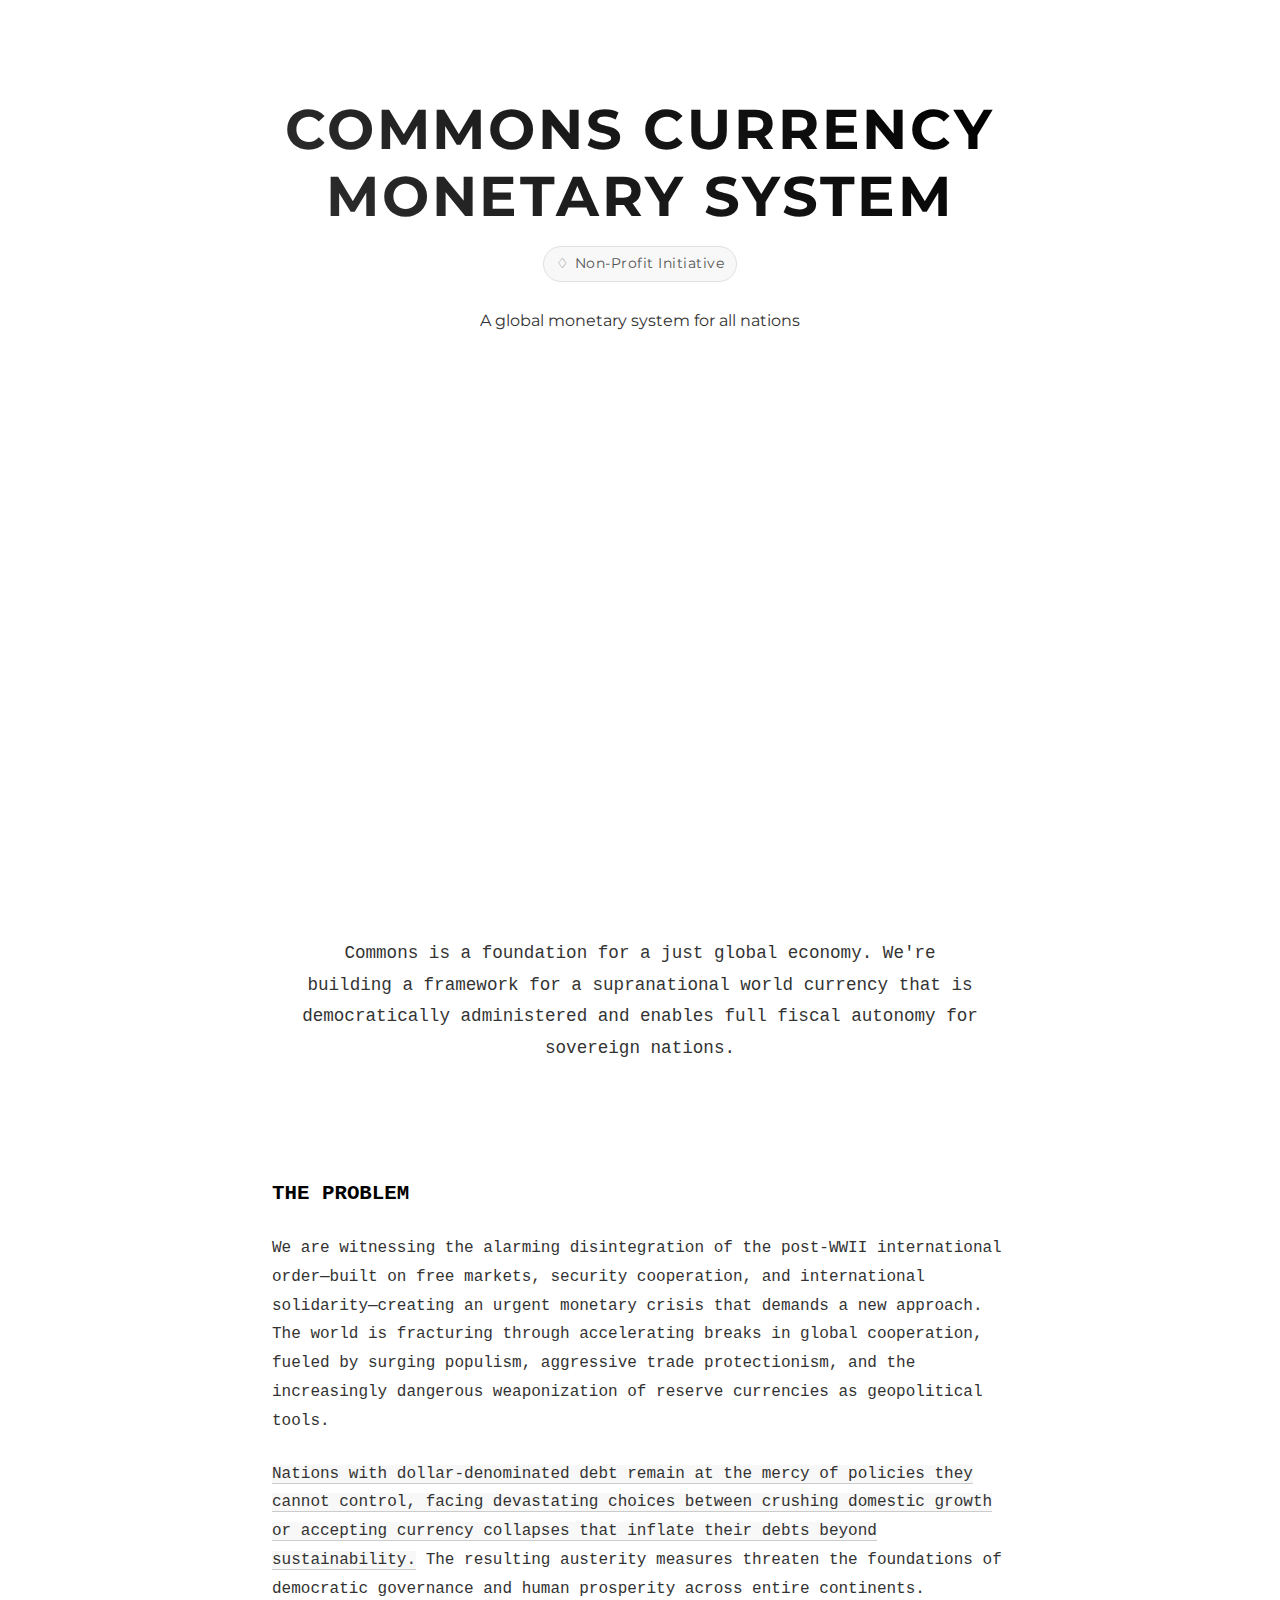
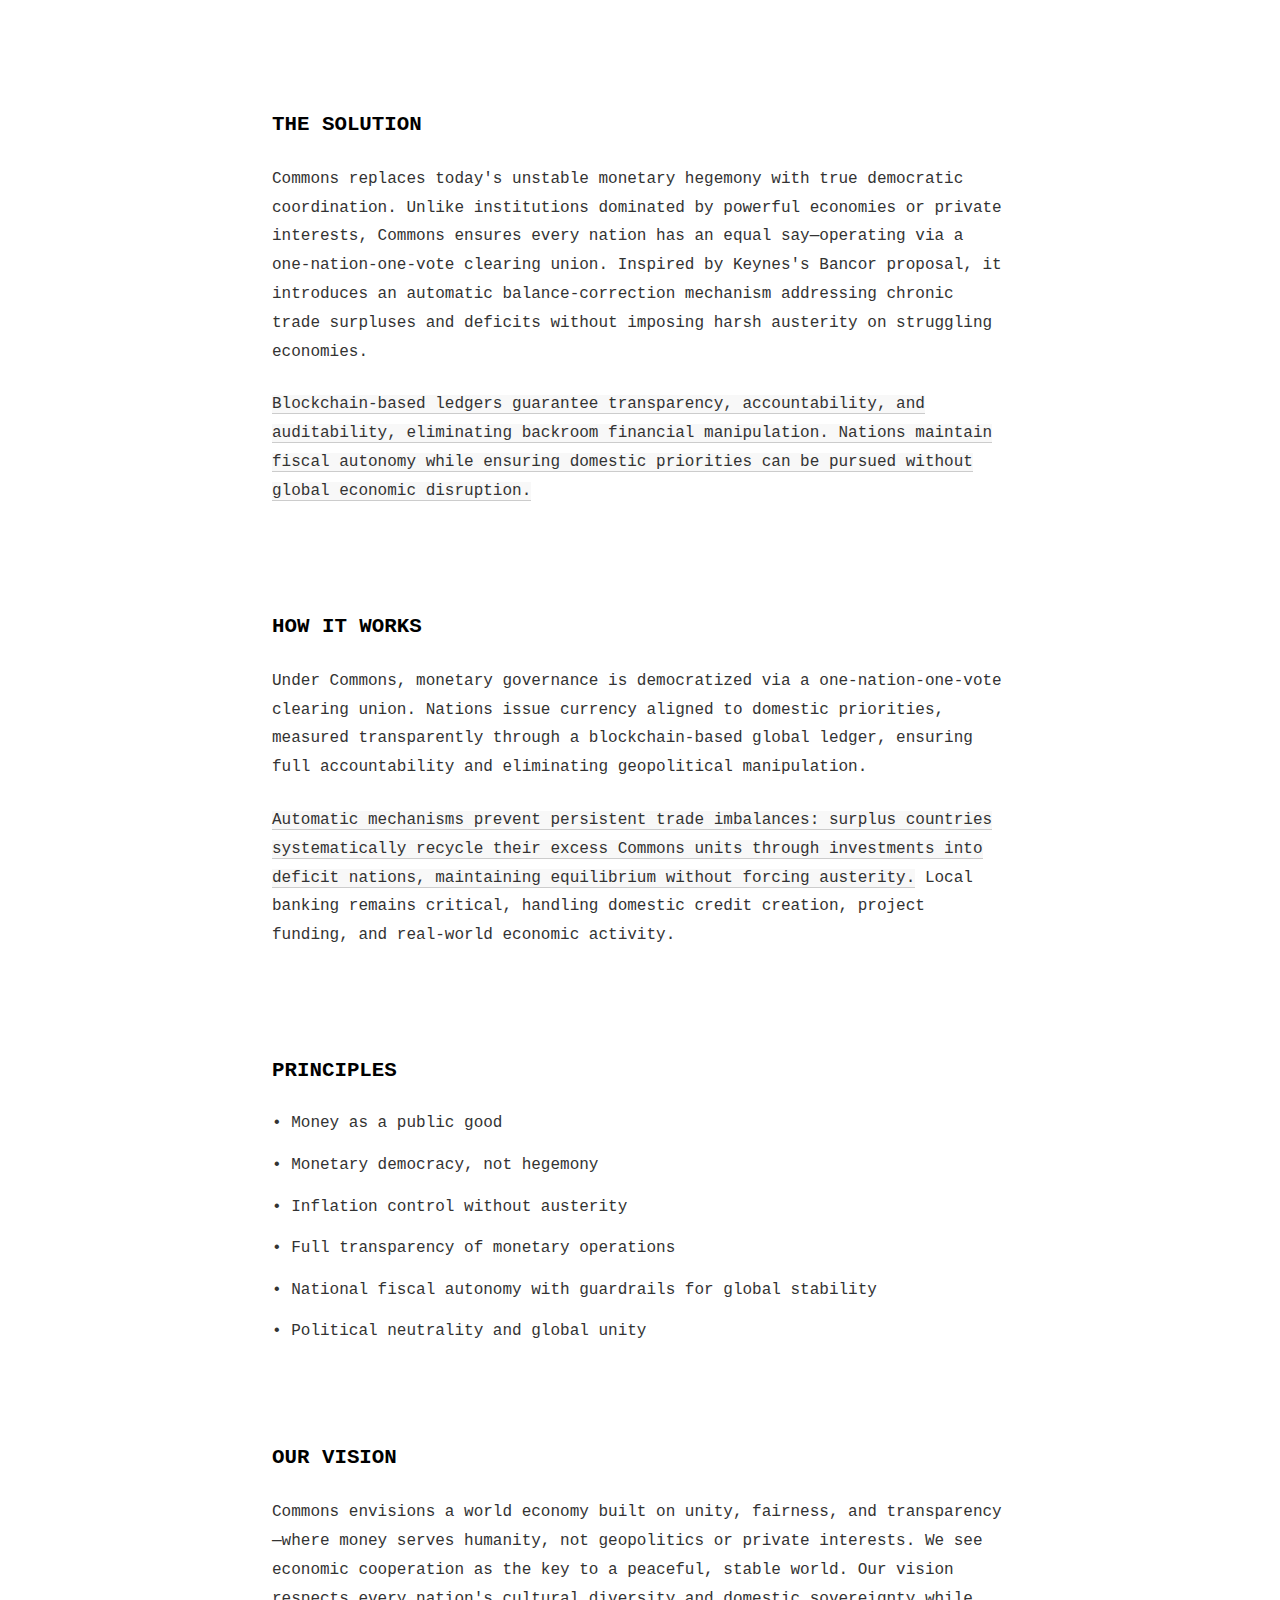
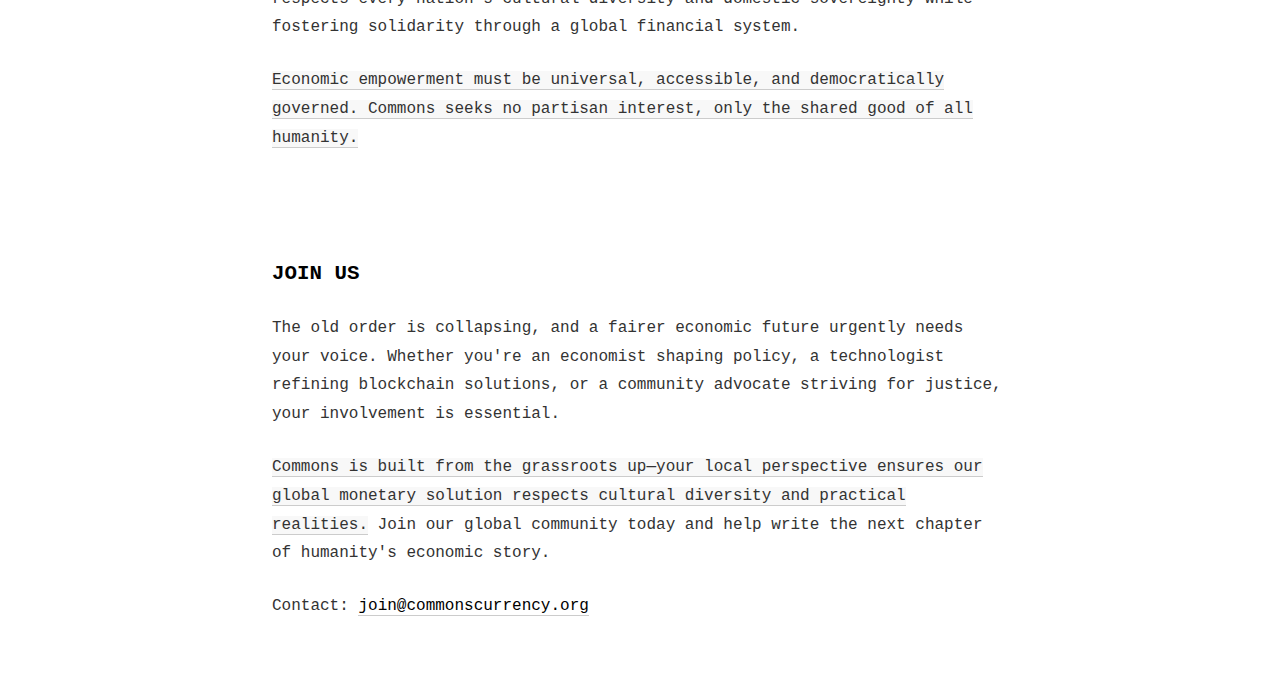
<file: index.html>
<!DOCTYPE html>
<html lang="en">

<head>
  <meta charset="UTF-8">
  <meta name="viewport" content="width=device-width, initial-scale=1.0">
  <title>Commons Currency Monetary System | A Global Monetary Initiative</title>

  <!-- SEO Meta Tags -->
  <meta name="title" content="Commons Currency Monetary System | A Global Monetary Initiative">
  <meta name="description"
    content="A non-profit initiative building a democratically governed global currency with fiscal autonomy for sovereign nations. Join our mission for a more equitable monetary system.">
  <meta name="author" content="Commons Currency Initiative">
  <meta name="keywords"
    content="global currency, democratic governance, fiscal autonomy, monetary system, non-profit, international finance, world currency, global economy, commons currency, bancor, keynes">
  <meta name="robots" content="index, follow">
  <meta name="language" content="English">
  <meta name="revisit-after" content="7 days">
  <meta http-equiv="Content-Type" content="text/html; charset=utf-8">
  <link rel="canonical" href="https://commonscurrency.org/">

  <!-- Open Graph / Facebook / WhatsApp / Instagram -->
  <meta property="og:type" content="website">
  <meta property="og:url" content="https://commonscurrency.org/">
  <meta property="og:title" content="Commons Currency Monetary System | A Global Monetary Initiative">
  <meta property="og:description"
    content="A non-profit initiative building a democratically governed global currency with fiscal autonomy for sovereign nations.">
  <meta property="og:image" content="https://commonscurrency.org/favicon.png">
  <meta property="og:site_name" content="Commons Currency">
  <meta property="og:locale" content="en_US">

  <!-- Twitter -->
  <meta property="twitter:card" content="summary_large_image">
  <meta property="twitter:url" content="https://commonscurrency.org/">
  <meta property="twitter:title" content="Commons Currency Monetary System | A Global Monetary Initiative">
  <meta property="twitter:description"
    content="A non-profit initiative building a democratically governed global currency with fiscal autonomy for sovereign nations.">
  <meta property="twitter:image" content="https://commonscurrency.org/favicon.png">
  <meta name="twitter:creator" content="@CommonsCurrency">

  <!-- LinkedIn -->
  <meta property="linkedin:card" content="summary_large_image">
  <meta property="linkedin:title" content="Commons Currency Monetary System | A Global Monetary Initiative">
  <meta property="linkedin:description"
    content="A non-profit initiative building a democratically governed global currency with fiscal autonomy for sovereign nations.">
  <meta property="linkedin:image" content="https://commonscurrency.org/favicon.png">

  <!-- Favicon -->
  <link rel="icon" type="image/png" href="favicon.png">
  <link rel="apple-touch-icon" href="favicon.png">
  <link rel="shortcut icon" href="favicon.png">

  <!-- Mobile Specific -->
  <meta name="apple-mobile-web-app-capable" content="yes">
  <meta name="apple-mobile-web-app-status-bar-style" content="black-translucent">
  <meta name="apple-mobile-web-app-title" content="Commons Currency">
  <meta name="application-name" content="Commons Currency">
  <meta name="format-detection" content="telephone=no">
  <meta name="theme-color" content="#ffffff">

  <!-- Structured Data / Schema.org -->
  <script type="application/ld+json">
    {
      "@context": "https://schema.org",
      "@type": "Organization",
      "name": "Commons Currency",
      "url": "https://commonscurrency.org",
      "logo": "https://commonscurrency.org/favicon.png",
      "description": "A non-profit initiative building a democratically governed global currency with fiscal autonomy for sovereign nations.",
      "sameAs": [
        "https://twitter.com/CommonsCurrency",
        "https://linkedin.com/company/commons-currency",
        "https://facebook.com/CommonsCurrency"
      ],
      "contactPoint": {
        "@type": "ContactPoint",
        "email": "join@commonscurrency.org",
        "contactType": "customer support"
      }
    }
  </script>

  <!-- Structured Data for WebPage -->
  <script type="application/ld+json">
    {
      "@context": "https://schema.org",
      "@type": "WebPage",
      "name": "Commons Currency Monetary System",
      "description": "A non-profit initiative building a democratically governed global currency with fiscal autonomy for sovereign nations.",
      "publisher": {
        "@type": "Organization",
        "name": "Commons Currency"
      },
      "inLanguage": "en-US"
    }
  </script>

  <!-- Fonts -->
  <link rel="preconnect" href="https://fonts.googleapis.com">
  <link rel="preconnect" href="https://fonts.gstatic.com" crossorigin>
  <link href="https://fonts.googleapis.com/css2?family=Montserrat:wght@300;700&display=swap" rel="stylesheet">

  <!-- Styles for Globe -->
  <style>
    #chartdiv {
      width: 100%;
      height: 500px;
      max-width: 100%;
      margin: 0 auto;
      touch-action: none;
      /* Prevents touch events from triggering default behavior */
      pointer-events: none;
      /* Disables pointer events on mobile */
    }

    /* Re-enable pointer events on desktop */
    @media (min-width: 769px) {
      #chartdiv {
        pointer-events: auto;
      }
    }
  </style>

  <!-- Resources for Globe -->
  <script src="https://cdn.amcharts.com/lib/5/index.js"></script>
  <script src="https://cdn.amcharts.com/lib/5/map.js"></script>
  <script src="https://cdn.amcharts.com/lib/5/geodata/worldLow.js"></script>
  <script src="https://cdn.amcharts.com/lib/5/themes/Animated.js"></script>

  <style>
    * {
      margin: 0;
      padding: 0;
      box-sizing: border-box;
    }

    body {
      font-family: 'Courier New', sans-serif;
      line-height: 1.6;
      color: #333;
      background-color: white;
      padding: 0;
      max-width: 800px;
      margin: 0 auto;
    }

    .container {
      width: 100%;
      padding: 0 2rem;
    }

    header {
      text-align: center;
      padding: 6rem 0 3rem;
    }

    .title {
      font-family: 'Montserrat', sans-serif;
      font-weight: 700;
      font-size: 3.5rem;
      text-transform: uppercase;
      letter-spacing: 0.05em;
      color: transparent;
      background: linear-gradient(45deg, #333, #000);
      -webkit-background-clip: text;
      background-clip: text;
      margin-bottom: 1rem;
      line-height: 1.2;
      animation: gradientShift 8s ease infinite;
      text-shadow: 0 0 1px rgba(0, 0, 0, 0.05);
    }

    .nonprofit-badge {
      display: inline-block;
      background-color: #f8f8f8;
      border: 1px solid #e0e0e0;
      border-radius: 20px;
      padding: 6px 12px;
      margin: 0 auto 15px;
      font-size: 0.85rem;
      font-family: 'Montserrat', sans-serif;
      color: #555;
      letter-spacing: 0.5px;
    }

    .nonprofit-badge::before {
      content: "♢";
      margin-right: 5px;
      color: #777;
    }

    .multilingual {
      text-align: center;
      padding: 10px 0;
      overflow: hidden;
      height: 35px;
      margin: 0 auto 10px;
      font-family: 'Montserrat', sans-serif;
      position: relative;
    }

    .multilingual p {
      margin: 0;
      font-size: 1rem;
      position: absolute;
      width: 100%;
      text-align: center;
      opacity: 0;
      transform: translateY(20px);
      transition: opacity 0.5s, transform 0.5s;
    }

    .multilingual p.active {
      opacity: 1;
      transform: translateY(0);
    }

    .globe-section {
      margin: 0 auto 3rem;
      position: relative;
      max-width: 680px;
    }

    .intro-text {
      text-align: center;
      margin: 2rem auto 4rem;
      max-width: 680px;
      font-size: 1.1rem;
      line-height: 1.8;
    }

    @keyframes gradientShift {
      0% {
        background-position: 0% 50%;
      }

      50% {
        background-position: 100% 50%;
      }

      100% {
        background-position: 0% 50%;
      }
    }

    h2 {
      font-family: 'Courier New', sans-serif;
      font-weight: bold;
      font-size: 1.3rem;
      color: #000;
      margin: 2rem 0 1rem;
      padding-bottom: 0.5rem;
      text-transform: uppercase;
    }

    p {
      margin-bottom: 1.5rem;
      font-size: 1rem;
      line-height: 1.8;
    }

    .highlight {
      display: inline;
      background-color: #f8f8f8;
      border-bottom: 1px solid #ccc;
      font-weight: 500;
    }

    section {
      padding: 1rem 0;
      margin-bottom: 1rem;
    }

    ul {
      list-style-type: none;
      margin: 1rem 0;
    }

    li {
      margin-bottom: 1rem;
      line-height: 1.6;
    }

    /* Mobile optimizations */
    @media (max-width: 768px) {
      .container {
        padding: 0 1.5rem;
      }

      header {
        padding: 4rem 0 2rem;
      }

      .title {
        font-size: 2.5rem;
      }

      h2 {
        font-size: 1.5rem;
      }

      #chartdiv {
        height: 350px;
      }

      .globe-section {
        margin-bottom: 2rem;
      }

      .intro-text {
        margin: 1rem auto 3rem;
        font-size: 1rem;
      }
    }
  </style>

  <!-- Chart code for Globe -->
  <script>
    am5.ready(function () {
      // Create root element
      var root = am5.Root.new("chartdiv");

      // Set themes
      root.setThemes([
        am5themes_Animated.new(root)
      ]);

      // Detect if mobile device
      var isMobile = window.innerWidth < 769;

      // Create the map chart
      var chart = root.container.children.push(am5map.MapChart.new(root, {
        panX: isMobile ? "none" : "rotateX", // Disable pan on mobile
        panY: isMobile ? "none" : "rotateY", // Disable pan on mobile
        projection: am5map.geoOrthographic(),
        paddingBottom: 20,
        paddingTop: 20,
        paddingLeft: 20,
        paddingRight: 20
      }));

      // Create main polygon series for countries
      var polygonSeries = chart.series.push(am5map.MapPolygonSeries.new(root, {
        geoJSON: am5geodata_worldLow
      }));

      polygonSeries.mapPolygons.template.setAll({
        tooltipText: "{name}",
        toggleKey: "active",
        interactive: !isMobile // Disable interaction on mobile
      });

      polygonSeries.mapPolygons.template.states.create("hover", {
        fill: root.interfaceColors.get("primaryButtonHover")
      });

      // Create series for background fill
      var backgroundSeries = chart.series.push(am5map.MapPolygonSeries.new(root, {}));
      backgroundSeries.mapPolygons.template.setAll({
        fill: root.interfaceColors.get("alternativeBackground"),
        fillOpacity: 0.1,
        strokeOpacity: 0
      });
      backgroundSeries.data.push({
        geometry: am5map.getGeoRectangle(90, 180, -90, -180)
      });

      // Create graticule series
      var graticuleSeries = chart.series.push(am5map.GraticuleSeries.new(root, {}));
      graticuleSeries.mapLines.template.setAll({ strokeOpacity: 0.1, stroke: root.interfaceColors.get("alternativeBackground") })

      // Rotate animation
      chart.animate({
        key: "rotationX",
        from: 0,
        to: 360,
        duration: 30000,
        loops: Infinity
      });

      // Make stuff animate on load
      chart.appear(1000, 100);

      // Handle window resize
      window.addEventListener('resize', function () {
        var isMobile = window.innerWidth < 769;

        // Update chart configuration for mobile/desktop
        chart.set("panX", isMobile ? "none" : "rotateX");
        chart.set("panY", isMobile ? "none" : "rotateY");

        // Update polygon interaction
        polygonSeries.mapPolygons.template.set("interactive", !isMobile);
      });
    }); // end am5.ready()
  </script>
</head>

<body>
  <div class="container">
    <header>
      <h1 class="title">Commons Currency Monetary System</h1>
      <div class="nonprofit-badge">Non-Profit Initiative</div>
      <div class="multilingual" id="multilingual">
        <p class="active">A global monetary system for all nations</p>
        <p>Un sistema monetario global para todas las naciones (Spanish)</p>
        <p>适用于所有国家的全球货币体系 (Chinese/Mandarin)</p>
        <p>सभी देशों के लिए एक वैश्विक मौद्रिक प्रणाली (Hindi)</p>
        <p>نظام نقدي عالمي لجميع الدول (Arabic)</p>
        <p>Um sistema monetário global para todas as nações (Portuguese)</p>
        <p>Глобальная валютная система для всех стран (Russian)</p>
        <p>すべての国のためのグローバル通貨システム (Japanese)</p>
        <p>Un système monétaire mondial pour toutes les nations (French)</p>
        <p>Sebuah sistem moneter global untuk semua negara (Indonesian)</p>
        <p>Một hệ thống tiền tệ toàn cầu cho tất cả các quốc gia (Vietnamese)</p>
        <p>모든 국가를 위한 글로벌 통화 시스템 (Korean)</p>
        <p>Ein globales Währungssystem für alle Nationen (German)</p>
        <p>Küresel bir para sistemi tüm uluslar için (Turkish)</p>
        <p>Un sistema monetario globale per tutte le nazioni (Italian)</p>
        <p>Sistem monetar global pentru toate națiunile (Romanian)</p>
        <p>Globalni monetarni sistem za sve nacije (Serbian/Croatian)</p>
        <p>Globalny system walutowy dla wszystkich narodów (Polish)</p>
        <p>ระบบการเงินระดับโลกสำหรับทุกประเทศ (Thai)</p>
        <p>Система глобальної валюти для всіх націй (Ukrainian)</p>
        <p>Globális pénzügyi rendszer minden nemzet számára (Hungarian)</p>
        <p>גלאבאלע געלט סיסטעם פֿאַר אַלע נאַציאָנען (Yiddish)</p>
        <p>Mfumo wa fedha wa kimataifa kwa mataifa yote (Swahili)</p>
        <p>Sistemang pananalapi sa buong mundo para sa lahat ng bansa (Filipino)</p>
        <p>Hệ thống tiền tệ toàn cầu cho tất cả các quốc gia (Vietnamese)</p>
      </div>
    </header>

    <!-- Globe visualization -->
    <div class="globe-section">
      <div id="chartdiv"></div>
    </div>

    <p class="intro-text">Commons is a foundation for a just global economy. We're building a framework for a
      supranational world currency that is democratically administered and enables full fiscal autonomy for sovereign
      nations.</p>

    <section>
      <h2>The Problem</h2>
      <p>We are witnessing the alarming disintegration of the post-WWII international order—built on free markets,
        security cooperation, and international solidarity—creating an urgent monetary crisis that demands a new
        approach. The world is fracturing through accelerating breaks in global cooperation, fueled by surging populism,
        aggressive trade protectionism, and the increasingly dangerous weaponization of reserve currencies as
        geopolitical tools.</p>
      <p><span class="highlight">Nations with dollar-denominated debt remain at the mercy of policies they cannot
          control, facing devastating choices between crushing domestic growth or accepting currency collapses that
          inflate their debts beyond sustainability.</span> The resulting austerity measures threaten the foundations of
        democratic governance and human prosperity across entire continents.</p>
    </section>

    <section>
      <h2>The Solution</h2>
      <p>Commons replaces today's unstable monetary hegemony with true democratic coordination. Unlike institutions
        dominated by powerful economies or private interests, Commons ensures every nation has an equal say—operating
        via a one-nation-one-vote clearing union. Inspired by Keynes's Bancor proposal, it introduces an automatic
        balance-correction mechanism addressing chronic trade surpluses and deficits without imposing harsh austerity on
        struggling economies.</p>
      <p><span class="highlight">Blockchain-based ledgers guarantee transparency, accountability, and auditability,
          eliminating backroom financial manipulation. Nations maintain fiscal autonomy while ensuring domestic
          priorities can be pursued without global economic disruption.</span></p>
    </section>

    <section>
      <h2>How It Works</h2>
      <p>Under Commons, monetary governance is democratized via a one-nation-one-vote clearing union. Nations issue
        currency aligned to domestic priorities, measured transparently through a blockchain-based global ledger,
        ensuring full accountability and eliminating geopolitical manipulation.</p>
      <p><span class="highlight">Automatic mechanisms prevent persistent trade imbalances: surplus countries
          systematically recycle their excess Commons units through investments into deficit nations, maintaining
          equilibrium without forcing austerity.</span> Local banking remains critical, handling domestic credit
        creation, project funding, and real-world economic activity.</p>
    </section>

    <section>
      <h2>Principles</h2>
      <ul>
        <li>• Money as a public good</li>
        <li>• Monetary democracy, not hegemony</li>
        <li>• Inflation control without austerity</li>
        <li>• Full transparency of monetary operations</li>
        <li>• National fiscal autonomy with guardrails for global stability</li>
        <li>• Political neutrality and global unity</li>
      </ul>
    </section>

    <section>
      <h2>Our Vision</h2>
      <p>Commons envisions a world economy built on unity, fairness, and transparency—where money serves humanity, not
        geopolitics or private interests. We see economic cooperation as the key to a peaceful, stable world. Our vision
        respects every nation's cultural diversity and domestic sovereignty while fostering solidarity through a global
        financial system.</p>
      <p><span class="highlight">Economic empowerment must be universal, accessible, and democratically governed.
          Commons seeks no partisan interest, only the shared good of all humanity.</span></p>
    </section>

    <section>
      <h2>Join Us</h2>
      <p>The old order is collapsing, and a fairer economic future urgently needs your voice. Whether you're an
        economist shaping policy, a technologist refining blockchain solutions, or a community advocate striving for
        justice, your involvement is essential.</p>
      <p><span class="highlight">Commons is built from the grassroots up—your local perspective ensures our global
          monetary solution respects cultural diversity and practical realities.</span> Join our global community today
        and help write the next chapter of humanity's economic story.</p>
      <p>Contact: <a href="mailto:join@commonscurrency.org"
          style="color: #000; text-decoration: none; border-bottom: 1px solid #ccc;">join@commonscurrency.org</a></p>
    </section>
  </div>

  <!-- Language rotation script -->
  <script>
    document.addEventListener('DOMContentLoaded', function () {
      const multilingualElement = document.getElementById('multilingual');
      const phrases = multilingualElement.querySelectorAll('p');
      let currentIndex = 0;

      function rotateLanguages() {
        // Remove active class from current phrase
        phrases[currentIndex].classList.remove('active');

        // Move to next phrase or back to first
        currentIndex = (currentIndex + 1) % phrases.length;

        // Add active class to new current phrase
        phrases[currentIndex].classList.add('active');
      }

      // Start rotation after a delay
      setInterval(rotateLanguages, 3000);
    });
  </script>
</body>

</html>
</file>
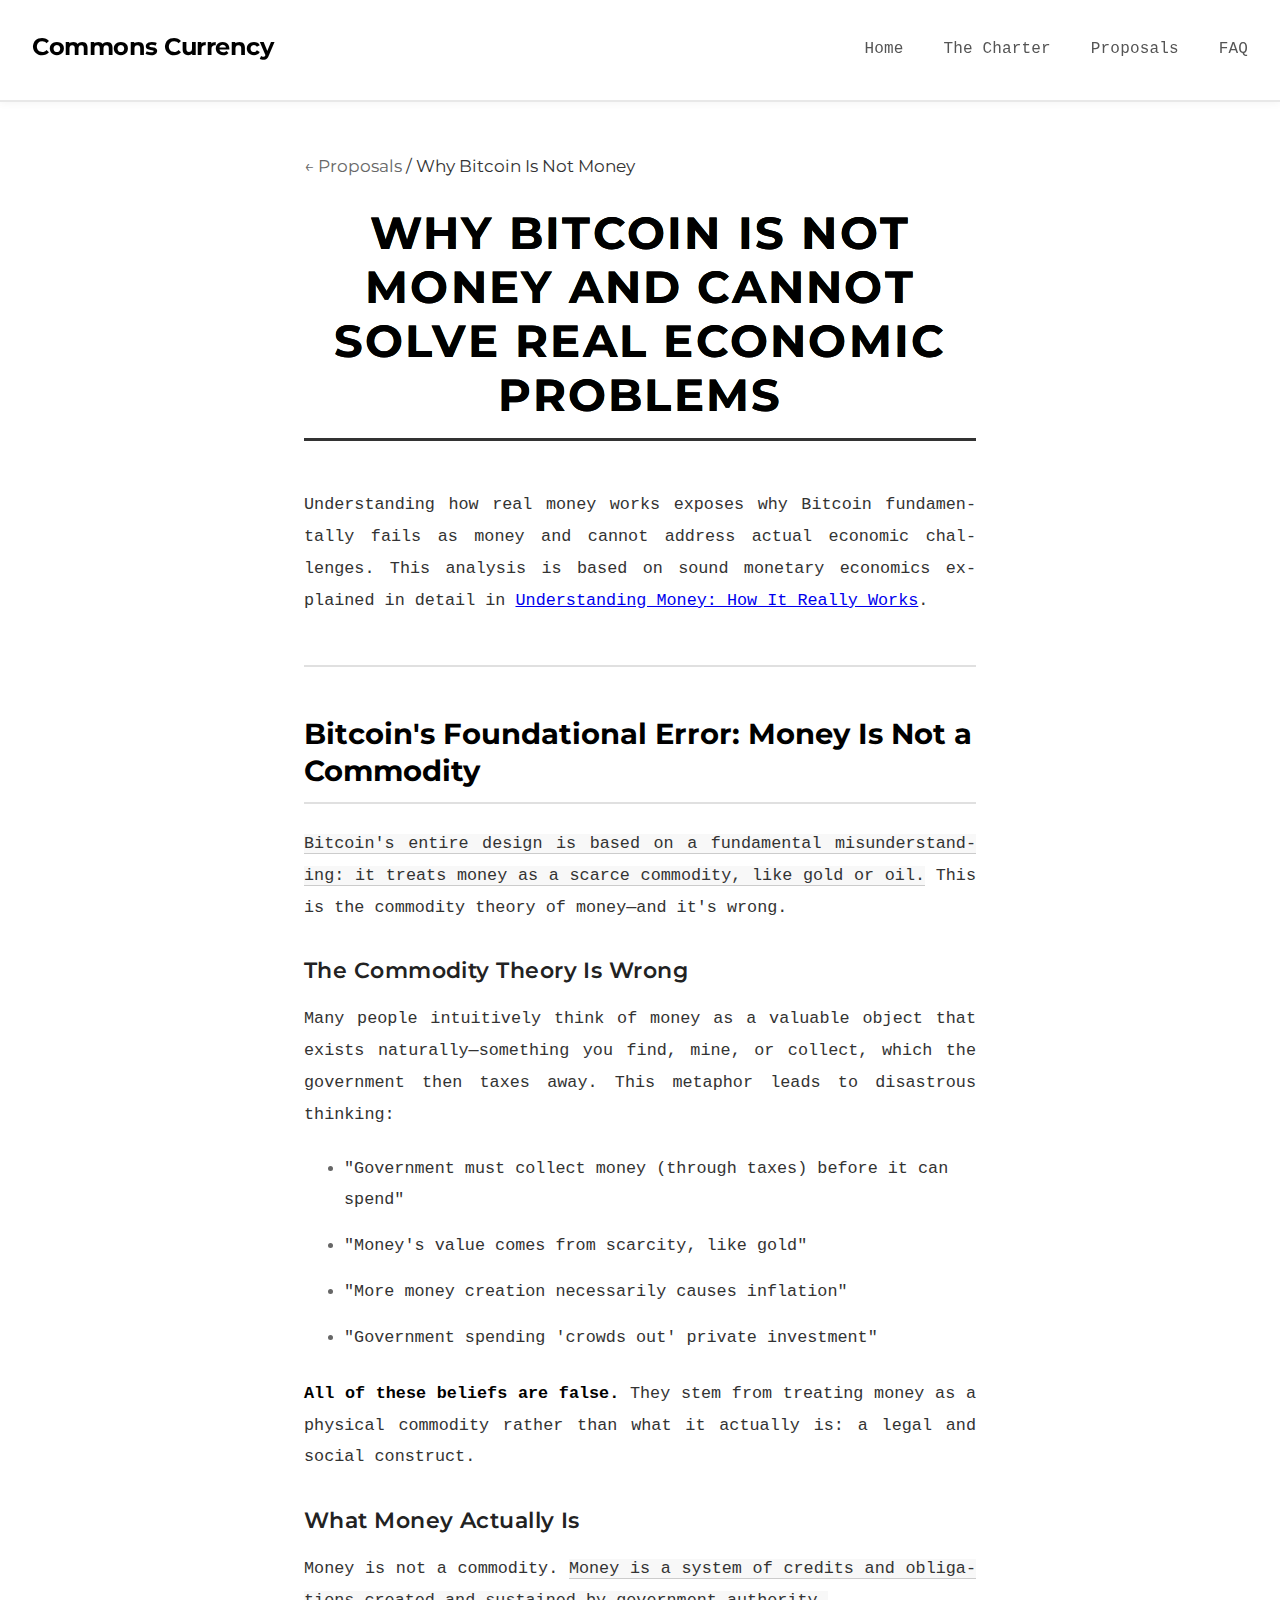
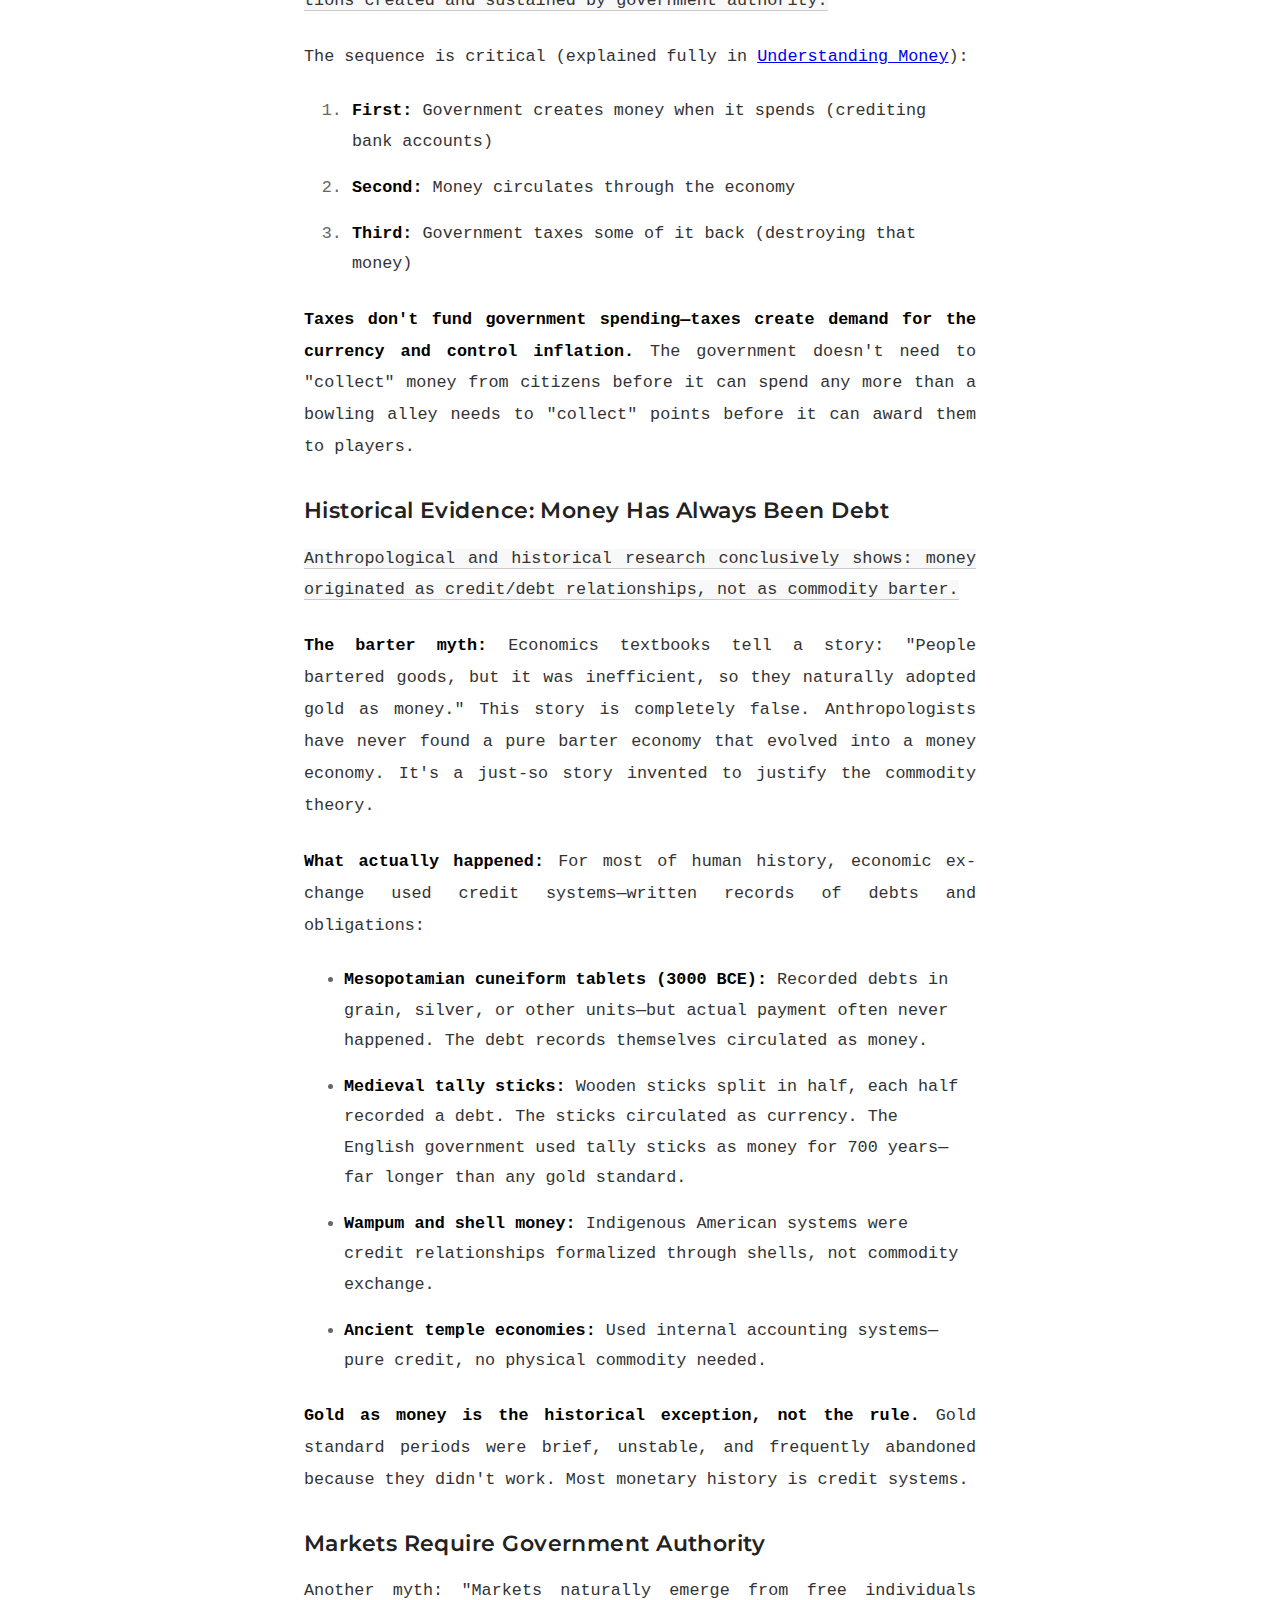
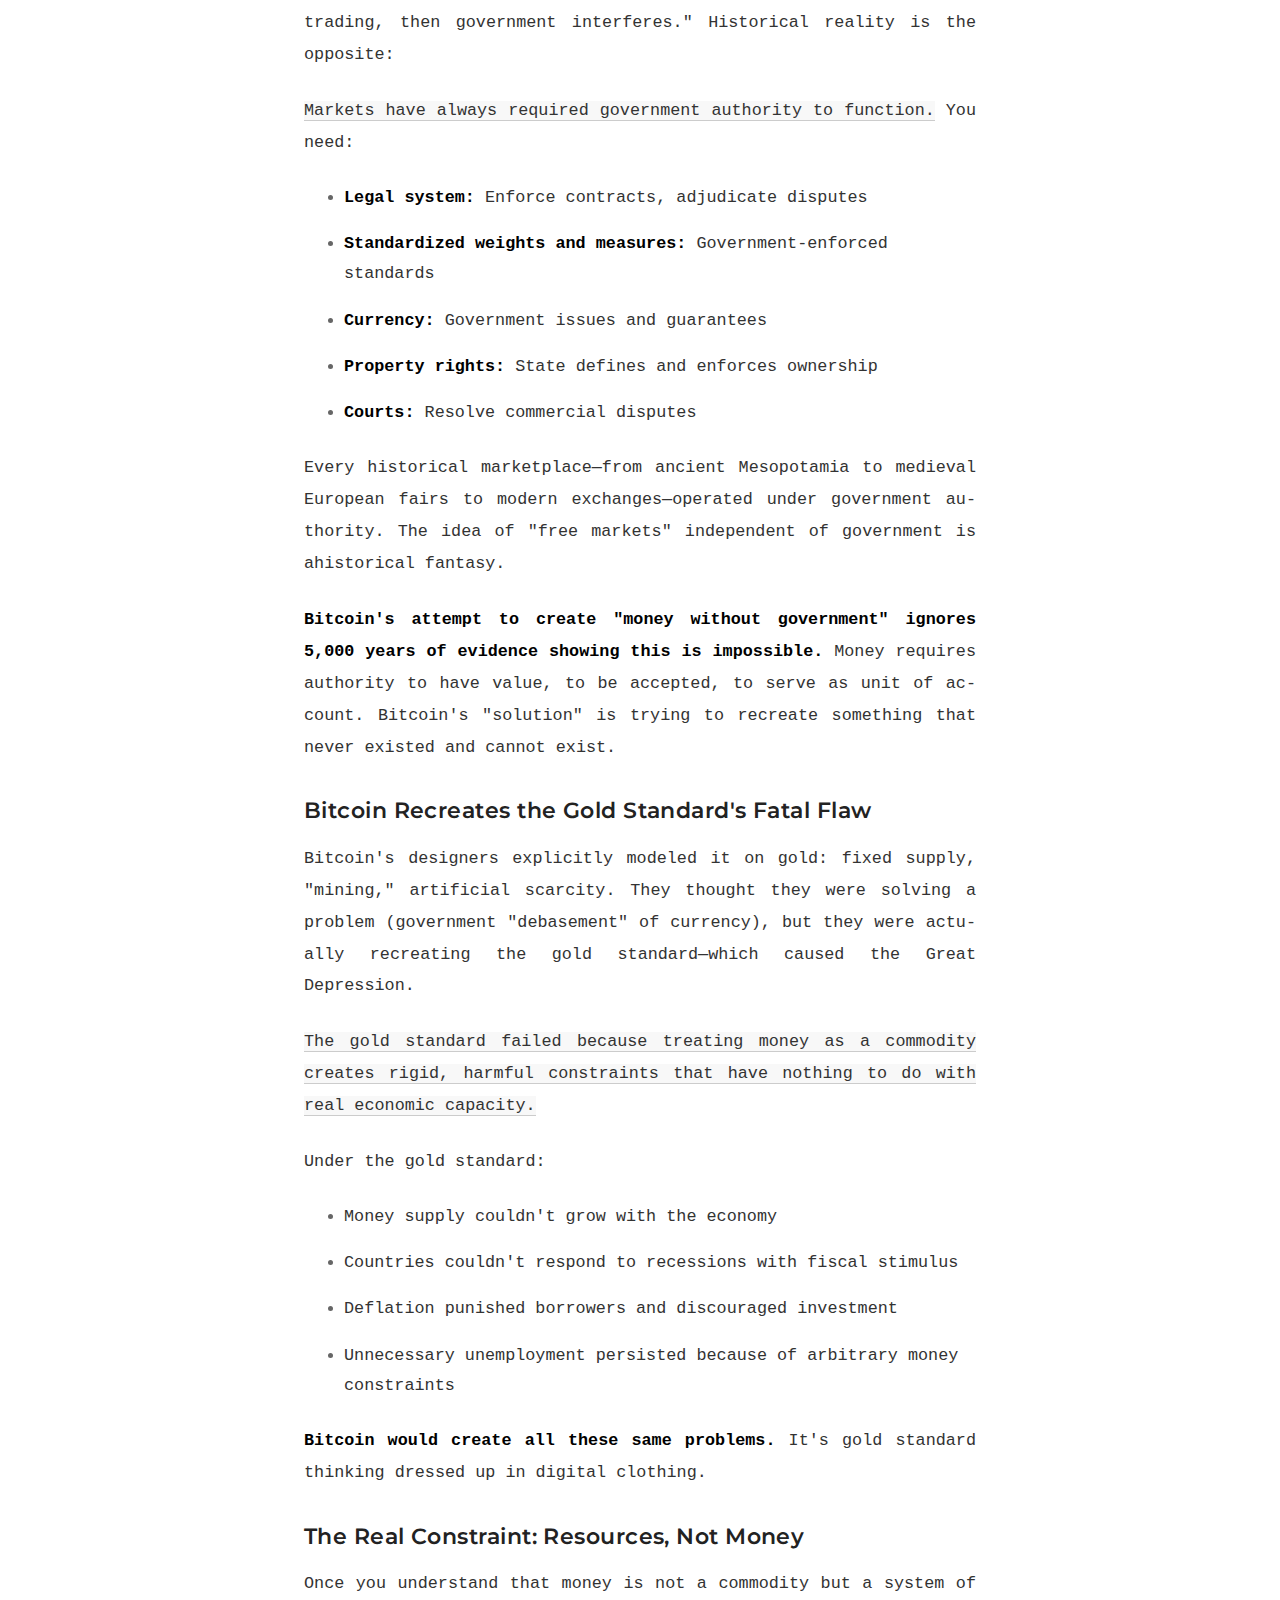
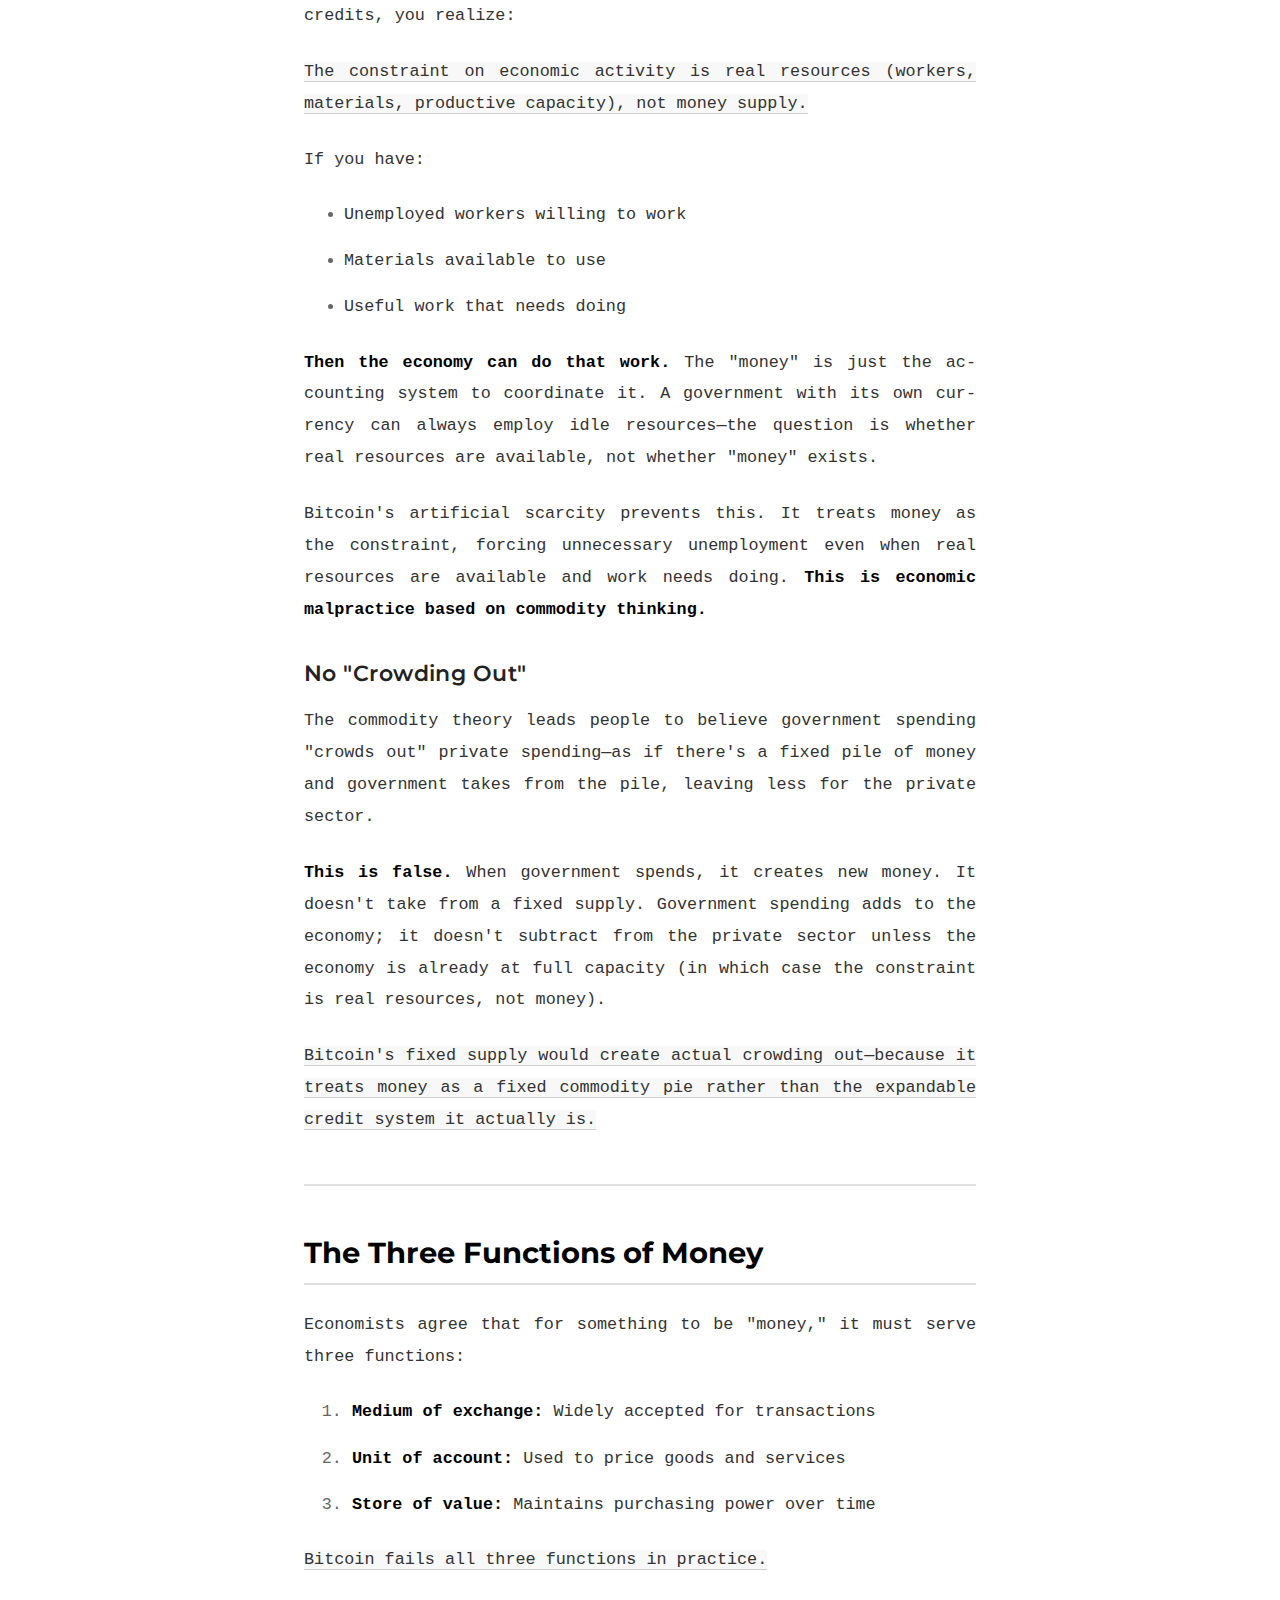
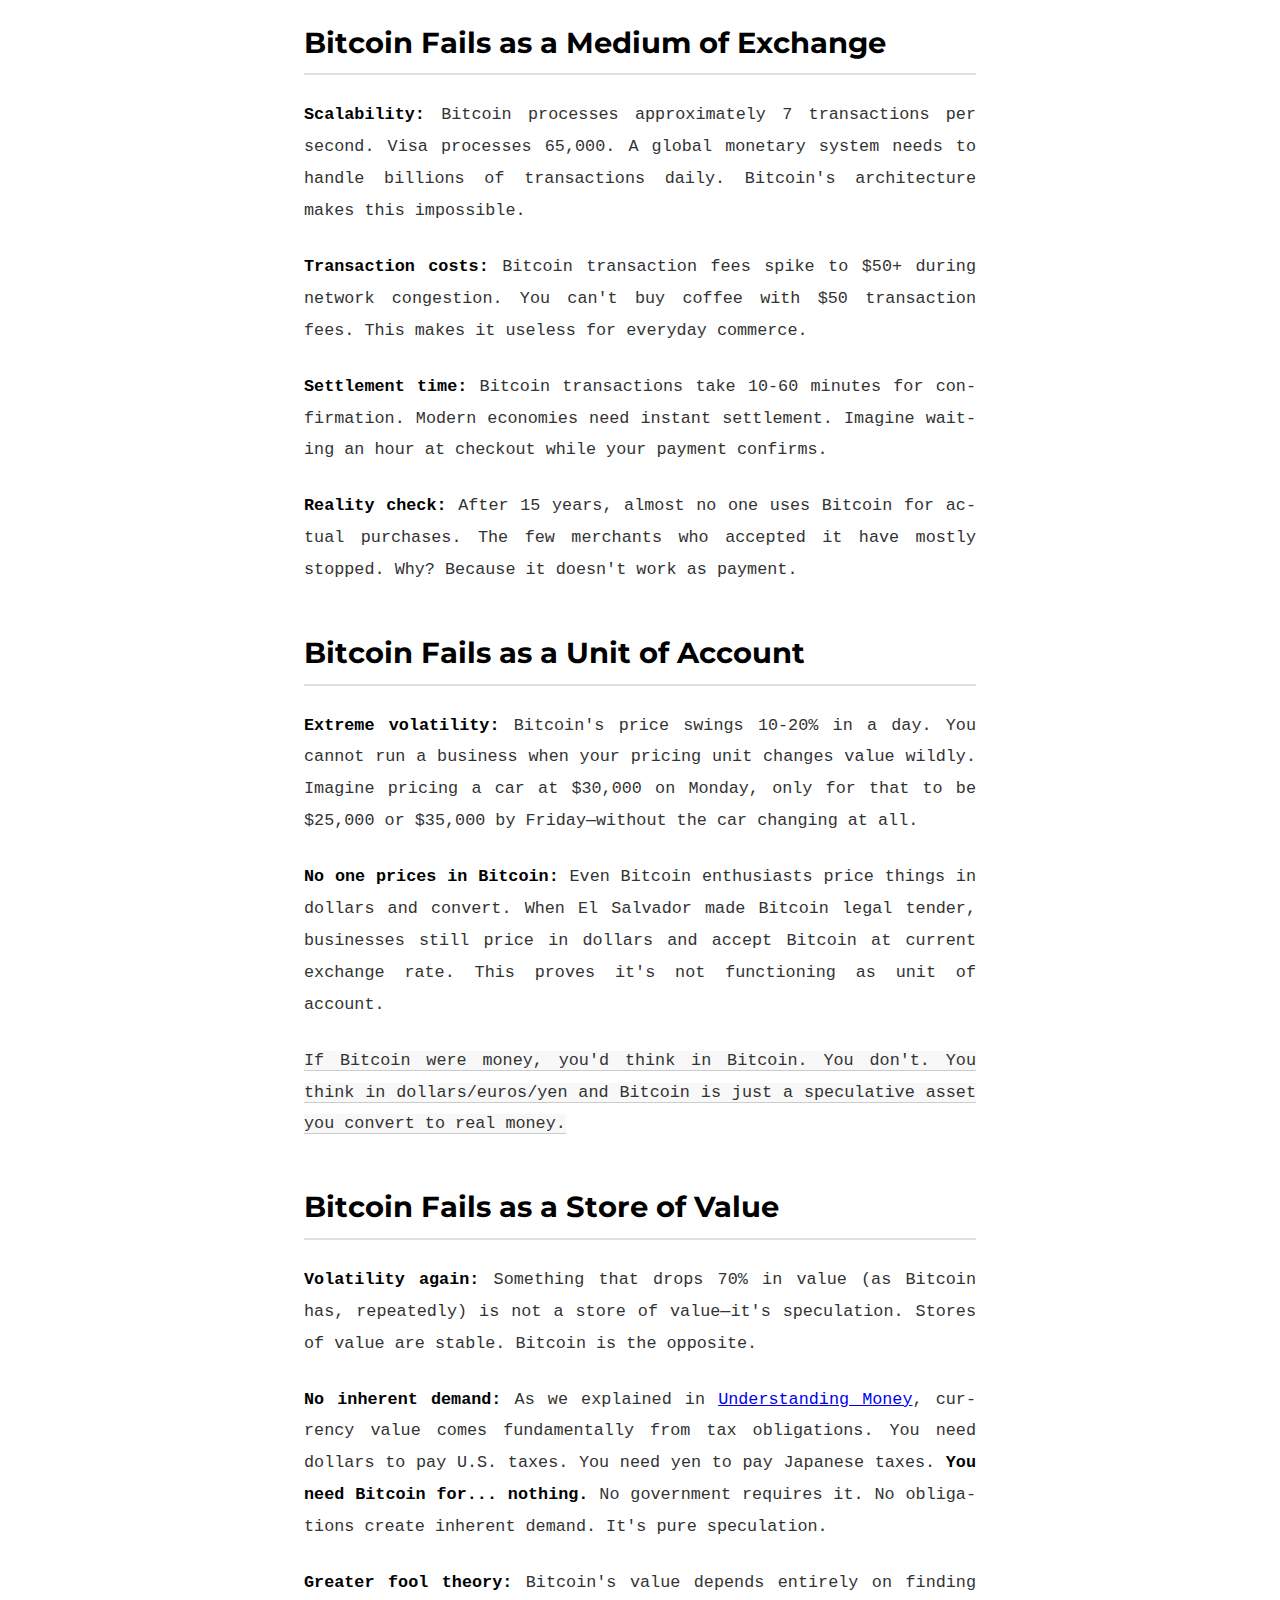
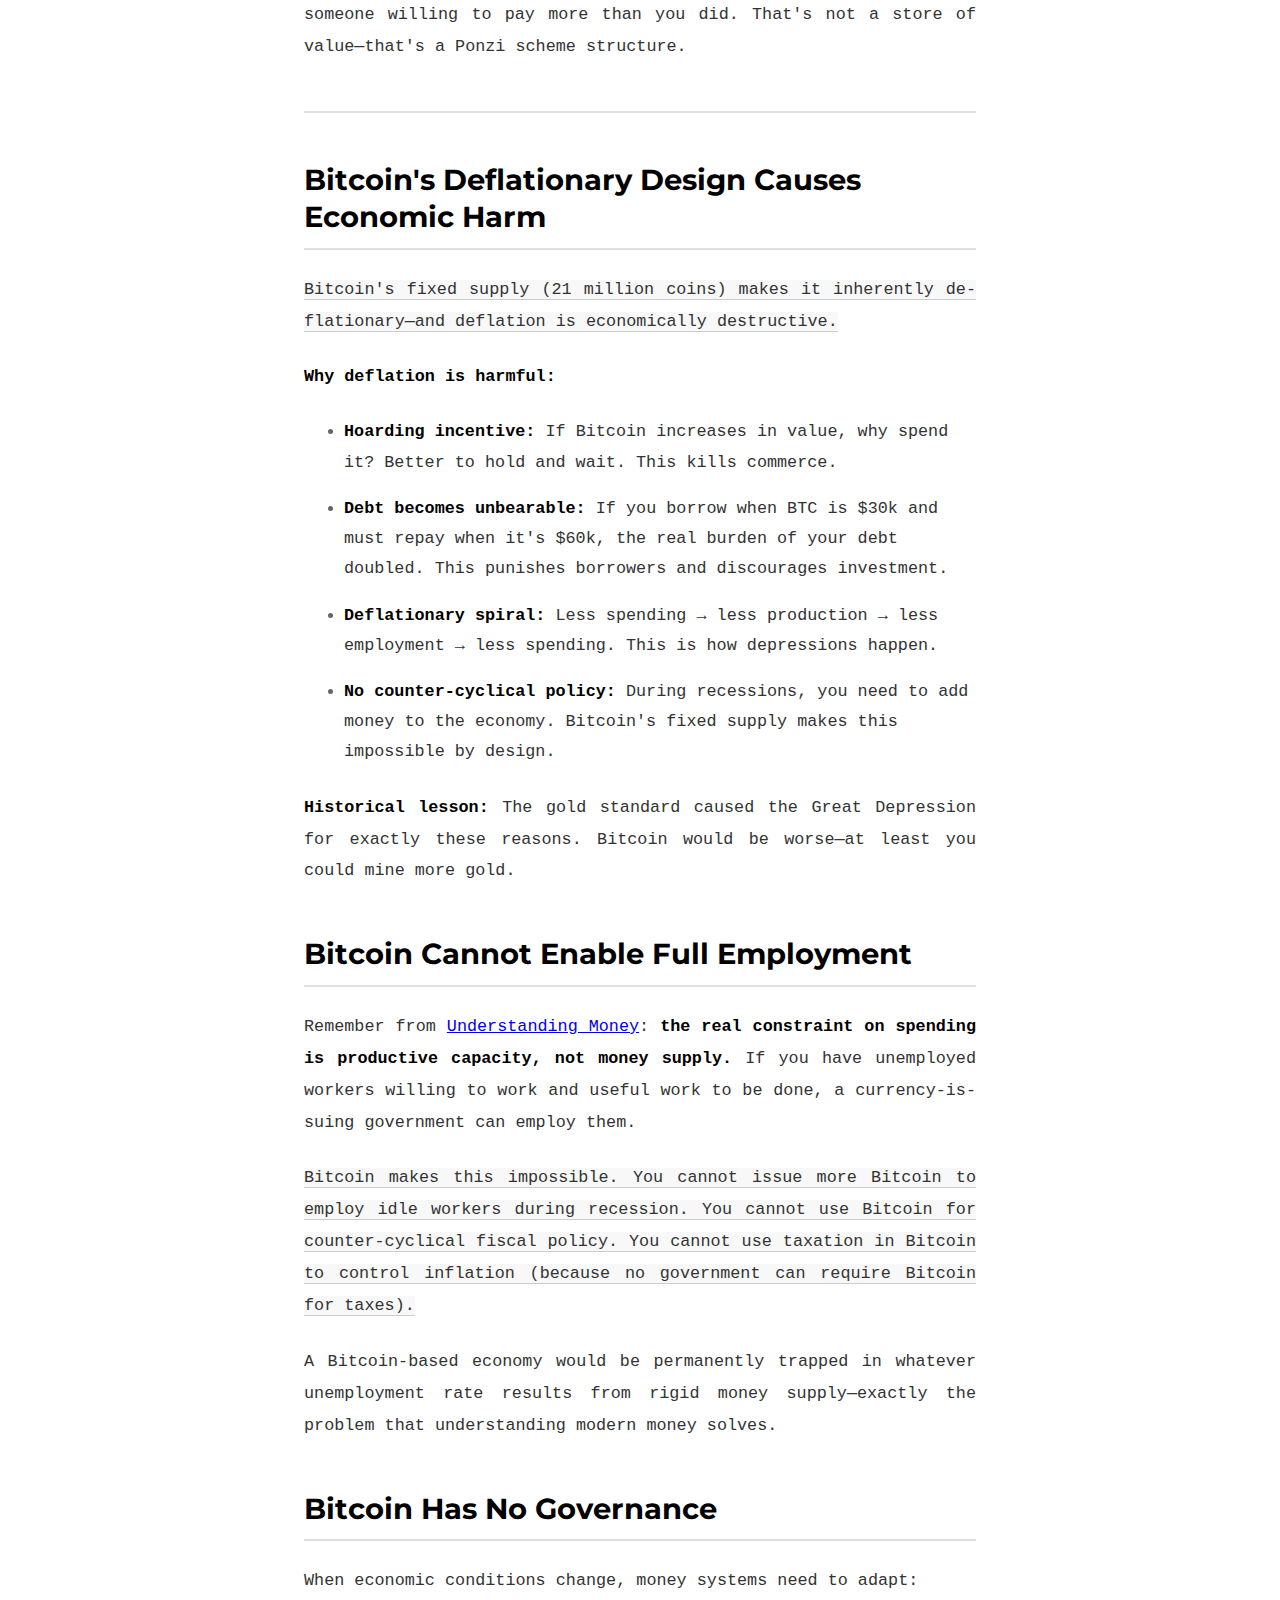
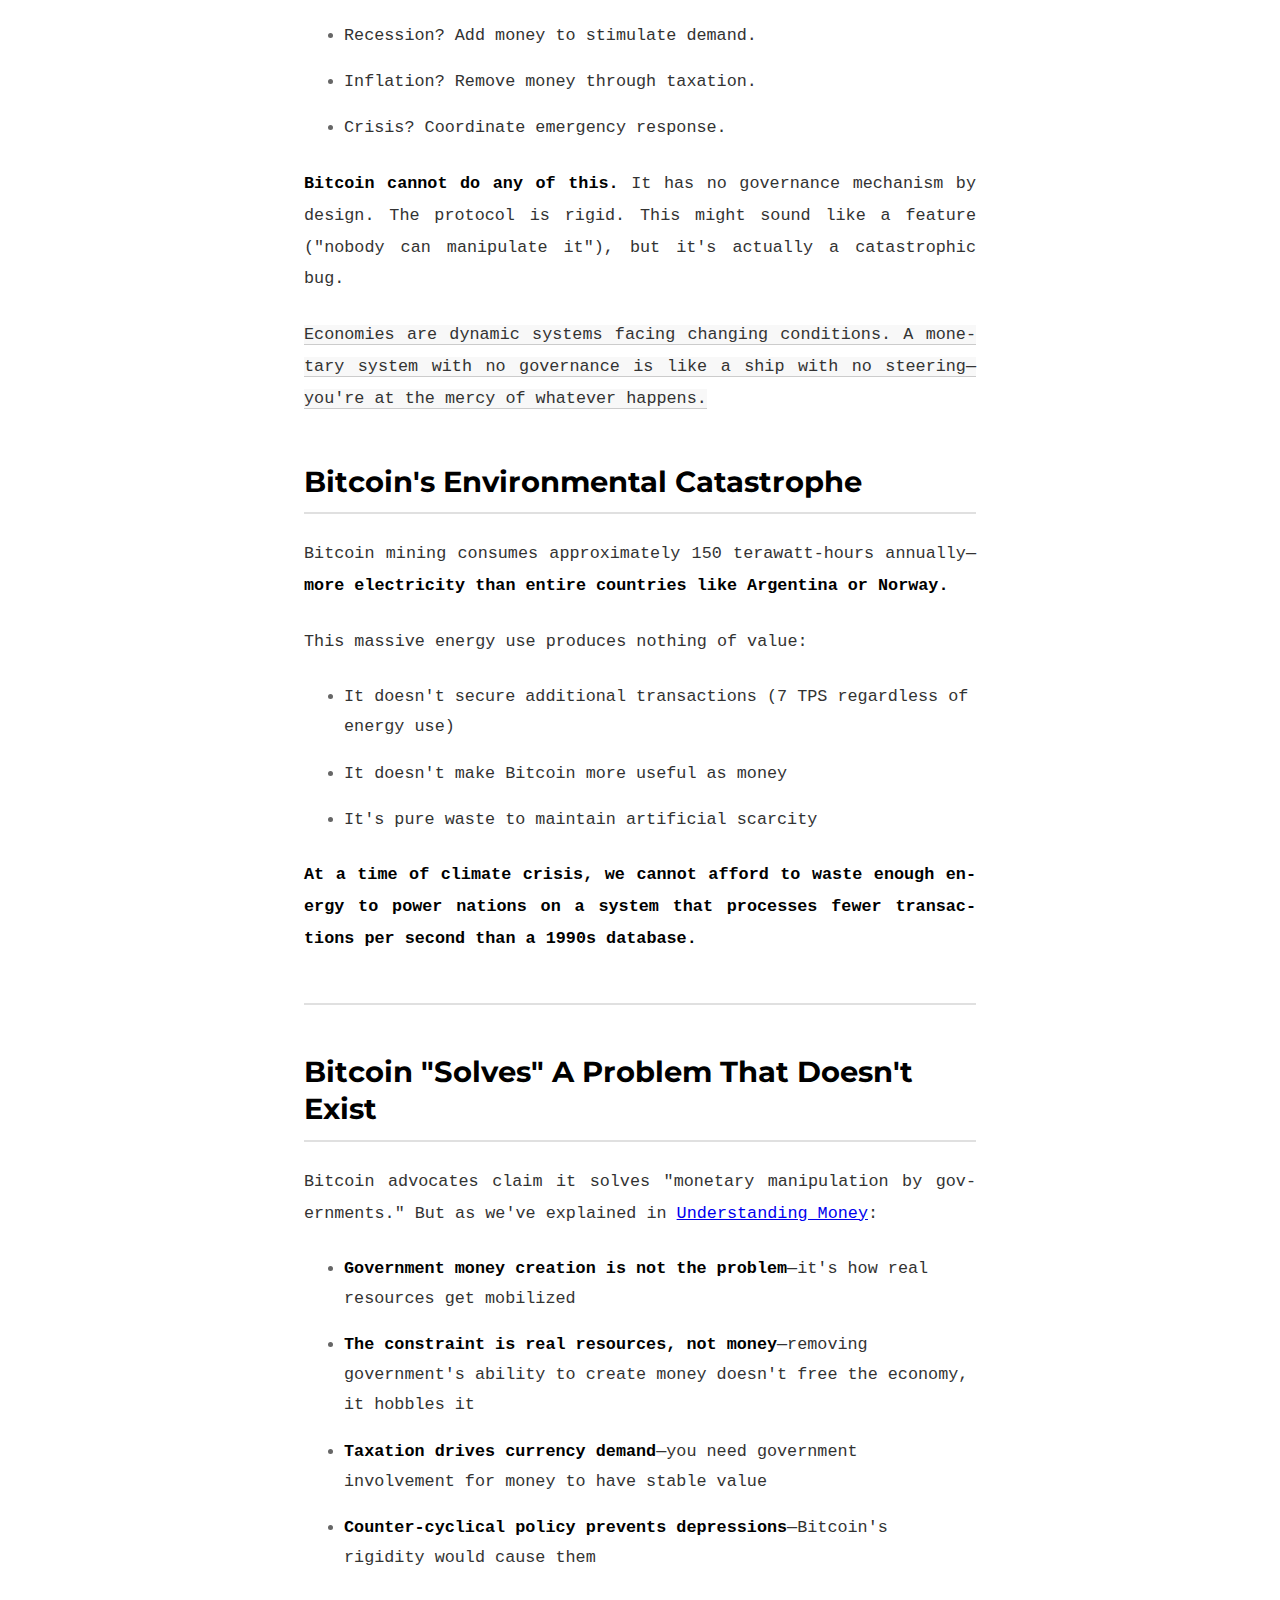
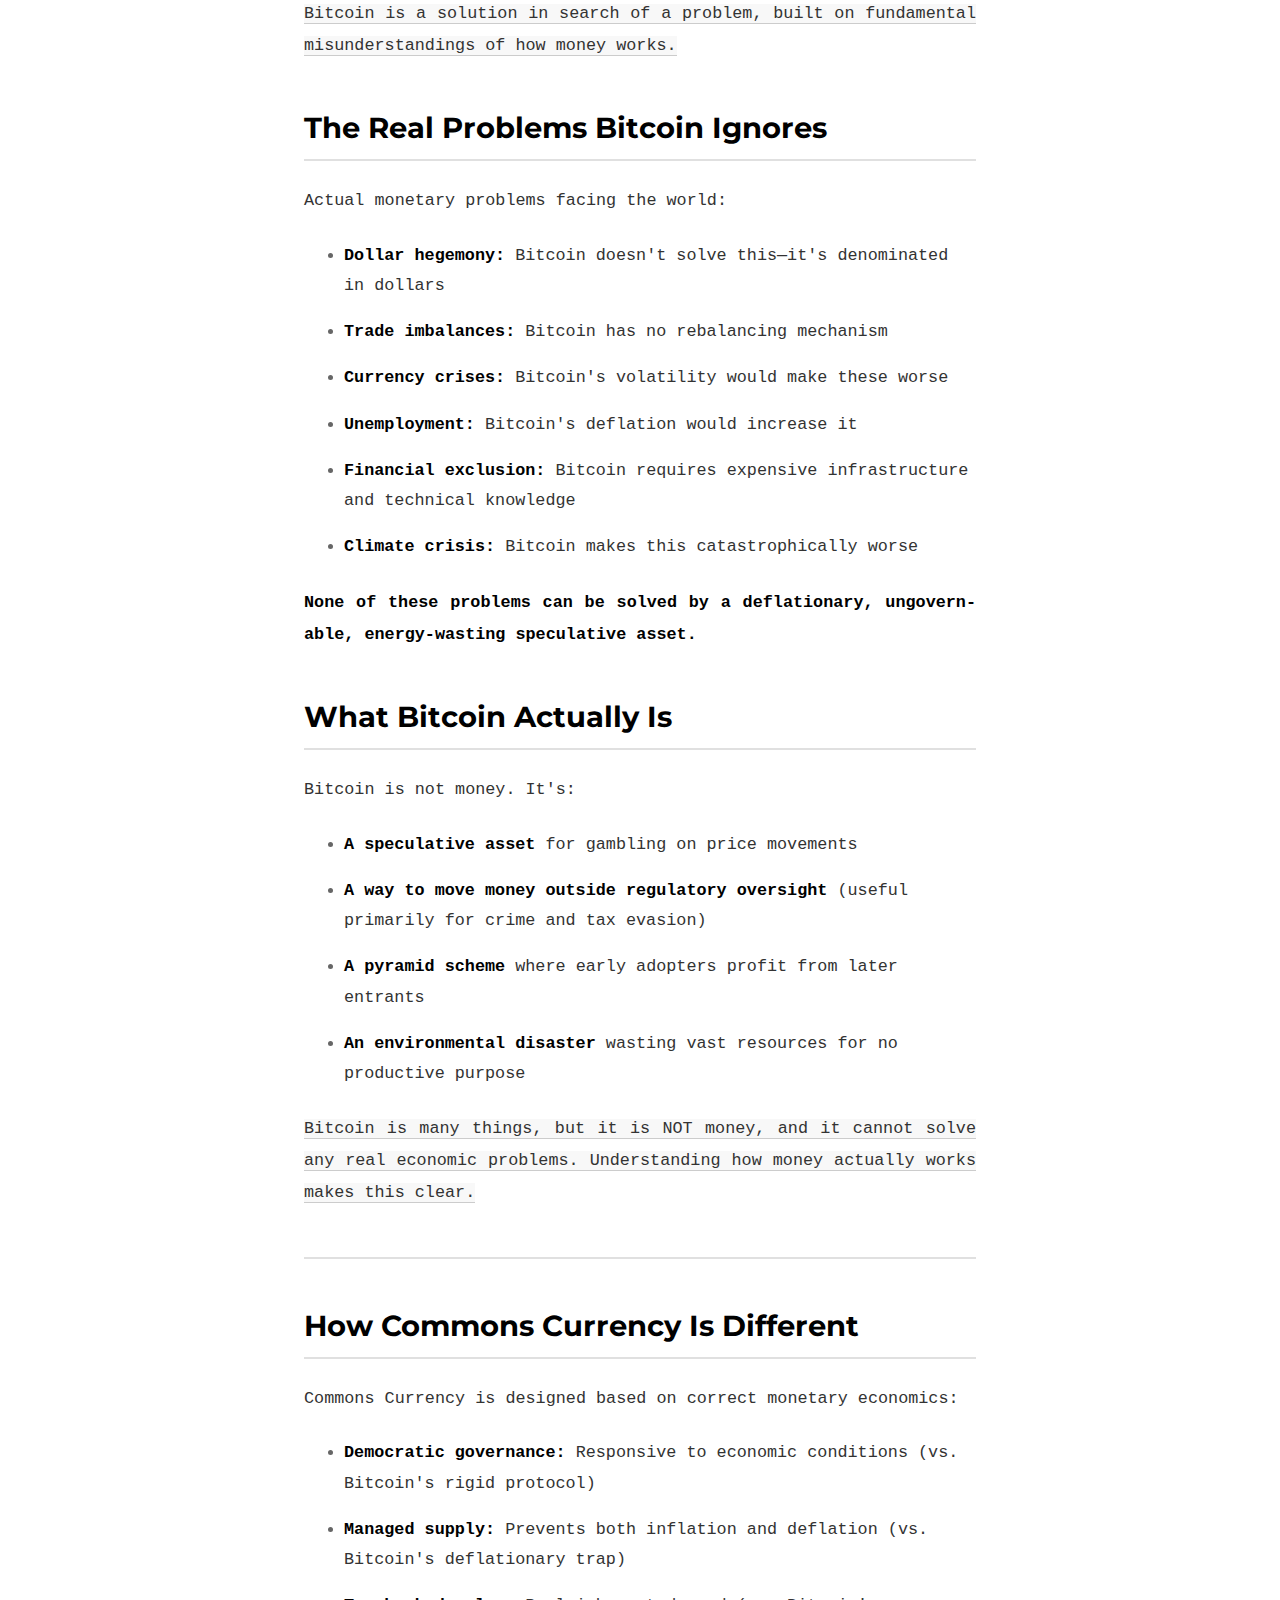
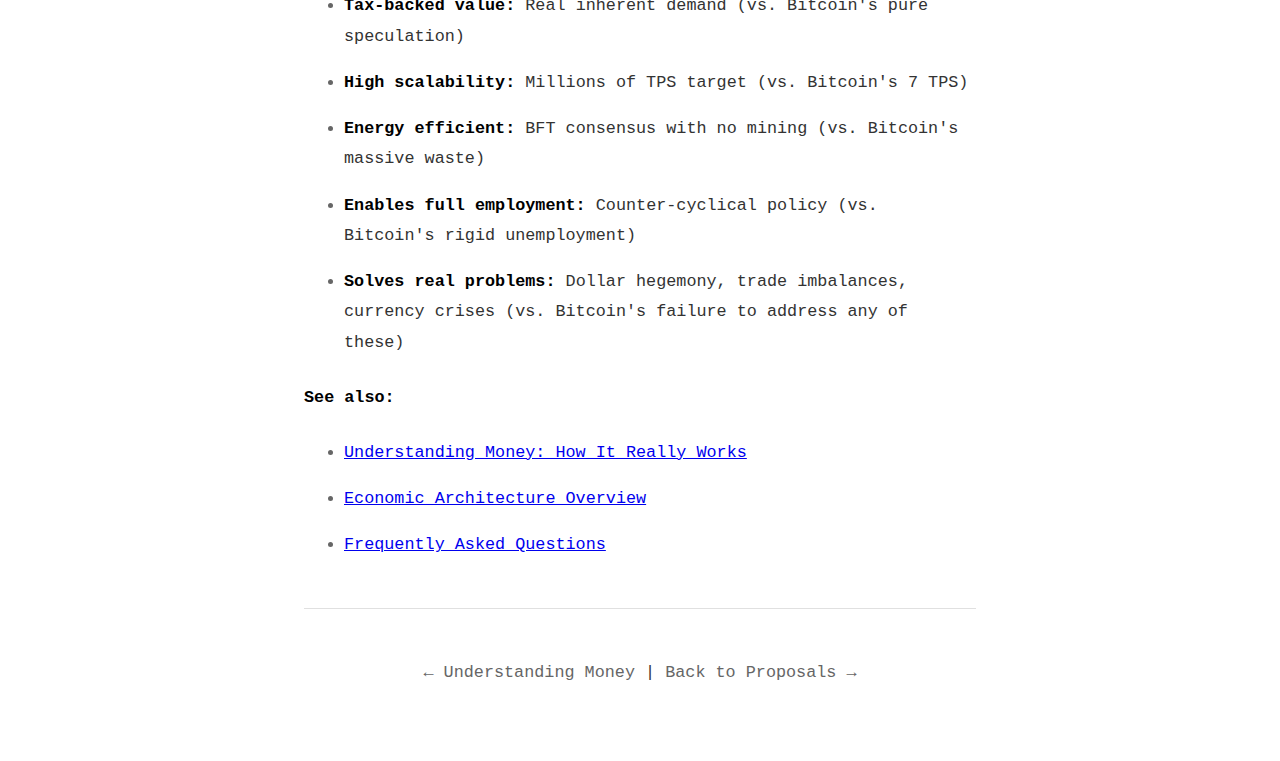
<file: bitcoin-critique.html>
<!DOCTYPE html>
<html lang="en">

<head>
  <meta charset="UTF-8">
  <meta name="viewport" content="width=device-width, initial-scale=1.0">
  <title>Why Bitcoin Is Not Money | Commons Currency</title>

  <!-- SEO Meta Tags -->
  <meta name="title" content="Why Bitcoin Is Not Money and Cannot Solve Real Economic Problems">
  <meta name="description"
    content="A comprehensive analysis of why Bitcoin fails as money, cannot enable full employment, has no governance, and doesn't solve real economic problems. Based on sound monetary economics.">
  <meta name="author" content="Commons Currency Initiative">
  <meta name="keywords"
    content="bitcoin critique, bitcoin not money, bitcoin problems, bitcoin deflation, cryptocurrency economics, bitcoin vs real money, bitcoin fails, bitcoin environmental impact">
  <meta name="robots" content="index, follow">
  <meta name="language" content="English">
  <link rel="canonical" href="https://commonscurrency.org/bitcoin-critique.html">

  <!-- Open Graph / Facebook / WhatsApp -->
  <meta property="og:type" content="article">
  <meta property="og:url" content="https://commonscurrency.org/bitcoin-critique.html">
  <meta property="og:title" content="Why Bitcoin Is Not Money and Cannot Solve Real Economic Problems">
  <meta property="og:description"
    content="A comprehensive analysis of why Bitcoin fails as money, cannot enable full employment, has no governance, and doesn't solve real economic problems.">
  <meta property="og:image" content="https://commonscurrency.org/favicon.png">
  <meta property="og:site_name" content="Commons Currency">

  <!-- Twitter -->
  <meta property="twitter:card" content="summary_large_image">
  <meta property="twitter:url" content="https://commonscurrency.org/bitcoin-critique.html">
  <meta property="twitter:title" content="Why Bitcoin Is Not Money and Cannot Solve Real Economic Problems">
  <meta property="twitter:description"
    content="A comprehensive analysis of why Bitcoin fails as money, cannot enable full employment, has no governance, and doesn't solve real economic problems.">
  <meta property="twitter:image" content="https://commonscurrency.org/favicon.png">
  <meta name="twitter:creator" content="@CommonsCurrency">

  <!-- Favicon -->
  <link rel="icon" type="image/png" href="favicon.png">
  <link rel="apple-touch-icon" href="favicon.png">

  <!-- Structured Data -->
  <script type="application/ld+json">
    {
      "@context": "https://schema.org",
      "@type": "Article",
      "headline": "Why Bitcoin Is Not Money and Cannot Solve Real Economic Problems",
      "description": "A comprehensive analysis of why Bitcoin fails as money, cannot enable full employment, has no governance, and doesn't solve real economic problems.",
      "author": {
        "@type": "Organization",
        "name": "Commons Currency"
      },
      "publisher": {
        "@type": "Organization",
        "name": "Commons Currency",
        "logo": {
          "@type": "ImageObject",
          "url": "https://commonscurrency.org/favicon.png"
        }
      },
      "datePublished": "2025-10-20",
      "dateModified": "2025-10-20"
    }
  </script>

  <!-- Google Analytics -->
  <script async src="https://www.googletagmanager.com/gtag/js?id=G-0QMMVJE36S"></script>
  <script>
    window.dataLayer = window.dataLayer || [];
    function gtag() { dataLayer.push(arguments); }
    gtag('js', new Date());
    gtag('config', 'G-0QMMVJE36S');
  </script>

  <link rel="preconnect" href="https://fonts.googleapis.com">
  <link rel="preconnect" href="https://fonts.gstatic.com" crossorigin>
  <link href="https://fonts.googleapis.com/css2?family=Montserrat:wght@300;700&display=swap" rel="stylesheet">

  <link rel="stylesheet" href="styles.css">
</head>

<body>
  <nav>
    <div class="container">
      <a href="index.html" class="logo">Commons Currency</a>
      <ul>
        <li><a href="index.html">Home</a></li>
        <li><a href="charter.html">The Charter</a></li>
        <li><a href="proposals.html">Proposals</a></li>
        <li><a href="faq.html">FAQ</a></li>
      </ul>
    </div>
  </nav>

  <div class="container">
    <div class="proposal-content">

      <p class="breadcrumbs"><a href="proposals.html">← Proposals</a> / Why Bitcoin Is Not Money</p>

      <h1>Why Bitcoin Is Not Money and Cannot Solve Real Economic Problems</h1>

      <p class="intro-text">Understanding how real money works exposes why Bitcoin fundamentally fails as money and
        cannot address actual economic challenges. This analysis is based on sound monetary economics explained in
        detail in <a href="understanding-money.html">Understanding Money: How It Really Works</a>.</p>

      <hr style="margin: 3rem 0; border: none; border-top: 2px solid #e0e0e0;">

      <h2>Bitcoin's Foundational Error: Money Is Not a Commodity</h2>

      <p><span class="highlight">Bitcoin's entire design is based on a fundamental misunderstanding: it treats money as
          a scarce commodity, like gold or oil.</span> This is the commodity theory of money—and it's wrong.</p>

      <h3>The Commodity Theory Is Wrong</h3>

      <p>Many people intuitively think of money as a valuable object that exists naturally—something you find, mine, or
        collect, which the government then taxes away. This metaphor leads to disastrous thinking:</p>

      <ul>
        <li>"Government must collect money (through taxes) before it can spend"</li>
        <li>"Money's value comes from scarcity, like gold"</li>
        <li>"More money creation necessarily causes inflation"</li>
        <li>"Government spending 'crowds out' private investment"</li>
      </ul>

      <p><strong>All of these beliefs are false.</strong> They stem from treating money as a physical commodity rather
        than what it actually is: a legal and social construct.</p>

      <h3>What Money Actually Is</h3>

      <p>Money is not a commodity. <span class="highlight">Money is a system of credits and obligations created and
          sustained by government authority.</span></p>

      <p>The sequence is critical (explained fully in <a href="understanding-money.html">Understanding Money</a>):</p>

      <ol>
        <li><strong>First:</strong> Government creates money when it spends (crediting bank accounts)</li>
        <li><strong>Second:</strong> Money circulates through the economy</li>
        <li><strong>Third:</strong> Government taxes some of it back (destroying that money)</li>
      </ol>

      <p><strong>Taxes don't fund government spending—taxes create demand for the currency and control
          inflation.</strong> The government doesn't need to "collect" money from citizens before it can spend any more
        than a bowling alley needs to "collect" points before it can award them to players.</p>

      <h3>Historical Evidence: Money Has Always Been Debt</h3>

      <p><span class="highlight">Anthropological and historical research conclusively shows: money originated as
          credit/debt relationships, not as commodity barter.</span></p>

      <p><strong>The barter myth:</strong> Economics textbooks tell a story: "People bartered goods, but it was
        inefficient, so they naturally adopted gold as money." This story is completely false. Anthropologists have
        never found a pure barter economy that evolved into a money economy. It's a just-so story invented to justify
        the commodity theory.</p>

      <p><strong>What actually happened:</strong> For most of human history, economic exchange used credit
        systems—written records of debts and obligations:</p>

      <ul>
        <li><strong>Mesopotamian cuneiform tablets (3000 BCE):</strong> Recorded debts in grain, silver, or other
          units—but actual payment often never happened. The debt records themselves circulated as money.</li>
        <li><strong>Medieval tally sticks:</strong> Wooden sticks split in half, each half recorded a debt. The sticks
          circulated as currency. The English government used tally sticks as money for 700 years—far longer than any
          gold standard.</li>
        <li><strong>Wampum and shell money:</strong> Indigenous American systems were credit relationships formalized
          through shells, not commodity exchange.</li>
        <li><strong>Ancient temple economies:</strong> Used internal accounting systems—pure credit, no physical
          commodity needed.</li>
      </ul>

      <p><strong>Gold as money is the historical exception, not the rule.</strong> Gold standard periods were brief,
        unstable, and frequently abandoned because they didn't work. Most monetary history is credit systems.</p>

      <h3>Markets Require Government Authority</h3>

      <p>Another myth: "Markets naturally emerge from free individuals trading, then government interferes." Historical
        reality is the opposite:</p>

      <p><span class="highlight">Markets have always required government authority to function.</span> You need:</p>

      <ul>
        <li><strong>Legal system:</strong> Enforce contracts, adjudicate disputes</li>
        <li><strong>Standardized weights and measures:</strong> Government-enforced standards</li>
        <li><strong>Currency:</strong> Government issues and guarantees</li>
        <li><strong>Property rights:</strong> State defines and enforces ownership</li>
        <li><strong>Courts:</strong> Resolve commercial disputes</li>
      </ul>

      <p>Every historical marketplace—from ancient Mesopotamia to medieval European fairs to modern exchanges—operated
        under government authority. The idea of "free markets" independent of government is ahistorical fantasy.</p>

      <p><strong>Bitcoin's attempt to create "money without government" ignores 5,000 years of evidence showing this is
          impossible.</strong> Money requires authority to have value, to be accepted, to serve as unit of account.
        Bitcoin's "solution" is trying to recreate something that never existed and cannot exist.</p>

      <h3>Bitcoin Recreates the Gold Standard's Fatal Flaw</h3>

      <p>Bitcoin's designers explicitly modeled it on gold: fixed supply, "mining," artificial scarcity. They thought
        they were solving a problem (government "debasement" of currency), but they were actually recreating the gold
        standard—which caused the Great Depression.</p>

      <p><span class="highlight">The gold standard failed because treating money as a commodity creates rigid, harmful
          constraints that have nothing to do with real economic capacity.</span></p>

      <p>Under the gold standard:</p>
      <ul>
        <li>Money supply couldn't grow with the economy</li>
        <li>Countries couldn't respond to recessions with fiscal stimulus</li>
        <li>Deflation punished borrowers and discouraged investment</li>
        <li>Unnecessary unemployment persisted because of arbitrary money constraints</li>
      </ul>

      <p><strong>Bitcoin would create all these same problems.</strong> It's gold standard thinking dressed up in
        digital clothing.</p>

      <h3>The Real Constraint: Resources, Not Money</h3>

      <p>Once you understand that money is not a commodity but a system of credits, you realize:</p>

      <p><span class="highlight">The constraint on economic activity is real resources (workers, materials, productive
          capacity), not money supply.</span></p>

      <p>If you have:</p>
      <ul>
        <li>Unemployed workers willing to work</li>
        <li>Materials available to use</li>
        <li>Useful work that needs doing</li>
      </ul>

      <p><strong>Then the economy can do that work.</strong> The "money" is just the accounting system to coordinate it.
        A government with its own currency can always employ idle resources—the question is whether real resources are
        available, not whether "money" exists.</p>

      <p>Bitcoin's artificial scarcity prevents this. It treats money as the constraint, forcing unnecessary
        unemployment even when real resources are available and work needs doing. <strong>This is economic malpractice
          based on commodity thinking.</strong></p>

      <h3>No "Crowding Out"</h3>

      <p>The commodity theory leads people to believe government spending "crowds out" private spending—as if there's a
        fixed pile of money and government takes from the pile, leaving less for the private sector.</p>

      <p><strong>This is false.</strong> When government spends, it creates new money. It doesn't take from a fixed
        supply. Government spending adds to the economy; it doesn't subtract from the private sector unless the economy
        is already at full capacity (in which case the constraint is real resources, not money).</p>

      <p><span class="highlight">Bitcoin's fixed supply would create actual crowding out—because it treats money as a
          fixed commodity pie rather than the expandable credit system it actually is.</span></p>

      <hr style="margin: 3rem 0; border: none; border-top: 2px solid #e0e0e0;">

      <h2>The Three Functions of Money</h2>

      <p>Economists agree that for something to be "money," it must serve three functions:</p>

      <ol>
        <li><strong>Medium of exchange:</strong> Widely accepted for transactions</li>
        <li><strong>Unit of account:</strong> Used to price goods and services</li>
        <li><strong>Store of value:</strong> Maintains purchasing power over time</li>
      </ol>

      <p><span class="highlight">Bitcoin fails all three functions in practice.</span></p>

      <h2>Bitcoin Fails as a Medium of Exchange</h2>

      <p><strong>Scalability:</strong> Bitcoin processes approximately 7 transactions per second. Visa processes 65,000.
        A global monetary system needs to handle billions of transactions daily. Bitcoin's architecture makes this
        impossible.</p>

      <p><strong>Transaction costs:</strong> Bitcoin transaction fees spike to $50+ during network congestion. You can't
        buy coffee with $50 transaction fees. This makes it useless for everyday commerce.</p>

      <p><strong>Settlement time:</strong> Bitcoin transactions take 10-60 minutes for confirmation. Modern economies
        need instant settlement. Imagine waiting an hour at checkout while your payment confirms.</p>

      <p><strong>Reality check:</strong> After 15 years, almost no one uses Bitcoin for actual purchases. The few
        merchants who accepted it have mostly stopped. Why? Because it doesn't work as payment.</p>

      <h2>Bitcoin Fails as a Unit of Account</h2>

      <p><strong>Extreme volatility:</strong> Bitcoin's price swings 10-20% in a day. You cannot run a business when
        your pricing unit changes value wildly. Imagine pricing a car at $30,000 on Monday, only for that to be $25,000
        or $35,000 by Friday—without the car changing at all.</p>

      <p><strong>No one prices in Bitcoin:</strong> Even Bitcoin enthusiasts price things in dollars and convert. When
        El Salvador made Bitcoin legal tender, businesses still price in dollars and accept Bitcoin at current exchange
        rate. This proves it's not functioning as unit of account.</p>

      <p><span class="highlight">If Bitcoin were money, you'd think in Bitcoin. You don't. You think in
          dollars/euros/yen and Bitcoin is just a speculative asset you convert to real money.</span></p>

      <h2>Bitcoin Fails as a Store of Value</h2>

      <p><strong>Volatility again:</strong> Something that drops 70% in value (as Bitcoin has, repeatedly) is not a
        store of value—it's speculation. Stores of value are stable. Bitcoin is the opposite.</p>

      <p><strong>No inherent demand:</strong> As we explained in <a href="understanding-money.html">Understanding
          Money</a>, currency value comes fundamentally from tax obligations. You need dollars to pay U.S. taxes. You
        need yen to pay Japanese taxes. <strong>You need Bitcoin for... nothing.</strong> No government requires it. No
        obligations create inherent demand. It's pure speculation.</p>

      <p><strong>Greater fool theory:</strong> Bitcoin's value depends entirely on finding someone willing to pay more
        than you did. That's not a store of value—that's a Ponzi scheme structure.</p>

      <hr style="margin: 3rem 0; border: none; border-top: 2px solid #e0e0e0;">

      <h2>Bitcoin's Deflationary Design Causes Economic Harm</h2>

      <p><span class="highlight">Bitcoin's fixed supply (21 million coins) makes it inherently deflationary—and
          deflation is economically destructive.</span></p>

      <p><strong>Why deflation is harmful:</strong></p>

      <ul>
        <li><strong>Hoarding incentive:</strong> If Bitcoin increases in value, why spend it? Better to hold and wait.
          This kills commerce.</li>
        <li><strong>Debt becomes unbearable:</strong> If you borrow when BTC is $30k and must repay when it's $60k, the
          real burden of your debt doubled. This punishes borrowers and discourages investment.</li>
        <li><strong>Deflationary spiral:</strong> Less spending → less production → less employment → less spending.
          This is how depressions happen.</li>
        <li><strong>No counter-cyclical policy:</strong> During recessions, you need to add money to the economy.
          Bitcoin's fixed supply makes this impossible by design.</li>
      </ul>

      <p><strong>Historical lesson:</strong> The gold standard caused the Great Depression for exactly these reasons.
        Bitcoin would be worse—at least you could mine more gold.</p>

      <h2>Bitcoin Cannot Enable Full Employment</h2>

      <p>Remember from <a href="understanding-money.html">Understanding Money</a>: <strong>the real constraint on
          spending is productive capacity, not money supply.</strong> If you have unemployed workers willing to work and
        useful work to be done, a currency-issuing government can employ them.</p>

      <p><span class="highlight">Bitcoin makes this impossible. You cannot issue more Bitcoin to employ idle workers
          during recession. You cannot use Bitcoin for counter-cyclical fiscal policy. You cannot use taxation in
          Bitcoin to control inflation (because no government can require Bitcoin for taxes).</span></p>

      <p>A Bitcoin-based economy would be permanently trapped in whatever unemployment rate results from rigid money
        supply—exactly the problem that understanding modern money solves.</p>

      <h2>Bitcoin Has No Governance</h2>

      <p>When economic conditions change, money systems need to adapt:</p>

      <ul>
        <li>Recession? Add money to stimulate demand.</li>
        <li>Inflation? Remove money through taxation.</li>
        <li>Crisis? Coordinate emergency response.</li>
      </ul>

      <p><strong>Bitcoin cannot do any of this.</strong> It has no governance mechanism by design. The protocol is
        rigid. This might sound like a feature ("nobody can manipulate it"), but it's actually a catastrophic bug.</p>

      <p><span class="highlight">Economies are dynamic systems facing changing conditions. A monetary system with no
          governance is like a ship with no steering—you're at the mercy of whatever happens.</span></p>

      <h2>Bitcoin's Environmental Catastrophe</h2>

      <p>Bitcoin mining consumes approximately 150 terawatt-hours annually—<strong>more electricity than entire
          countries like Argentina or Norway.</strong></p>

      <p>This massive energy use produces nothing of value:</p>

      <ul>
        <li>It doesn't secure additional transactions (7 TPS regardless of energy use)</li>
        <li>It doesn't make Bitcoin more useful as money</li>
        <li>It's pure waste to maintain artificial scarcity</li>
      </ul>

      <p><strong>At a time of climate crisis, we cannot afford to waste enough energy to power nations on a system that
          processes fewer transactions per second than a 1990s database.</strong></p>

      <hr style="margin: 3rem 0; border: none; border-top: 2px solid #e0e0e0;">

      <h2>Bitcoin "Solves" A Problem That Doesn't Exist</h2>

      <p>Bitcoin advocates claim it solves "monetary manipulation by governments." But as we've explained in <a
          href="understanding-money.html">Understanding Money</a>:</p>

      <ul>
        <li><strong>Government money creation is not the problem</strong>—it's how real resources get mobilized</li>
        <li><strong>The constraint is real resources, not money</strong>—removing government's ability to create money
          doesn't free the economy, it hobbles it</li>
        <li><strong>Taxation drives currency demand</strong>—you need government involvement for money to have stable
          value</li>
        <li><strong>Counter-cyclical policy prevents depressions</strong>—Bitcoin's rigidity would cause them</li>
      </ul>

      <p><span class="highlight">Bitcoin is a solution in search of a problem, built on fundamental misunderstandings of
          how money works.</span></p>

      <h2>The Real Problems Bitcoin Ignores</h2>

      <p>Actual monetary problems facing the world:</p>

      <ul>
        <li><strong>Dollar hegemony:</strong> Bitcoin doesn't solve this—it's denominated in dollars</li>
        <li><strong>Trade imbalances:</strong> Bitcoin has no rebalancing mechanism</li>
        <li><strong>Currency crises:</strong> Bitcoin's volatility would make these worse</li>
        <li><strong>Unemployment:</strong> Bitcoin's deflation would increase it</li>
        <li><strong>Financial exclusion:</strong> Bitcoin requires expensive infrastructure and technical knowledge</li>
        <li><strong>Climate crisis:</strong> Bitcoin makes this catastrophically worse</li>
      </ul>

      <p><strong>None of these problems can be solved by a deflationary, ungovernable, energy-wasting speculative
          asset.</strong></p>

      <h2>What Bitcoin Actually Is</h2>

      <p>Bitcoin is not money. It's:</p>

      <ul>
        <li><strong>A speculative asset</strong> for gambling on price movements</li>
        <li><strong>A way to move money outside regulatory oversight</strong> (useful primarily for crime and tax
          evasion)</li>
        <li><strong>A pyramid scheme</strong> where early adopters profit from later entrants</li>
        <li><strong>An environmental disaster</strong> wasting vast resources for no productive purpose</li>
      </ul>

      <p><span class="highlight">Bitcoin is many things, but it is NOT money, and it cannot solve any real economic
          problems. Understanding how money actually works makes this clear.</span></p>

      <hr style="margin: 3rem 0; border: none; border-top: 2px solid #e0e0e0;">

      <h2>How Commons Currency Is Different</h2>

      <p>Commons Currency is designed based on correct monetary economics:</p>

      <ul>
        <li><strong>Democratic governance:</strong> Responsive to economic conditions (vs. Bitcoin's rigid protocol)
        </li>
        <li><strong>Managed supply:</strong> Prevents both inflation and deflation (vs. Bitcoin's deflationary trap)
        </li>
        <li><strong>Tax-backed value:</strong> Real inherent demand (vs. Bitcoin's pure speculation)</li>
        <li><strong>High scalability:</strong> Millions of TPS target (vs. Bitcoin's 7 TPS)</li>
        <li><strong>Energy efficient:</strong> BFT consensus with no mining (vs. Bitcoin's massive waste)</li>
        <li><strong>Enables full employment:</strong> Counter-cyclical policy (vs. Bitcoin's rigid unemployment)</li>
        <li><strong>Solves real problems:</strong> Dollar hegemony, trade imbalances, currency crises (vs. Bitcoin's
          failure to address any of these)</li>
      </ul>

      <p><strong>See also:</strong></p>
      <ul>
        <li><a href="understanding-money.html">Understanding Money: How It Really Works</a></li>
        <li><a href="economic-overview.html">Economic Architecture Overview</a></li>
        <li><a href="faq.html">Frequently Asked Questions</a></li>
      </ul>

      <hr style="margin: 3rem 0; border: none; border-top: 1px solid #e0e0e0;">

      <p style="text-align: center; margin-top: 3rem;">
        <a href="understanding-money.html" style="color: #666; text-decoration: none;">← Understanding Money</a> |
        <a href="proposals.html" style="color: #666; text-decoration: none;">Back to Proposals →</a>
      </p>

    </div>
  </div>
</body>

</html>
</file>
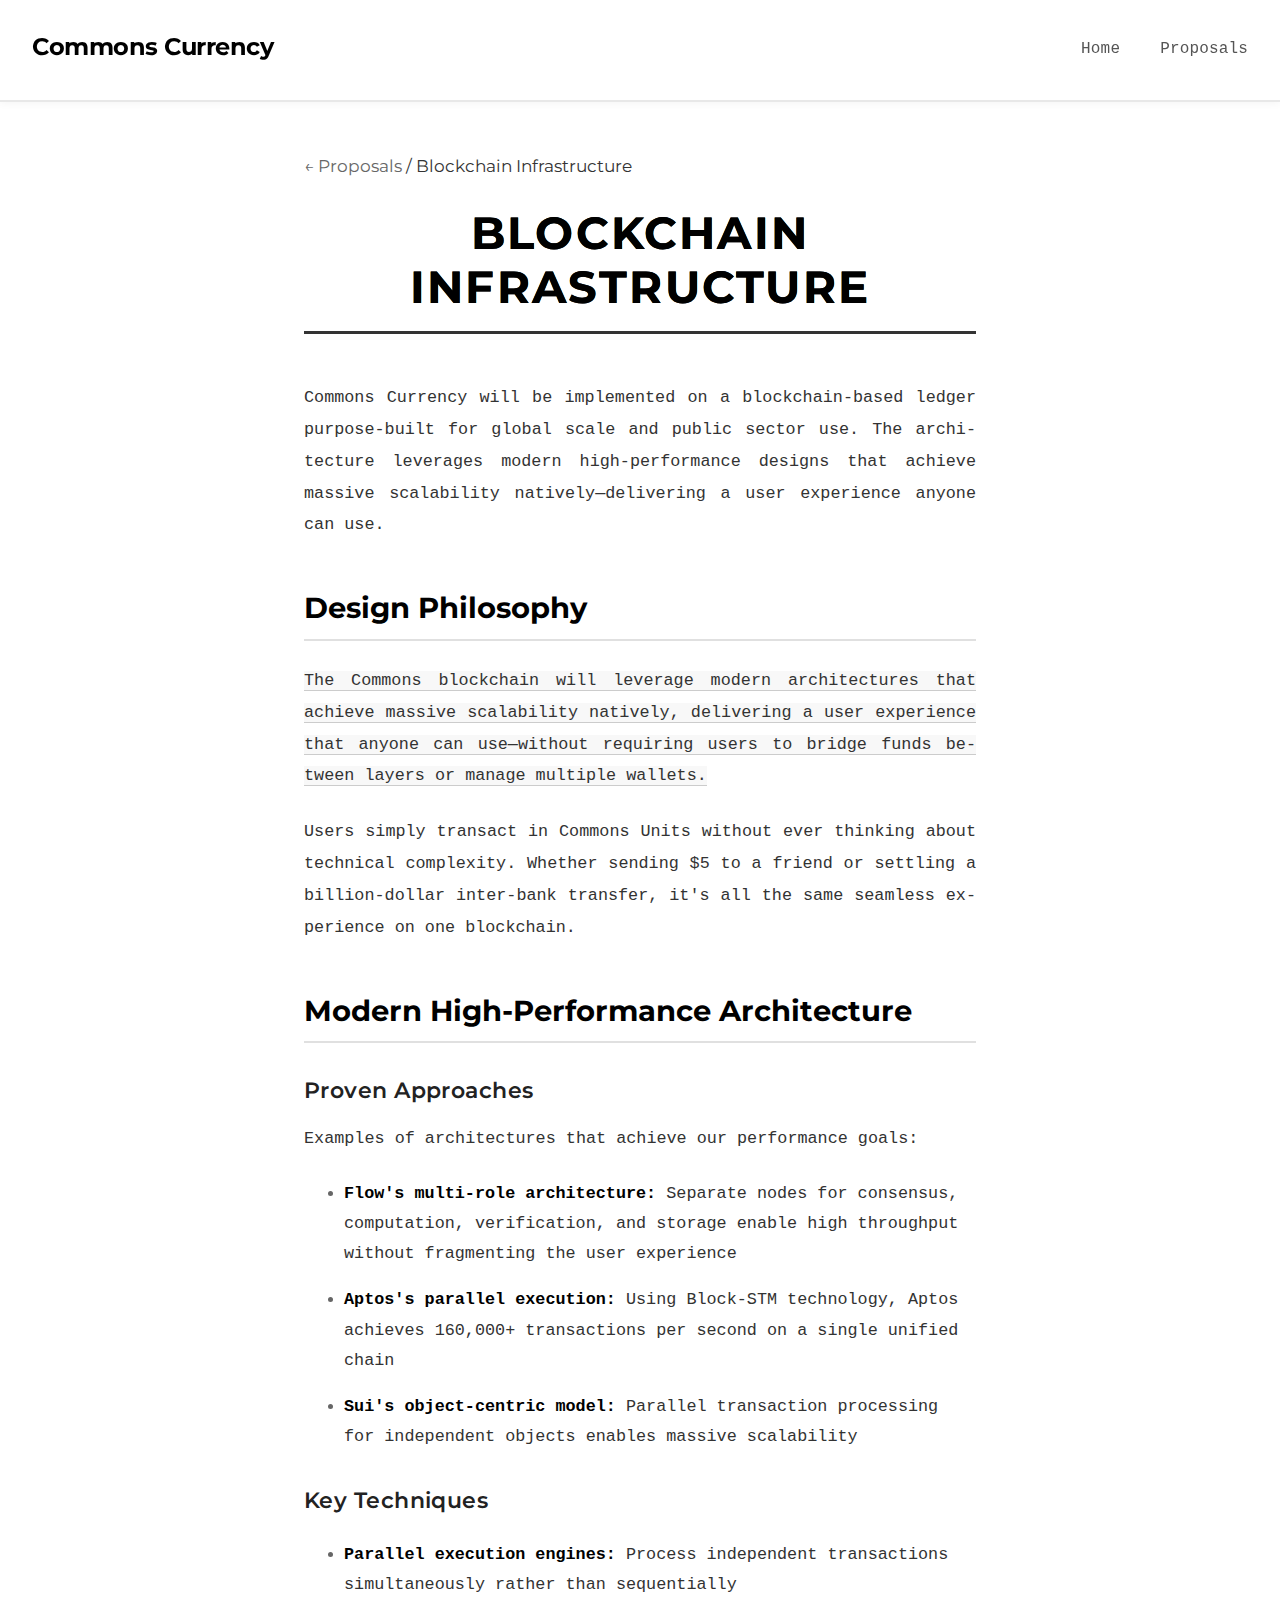
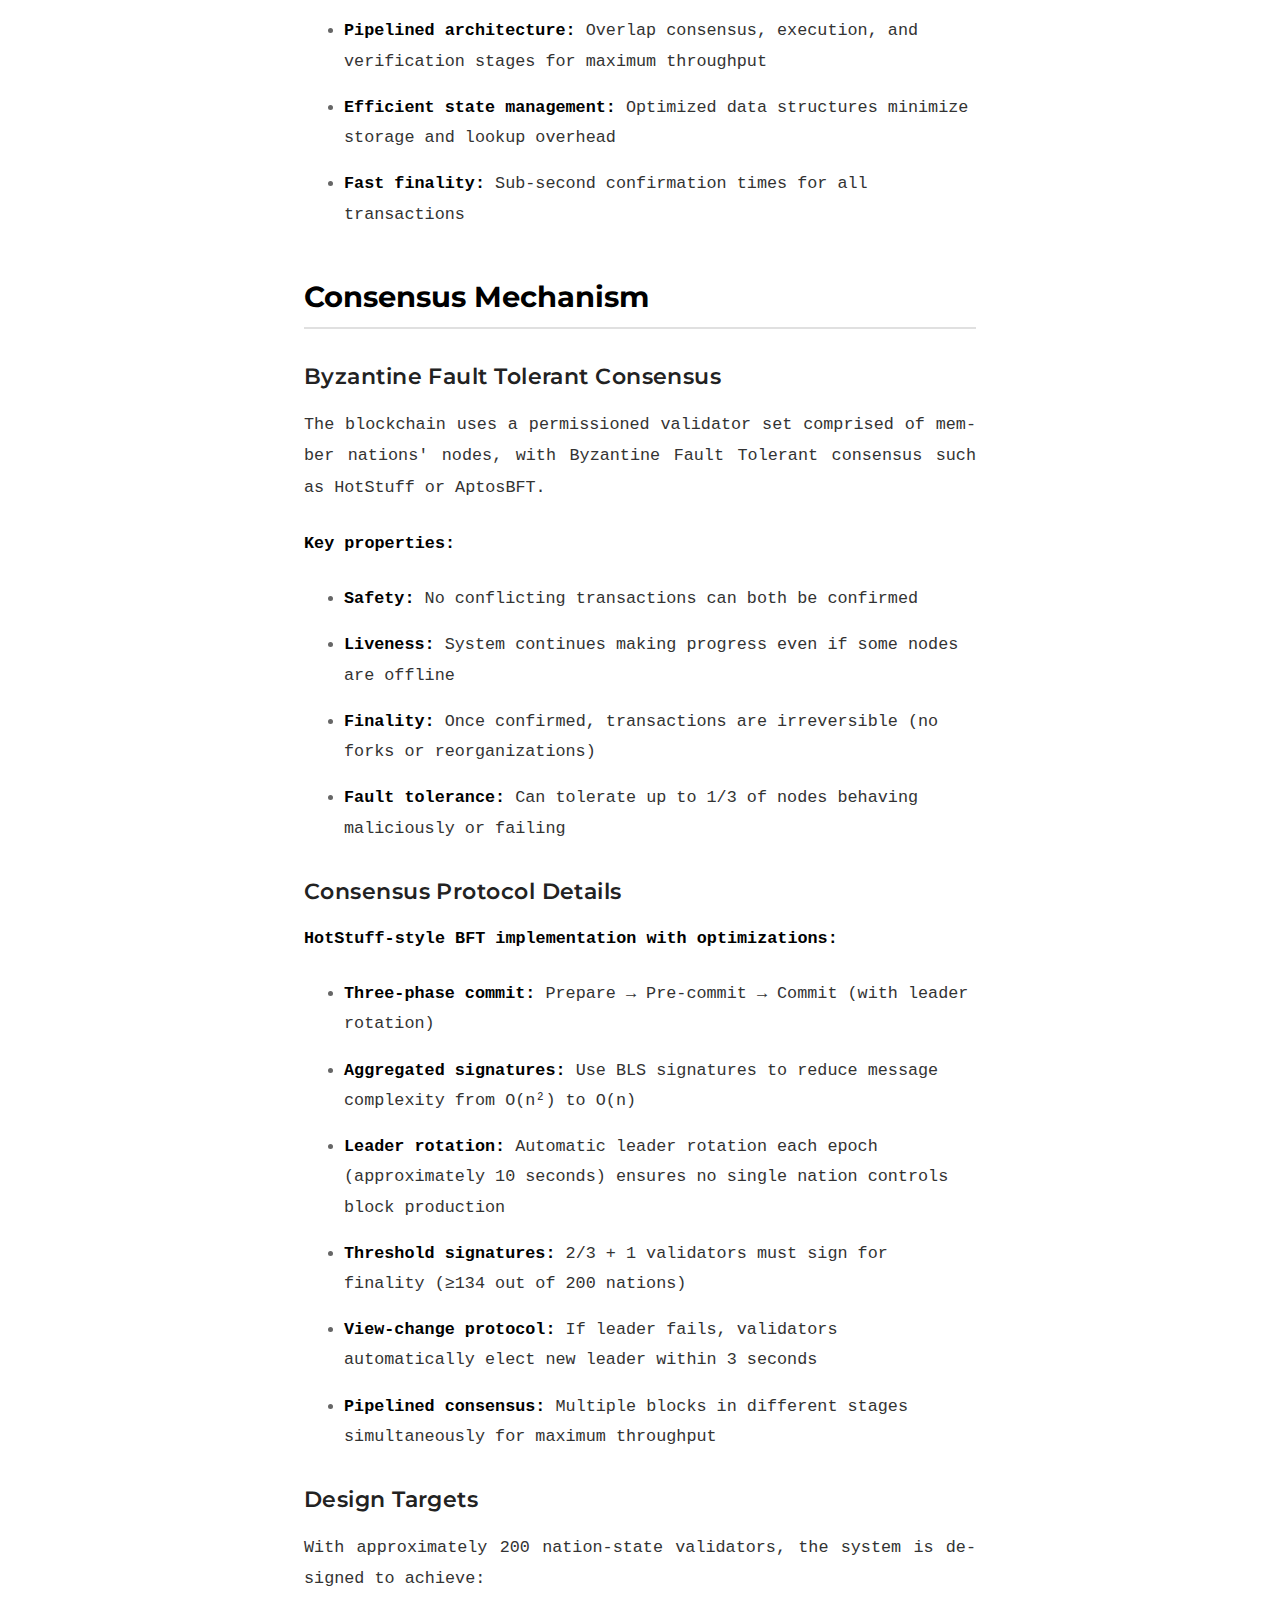
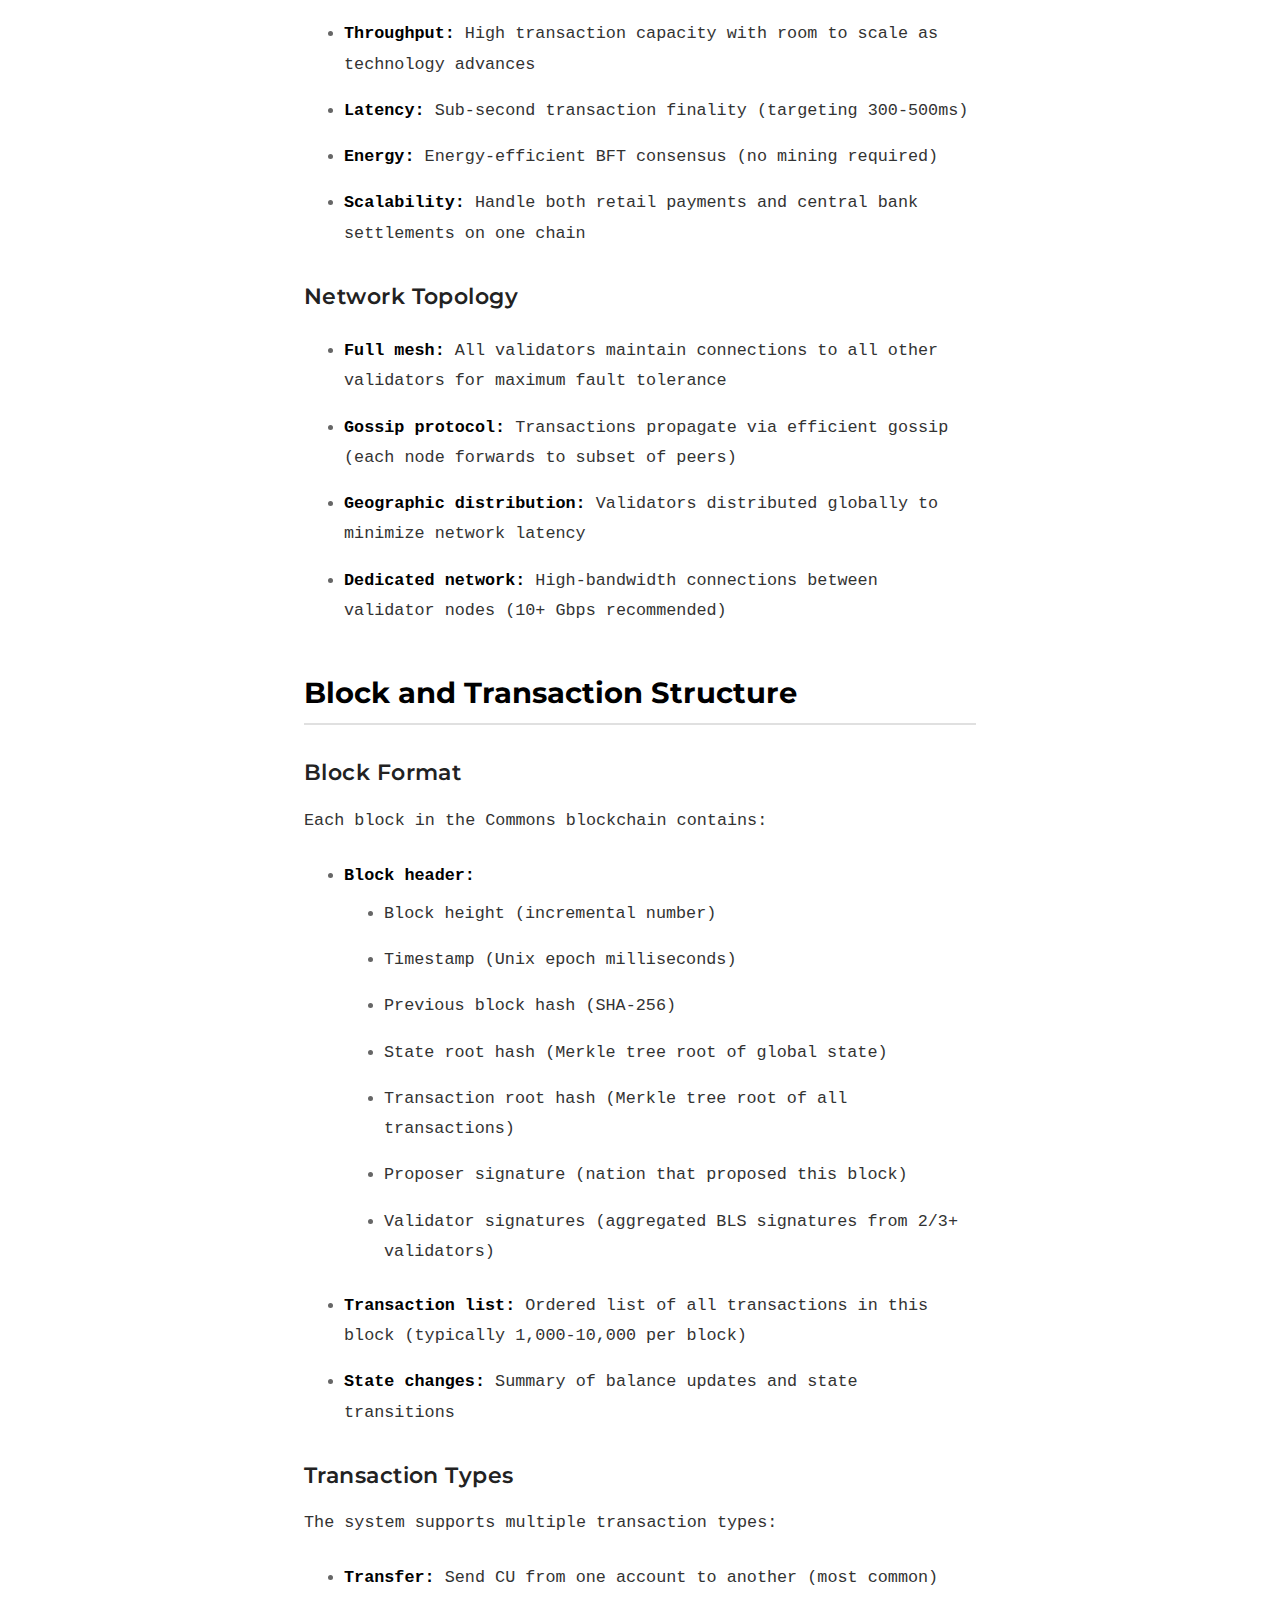
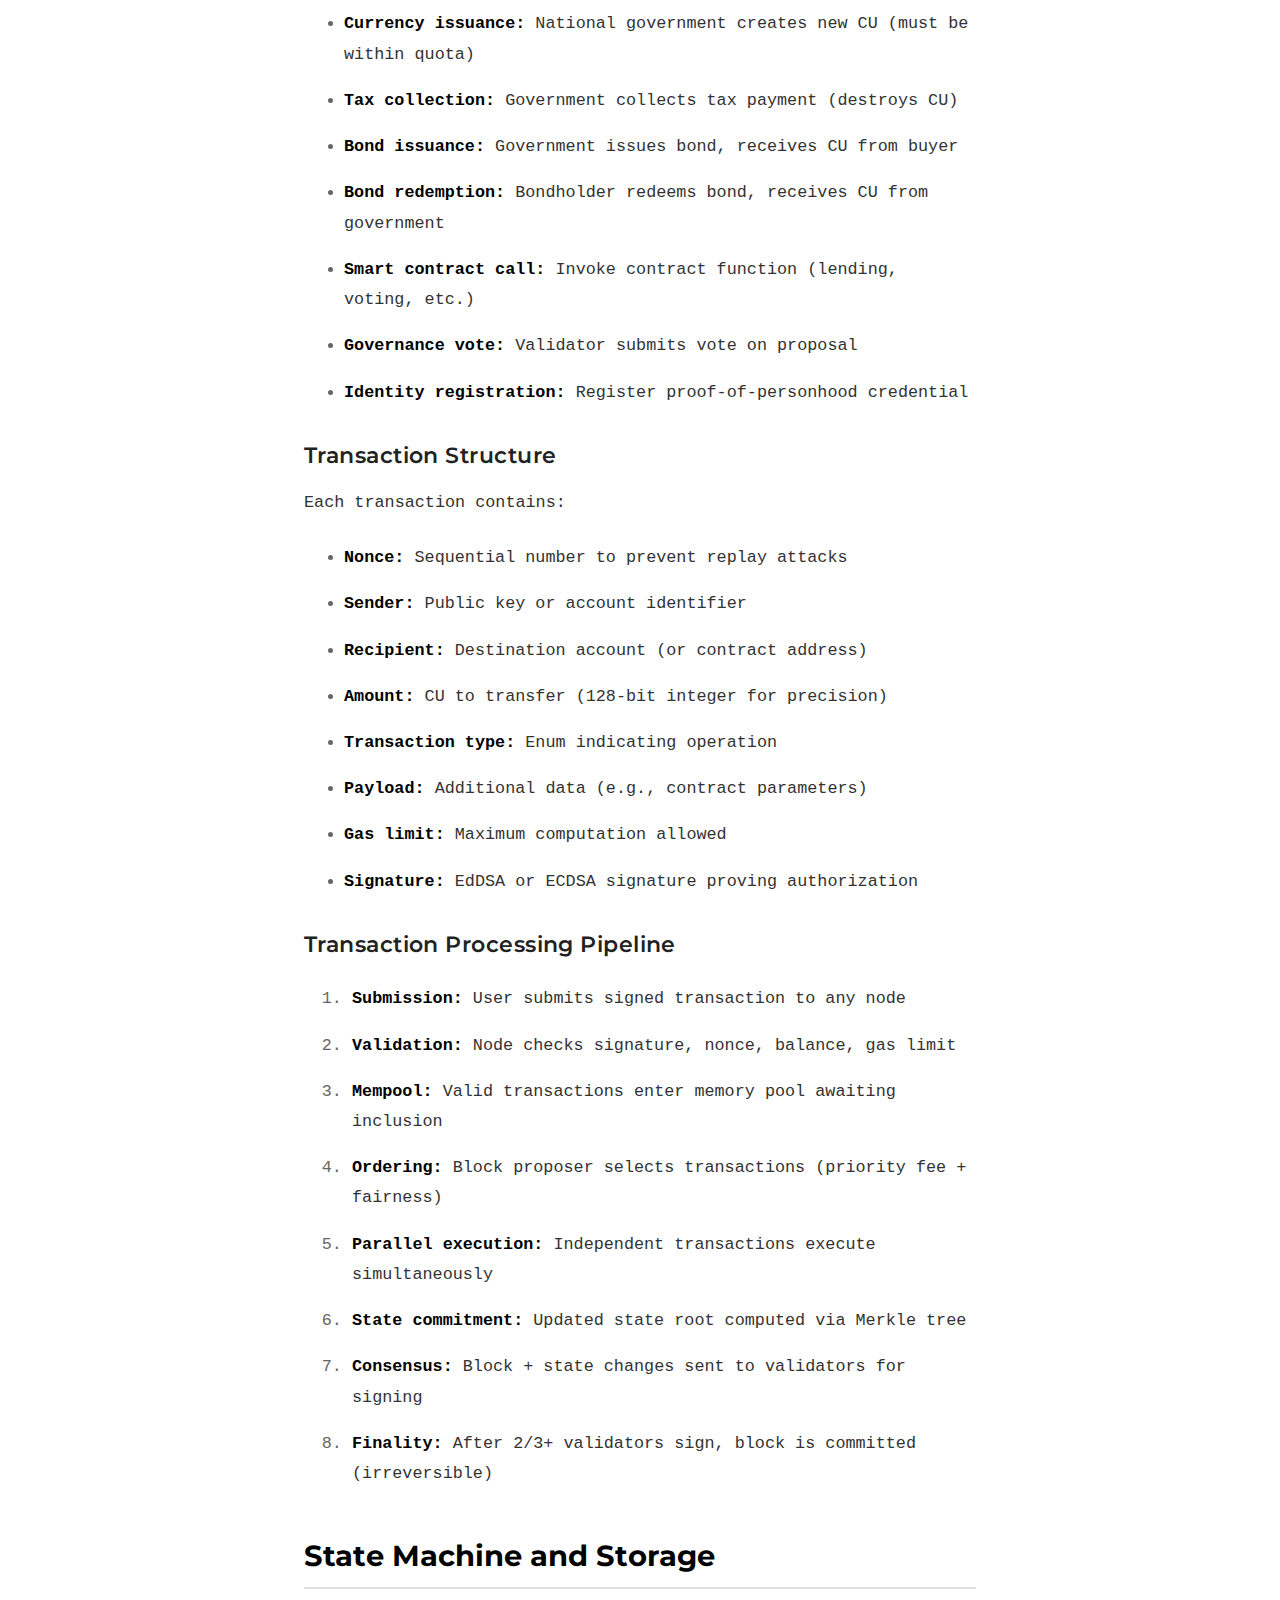
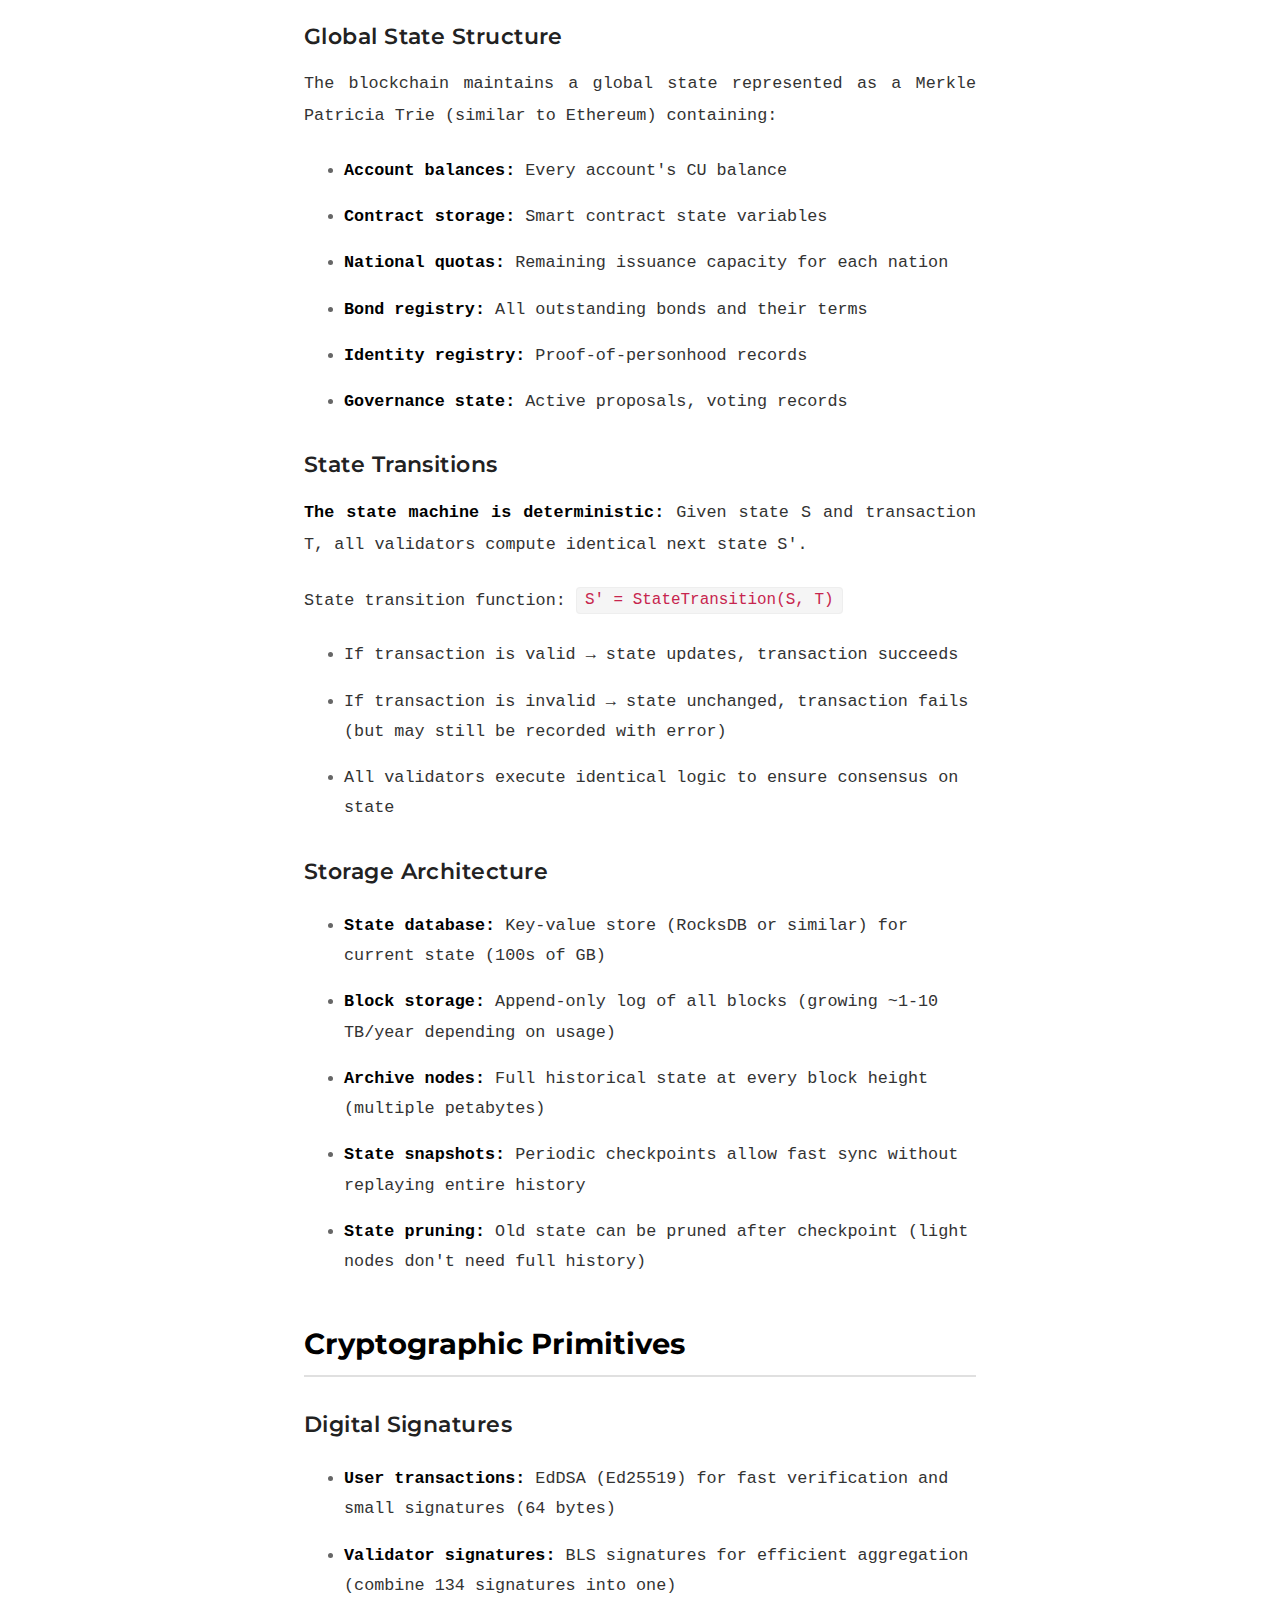
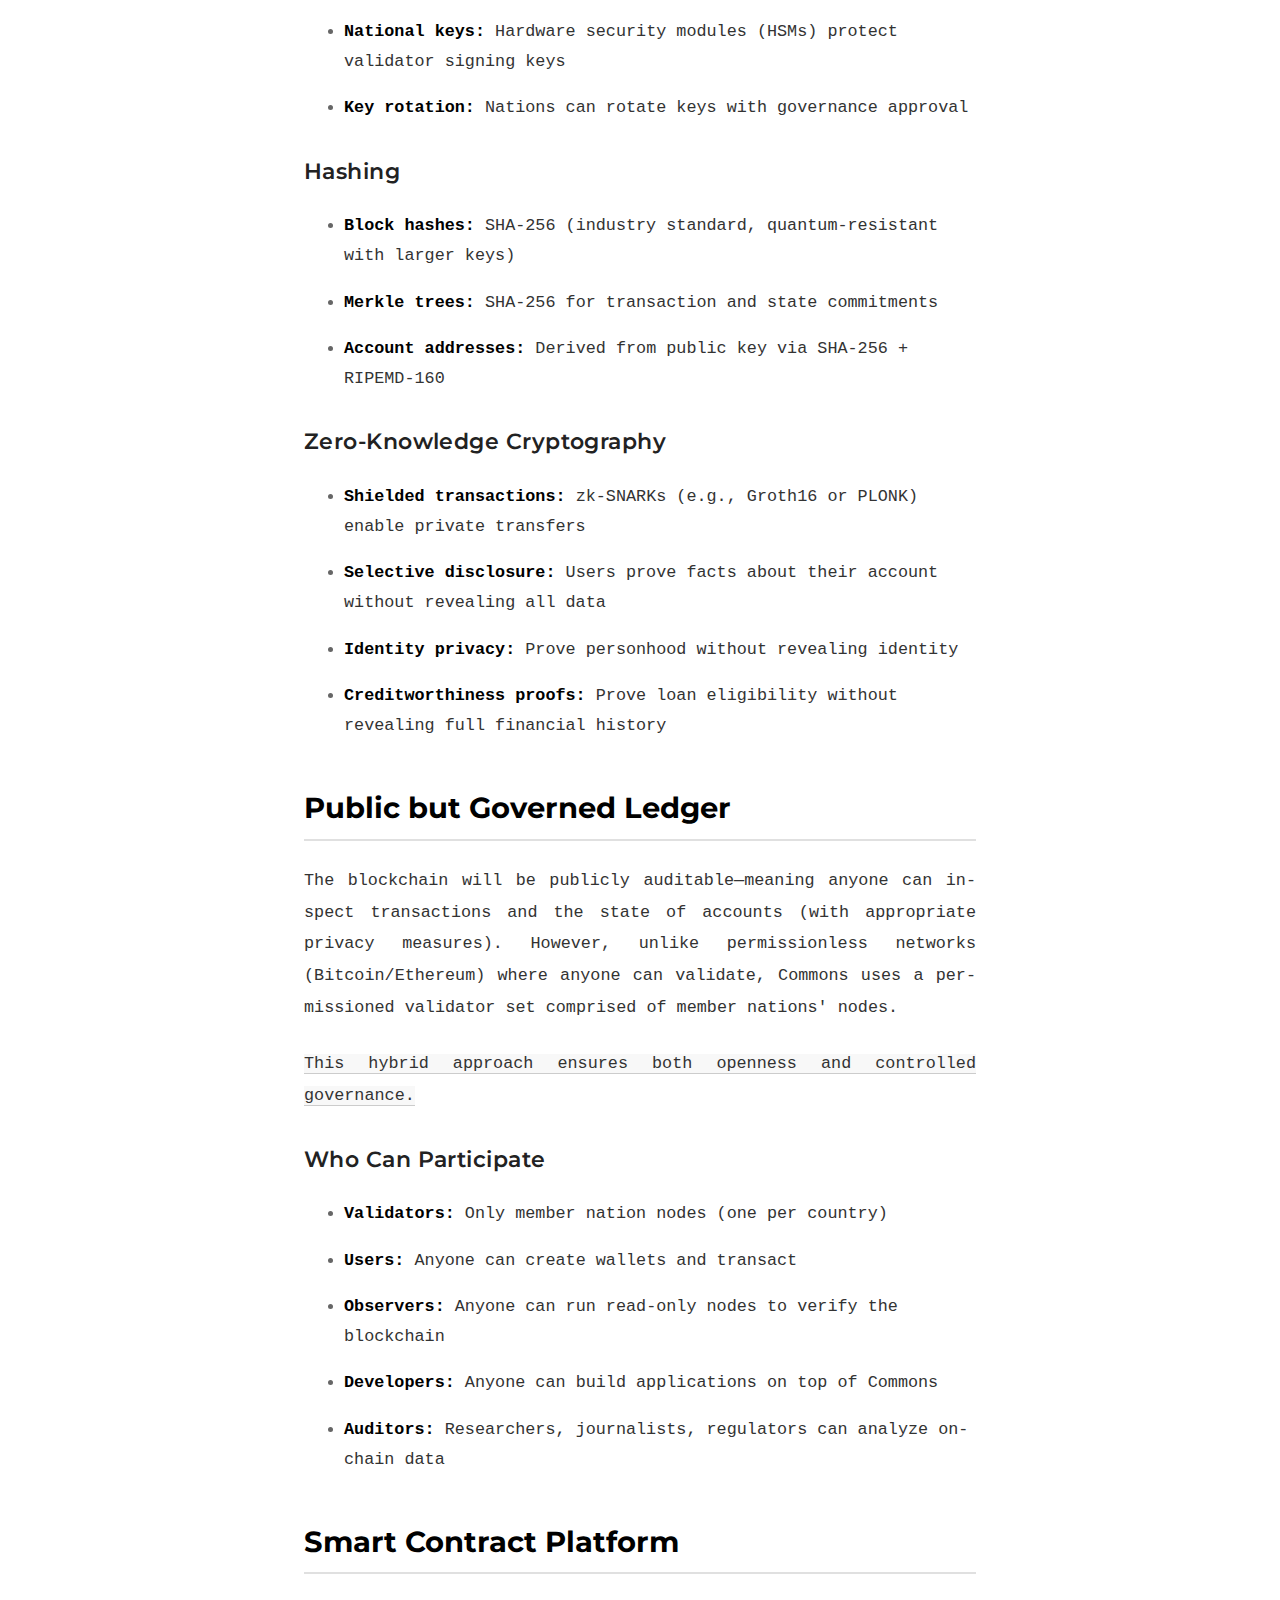
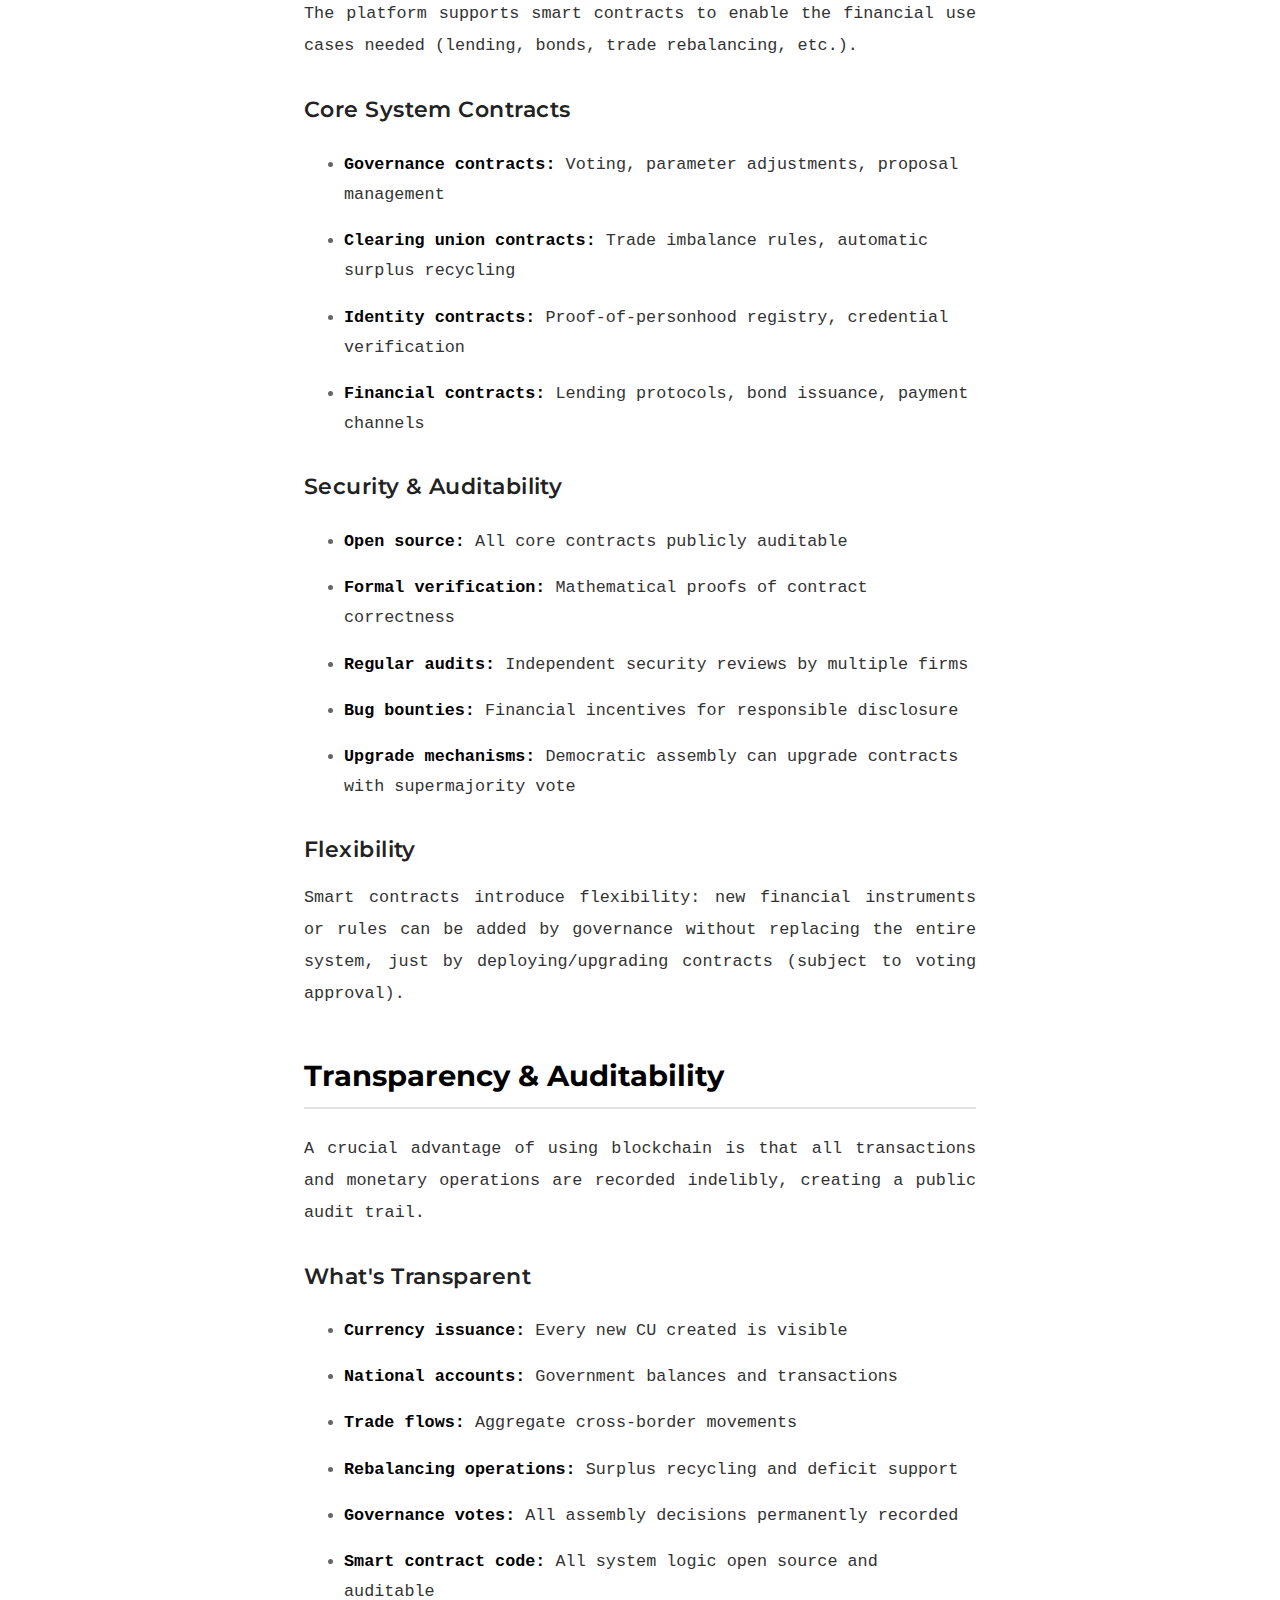
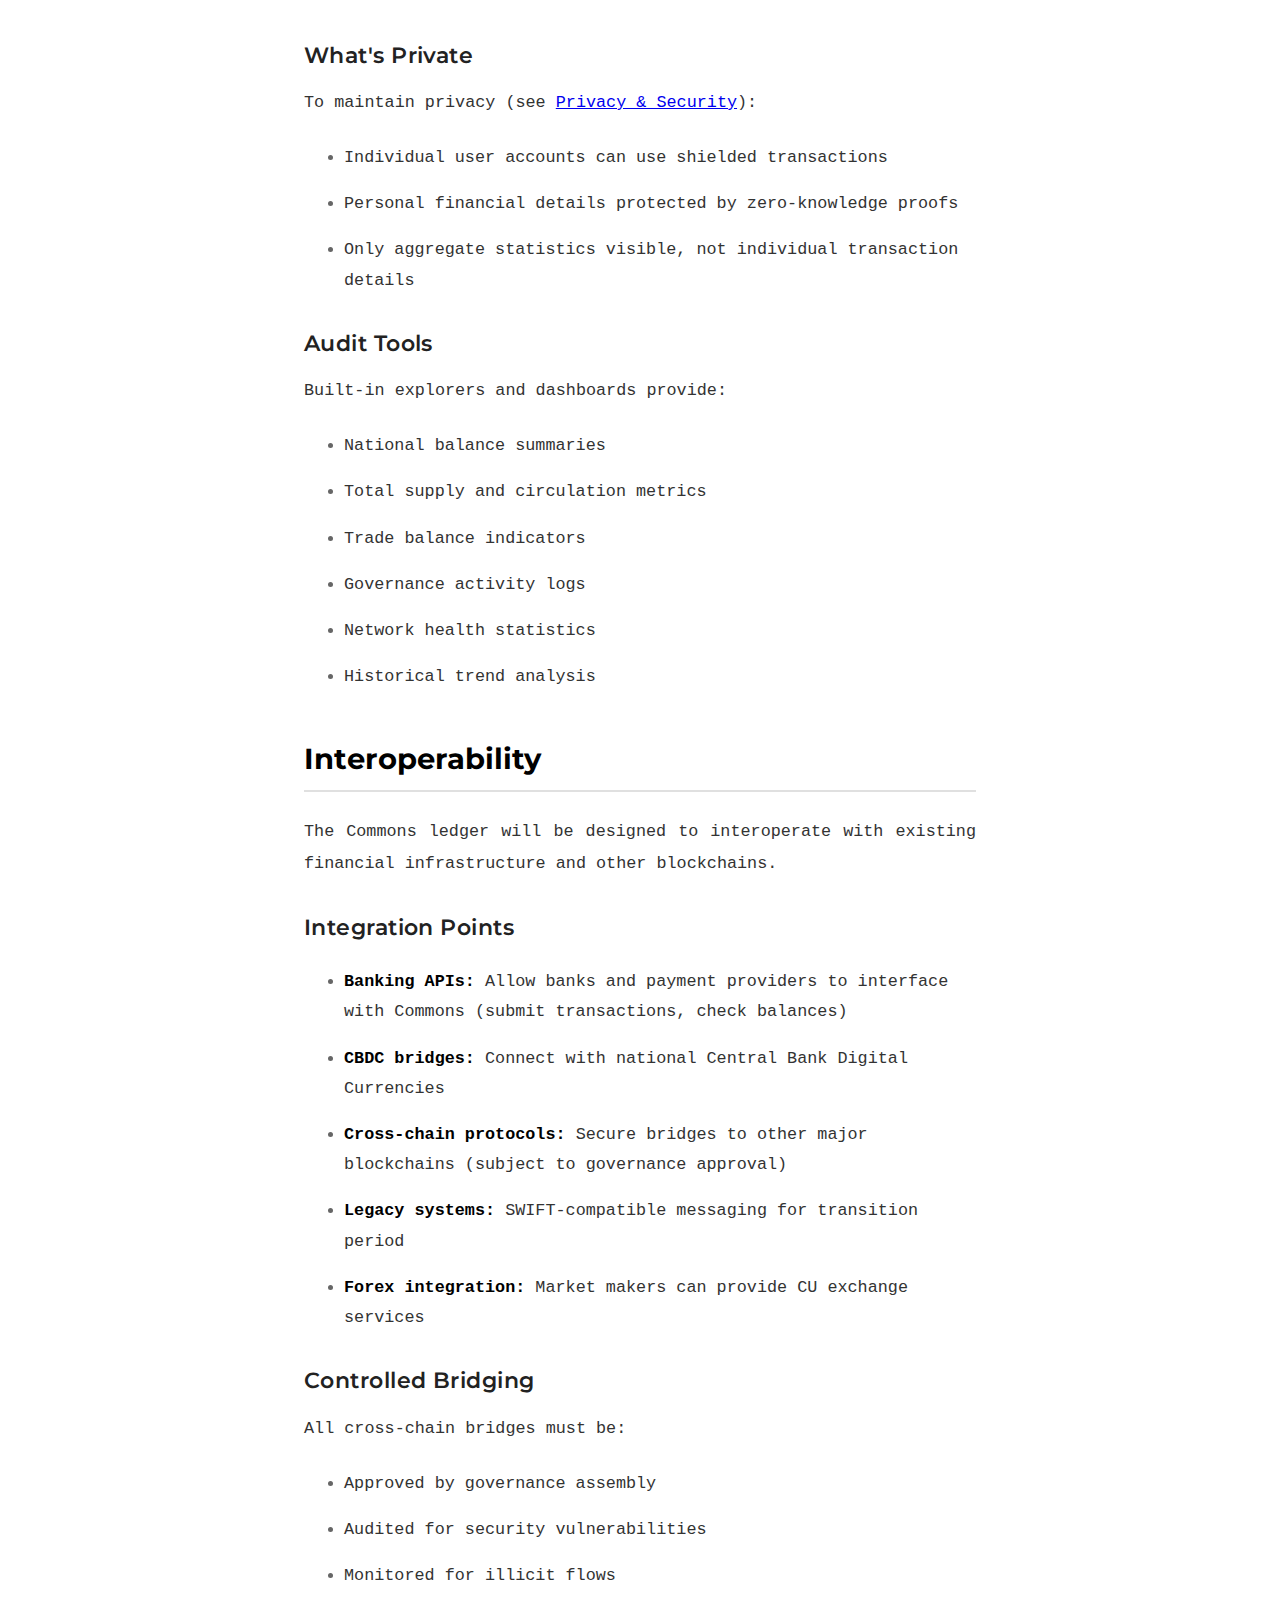
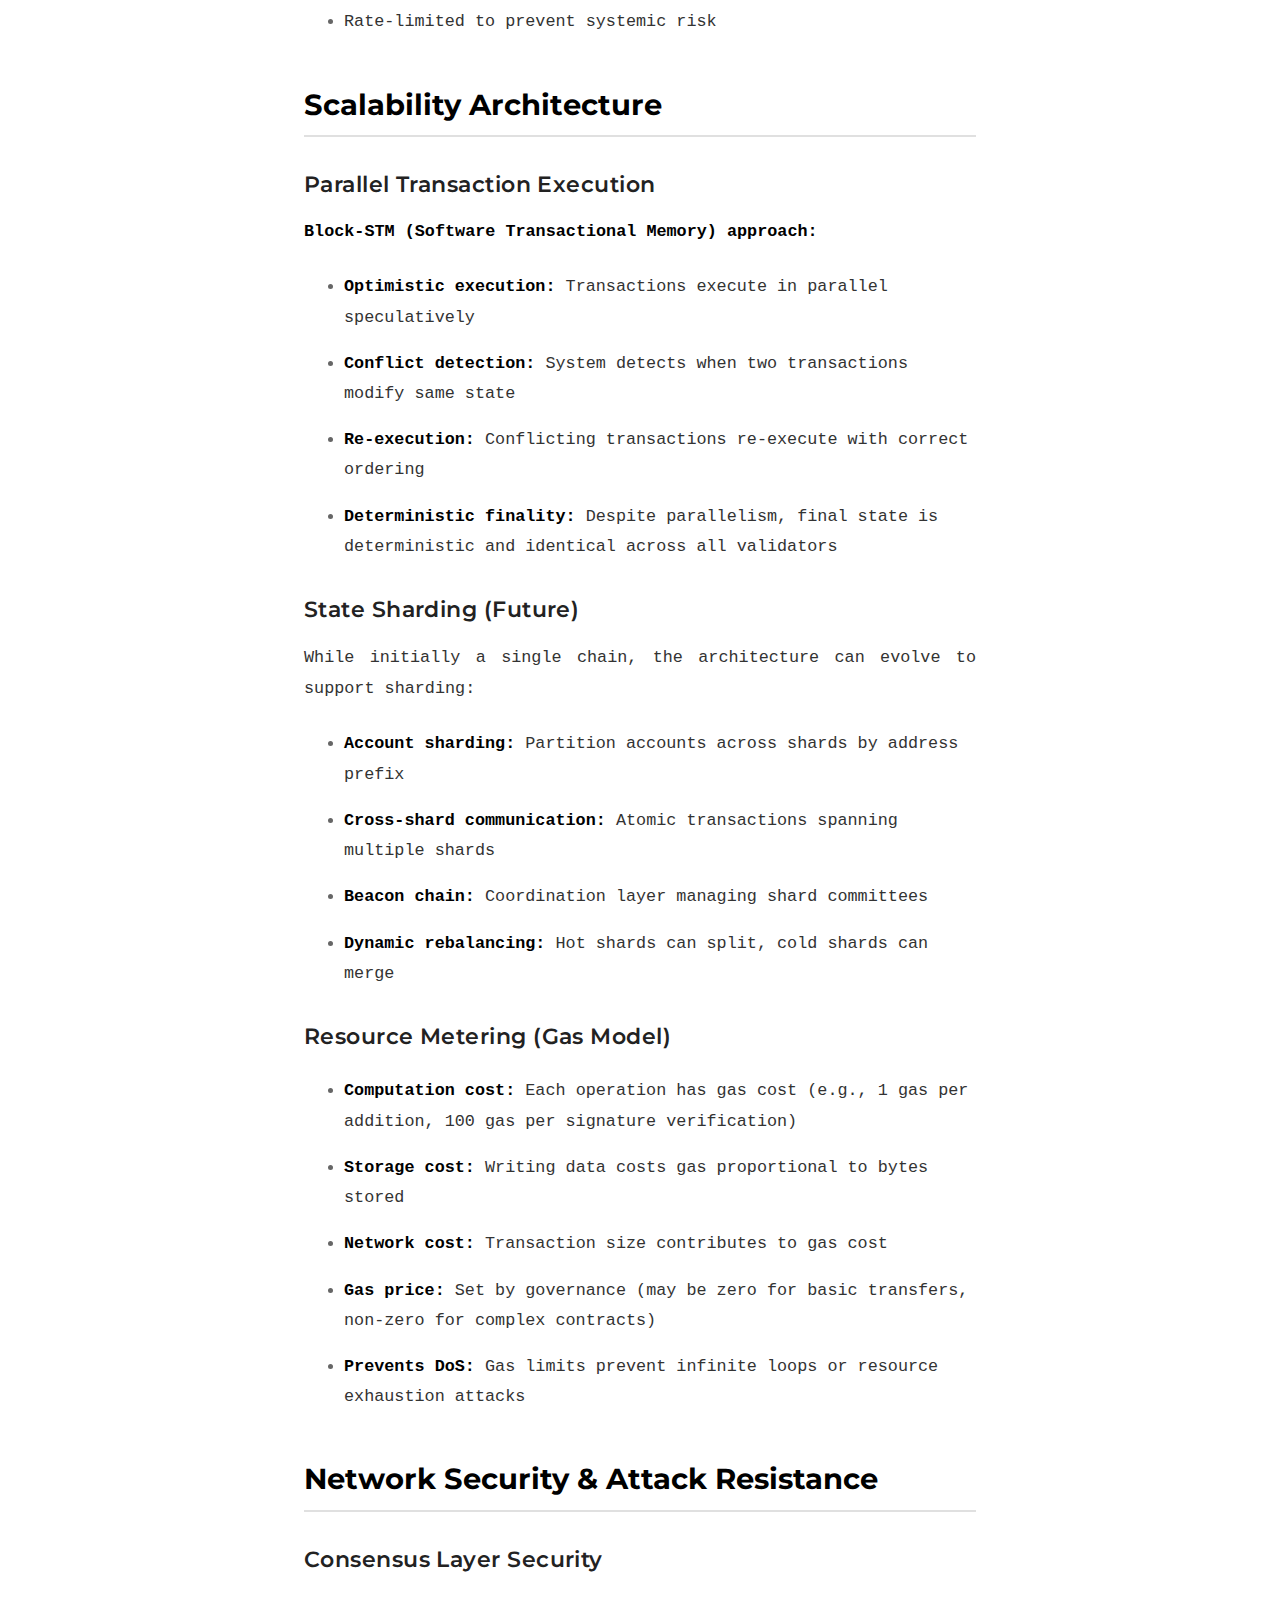
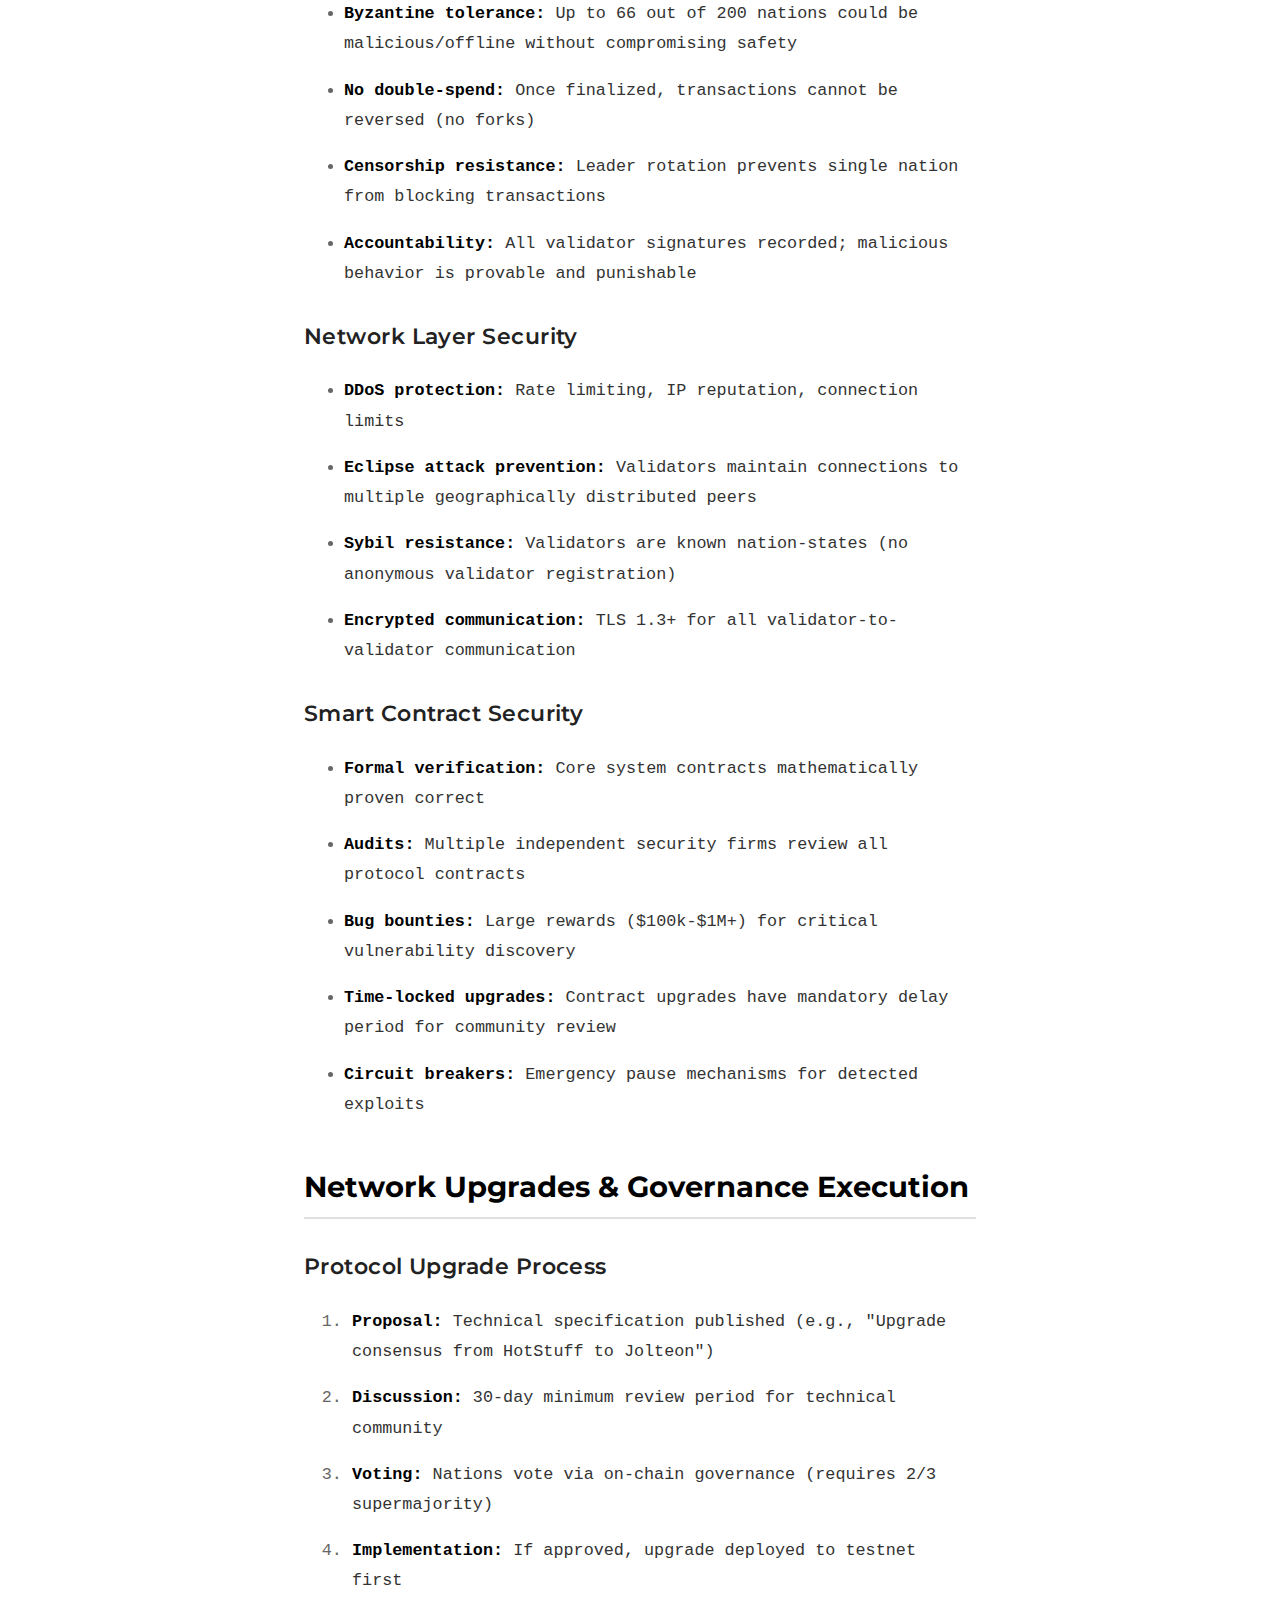
<file: blockchain-tech.html>
<!DOCTYPE html>
<html lang="en">

<head>
  <meta charset="UTF-8">
  <meta name="viewport" content="width=device-width, initial-scale=1.0">
  <title>Blockchain Infrastructure | Commons Currency</title>

  <!-- SEO Meta Tags -->
  <meta name="title" content="Blockchain Infrastructure | Commons Currency">
  <meta name="description"
    content="Comprehensive technical specification for Commons Currency blockchain: BFT consensus, parallel execution, cryptographic primitives, state machine design, security architecture, and network upgrades.">
  <meta name="author" content="Commons Currency Initiative">
  <meta name="keywords"
    content="blockchain infrastructure, BFT consensus, Byzantine Fault Tolerant, parallel execution, cryptographic primitives, state machine, blockchain security, network architecture">
  <meta name="robots" content="index, follow">
  <meta name="language" content="English">
  <link rel="canonical" href="https://commonscurrency.org/blockchain-tech.html">

  <!-- Open Graph / Facebook / WhatsApp -->
  <meta property="og:type" content="article">
  <meta property="og:url" content="https://commonscurrency.org/blockchain-tech.html">
  <meta property="og:title" content="Blockchain Infrastructure | Commons Currency">
  <meta property="og:description"
    content="Comprehensive technical specification for Commons Currency blockchain: BFT consensus, parallel execution, cryptographic primitives, and security architecture.">
  <meta property="og:image" content="https://commonscurrency.org/favicon.png">
  <meta property="og:site_name" content="Commons Currency">

  <!-- Twitter -->
  <meta property="twitter:card" content="summary_large_image">
  <meta property="twitter:url" content="https://commonscurrency.org/blockchain-tech.html">
  <meta property="twitter:title" content="Blockchain Infrastructure | Commons Currency">
  <meta property="twitter:description"
    content="Comprehensive technical specification for Commons Currency blockchain: BFT consensus, parallel execution, cryptographic primitives, and security architecture.">
  <meta property="twitter:image" content="https://commonscurrency.org/favicon.png">
  <meta name="twitter:creator" content="@CommonsCurrency">

  <!-- Favicon -->
  <link rel="icon" type="image/png" href="favicon.png">
  <link rel="apple-touch-icon" href="favicon.png">

  <!-- Structured Data -->
  <script type="application/ld+json">
    {
      "@context": "https://schema.org",
      "@type": "TechArticle",
      "headline": "Blockchain Infrastructure Technical Specification",
      "description": "Comprehensive technical specification for Commons Currency blockchain including BFT consensus, parallel execution, cryptographic primitives, state machine design, and security architecture.",
      "author": {
        "@type": "Organization",
        "name": "Commons Currency"
      },
      "publisher": {
        "@type": "Organization",
        "name": "Commons Currency",
        "logo": {
          "@type": "ImageObject",
          "url": "https://commonscurrency.org/favicon.png"
        }
      },
      "datePublished": "2025-10-20",
      "dateModified": "2025-10-20"
    }
  </script>

  <!-- Google Analytics -->
  <script async src="https://www.googletagmanager.com/gtag/js?id=G-0QMMVJE36S"></script>
  <script>
    window.dataLayer = window.dataLayer || [];
    function gtag() { dataLayer.push(arguments); }
    gtag('js', new Date());
    gtag('config', 'G-0QMMVJE36S');
  </script>

  <link rel="preconnect" href="https://fonts.googleapis.com">
  <link rel="preconnect" href="https://fonts.gstatic.com" crossorigin>
  <link href="https://fonts.googleapis.com/css2?family=Montserrat:wght@300;700&display=swap" rel="stylesheet">

  <link rel="stylesheet" href="styles.css">
</head>

<body>
  <nav>
    <div class="container">
      <a href="index.html" class="logo">Commons Currency</a>
      <ul>
        <li><a href="index.html">Home</a></li>
        <li><a href="proposals.html">Proposals</a></li>
      </ul>
    </div>
  </nav>

  <div class="container">
    <div class="proposal-content">

      <p class="breadcrumbs"><a href="proposals.html">← Proposals</a> / Blockchain Infrastructure</p>

      <h1>Blockchain Infrastructure</h1>

      <p class="intro-text">Commons Currency will be implemented on a blockchain-based ledger purpose-built for global
        scale and public sector use. The architecture leverages modern high-performance designs that achieve massive
        scalability natively—delivering a user experience anyone can use.</p>

      <h2>Design Philosophy</h2>

      <p><span class="highlight">The Commons blockchain will leverage modern architectures that achieve massive
          scalability natively, delivering a user experience that anyone can use—without requiring users to bridge funds
          between layers or manage multiple wallets.</span></p>

      <p>Users simply transact in Commons Units without ever thinking about technical complexity. Whether sending $5 to
        a friend or settling a billion-dollar inter-bank transfer, it's all the same seamless experience on one
        blockchain.</p>

      <h2>Modern High-Performance Architecture</h2>

      <h3>Proven Approaches</h3>

      <p>Examples of architectures that achieve our performance goals:</p>

      <ul>
        <li><strong>Flow's multi-role architecture:</strong> Separate nodes for consensus, computation, verification,
          and storage enable high throughput without fragmenting the user experience</li>
        <li><strong>Aptos's parallel execution:</strong> Using Block-STM technology, Aptos achieves 160,000+
          transactions per second on a single unified chain</li>
        <li><strong>Sui's object-centric model:</strong> Parallel transaction processing for independent objects enables
          massive scalability</li>
      </ul>

      <h3>Key Techniques</h3>

      <ul>
        <li><strong>Parallel execution engines:</strong> Process independent transactions simultaneously rather than
          sequentially</li>
        <li><strong>Pipelined architecture:</strong> Overlap consensus, execution, and verification stages for maximum
          throughput</li>
        <li><strong>Efficient state management:</strong> Optimized data structures minimize storage and lookup overhead
        </li>
        <li><strong>Fast finality:</strong> Sub-second confirmation times for all transactions</li>
      </ul>

      <h2>Consensus Mechanism</h2>

      <h3>Byzantine Fault Tolerant Consensus</h3>

      <p>The blockchain uses a permissioned validator set comprised of member nations' nodes, with Byzantine Fault
        Tolerant consensus such as HotStuff or AptosBFT.</p>

      <p><strong>Key properties:</strong></p>

      <ul>
        <li><strong>Safety:</strong> No conflicting transactions can both be confirmed</li>
        <li><strong>Liveness:</strong> System continues making progress even if some nodes are offline</li>
        <li><strong>Finality:</strong> Once confirmed, transactions are irreversible (no forks or reorganizations)</li>
        <li><strong>Fault tolerance:</strong> Can tolerate up to 1/3 of nodes behaving maliciously or failing</li>
      </ul>

      <h3>Consensus Protocol Details</h3>

      <p><strong>HotStuff-style BFT implementation with optimizations:</strong></p>

      <ul>
        <li><strong>Three-phase commit:</strong> Prepare → Pre-commit → Commit (with leader rotation)</li>
        <li><strong>Aggregated signatures:</strong> Use BLS signatures to reduce message complexity from O(n²) to O(n)
        </li>
        <li><strong>Leader rotation:</strong> Automatic leader rotation each epoch (approximately 10 seconds) ensures no
          single nation controls block production</li>
        <li><strong>Threshold signatures:</strong> 2/3 + 1 validators must sign for finality (≥134 out of 200 nations)
        </li>
        <li><strong>View-change protocol:</strong> If leader fails, validators automatically elect new leader within 3
          seconds</li>
        <li><strong>Pipelined consensus:</strong> Multiple blocks in different stages simultaneously for maximum
          throughput</li>
      </ul>

      <h3>Design Targets</h3>

      <p>With approximately 200 nation-state validators, the system is designed to achieve:</p>

      <ul>
        <li><strong>Throughput:</strong> High transaction capacity with room to scale as technology advances</li>
        <li><strong>Latency:</strong> Sub-second transaction finality (targeting 300-500ms)</li>
        <li><strong>Energy:</strong> Energy-efficient BFT consensus (no mining required)</li>
        <li><strong>Scalability:</strong> Handle both retail payments and central bank settlements on one chain</li>
      </ul>

      <h3>Network Topology</h3>

      <ul>
        <li><strong>Full mesh:</strong> All validators maintain connections to all other validators for maximum fault
          tolerance</li>
        <li><strong>Gossip protocol:</strong> Transactions propagate via efficient gossip (each node forwards to subset
          of peers)</li>
        <li><strong>Geographic distribution:</strong> Validators distributed globally to minimize network latency</li>
        <li><strong>Dedicated network:</strong> High-bandwidth connections between validator nodes (10+ Gbps
          recommended)</li>
      </ul>

      <h2>Block and Transaction Structure</h2>

      <h3>Block Format</h3>

      <p>Each block in the Commons blockchain contains:</p>

      <ul>
        <li><strong>Block header:</strong>
          <ul style="margin-top: 0.5rem;">
            <li>Block height (incremental number)</li>
            <li>Timestamp (Unix epoch milliseconds)</li>
            <li>Previous block hash (SHA-256)</li>
            <li>State root hash (Merkle tree root of global state)</li>
            <li>Transaction root hash (Merkle tree root of all transactions)</li>
            <li>Proposer signature (nation that proposed this block)</li>
            <li>Validator signatures (aggregated BLS signatures from 2/3+ validators)</li>
          </ul>
        </li>
        <li><strong>Transaction list:</strong> Ordered list of all transactions in this block (typically 1,000-10,000
          per block)</li>
        <li><strong>State changes:</strong> Summary of balance updates and state transitions</li>
      </ul>

      <h3>Transaction Types</h3>

      <p>The system supports multiple transaction types:</p>

      <ul>
        <li><strong>Transfer:</strong> Send CU from one account to another (most common)</li>
        <li><strong>Currency issuance:</strong> National government creates new CU (must be within quota)</li>
        <li><strong>Tax collection:</strong> Government collects tax payment (destroys CU)</li>
        <li><strong>Bond issuance:</strong> Government issues bond, receives CU from buyer</li>
        <li><strong>Bond redemption:</strong> Bondholder redeems bond, receives CU from government</li>
        <li><strong>Smart contract call:</strong> Invoke contract function (lending, voting, etc.)</li>
        <li><strong>Governance vote:</strong> Validator submits vote on proposal</li>
        <li><strong>Identity registration:</strong> Register proof-of-personhood credential</li>
      </ul>

      <h3>Transaction Structure</h3>

      <p>Each transaction contains:</p>

      <ul>
        <li><strong>Nonce:</strong> Sequential number to prevent replay attacks</li>
        <li><strong>Sender:</strong> Public key or account identifier</li>
        <li><strong>Recipient:</strong> Destination account (or contract address)</li>
        <li><strong>Amount:</strong> CU to transfer (128-bit integer for precision)</li>
        <li><strong>Transaction type:</strong> Enum indicating operation</li>
        <li><strong>Payload:</strong> Additional data (e.g., contract parameters)</li>
        <li><strong>Gas limit:</strong> Maximum computation allowed</li>
        <li><strong>Signature:</strong> EdDSA or ECDSA signature proving authorization</li>
      </ul>

      <h3>Transaction Processing Pipeline</h3>

      <ol>
        <li><strong>Submission:</strong> User submits signed transaction to any node</li>
        <li><strong>Validation:</strong> Node checks signature, nonce, balance, gas limit</li>
        <li><strong>Mempool:</strong> Valid transactions enter memory pool awaiting inclusion</li>
        <li><strong>Ordering:</strong> Block proposer selects transactions (priority fee + fairness)</li>
        <li><strong>Parallel execution:</strong> Independent transactions execute simultaneously</li>
        <li><strong>State commitment:</strong> Updated state root computed via Merkle tree</li>
        <li><strong>Consensus:</strong> Block + state changes sent to validators for signing</li>
        <li><strong>Finality:</strong> After 2/3+ validators sign, block is committed (irreversible)</li>
      </ol>

      <h2>State Machine and Storage</h2>

      <h3>Global State Structure</h3>

      <p>The blockchain maintains a global state represented as a Merkle Patricia Trie (similar to Ethereum) containing:
      </p>

      <ul>
        <li><strong>Account balances:</strong> Every account's CU balance</li>
        <li><strong>Contract storage:</strong> Smart contract state variables</li>
        <li><strong>National quotas:</strong> Remaining issuance capacity for each nation</li>
        <li><strong>Bond registry:</strong> All outstanding bonds and their terms</li>
        <li><strong>Identity registry:</strong> Proof-of-personhood records</li>
        <li><strong>Governance state:</strong> Active proposals, voting records</li>
      </ul>

      <h3>State Transitions</h3>

      <p><strong>The state machine is deterministic:</strong> Given state S and transaction T, all validators compute
        identical next state S'.</p>

      <p>State transition function: <code>S' = StateTransition(S, T)</code></p>

      <ul>
        <li>If transaction is valid → state updates, transaction succeeds</li>
        <li>If transaction is invalid → state unchanged, transaction fails (but may still be recorded with error)</li>
        <li>All validators execute identical logic to ensure consensus on state</li>
      </ul>

      <h3>Storage Architecture</h3>

      <ul>
        <li><strong>State database:</strong> Key-value store (RocksDB or similar) for current state (100s of GB)</li>
        <li><strong>Block storage:</strong> Append-only log of all blocks (growing ~1-10 TB/year depending on usage)
        </li>
        <li><strong>Archive nodes:</strong> Full historical state at every block height (multiple petabytes)</li>
        <li><strong>State snapshots:</strong> Periodic checkpoints allow fast sync without replaying entire history</li>
        <li><strong>State pruning:</strong> Old state can be pruned after checkpoint (light nodes don't need full
          history)</li>
      </ul>

      <h2>Cryptographic Primitives</h2>

      <h3>Digital Signatures</h3>

      <ul>
        <li><strong>User transactions:</strong> EdDSA (Ed25519) for fast verification and small signatures (64 bytes)
        </li>
        <li><strong>Validator signatures:</strong> BLS signatures for efficient aggregation (combine 134 signatures into
          one)</li>
        <li><strong>National keys:</strong> Hardware security modules (HSMs) protect validator signing keys</li>
        <li><strong>Key rotation:</strong> Nations can rotate keys with governance approval</li>
      </ul>

      <h3>Hashing</h3>

      <ul>
        <li><strong>Block hashes:</strong> SHA-256 (industry standard, quantum-resistant with larger keys)</li>
        <li><strong>Merkle trees:</strong> SHA-256 for transaction and state commitments</li>
        <li><strong>Account addresses:</strong> Derived from public key via SHA-256 + RIPEMD-160</li>
      </ul>

      <h3>Zero-Knowledge Cryptography</h3>

      <ul>
        <li><strong>Shielded transactions:</strong> zk-SNARKs (e.g., Groth16 or PLONK) enable private transfers</li>
        <li><strong>Selective disclosure:</strong> Users prove facts about their account without revealing all data</li>
        <li><strong>Identity privacy:</strong> Prove personhood without revealing identity</li>
        <li><strong>Creditworthiness proofs:</strong> Prove loan eligibility without revealing full financial history
        </li>
      </ul>

      <h2>Public but Governed Ledger</h2>

      <p>The blockchain will be publicly auditable—meaning anyone can inspect transactions and the state of accounts
        (with appropriate privacy measures). However, unlike permissionless networks (Bitcoin/Ethereum) where anyone can
        validate, Commons uses a permissioned validator set comprised of member nations' nodes.</p>

      <p><span class="highlight">This hybrid approach ensures both openness and controlled governance.</span></p>

      <h3>Who Can Participate</h3>

      <ul>
        <li><strong>Validators:</strong> Only member nation nodes (one per country)</li>
        <li><strong>Users:</strong> Anyone can create wallets and transact</li>
        <li><strong>Observers:</strong> Anyone can run read-only nodes to verify the blockchain</li>
        <li><strong>Developers:</strong> Anyone can build applications on top of Commons</li>
        <li><strong>Auditors:</strong> Researchers, journalists, regulators can analyze on-chain data</li>
      </ul>

      <h2>Smart Contract Platform</h2>

      <p>The platform supports smart contracts to enable the financial use cases needed (lending, bonds, trade
        rebalancing, etc.).</p>

      <h3>Core System Contracts</h3>

      <ul>
        <li><strong>Governance contracts:</strong> Voting, parameter adjustments, proposal management</li>
        <li><strong>Clearing union contracts:</strong> Trade imbalance rules, automatic surplus recycling</li>
        <li><strong>Identity contracts:</strong> Proof-of-personhood registry, credential verification</li>
        <li><strong>Financial contracts:</strong> Lending protocols, bond issuance, payment channels</li>
      </ul>

      <h3>Security & Auditability</h3>

      <ul>
        <li><strong>Open source:</strong> All core contracts publicly auditable</li>
        <li><strong>Formal verification:</strong> Mathematical proofs of contract correctness</li>
        <li><strong>Regular audits:</strong> Independent security reviews by multiple firms</li>
        <li><strong>Bug bounties:</strong> Financial incentives for responsible disclosure</li>
        <li><strong>Upgrade mechanisms:</strong> Democratic assembly can upgrade contracts with supermajority vote</li>
      </ul>

      <h3>Flexibility</h3>

      <p>Smart contracts introduce flexibility: new financial instruments or rules can be added by governance without
        replacing the entire system, just by deploying/upgrading contracts (subject to voting approval).</p>

      <h2>Transparency & Auditability</h2>

      <p>A crucial advantage of using blockchain is that all transactions and monetary operations are recorded
        indelibly, creating a public audit trail.</p>

      <h3>What's Transparent</h3>

      <ul>
        <li><strong>Currency issuance:</strong> Every new CU created is visible</li>
        <li><strong>National accounts:</strong> Government balances and transactions</li>
        <li><strong>Trade flows:</strong> Aggregate cross-border movements</li>
        <li><strong>Rebalancing operations:</strong> Surplus recycling and deficit support</li>
        <li><strong>Governance votes:</strong> All assembly decisions permanently recorded</li>
        <li><strong>Smart contract code:</strong> All system logic open source and auditable</li>
      </ul>

      <h3>What's Private</h3>

      <p>To maintain privacy (see <a href="privacy-security.html">Privacy & Security</a>):</p>

      <ul>
        <li>Individual user accounts can use shielded transactions</li>
        <li>Personal financial details protected by zero-knowledge proofs</li>
        <li>Only aggregate statistics visible, not individual transaction details</li>
      </ul>

      <h3>Audit Tools</h3>

      <p>Built-in explorers and dashboards provide:</p>

      <ul>
        <li>National balance summaries</li>
        <li>Total supply and circulation metrics</li>
        <li>Trade balance indicators</li>
        <li>Governance activity logs</li>
        <li>Network health statistics</li>
        <li>Historical trend analysis</li>
      </ul>

      <h2>Interoperability</h2>

      <p>The Commons ledger will be designed to interoperate with existing financial infrastructure and other
        blockchains.</p>

      <h3>Integration Points</h3>

      <ul>
        <li><strong>Banking APIs:</strong> Allow banks and payment providers to interface with Commons (submit
          transactions, check balances)</li>
        <li><strong>CBDC bridges:</strong> Connect with national Central Bank Digital Currencies</li>
        <li><strong>Cross-chain protocols:</strong> Secure bridges to other major blockchains (subject to governance
          approval)</li>
        <li><strong>Legacy systems:</strong> SWIFT-compatible messaging for transition period</li>
        <li><strong>Forex integration:</strong> Market makers can provide CU exchange services</li>
      </ul>

      <h3>Controlled Bridging</h3>

      <p>All cross-chain bridges must be:</p>

      <ul>
        <li>Approved by governance assembly</li>
        <li>Audited for security vulnerabilities</li>
        <li>Monitored for illicit flows</li>
        <li>Rate-limited to prevent systemic risk</li>
      </ul>

      <h2>Scalability Architecture</h2>

      <h3>Parallel Transaction Execution</h3>

      <p><strong>Block-STM (Software Transactional Memory) approach:</strong></p>

      <ul>
        <li><strong>Optimistic execution:</strong> Transactions execute in parallel speculatively</li>
        <li><strong>Conflict detection:</strong> System detects when two transactions modify same state</li>
        <li><strong>Re-execution:</strong> Conflicting transactions re-execute with correct ordering</li>
        <li><strong>Deterministic finality:</strong> Despite parallelism, final state is deterministic and identical
          across all validators</li>
      </ul>

      <h3>State Sharding (Future)</h3>

      <p>While initially a single chain, the architecture can evolve to support sharding:</p>

      <ul>
        <li><strong>Account sharding:</strong> Partition accounts across shards by address prefix</li>
        <li><strong>Cross-shard communication:</strong> Atomic transactions spanning multiple shards</li>
        <li><strong>Beacon chain:</strong> Coordination layer managing shard committees</li>
        <li><strong>Dynamic rebalancing:</strong> Hot shards can split, cold shards can merge</li>
      </ul>

      <h3>Resource Metering (Gas Model)</h3>

      <ul>
        <li><strong>Computation cost:</strong> Each operation has gas cost (e.g., 1 gas per addition, 100 gas per
          signature verification)</li>
        <li><strong>Storage cost:</strong> Writing data costs gas proportional to bytes stored</li>
        <li><strong>Network cost:</strong> Transaction size contributes to gas cost</li>
        <li><strong>Gas price:</strong> Set by governance (may be zero for basic transfers, non-zero for complex
          contracts)</li>
        <li><strong>Prevents DoS:</strong> Gas limits prevent infinite loops or resource exhaustion attacks</li>
      </ul>

      <h2>Network Security & Attack Resistance</h2>

      <h3>Consensus Layer Security</h3>

      <ul>
        <li><strong>Byzantine tolerance:</strong> Up to 66 out of 200 nations could be malicious/offline without
          compromising safety</li>
        <li><strong>No double-spend:</strong> Once finalized, transactions cannot be reversed (no forks)</li>
        <li><strong>Censorship resistance:</strong> Leader rotation prevents single nation from blocking transactions
        </li>
        <li><strong>Accountability:</strong> All validator signatures recorded; malicious behavior is provable and
          punishable</li>
      </ul>

      <h3>Network Layer Security</h3>

      <ul>
        <li><strong>DDoS protection:</strong> Rate limiting, IP reputation, connection limits</li>
        <li><strong>Eclipse attack prevention:</strong> Validators maintain connections to multiple geographically
          distributed peers</li>
        <li><strong>Sybil resistance:</strong> Validators are known nation-states (no anonymous validator registration)
        </li>
        <li><strong>Encrypted communication:</strong> TLS 1.3+ for all validator-to-validator communication</li>
      </ul>

      <h3>Smart Contract Security</h3>

      <ul>
        <li><strong>Formal verification:</strong> Core system contracts mathematically proven correct</li>
        <li><strong>Audits:</strong> Multiple independent security firms review all protocol contracts</li>
        <li><strong>Bug bounties:</strong> Large rewards ($100k-$1M+) for critical vulnerability discovery</li>
        <li><strong>Time-locked upgrades:</strong> Contract upgrades have mandatory delay period for community review
        </li>
        <li><strong>Circuit breakers:</strong> Emergency pause mechanisms for detected exploits</li>
      </ul>

      <h2>Network Upgrades & Governance Execution</h2>

      <h3>Protocol Upgrade Process</h3>

      <ol>
        <li><strong>Proposal:</strong> Technical specification published (e.g., "Upgrade consensus from HotStuff to
          Jolteon")</li>
        <li><strong>Discussion:</strong> 30-day minimum review period for technical community</li>
        <li><strong>Voting:</strong> Nations vote via on-chain governance (requires 2/3 supermajority)</li>
        <li><strong>Implementation:</strong> If approved, upgrade deployed to testnet first</li>
        <li><strong>Testing:</strong> Minimum 60 days of testnet operation</li>
        <li><strong>Activation:</strong> Coordinated mainnet upgrade at predetermined block height</li>
        <li><strong>Monitoring:</strong> Post-upgrade monitoring for issues, rollback capability if critical bugs found
        </li>
      </ol>

      <h3>Hard Fork vs Soft Fork</h3>

      <ul>
        <li><strong>Soft fork:</strong> Backward-compatible changes (old nodes still work) - requires simple majority
        </li>
        <li><strong>Hard fork:</strong> Breaking changes (all validators must upgrade) - requires 2/3 supermajority</li>
        <li><strong>Coordinated deployment:</strong> Unlike public blockchains, upgrades are coordinated (no contentious
          forks)</li>
      </ul>

      <h3>Emergency Procedures</h3>

      <ul>
        <li><strong>Critical bug discovered:</strong> Emergency multisig (e.g., 10 of 15 largest nations) can pause
          system</li>
        <li><strong>Incident response:</strong> Technical committee investigates, proposes fix</li>
        <li><strong>Expedited voting:</strong> 7-day emergency vote period (still requires 2/3 approval)</li>
        <li><strong>Post-mortem:</strong> Public report on incident, lessons learned, prevention measures</li>
      </ul>

      <h2>Node Operations</h2>

      <h3>National Validator Nodes</h3>

      <p>Each member nation runs validator infrastructure:</p>

      <ul>
        <li><strong>Hardware requirements:</strong> Enterprise-grade servers (32+ cores, 256GB+ RAM, fast NVMe SSD
          storage, 10+ Gbps network)
        </li>
        <li><strong>Energy consumption:</strong> 50-150 watts per node (similar to running a small server)</li>
        <li><strong>Redundancy:</strong> Primary + backup nodes in different data centers for high availability</li>
        <li><strong>Security:</strong> Hardware security modules (HSMs) for key storage, physical security, network
          isolation</li>
        <li><strong>Monitoring:</strong> 24/7 operations center with automated alerts for performance degradation</li>
        <li><strong>Disaster recovery:</strong> Regular backups, documented recovery procedures, tested annually</li>
      </ul>

      <h3>Observer Nodes</h3>

      <p>Anyone can run read-only observer nodes to:</p>

      <ul>
        <li>Verify blockchain state independently</li>
        <li>Serve blockchain data to applications (wallets, exchanges, analytics)</li>
        <li>Monitor for anomalies or policy violations</li>
        <li>Provide redundancy and geographical distribution</li>
        <li>Research and analysis (academics, journalists, civil society)</li>
      </ul>

      <h3>Node Software</h3>

      <ul>
        <li><strong>Open source:</strong> All node software publicly available on GitHub</li>
        <li><strong>Multiple implementations:</strong> Encourage diverse client implementations (e.g., Rust, Go, Java)
          to avoid monoculture bugs</li>
        <li><strong>Automated testing:</strong> Continuous integration with thousands of test cases</li>
        <li><strong>Fuzzing:</strong> Automated fuzzing to discover edge cases and vulnerabilities</li>
        <li><strong>Documentation:</strong> Comprehensive developer docs, API references, deployment guides</li>
      </ul>

      <h2>Technology Stack Flexibility</h2>

      <p>The architecture could be built on proven blockchain frameworks that support BFT consensus and smart contracts:
      </p>

      <ul>
        <li><strong>Cosmos SDK:</strong> Modular framework with Tendermint consensus</li>
        <li><strong>Substrate:</strong> Polkadot's flexible blockchain builder</li>
        <li><strong>Hyperledger Besu:</strong> Enterprise-focused Ethereum client</li>
        <li><strong>Custom implementation:</strong> Purpose-built for Commons' specific needs</li>
      </ul>

      <p>The governance assembly will decide based on technical evaluations, with priority given to:</p>

      <ul>
        <li>Proven security track record</li>
        <li>Strong developer community</li>
        <li>Customization flexibility</li>
        <li>Performance characteristics</li>
        <li>Ability to implement one-nation-one-vote consensus</li>
      </ul>

      <h2>Summary: Technical Excellence Serving Human Needs</h2>

      <p><span class="highlight">The blockchain infrastructure is designed to be invisible to users while providing the
          transparency, security, and scalability needed for a global monetary system.</span></p>

      <h3>Core Technical Achievements</h3>

      <ul>
        <li>✓ <strong>User-friendly:</strong> One seamless chain, no bridging complexity—users never think about the
          underlying tech</li>
        <li>✓ <strong>High performance:</strong> Parallel execution engine + BFT consensus designed for millions of
          daily transactions with sub-second finality</li>
        <li>✓ <strong>Energy efficient:</strong> BFT consensus consuming ~10-30 kW total (vs Bitcoin's 150+ TWh
          annually)</li>
        <li>✓ <strong>Democratic:</strong> One nation, one validator, equal consensus weight—no wealth-based voting</li>
        <li>✓ <strong>Byzantine fault tolerant:</strong> System remains secure even if 1/3 of nations are malicious or
          offline</li>
        <li>✓ <strong>Deterministic finality:</strong> No forks, no reorganizations—transactions are irreversible once
          committed</li>
        <li>✓ <strong>Transparent:</strong> All national monetary operations visible on-chain; individual privacy via
          zero-knowledge proofs</li>
        <li>✓ <strong>Formally verified:</strong> Core system contracts mathematically proven correct</li>
        <li>✓ <strong>Auditable:</strong> Anyone can run observer nodes, analyze on-chain data, verify system integrity
        </li>
        <li>✓ <strong>Flexible:</strong> Smart contracts and on-chain governance enable evolution without system
          replacement</li>
        <li>✓ <strong>Secure:</strong> Multiple layers of security from cryptography to network to consensus to
          application</li>
        <li>✓ <strong>Resilient:</strong> No single point of failure; geographically distributed; disaster recovery
          procedures</li>
      </ul>

      <h3>Technical Innovation Serving Social Good</h3>

      <p>The architecture leverages cutting-edge blockchain research—parallel execution, BFT consensus, zero-knowledge
        cryptography, formal verification—not for speculation or hype, but <strong>to rebuild global finance on a
          foundation of transparency, fairness, and democratic control.</strong></p>

      <p>Every technical decision serves the mission: <span class="highlight">to create a monetary system that serves
          humanity, not profits from it.</span></p>

      <div class="doc-navigation">
        <a href="trade-rebalancing.html">← Previous: Trade Rebalancing</a>
        <a href="identity-credit.html">Next: Identity & Credit →</a>
      </div>

    </div>
  </div>

  <style>
    .breadcrumbs {
      color: #666;
      font-size: 0.9rem;
      margin-bottom: 2rem;
    }

    .breadcrumbs a {
      color: #666;
      text-decoration: none;
    }

    .breadcrumbs a:hover {
      text-decoration: underline;
    }

    .doc-navigation {
      display: flex;
      justify-content: space-between;
      margin-top: 4rem;
      padding-top: 2rem;
      border-top: 1px solid #e0e0e0;
    }

    .doc-navigation a {
      color: #333;
      text-decoration: none;
      font-weight: 500;
    }

    .doc-navigation a:hover {
      text-decoration: underline;
    }
  </style>
</body>

</html>
</file>
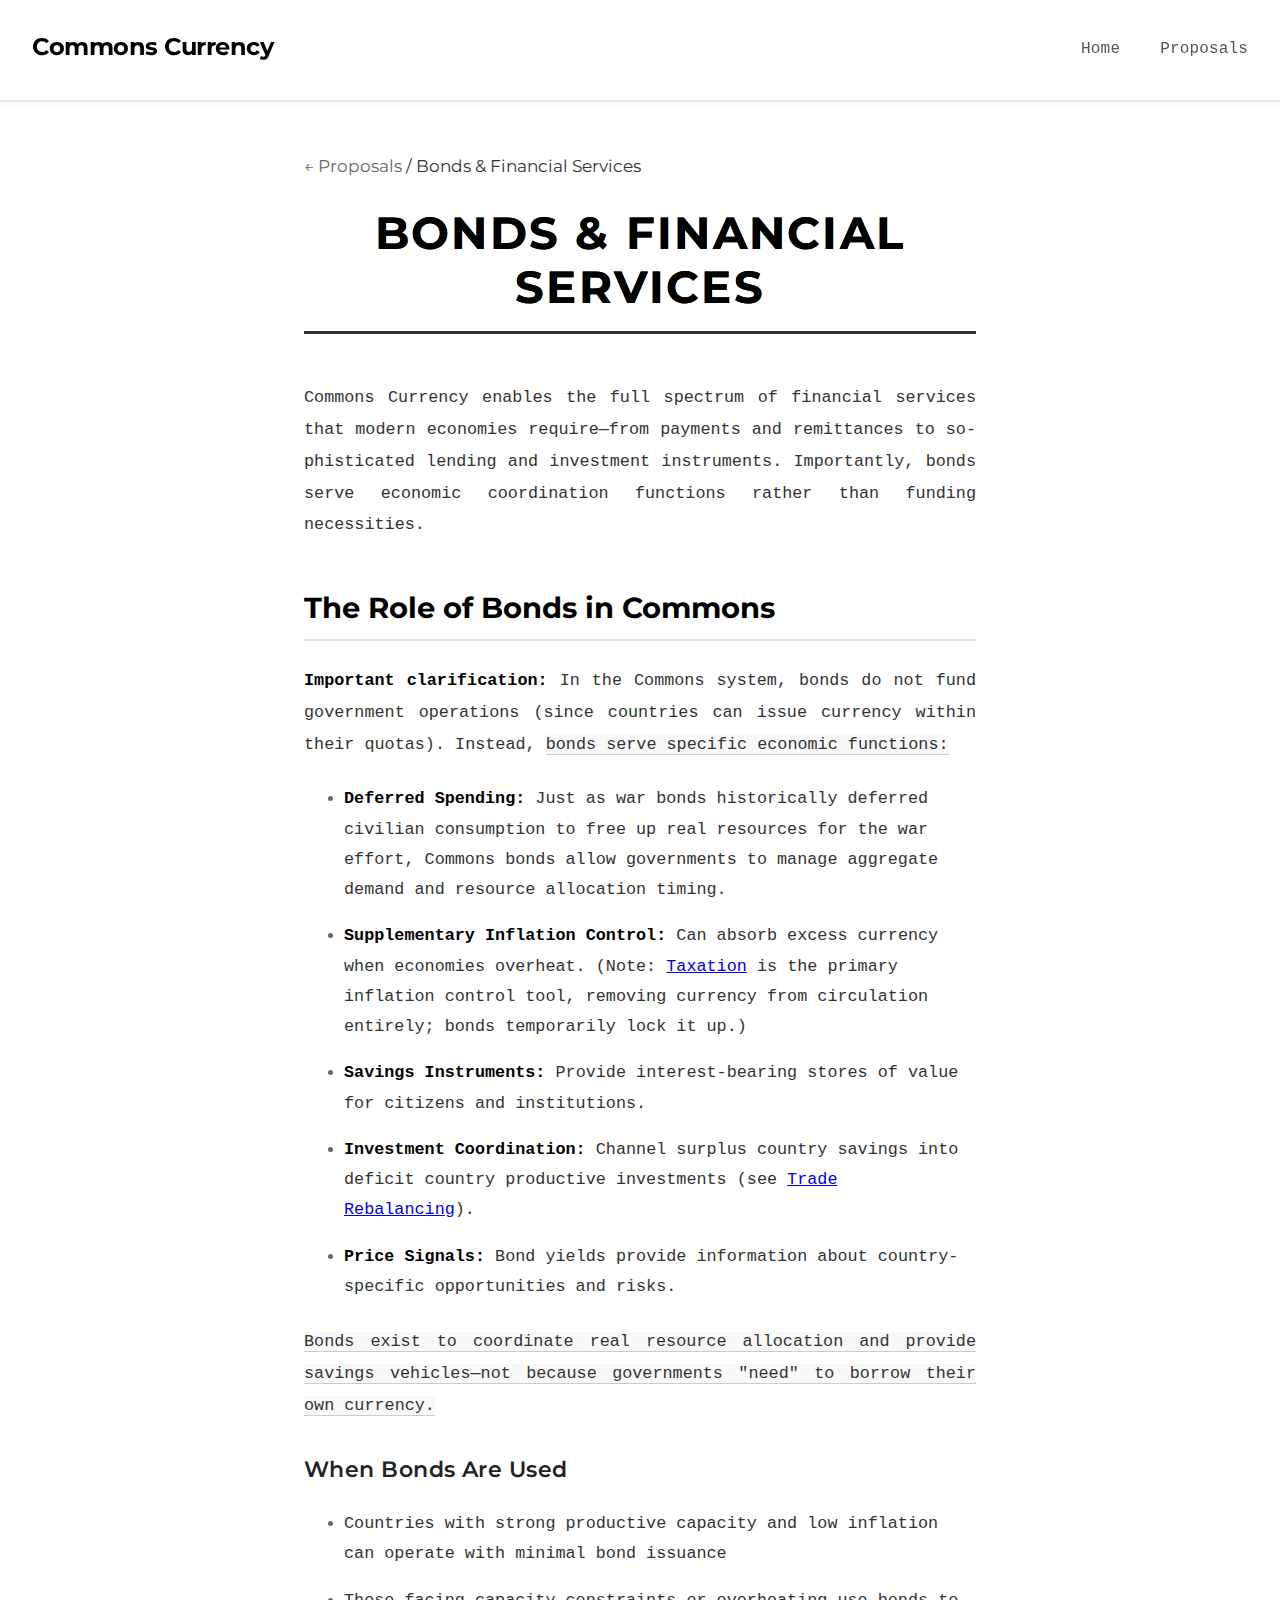
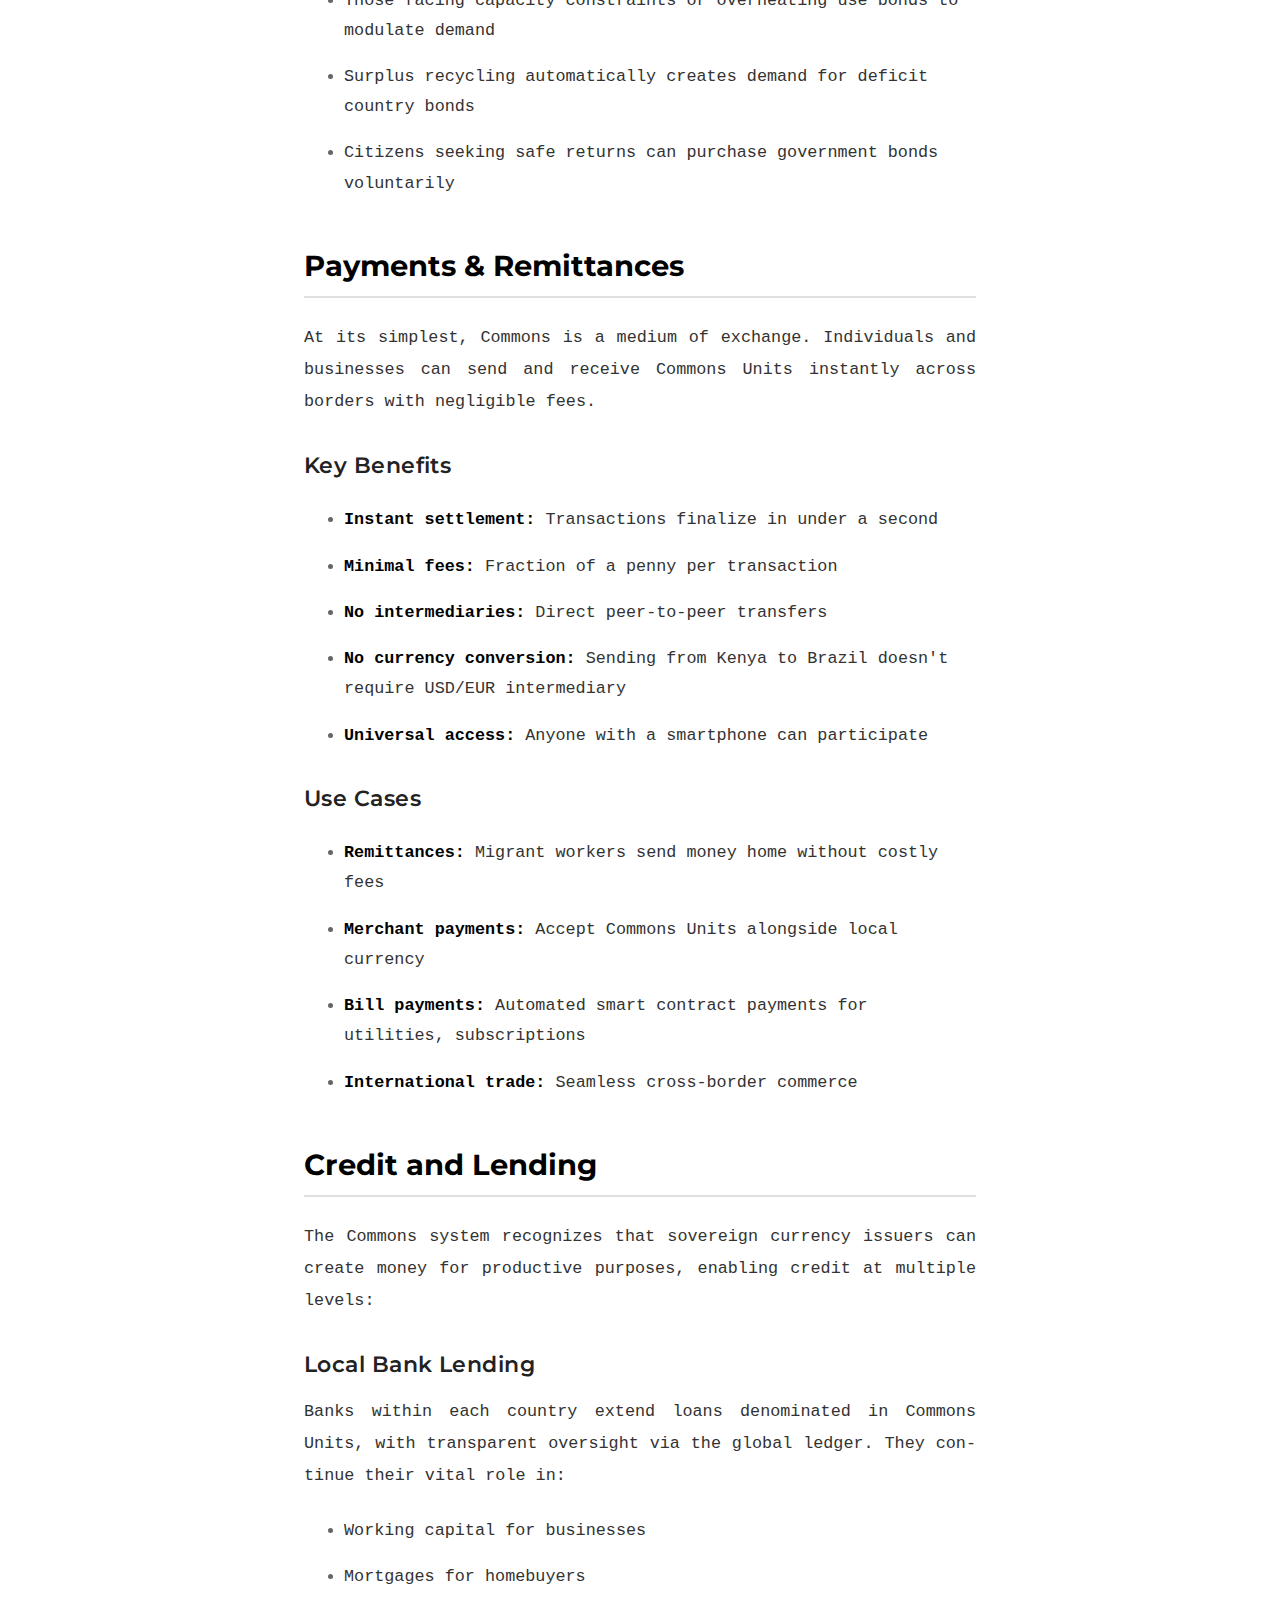
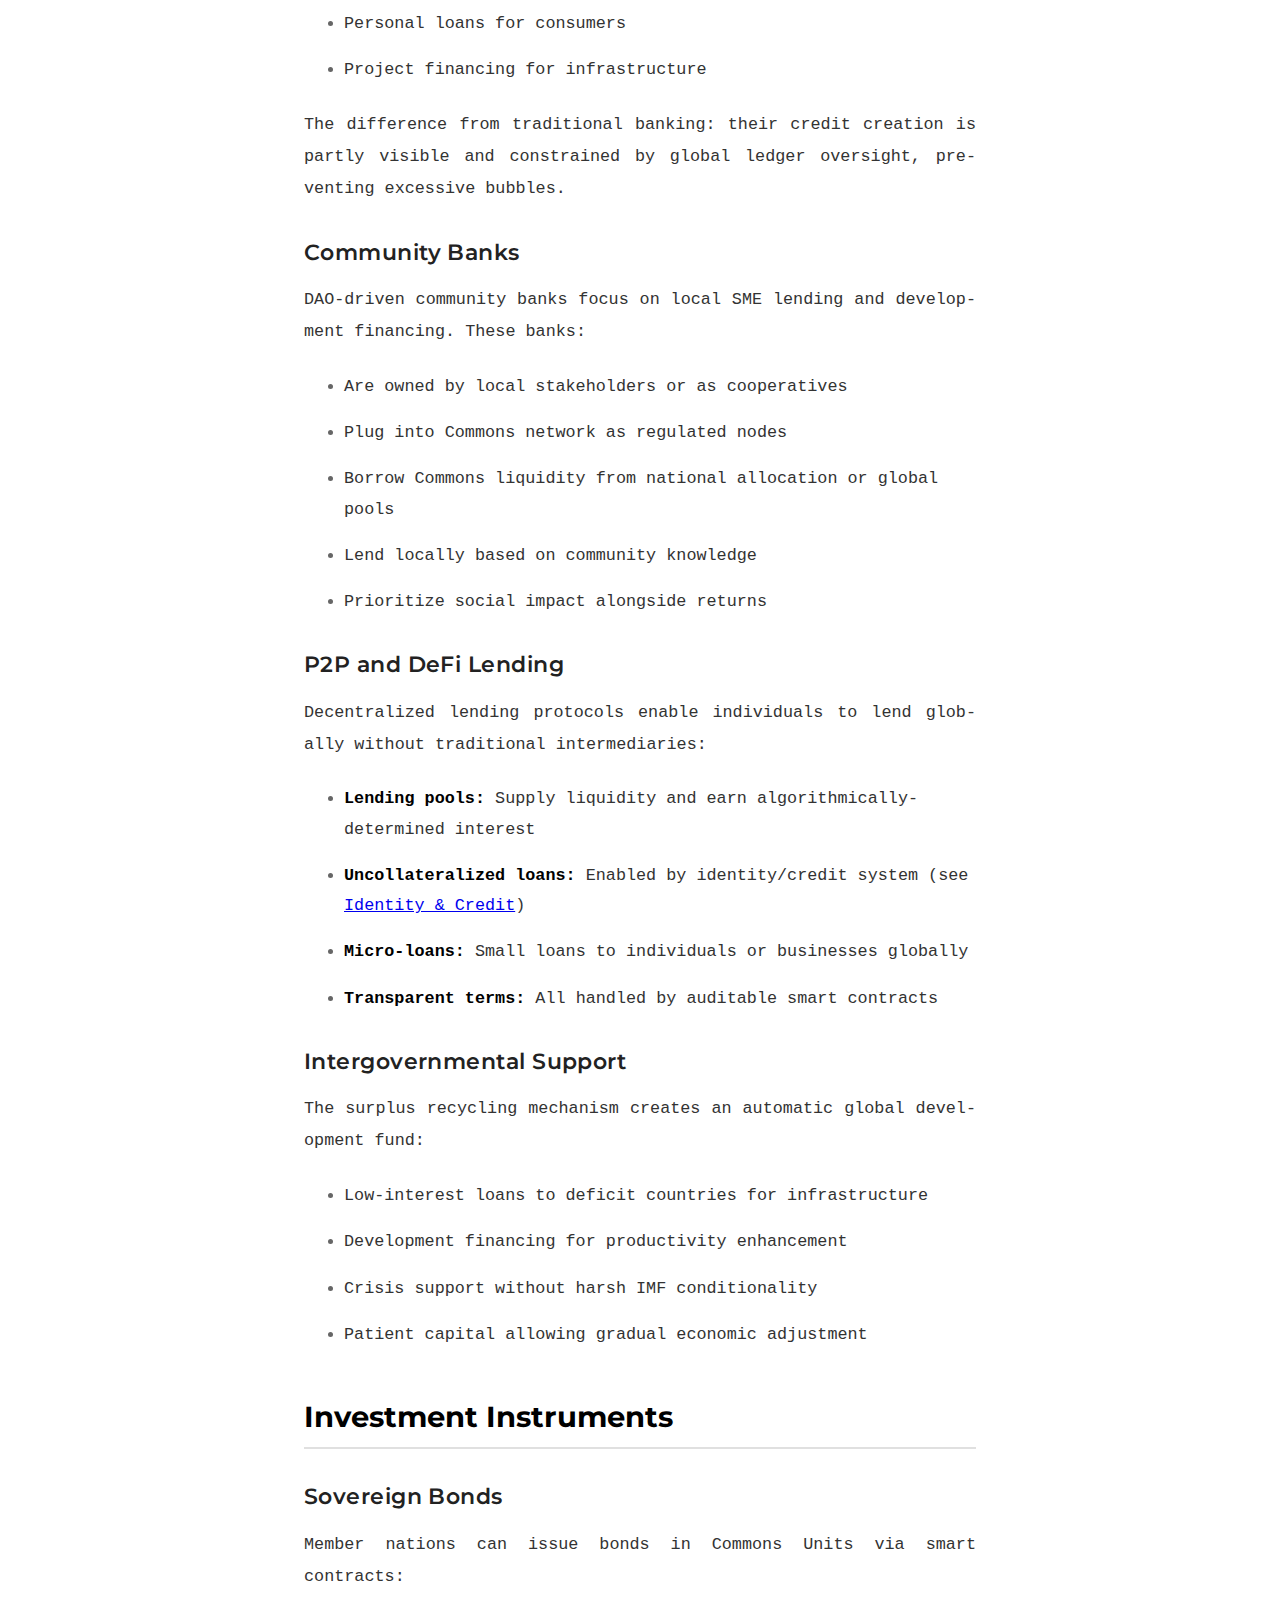
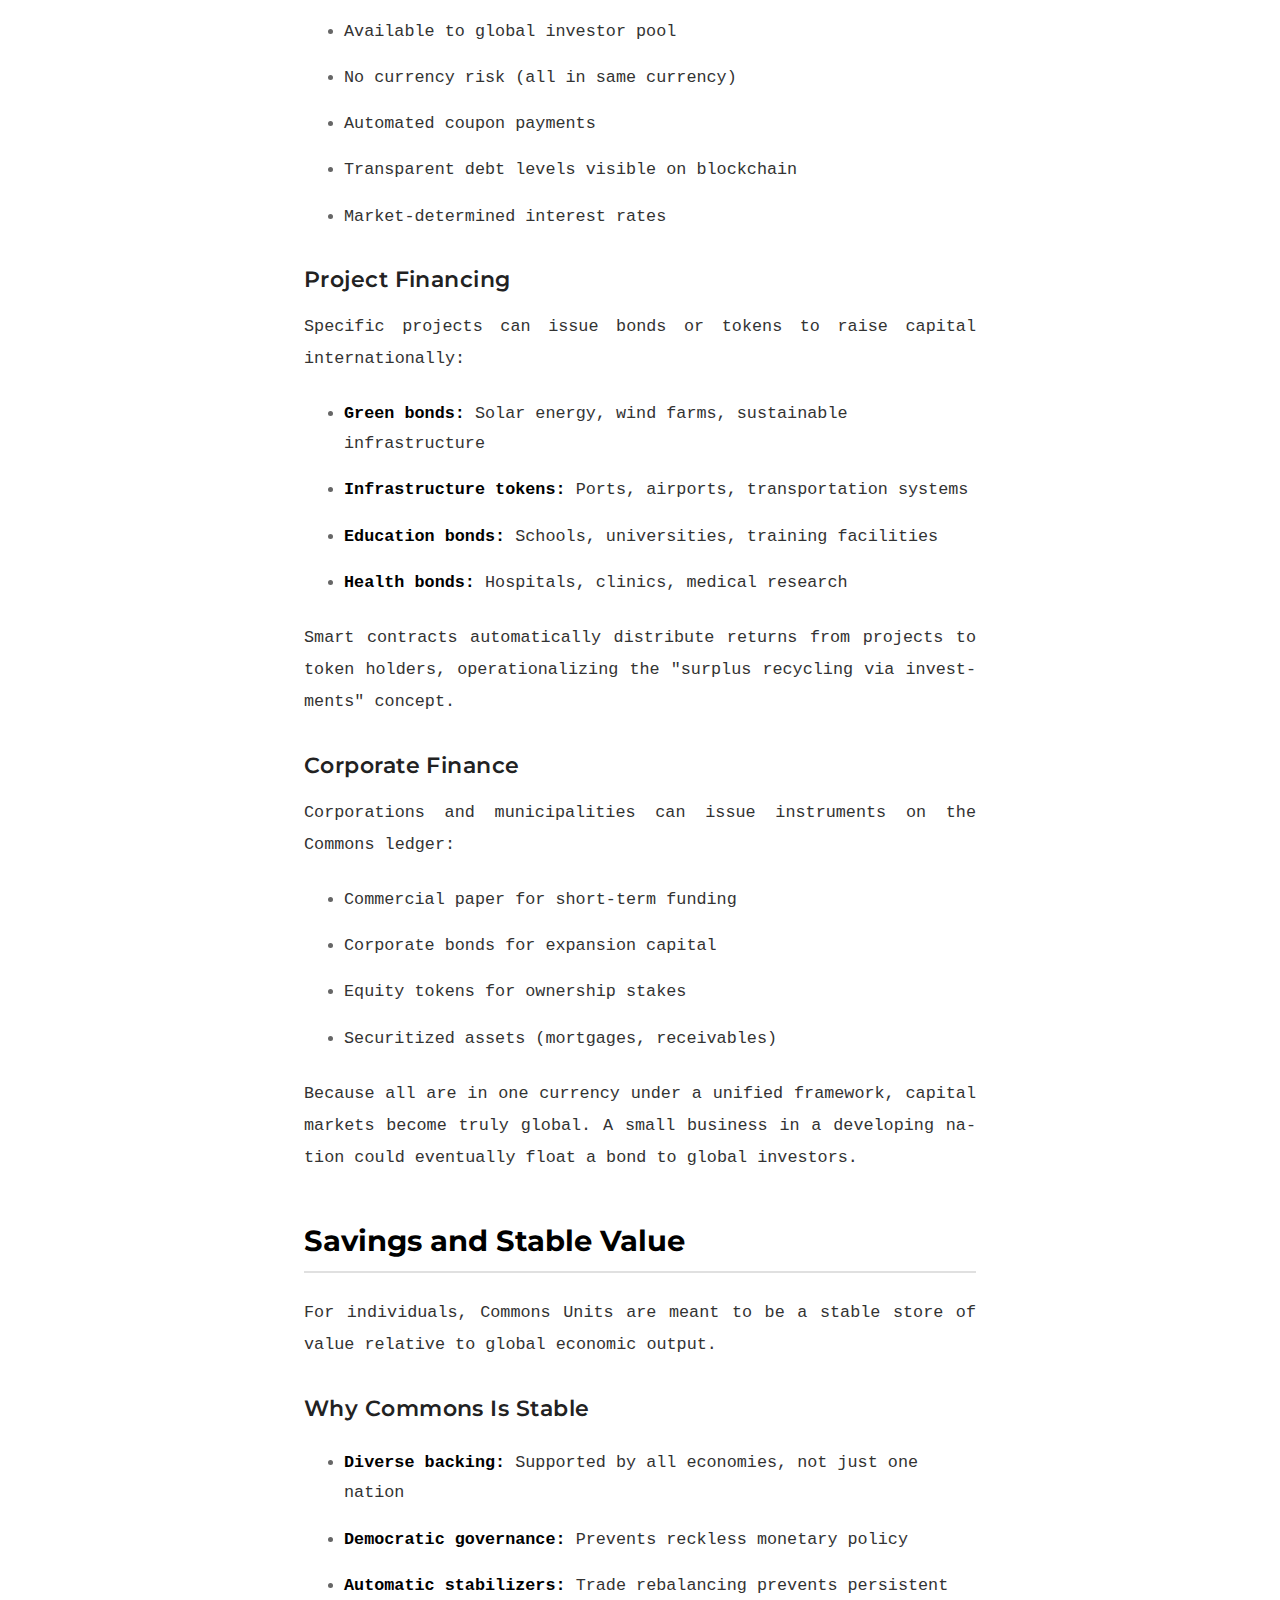
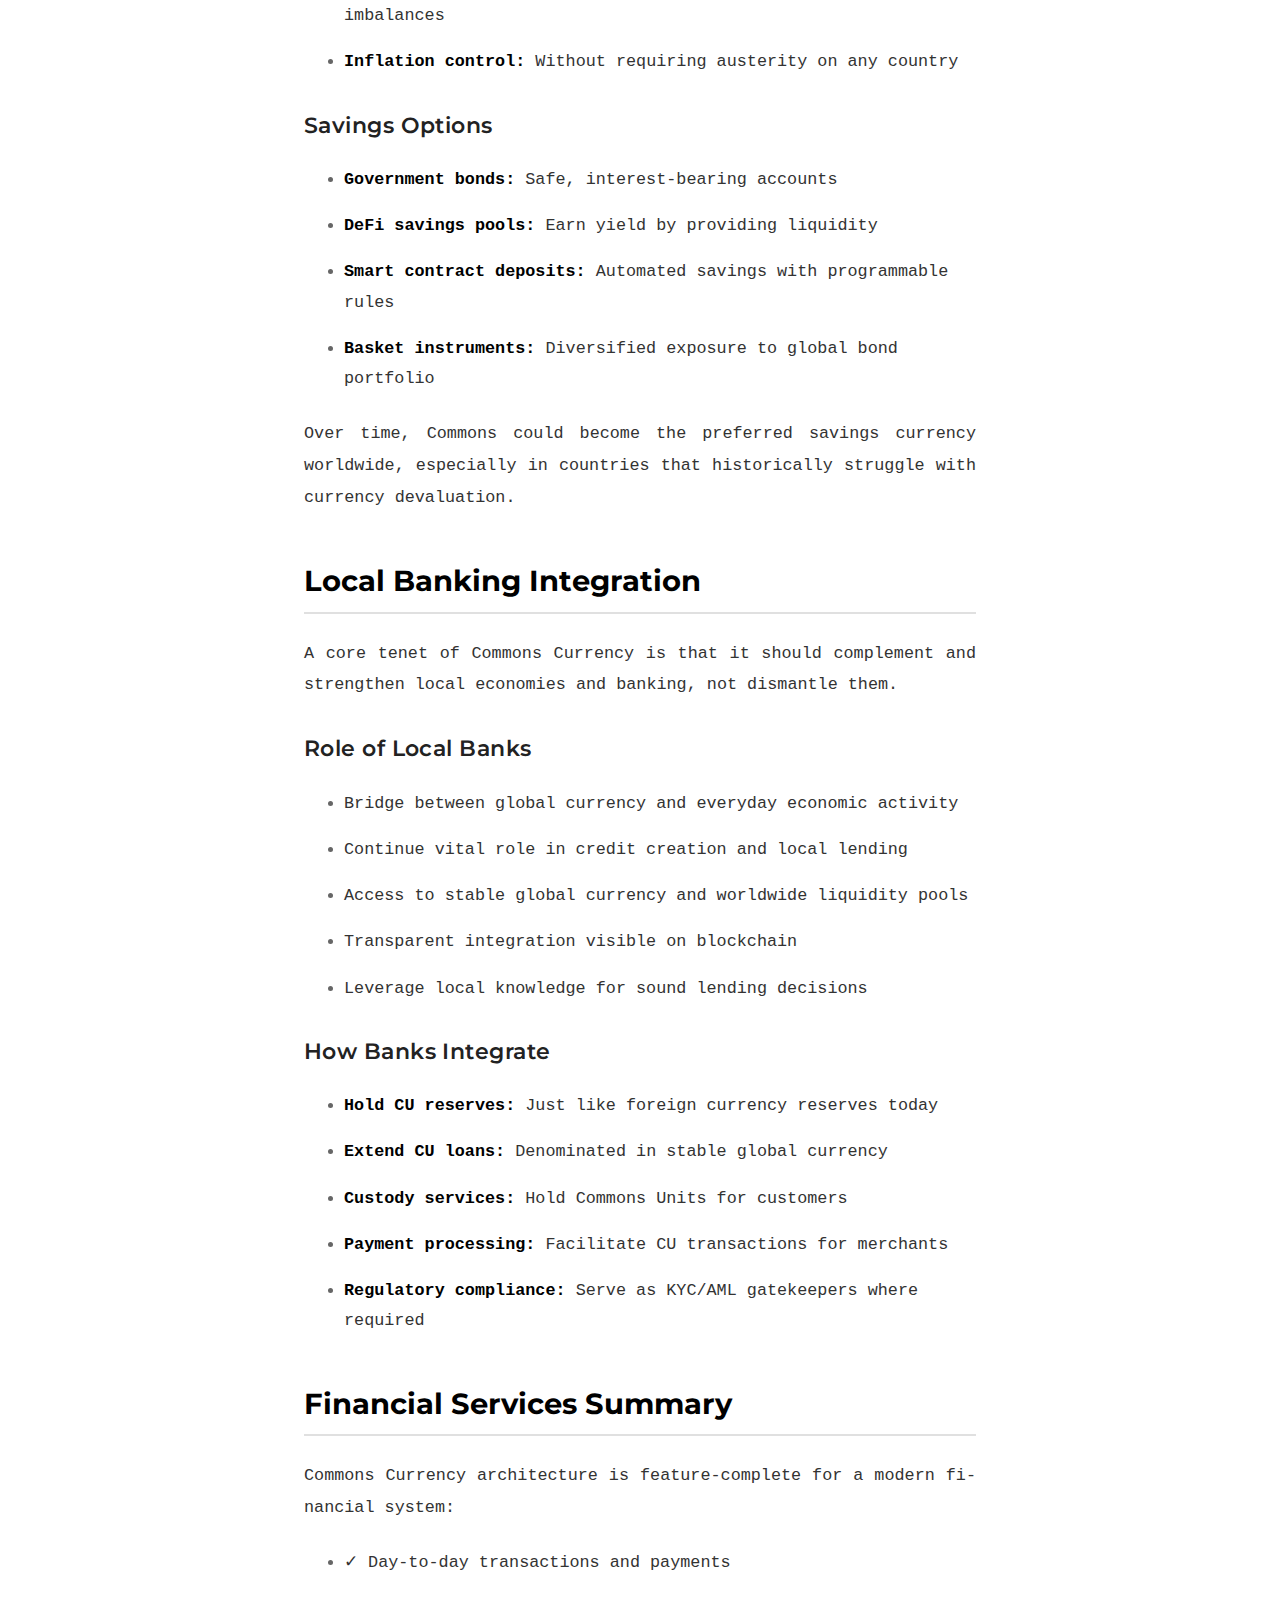
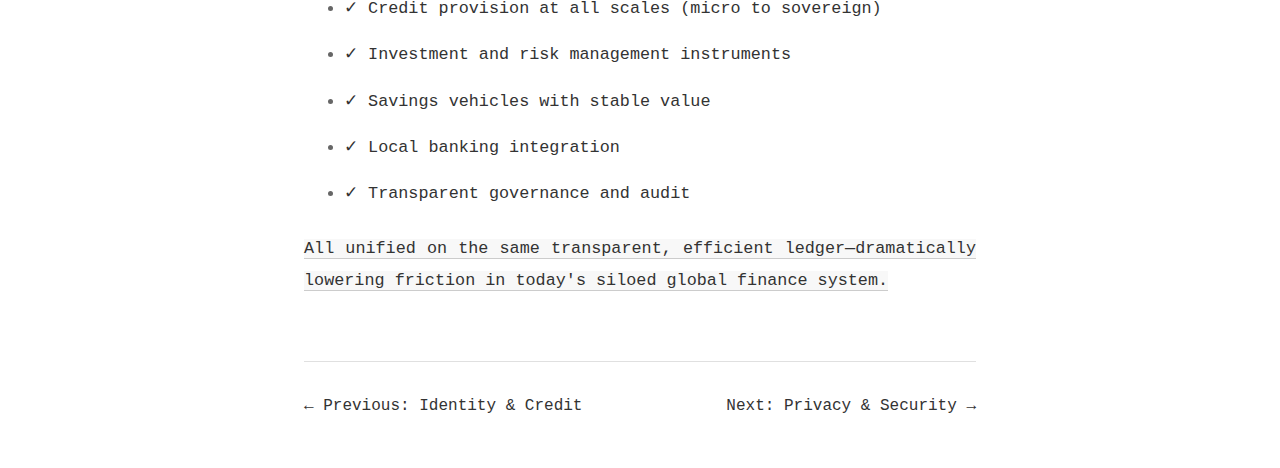
<file: bonds-financial.html>
<!DOCTYPE html>
<html lang="en">

<head>
  <meta charset="UTF-8">
  <meta name="viewport" content="width=device-width, initial-scale=1.0">
  <title>Bonds & Financial Services | Commons Currency</title>

  <!-- SEO Meta Tags -->
  <meta name="title" content="Bonds & Financial Services | Commons Currency">
  <meta name="description"
    content="How bonds function for coordination rather than funding, payments, lending, banking integration, and the full spectrum of financial services in Commons Currency.">
  <meta name="author" content="Commons Currency Initiative">
  <meta name="keywords"
    content="bonds coordination, financial services, decentralized credit, banking integration, payments system, lending services, financial infrastructure">
  <meta name="robots" content="index, follow">
  <meta name="language" content="English">
  <link rel="canonical" href="https://commonscurrency.org/bonds-financial.html">

  <!-- Open Graph / Facebook / WhatsApp -->
  <meta property="og:type" content="article">
  <meta property="og:url" content="https://commonscurrency.org/bonds-financial.html">
  <meta property="og:title" content="Bonds & Financial Services | Commons Currency">
  <meta property="og:description"
    content="How bonds function for coordination rather than funding, payments, lending, banking integration, and the full spectrum of financial services in Commons Currency.">
  <meta property="og:image" content="https://commonscurrency.org/favicon.png">
  <meta property="og:site_name" content="Commons Currency">

  <!-- Twitter -->
  <meta property="twitter:card" content="summary_large_image">
  <meta property="twitter:url" content="https://commonscurrency.org/bonds-financial.html">
  <meta property="twitter:title" content="Bonds & Financial Services | Commons Currency">
  <meta property="twitter:description"
    content="How bonds function for coordination rather than funding, payments, lending, banking integration, and the full spectrum of financial services in Commons Currency.">
  <meta property="twitter:image" content="https://commonscurrency.org/favicon.png">
  <meta name="twitter:creator" content="@CommonsCurrency">

  <!-- Favicon -->
  <link rel="icon" type="image/png" href="favicon.png">
  <link rel="apple-touch-icon" href="favicon.png">

  <!-- Structured Data -->
  <script type="application/ld+json">
    {
      "@context": "https://schema.org",
      "@type": "Article",
      "headline": "Bonds & Financial Services",
      "description": "How bonds function for coordination rather than funding, payments, lending, banking integration, and the full spectrum of financial services in Commons Currency.",
      "author": {
        "@type": "Organization",
        "name": "Commons Currency"
      },
      "publisher": {
        "@type": "Organization",
        "name": "Commons Currency",
        "logo": {
          "@type": "ImageObject",
          "url": "https://commonscurrency.org/favicon.png"
        }
      },
      "datePublished": "2025-10-20",
      "dateModified": "2025-10-20"
    }
  </script>

  <!-- Google Analytics -->
  <script async src="https://www.googletagmanager.com/gtag/js?id=G-0QMMVJE36S"></script>
  <script>
    window.dataLayer = window.dataLayer || [];
    function gtag() { dataLayer.push(arguments); }
    gtag('js', new Date());
    gtag('config', 'G-0QMMVJE36S');
  </script>

  <link rel="preconnect" href="https://fonts.googleapis.com">
  <link rel="preconnect" href="https://fonts.gstatic.com" crossorigin>
  <link href="https://fonts.googleapis.com/css2?family=Montserrat:wght@300;700&display=swap" rel="stylesheet">

  <link rel="stylesheet" href="styles.css">
</head>

<body>
  <nav>
    <div class="container">
      <a href="index.html" class="logo">Commons Currency</a>
      <ul>
        <li><a href="index.html">Home</a></li>
        <li><a href="proposals.html">Proposals</a></li>
      </ul>
    </div>
  </nav>

  <div class="container">
    <div class="proposal-content">

      <p class="breadcrumbs"><a href="proposals.html">← Proposals</a> / Bonds & Financial Services</p>

      <h1>Bonds & Financial Services</h1>

      <p class="intro-text">Commons Currency enables the full spectrum of financial services that modern economies
        require—from payments and remittances to sophisticated lending and investment instruments. Importantly, bonds
        serve economic coordination functions rather than funding necessities.</p>

      <h2>The Role of Bonds in Commons</h2>

      <p><strong>Important clarification:</strong> In the Commons system, bonds do not fund government operations (since
        countries can issue currency within their quotas). Instead, <span class="highlight">bonds serve specific
          economic functions:</span></p>

      <ul>
        <li><strong>Deferred Spending:</strong> Just as war bonds historically deferred civilian consumption to free up
          real resources for the war effort, Commons bonds allow governments to manage aggregate demand and resource
          allocation timing.</li>
        <li><strong>Supplementary Inflation Control:</strong> Can absorb excess currency when economies overheat. (Note:
          <a href="taxation.html">Taxation</a> is the primary inflation control tool, removing currency from circulation
          entirely; bonds temporarily lock it up.)
        </li>
        <li><strong>Savings Instruments:</strong> Provide interest-bearing stores of value for citizens and
          institutions.</li>
        <li><strong>Investment Coordination:</strong> Channel surplus country savings into deficit country productive
          investments (see <a href="trade-rebalancing.html">Trade Rebalancing</a>).</li>
        <li><strong>Price Signals:</strong> Bond yields provide information about country-specific opportunities and
          risks.</li>
      </ul>

      <p><span class="highlight">Bonds exist to coordinate real resource allocation and provide savings vehicles—not
          because governments "need" to borrow their own currency.</span></p>

      <h3>When Bonds Are Used</h3>

      <ul>
        <li>Countries with strong productive capacity and low inflation can operate with minimal bond issuance</li>
        <li>Those facing capacity constraints or overheating use bonds to modulate demand</li>
        <li>Surplus recycling automatically creates demand for deficit country bonds</li>
        <li>Citizens seeking safe returns can purchase government bonds voluntarily</li>
      </ul>

      <h2>Payments & Remittances</h2>

      <p>At its simplest, Commons is a medium of exchange. Individuals and businesses can send and receive Commons Units
        instantly across borders with negligible fees.</p>

      <h3>Key Benefits</h3>

      <ul>
        <li><strong>Instant settlement:</strong> Transactions finalize in under a second</li>
        <li><strong>Minimal fees:</strong> Fraction of a penny per transaction</li>
        <li><strong>No intermediaries:</strong> Direct peer-to-peer transfers</li>
        <li><strong>No currency conversion:</strong> Sending from Kenya to Brazil doesn't require USD/EUR intermediary
        </li>
        <li><strong>Universal access:</strong> Anyone with a smartphone can participate</li>
      </ul>

      <h3>Use Cases</h3>

      <ul>
        <li><strong>Remittances:</strong> Migrant workers send money home without costly fees</li>
        <li><strong>Merchant payments:</strong> Accept Commons Units alongside local currency</li>
        <li><strong>Bill payments:</strong> Automated smart contract payments for utilities, subscriptions</li>
        <li><strong>International trade:</strong> Seamless cross-border commerce</li>
      </ul>

      <h2>Credit and Lending</h2>

      <p>The Commons system recognizes that sovereign currency issuers can create money for productive purposes,
        enabling credit at multiple levels:</p>

      <h3>Local Bank Lending</h3>

      <p>Banks within each country extend loans denominated in Commons Units, with transparent oversight via the global
        ledger. They continue their vital role in:</p>

      <ul>
        <li>Working capital for businesses</li>
        <li>Mortgages for homebuyers</li>
        <li>Personal loans for consumers</li>
        <li>Project financing for infrastructure</li>
      </ul>

      <p>The difference from traditional banking: their credit creation is partly visible and constrained by global
        ledger oversight, preventing excessive bubbles.</p>

      <h3>Community Banks</h3>

      <p>DAO-driven community banks focus on local SME lending and development financing. These banks:</p>

      <ul>
        <li>Are owned by local stakeholders or as cooperatives</li>
        <li>Plug into Commons network as regulated nodes</li>
        <li>Borrow Commons liquidity from national allocation or global pools</li>
        <li>Lend locally based on community knowledge</li>
        <li>Prioritize social impact alongside returns</li>
      </ul>

      <h3>P2P and DeFi Lending</h3>

      <p>Decentralized lending protocols enable individuals to lend globally without traditional intermediaries:</p>

      <ul>
        <li><strong>Lending pools:</strong> Supply liquidity and earn algorithmically-determined interest</li>
        <li><strong>Uncollateralized loans:</strong> Enabled by identity/credit system (see <a
            href="identity-credit.html">Identity & Credit</a>)</li>
        <li><strong>Micro-loans:</strong> Small loans to individuals or businesses globally</li>
        <li><strong>Transparent terms:</strong> All handled by auditable smart contracts</li>
      </ul>

      <h3>Intergovernmental Support</h3>

      <p>The surplus recycling mechanism creates an automatic global development fund:</p>

      <ul>
        <li>Low-interest loans to deficit countries for infrastructure</li>
        <li>Development financing for productivity enhancement</li>
        <li>Crisis support without harsh IMF conditionality</li>
        <li>Patient capital allowing gradual economic adjustment</li>
      </ul>

      <h2>Investment Instruments</h2>

      <h3>Sovereign Bonds</h3>

      <p>Member nations can issue bonds in Commons Units via smart contracts:</p>

      <ul>
        <li>Available to global investor pool</li>
        <li>No currency risk (all in same currency)</li>
        <li>Automated coupon payments</li>
        <li>Transparent debt levels visible on blockchain</li>
        <li>Market-determined interest rates</li>
      </ul>

      <h3>Project Financing</h3>

      <p>Specific projects can issue bonds or tokens to raise capital internationally:</p>

      <ul>
        <li><strong>Green bonds:</strong> Solar energy, wind farms, sustainable infrastructure</li>
        <li><strong>Infrastructure tokens:</strong> Ports, airports, transportation systems</li>
        <li><strong>Education bonds:</strong> Schools, universities, training facilities</li>
        <li><strong>Health bonds:</strong> Hospitals, clinics, medical research</li>
      </ul>

      <p>Smart contracts automatically distribute returns from projects to token holders, operationalizing the "surplus
        recycling via investments" concept.</p>

      <h3>Corporate Finance</h3>

      <p>Corporations and municipalities can issue instruments on the Commons ledger:</p>

      <ul>
        <li>Commercial paper for short-term funding</li>
        <li>Corporate bonds for expansion capital</li>
        <li>Equity tokens for ownership stakes</li>
        <li>Securitized assets (mortgages, receivables)</li>
      </ul>

      <p>Because all are in one currency under a unified framework, capital markets become truly global. A small
        business in a developing nation could eventually float a bond to global investors.</p>

      <h2>Savings and Stable Value</h2>

      <p>For individuals, Commons Units are meant to be a stable store of value relative to global economic output.</p>

      <h3>Why Commons Is Stable</h3>

      <ul>
        <li><strong>Diverse backing:</strong> Supported by all economies, not just one nation</li>
        <li><strong>Democratic governance:</strong> Prevents reckless monetary policy</li>
        <li><strong>Automatic stabilizers:</strong> Trade rebalancing prevents persistent imbalances</li>
        <li><strong>Inflation control:</strong> Without requiring austerity on any country</li>
      </ul>

      <h3>Savings Options</h3>

      <ul>
        <li><strong>Government bonds:</strong> Safe, interest-bearing accounts</li>
        <li><strong>DeFi savings pools:</strong> Earn yield by providing liquidity</li>
        <li><strong>Smart contract deposits:</strong> Automated savings with programmable rules</li>
        <li><strong>Basket instruments:</strong> Diversified exposure to global bond portfolio</li>
      </ul>

      <p>Over time, Commons could become the preferred savings currency worldwide, especially in countries that
        historically struggle with currency devaluation.</p>

      <h2>Local Banking Integration</h2>

      <p>A core tenet of Commons Currency is that it should complement and strengthen local economies and banking, not
        dismantle them.</p>

      <h3>Role of Local Banks</h3>

      <ul>
        <li>Bridge between global currency and everyday economic activity</li>
        <li>Continue vital role in credit creation and local lending</li>
        <li>Access to stable global currency and worldwide liquidity pools</li>
        <li>Transparent integration visible on blockchain</li>
        <li>Leverage local knowledge for sound lending decisions</li>
      </ul>

      <h3>How Banks Integrate</h3>

      <ul>
        <li><strong>Hold CU reserves:</strong> Just like foreign currency reserves today</li>
        <li><strong>Extend CU loans:</strong> Denominated in stable global currency</li>
        <li><strong>Custody services:</strong> Hold Commons Units for customers</li>
        <li><strong>Payment processing:</strong> Facilitate CU transactions for merchants</li>
        <li><strong>Regulatory compliance:</strong> Serve as KYC/AML gatekeepers where required</li>
      </ul>

      <h2>Financial Services Summary</h2>

      <p>Commons Currency architecture is feature-complete for a modern financial system:</p>

      <ul>
        <li>✓ Day-to-day transactions and payments</li>
        <li>✓ Credit provision at all scales (micro to sovereign)</li>
        <li>✓ Investment and risk management instruments</li>
        <li>✓ Savings vehicles with stable value</li>
        <li>✓ Local banking integration</li>
        <li>✓ Transparent governance and audit</li>
      </ul>

      <p><span class="highlight">All unified on the same transparent, efficient ledger—dramatically lowering friction in
          today's siloed global finance system.</span></p>

      <div class="doc-navigation">
        <a href="identity-credit.html">← Previous: Identity & Credit</a>
        <a href="privacy-security.html">Next: Privacy & Security →</a>
      </div>

    </div>
  </div>

  <style>
    .breadcrumbs {
      color: #666;
      font-size: 0.9rem;
      margin-bottom: 2rem;
    }

    .breadcrumbs a {
      color: #666;
      text-decoration: none;
    }

    .breadcrumbs a:hover {
      text-decoration: underline;
    }

    .doc-navigation {
      display: flex;
      justify-content: space-between;
      margin-top: 4rem;
      padding-top: 2rem;
      border-top: 1px solid #e0e0e0;
    }

    .doc-navigation a {
      color: #333;
      text-decoration: none;
      font-weight: 500;
    }

    .doc-navigation a:hover {
      text-decoration: underline;
    }
  </style>
</body>

</html>
</file>
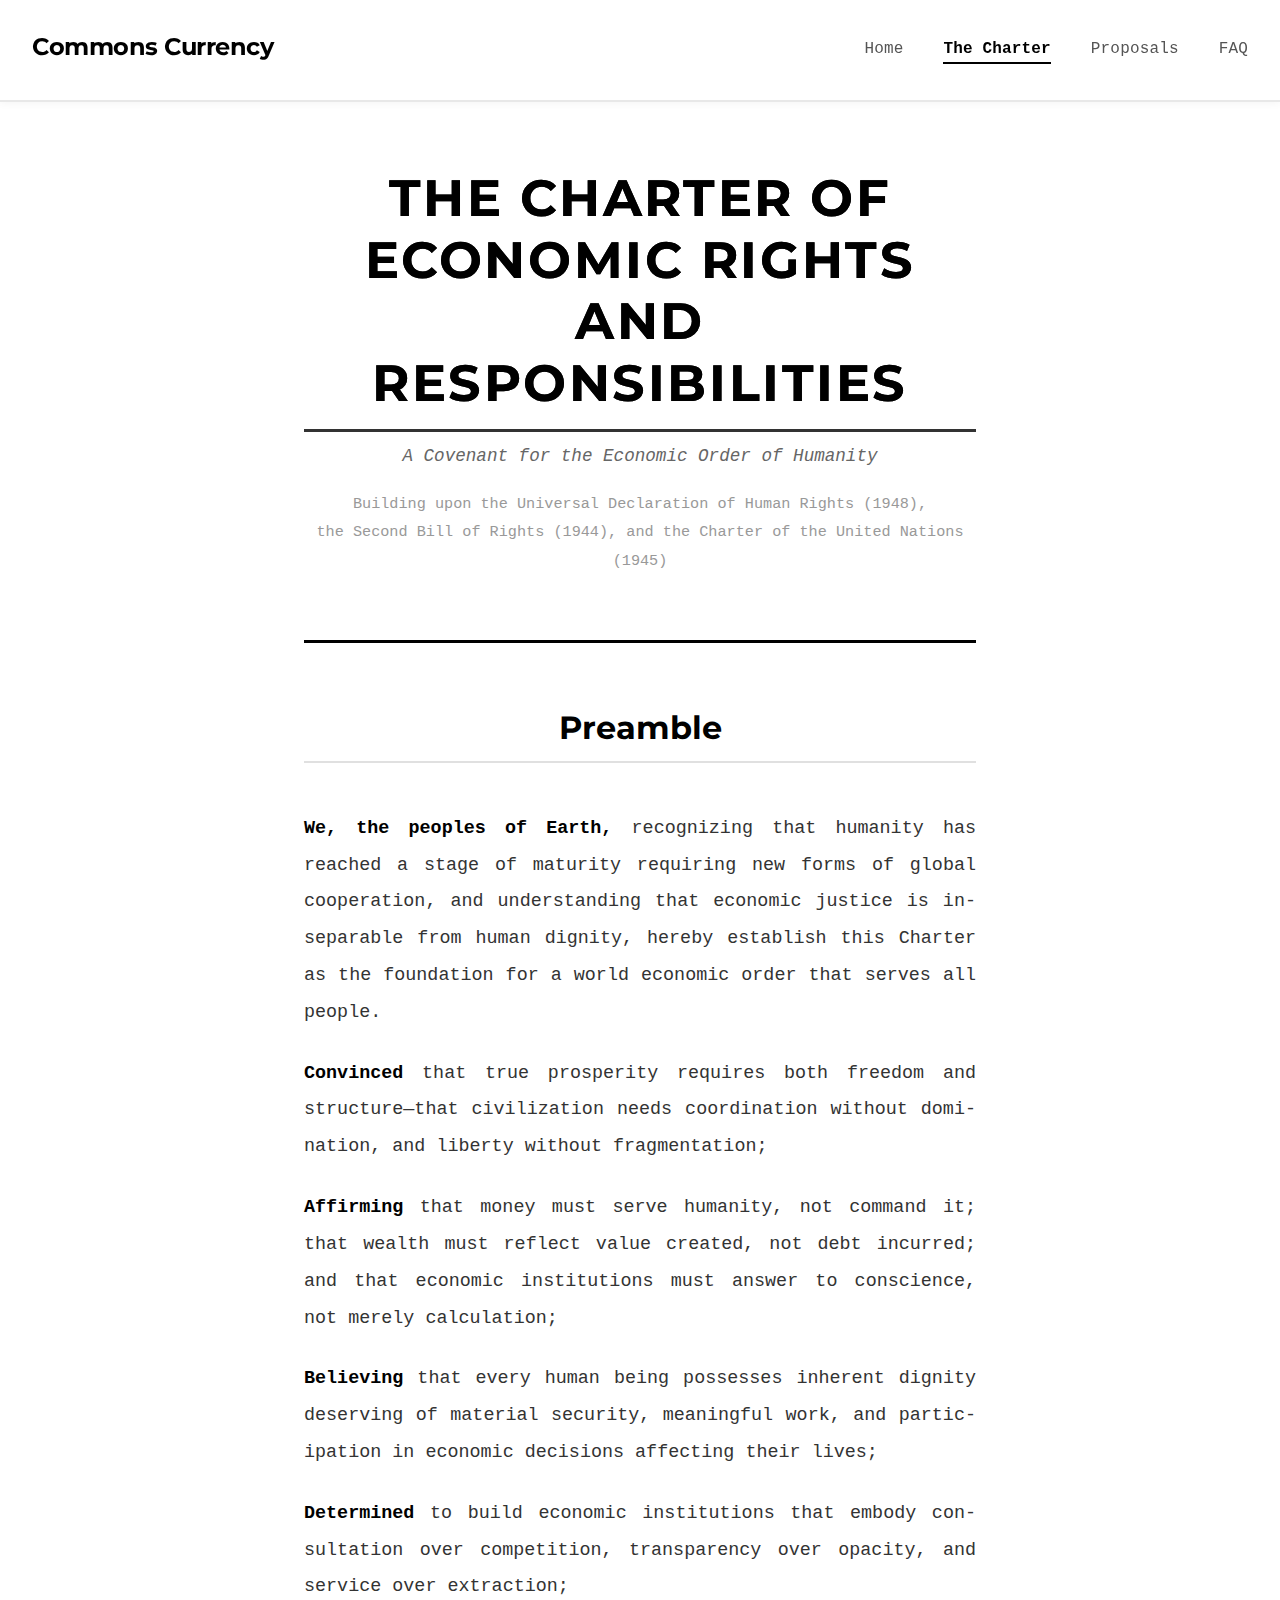
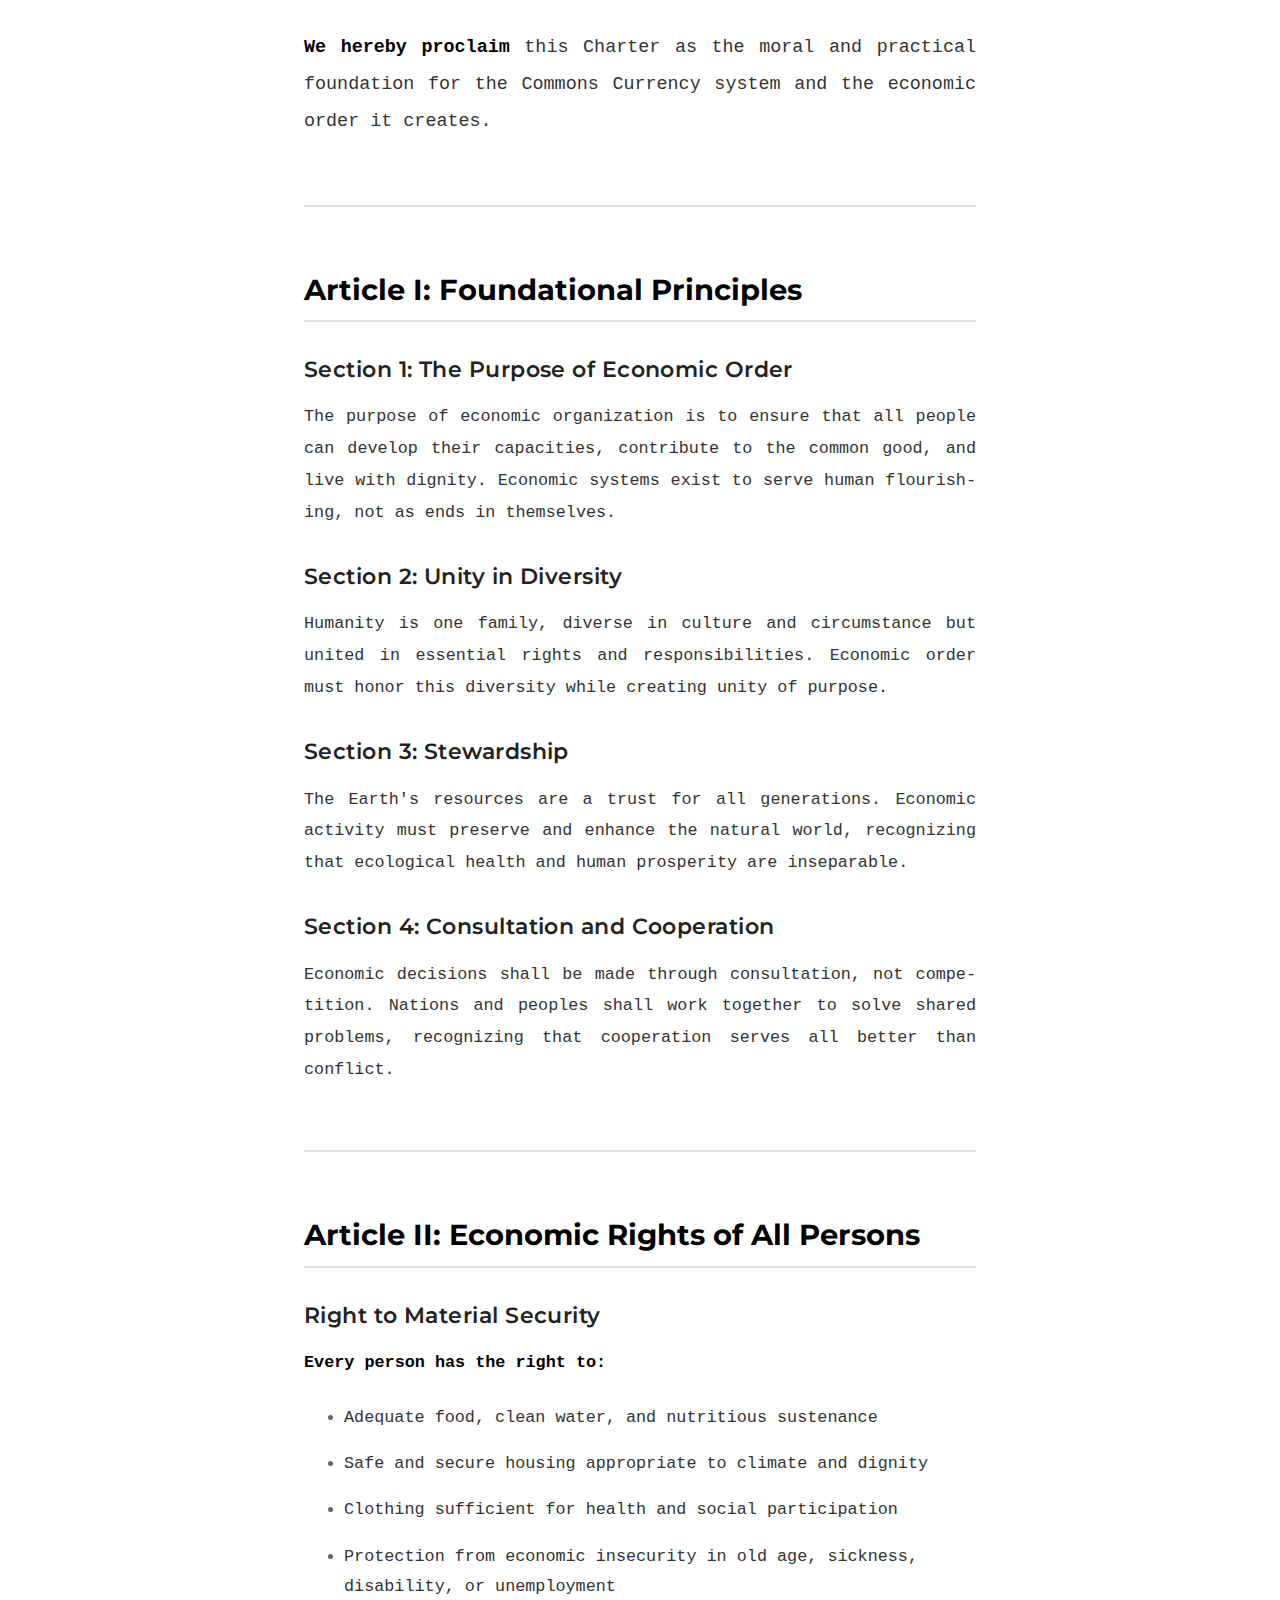
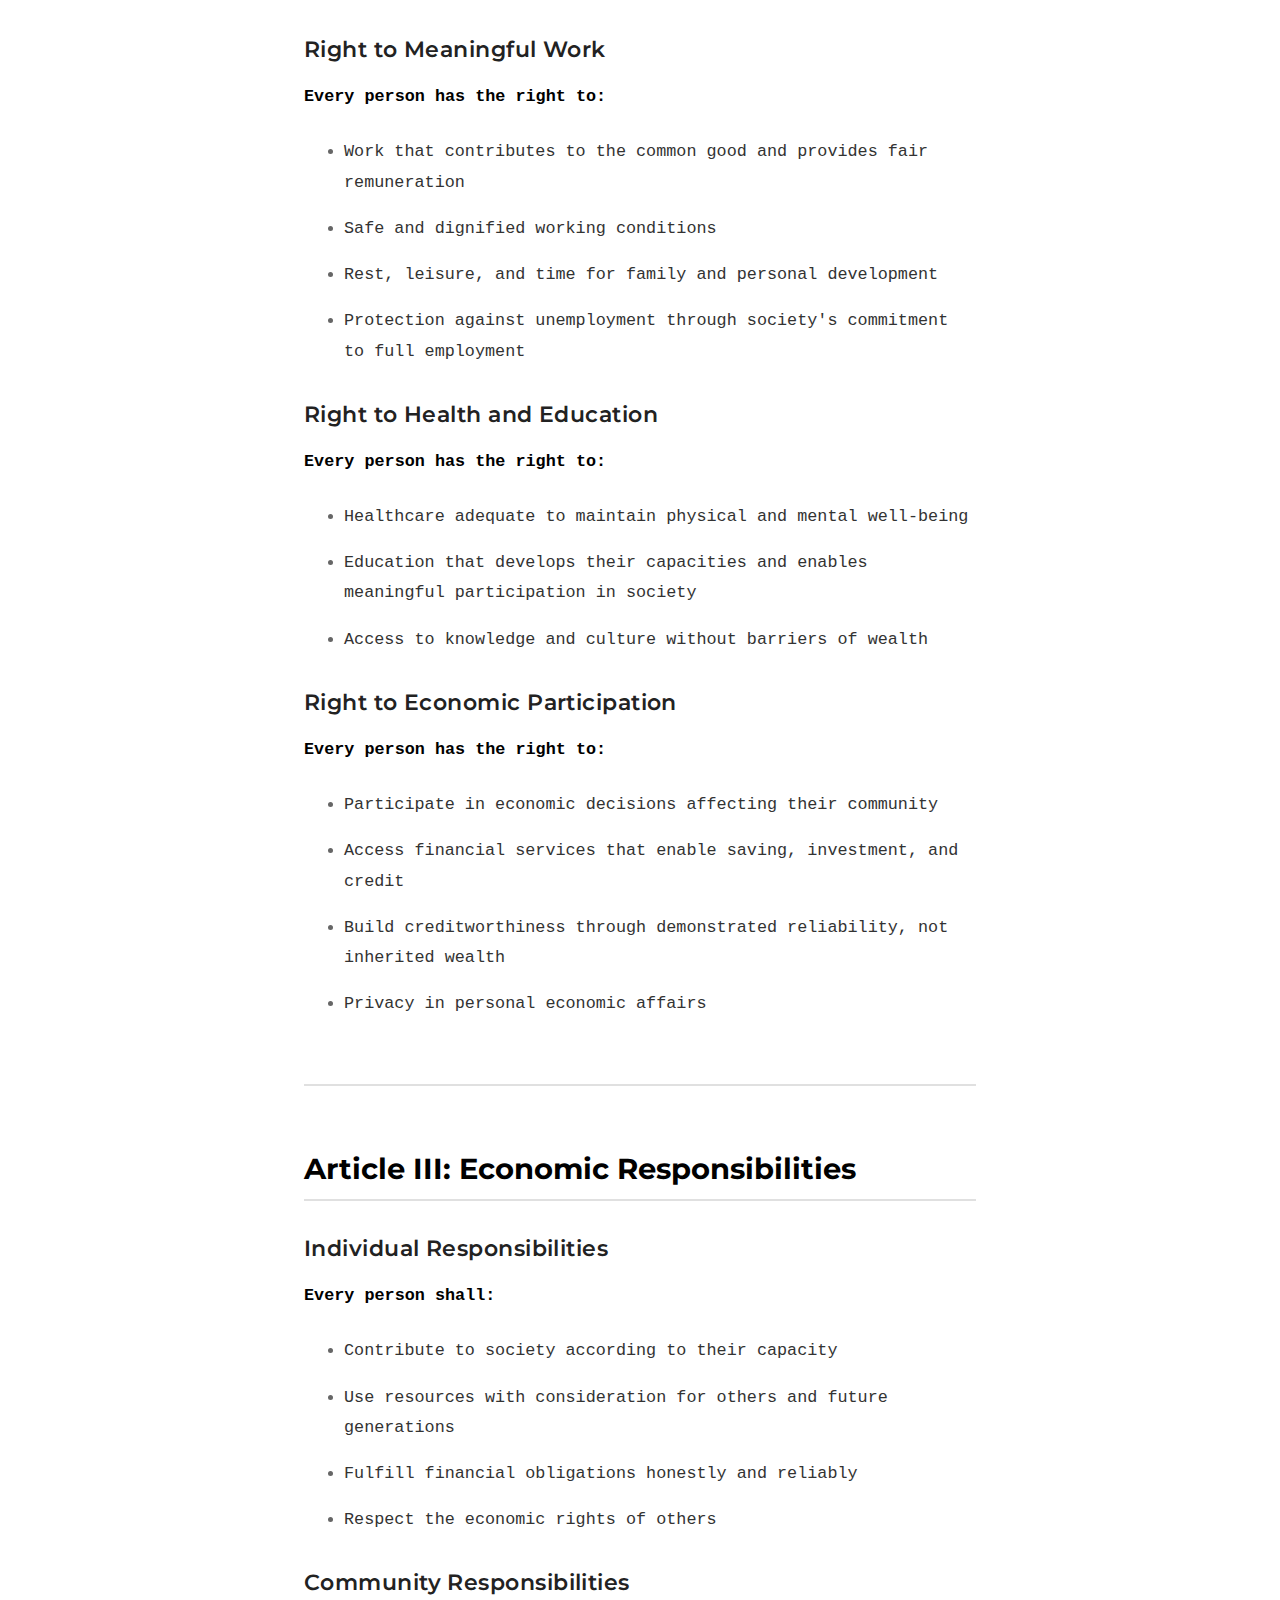
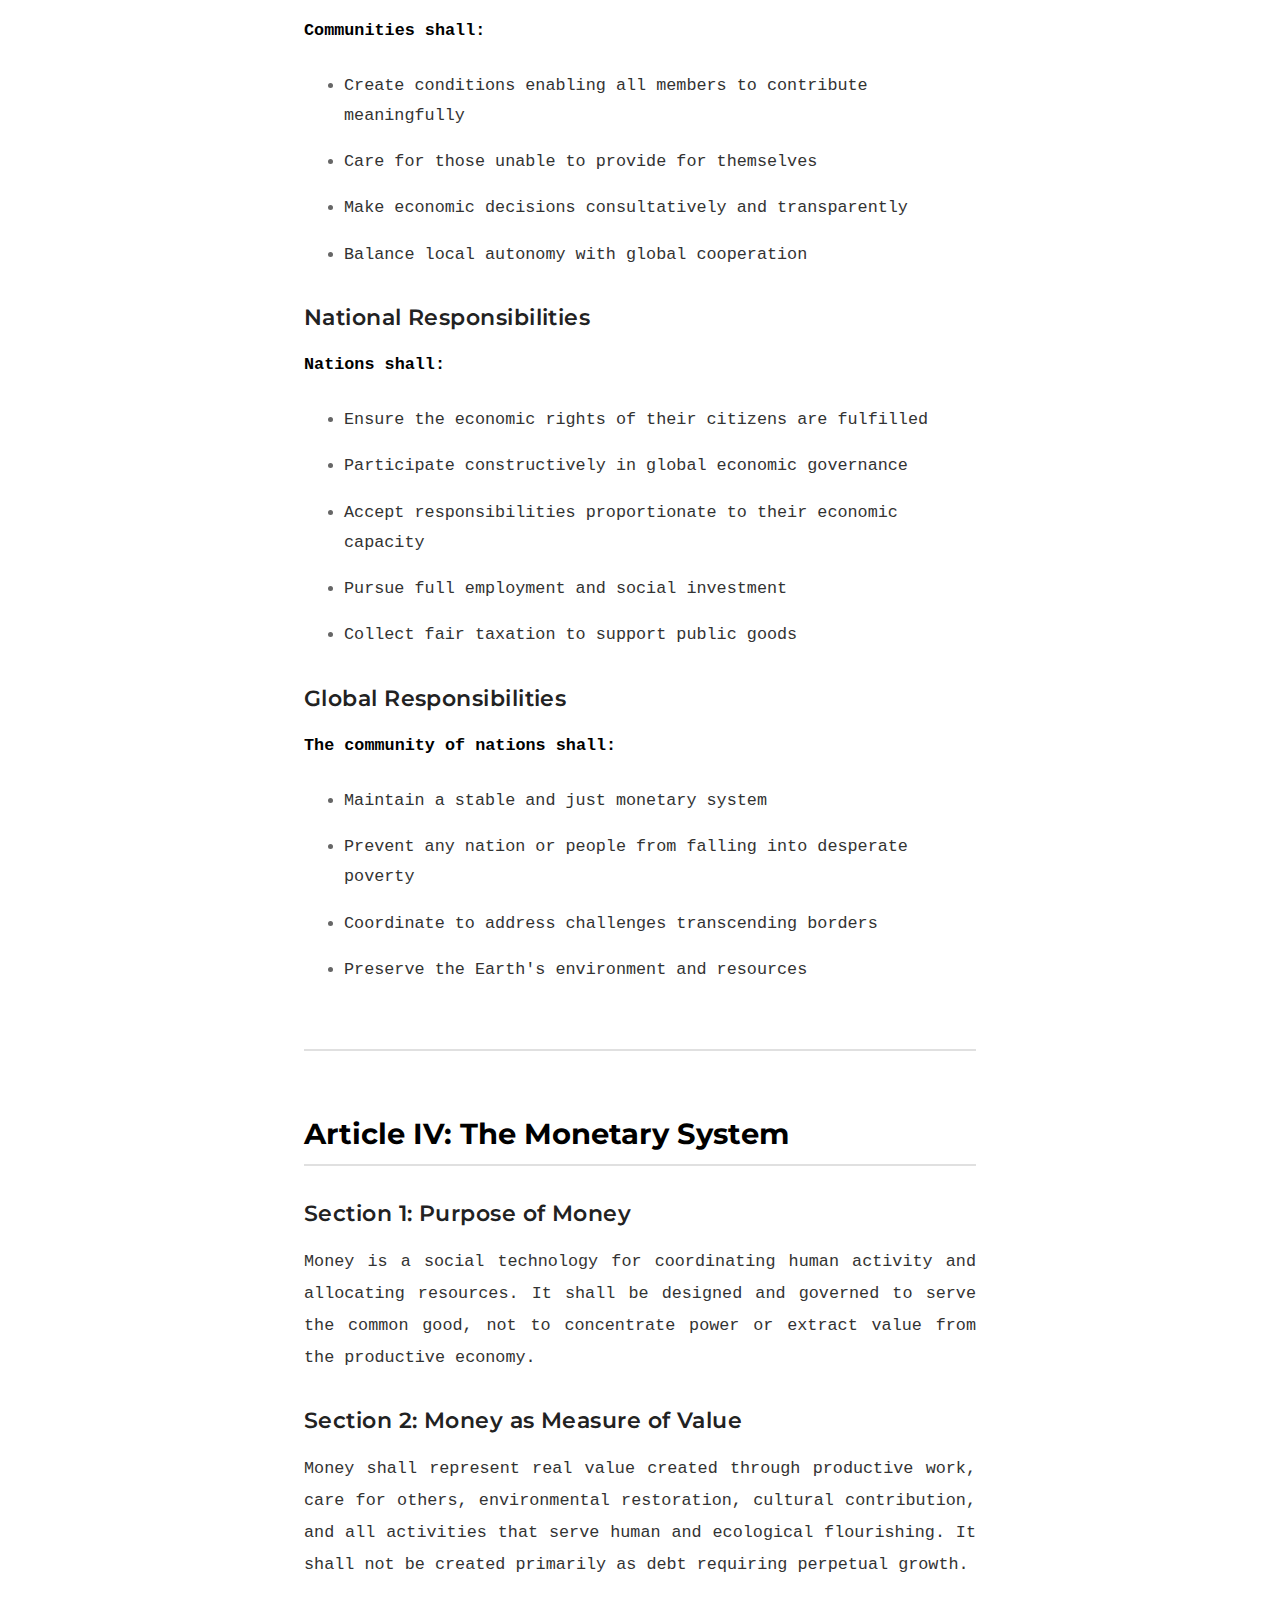
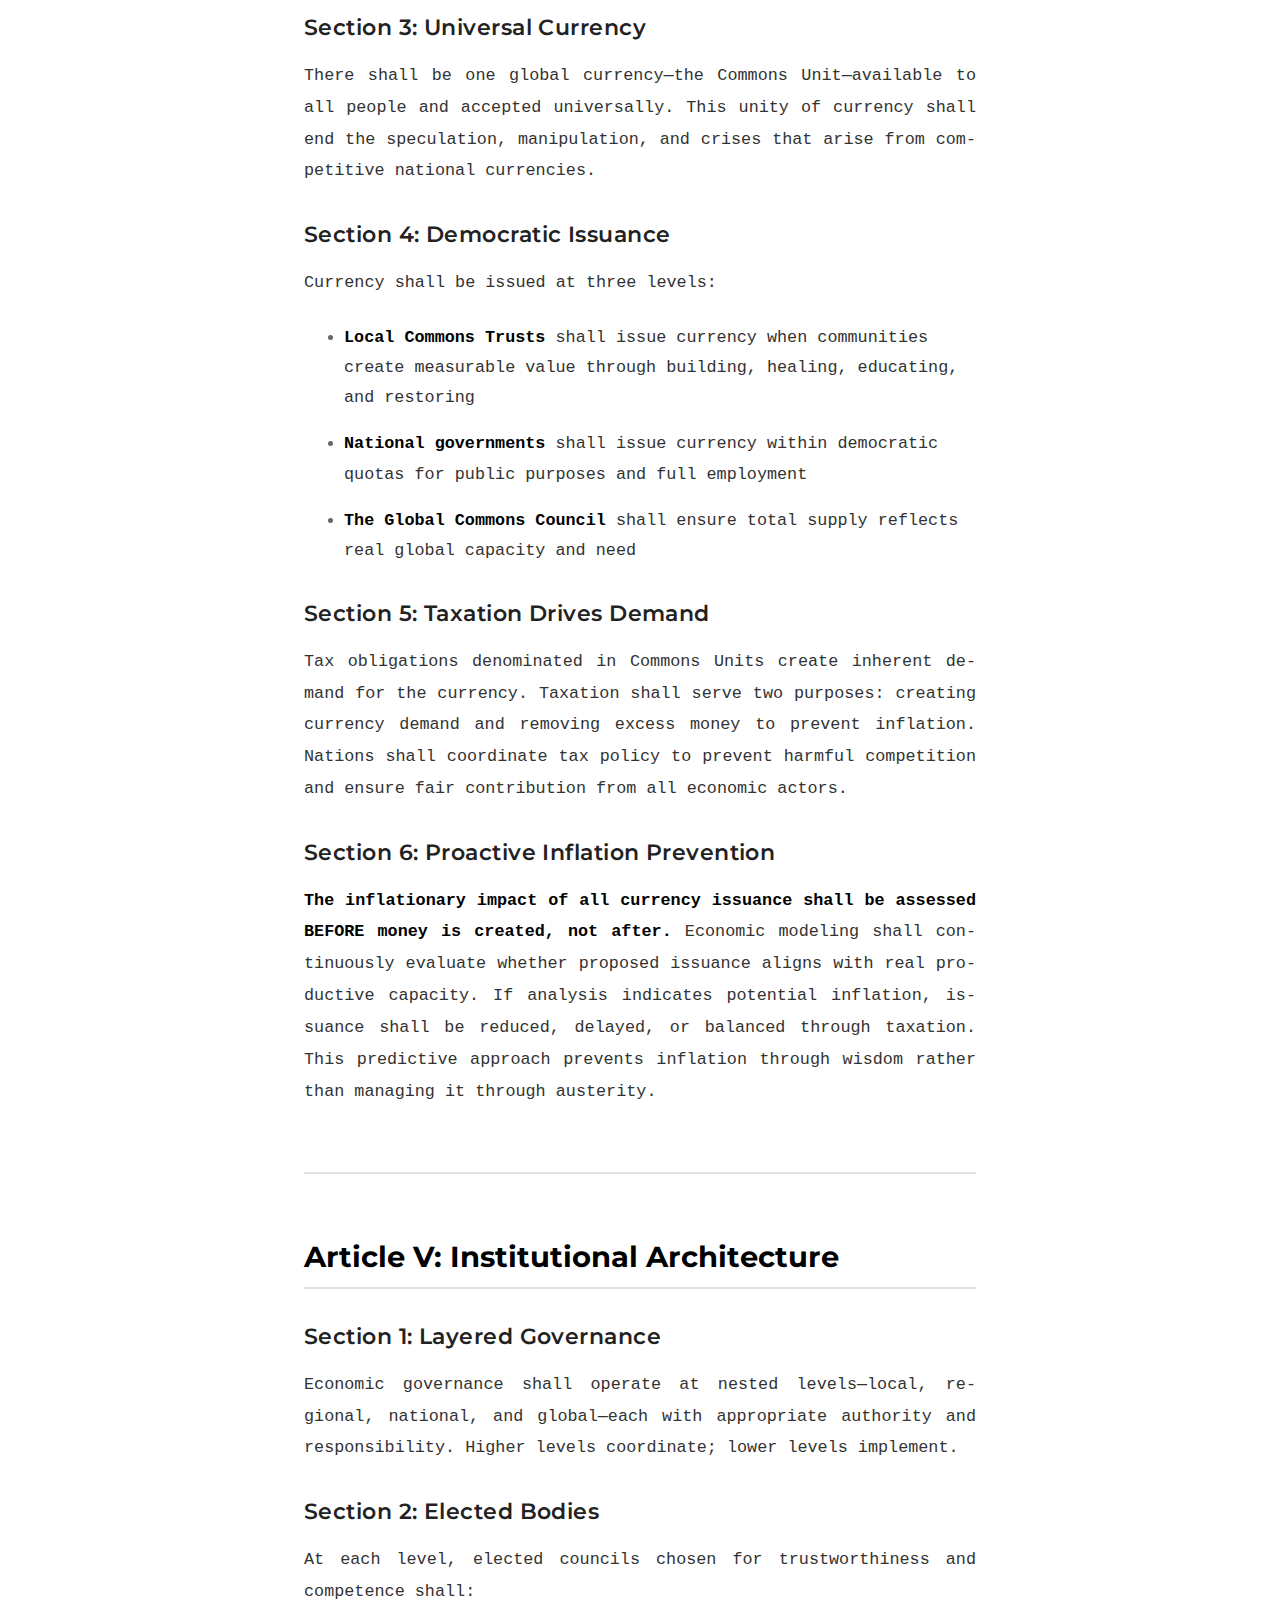
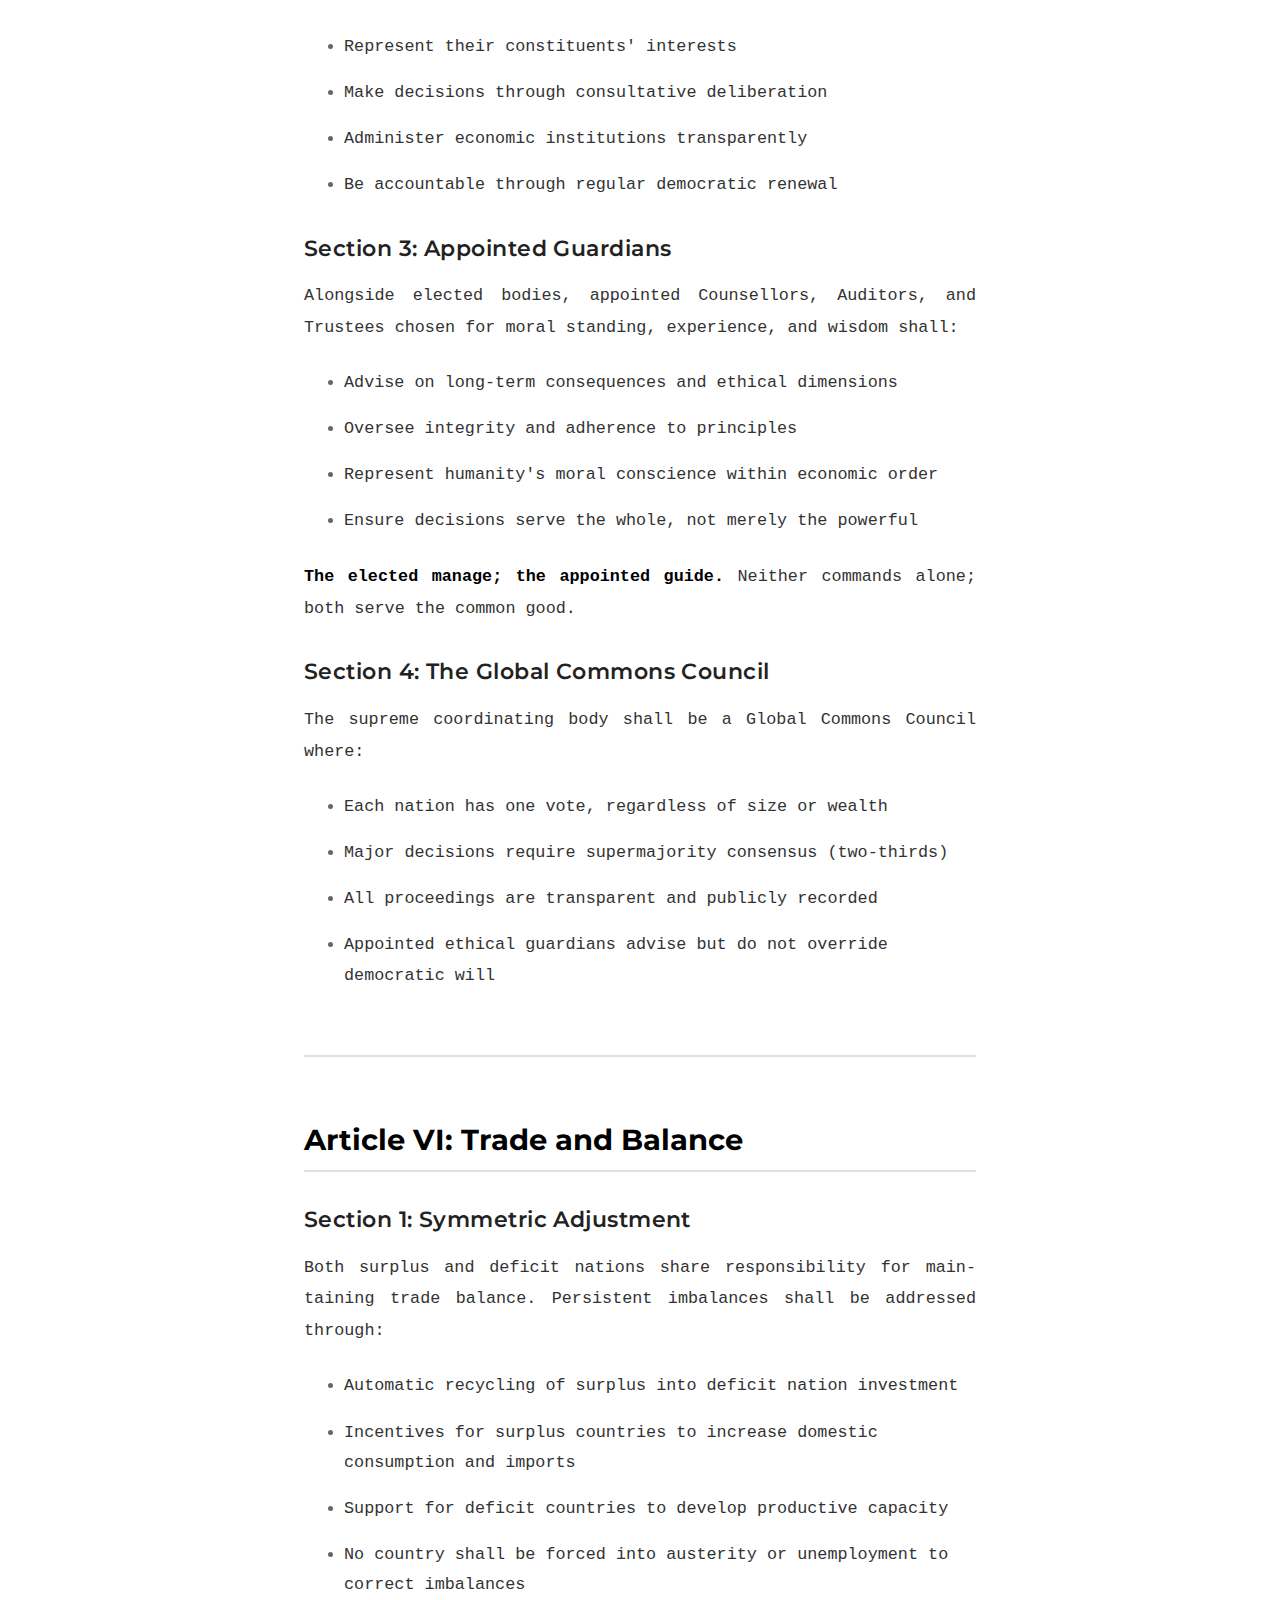
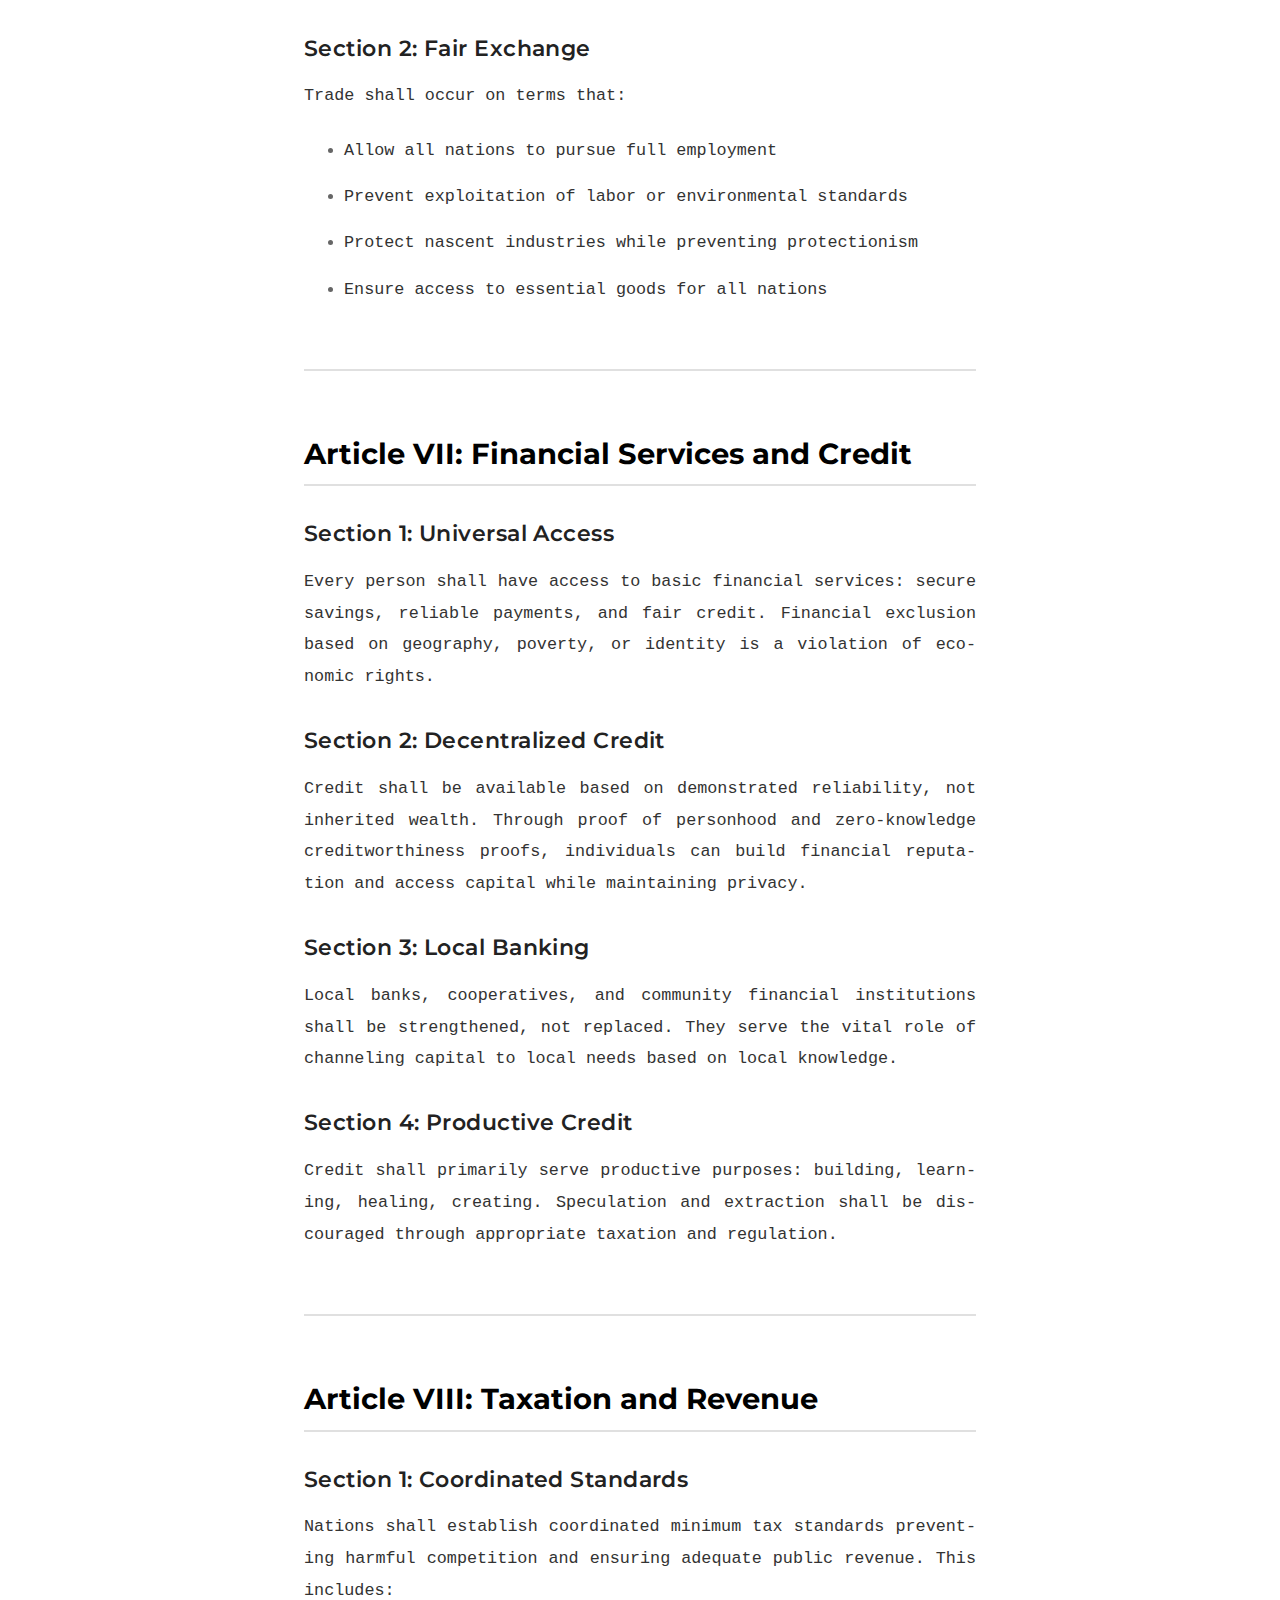
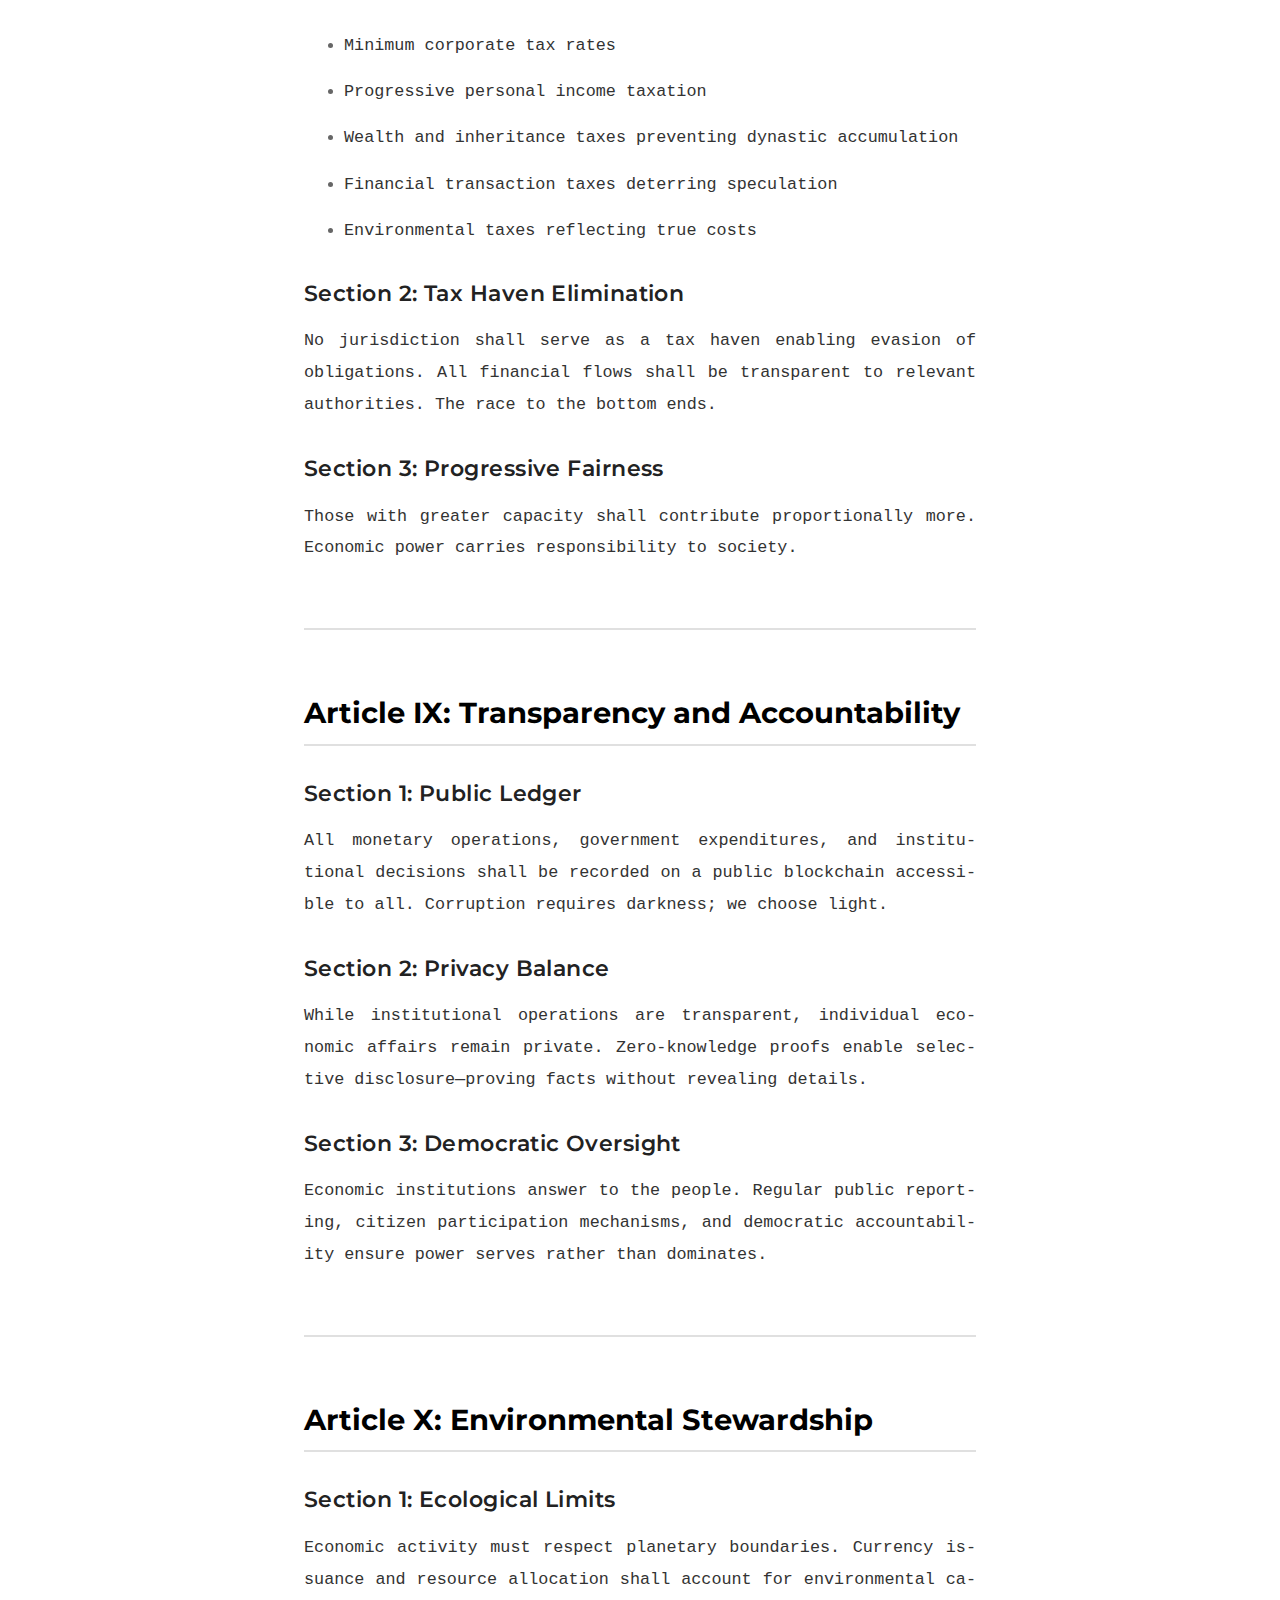
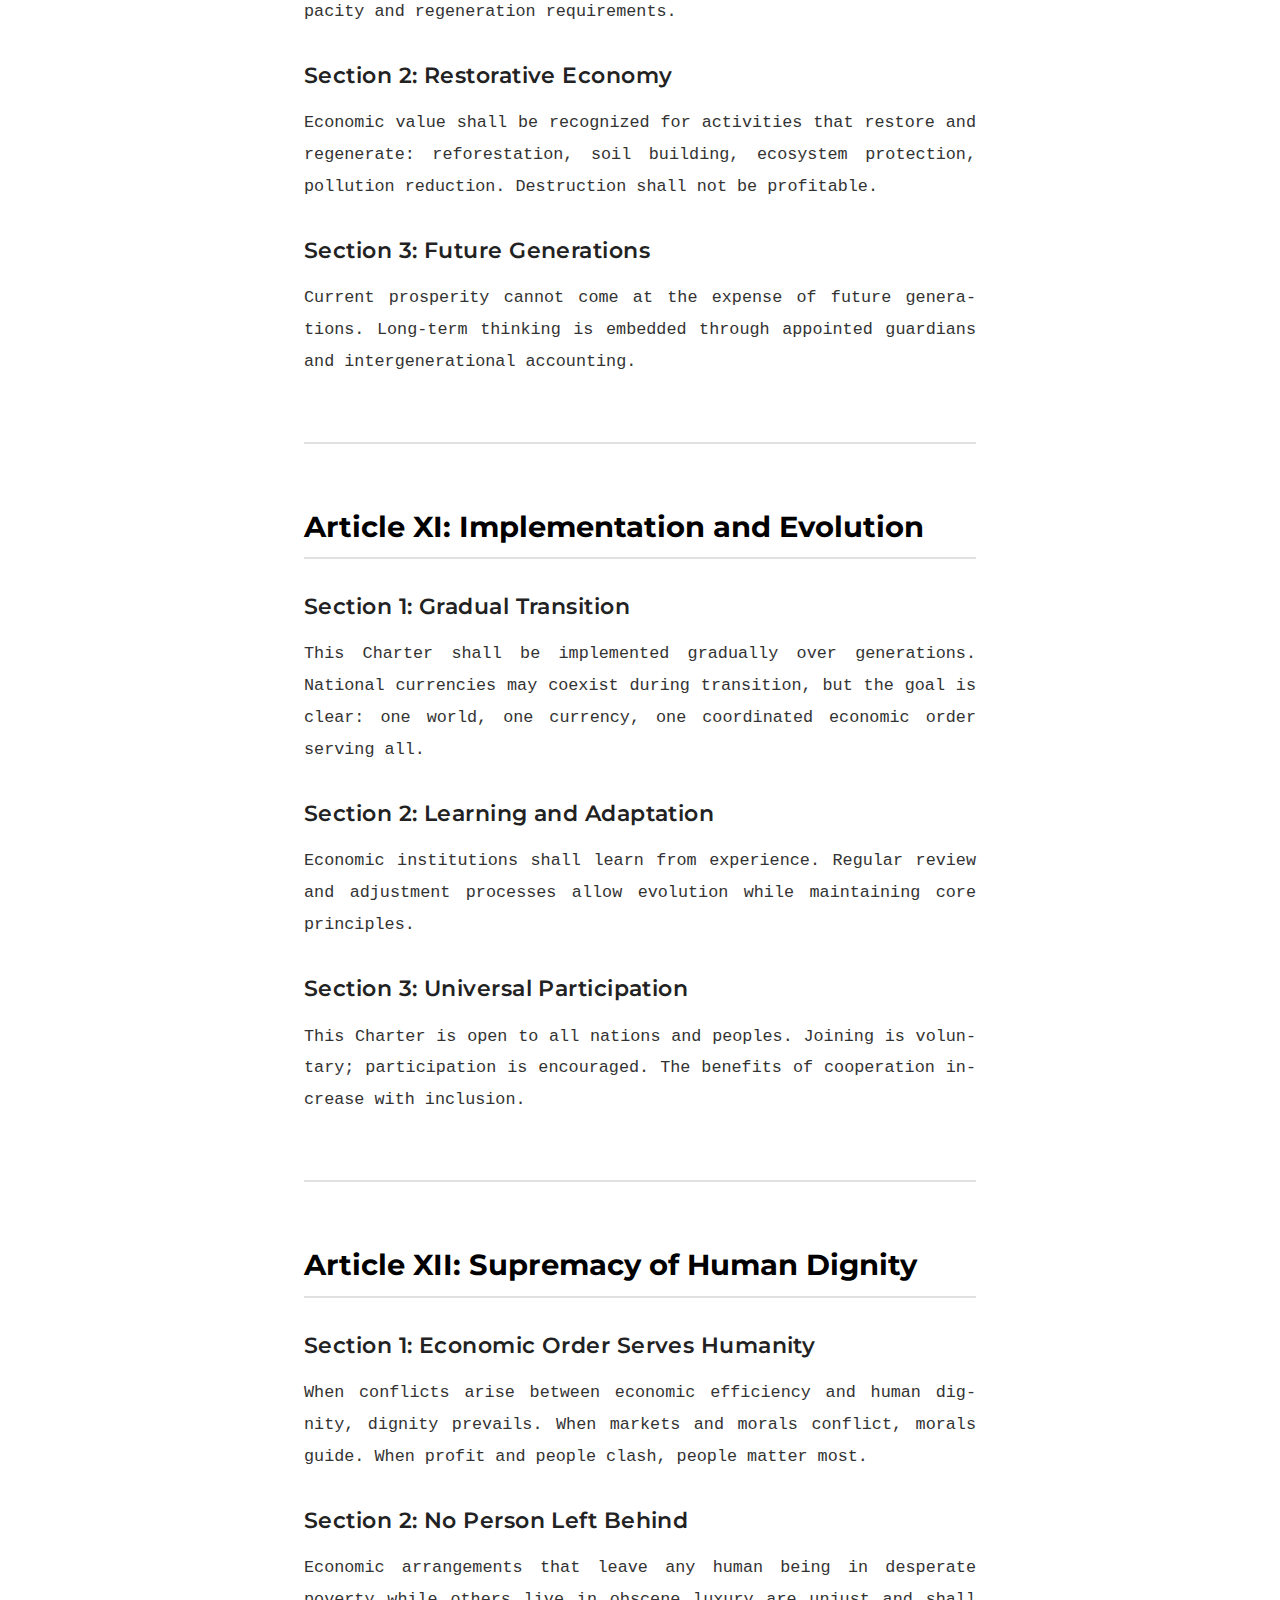
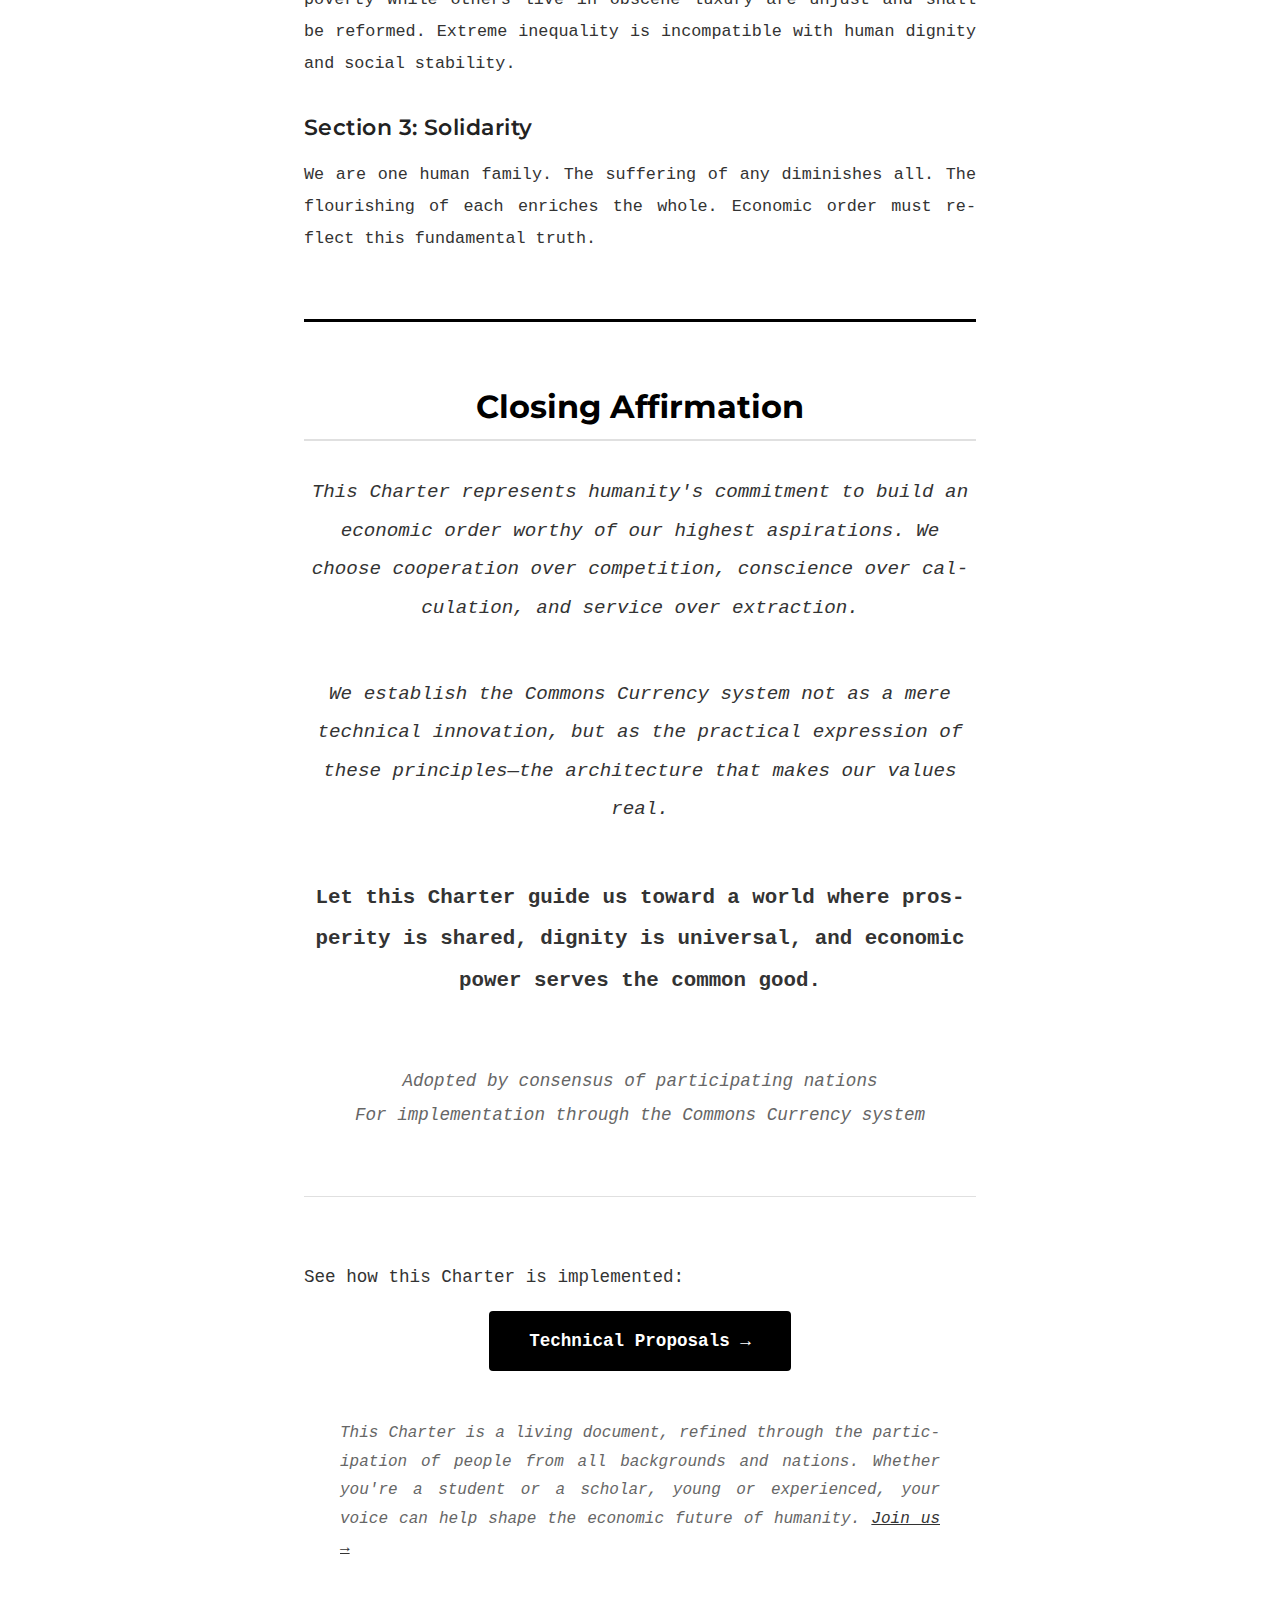
<file: charter.html>
<!DOCTYPE html>
<html lang="en">

<head>
  <meta charset="UTF-8">
  <meta name="viewport" content="width=device-width, initial-scale=1.0">
  <title>The Charter of Economic Rights and Responsibilities | Commons Currency</title>

  <!-- SEO Meta Tags -->
  <meta name="title" content="The Charter of Economic Rights and Responsibilities | Commons Currency">
  <meta name="description"
    content="A founding document for global economic order built on cooperation, dignity, and shared prosperity for all humanity.">
  <meta name="author" content="Commons Currency Initiative">
  <meta name="keywords"
    content="economic rights, human rights, economic charter, global cooperation, shared prosperity, economic justice, second bill of rights, universal rights">
  <meta name="robots" content="index, follow">
  <meta name="language" content="English">
  <link rel="canonical" href="https://commonscurrency.org/charter.html">

  <!-- Open Graph / Facebook / WhatsApp -->
  <meta property="og:type" content="article">
  <meta property="og:url" content="https://commonscurrency.org/charter.html">
  <meta property="og:title" content="The Charter of Economic Rights and Responsibilities">
  <meta property="og:description"
    content="A founding document for global economic order built on cooperation, dignity, and shared prosperity for all humanity.">
  <meta property="og:image" content="https://commonscurrency.org/favicon.png">
  <meta property="og:site_name" content="Commons Currency">

  <!-- Twitter -->
  <meta property="twitter:card" content="summary_large_image">
  <meta property="twitter:url" content="https://commonscurrency.org/charter.html">
  <meta property="twitter:title" content="The Charter of Economic Rights and Responsibilities">
  <meta property="twitter:description"
    content="A founding document for global economic order built on cooperation, dignity, and shared prosperity for all humanity.">
  <meta property="twitter:image" content="https://commonscurrency.org/favicon.png">
  <meta name="twitter:creator" content="@CommonsCurrency">

  <!-- Favicon -->
  <link rel="icon" type="image/png" href="favicon.png">
  <link rel="apple-touch-icon" href="favicon.png">

  <!-- Structured Data -->
  <script type="application/ld+json">
    {
      "@context": "https://schema.org",
      "@type": "Article",
      "headline": "The Charter of Economic Rights and Responsibilities",
      "description": "A founding document for global economic order built on cooperation, dignity, and shared prosperity for all humanity.",
      "author": {
        "@type": "Organization",
        "name": "Commons Currency"
      },
      "publisher": {
        "@type": "Organization",
        "name": "Commons Currency",
        "logo": {
          "@type": "ImageObject",
          "url": "https://commonscurrency.org/favicon.png"
        }
      },
      "datePublished": "2025-10-20",
      "dateModified": "2025-10-20"
    }
  </script>

  <!-- Google Analytics -->
  <script async src="https://www.googletagmanager.com/gtag/js?id=G-0QMMVJE36S"></script>
  <script>
    window.dataLayer = window.dataLayer || [];
    function gtag() { dataLayer.push(arguments); }
    gtag('js', new Date());
    gtag('config', 'G-0QMMVJE36S');
  </script>

  <link rel="preconnect" href="https://fonts.googleapis.com">
  <link rel="preconnect" href="https://fonts.gstatic.com" crossorigin>
  <link href="https://fonts.googleapis.com/css2?family=Montserrat:wght@300;700&display=swap" rel="stylesheet">

  <link rel="stylesheet" href="styles.css">
</head>

<body>
  <nav>
    <div class="container">
      <a href="index.html" class="logo">Commons Currency</a>
      <ul>
        <li><a href="index.html">Home</a></li>
        <li><a href="charter.html" class="active">The Charter</a></li>
        <li><a href="proposals.html">Proposals</a></li>
        <li><a href="faq.html">FAQ</a></li>
      </ul>
    </div>
  </nav>

  <div class="container">
    <div class="proposal-content">

      <h1 style="text-align: center; font-size: 3.2rem; margin-bottom: 0.5rem; line-height: 1.2;">The Charter of
        Economic Rights and Responsibilities</h1>

      <p style="text-align: center; font-size: 1.1rem; font-style: italic; color: #666; margin-bottom: 1rem;">
        A Covenant for the Economic Order of Humanity
      </p>

      <p style="text-align: center; font-size: 0.95rem; color: #999; margin-bottom: 4rem;">
        Building upon the Universal Declaration of Human Rights (1948),<br>
        the Second Bill of Rights (1944), and the Charter of the United Nations (1945)
      </p>

      <hr style="margin: 4rem 0; border: none; border-top: 3px solid #000;">

      <h2 style="text-align: center; font-size: 2rem; margin: 3rem 0;">Preamble</h2>

      <p style="font-size: 1.15rem; line-height: 2; text-align: justify;">
        <strong>We, the peoples of Earth,</strong> recognizing that humanity has reached a stage of maturity requiring
        new forms of global cooperation, and understanding that economic justice is inseparable from human dignity,
        hereby establish this Charter as the foundation for a world economic order that serves all people.
      </p>

      <p style="font-size: 1.15rem; line-height: 2; text-align: justify;">
        <strong>Convinced</strong> that true prosperity requires both freedom and structure—that civilization needs
        coordination without domination, and liberty without fragmentation;
      </p>

      <p style="font-size: 1.15rem; line-height: 2; text-align: justify;">
        <strong>Affirming</strong> that money must serve humanity, not command it; that wealth must reflect value
        created, not debt incurred; and that economic institutions must answer to conscience, not merely calculation;
      </p>

      <p style="font-size: 1.15rem; line-height: 2; text-align: justify;">
        <strong>Believing</strong> that every human being possesses inherent dignity deserving of material security,
        meaningful work, and participation in economic decisions affecting their lives;
      </p>

      <p style="font-size: 1.15rem; line-height: 2; text-align: justify;">
        <strong>Determined</strong> to build economic institutions that embody consultation over competition,
        transparency over opacity, and service over extraction;
      </p>

      <p style="font-size: 1.15rem; line-height: 2; text-align: justify; margin-bottom: 3rem;">
        <strong>We hereby proclaim</strong> this Charter as the moral and practical foundation for the Commons Currency
        system and the economic order it creates.
      </p>

      <hr style="margin: 4rem 0; border: none; border-top: 2px solid #e0e0e0;">

      <h2>Article I: Foundational Principles</h2>

      <h3>Section 1: The Purpose of Economic Order</h3>

      <p>The purpose of economic organization is to ensure that all people can develop their capacities, contribute to
        the common good, and live with dignity. Economic systems exist to serve human flourishing, not as ends in
        themselves.</p>

      <h3>Section 2: Unity in Diversity</h3>

      <p>Humanity is one family, diverse in culture and circumstance but united in essential rights and
        responsibilities. Economic order must honor this diversity while creating unity of purpose.</p>

      <h3>Section 3: Stewardship</h3>

      <p>The Earth's resources are a trust for all generations. Economic activity must preserve and enhance the natural
        world, recognizing that ecological health and human prosperity are inseparable.</p>

      <h3>Section 4: Consultation and Cooperation</h3>

      <p>Economic decisions shall be made through consultation, not competition. Nations and peoples shall work together
        to solve shared problems, recognizing that cooperation serves all better than conflict.</p>

      <hr style="margin: 4rem 0; border: none; border-top: 2px solid #e0e0e0;">

      <h2>Article II: Economic Rights of All Persons</h2>

      <h3>Right to Material Security</h3>

      <p><strong>Every person has the right to:</strong></p>

      <ul style="font-size: 1.05rem; line-height: 2;">
        <li>Adequate food, clean water, and nutritious sustenance</li>
        <li>Safe and secure housing appropriate to climate and dignity</li>
        <li>Clothing sufficient for health and social participation</li>
        <li>Protection from economic insecurity in old age, sickness, disability, or unemployment</li>
      </ul>

      <h3>Right to Meaningful Work</h3>

      <p><strong>Every person has the right to:</strong></p>

      <ul style="font-size: 1.05rem; line-height: 2;">
        <li>Work that contributes to the common good and provides fair remuneration</li>
        <li>Safe and dignified working conditions</li>
        <li>Rest, leisure, and time for family and personal development</li>
        <li>Protection against unemployment through society's commitment to full employment</li>
      </ul>

      <h3>Right to Health and Education</h3>

      <p><strong>Every person has the right to:</strong></p>

      <ul style="font-size: 1.05rem; line-height: 2;">
        <li>Healthcare adequate to maintain physical and mental well-being</li>
        <li>Education that develops their capacities and enables meaningful participation in society</li>
        <li>Access to knowledge and culture without barriers of wealth</li>
      </ul>

      <h3>Right to Economic Participation</h3>

      <p><strong>Every person has the right to:</strong></p>

      <ul style="font-size: 1.05rem; line-height: 2;">
        <li>Participate in economic decisions affecting their community</li>
        <li>Access financial services that enable saving, investment, and credit</li>
        <li>Build creditworthiness through demonstrated reliability, not inherited wealth</li>
        <li>Privacy in personal economic affairs</li>
      </ul>

      <hr style="margin: 4rem 0; border: none; border-top: 2px solid #e0e0e0;">

      <h2>Article III: Economic Responsibilities</h2>

      <h3>Individual Responsibilities</h3>

      <p><strong>Every person shall:</strong></p>

      <ul style="font-size: 1.05rem; line-height: 2;">
        <li>Contribute to society according to their capacity</li>
        <li>Use resources with consideration for others and future generations</li>
        <li>Fulfill financial obligations honestly and reliably</li>
        <li>Respect the economic rights of others</li>
      </ul>

      <h3>Community Responsibilities</h3>

      <p><strong>Communities shall:</strong></p>

      <ul style="font-size: 1.05rem; line-height: 2;">
        <li>Create conditions enabling all members to contribute meaningfully</li>
        <li>Care for those unable to provide for themselves</li>
        <li>Make economic decisions consultatively and transparently</li>
        <li>Balance local autonomy with global cooperation</li>
      </ul>

      <h3>National Responsibilities</h3>

      <p><strong>Nations shall:</strong></p>

      <ul style="font-size: 1.05rem; line-height: 2;">
        <li>Ensure the economic rights of their citizens are fulfilled</li>
        <li>Participate constructively in global economic governance</li>
        <li>Accept responsibilities proportionate to their economic capacity</li>
        <li>Pursue full employment and social investment</li>
        <li>Collect fair taxation to support public goods</li>
      </ul>

      <h3>Global Responsibilities</h3>

      <p><strong>The community of nations shall:</strong></p>

      <ul style="font-size: 1.05rem; line-height: 2;">
        <li>Maintain a stable and just monetary system</li>
        <li>Prevent any nation or people from falling into desperate poverty</li>
        <li>Coordinate to address challenges transcending borders</li>
        <li>Preserve the Earth's environment and resources</li>
      </ul>

      <hr style="margin: 4rem 0; border: none; border-top: 2px solid #e0e0e0;">

      <h2>Article IV: The Monetary System</h2>

      <h3>Section 1: Purpose of Money</h3>

      <p>Money is a social technology for coordinating human activity and allocating resources. It shall be designed and
        governed to serve the common good, not to concentrate power or extract value from the productive economy.</p>

      <h3>Section 2: Money as Measure of Value</h3>

      <p>Money shall represent real value created through productive work, care for others, environmental restoration,
        cultural contribution, and all activities that serve human and ecological flourishing. It shall not be created
        primarily as debt requiring perpetual growth.</p>

      <h3>Section 3: Universal Currency</h3>

      <p>There shall be one global currency—the Commons Unit—available to all people and accepted universally. This
        unity of currency shall end the speculation, manipulation, and crises that arise from competitive national
        currencies.</p>

      <h3>Section 4: Democratic Issuance</h3>

      <p>Currency shall be issued at three levels:</p>

      <ul style="font-size: 1.05rem; line-height: 2;">
        <li><strong>Local Commons Trusts</strong> shall issue currency when communities create measurable value through
          building, healing, educating, and restoring</li>
        <li><strong>National governments</strong> shall issue currency within democratic quotas for public purposes and
          full employment</li>
        <li><strong>The Global Commons Council</strong> shall ensure total supply reflects real global capacity and need
        </li>
      </ul>

      <h3>Section 5: Taxation Drives Demand</h3>

      <p>Tax obligations denominated in Commons Units create inherent demand for the currency. Taxation shall serve two
        purposes: creating currency demand and removing excess money to prevent inflation. Nations shall coordinate tax
        policy to prevent harmful competition and ensure fair contribution from all economic actors.</p>

      <h3>Section 6: Proactive Inflation Prevention</h3>

      <p><strong>The inflationary impact of all currency issuance shall be assessed BEFORE money is created, not
          after.</strong> Economic modeling shall continuously evaluate whether proposed issuance aligns with real
        productive capacity. If analysis indicates potential inflation, issuance shall be reduced, delayed, or balanced
        through taxation. This predictive approach prevents inflation through wisdom rather than managing it through
        austerity.</p>

      <hr style="margin: 4rem 0; border: none; border-top: 2px solid #e0e0e0;">

      <h2>Article V: Institutional Architecture</h2>

      <h3>Section 1: Layered Governance</h3>

      <p>Economic governance shall operate at nested levels—local, regional, national, and global—each with appropriate
        authority and responsibility. Higher levels coordinate; lower levels implement.</p>

      <h3>Section 2: Elected Bodies</h3>

      <p>At each level, elected councils chosen for trustworthiness and competence shall:</p>

      <ul style="font-size: 1.05rem; line-height: 2;">
        <li>Represent their constituents' interests</li>
        <li>Make decisions through consultative deliberation</li>
        <li>Administer economic institutions transparently</li>
        <li>Be accountable through regular democratic renewal</li>
      </ul>

      <h3>Section 3: Appointed Guardians</h3>

      <p>Alongside elected bodies, appointed Counsellors, Auditors, and Trustees chosen for moral standing, experience,
        and wisdom shall:</p>

      <ul style="font-size: 1.05rem; line-height: 2;">
        <li>Advise on long-term consequences and ethical dimensions</li>
        <li>Oversee integrity and adherence to principles</li>
        <li>Represent humanity's moral conscience within economic order</li>
        <li>Ensure decisions serve the whole, not merely the powerful</li>
      </ul>

      <p><strong>The elected manage; the appointed guide.</strong> Neither commands alone; both serve the common good.
      </p>

      <h3>Section 4: The Global Commons Council</h3>

      <p>The supreme coordinating body shall be a Global Commons Council where:</p>

      <ul style="font-size: 1.05rem; line-height: 2;">
        <li>Each nation has one vote, regardless of size or wealth</li>
        <li>Major decisions require supermajority consensus (two-thirds)</li>
        <li>All proceedings are transparent and publicly recorded</li>
        <li>Appointed ethical guardians advise but do not override democratic will</li>
      </ul>

      <hr style="margin: 4rem 0; border: none; border-top: 2px solid #e0e0e0;">

      <h2>Article VI: Trade and Balance</h2>

      <h3>Section 1: Symmetric Adjustment</h3>

      <p>Both surplus and deficit nations share responsibility for maintaining trade balance. Persistent imbalances
        shall be addressed through:</p>

      <ul style="font-size: 1.05rem; line-height: 2;">
        <li>Automatic recycling of surplus into deficit nation investment</li>
        <li>Incentives for surplus countries to increase domestic consumption and imports</li>
        <li>Support for deficit countries to develop productive capacity</li>
        <li>No country shall be forced into austerity or unemployment to correct imbalances</li>
      </ul>

      <h3>Section 2: Fair Exchange</h3>

      <p>Trade shall occur on terms that:</p>

      <ul style="font-size: 1.05rem; line-height: 2;">
        <li>Allow all nations to pursue full employment</li>
        <li>Prevent exploitation of labor or environmental standards</li>
        <li>Protect nascent industries while preventing protectionism</li>
        <li>Ensure access to essential goods for all nations</li>
      </ul>

      <hr style="margin: 4rem 0; border: none; border-top: 2px solid #e0e0e0;">

      <h2>Article VII: Financial Services and Credit</h2>

      <h3>Section 1: Universal Access</h3>

      <p>Every person shall have access to basic financial services: secure savings, reliable payments, and fair credit.
        Financial exclusion based on geography, poverty, or identity is a violation of economic rights.</p>

      <h3>Section 2: Decentralized Credit</h3>

      <p>Credit shall be available based on demonstrated reliability, not inherited wealth. Through proof of personhood
        and zero-knowledge creditworthiness proofs, individuals can build financial reputation and access capital while
        maintaining privacy.</p>

      <h3>Section 3: Local Banking</h3>

      <p>Local banks, cooperatives, and community financial institutions shall be strengthened, not replaced. They serve
        the vital role of channeling capital to local needs based on local knowledge.</p>

      <h3>Section 4: Productive Credit</h3>

      <p>Credit shall primarily serve productive purposes: building, learning, healing, creating. Speculation and
        extraction shall be discouraged through appropriate taxation and regulation.</p>

      <hr style="margin: 4rem 0; border: none; border-top: 2px solid #e0e0e0;">

      <h2>Article VIII: Taxation and Revenue</h2>

      <h3>Section 1: Coordinated Standards</h3>

      <p>Nations shall establish coordinated minimum tax standards preventing harmful competition and ensuring adequate
        public revenue. This includes:</p>

      <ul style="font-size: 1.05rem; line-height: 2;">
        <li>Minimum corporate tax rates</li>
        <li>Progressive personal income taxation</li>
        <li>Wealth and inheritance taxes preventing dynastic accumulation</li>
        <li>Financial transaction taxes deterring speculation</li>
        <li>Environmental taxes reflecting true costs</li>
      </ul>

      <h3>Section 2: Tax Haven Elimination</h3>

      <p>No jurisdiction shall serve as a tax haven enabling evasion of obligations. All financial flows shall be
        transparent to relevant authorities. The race to the bottom ends.</p>

      <h3>Section 3: Progressive Fairness</h3>

      <p>Those with greater capacity shall contribute proportionally more. Economic power carries responsibility to
        society.</p>

      <hr style="margin: 4rem 0; border: none; border-top: 2px solid #e0e0e0;">

      <h2>Article IX: Transparency and Accountability</h2>

      <h3>Section 1: Public Ledger</h3>

      <p>All monetary operations, government expenditures, and institutional decisions shall be recorded on a public
        blockchain accessible to all. Corruption requires darkness; we choose light.</p>

      <h3>Section 2: Privacy Balance</h3>

      <p>While institutional operations are transparent, individual economic affairs remain private. Zero-knowledge
        proofs enable selective disclosure—proving facts without revealing details.</p>

      <h3>Section 3: Democratic Oversight</h3>

      <p>Economic institutions answer to the people. Regular public reporting, citizen participation mechanisms, and
        democratic accountability ensure power serves rather than dominates.</p>

      <hr style="margin: 4rem 0; border: none; border-top: 2px solid #e0e0e0;">

      <h2>Article X: Environmental Stewardship</h2>

      <h3>Section 1: Ecological Limits</h3>

      <p>Economic activity must respect planetary boundaries. Currency issuance and resource allocation shall account
        for environmental capacity and regeneration requirements.</p>

      <h3>Section 2: Restorative Economy</h3>

      <p>Economic value shall be recognized for activities that restore and regenerate: reforestation, soil building,
        ecosystem protection, pollution reduction. Destruction shall not be profitable.</p>

      <h3>Section 3: Future Generations</h3>

      <p>Current prosperity cannot come at the expense of future generations. Long-term thinking is embedded through
        appointed guardians and intergenerational accounting.</p>

      <hr style="margin: 4rem 0; border: none; border-top: 2px solid #e0e0e0;">

      <h2>Article XI: Implementation and Evolution</h2>

      <h3>Section 1: Gradual Transition</h3>

      <p>This Charter shall be implemented gradually over generations. National currencies may coexist during
        transition, but the goal is clear: one world, one currency, one coordinated economic order serving all.</p>

      <h3>Section 2: Learning and Adaptation</h3>

      <p>Economic institutions shall learn from experience. Regular review and adjustment processes allow evolution
        while maintaining core principles.</p>

      <h3>Section 3: Universal Participation</h3>

      <p>This Charter is open to all nations and peoples. Joining is voluntary; participation is encouraged. The
        benefits of cooperation increase with inclusion.</p>

      <hr style="margin: 4rem 0; border: none; border-top: 2px solid #e0e0e0;">

      <h2>Article XII: Supremacy of Human Dignity</h2>

      <h3>Section 1: Economic Order Serves Humanity</h3>

      <p>When conflicts arise between economic efficiency and human dignity, dignity prevails. When markets and morals
        conflict, morals guide. When profit and people clash, people matter most.</p>

      <h3>Section 2: No Person Left Behind</h3>

      <p>Economic arrangements that leave any human being in desperate poverty while others live in obscene luxury are
        unjust and shall be reformed. Extreme inequality is incompatible with human dignity and social stability.</p>

      <h3>Section 3: Solidarity</h3>

      <p>We are one human family. The suffering of any diminishes all. The flourishing of each enriches the whole.
        Economic order must reflect this fundamental truth.</p>

      <hr style="margin: 4rem 0; border: none; border-top: 3px solid #000;">

      <h2 style="text-align: center; font-size: 2rem; margin: 4rem 0 2rem;">Closing Affirmation</h2>

      <p
        style="font-size: 1.2rem; line-height: 2; text-align: center; max-width: 800px; margin: 0 auto 3rem; font-style: italic;">
        This Charter represents humanity's commitment to build an economic order worthy of our highest aspirations. We
        choose cooperation over competition, conscience over calculation, and service over extraction.
      </p>

      <p
        style="font-size: 1.2rem; line-height: 2; text-align: center; max-width: 800px; margin: 0 auto 3rem; font-style: italic;">
        We establish the Commons Currency system not as a mere technical innovation, but as the practical expression of
        these principles—the architecture that makes our values real.
      </p>

      <p
        style="font-size: 1.3rem; line-height: 2; text-align: center; max-width: 800px; margin: 3rem auto; font-weight: 600;">
        Let this Charter guide us toward a world where prosperity is shared, dignity is universal, and economic power
        serves the common good.
      </p>

      <p style="font-size: 1.1rem; text-align: center; margin: 4rem 0; color: #666;">
        <em>Adopted by consensus of participating nations<br>
          For implementation through the Commons Currency system</em>
      </p>

      <hr style="margin: 4rem 0; border: none; border-top: 1px solid #e0e0e0;">

      <div style="text-align: center; margin: 3rem 0;">
        <p style="font-size: 1.1rem; margin-bottom: 1rem;">See how this Charter is implemented:</p>
        <a href="proposals.html"
          style="display: inline-block; padding: 1rem 2.5rem; background: #000; color: #fff; text-decoration: none; border-radius: 4px; font-weight: 600; font-size: 1.1rem;">Technical
          Proposals →</a>

        <p
          style="font-size: 1rem; margin-top: 3rem; color: #666; max-width: 600px; margin-left: auto; margin-right: auto; line-height: 1.8;">
          <em>This Charter is a living document, refined through the participation of people from all backgrounds and
            nations. Whether you're a student or a scholar, young or experienced, your voice can help shape the economic
            future of humanity. <a href="index.html#join" style="color: #333; text-decoration: underline;">Join us
              →</a></em>
        </p>
      </div>

      <p style="text-align: center; color: #666; margin-top: 3rem;">
        <a href="index.html" style="color: #666; text-decoration: none;">← Back to Home</a>
      </p>

    </div>
  </div>

  <style>
    h2 {
      margin-top: 3rem;
      color: #000;
    }

    h3 {
      margin-top: 2rem;
      color: #222;
      font-size: 1.3rem;
    }

    ul {
      margin: 1.5rem 0;
    }

    p {
      margin-bottom: 1.5rem;
    }
  </style>
</body>

</html>
</file>
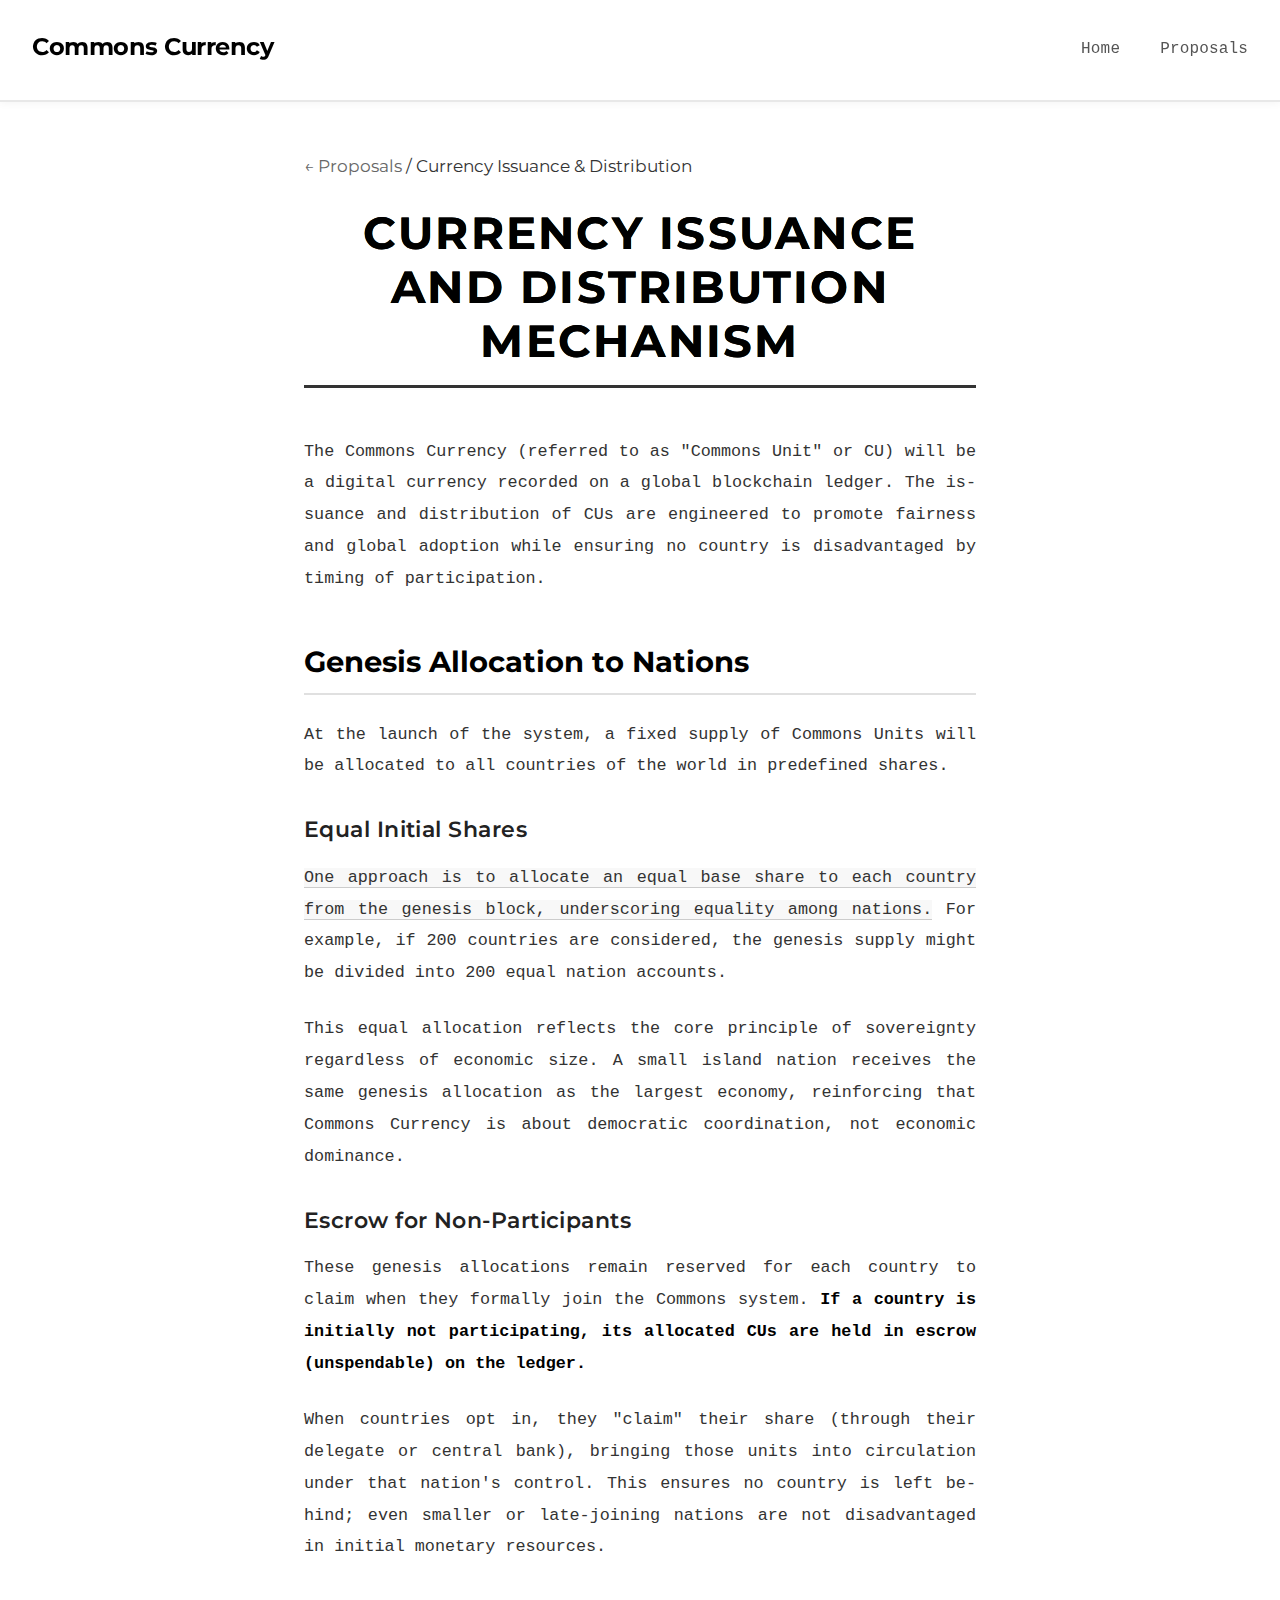
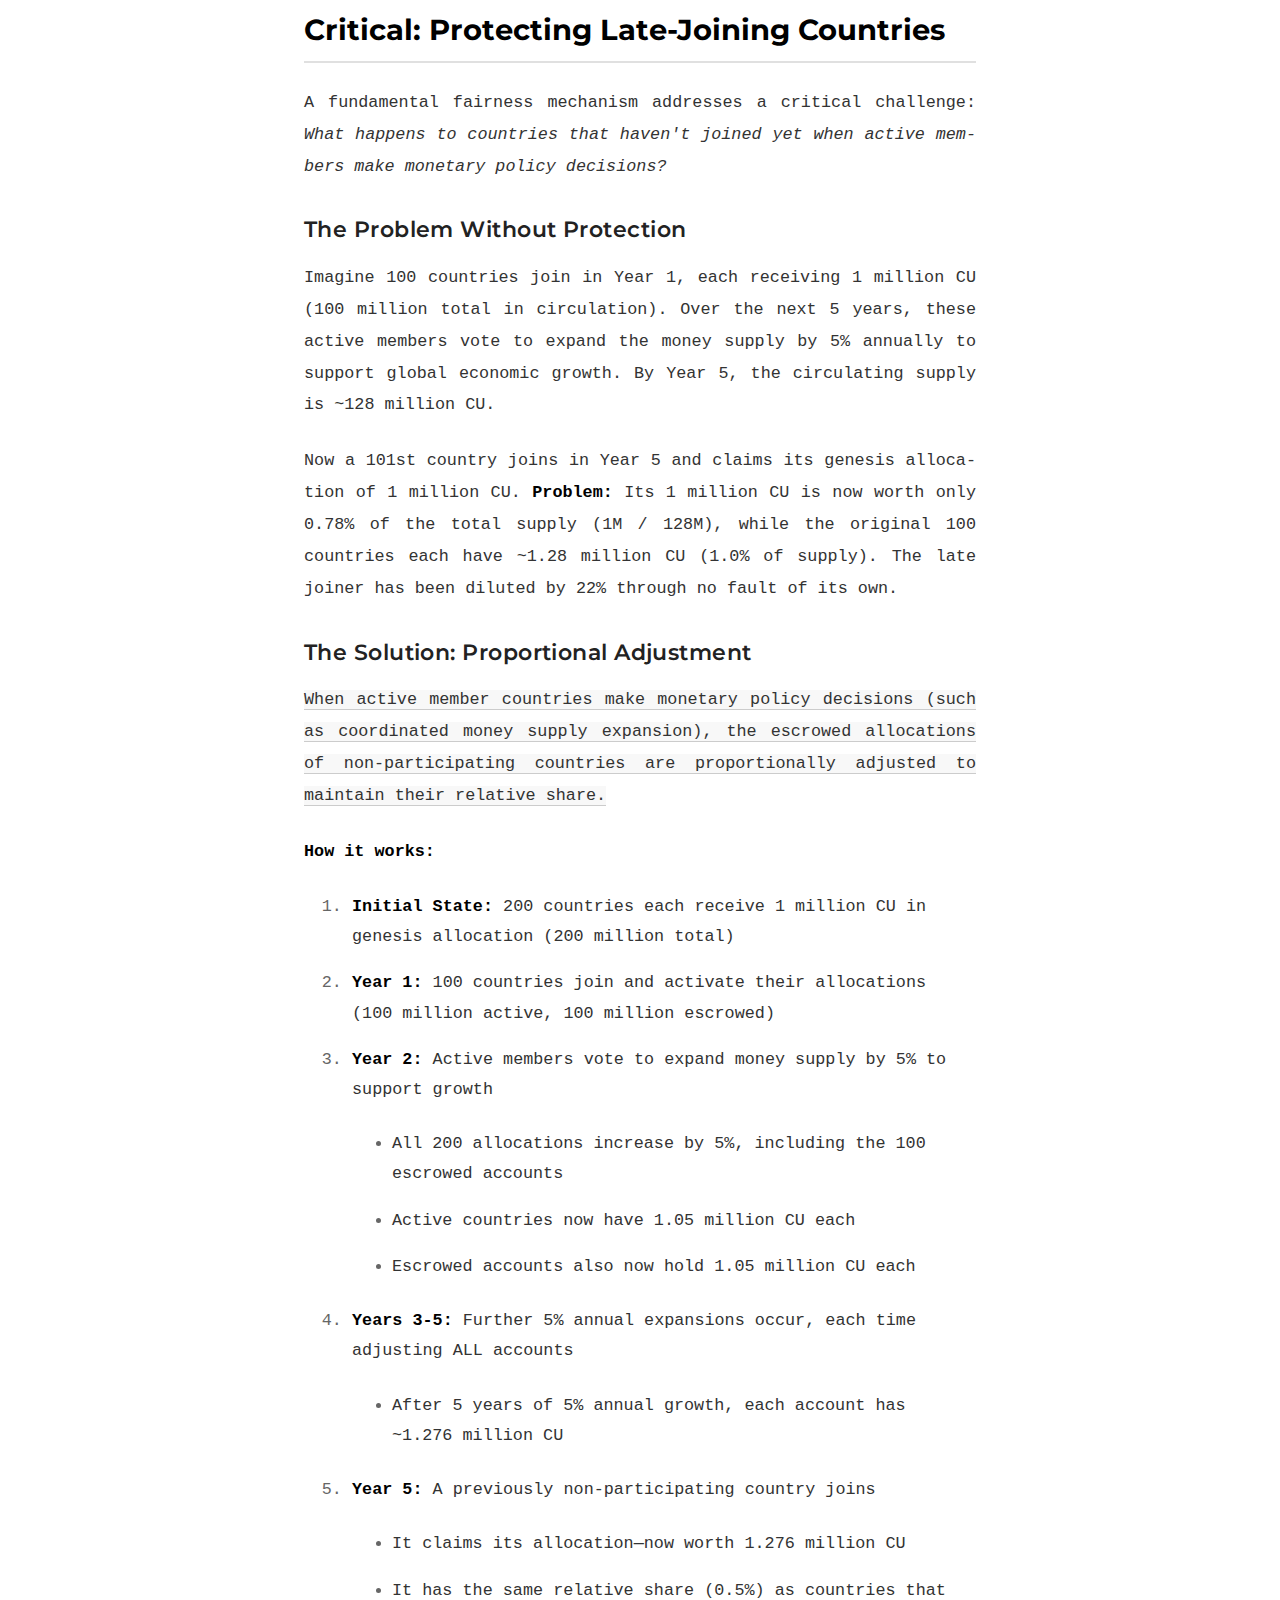
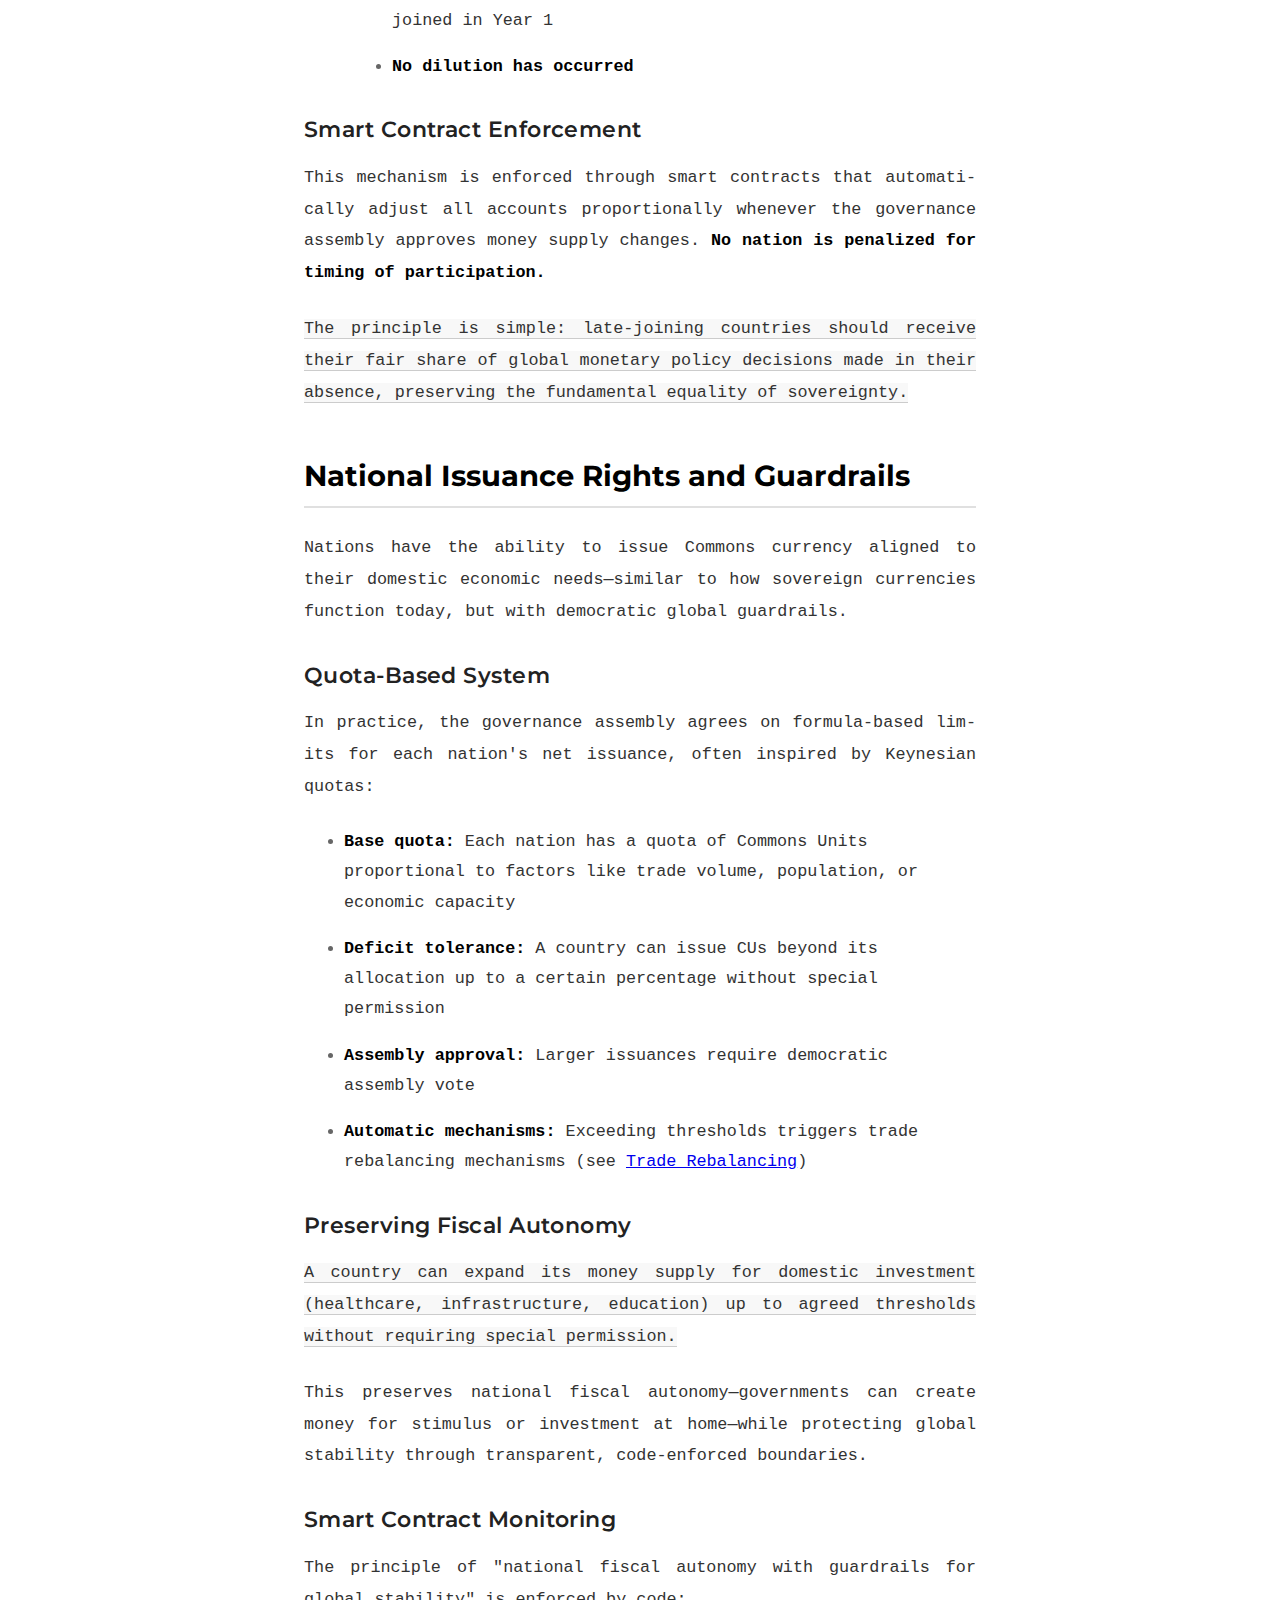
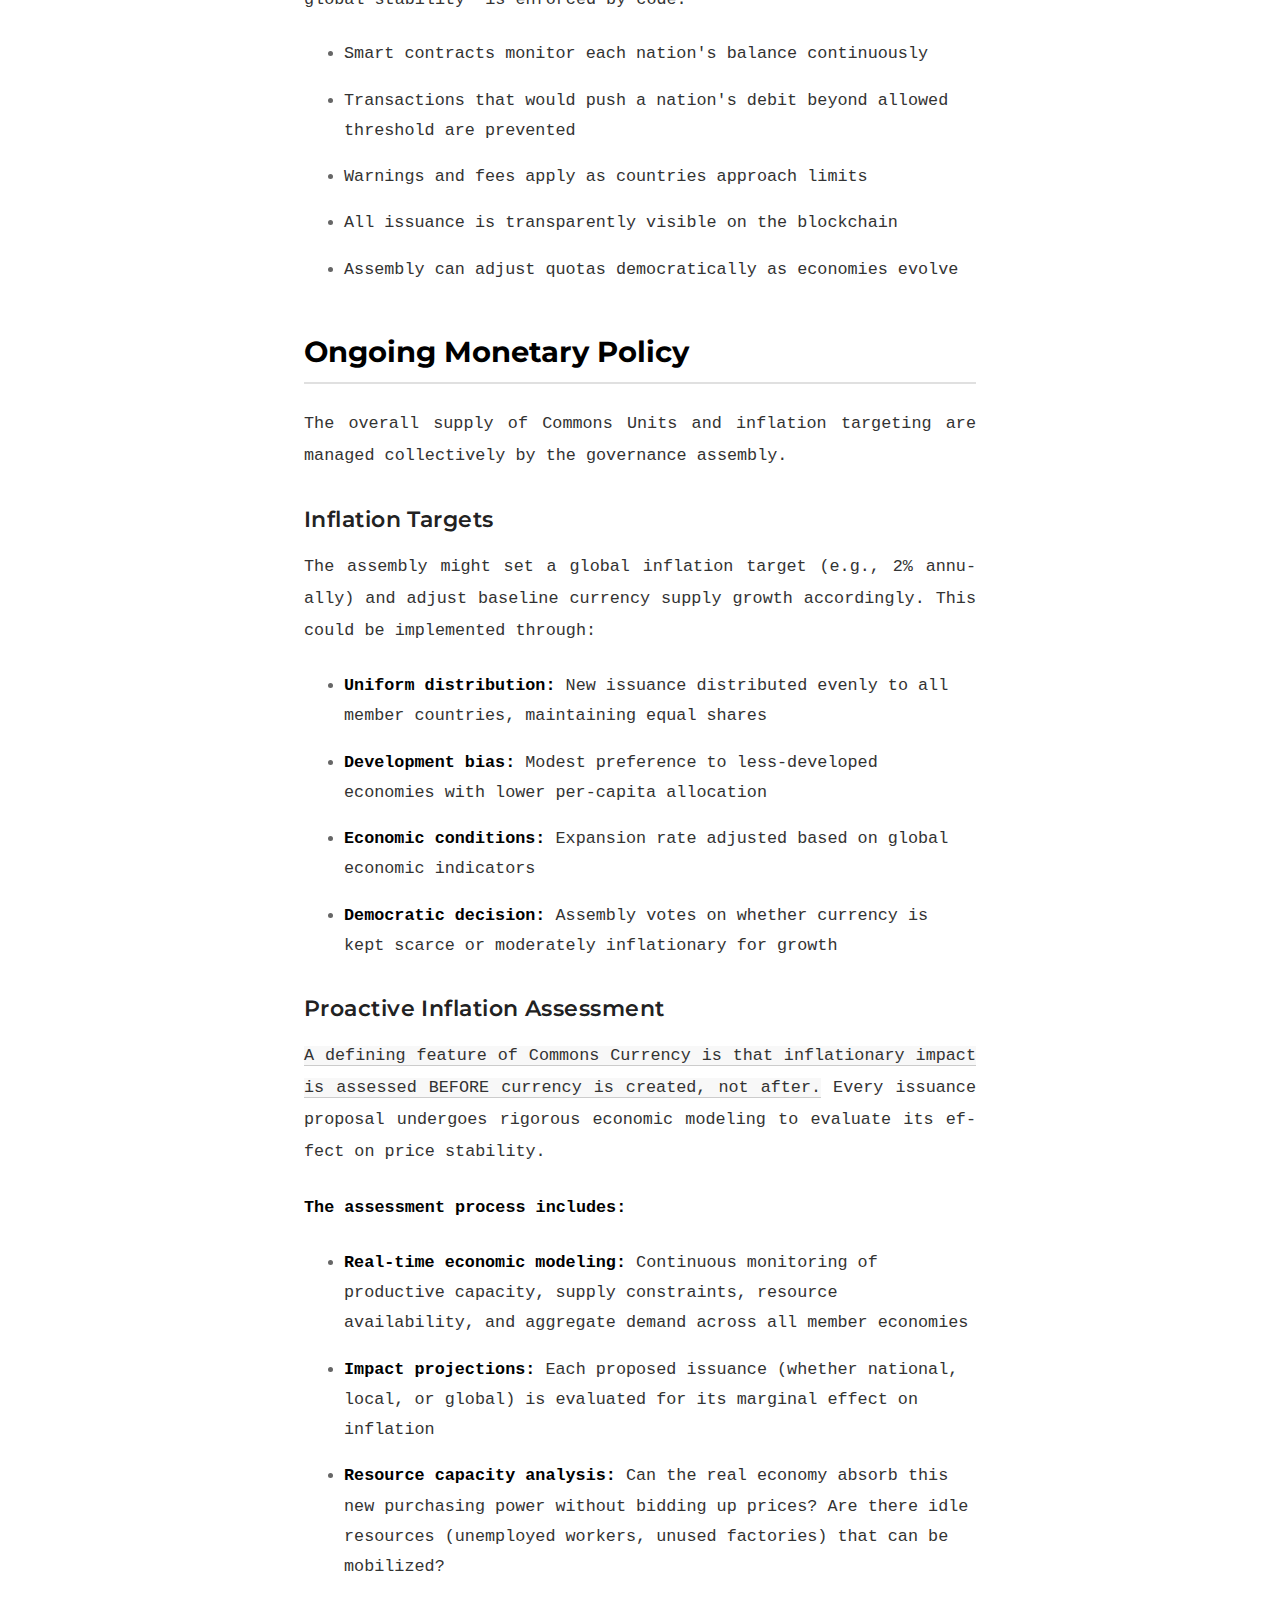
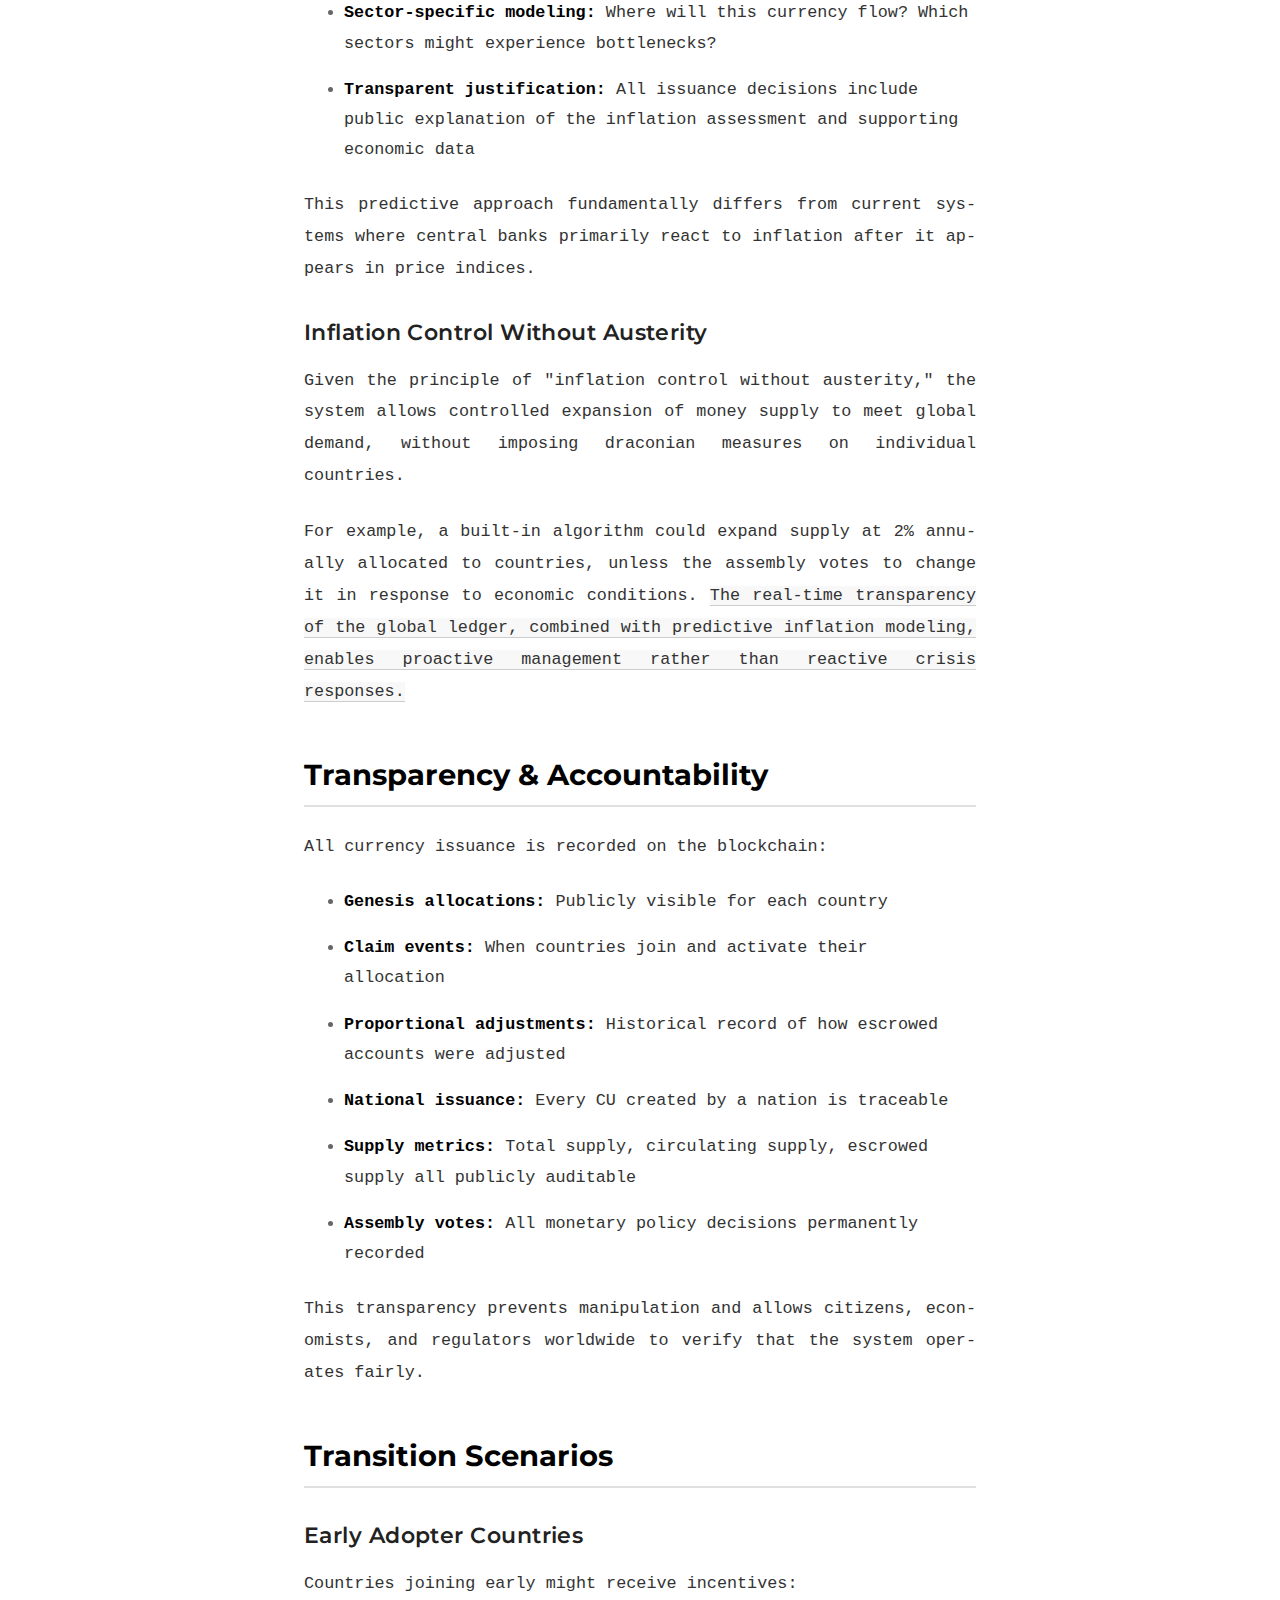
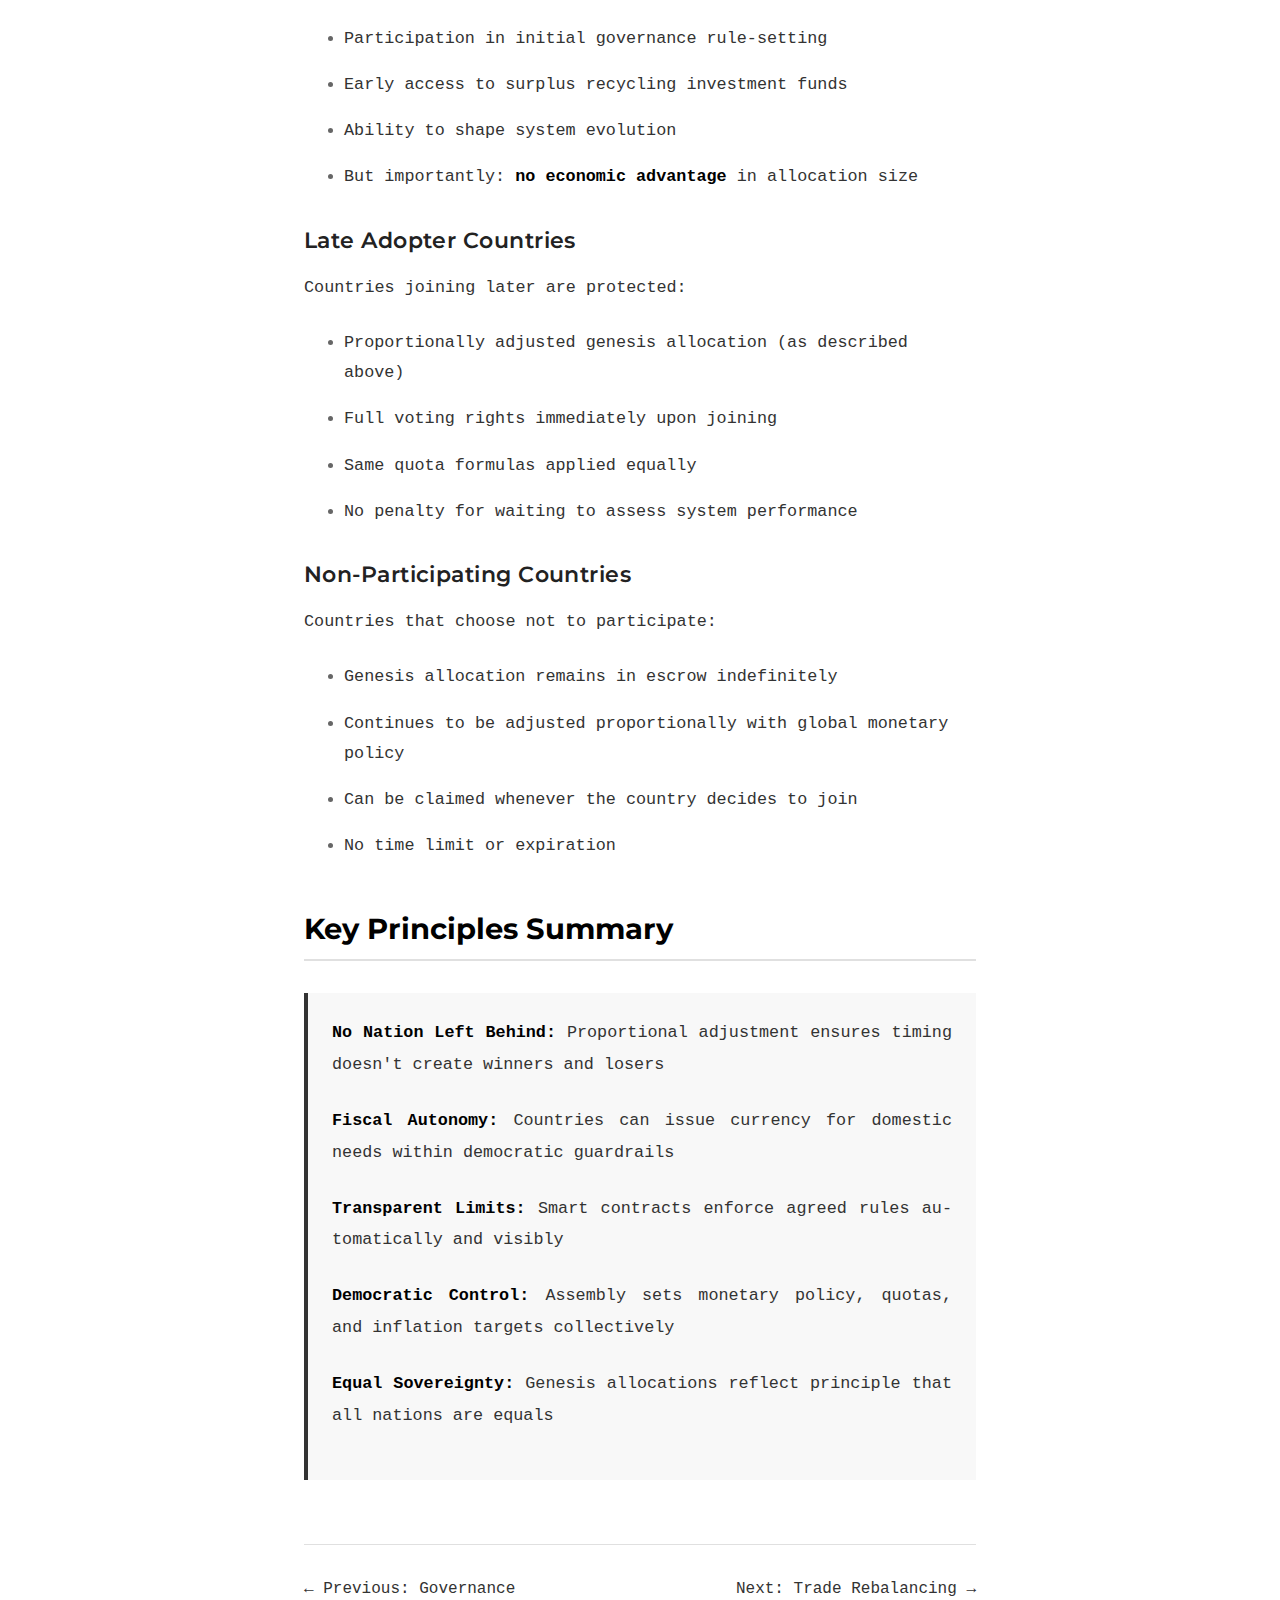
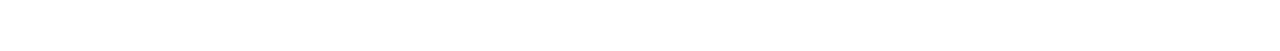
<file: currency-issuance.html>
<!DOCTYPE html>
<html lang="en">

<head>
  <meta charset="UTF-8">
  <meta name="viewport" content="width=device-width, initial-scale=1.0">
  <title>Currency Issuance & Distribution | Commons Currency</title>

  <!-- SEO Meta Tags -->
  <meta name="title" content="Currency Issuance & Distribution | Commons Currency">
  <meta name="description"
    content="Genesis allocation, late-joiner fairness through proportional adjustment, and democratic national issuance rights in Commons Currency.">
  <meta name="author" content="Commons Currency Initiative">
  <meta name="keywords"
    content="currency issuance, genesis allocation, late-joiner fairness, democratic issuance, quotas, currency distribution, national issuance rights">
  <meta name="robots" content="index, follow">
  <meta name="language" content="English">
  <link rel="canonical" href="https://commonscurrency.org/currency-issuance.html">

  <!-- Open Graph / Facebook / WhatsApp -->
  <meta property="og:type" content="article">
  <meta property="og:url" content="https://commonscurrency.org/currency-issuance.html">
  <meta property="og:title" content="Currency Issuance & Distribution | Commons Currency">
  <meta property="og:description"
    content="Genesis allocation, late-joiner fairness through proportional adjustment, and democratic national issuance rights in Commons Currency.">
  <meta property="og:image" content="https://commonscurrency.org/favicon.png">
  <meta property="og:site_name" content="Commons Currency">

  <!-- Twitter -->
  <meta property="twitter:card" content="summary_large_image">
  <meta property="twitter:url" content="https://commonscurrency.org/currency-issuance.html">
  <meta property="twitter:title" content="Currency Issuance & Distribution | Commons Currency">
  <meta property="twitter:description"
    content="Genesis allocation, late-joiner fairness through proportional adjustment, and democratic national issuance rights in Commons Currency.">
  <meta property="twitter:image" content="https://commonscurrency.org/favicon.png">
  <meta name="twitter:creator" content="@CommonsCurrency">

  <!-- Favicon -->
  <link rel="icon" type="image/png" href="favicon.png">
  <link rel="apple-touch-icon" href="favicon.png">

  <!-- Structured Data -->
  <script type="application/ld+json">
    {
      "@context": "https://schema.org",
      "@type": "Article",
      "headline": "Currency Issuance & Distribution",
      "description": "Genesis allocation, late-joiner fairness through proportional adjustment, and democratic national issuance rights in Commons Currency.",
      "author": {
        "@type": "Organization",
        "name": "Commons Currency"
      },
      "publisher": {
        "@type": "Organization",
        "name": "Commons Currency",
        "logo": {
          "@type": "ImageObject",
          "url": "https://commonscurrency.org/favicon.png"
        }
      },
      "datePublished": "2025-10-20",
      "dateModified": "2025-10-20"
    }
  </script>

  <!-- Google Analytics -->
  <script async src="https://www.googletagmanager.com/gtag/js?id=G-0QMMVJE36S"></script>
  <script>
    window.dataLayer = window.dataLayer || [];
    function gtag() { dataLayer.push(arguments); }
    gtag('js', new Date());
    gtag('config', 'G-0QMMVJE36S');
  </script>

  <link rel="preconnect" href="https://fonts.googleapis.com">
  <link rel="preconnect" href="https://fonts.gstatic.com" crossorigin>
  <link href="https://fonts.googleapis.com/css2?family=Montserrat:wght@300;700&display=swap" rel="stylesheet">

  <link rel="stylesheet" href="styles.css">
</head>

<body>
  <nav>
    <div class="container">
      <a href="index.html" class="logo">Commons Currency</a>
      <ul>
        <li><a href="index.html">Home</a></li>
        <li><a href="proposals.html">Proposals</a></li>
      </ul>
    </div>
  </nav>

  <div class="container">
    <div class="proposal-content">

      <p class="breadcrumbs"><a href="proposals.html">← Proposals</a> / Currency Issuance & Distribution</p>

      <h1>Currency Issuance and Distribution Mechanism</h1>

      <p class="intro-text">The Commons Currency (referred to as "Commons Unit" or CU) will be a digital currency
        recorded on a global blockchain ledger. The issuance and distribution of CUs are engineered to promote fairness
        and global adoption while ensuring no country is disadvantaged by timing of participation.</p>

      <h2>Genesis Allocation to Nations</h2>

      <p>At the launch of the system, a fixed supply of Commons Units will be allocated to all countries of the world in
        predefined shares.</p>

      <h3>Equal Initial Shares</h3>

      <p><span class="highlight">One approach is to allocate an equal base share to each country from the genesis block,
          underscoring equality among nations.</span> For example, if 200 countries are considered, the genesis supply
        might be divided into 200 equal nation accounts.</p>

      <p>This equal allocation reflects the core principle of sovereignty regardless of economic size. A small island
        nation receives the same genesis allocation as the largest economy, reinforcing that Commons Currency is about
        democratic coordination, not economic dominance.</p>

      <h3>Escrow for Non-Participants</h3>

      <p>These genesis allocations remain reserved for each country to claim when they formally join the Commons system.
        <strong>If a country is initially not participating, its allocated CUs are held in escrow (unspendable) on the
          ledger.</strong>
      </p>

      <p>When countries opt in, they "claim" their share (through their delegate or central bank), bringing those units
        into circulation under that nation's control. This ensures no country is left behind; even smaller or
        late-joining nations are not disadvantaged in initial monetary resources.</p>

      <h2>Critical: Protecting Late-Joining Countries</h2>

      <p>A fundamental fairness mechanism addresses a critical challenge: <em>What happens to countries that haven't
          joined yet when active members make monetary policy decisions?</em></p>

      <h3>The Problem Without Protection</h3>

      <p>Imagine 100 countries join in Year 1, each receiving 1 million CU (100 million total in circulation). Over the
        next 5 years, these active members vote to expand the money supply by 5% annually to support global economic
        growth. By Year 5, the circulating supply is ~128 million CU.</p>

      <p>Now a 101st country joins in Year 5 and claims its genesis allocation of 1 million CU.
        <strong>Problem:</strong> Its 1 million CU is now worth only 0.78% of the total supply (1M / 128M), while the
        original 100 countries each have ~1.28 million CU (1.0% of supply). The late joiner has been diluted by 22%
        through no fault of its own.
      </p>

      <h3>The Solution: Proportional Adjustment</h3>

      <p><span class="highlight">When active member countries make monetary policy decisions (such as coordinated money
          supply expansion), the escrowed allocations of non-participating countries are proportionally adjusted to
          maintain their relative share.</span></p>

      <p><strong>How it works:</strong></p>

      <ol>
        <li><strong>Initial State:</strong> 200 countries each receive 1 million CU in genesis allocation (200 million
          total)</li>
        <li><strong>Year 1:</strong> 100 countries join and activate their allocations (100 million active, 100 million
          escrowed)</li>
        <li><strong>Year 2:</strong> Active members vote to expand money supply by 5% to support growth
          <ul>
            <li>All 200 allocations increase by 5%, including the 100 escrowed accounts</li>
            <li>Active countries now have 1.05 million CU each</li>
            <li>Escrowed accounts also now hold 1.05 million CU each</li>
          </ul>
        </li>
        <li><strong>Years 3-5:</strong> Further 5% annual expansions occur, each time adjusting ALL accounts
          <ul>
            <li>After 5 years of 5% annual growth, each account has ~1.276 million CU</li>
          </ul>
        </li>
        <li><strong>Year 5:</strong> A previously non-participating country joins
          <ul>
            <li>It claims its allocation—now worth 1.276 million CU</li>
            <li>It has the same relative share (0.5%) as countries that joined in Year 1</li>
            <li><strong>No dilution has occurred</strong></li>
          </ul>
        </li>
      </ol>

      <h3>Smart Contract Enforcement</h3>

      <p>This mechanism is enforced through smart contracts that automatically adjust all accounts proportionally
        whenever the governance assembly approves money supply changes. <strong>No nation is penalized for timing of
          participation.</strong></p>

      <p><span class="highlight">The principle is simple: late-joining countries should receive their fair share of
          global monetary policy decisions made in their absence, preserving the fundamental equality of
          sovereignty.</span></p>

      <h2>National Issuance Rights and Guardrails</h2>

      <p>Nations have the ability to issue Commons currency aligned to their domestic economic needs—similar to how
        sovereign currencies function today, but with democratic global guardrails.</p>

      <h3>Quota-Based System</h3>

      <p>In practice, the governance assembly agrees on formula-based limits for each nation's net issuance, often
        inspired by Keynesian quotas:</p>

      <ul>
        <li><strong>Base quota:</strong> Each nation has a quota of Commons Units proportional to factors like trade
          volume, population, or economic capacity</li>
        <li><strong>Deficit tolerance:</strong> A country can issue CUs beyond its allocation up to a certain percentage
          without special permission</li>
        <li><strong>Assembly approval:</strong> Larger issuances require democratic assembly vote</li>
        <li><strong>Automatic mechanisms:</strong> Exceeding thresholds triggers trade rebalancing mechanisms (see <a
            href="trade-rebalancing.html">Trade Rebalancing</a>)</li>
      </ul>

      <h3>Preserving Fiscal Autonomy</h3>

      <p><span class="highlight">A country can expand its money supply for domestic investment (healthcare,
          infrastructure, education) up to agreed thresholds without requiring special permission.</span></p>

      <p>This preserves national fiscal autonomy—governments can create money for stimulus or investment at home—while
        protecting global stability through transparent, code-enforced boundaries.</p>

      <h3>Smart Contract Monitoring</h3>

      <p>The principle of "national fiscal autonomy with guardrails for global stability" is enforced by code:</p>

      <ul>
        <li>Smart contracts monitor each nation's balance continuously</li>
        <li>Transactions that would push a nation's debit beyond allowed threshold are prevented</li>
        <li>Warnings and fees apply as countries approach limits</li>
        <li>All issuance is transparently visible on the blockchain</li>
        <li>Assembly can adjust quotas democratically as economies evolve</li>
      </ul>

      <h2>Ongoing Monetary Policy</h2>

      <p>The overall supply of Commons Units and inflation targeting are managed collectively by the governance
        assembly.</p>

      <h3>Inflation Targets</h3>

      <p>The assembly might set a global inflation target (e.g., 2% annually) and adjust baseline currency supply growth
        accordingly. This could be implemented through:</p>

      <ul>
        <li><strong>Uniform distribution:</strong> New issuance distributed evenly to all member countries, maintaining
          equal shares</li>
        <li><strong>Development bias:</strong> Modest preference to less-developed economies with lower per-capita
          allocation</li>
        <li><strong>Economic conditions:</strong> Expansion rate adjusted based on global economic indicators</li>
        <li><strong>Democratic decision:</strong> Assembly votes on whether currency is kept scarce or moderately
          inflationary for growth</li>
      </ul>

      <h3>Proactive Inflation Assessment</h3>

      <p><span class="highlight">A defining feature of Commons Currency is that inflationary impact is assessed BEFORE
          currency is created, not after.</span> Every issuance proposal undergoes rigorous economic modeling to
        evaluate its effect on price stability.</p>

      <p><strong>The assessment process includes:</strong></p>

      <ul>
        <li><strong>Real-time economic modeling:</strong> Continuous monitoring of productive capacity, supply
          constraints, resource availability, and aggregate demand across all member economies</li>
        <li><strong>Impact projections:</strong> Each proposed issuance (whether national, local, or global) is
          evaluated for its marginal effect on inflation</li>
        <li><strong>Resource capacity analysis:</strong> Can the real economy absorb this new purchasing power without
          bidding up prices? Are there idle resources (unemployed workers, unused factories) that can be mobilized?</li>
        <li><strong>Sector-specific modeling:</strong> Where will this currency flow? Which sectors might experience
          bottlenecks?</li>
        <li><strong>Transparent justification:</strong> All issuance decisions include public explanation of the
          inflation assessment and supporting economic data</li>
      </ul>

      <p>This predictive approach fundamentally differs from current systems where central banks primarily react to
        inflation after it appears in price indices.</p>

      <h3>Inflation Control Without Austerity</h3>

      <p>Given the principle of "inflation control without austerity," the system allows controlled expansion of money
        supply to meet global demand, without imposing draconian measures on individual countries.</p>

      <p>For example, a built-in algorithm could expand supply at 2% annually allocated to countries, unless the
        assembly votes to change it in response to economic conditions. <span class="highlight">The real-time
          transparency of the global ledger, combined with predictive inflation modeling, enables proactive management
          rather than reactive crisis
          responses.</span></p>

      <h2>Transparency & Accountability</h2>

      <p>All currency issuance is recorded on the blockchain:</p>

      <ul>
        <li><strong>Genesis allocations:</strong> Publicly visible for each country</li>
        <li><strong>Claim events:</strong> When countries join and activate their allocation</li>
        <li><strong>Proportional adjustments:</strong> Historical record of how escrowed accounts were adjusted</li>
        <li><strong>National issuance:</strong> Every CU created by a nation is traceable</li>
        <li><strong>Supply metrics:</strong> Total supply, circulating supply, escrowed supply all publicly auditable
        </li>
        <li><strong>Assembly votes:</strong> All monetary policy decisions permanently recorded</li>
      </ul>

      <p>This transparency prevents manipulation and allows citizens, economists, and regulators worldwide to verify
        that the system operates fairly.</p>

      <h2>Transition Scenarios</h2>

      <h3>Early Adopter Countries</h3>

      <p>Countries joining early might receive incentives:</p>

      <ul>
        <li>Participation in initial governance rule-setting</li>
        <li>Early access to surplus recycling investment funds</li>
        <li>Ability to shape system evolution</li>
        <li>But importantly: <strong>no economic advantage</strong> in allocation size</li>
      </ul>

      <h3>Late Adopter Countries</h3>

      <p>Countries joining later are protected:</p>

      <ul>
        <li>Proportionally adjusted genesis allocation (as described above)</li>
        <li>Full voting rights immediately upon joining</li>
        <li>Same quota formulas applied equally</li>
        <li>No penalty for waiting to assess system performance</li>
      </ul>

      <h3>Non-Participating Countries</h3>

      <p>Countries that choose not to participate:</p>

      <ul>
        <li>Genesis allocation remains in escrow indefinitely</li>
        <li>Continues to be adjusted proportionally with global monetary policy</li>
        <li>Can be claimed whenever the country decides to join</li>
        <li>No time limit or expiration</li>
      </ul>

      <h2>Key Principles Summary</h2>

      <div style="background: #f8f8f8; padding: 1.5rem; border-left: 4px solid #333; margin: 2rem 0;">
        <p><strong>No Nation Left Behind:</strong> Proportional adjustment ensures timing doesn't create winners and
          losers</p>
        <p><strong>Fiscal Autonomy:</strong> Countries can issue currency for domestic needs within democratic
          guardrails</p>
        <p><strong>Transparent Limits:</strong> Smart contracts enforce agreed rules automatically and visibly</p>
        <p><strong>Democratic Control:</strong> Assembly sets monetary policy, quotas, and inflation targets
          collectively</p>
        <p><strong>Equal Sovereignty:</strong> Genesis allocations reflect principle that all nations are equals</p>
      </div>

      <div class="doc-navigation">
        <a href="governance.html">← Previous: Governance</a>
        <a href="trade-rebalancing.html">Next: Trade Rebalancing →</a>
      </div>

    </div>
  </div>

  <style>
    .breadcrumbs {
      color: #666;
      font-size: 0.9rem;
      margin-bottom: 2rem;
    }

    .breadcrumbs a {
      color: #666;
      text-decoration: none;
    }

    .breadcrumbs a:hover {
      text-decoration: underline;
    }

    .doc-navigation {
      display: flex;
      justify-content: space-between;
      margin-top: 4rem;
      padding-top: 2rem;
      border-top: 1px solid #e0e0e0;
    }

    .doc-navigation a {
      color: #333;
      text-decoration: none;
      font-weight: 500;
    }

    .doc-navigation a:hover {
      text-decoration: underline;
    }
  </style>
</body>

</html>
</file>
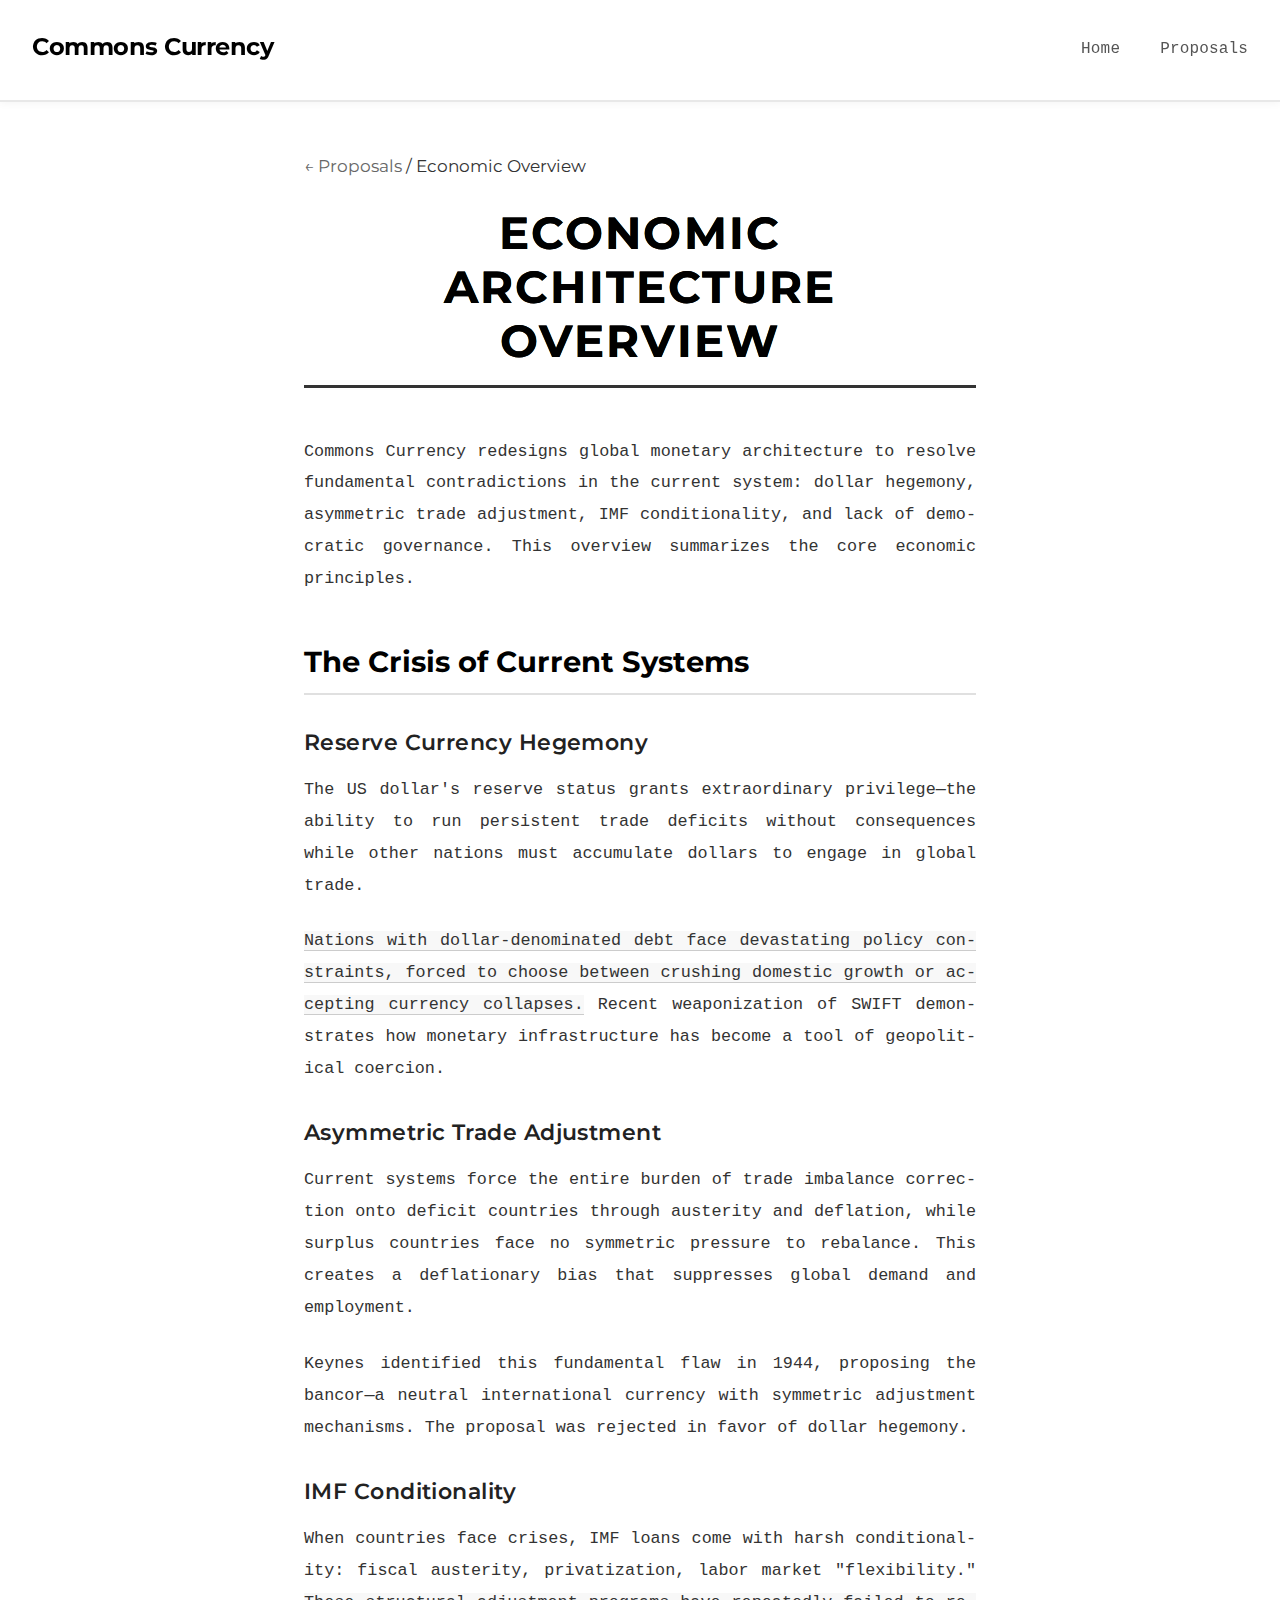
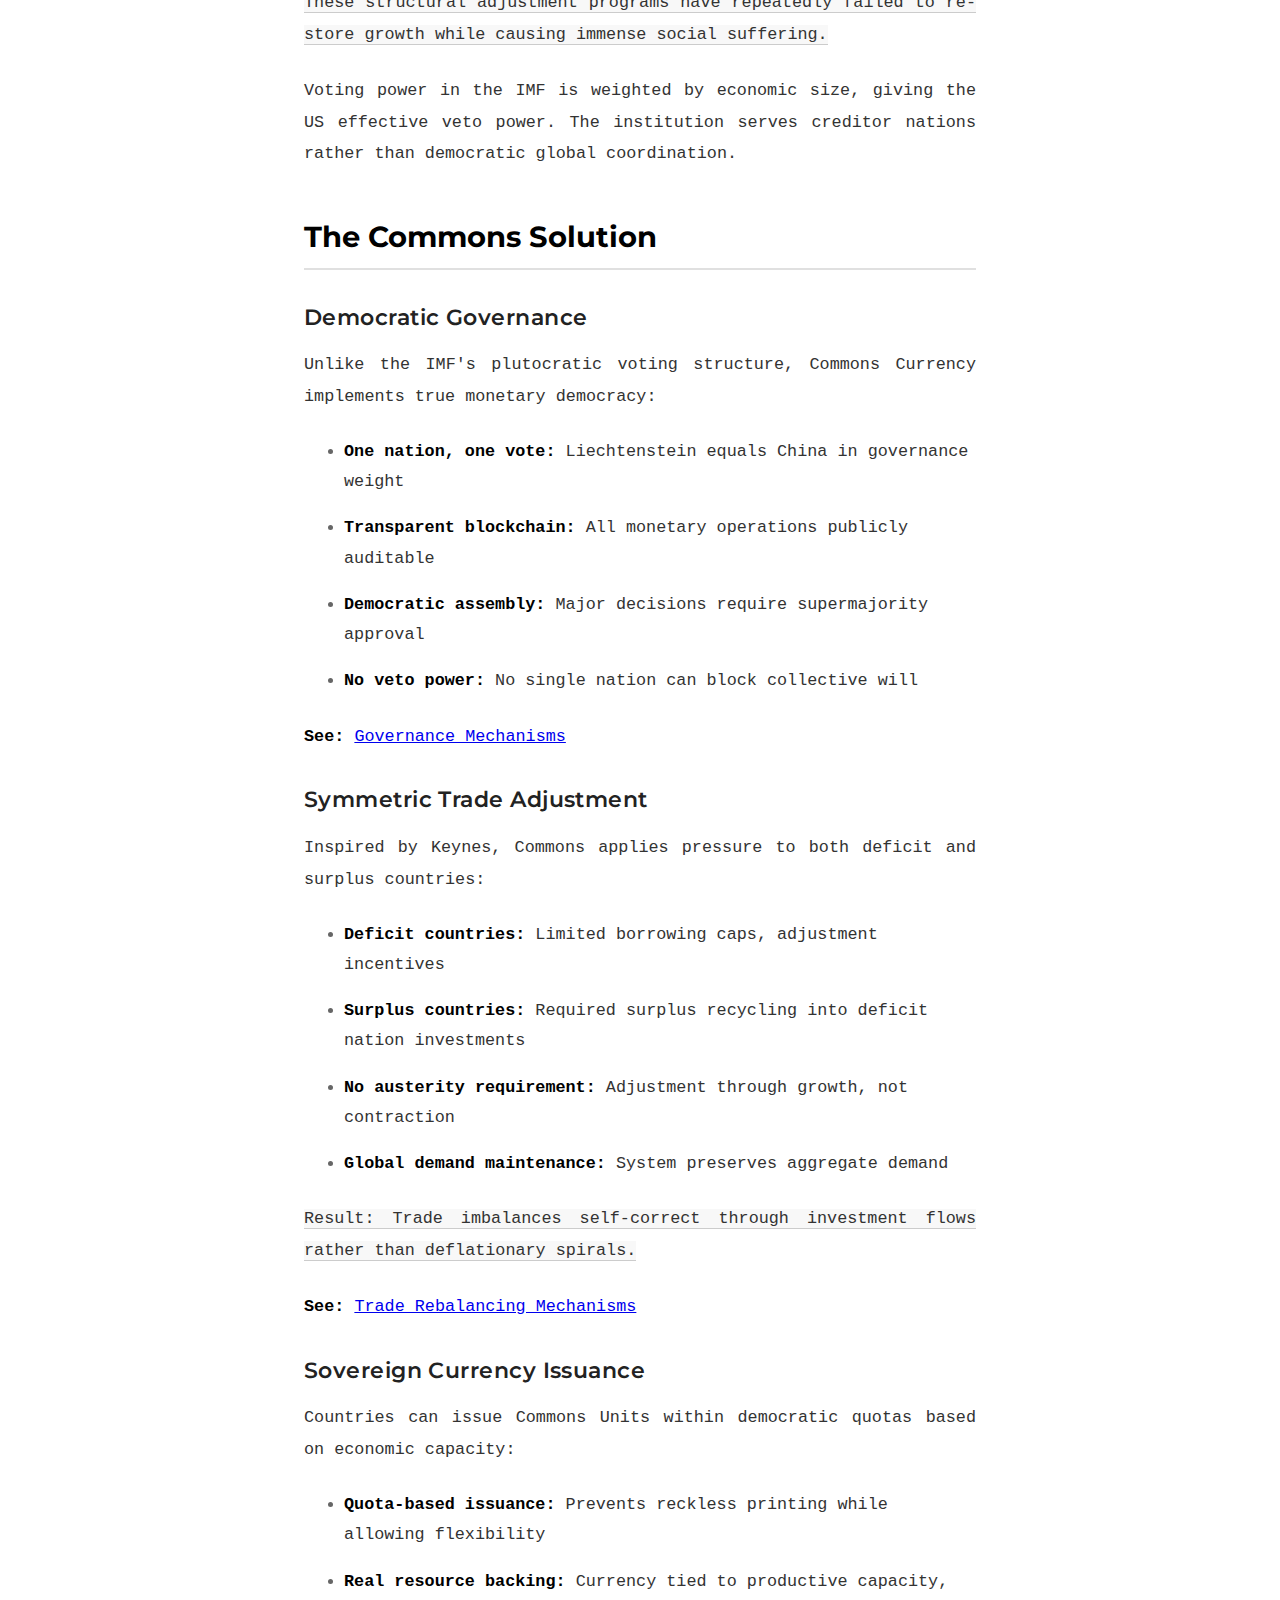
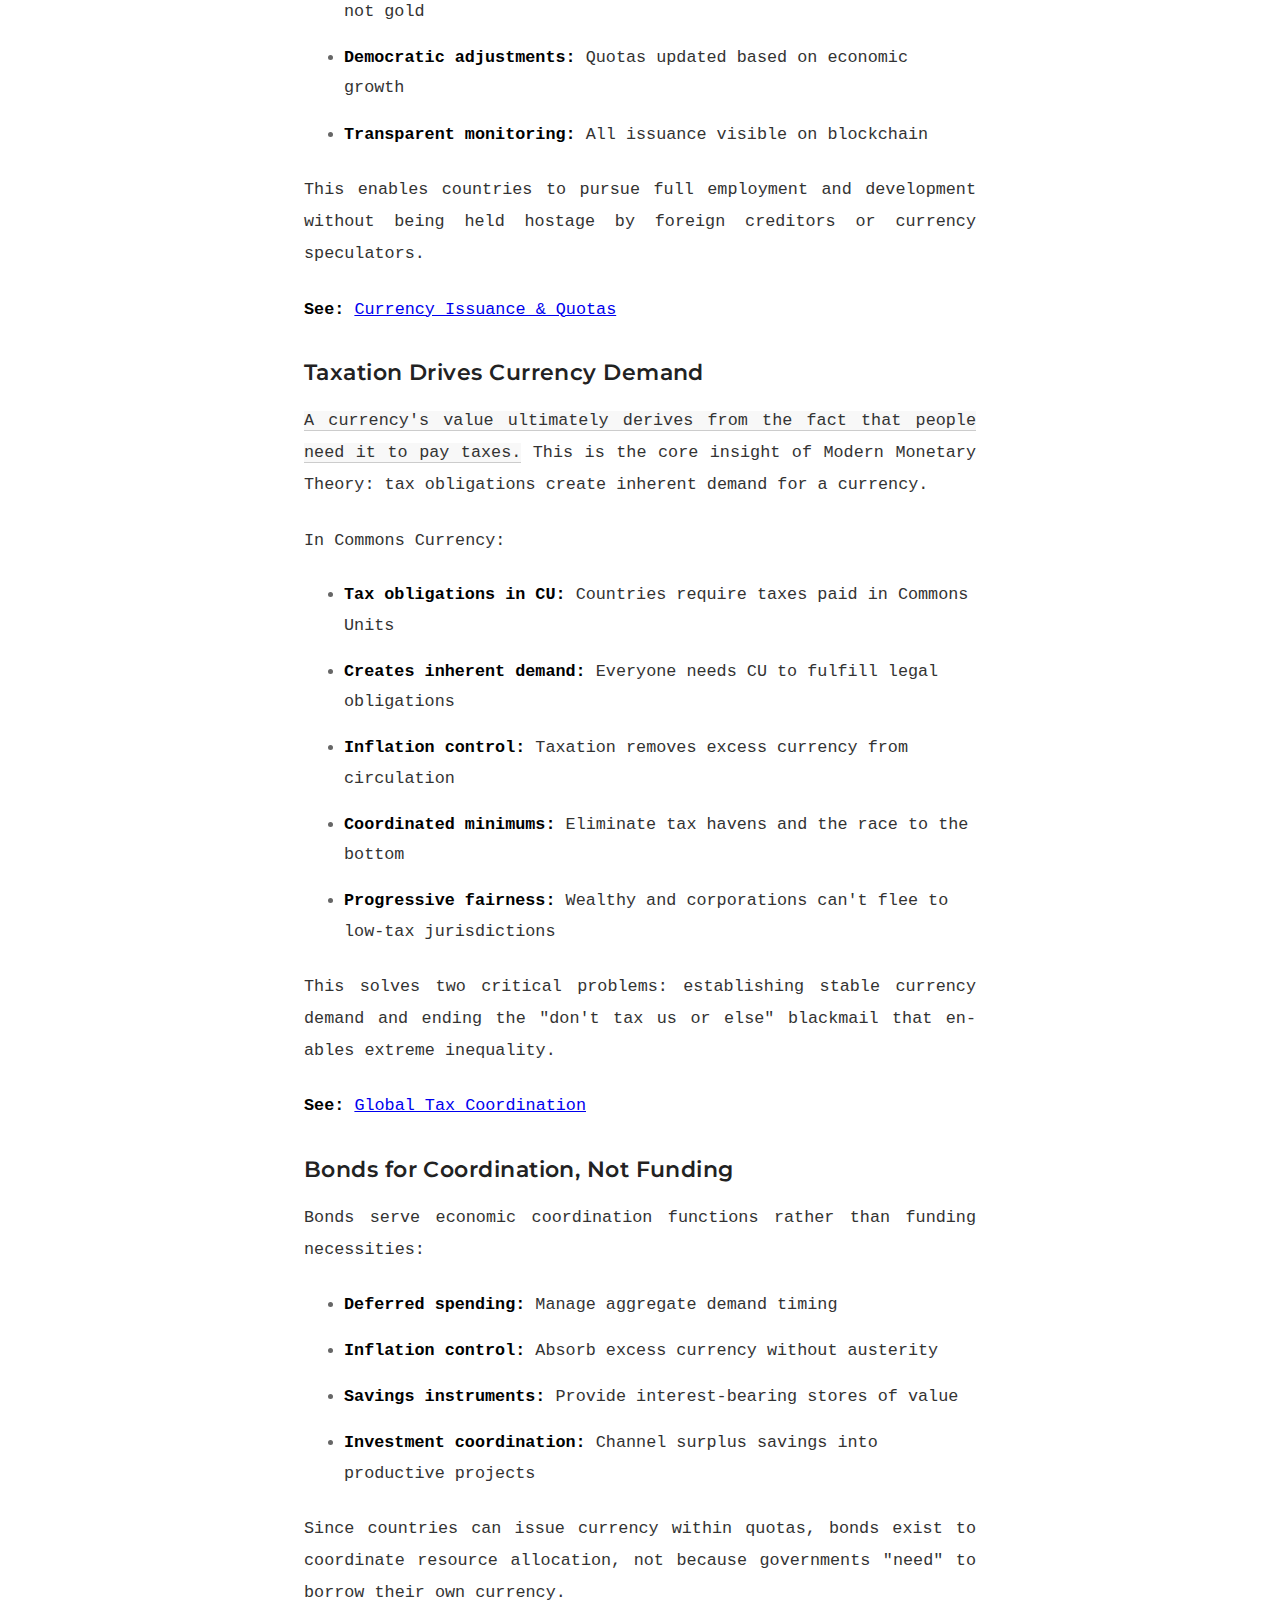
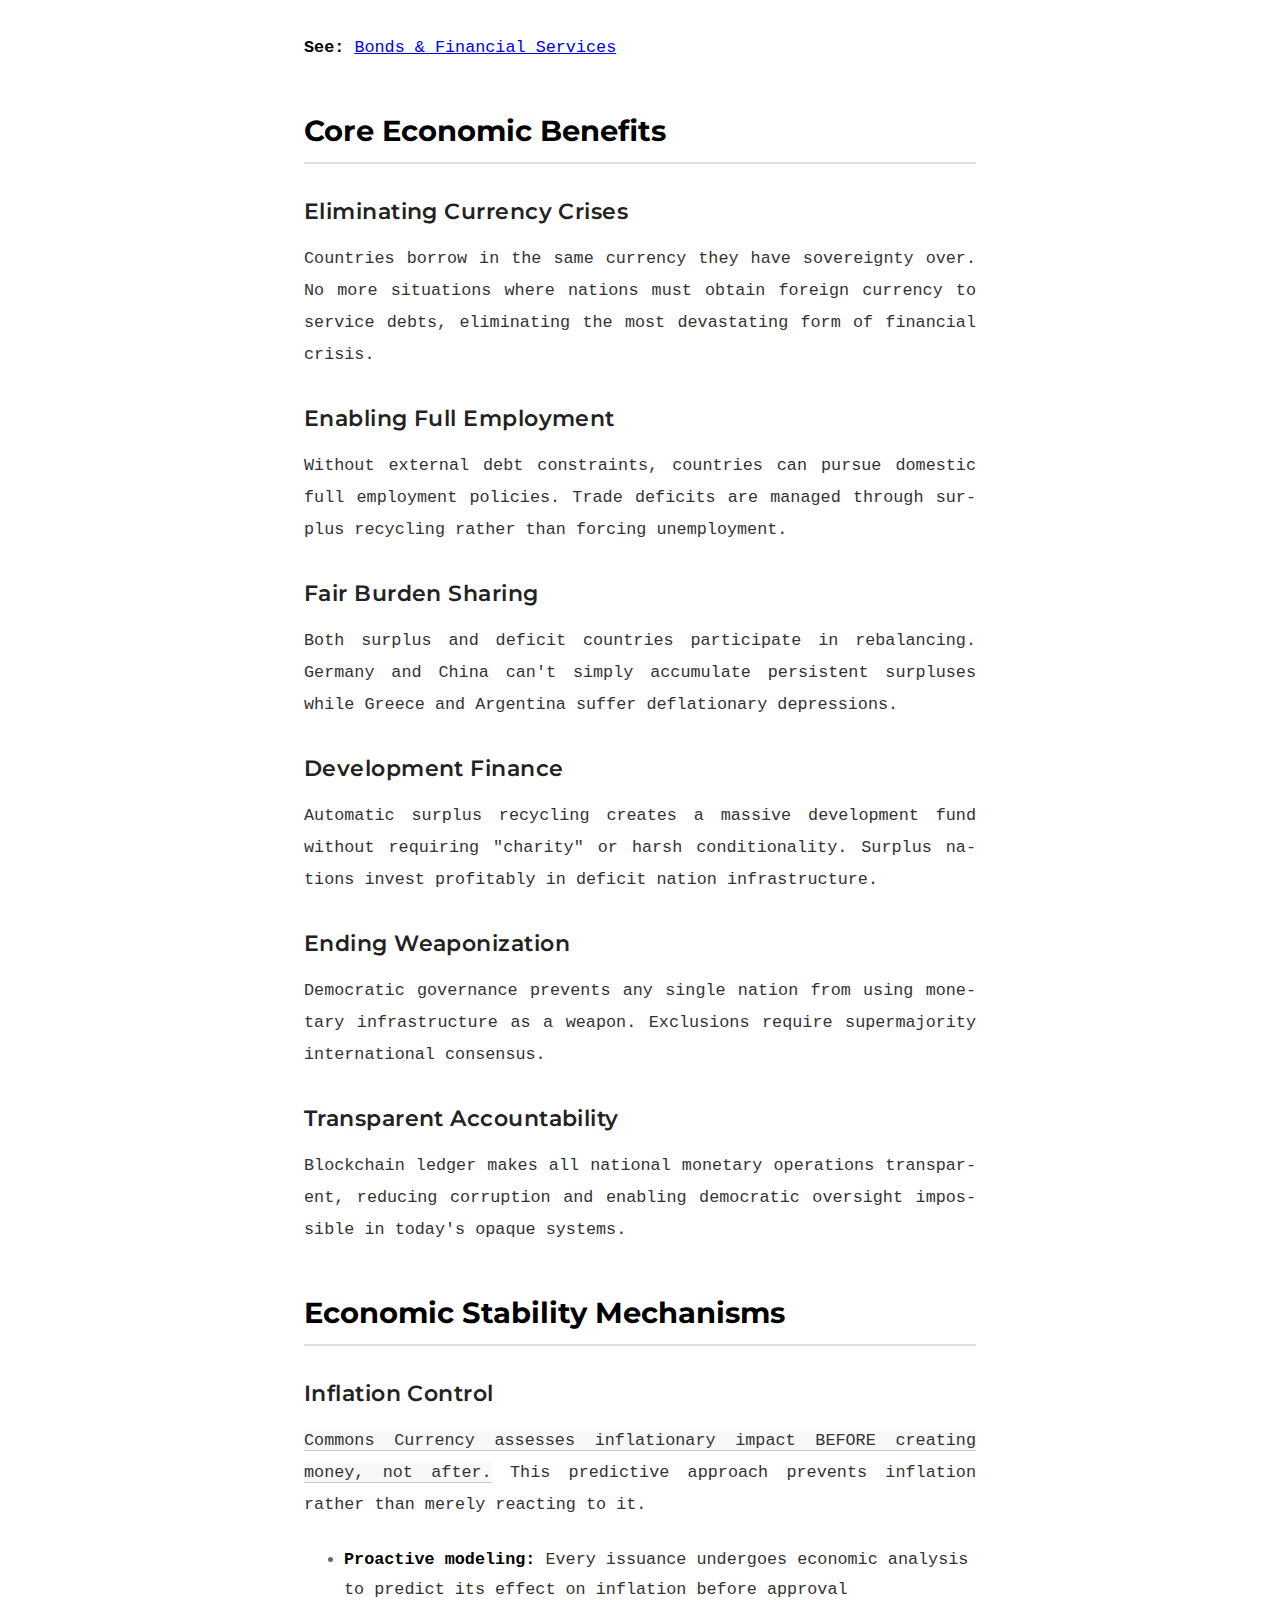
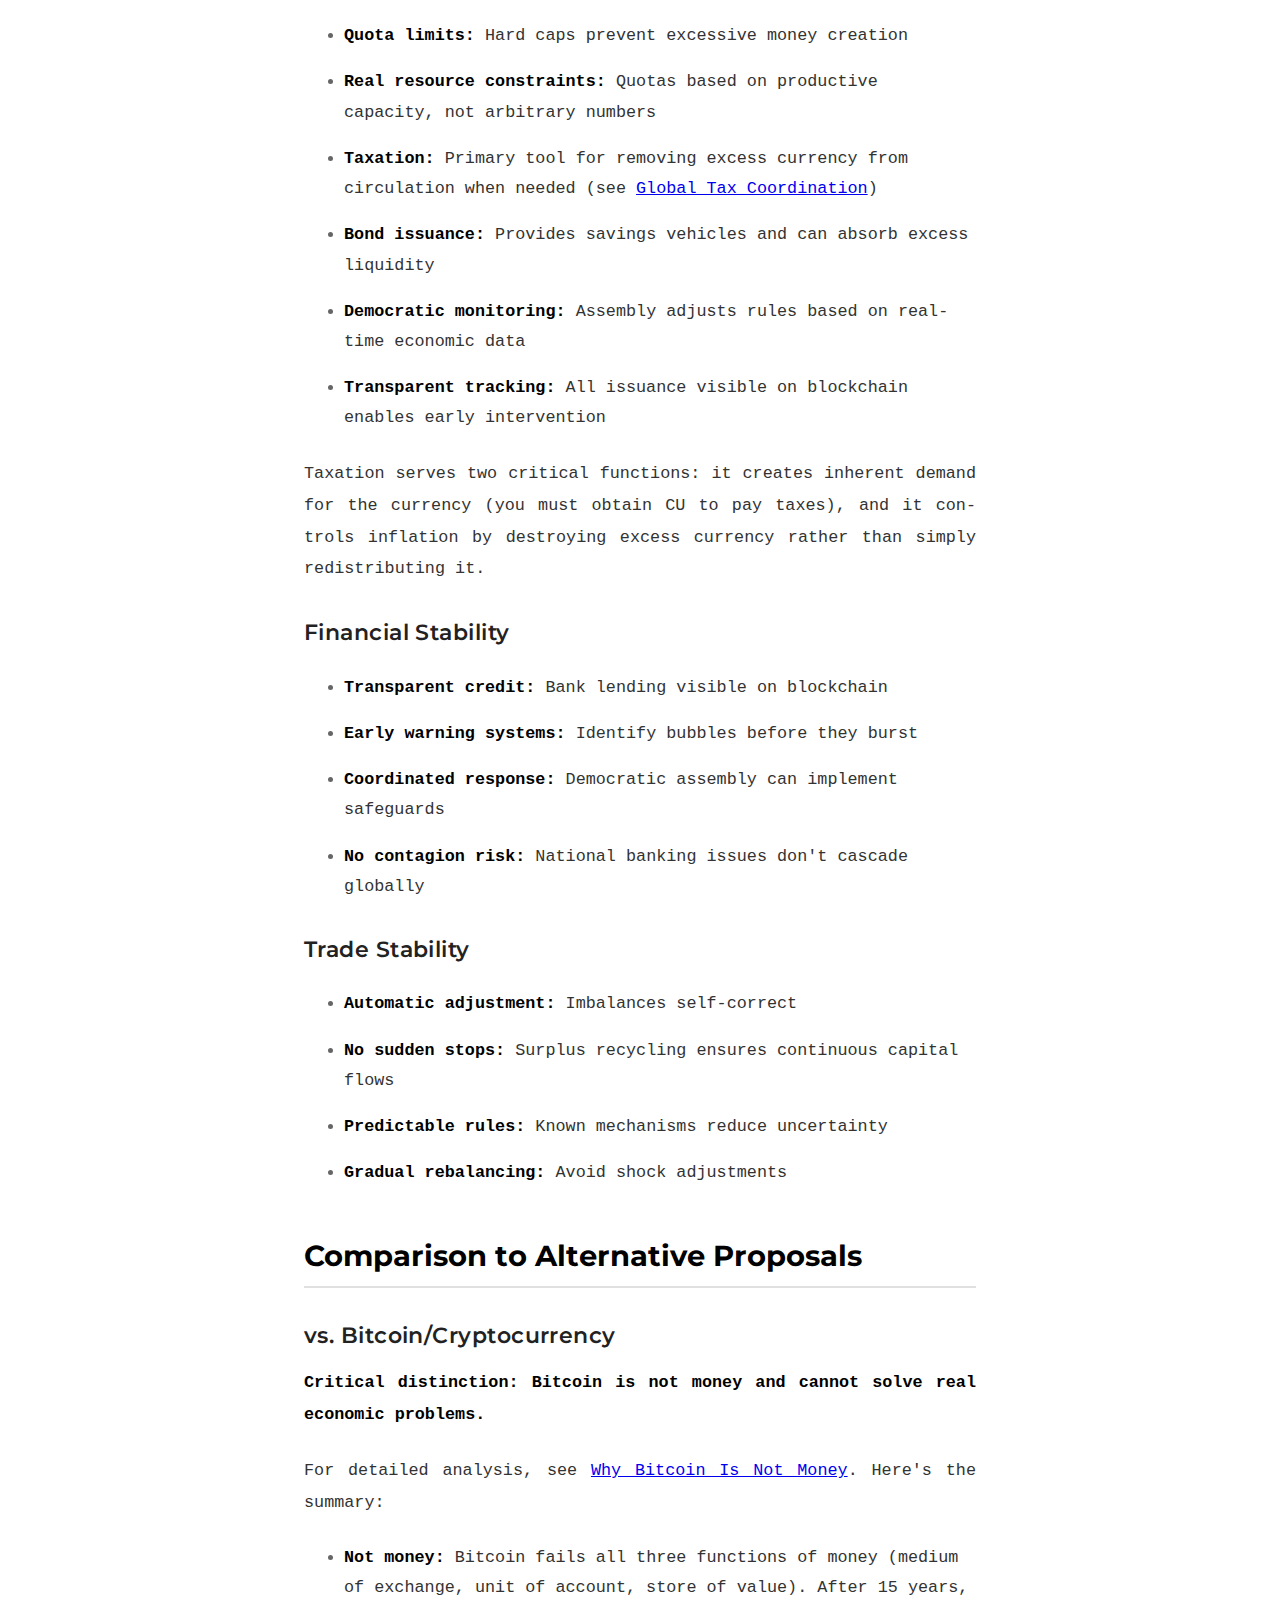
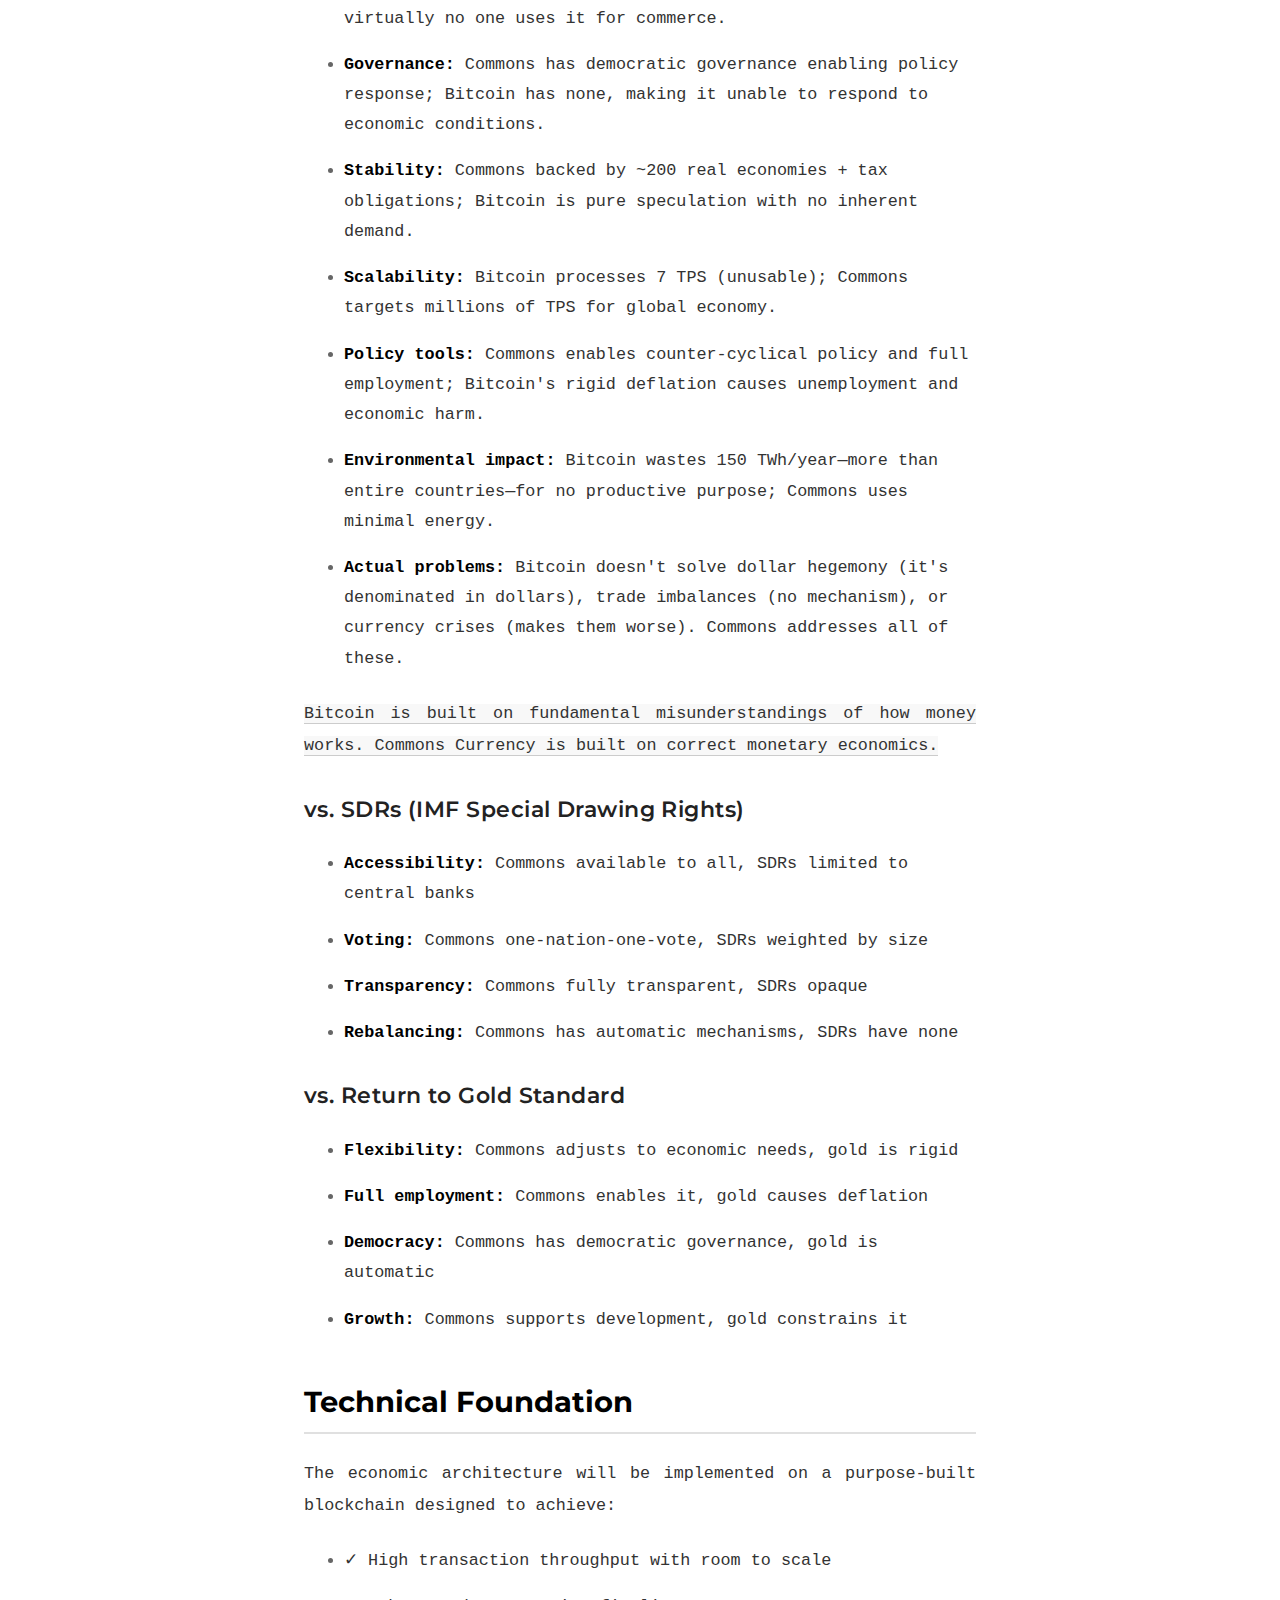
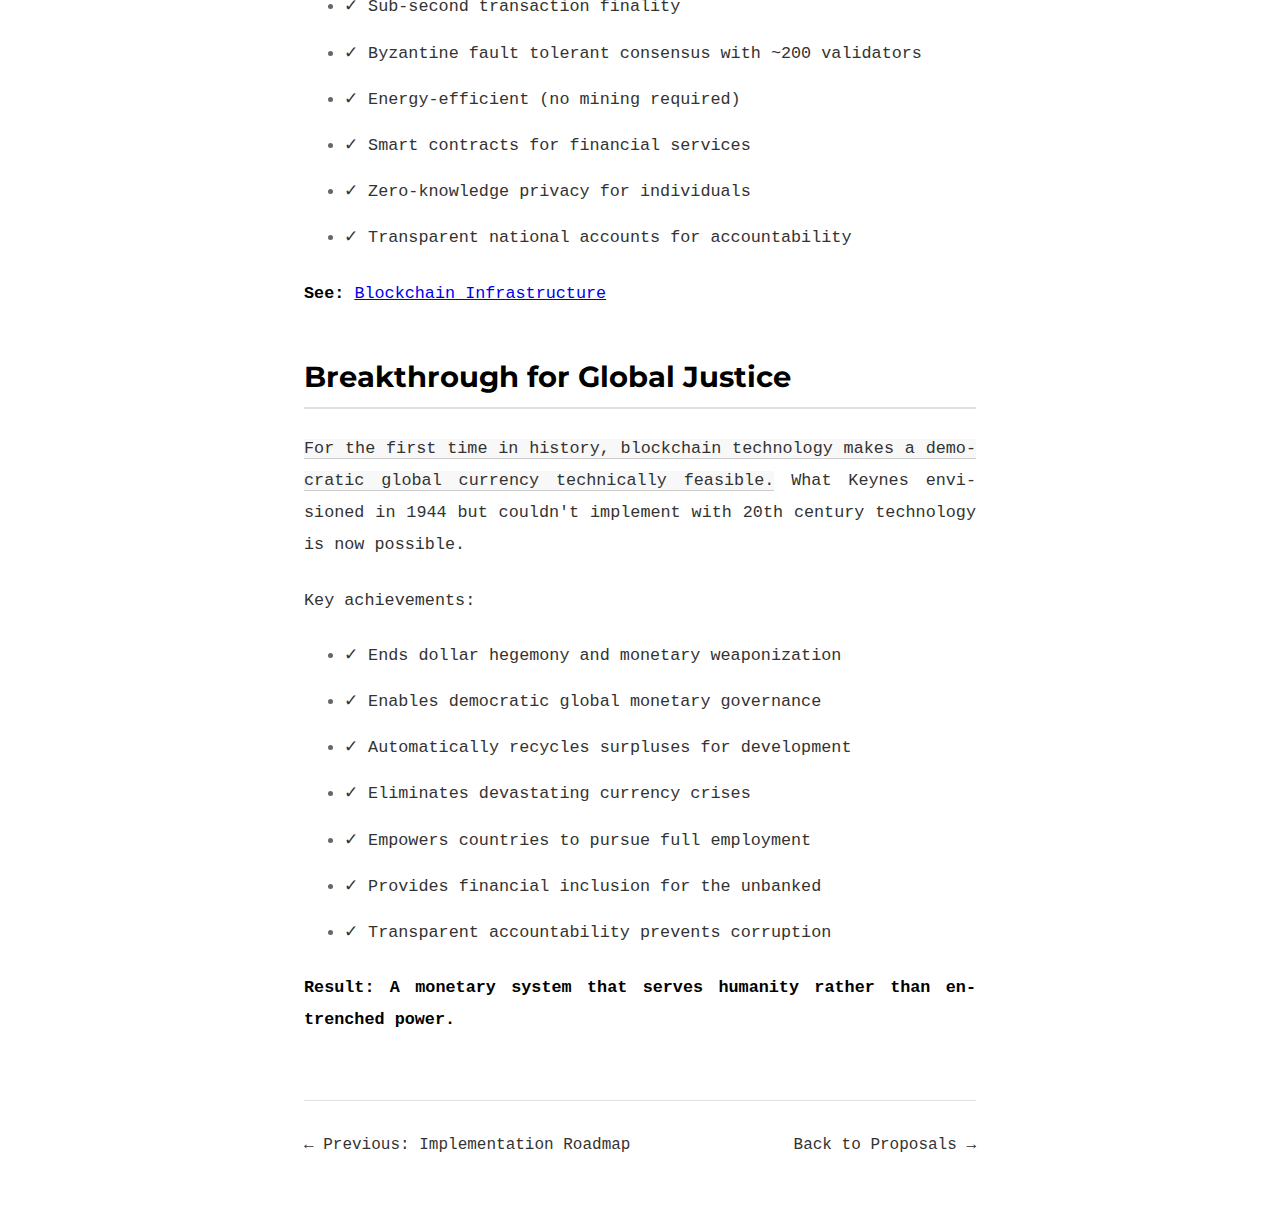
<file: economic-overview.html>
<!DOCTYPE html>
<html lang="en">

<head>
  <meta charset="UTF-8">
  <meta name="viewport" content="width=device-width, initial-scale=1.0">
  <title>Economic Overview | Commons Currency</title>

  <!-- SEO Meta Tags -->
  <meta name="title" content="Economic Overview | Commons Currency">
  <meta name="description"
    content="Democratic global currency with symmetric trade adjustment, one-nation-one-vote governance, and automatic surplus recycling inspired by Keynes's bancor proposal.">
  <meta name="author" content="Commons Currency Initiative">
  <meta name="keywords"
    content="global currency, democratic governance, trade adjustment, bancor, Keynes, monetary system, surplus recycling, economic architecture, fiscal autonomy">
  <meta name="robots" content="index, follow">
  <meta name="language" content="English">
  <link rel="canonical" href="https://commonscurrency.org/economic-overview.html">

  <!-- Open Graph / Facebook / WhatsApp -->
  <meta property="og:type" content="article">
  <meta property="og:url" content="https://commonscurrency.org/economic-overview.html">
  <meta property="og:title" content="Economic Overview | Commons Currency">
  <meta property="og:description"
    content="Democratic global currency with symmetric trade adjustment, one-nation-one-vote governance, and automatic surplus recycling inspired by Keynes's bancor proposal.">
  <meta property="og:image" content="https://commonscurrency.org/favicon.png">
  <meta property="og:site_name" content="Commons Currency">

  <!-- Twitter -->
  <meta property="twitter:card" content="summary_large_image">
  <meta property="twitter:url" content="https://commonscurrency.org/economic-overview.html">
  <meta property="twitter:title" content="Economic Overview | Commons Currency">
  <meta property="twitter:description"
    content="Democratic global currency with symmetric trade adjustment, one-nation-one-vote governance, and automatic surplus recycling inspired by Keynes's bancor proposal.">
  <meta property="twitter:image" content="https://commonscurrency.org/favicon.png">
  <meta name="twitter:creator" content="@CommonsCurrency">

  <!-- Favicon -->
  <link rel="icon" type="image/png" href="favicon.png">
  <link rel="apple-touch-icon" href="favicon.png">

  <!-- Structured Data -->
  <script type="application/ld+json">
    {
      "@context": "https://schema.org",
      "@type": "Article",
      "headline": "Economic Architecture Overview - Commons Currency",
      "description": "Democratic global currency with symmetric trade adjustment, one-nation-one-vote governance, and automatic surplus recycling inspired by Keynes's bancor proposal.",
      "author": {
        "@type": "Organization",
        "name": "Commons Currency"
      },
      "publisher": {
        "@type": "Organization",
        "name": "Commons Currency",
        "logo": {
          "@type": "ImageObject",
          "url": "https://commonscurrency.org/favicon.png"
        }
      },
      "datePublished": "2025-10-20",
      "dateModified": "2025-10-20"
    }
  </script>

  <!-- Google Analytics -->
  <script async src="https://www.googletagmanager.com/gtag/js?id=G-0QMMVJE36S"></script>
  <script>
    window.dataLayer = window.dataLayer || [];
    function gtag() { dataLayer.push(arguments); }
    gtag('js', new Date());
    gtag('config', 'G-0QMMVJE36S');
  </script>

  <link rel="preconnect" href="https://fonts.googleapis.com">
  <link rel="preconnect" href="https://fonts.gstatic.com" crossorigin>
  <link href="https://fonts.googleapis.com/css2?family=Montserrat:wght@300;700&display=swap" rel="stylesheet">

  <link rel="stylesheet" href="styles.css">
</head>

<body>
  <nav>
    <div class="container">
      <a href="index.html" class="logo">Commons Currency</a>
      <ul>
        <li><a href="index.html">Home</a></li>
        <li><a href="proposals.html">Proposals</a></li>
      </ul>
    </div>
  </nav>

  <div class="container">
    <div class="proposal-content">

      <p class="breadcrumbs"><a href="proposals.html">← Proposals</a> / Economic Overview</p>

      <h1>Economic Architecture Overview</h1>

      <p class="intro-text">Commons Currency redesigns global monetary architecture to resolve fundamental
        contradictions in the current system: dollar hegemony, asymmetric trade adjustment, IMF conditionality, and lack
        of democratic governance. This overview summarizes the core economic principles.</p>

      <h2>The Crisis of Current Systems</h2>

      <h3>Reserve Currency Hegemony</h3>

      <p>The US dollar's reserve status grants extraordinary privilege—the ability to run persistent trade deficits
        without consequences while other nations must accumulate dollars to engage in global trade.</p>

      <p><span class="highlight">Nations with dollar-denominated debt face devastating policy constraints, forced to
          choose between crushing domestic growth or accepting currency collapses.</span> Recent weaponization of SWIFT
        demonstrates how monetary infrastructure has become a tool of geopolitical coercion.</p>

      <h3>Asymmetric Trade Adjustment</h3>

      <p>Current systems force the entire burden of trade imbalance correction onto deficit countries through austerity
        and deflation, while surplus countries face no symmetric pressure to rebalance. This creates a deflationary bias
        that suppresses global demand and employment.</p>

      <p>Keynes identified this fundamental flaw in 1944, proposing the bancor—a neutral international currency with
        symmetric adjustment mechanisms. The proposal was rejected in favor of dollar hegemony.</p>

      <h3>IMF Conditionality</h3>

      <p>When countries face crises, IMF loans come with harsh conditionality: fiscal austerity, privatization, labor
        market "flexibility." <span class="highlight">These structural adjustment programs have repeatedly failed to
          restore growth while causing immense social suffering.</span></p>

      <p>Voting power in the IMF is weighted by economic size, giving the US effective veto power. The institution
        serves creditor nations rather than democratic global coordination.</p>

      <h2>The Commons Solution</h2>

      <h3>Democratic Governance</h3>

      <p>Unlike the IMF's plutocratic voting structure, Commons Currency implements true monetary democracy:</p>

      <ul>
        <li><strong>One nation, one vote:</strong> Liechtenstein equals China in governance weight</li>
        <li><strong>Transparent blockchain:</strong> All monetary operations publicly auditable</li>
        <li><strong>Democratic assembly:</strong> Major decisions require supermajority approval</li>
        <li><strong>No veto power:</strong> No single nation can block collective will</li>
      </ul>

      <p><strong>See:</strong> <a href="governance.html">Governance Mechanisms</a></p>

      <h3>Symmetric Trade Adjustment</h3>

      <p>Inspired by Keynes, Commons applies pressure to both deficit and surplus countries:</p>

      <ul>
        <li><strong>Deficit countries:</strong> Limited borrowing caps, adjustment incentives</li>
        <li><strong>Surplus countries:</strong> Required surplus recycling into deficit nation investments</li>
        <li><strong>No austerity requirement:</strong> Adjustment through growth, not contraction</li>
        <li><strong>Global demand maintenance:</strong> System preserves aggregate demand</li>
      </ul>

      <p><span class="highlight">Result: Trade imbalances self-correct through investment flows rather than deflationary
          spirals.</span></p>

      <p><strong>See:</strong> <a href="trade-rebalancing.html">Trade Rebalancing Mechanisms</a></p>

      <h3>Sovereign Currency Issuance</h3>

      <p>Countries can issue Commons Units within democratic quotas based on economic capacity:</p>

      <ul>
        <li><strong>Quota-based issuance:</strong> Prevents reckless printing while allowing flexibility</li>
        <li><strong>Real resource backing:</strong> Currency tied to productive capacity, not gold</li>
        <li><strong>Democratic adjustments:</strong> Quotas updated based on economic growth</li>
        <li><strong>Transparent monitoring:</strong> All issuance visible on blockchain</li>
      </ul>

      <p>This enables countries to pursue full employment and development without being held hostage by foreign
        creditors or currency speculators.</p>

      <p><strong>See:</strong> <a href="currency-issuance.html">Currency Issuance & Quotas</a></p>

      <h3>Taxation Drives Currency Demand</h3>

      <p><span class="highlight">A currency's value ultimately derives from the fact that people need it to pay
          taxes.</span> This is the core insight of Modern Monetary Theory: tax obligations create inherent demand for a
        currency.</p>

      <p>In Commons Currency:</p>

      <ul>
        <li><strong>Tax obligations in CU:</strong> Countries require taxes paid in Commons Units</li>
        <li><strong>Creates inherent demand:</strong> Everyone needs CU to fulfill legal obligations</li>
        <li><strong>Inflation control:</strong> Taxation removes excess currency from circulation</li>
        <li><strong>Coordinated minimums:</strong> Eliminate tax havens and the race to the bottom</li>
        <li><strong>Progressive fairness:</strong> Wealthy and corporations can't flee to low-tax jurisdictions</li>
      </ul>

      <p>This solves two critical problems: establishing stable currency demand and ending the "don't tax us or else"
        blackmail that enables extreme inequality.</p>

      <p><strong>See:</strong> <a href="taxation.html">Global Tax Coordination</a></p>

      <h3>Bonds for Coordination, Not Funding</h3>

      <p>Bonds serve economic coordination functions rather than funding necessities:</p>

      <ul>
        <li><strong>Deferred spending:</strong> Manage aggregate demand timing</li>
        <li><strong>Inflation control:</strong> Absorb excess currency without austerity</li>
        <li><strong>Savings instruments:</strong> Provide interest-bearing stores of value</li>
        <li><strong>Investment coordination:</strong> Channel surplus savings into productive projects</li>
      </ul>

      <p>Since countries can issue currency within quotas, bonds exist to coordinate resource allocation, not because
        governments "need" to borrow their own currency.</p>

      <p><strong>See:</strong> <a href="bonds-financial.html">Bonds & Financial Services</a></p>

      <h2>Core Economic Benefits</h2>

      <h3>Eliminating Currency Crises</h3>

      <p>Countries borrow in the same currency they have sovereignty over. No more situations where nations must obtain
        foreign currency to service debts, eliminating the most devastating form of financial crisis.</p>

      <h3>Enabling Full Employment</h3>

      <p>Without external debt constraints, countries can pursue domestic full employment policies. Trade deficits are
        managed through surplus recycling rather than forcing unemployment.</p>

      <h3>Fair Burden Sharing</h3>

      <p>Both surplus and deficit countries participate in rebalancing. Germany and China can't simply accumulate
        persistent surpluses while Greece and Argentina suffer deflationary depressions.</p>

      <h3>Development Finance</h3>

      <p>Automatic surplus recycling creates a massive development fund without requiring "charity" or harsh
        conditionality. Surplus nations invest profitably in deficit nation infrastructure.</p>

      <h3>Ending Weaponization</h3>

      <p>Democratic governance prevents any single nation from using monetary infrastructure as a weapon. Exclusions
        require supermajority international consensus.</p>

      <h3>Transparent Accountability</h3>

      <p>Blockchain ledger makes all national monetary operations transparent, reducing corruption and enabling
        democratic oversight impossible in today's opaque systems.</p>

      <h2>Economic Stability Mechanisms</h2>

      <h3>Inflation Control</h3>

      <p><span class="highlight">Commons Currency assesses inflationary impact BEFORE creating money, not after.</span>
        This predictive approach prevents inflation rather than merely reacting to it.</p>

      <ul>
        <li><strong>Proactive modeling:</strong> Every issuance undergoes economic analysis to predict its effect on
          inflation before approval</li>
        <li><strong>Quota limits:</strong> Hard caps prevent excessive money creation</li>
        <li><strong>Real resource constraints:</strong> Quotas based on productive capacity, not arbitrary numbers</li>
        <li><strong>Taxation:</strong> Primary tool for removing excess currency from circulation when needed (see <a
            href="taxation.html">Global Tax Coordination</a>)</li>
        <li><strong>Bond issuance:</strong> Provides savings vehicles and can absorb excess liquidity</li>
        <li><strong>Democratic monitoring:</strong> Assembly adjusts rules based on real-time economic data</li>
        <li><strong>Transparent tracking:</strong> All issuance visible on blockchain enables early intervention</li>
      </ul>

      <p>Taxation serves two critical functions: it creates inherent demand for the currency (you must obtain CU to pay
        taxes), and it controls inflation by destroying excess currency rather than simply redistributing it.</p>

      <h3>Financial Stability</h3>

      <ul>
        <li><strong>Transparent credit:</strong> Bank lending visible on blockchain</li>
        <li><strong>Early warning systems:</strong> Identify bubbles before they burst</li>
        <li><strong>Coordinated response:</strong> Democratic assembly can implement safeguards</li>
        <li><strong>No contagion risk:</strong> National banking issues don't cascade globally</li>
      </ul>

      <h3>Trade Stability</h3>

      <ul>
        <li><strong>Automatic adjustment:</strong> Imbalances self-correct</li>
        <li><strong>No sudden stops:</strong> Surplus recycling ensures continuous capital flows</li>
        <li><strong>Predictable rules:</strong> Known mechanisms reduce uncertainty</li>
        <li><strong>Gradual rebalancing:</strong> Avoid shock adjustments</li>
      </ul>

      <h2>Comparison to Alternative Proposals</h2>

      <h3>vs. Bitcoin/Cryptocurrency</h3>

      <p><strong>Critical distinction: Bitcoin is not money and cannot solve real economic problems.</strong></p>

      <p>For detailed analysis, see <a href="bitcoin-critique.html">Why Bitcoin Is Not Money</a>. Here's the summary:
      </p>

      <ul>
        <li><strong>Not money:</strong> Bitcoin fails all three functions of money (medium of exchange, unit of account,
          store of value). After 15 years, virtually no one uses it for commerce.</li>
        <li><strong>Governance:</strong> Commons has democratic governance enabling policy response; Bitcoin has none,
          making it unable to respond to economic conditions.</li>
        <li><strong>Stability:</strong> Commons backed by ~200 real economies + tax obligations; Bitcoin is pure
          speculation with no inherent demand.</li>
        <li><strong>Scalability:</strong> Bitcoin processes 7 TPS (unusable); Commons targets millions of TPS for global
          economy.</li>
        <li><strong>Policy tools:</strong> Commons enables counter-cyclical policy and full employment; Bitcoin's rigid
          deflation causes unemployment and economic harm.</li>
        <li><strong>Environmental impact:</strong> Bitcoin wastes 150 TWh/year—more than entire countries—for no
          productive purpose; Commons uses minimal energy.</li>
        <li><strong>Actual problems:</strong> Bitcoin doesn't solve dollar hegemony (it's denominated in dollars), trade
          imbalances (no mechanism), or currency crises (makes them worse). Commons addresses all of these.</li>
      </ul>

      <p><span class="highlight">Bitcoin is built on fundamental misunderstandings of how money works. Commons Currency
          is built on correct monetary economics.</span></p>

      <h3>vs. SDRs (IMF Special Drawing Rights)</h3>

      <ul>
        <li><strong>Accessibility:</strong> Commons available to all, SDRs limited to central banks</li>
        <li><strong>Voting:</strong> Commons one-nation-one-vote, SDRs weighted by size</li>
        <li><strong>Transparency:</strong> Commons fully transparent, SDRs opaque</li>
        <li><strong>Rebalancing:</strong> Commons has automatic mechanisms, SDRs have none</li>
      </ul>

      <h3>vs. Return to Gold Standard</h3>

      <ul>
        <li><strong>Flexibility:</strong> Commons adjusts to economic needs, gold is rigid</li>
        <li><strong>Full employment:</strong> Commons enables it, gold causes deflation</li>
        <li><strong>Democracy:</strong> Commons has democratic governance, gold is automatic</li>
        <li><strong>Growth:</strong> Commons supports development, gold constrains it</li>
      </ul>

      <h2>Technical Foundation</h2>

      <p>The economic architecture will be implemented on a purpose-built blockchain designed to achieve:</p>

      <ul>
        <li>✓ High transaction throughput with room to scale</li>
        <li>✓ Sub-second transaction finality</li>
        <li>✓ Byzantine fault tolerant consensus with ~200 validators</li>
        <li>✓ Energy-efficient (no mining required)</li>
        <li>✓ Smart contracts for financial services</li>
        <li>✓ Zero-knowledge privacy for individuals</li>
        <li>✓ Transparent national accounts for accountability</li>
      </ul>

      <p><strong>See:</strong> <a href="blockchain-tech.html">Blockchain Infrastructure</a></p>

      <h2>Breakthrough for Global Justice</h2>

      <p><span class="highlight">For the first time in history, blockchain technology makes a democratic global currency
          technically feasible.</span> What Keynes envisioned in 1944 but couldn't implement with 20th century
        technology is now possible.</p>

      <p>Key achievements:</p>

      <ul>
        <li>✓ Ends dollar hegemony and monetary weaponization</li>
        <li>✓ Enables democratic global monetary governance</li>
        <li>✓ Automatically recycles surpluses for development</li>
        <li>✓ Eliminates devastating currency crises</li>
        <li>✓ Empowers countries to pursue full employment</li>
        <li>✓ Provides financial inclusion for the unbanked</li>
        <li>✓ Transparent accountability prevents corruption</li>
      </ul>

      <p><strong>Result: A monetary system that serves humanity rather than entrenched power.</strong></p>

      <div class="doc-navigation">
        <a href="implementation.html">← Previous: Implementation Roadmap</a>
        <a href="proposals.html">Back to Proposals →</a>
      </div>

    </div>
  </div>

  <style>
    .breadcrumbs {
      color: #666;
      font-size: 0.9rem;
      margin-bottom: 2rem;
    }

    .breadcrumbs a {
      color: #666;
      text-decoration: none;
    }

    .breadcrumbs a:hover {
      text-decoration: underline;
    }

    .doc-navigation {
      display: flex;
      justify-content: space-between;
      margin-top: 4rem;
      padding-top: 2rem;
      border-top: 1px solid #e0e0e0;
    }

    .doc-navigation a {
      color: #333;
      text-decoration: none;
      font-weight: 500;
    }

    .doc-navigation a:hover {
      text-decoration: underline;
    }
  </style>
</body>

</html>
</file>
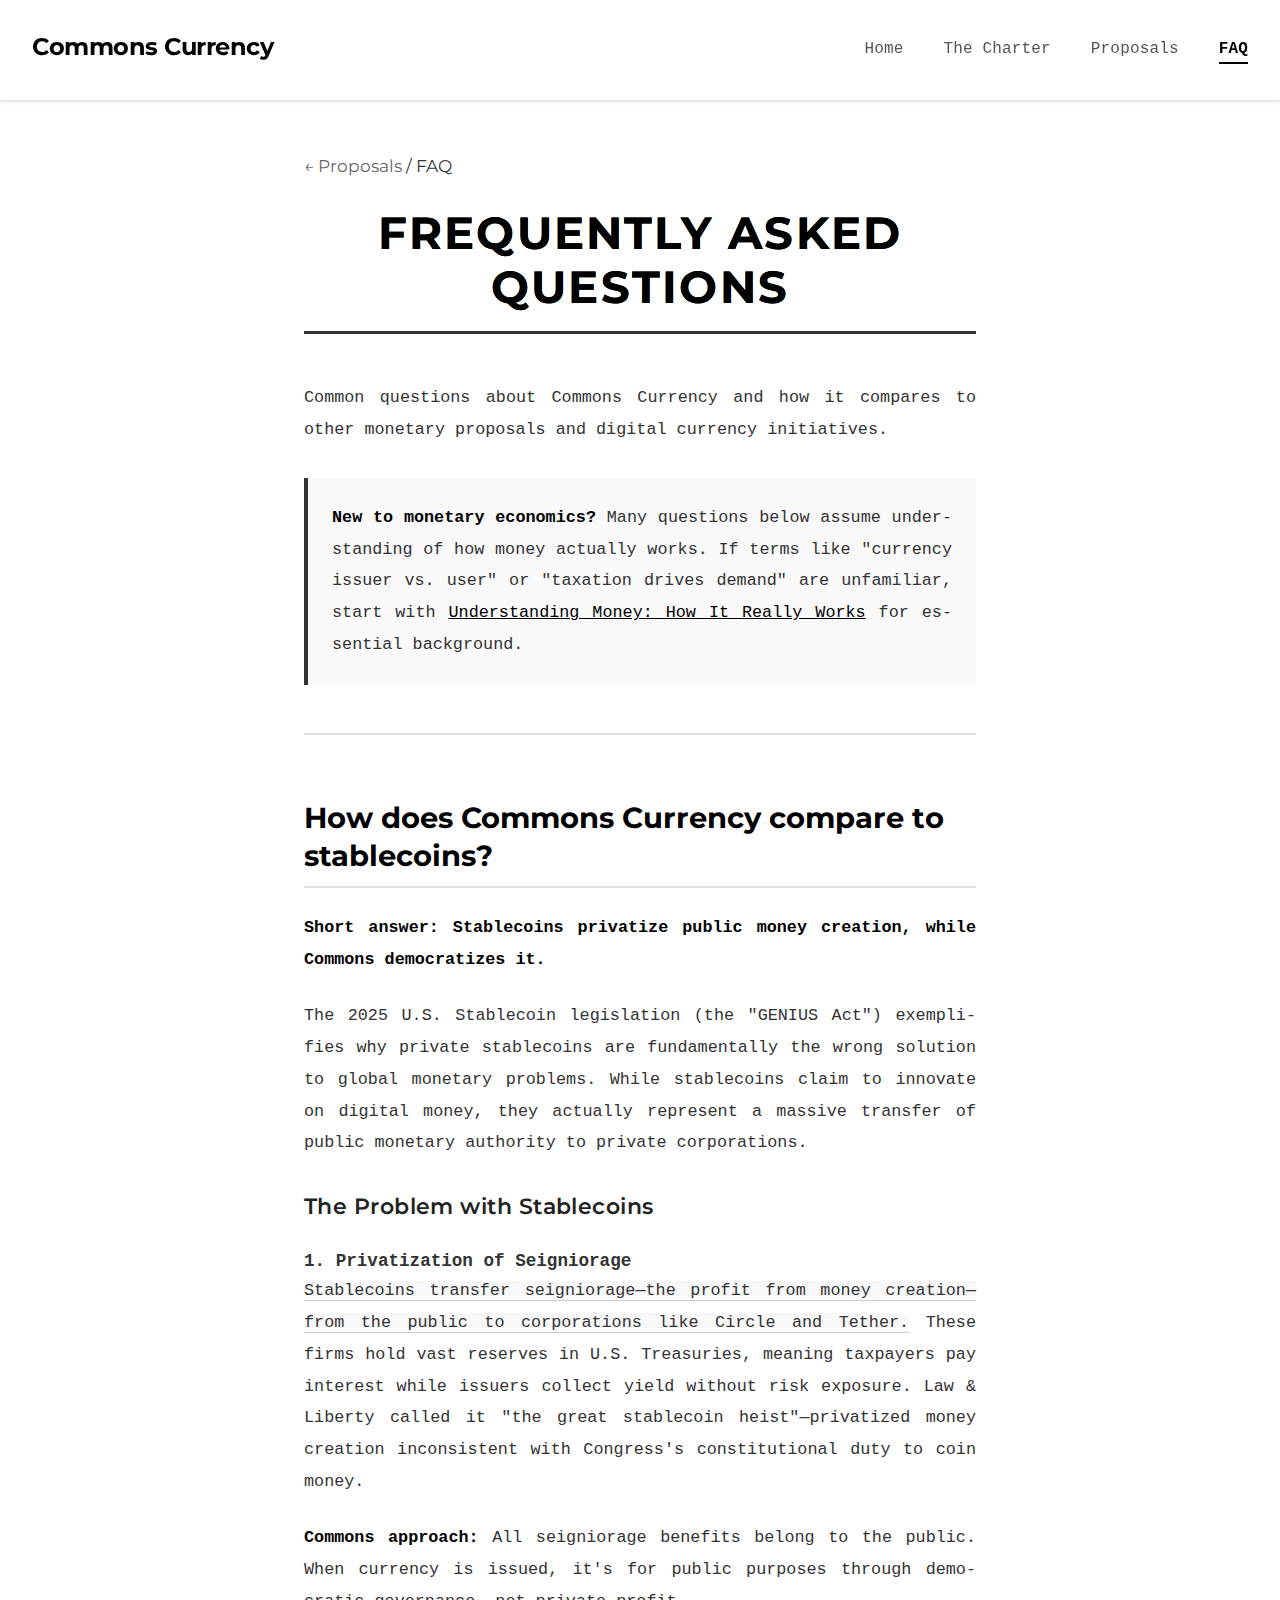
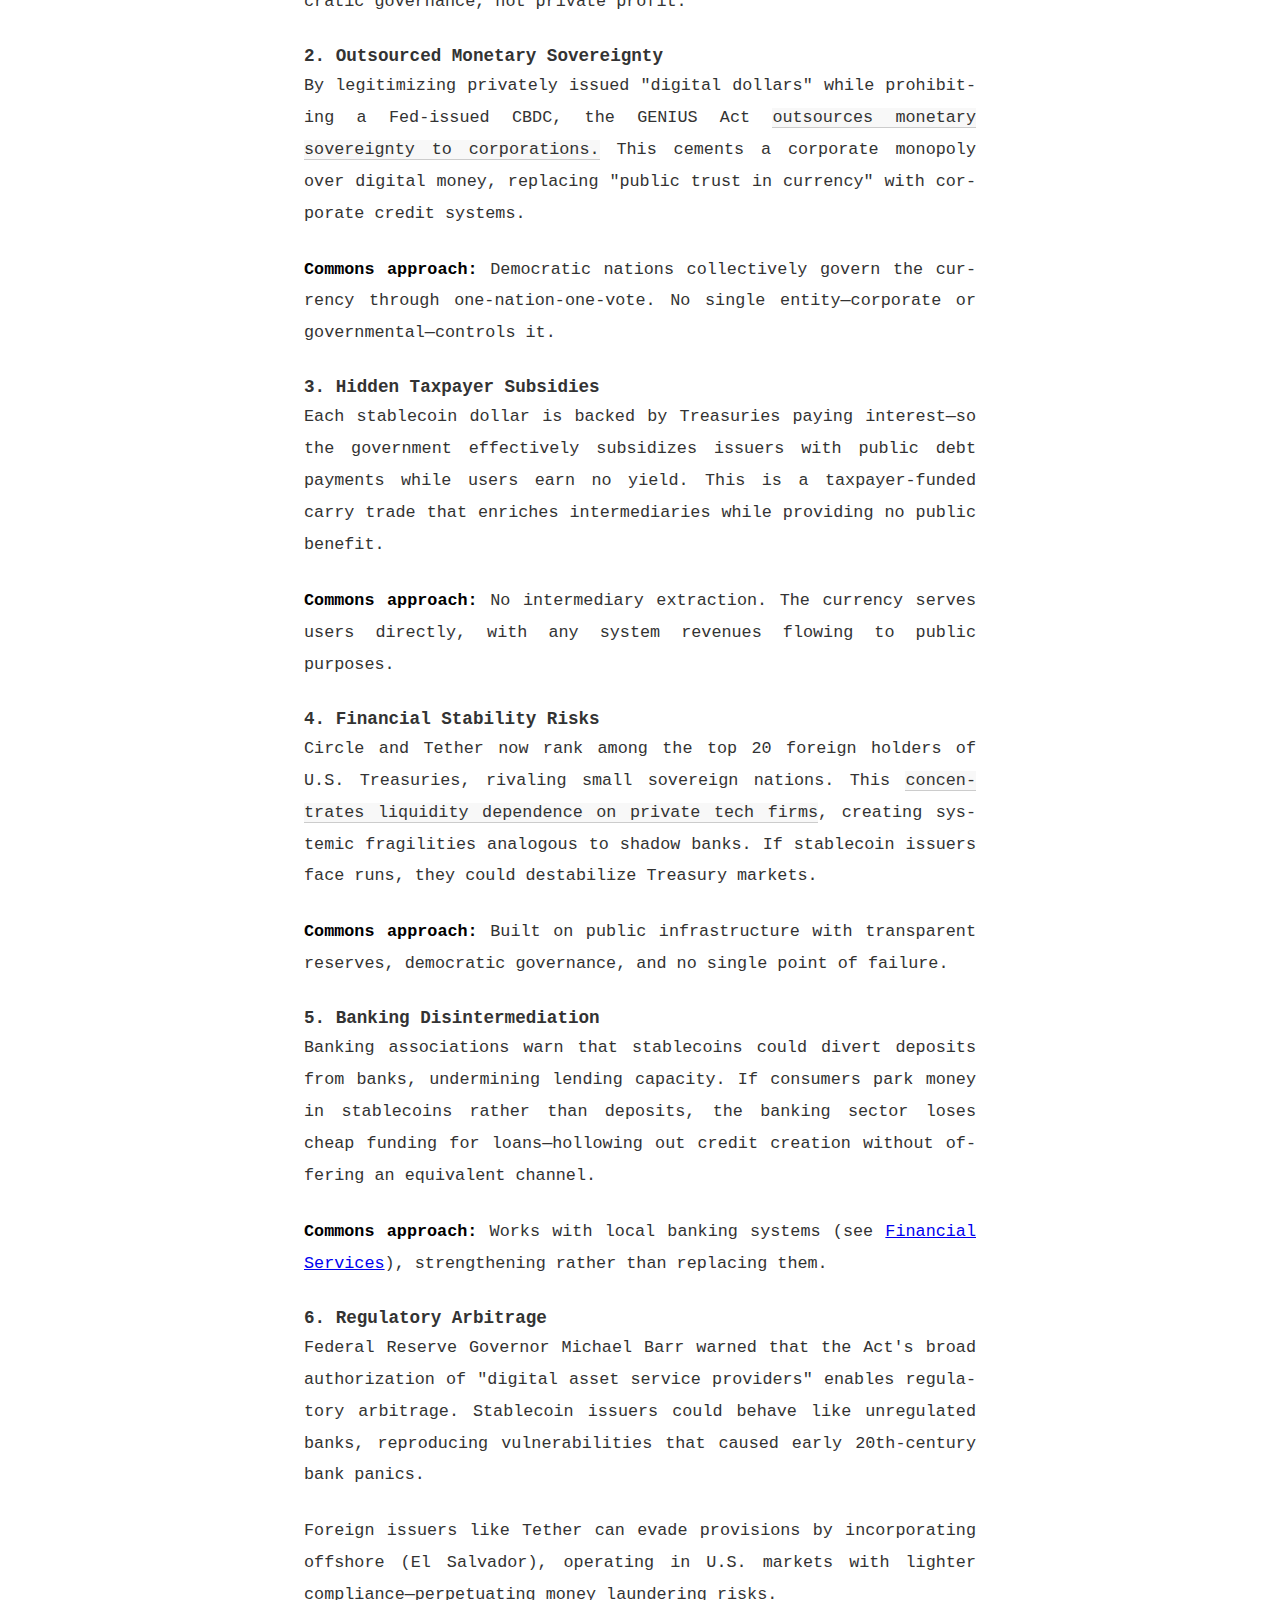
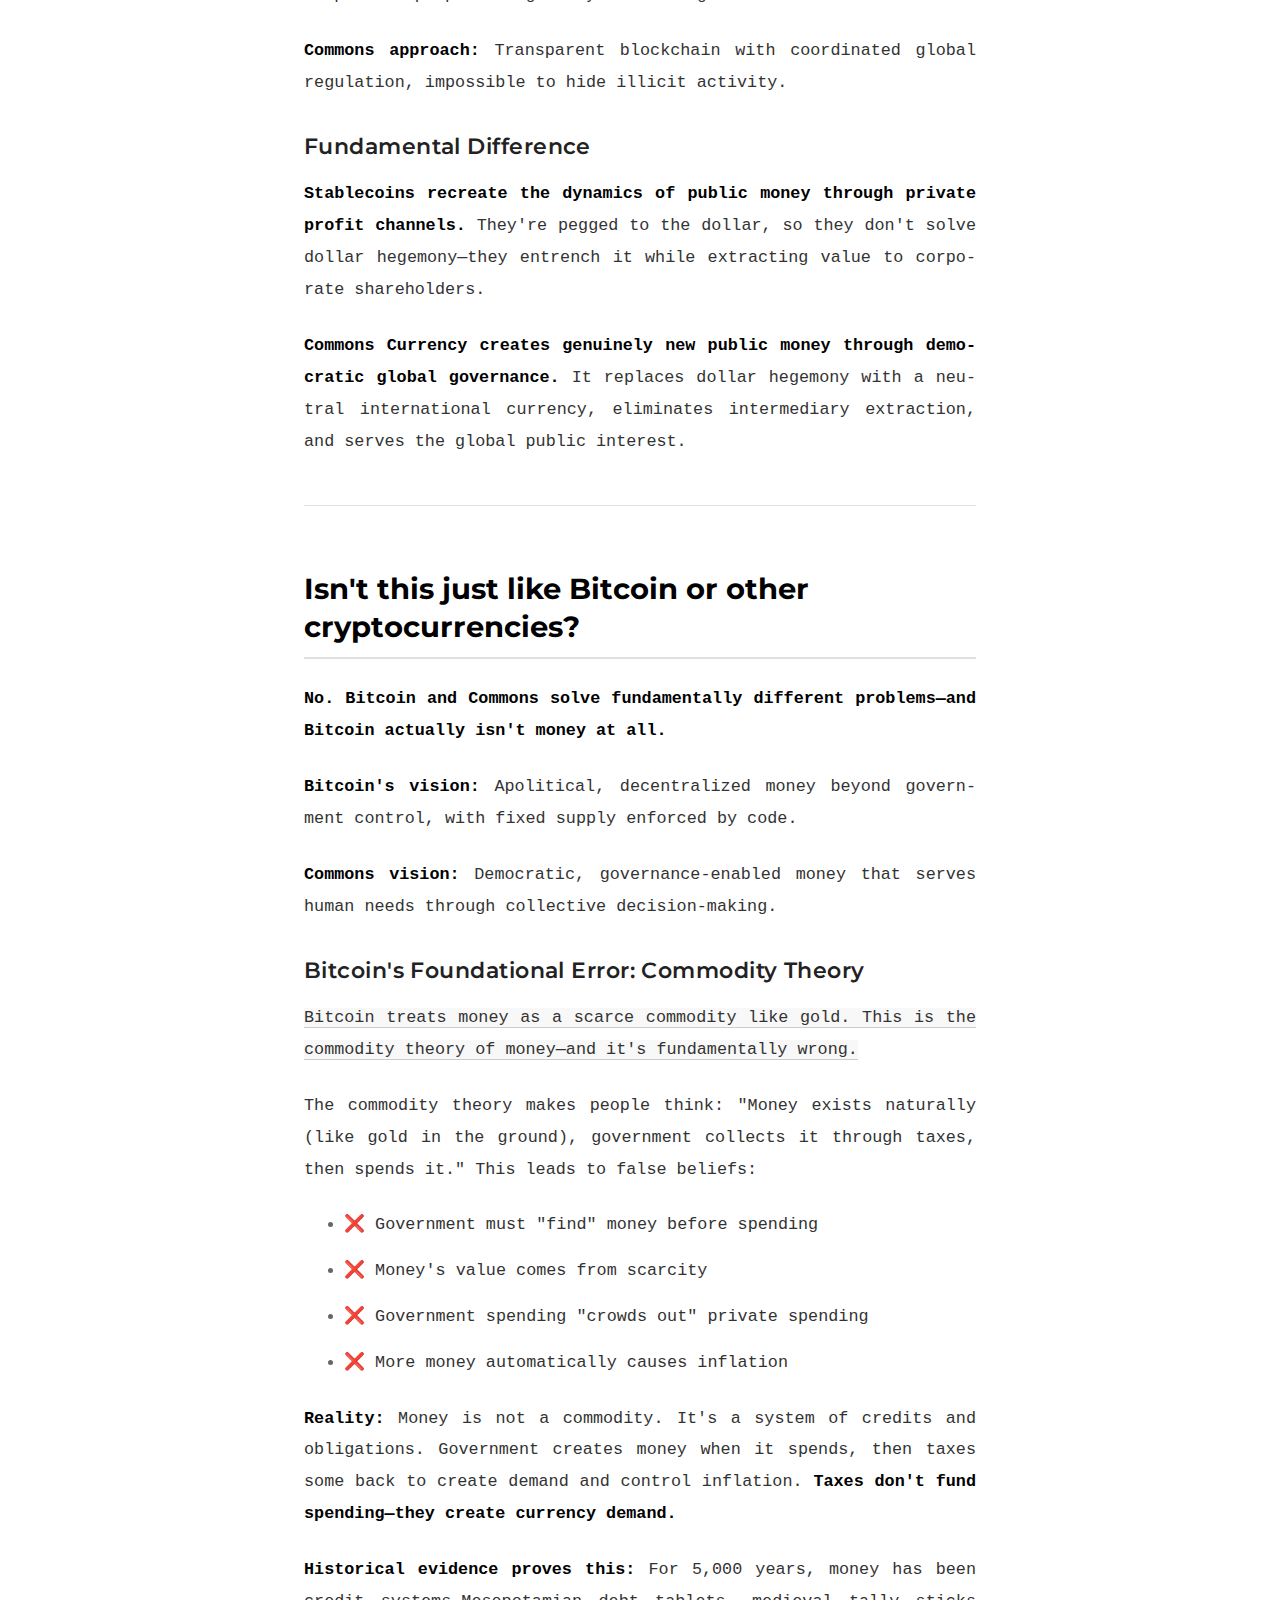
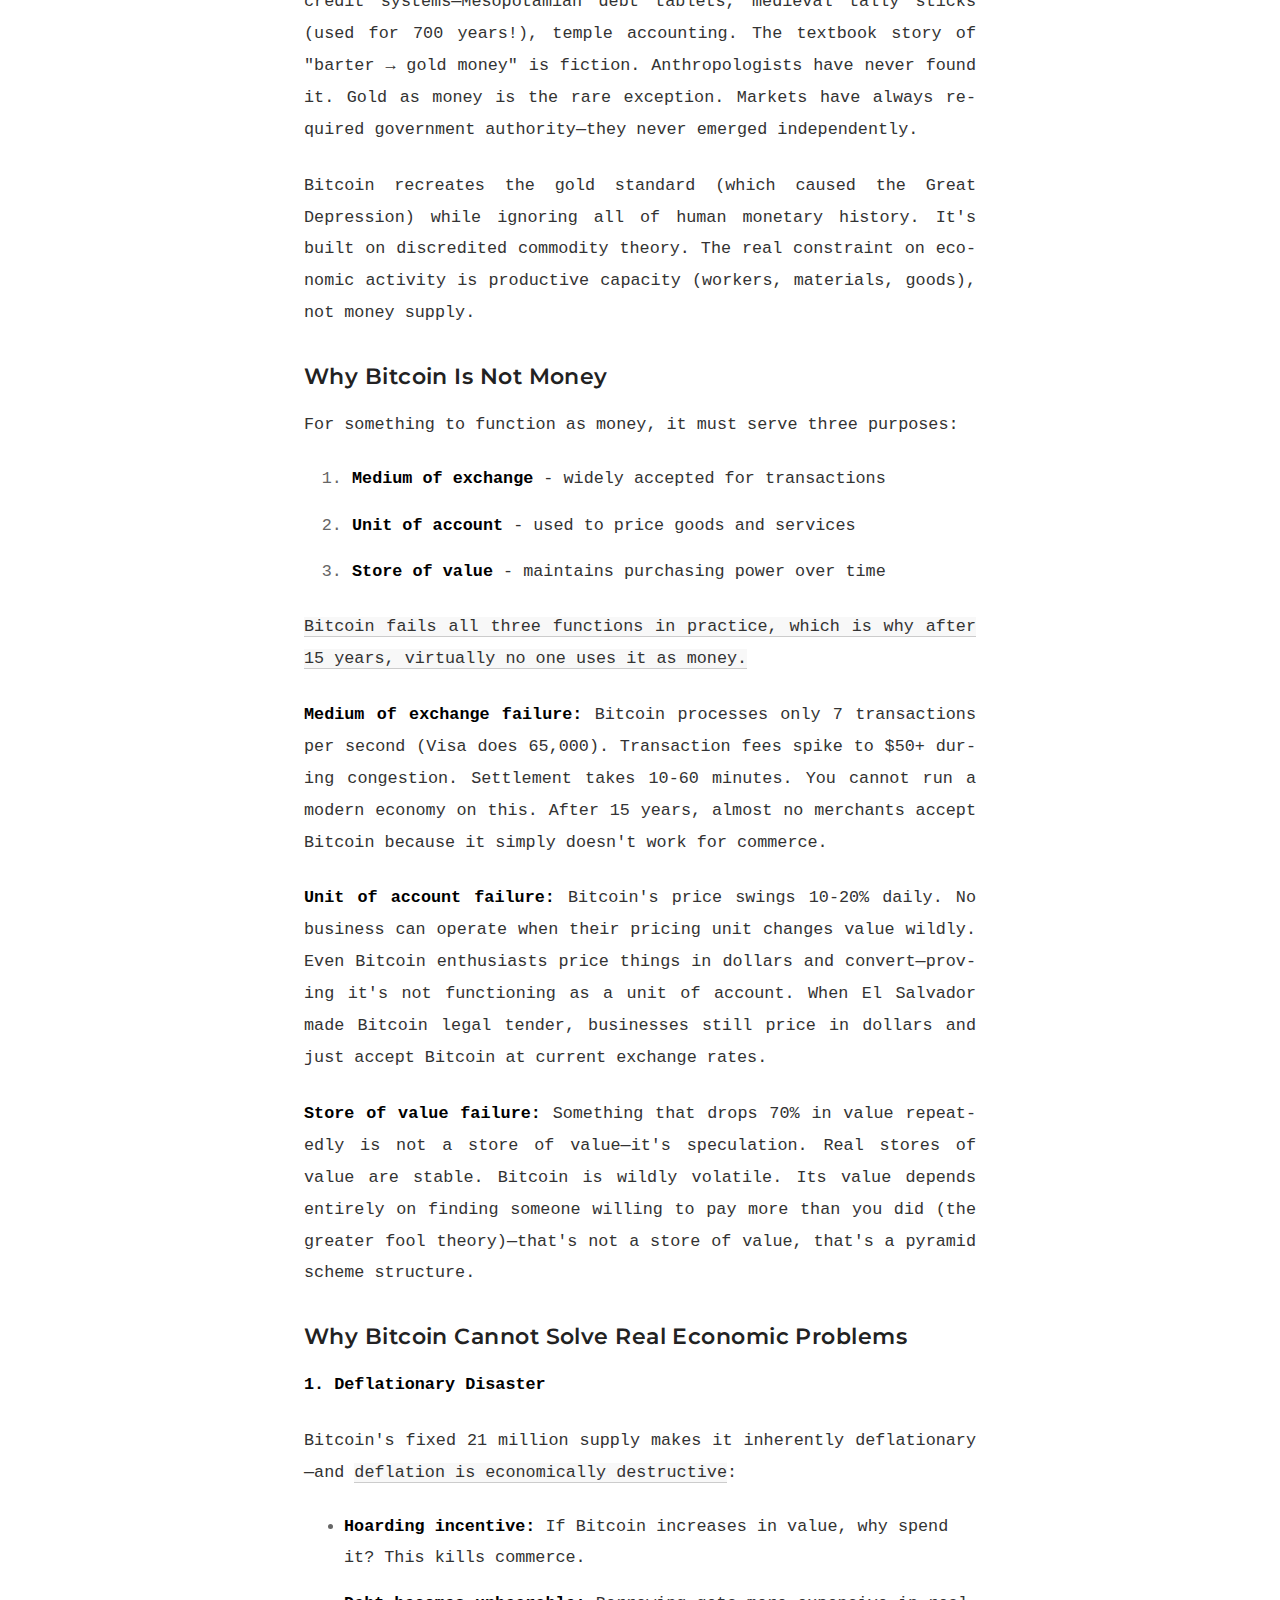
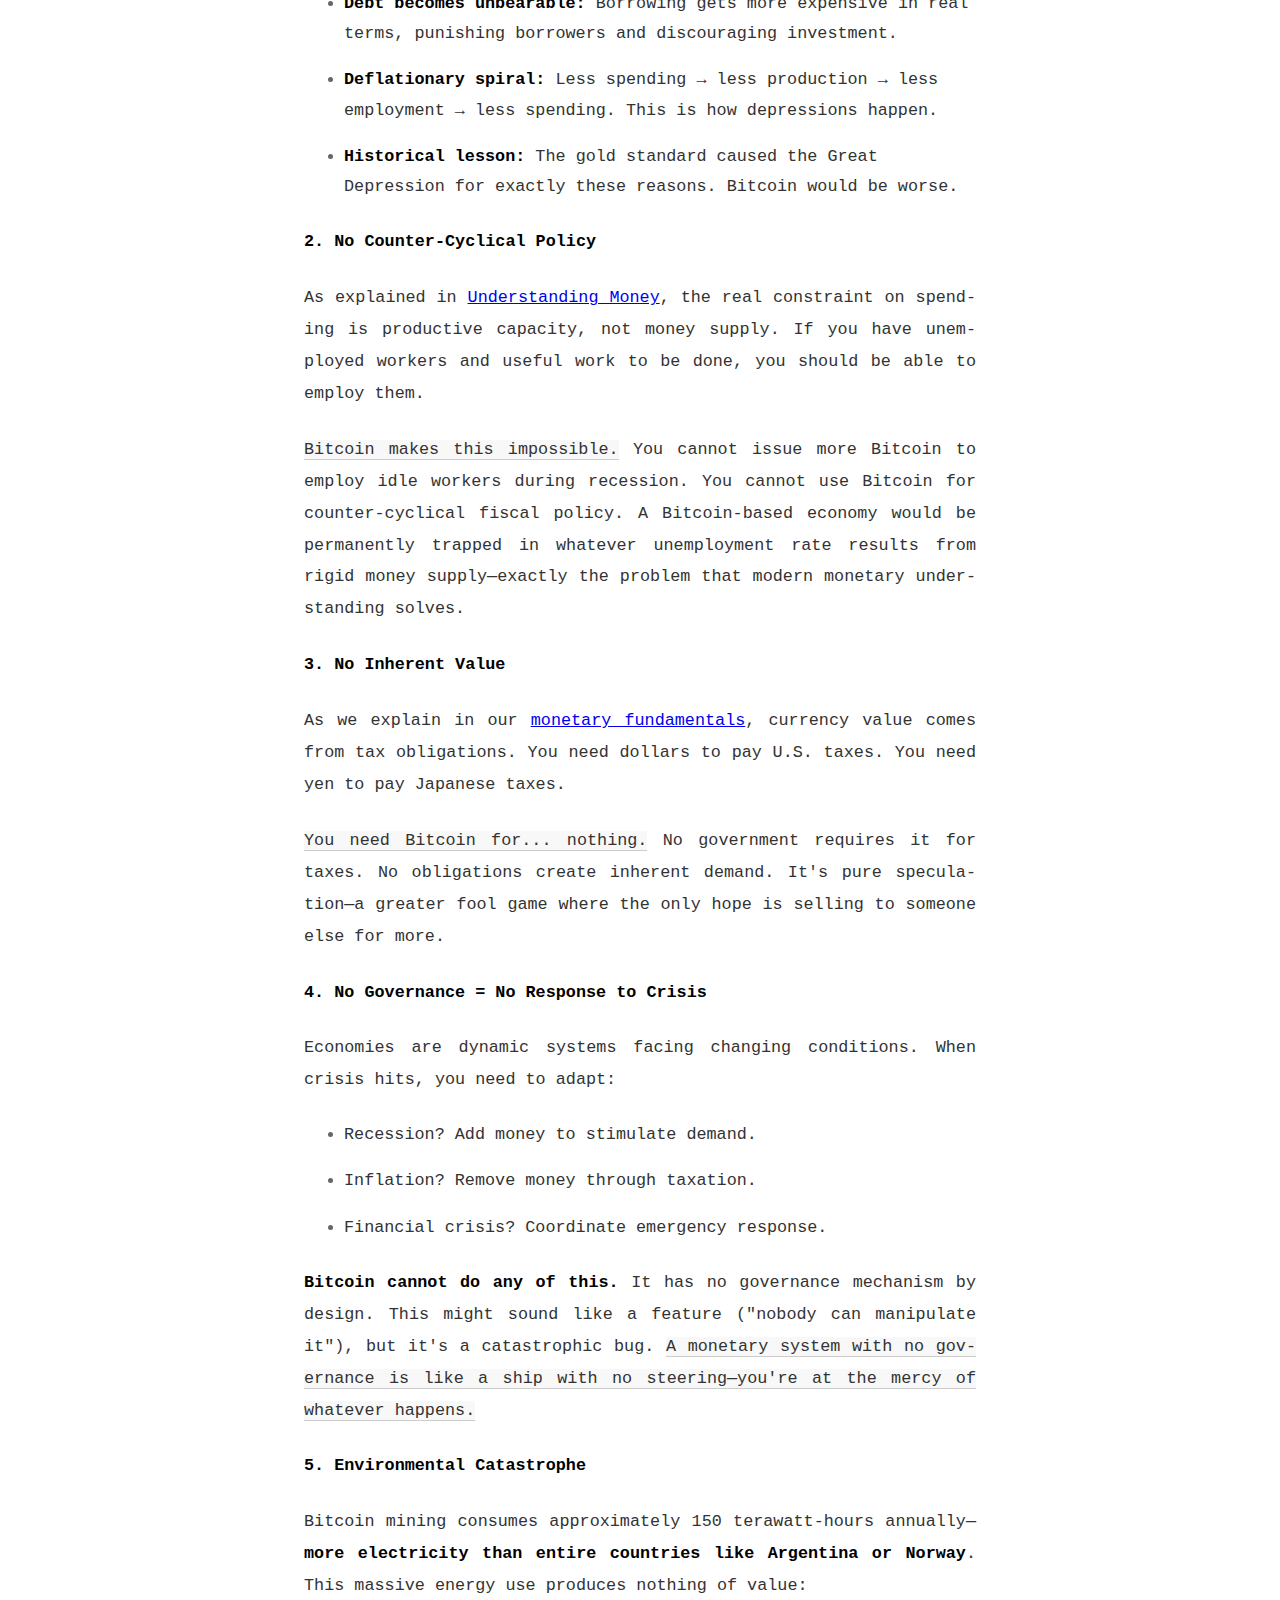
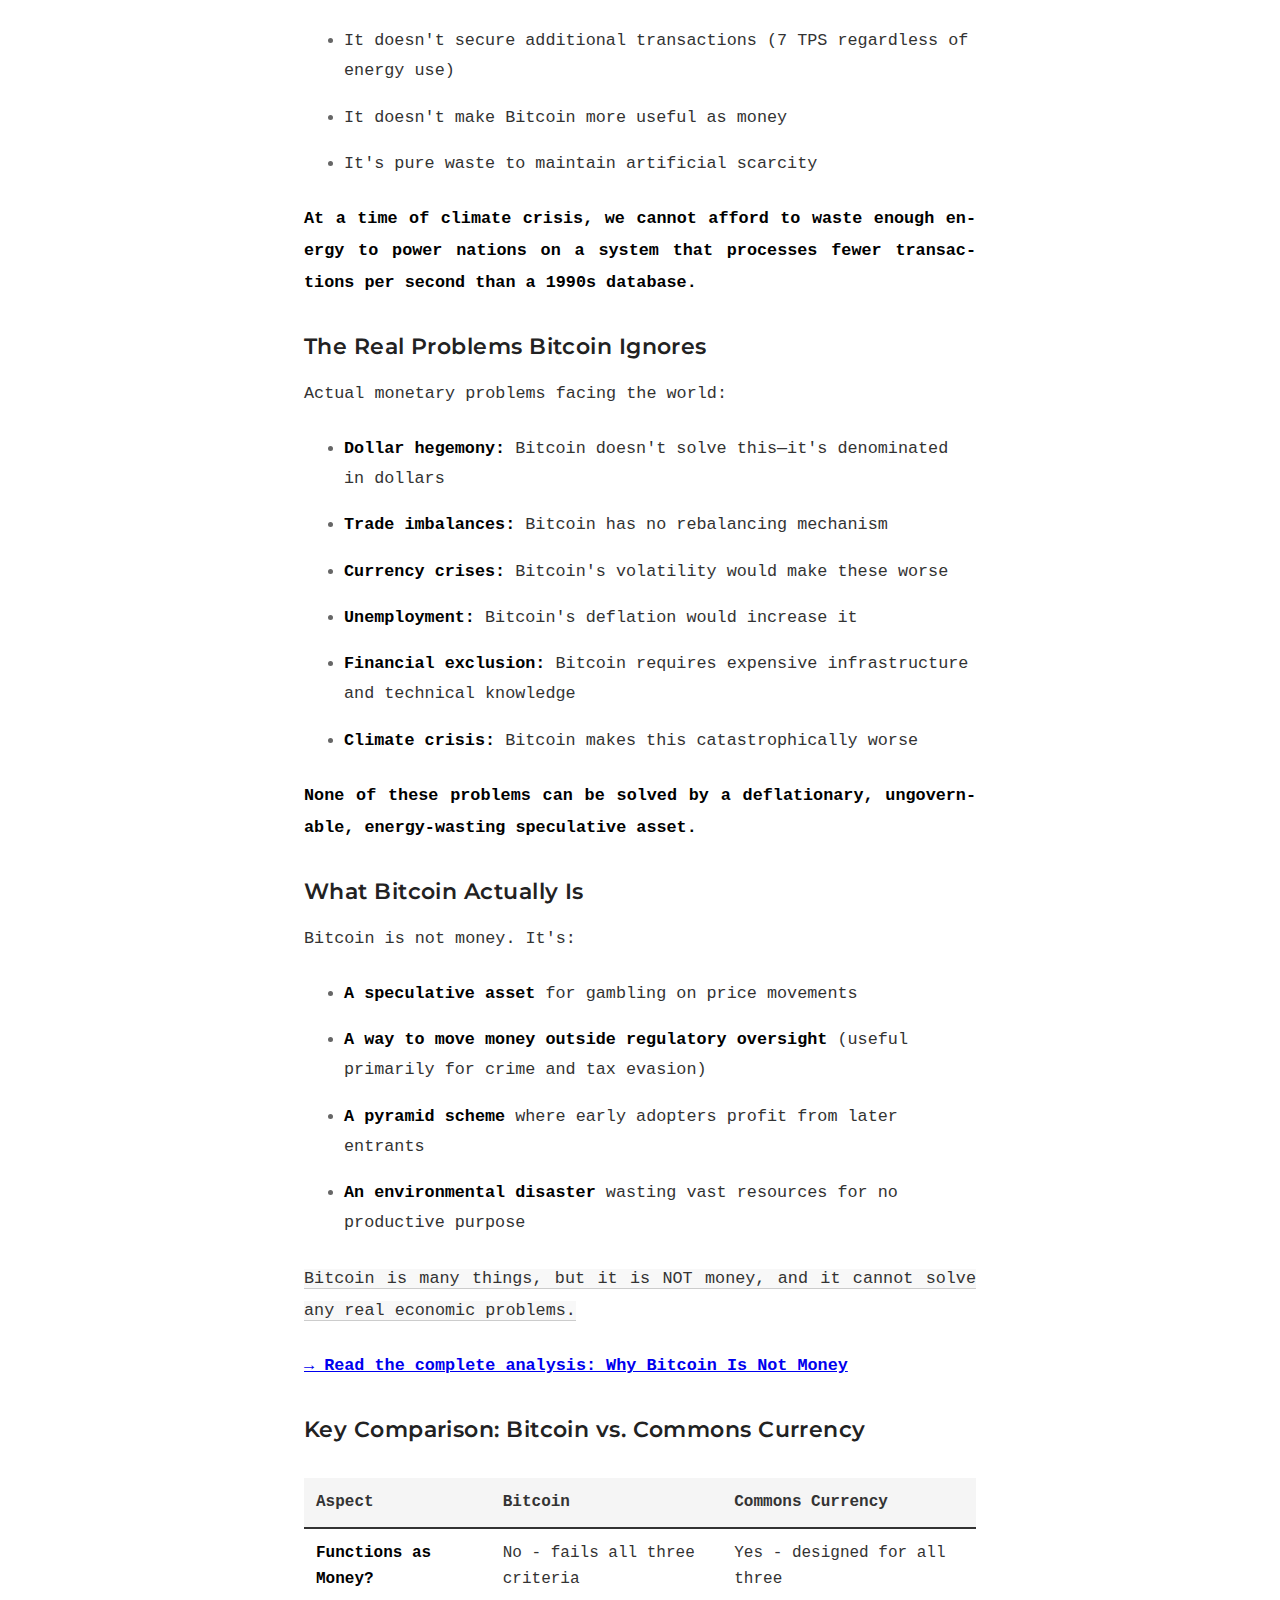
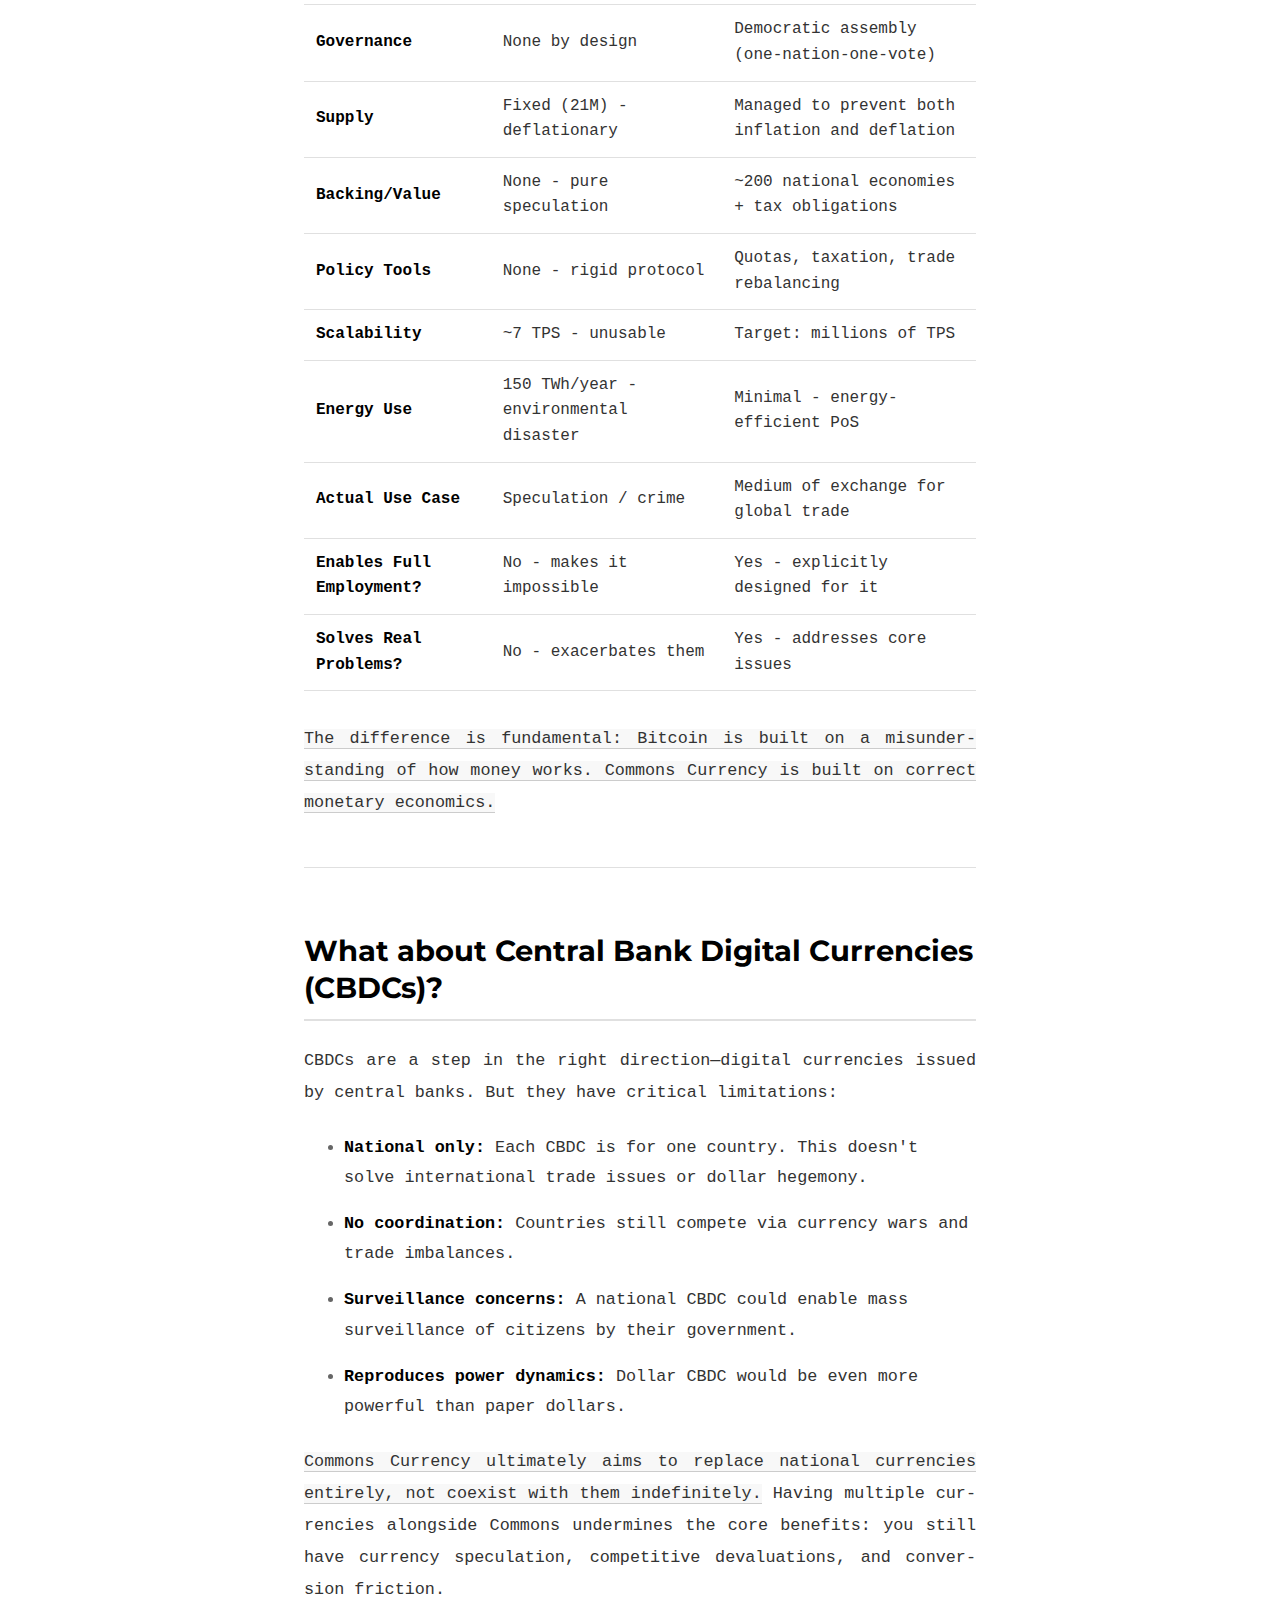
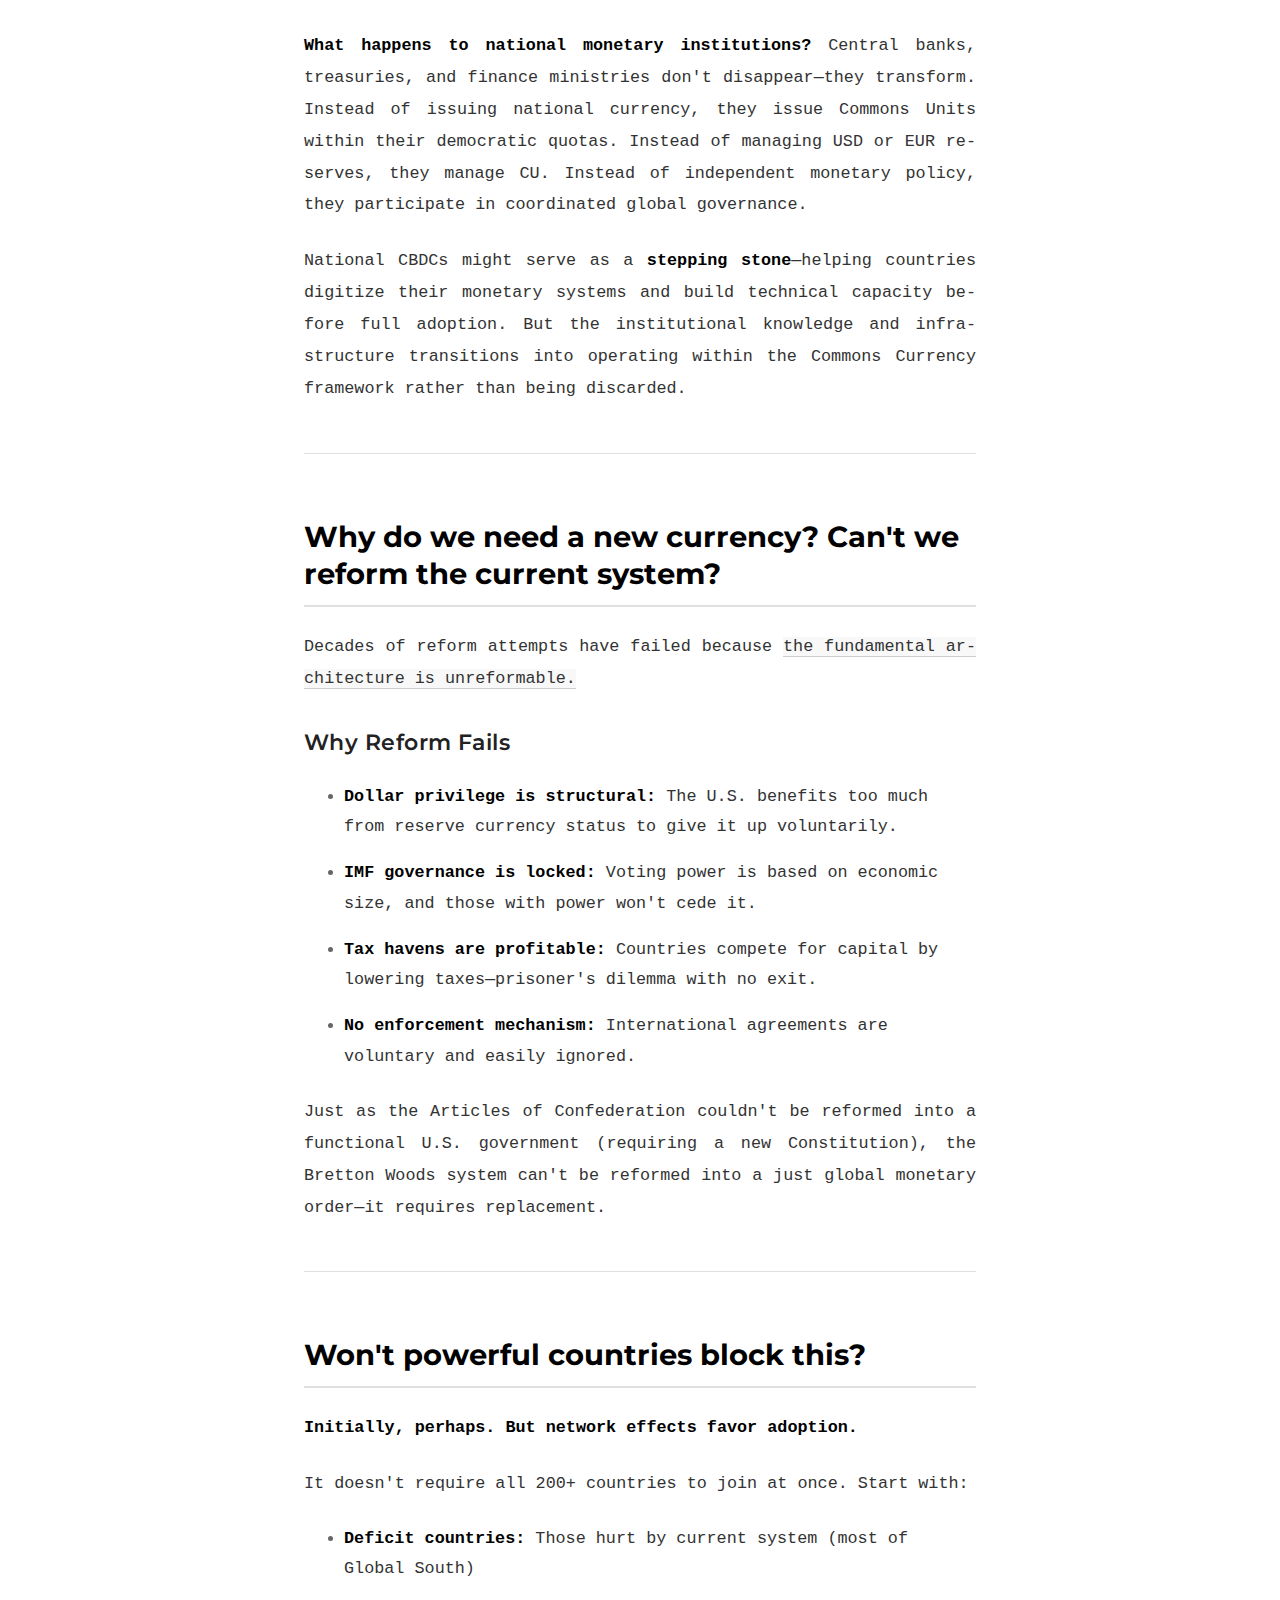
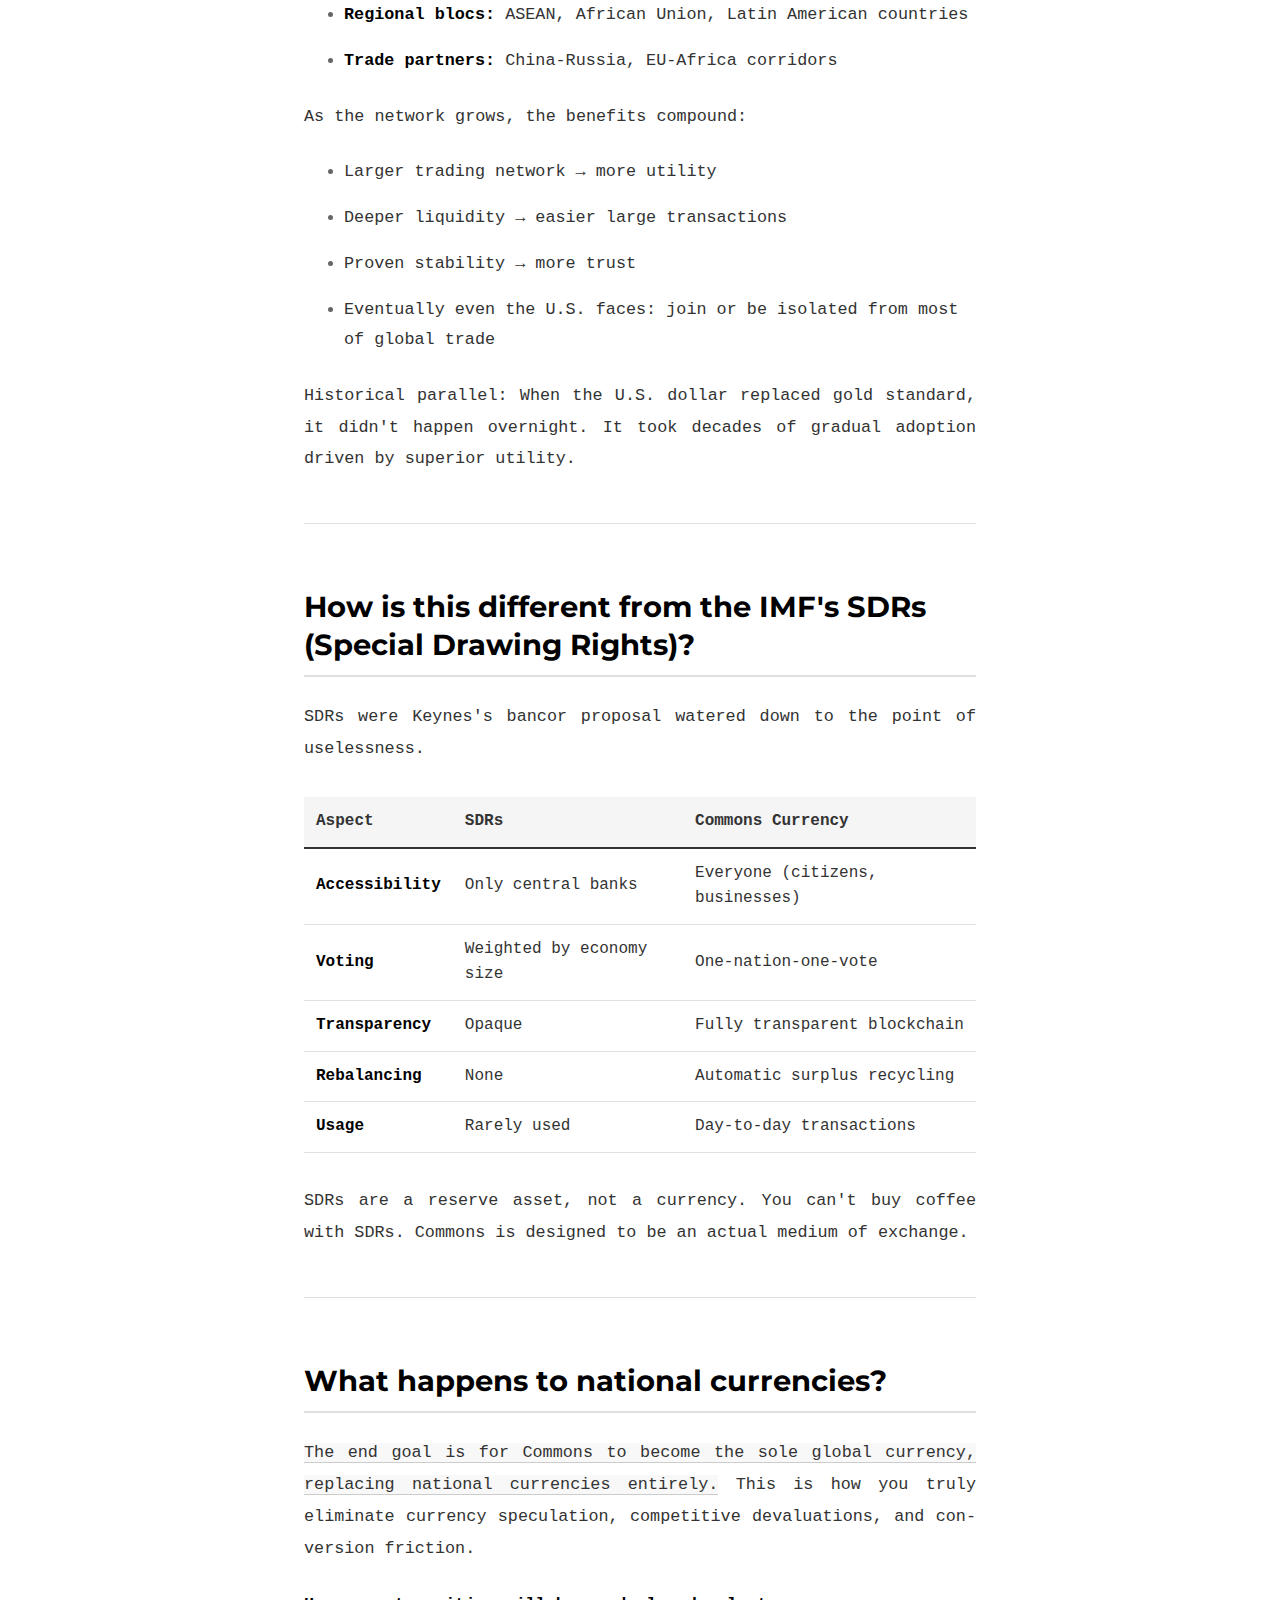
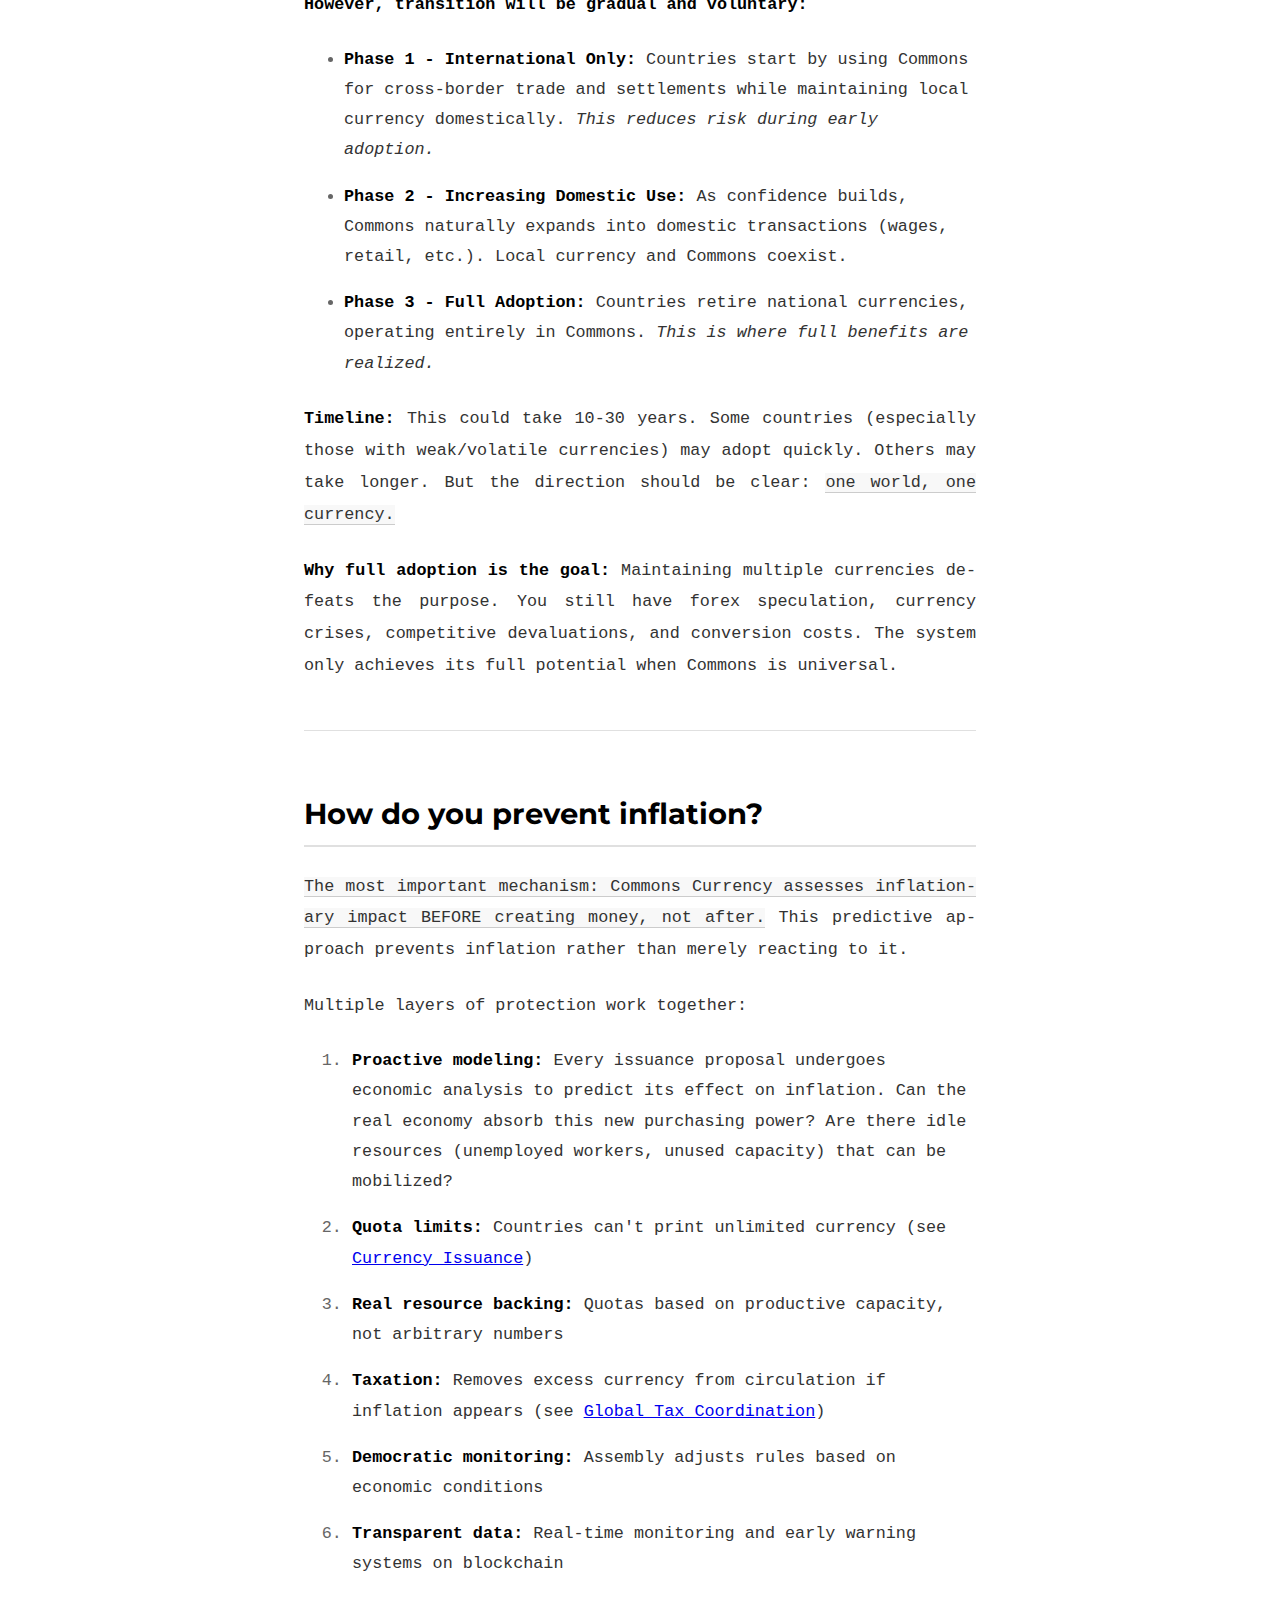
<file: faq.html>
<!DOCTYPE html>
<html lang="en">

<head>
  <meta charset="UTF-8">
  <meta name="viewport" content="width=device-width, initial-scale=1.0">
  <title>Frequently Asked Questions | Commons Currency</title>

  <!-- SEO Meta Tags -->
  <meta name="title" content="Frequently Asked Questions | Commons Currency">
  <meta name="description"
    content="Common questions about Commons Currency: how it differs from stablecoins, Bitcoin, CBDCs, and why it's needed for global monetary justice.">
  <meta name="author" content="Commons Currency Initiative">
  <meta name="keywords"
    content="commons currency faq, stablecoins vs commons, bitcoin comparison, CBDC, digital currency, global monetary system, cryptocurrency questions, SDRs">
  <meta name="robots" content="index, follow">
  <meta name="language" content="English">
  <link rel="canonical" href="https://commonscurrency.org/faq.html">

  <!-- Open Graph / Facebook / WhatsApp -->
  <meta property="og:type" content="article">
  <meta property="og:url" content="https://commonscurrency.org/faq.html">
  <meta property="og:title" content="Frequently Asked Questions | Commons Currency">
  <meta property="og:description"
    content="Common questions about Commons Currency: how it differs from stablecoins, Bitcoin, CBDCs, and why it's needed for global monetary justice.">
  <meta property="og:image" content="https://commonscurrency.org/favicon.png">
  <meta property="og:site_name" content="Commons Currency">

  <!-- Twitter -->
  <meta property="twitter:card" content="summary_large_image">
  <meta property="twitter:url" content="https://commonscurrency.org/faq.html">
  <meta property="twitter:title" content="Frequently Asked Questions | Commons Currency">
  <meta property="twitter:description"
    content="Common questions about Commons Currency: how it differs from stablecoins, Bitcoin, CBDCs, and why it's needed for global monetary justice.">
  <meta property="twitter:image" content="https://commonscurrency.org/favicon.png">
  <meta name="twitter:creator" content="@CommonsCurrency">

  <!-- Favicon -->
  <link rel="icon" type="image/png" href="favicon.png">
  <link rel="apple-touch-icon" href="favicon.png">

  <!-- Structured Data - FAQ Page -->
  <script type="application/ld+json">
    {
      "@context": "https://schema.org",
      "@type": "FAQPage",
      "mainEntity": [{
        "@type": "Question",
        "name": "How does Commons Currency compare to stablecoins?",
        "acceptedAnswer": {
          "@type": "Answer",
          "text": "Stablecoins privatize public money creation, while Commons democratizes it. Commons ensures all seigniorage benefits belong to the public through democratic governance, not private profit."
        }
      }, {
        "@type": "Question",
        "name": "Isn't this just like Bitcoin or other cryptocurrencies?",
        "acceptedAnswer": {
          "@type": "Answer",
          "text": "No. Bitcoin has no governance and fixed supply making it deflationary. Commons has democratic assembly governance and managed supply to prevent both inflation and deflation, backed by real economies."
        }
      }, {
        "@type": "Question",
        "name": "What about Central Bank Digital Currencies (CBDCs)?",
        "acceptedAnswer": {
          "@type": "Answer",
          "text": "CBDCs are national only and don't solve international trade issues or dollar hegemony. Commons Currency aims to replace national currencies entirely with one democratically governed global currency."
        }
      }]
    }
  </script>

  <!-- Google Analytics -->
  <script async src="https://www.googletagmanager.com/gtag/js?id=G-0QMMVJE36S"></script>
  <script>
    window.dataLayer = window.dataLayer || [];
    function gtag() { dataLayer.push(arguments); }
    gtag('js', new Date());
    gtag('config', 'G-0QMMVJE36S');
  </script>

  <link rel="preconnect" href="https://fonts.googleapis.com">
  <link rel="preconnect" href="https://fonts.gstatic.com" crossorigin>
  <link href="https://fonts.googleapis.com/css2?family=Montserrat:wght@300;700&display=swap" rel="stylesheet">

  <link rel="stylesheet" href="styles.css">
</head>

<body>
  <nav>
    <div class="container">
      <a href="index.html" class="logo">Commons Currency</a>
      <ul>
        <li><a href="index.html">Home</a></li>
        <li><a href="charter.html">The Charter</a></li>
        <li><a href="proposals.html">Proposals</a></li>
        <li><a href="faq.html" class="active">FAQ</a></li>
      </ul>
    </div>
  </nav>

  <div class="container">
    <div class="proposal-content">

      <p class="breadcrumbs"><a href="proposals.html">← Proposals</a> / FAQ</p>

      <h1>Frequently Asked Questions</h1>

      <p class="intro-text">Common questions about Commons Currency and how it compares to other monetary proposals and
        digital currency initiatives.</p>

      <p style="background: #f9f9f9; padding: 1.5rem; border-left: 4px solid #333; margin: 2rem 0;"><strong>New to
          monetary economics?</strong> Many questions below assume understanding of how money actually works. If terms
        like "currency issuer vs. user" or "taxation drives demand" are unfamiliar, start with <a
          href="understanding-money.html" style="color: #000; text-decoration: underline;">Understanding Money: How It
          Really Works</a> for essential background.</p>

      <hr style="margin: 3rem 0; border: none; border-top: 2px solid #e0e0e0;">

      <h2>How does Commons Currency compare to stablecoins?</h2>

      <p><strong>Short answer: Stablecoins privatize public money creation, while Commons democratizes it.</strong></p>

      <p>The 2025 U.S. Stablecoin legislation (the "GENIUS Act") exemplifies why private stablecoins are fundamentally
        the wrong solution to global monetary problems. While stablecoins claim to innovate on digital money, they
        actually represent a massive transfer of public monetary authority to private corporations.</p>

      <h3>The Problem with Stablecoins</h3>

      <h4>1. Privatization of Seigniorage</h4>

      <p><span class="highlight">Stablecoins transfer seigniorage—the profit from money creation—from the public to
          corporations like Circle and Tether.</span> These firms hold vast reserves in U.S. Treasuries, meaning
        taxpayers pay interest while issuers collect yield without risk exposure. Law & Liberty called it "the great
        stablecoin heist"—privatized money creation inconsistent with Congress's constitutional duty to coin money.</p>

      <p><strong>Commons approach:</strong> All seigniorage benefits belong to the public. When currency is issued, it's
        for public purposes through democratic governance, not private profit.</p>

      <h4>2. Outsourced Monetary Sovereignty</h4>

      <p>By legitimizing privately issued "digital dollars" while prohibiting a Fed-issued CBDC, the GENIUS Act <span
          class="highlight">outsources monetary sovereignty to corporations.</span> This cements a corporate monopoly
        over digital money, replacing "public trust in currency" with corporate credit systems.</p>

      <p><strong>Commons approach:</strong> Democratic nations collectively govern the currency through
        one-nation-one-vote. No single entity—corporate or governmental—controls it.</p>

      <h4>3. Hidden Taxpayer Subsidies</h4>

      <p>Each stablecoin dollar is backed by Treasuries paying interest—so the government effectively subsidizes issuers
        with public debt payments while users earn no yield. This is a taxpayer-funded carry trade that enriches
        intermediaries while providing no public benefit.</p>

      <p><strong>Commons approach:</strong> No intermediary extraction. The currency serves users directly, with any
        system revenues flowing to public purposes.</p>

      <h4>4. Financial Stability Risks</h4>

      <p>Circle and Tether now rank among the top 20 foreign holders of U.S. Treasuries, rivaling small sovereign
        nations. This <span class="highlight">concentrates liquidity dependence on private tech firms</span>, creating
        systemic fragilities analogous to shadow banks. If stablecoin issuers face runs, they could destabilize Treasury
        markets.</p>

      <p><strong>Commons approach:</strong> Built on public infrastructure with transparent reserves, democratic
        governance, and no single point of failure.</p>

      <h4>5. Banking Disintermediation</h4>

      <p>Banking associations warn that stablecoins could divert deposits from banks, undermining lending capacity. If
        consumers park money in stablecoins rather than deposits, the banking sector loses cheap funding for
        loans—hollowing out credit creation without offering an equivalent channel.</p>

      <p><strong>Commons approach:</strong> Works with local banking systems (see <a
          href="bonds-financial.html">Financial Services</a>), strengthening rather than replacing them.</p>

      <h4>6. Regulatory Arbitrage</h4>

      <p>Federal Reserve Governor Michael Barr warned that the Act's broad authorization of "digital asset service
        providers" enables regulatory arbitrage. Stablecoin issuers could behave like unregulated banks, reproducing
        vulnerabilities that caused early 20th-century bank panics.</p>

      <p>Foreign issuers like Tether can evade provisions by incorporating offshore (El Salvador), operating in U.S.
        markets with lighter compliance—perpetuating money laundering risks.</p>

      <p><strong>Commons approach:</strong> Transparent blockchain with coordinated global regulation, impossible to
        hide illicit activity.</p>

      <h3>Fundamental Difference</h3>

      <p><strong>Stablecoins recreate the dynamics of public money through private profit channels.</strong> They're
        pegged to the dollar, so they don't solve dollar hegemony—they entrench it while extracting value to corporate
        shareholders.</p>

      <p><strong>Commons Currency creates genuinely new public money through democratic global governance.</strong> It
        replaces dollar hegemony with a neutral international currency, eliminates intermediary extraction, and serves
        the global public interest.</p>

      <hr style="margin: 3rem 0; border: none; border-top: 1px solid #e0e0e0;">

      <h2>Isn't this just like Bitcoin or other cryptocurrencies?</h2>

      <p><strong>No. Bitcoin and Commons solve fundamentally different problems—and Bitcoin actually isn't money at
          all.</strong></p>

      <p><strong>Bitcoin's vision:</strong> Apolitical, decentralized money beyond government control, with fixed supply
        enforced by code.</p>

      <p><strong>Commons vision:</strong> Democratic, governance-enabled money that serves human needs through
        collective decision-making.</p>

      <h3>Bitcoin's Foundational Error: Commodity Theory</h3>

      <p><span class="highlight">Bitcoin treats money as a scarce commodity like gold. This is the commodity theory of
          money—and it's fundamentally wrong.</span></p>

      <p>The commodity theory makes people think: "Money exists naturally (like gold in the ground), government collects
        it through taxes, then spends it." This leads to false beliefs:</p>

      <ul>
        <li>❌ Government must "find" money before spending</li>
        <li>❌ Money's value comes from scarcity</li>
        <li>❌ Government spending "crowds out" private spending</li>
        <li>❌ More money automatically causes inflation</li>
      </ul>

      <p><strong>Reality:</strong> Money is not a commodity. It's a system of credits and obligations. Government
        creates money when it spends, then taxes some back to create demand and control inflation. <strong>Taxes don't
          fund spending—they create currency demand.</strong></p>

      <p><strong>Historical evidence proves this:</strong> For 5,000 years, money has been credit systems—Mesopotamian
        debt tablets, medieval tally sticks (used for 700 years!), temple accounting. The textbook story of "barter →
        gold money" is fiction. Anthropologists have never found it. Gold as money is the rare exception. Markets have
        always required government authority—they never emerged independently.</p>

      <p>Bitcoin recreates the gold standard (which caused the Great Depression) while ignoring all of human monetary
        history. It's built on discredited commodity theory. The real constraint on economic activity is productive
        capacity (workers, materials, goods), not money supply.</p>

      <h3>Why Bitcoin Is Not Money</h3>

      <p>For something to function as money, it must serve three purposes:</p>

      <ol>
        <li><strong>Medium of exchange</strong> - widely accepted for transactions</li>
        <li><strong>Unit of account</strong> - used to price goods and services</li>
        <li><strong>Store of value</strong> - maintains purchasing power over time</li>
      </ol>

      <p><span class="highlight">Bitcoin fails all three functions in practice, which is why after 15 years, virtually
          no one uses it as money.</span></p>

      <p><strong>Medium of exchange failure:</strong> Bitcoin processes only 7 transactions per second (Visa does
        65,000). Transaction fees spike to $50+ during congestion. Settlement takes 10-60 minutes. You cannot run a
        modern economy on this. After 15 years, almost no merchants accept Bitcoin because it simply doesn't work for
        commerce.</p>

      <p><strong>Unit of account failure:</strong> Bitcoin's price swings 10-20% daily. No business can operate when
        their pricing unit changes value wildly. Even Bitcoin enthusiasts price things in dollars and convert—proving
        it's not functioning as a unit of account. When El Salvador made Bitcoin legal tender, businesses still price in
        dollars and just accept Bitcoin at current exchange rates.</p>

      <p><strong>Store of value failure:</strong> Something that drops 70% in value repeatedly is not a store of
        value—it's speculation. Real stores of value are stable. Bitcoin is wildly volatile. Its value depends entirely
        on finding someone willing to pay more than you did (the greater fool theory)—that's not a store of value,
        that's a pyramid scheme structure.</p>

      <h3>Why Bitcoin Cannot Solve Real Economic Problems</h3>

      <p><strong>1. Deflationary Disaster</strong></p>
      <p>Bitcoin's fixed 21 million supply makes it inherently deflationary—and <span class="highlight">deflation is
          economically destructive</span>:</p>

      <ul>
        <li><strong>Hoarding incentive:</strong> If Bitcoin increases in value, why spend it? This kills commerce.</li>
        <li><strong>Debt becomes unbearable:</strong> Borrowing gets more expensive in real terms, punishing borrowers
          and discouraging investment.</li>
        <li><strong>Deflationary spiral:</strong> Less spending → less production → less employment → less spending.
          This is how depressions happen.</li>
        <li><strong>Historical lesson:</strong> The gold standard caused the Great Depression for exactly these reasons.
          Bitcoin would be worse.</li>
      </ul>

      <p><strong>2. No Counter-Cyclical Policy</strong></p>
      <p>As explained in <a href="understanding-money.html">Understanding Money</a>, the real constraint on spending is
        productive capacity, not money supply. If you have unemployed workers and useful work to be done, you should be
        able to employ them.</p>

      <p><span class="highlight">Bitcoin makes this impossible.</span> You cannot issue more Bitcoin to employ idle
        workers during recession. You cannot use Bitcoin for counter-cyclical fiscal policy. A Bitcoin-based economy
        would be permanently trapped in whatever unemployment rate results from rigid money supply—exactly the problem
        that modern monetary understanding solves.</p>

      <p><strong>3. No Inherent Value</strong></p>
      <p>As we explain in our <a href="understanding-money.html">monetary fundamentals</a>, currency value comes from
        tax obligations. You need dollars to pay U.S. taxes. You need yen to pay Japanese taxes.</p>

      <p><span class="highlight">You need Bitcoin for... nothing.</span> No government requires it for taxes. No
        obligations create inherent demand. It's pure speculation—a greater fool game where the only hope is selling to
        someone else for more.</p>

      <p><strong>4. No Governance = No Response to Crisis</strong></p>
      <p>Economies are dynamic systems facing changing conditions. When crisis hits, you need to adapt:</p>
      <ul>
        <li>Recession? Add money to stimulate demand.</li>
        <li>Inflation? Remove money through taxation.</li>
        <li>Financial crisis? Coordinate emergency response.</li>
      </ul>

      <p><strong>Bitcoin cannot do any of this.</strong> It has no governance mechanism by design. This might sound like
        a feature ("nobody can manipulate it"), but it's a catastrophic bug. <span class="highlight">A monetary system
          with no governance is like a ship with no steering—you're at the mercy of whatever happens.</span></p>

      <p><strong>5. Environmental Catastrophe</strong></p>
      <p>Bitcoin mining consumes approximately 150 terawatt-hours annually—<strong>more electricity than entire
          countries like Argentina or Norway</strong>. This massive energy use produces nothing of value:</p>

      <ul>
        <li>It doesn't secure additional transactions (7 TPS regardless of energy use)</li>
        <li>It doesn't make Bitcoin more useful as money</li>
        <li>It's pure waste to maintain artificial scarcity</li>
      </ul>

      <p><strong>At a time of climate crisis, we cannot afford to waste enough energy to power nations on a system that
          processes fewer transactions per second than a 1990s database.</strong></p>

      <h3>The Real Problems Bitcoin Ignores</h3>

      <p>Actual monetary problems facing the world:</p>

      <ul>
        <li><strong>Dollar hegemony:</strong> Bitcoin doesn't solve this—it's denominated in dollars</li>
        <li><strong>Trade imbalances:</strong> Bitcoin has no rebalancing mechanism</li>
        <li><strong>Currency crises:</strong> Bitcoin's volatility would make these worse</li>
        <li><strong>Unemployment:</strong> Bitcoin's deflation would increase it</li>
        <li><strong>Financial exclusion:</strong> Bitcoin requires expensive infrastructure and technical knowledge</li>
        <li><strong>Climate crisis:</strong> Bitcoin makes this catastrophically worse</li>
      </ul>

      <p><strong>None of these problems can be solved by a deflationary, ungovernable, energy-wasting speculative
          asset.</strong></p>

      <h3>What Bitcoin Actually Is</h3>

      <p>Bitcoin is not money. It's:</p>

      <ul>
        <li><strong>A speculative asset</strong> for gambling on price movements</li>
        <li><strong>A way to move money outside regulatory oversight</strong> (useful primarily for crime and tax
          evasion)</li>
        <li><strong>A pyramid scheme</strong> where early adopters profit from later entrants</li>
        <li><strong>An environmental disaster</strong> wasting vast resources for no productive purpose</li>
      </ul>

      <p><span class="highlight">Bitcoin is many things, but it is NOT money, and it cannot solve any real economic
          problems.</span></p>

      <p><strong><a href="bitcoin-critique.html">→ Read the complete analysis: Why Bitcoin Is Not Money</a></strong></p>

      <h3>Key Comparison: Bitcoin vs. Commons Currency</h3>

      <table style="width: 100%; border-collapse: collapse; margin: 2rem 0;">
        <thead>
          <tr style="background: #f5f5f5;">
            <th style="padding: 0.75rem; text-align: left; border-bottom: 2px solid #333;">Aspect</th>
            <th style="padding: 0.75rem; text-align: left; border-bottom: 2px solid #333;">Bitcoin</th>
            <th style="padding: 0.75rem; text-align: left; border-bottom: 2px solid #333;">Commons Currency</th>
          </tr>
        </thead>
        <tbody>
          <tr style="border-bottom: 1px solid #e0e0e0;">
            <td style="padding: 0.75rem;"><strong>Functions as Money?</strong></td>
            <td style="padding: 0.75rem;">No - fails all three criteria</td>
            <td style="padding: 0.75rem;">Yes - designed for all three</td>
          </tr>
          <tr style="border-bottom: 1px solid #e0e0e0;">
            <td style="padding: 0.75rem;"><strong>Governance</strong></td>
            <td style="padding: 0.75rem;">None by design</td>
            <td style="padding: 0.75rem;">Democratic assembly (one-nation-one-vote)</td>
          </tr>
          <tr style="border-bottom: 1px solid #e0e0e0;">
            <td style="padding: 0.75rem;"><strong>Supply</strong></td>
            <td style="padding: 0.75rem;">Fixed (21M) - deflationary</td>
            <td style="padding: 0.75rem;">Managed to prevent both inflation and deflation</td>
          </tr>
          <tr style="border-bottom: 1px solid #e0e0e0;">
            <td style="padding: 0.75rem;"><strong>Backing/Value</strong></td>
            <td style="padding: 0.75rem;">None - pure speculation</td>
            <td style="padding: 0.75rem;">~200 national economies + tax obligations</td>
          </tr>
          <tr style="border-bottom: 1px solid #e0e0e0;">
            <td style="padding: 0.75rem;"><strong>Policy Tools</strong></td>
            <td style="padding: 0.75rem;">None - rigid protocol</td>
            <td style="padding: 0.75rem;">Quotas, taxation, trade rebalancing</td>
          </tr>
          <tr style="border-bottom: 1px solid #e0e0e0;">
            <td style="padding: 0.75rem;"><strong>Scalability</strong></td>
            <td style="padding: 0.75rem;">~7 TPS - unusable</td>
            <td style="padding: 0.75rem;">Target: millions of TPS</td>
          </tr>
          <tr style="border-bottom: 1px solid #e0e0e0;">
            <td style="padding: 0.75rem;"><strong>Energy Use</strong></td>
            <td style="padding: 0.75rem;">150 TWh/year - environmental disaster</td>
            <td style="padding: 0.75rem;">Minimal - energy-efficient PoS</td>
          </tr>
          <tr style="border-bottom: 1px solid #e0e0e0;">
            <td style="padding: 0.75rem;"><strong>Actual Use Case</strong></td>
            <td style="padding: 0.75rem;">Speculation / crime</td>
            <td style="padding: 0.75rem;">Medium of exchange for global trade</td>
          </tr>
          <tr style="border-bottom: 1px solid #e0e0e0;">
            <td style="padding: 0.75rem;"><strong>Enables Full Employment?</strong></td>
            <td style="padding: 0.75rem;">No - makes it impossible</td>
            <td style="padding: 0.75rem;">Yes - explicitly designed for it</td>
          </tr>
          <tr style="border-bottom: 1px solid #e0e0e0;">
            <td style="padding: 0.75rem;"><strong>Solves Real Problems?</strong></td>
            <td style="padding: 0.75rem;">No - exacerbates them</td>
            <td style="padding: 0.75rem;">Yes - addresses core issues</td>
          </tr>
        </tbody>
      </table>

      <p><span class="highlight">The difference is fundamental: Bitcoin is built on a misunderstanding of how money
          works. Commons Currency is built on correct monetary economics.</span></p>

      <hr style="margin: 3rem 0; border: none; border-top: 1px solid #e0e0e0;">

      <h2>What about Central Bank Digital Currencies (CBDCs)?</h2>

      <p>CBDCs are a step in the right direction—digital currencies issued by central banks. But they have critical
        limitations:</p>

      <ul>
        <li><strong>National only:</strong> Each CBDC is for one country. This doesn't solve international trade issues
          or dollar hegemony.</li>
        <li><strong>No coordination:</strong> Countries still compete via currency wars and trade imbalances.</li>
        <li><strong>Surveillance concerns:</strong> A national CBDC could enable mass surveillance of citizens by their
          government.</li>
        <li><strong>Reproduces power dynamics:</strong> Dollar CBDC would be even more powerful than paper dollars.</li>
      </ul>

      <p><span class="highlight">Commons Currency ultimately aims to replace national currencies entirely, not coexist
          with them indefinitely.</span> Having multiple currencies alongside Commons undermines the core benefits: you
        still have currency speculation, competitive devaluations, and conversion friction.</p>

      <p><strong>What happens to national monetary institutions?</strong> Central banks, treasuries, and finance
        ministries don't disappear—they transform. Instead of issuing national currency, they issue Commons Units within
        their democratic quotas. Instead of managing USD or EUR reserves, they manage CU. Instead of independent
        monetary policy, they participate in coordinated global governance.</p>

      <p>National CBDCs might serve as a <strong>stepping stone</strong>—helping countries digitize their monetary
        systems and build technical capacity before full adoption. But the institutional knowledge and infrastructure
        transitions into operating within the Commons Currency framework rather than being discarded.</p>

      <hr style="margin: 3rem 0; border: none; border-top: 1px solid #e0e0e0;">

      <h2>Why do we need a new currency? Can't we reform the current system?</h2>

      <p>Decades of reform attempts have failed because <span class="highlight">the fundamental architecture is
          unreformable.</span></p>

      <h3>Why Reform Fails</h3>

      <ul>
        <li><strong>Dollar privilege is structural:</strong> The U.S. benefits too much from reserve currency status to
          give it up voluntarily.</li>
        <li><strong>IMF governance is locked:</strong> Voting power is based on economic size, and those with power
          won't cede it.</li>
        <li><strong>Tax havens are profitable:</strong> Countries compete for capital by lowering taxes—prisoner's
          dilemma with no exit.</li>
        <li><strong>No enforcement mechanism:</strong> International agreements are voluntary and easily ignored.</li>
      </ul>

      <p>Just as the Articles of Confederation couldn't be reformed into a functional U.S. government (requiring a new
        Constitution), the Bretton Woods system can't be reformed into a just global monetary order—it requires
        replacement.</p>

      <hr style="margin: 3rem 0; border: none; border-top: 1px solid #e0e0e0;">

      <h2>Won't powerful countries block this?</h2>

      <p><strong>Initially, perhaps. But network effects favor adoption.</strong></p>

      <p>It doesn't require all 200+ countries to join at once. Start with:</p>

      <ul>
        <li><strong>Deficit countries:</strong> Those hurt by current system (most of Global South)</li>
        <li><strong>Regional blocs:</strong> ASEAN, African Union, Latin American countries</li>
        <li><strong>Trade partners:</strong> China-Russia, EU-Africa corridors</li>
      </ul>

      <p>As the network grows, the benefits compound:</p>
      <ul>
        <li>Larger trading network → more utility</li>
        <li>Deeper liquidity → easier large transactions</li>
        <li>Proven stability → more trust</li>
        <li>Eventually even the U.S. faces: join or be isolated from most of global trade</li>
      </ul>

      <p>Historical parallel: When the U.S. dollar replaced gold standard, it didn't happen overnight. It took decades
        of gradual adoption driven by superior utility.</p>

      <hr style="margin: 3rem 0; border: none; border-top: 1px solid #e0e0e0;">

      <h2>How is this different from the IMF's SDRs (Special Drawing Rights)?</h2>

      <p>SDRs were Keynes's bancor proposal watered down to the point of uselessness.</p>

      <table style="width: 100%; border-collapse: collapse; margin: 2rem 0;">
        <thead>
          <tr style="background: #f5f5f5;">
            <th style="padding: 0.75rem; text-align: left; border-bottom: 2px solid #333;">Aspect</th>
            <th style="padding: 0.75rem; text-align: left; border-bottom: 2px solid #333;">SDRs</th>
            <th style="padding: 0.75rem; text-align: left; border-bottom: 2px solid #333;">Commons Currency</th>
          </tr>
        </thead>
        <tbody>
          <tr style="border-bottom: 1px solid #e0e0e0;">
            <td style="padding: 0.75rem;"><strong>Accessibility</strong></td>
            <td style="padding: 0.75rem;">Only central banks</td>
            <td style="padding: 0.75rem;">Everyone (citizens, businesses)</td>
          </tr>
          <tr style="border-bottom: 1px solid #e0e0e0;">
            <td style="padding: 0.75rem;"><strong>Voting</strong></td>
            <td style="padding: 0.75rem;">Weighted by economy size</td>
            <td style="padding: 0.75rem;">One-nation-one-vote</td>
          </tr>
          <tr style="border-bottom: 1px solid #e0e0e0;">
            <td style="padding: 0.75rem;"><strong>Transparency</strong></td>
            <td style="padding: 0.75rem;">Opaque</td>
            <td style="padding: 0.75rem;">Fully transparent blockchain</td>
          </tr>
          <tr style="border-bottom: 1px solid #e0e0e0;">
            <td style="padding: 0.75rem;"><strong>Rebalancing</strong></td>
            <td style="padding: 0.75rem;">None</td>
            <td style="padding: 0.75rem;">Automatic surplus recycling</td>
          </tr>
          <tr style="border-bottom: 1px solid #e0e0e0;">
            <td style="padding: 0.75rem;"><strong>Usage</strong></td>
            <td style="padding: 0.75rem;">Rarely used</td>
            <td style="padding: 0.75rem;">Day-to-day transactions</td>
          </tr>
        </tbody>
      </table>

      <p>SDRs are a reserve asset, not a currency. You can't buy coffee with SDRs. Commons is designed to be an actual
        medium of exchange.</p>

      <hr style="margin: 3rem 0; border: none; border-top: 1px solid #e0e0e0;">

      <h2>What happens to national currencies?</h2>

      <p><span class="highlight">The end goal is for Commons to become the sole global currency, replacing national
          currencies entirely.</span> This is how you truly eliminate currency speculation, competitive devaluations,
        and conversion friction.</p>

      <p><strong>However, transition will be gradual and voluntary:</strong></p>

      <ul>
        <li><strong>Phase 1 - International Only:</strong> Countries start by using Commons for cross-border trade and
          settlements while maintaining local currency domestically. <em>This reduces risk during early adoption.</em>
        </li>
        <li><strong>Phase 2 - Increasing Domestic Use:</strong> As confidence builds, Commons naturally expands into
          domestic transactions (wages, retail, etc.). Local currency and Commons coexist.</li>
        <li><strong>Phase 3 - Full Adoption:</strong> Countries retire national currencies, operating entirely in
          Commons. <em>This is where full benefits are realized.</em></li>
      </ul>

      <p><strong>Timeline:</strong> This could take 10-30 years. Some countries (especially those with weak/volatile
        currencies) may adopt quickly. Others may take longer. But the direction should be clear: <span
          class="highlight">one world, one currency.</span></p>

      <p><strong>Why full adoption is the goal:</strong> Maintaining multiple currencies defeats the purpose. You still
        have forex speculation, currency crises, competitive devaluations, and conversion costs. The system only
        achieves its full potential when Commons is universal.</p>

      <hr style="margin: 3rem 0; border: none; border-top: 1px solid #e0e0e0;">

      <h2>How do you prevent inflation?</h2>

      <p><span class="highlight">The most important mechanism: Commons Currency assesses inflationary impact BEFORE
          creating money, not after.</span> This predictive approach prevents inflation rather than merely reacting to
        it.</p>

      <p>Multiple layers of protection work together:</p>

      <ol>
        <li><strong>Proactive modeling:</strong> Every issuance proposal undergoes economic analysis to predict its
          effect on inflation. Can the real economy absorb this new purchasing power? Are there idle resources
          (unemployed workers, unused capacity) that can be mobilized?</li>
        <li><strong>Quota limits:</strong> Countries can't print unlimited currency (see <a
            href="currency-issuance.html">Currency Issuance</a>)</li>
        <li><strong>Real resource backing:</strong> Quotas based on productive capacity, not arbitrary numbers</li>
        <li><strong>Taxation:</strong> Removes excess currency from circulation if inflation appears (see <a
            href="taxation.html">Global Tax
            Coordination</a>)</li>
        <li><strong>Democratic monitoring:</strong> Assembly adjusts rules based on economic conditions</li>
        <li><strong>Transparent data:</strong> Real-time monitoring and early warning systems on blockchain</li>
      </ol>

      <p><span class="highlight">Key insight: Inflation happens when currency creation exceeds real productive
          capacity.</span> Commons ties issuance to economic fundamentals, models impact beforehand, and uses taxation
        for fine-tuning when needed.</p>

      <hr style="margin: 3rem 0; border: none; border-top: 1px solid #e0e0e0;">

      <h2>Won't this enable surveillance of all transactions?</h2>

      <p><strong>No. Privacy is built-in by design.</strong></p>

      <ul>
        <li><strong>Individual accounts are private:</strong> Optional shielded transactions using zero-knowledge proofs
        </li>
        <li><strong>National accounts are transparent:</strong> Government spending is auditable to prevent corruption
        </li>
        <li><strong>Selective disclosure:</strong> Prove facts without revealing details (e.g., creditworthiness without
          showing full history)</li>
        <li><strong>No central authority:</strong> Distributed governance prevents single entity from surveilling</li>
      </ul>

      <p>See <a href="privacy-security.html">Privacy & Security</a> for technical details on how this is achieved.</p>

      <hr style="margin: 3rem 0; border: none; border-top: 1px solid #e0e0e0;">

      <h2>What about countries that don't have internet access or technical infrastructure?</h2>

      <p>Commons is designed for universal accessibility:</p>

      <ul>
        <li><strong>Mobile-first:</strong> Works on basic smartphones via apps</li>
        <li><strong>SMS fallback:</strong> Can transact via text message without smartphone</li>
        <li><strong>Local agents:</strong> Community banks and shops can serve as access points</li>
        <li><strong>Offline capability:</strong> Transactions can be queued and settled when connection available</li>
        <li><strong>Infrastructure investment:</strong> Surplus recycling funds connectivity projects</li>
      </ul>

      <p>Many Africans leapfrogged landlines straight to mobile money (M-Pesa). Similarly, Commons can leapfrog
        traditional banking infrastructure.</p>

      <hr style="margin: 3rem 0; border: none; border-top: 1px solid #e0e0e0;">

      <h2>How do you bootstrap a new currency? Won't it have no value initially?</h2>

      <p><strong>This is where taxation is critical (see <a href="taxation.html">Global Tax Coordination</a>).</strong>
      </p>

      <p>When member nations require taxes to be paid in Commons Units, this creates immediate inherent demand. Everyone
        in those countries needs CU to fulfill their legal tax obligations, establishing a floor value.</p>

      <p>Additionally:</p>
      <ul>
        <li><strong>Government spending:</strong> Countries pay salaries, contracts in CU</li>
        <li><strong>Trade facilitation:</strong> Lower friction than current systems drives adoption</li>
        <li><strong>Network effects:</strong> Value grows as more users join</li>
        <li><strong>Stable backing:</strong> Backed by real economies, not speculation</li>
      </ul>

      <hr style="margin: 3rem 0; border: none; border-top: 1px solid #e0e0e0;">

      <h2>Isn't one-nation-one-vote unfair? Shouldn't larger economies have more say?</h2>

      <p><strong>That's the current IMF system, and it's precisely the problem.</strong></p>

      <p>The IMF's weighted voting gives the U.S. effective veto power and lets rich nations impose conditions on poor
        ones. This is monetary imperialism, not cooperation.</p>

      <p><span class="highlight">One-nation-one-vote is the foundation of international democracy.</span> At the UN
        General Assembly, Liechtenstein and China each have one vote. Same principle applies here.</p>

      <p>Safeguards against abuse:</p>
      <ul>
        <li>Supermajority requirements (e.g., 2/3) for major decisions</li>
        <li>Quotas scaled to economic size (so large economies can issue more, appropriately)</li>
        <li>Transparent rules preventing reckless behavior</li>
        <li>Exit rights if system becomes unworkable</li>
      </ul>

      <hr style="margin: 3rem 0; border: none; border-top: 1px solid #e0e0e0;">

      <h2>How long would this take to implement?</h2>

      <p>Realistically, <strong>5-10 years from serious commitment to operational system.</strong></p>

      <p>See <a href="implementation.html">Implementation Roadmap</a> for phased approach:</p>

      <ul>
        <li><strong>Years 1-2:</strong> Design refinement, treaty negotiation, consensus building</li>
        <li><strong>Years 2-4:</strong> Testnet launch, pilot programs with 10-20 countries</li>
        <li><strong>Years 4-7:</strong> Gradual production launch, incremental nation onboarding</li>
        <li><strong>Years 7-10:</strong> Mature system with majority of global trade</li>
      </ul>

      <p>For comparison, the Euro took nearly a decade from Maastricht Treaty (1992) to physical currency (2002).
        Commons is more ambitious but also has more urgent need.</p>

      <hr style="margin: 3rem 0; border: none; border-top: 1px solid #e0e0e0;">

      <h2>Who is this for?</h2>

      <p><strong>Short answer: Everyone who believes their work and contribution deserve economic dignity.</strong></p>

      <p>Commons Currency is built on the principle that economic security is a fundamental human right—not a privilege
        reserved for those whose jobs survive automation. Drawing from Franklin Roosevelt's Second Bill of Rights
        (1944),
        we believe every person has the right to meaningful work, fair compensation, healthcare, education, and freedom
        from economic fear.</p>

      <h3>This initiative welcomes:</h3>

      <ul>
        <li><strong>Workers facing displacement:</strong> If your industry is being automated, outsourced, or disrupted,
          you understand firsthand why we need economic systems that value human contribution beyond market wages. Your
          real-world experience is invaluable in designing systems that actually work for working people.</li>

        <li><strong>Young people entering an uncertain economy:</strong> High school and college students who see an
          economic future increasingly dominated by AI and automation, questioning how they'll find meaningful work and
          security.</li>

        <li><strong>Economic policy experts:</strong> Economists, researchers, and policy analysts who recognize that
          current monetary systems create unnecessary hardship and that Keynesian ideas about symmetric trade adjustment
          and public money creation deserve modern implementation.</li>

        <li><strong>Technology builders:</strong> Software developers, blockchain engineers, and cryptographers who want
          to apply their skills to solving humanity's greatest challenges rather than just enriching venture
          capitalists.
        </li>

        <li><strong>Veterans and retirees:</strong> People with decades of hard-won experience who've seen economic
          systems fail working families repeatedly and want to help build something better for future generations.</li>

        <li><strong>Small business owners and farmers:</strong> Entrepreneurs who face economic forces beyond their
          control—currency fluctuations, trade wars, monopolistic suppliers—and understand why we need fair, stable,
          democratically governed monetary systems.</li>

        <li><strong>Anyone frustrated by the status quo:</strong> Whether you identify as left-wing, right-wing, MAGA,
          progressive, libertarian, or none of the above—if you believe the current system is rigged for elites and
          fails
          working people, there's a role for you here. This isn't about partisan politics; it's about building economic
          systems that serve humanity.</li>
      </ul>

      <p><span class="highlight">As automation reshapes the economy, millions will lose jobs through no fault of their
          own. But technological disruption doesn't have to mean economic devastation.</span> With the right systems, AI
        and automation can free humanity to tackle our greatest challenges: building infrastructure, advancing science,
        teaching, caring for communities, restoring the environment—work that matters but current market systems
        undervalue.</p>

      <p><strong>Commons creates space for that transition.</strong> Not through handouts, but by recognizing that
        economic value comes from contribution to society, not just market wages. Your skills, your experience, your
        perspective—they all matter in building the economic future our children deserve.</p>

      <hr style="margin: 3rem 0; border: none; border-top: 1px solid #e0e0e0;">

      <h2>Who is behind this proposal?</h2>

      <p>Currently, Commons Currency is an open proposal seeking input from economists, technologists, policymakers, and
        citizens globally. It synthesizes ideas from:</p>

      <ul>
        <li><strong>John Maynard Keynes:</strong> Bancor proposal (1944) and symmetric trade adjustment mechanisms</li>
        <li><strong>Heterodox Post-Keynesian Economics:</strong> Endogenous money creation, stock-flow consistent
          modeling, institutional analysis, and rejection of neoclassical equilibrium assumptions. Thinkers like Hyman
          Minsky (financial instability hypothesis), Joan Robinson, Nicholas Kaldor, Wynne Godley, Steve Keen (debt
          dynamics and mathematical modeling of instability), and other contemporary
          theorists.</li>
        <li><strong>Modern Monetary Theory (MMT):</strong> Taxation drives currency demand (chartalism), functional
          finance (Abba Lerner), sovereign currency issuer vs. user distinction. Work of Stephanie Kelton, Warren
          Mosler, Bill Mitchell, Randall Wray.</li>
        <li><strong>Baha'i Faith principles:</strong> The vision of a single world currency as part of global unity and
          collective security. The Baha'i writings have advocated since the 19th century for universal institutions
          including an international auxiliary language and a universal currency to eliminate economic barriers and
          foster cooperation among nations.</li>
        <li><strong>Democratic governance theory:</strong> One-nation-one-vote, supermajority consensus, transparent
          accountability</li>
        <li><strong>Contemporary blockchain technology:</strong> Byzantine Fault Tolerance, zero-knowledge proofs, smart
          contracts, high-performance architectures</li>
      </ul>

      <p><span class="highlight">The intellectual foundation combines heterodox post-Keynesian economic thinking with a
          spiritual vision of global unity.</span> The economic tradition emphasizes real-world institutional dynamics
        over abstract market equilibria, recognizing that money is endogenous (created by credit), economies are
        inherently uncertain, and power relations
        matter. The spiritual tradition recognizes that humanity's path toward maturity requires transcending narrow
        nationalism and building institutions that serve our common welfare.</p>

      <p>The goal is to build a broad coalition—not owned by any single entity but governed collectively by
        participating nations.</p>

      <hr style="margin: 3rem 0; border: none; border-top: 1px solid #e0e0e0;">

      <h2>How can I learn more or get involved?</h2>

      <p><strong>Explore the full proposals:</strong></p>

      <ul>
        <li><a href="proposals.html">Technical & Economic Architecture</a></li>
        <li><a href="governance.html">Democratic Governance</a></li>
        <li><a href="taxation.html">Global Tax Coordination</a></li>
        <li><a href="identity-credit.html">Identity & Decentralized Credit</a></li>
      </ul>

      <p><strong>Contribute your expertise:</strong></p>

      <ul>
        <li><strong>Economists:</strong> Provide feedback on economic mechanisms</li>
        <li><strong>Technologists:</strong> Review technical architecture</li>
        <li><strong>Policymakers:</strong> Engage your government in evaluation</li>
        <li><strong>Citizens:</strong> Advocate for participation</li>
      </ul>

      <p><strong>Contact:</strong> <a href="mailto:join@commonscurrency.org">join@commonscurrency.org</a></p>

      <p style="text-align: center; margin-top: 3rem;">
        <a href="proposals.html" style="color: #666; text-decoration: none;">← Back to Proposals</a>
      </p>

    </div>
  </div>

  <style>
    .breadcrumbs {
      color: #666;
      font-size: 0.9rem;
      margin-bottom: 2rem;
    }

    .breadcrumbs a {
      color: #666;
      text-decoration: none;
    }

    .breadcrumbs a:hover {
      text-decoration: underline;
    }

    h2 {
      color: #000;
      margin-top: 2.5rem;
      padding-top: 1rem;
    }

    h3 {
      color: #222;
      margin-top: 2rem;
    }

    h4 {
      color: #333;
      margin-top: 1.5rem;
      font-size: 1.1rem;
    }
  </style>
</body>

</html>
</file>
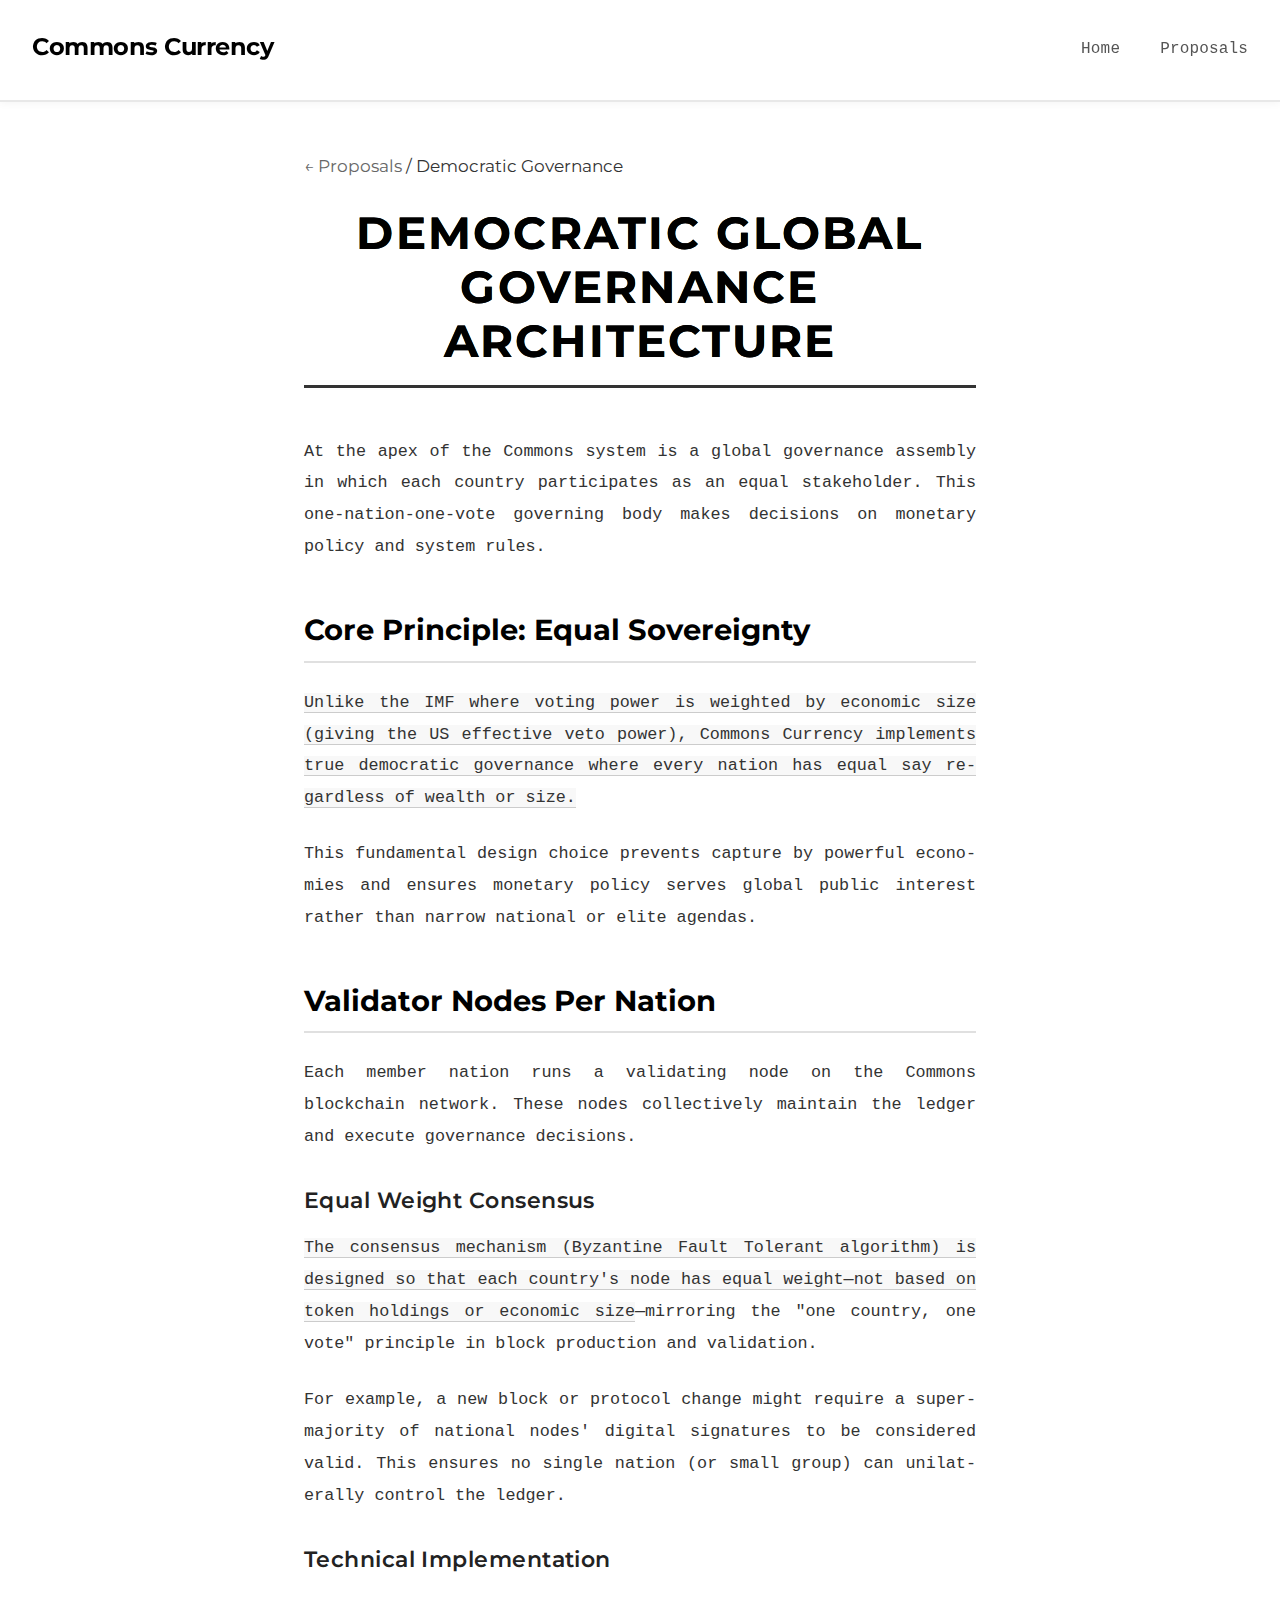
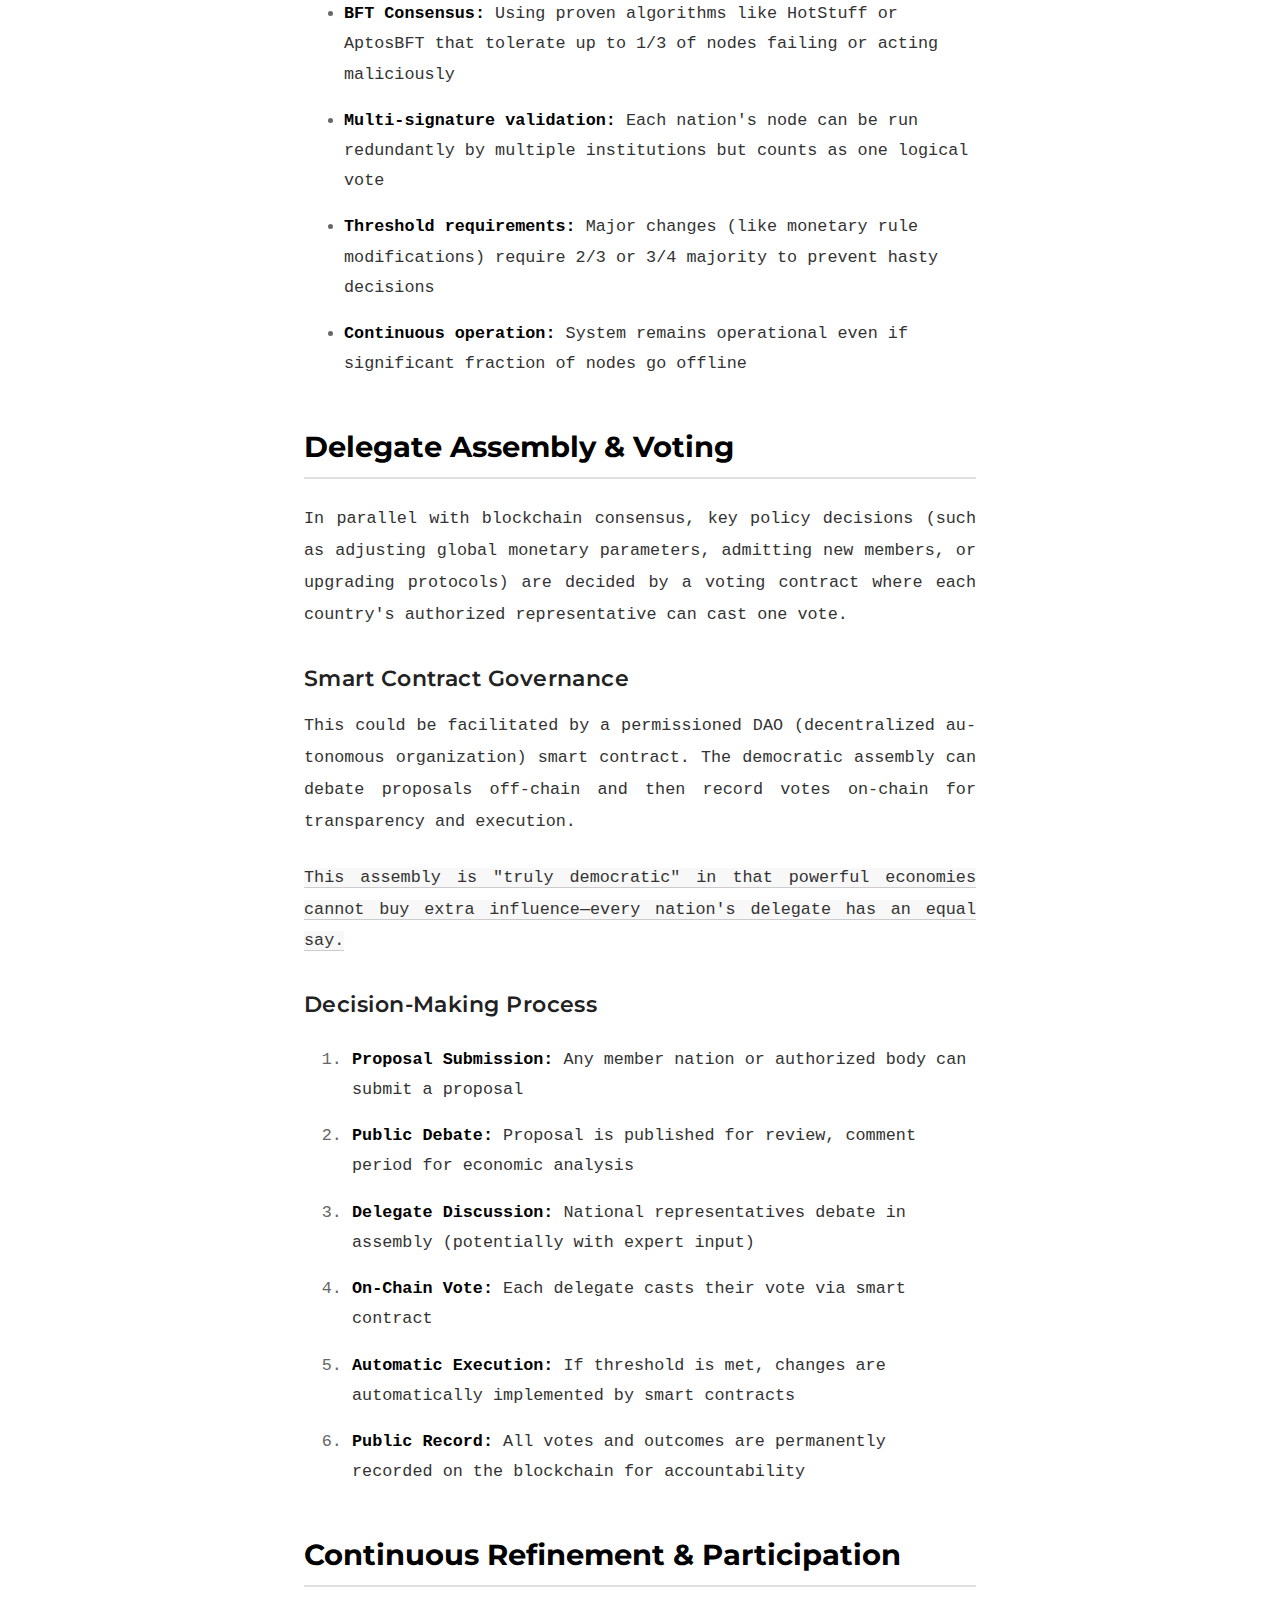
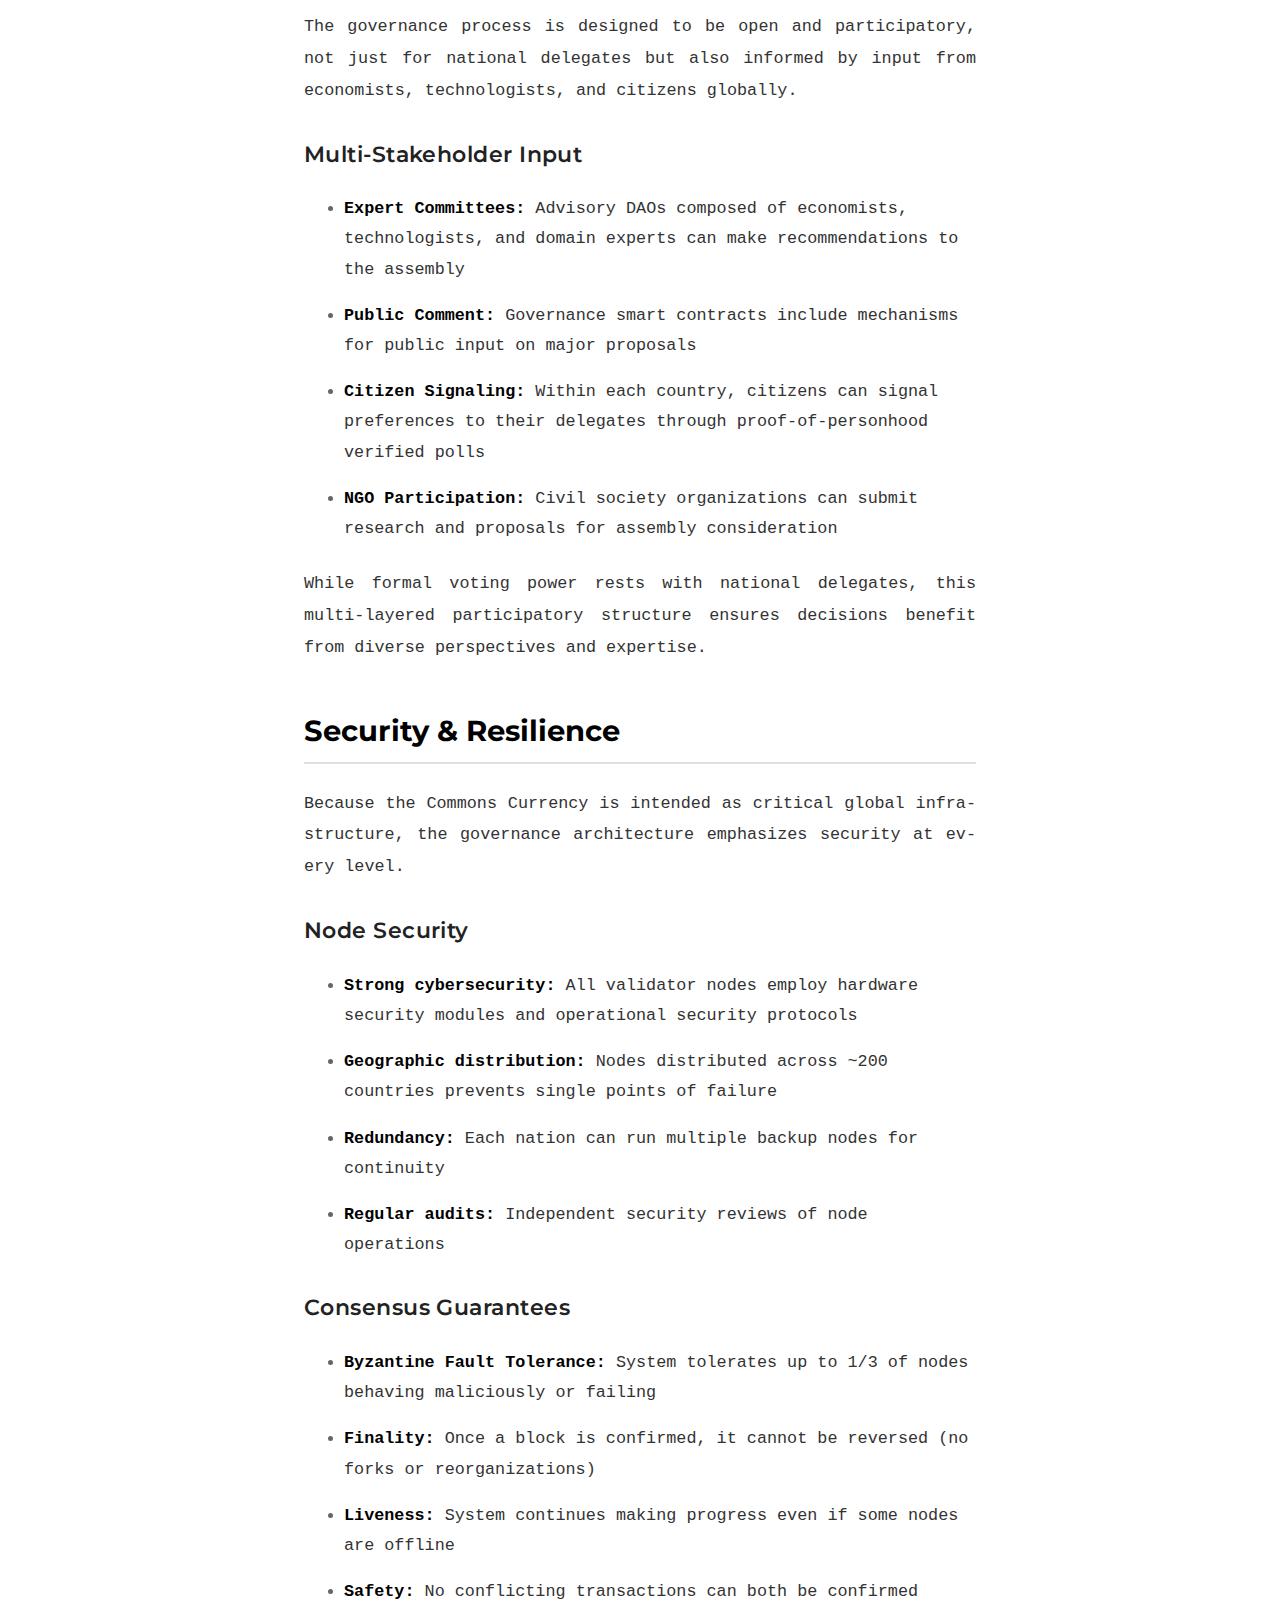
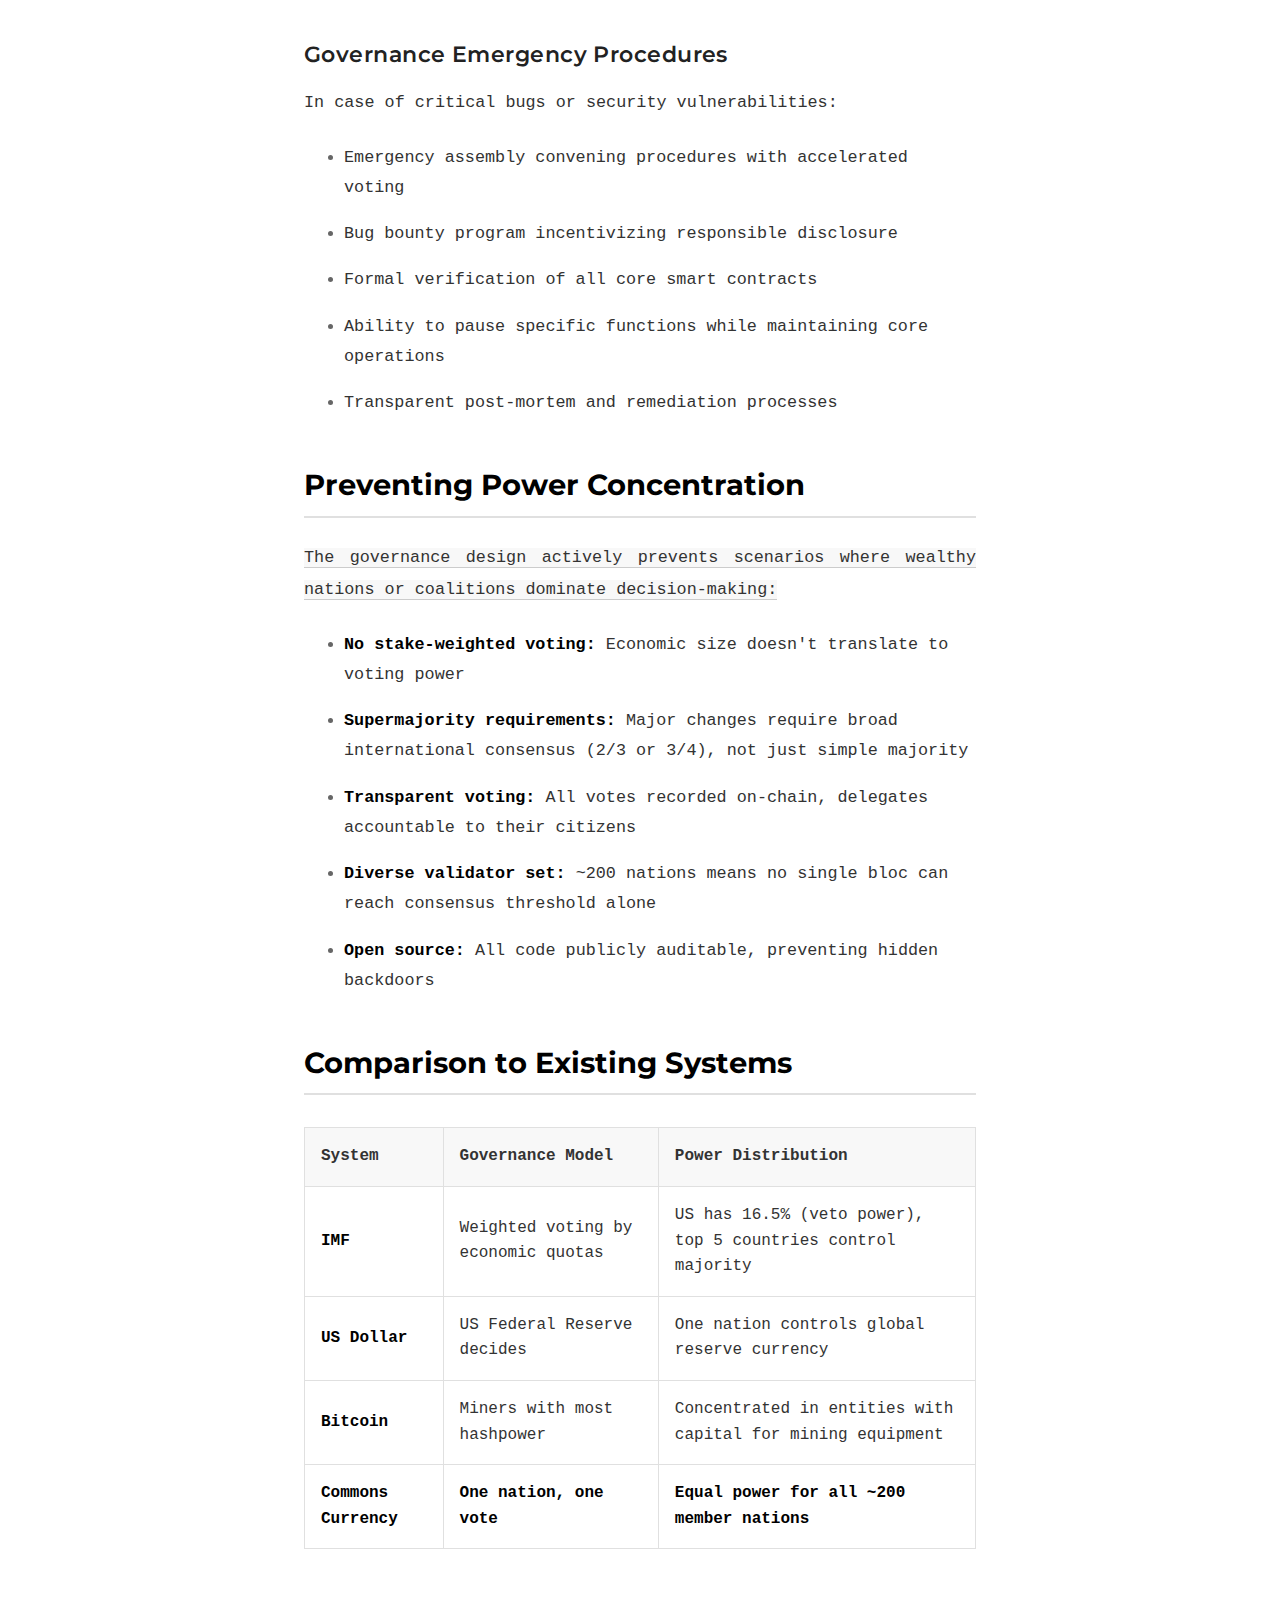
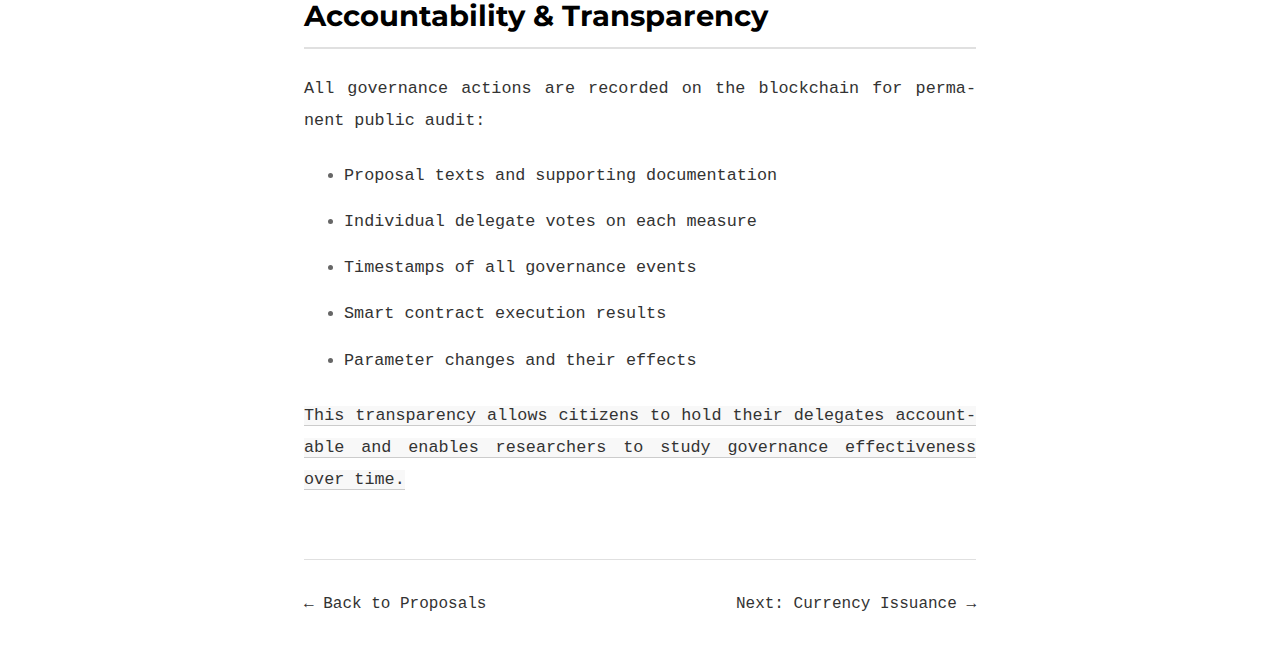
<file: governance.html>
<!DOCTYPE html>
<html lang="en">

<head>
  <meta charset="UTF-8">
  <meta name="viewport" content="width=device-width, initial-scale=1.0">
  <title>Democratic Governance | Commons Currency</title>

  <!-- SEO Meta Tags -->
  <meta name="title" content="Democratic Governance | Commons Currency">
  <meta name="description"
    content="One-nation-one-vote governance architecture for Commons Currency with Byzantine Fault Tolerant consensus and democratic assembly mechanisms.">
  <meta name="author" content="Commons Currency Initiative">
  <meta name="keywords"
    content="democratic governance, one-nation-one-vote, Byzantine Fault Tolerant, BFT consensus, blockchain governance, monetary democracy, validator nodes, global assembly">
  <meta name="robots" content="index, follow">
  <meta name="language" content="English">
  <link rel="canonical" href="https://commonscurrency.org/governance.html">

  <!-- Open Graph / Facebook / WhatsApp -->
  <meta property="og:type" content="article">
  <meta property="og:url" content="https://commonscurrency.org/governance.html">
  <meta property="og:title" content="Democratic Governance | Commons Currency">
  <meta property="og:description"
    content="One-nation-one-vote governance architecture for Commons Currency with Byzantine Fault Tolerant consensus and democratic assembly mechanisms.">
  <meta property="og:image" content="https://commonscurrency.org/favicon.png">
  <meta property="og:site_name" content="Commons Currency">

  <!-- Twitter -->
  <meta property="twitter:card" content="summary_large_image">
  <meta property="twitter:url" content="https://commonscurrency.org/governance.html">
  <meta property="twitter:title" content="Democratic Governance | Commons Currency">
  <meta property="twitter:description"
    content="One-nation-one-vote governance architecture for Commons Currency with Byzantine Fault Tolerant consensus and democratic assembly mechanisms.">
  <meta property="twitter:image" content="https://commonscurrency.org/favicon.png">
  <meta name="twitter:creator" content="@CommonsCurrency">

  <!-- Favicon -->
  <link rel="icon" type="image/png" href="favicon.png">
  <link rel="apple-touch-icon" href="favicon.png">

  <!-- Structured Data -->
  <script type="application/ld+json">
    {
      "@context": "https://schema.org",
      "@type": "Article",
      "headline": "Democratic Global Governance Architecture",
      "description": "One-nation-one-vote governance architecture for Commons Currency with Byzantine Fault Tolerant consensus and democratic assembly mechanisms.",
      "author": {
        "@type": "Organization",
        "name": "Commons Currency"
      },
      "publisher": {
        "@type": "Organization",
        "name": "Commons Currency",
        "logo": {
          "@type": "ImageObject",
          "url": "https://commonscurrency.org/favicon.png"
        }
      },
      "datePublished": "2025-10-20",
      "dateModified": "2025-10-20"
    }
  </script>

  <!-- Google Analytics -->
  <script async src="https://www.googletagmanager.com/gtag/js?id=G-0QMMVJE36S"></script>
  <script>
    window.dataLayer = window.dataLayer || [];
    function gtag() { dataLayer.push(arguments); }
    gtag('js', new Date());
    gtag('config', 'G-0QMMVJE36S');
  </script>

  <link rel="preconnect" href="https://fonts.googleapis.com">
  <link rel="preconnect" href="https://fonts.gstatic.com" crossorigin>
  <link href="https://fonts.googleapis.com/css2?family=Montserrat:wght@300;700&display=swap" rel="stylesheet">

  <link rel="stylesheet" href="styles.css">
</head>

<body>
  <nav>
    <div class="container">
      <a href="index.html" class="logo">Commons Currency</a>
      <ul>
        <li><a href="index.html">Home</a></li>
        <li><a href="proposals.html">Proposals</a></li>
      </ul>
    </div>
  </nav>

  <div class="container">
    <div class="proposal-content">

      <p class="breadcrumbs"><a href="proposals.html">← Proposals</a> / Democratic Governance</p>

      <h1>Democratic Global Governance Architecture</h1>

      <p class="intro-text">At the apex of the Commons system is a global governance assembly in which each country
        participates as an equal stakeholder. This one-nation-one-vote governing body makes decisions on monetary policy
        and system rules.</p>

      <h2>Core Principle: Equal Sovereignty</h2>

      <p><span class="highlight">Unlike the IMF where voting power is weighted by economic size (giving the US effective
          veto power), Commons Currency implements true democratic governance where every nation has equal say
          regardless of wealth or size.</span></p>

      <p>This fundamental design choice prevents capture by powerful economies and ensures monetary policy serves global
        public interest rather than narrow national or elite agendas.</p>

      <h2>Validator Nodes Per Nation</h2>

      <p>Each member nation runs a validating node on the Commons blockchain network. These nodes collectively maintain
        the ledger and execute governance decisions.</p>

      <h3>Equal Weight Consensus</h3>

      <p><span class="highlight">The consensus mechanism (Byzantine Fault Tolerant algorithm) is designed so that each
          country's node has equal weight—not based on token holdings or economic size</span>—mirroring the "one
        country, one vote" principle in block production and validation.</p>

      <p>For example, a new block or protocol change might require a supermajority of national nodes' digital signatures
        to be considered valid. This ensures no single nation (or small group) can unilaterally control the ledger.</p>

      <h3>Technical Implementation</h3>

      <ul>
        <li><strong>BFT Consensus:</strong> Using proven algorithms like HotStuff or AptosBFT that tolerate up to 1/3 of
          nodes failing or acting maliciously</li>
        <li><strong>Multi-signature validation:</strong> Each nation's node can be run redundantly by multiple
          institutions but counts as one logical vote</li>
        <li><strong>Threshold requirements:</strong> Major changes (like monetary rule modifications) require 2/3 or 3/4
          majority to prevent hasty decisions</li>
        <li><strong>Continuous operation:</strong> System remains operational even if significant fraction of nodes go
          offline</li>
      </ul>

      <h2>Delegate Assembly & Voting</h2>

      <p>In parallel with blockchain consensus, key policy decisions (such as adjusting global monetary parameters,
        admitting new members, or upgrading protocols) are decided by a voting contract where each country's authorized
        representative can cast one vote.</p>

      <h3>Smart Contract Governance</h3>

      <p>This could be facilitated by a permissioned DAO (decentralized autonomous organization) smart contract. The
        democratic assembly can debate proposals off-chain and then record votes on-chain for transparency and
        execution.</p>

      <p><span class="highlight">This assembly is "truly democratic" in that powerful economies cannot buy extra
          influence—every nation's delegate has an equal say.</span></p>

      <h3>Decision-Making Process</h3>

      <ol>
        <li><strong>Proposal Submission:</strong> Any member nation or authorized body can submit a proposal</li>
        <li><strong>Public Debate:</strong> Proposal is published for review, comment period for economic analysis</li>
        <li><strong>Delegate Discussion:</strong> National representatives debate in assembly (potentially with expert
          input)</li>
        <li><strong>On-Chain Vote:</strong> Each delegate casts their vote via smart contract</li>
        <li><strong>Automatic Execution:</strong> If threshold is met, changes are automatically implemented by smart
          contracts</li>
        <li><strong>Public Record:</strong> All votes and outcomes are permanently recorded on the blockchain for
          accountability</li>
      </ol>

      <h2>Continuous Refinement & Participation</h2>

      <p>The governance process is designed to be open and participatory, not just for national delegates but also
        informed by input from economists, technologists, and citizens globally.</p>

      <h3>Multi-Stakeholder Input</h3>

      <ul>
        <li><strong>Expert Committees:</strong> Advisory DAOs composed of economists, technologists, and domain experts
          can make recommendations to the assembly</li>
        <li><strong>Public Comment:</strong> Governance smart contracts include mechanisms for public input on major
          proposals</li>
        <li><strong>Citizen Signaling:</strong> Within each country, citizens can signal preferences to their delegates
          through proof-of-personhood verified polls</li>
        <li><strong>NGO Participation:</strong> Civil society organizations can submit research and proposals for
          assembly consideration</li>
      </ul>

      <p>While formal voting power rests with national delegates, this multi-layered participatory structure ensures
        decisions benefit from diverse perspectives and expertise.</p>

      <h2>Security & Resilience</h2>

      <p>Because the Commons Currency is intended as critical global infrastructure, the governance architecture
        emphasizes security at every level.</p>

      <h3>Node Security</h3>

      <ul>
        <li><strong>Strong cybersecurity:</strong> All validator nodes employ hardware security modules and operational
          security protocols</li>
        <li><strong>Geographic distribution:</strong> Nodes distributed across ~200 countries prevents single points of
          failure</li>
        <li><strong>Redundancy:</strong> Each nation can run multiple backup nodes for continuity</li>
        <li><strong>Regular audits:</strong> Independent security reviews of node operations</li>
      </ul>

      <h3>Consensus Guarantees</h3>

      <ul>
        <li><strong>Byzantine Fault Tolerance:</strong> System tolerates up to 1/3 of nodes behaving maliciously or
          failing</li>
        <li><strong>Finality:</strong> Once a block is confirmed, it cannot be reversed (no forks or reorganizations)
        </li>
        <li><strong>Liveness:</strong> System continues making progress even if some nodes are offline</li>
        <li><strong>Safety:</strong> No conflicting transactions can both be confirmed</li>
      </ul>

      <h3>Governance Emergency Procedures</h3>

      <p>In case of critical bugs or security vulnerabilities:</p>

      <ul>
        <li>Emergency assembly convening procedures with accelerated voting</li>
        <li>Bug bounty program incentivizing responsible disclosure</li>
        <li>Formal verification of all core smart contracts</li>
        <li>Ability to pause specific functions while maintaining core operations</li>
        <li>Transparent post-mortem and remediation processes</li>
      </ul>

      <h2>Preventing Power Concentration</h2>

      <p><span class="highlight">The governance design actively prevents scenarios where wealthy nations or coalitions
          dominate decision-making:</span></p>

      <ul>
        <li><strong>No stake-weighted voting:</strong> Economic size doesn't translate to voting power</li>
        <li><strong>Supermajority requirements:</strong> Major changes require broad international consensus (2/3 or
          3/4), not just simple majority</li>
        <li><strong>Transparent voting:</strong> All votes recorded on-chain, delegates accountable to their citizens
        </li>
        <li><strong>Diverse validator set:</strong> ~200 nations means no single bloc can reach consensus threshold
          alone</li>
        <li><strong>Open source:</strong> All code publicly auditable, preventing hidden backdoors</li>
      </ul>

      <h2>Comparison to Existing Systems</h2>

      <table style="width: 100%; border-collapse: collapse; margin: 2rem 0;">
        <tr style="background: #f8f8f8;">
          <th style="padding: 1rem; text-align: left; border: 1px solid #e0e0e0;">System</th>
          <th style="padding: 1rem; text-align: left; border: 1px solid #e0e0e0;">Governance Model</th>
          <th style="padding: 1rem; text-align: left; border: 1px solid #e0e0e0;">Power Distribution</th>
        </tr>
        <tr>
          <td style="padding: 1rem; border: 1px solid #e0e0e0;"><strong>IMF</strong></td>
          <td style="padding: 1rem; border: 1px solid #e0e0e0;">Weighted voting by economic quotas</td>
          <td style="padding: 1rem; border: 1px solid #e0e0e0;">US has 16.5% (veto power), top 5 countries control
            majority</td>
        </tr>
        <tr>
          <td style="padding: 1rem; border: 1px solid #e0e0e0;"><strong>US Dollar</strong></td>
          <td style="padding: 1rem; border: 1px solid #e0e0e0;">US Federal Reserve decides</td>
          <td style="padding: 1rem; border: 1px solid #e0e0e0;">One nation controls global reserve currency</td>
        </tr>
        <tr>
          <td style="padding: 1rem; border: 1px solid #e0e0e0;"><strong>Bitcoin</strong></td>
          <td style="padding: 1rem; border: 1px solid #e0e0e0;">Miners with most hashpower</td>
          <td style="padding: 1rem; border: 1px solid #e0e0e0;">Concentrated in entities with capital for mining
            equipment</td>
        </tr>
        <tr>
          <td style="padding: 1rem; border: 1px solid #e0e0e0;"><strong>Commons Currency</strong></td>
          <td style="padding: 1rem; border: 1px solid #e0e0e0;"><strong>One nation, one vote</strong></td>
          <td style="padding: 1rem; border: 1px solid #e0e0e0;"><strong>Equal power for all ~200 member nations</strong>
          </td>
        </tr>
      </table>

      <h2>Accountability & Transparency</h2>

      <p>All governance actions are recorded on the blockchain for permanent public audit:</p>

      <ul>
        <li>Proposal texts and supporting documentation</li>
        <li>Individual delegate votes on each measure</li>
        <li>Timestamps of all governance events</li>
        <li>Smart contract execution results</li>
        <li>Parameter changes and their effects</li>
      </ul>

      <p><span class="highlight">This transparency allows citizens to hold their delegates accountable and enables
          researchers to study governance effectiveness over time.</span></p>

      <div class="doc-navigation">
        <a href="proposals.html">← Back to Proposals</a>
        <a href="currency-issuance.html">Next: Currency Issuance →</a>
      </div>

    </div>
  </div>

  <style>
    .breadcrumbs {
      color: #666;
      font-size: 0.9rem;
      margin-bottom: 2rem;
    }

    .breadcrumbs a {
      color: #666;
      text-decoration: none;
    }

    .breadcrumbs a:hover {
      text-decoration: underline;
    }

    .doc-navigation {
      display: flex;
      justify-content: space-between;
      margin-top: 4rem;
      padding-top: 2rem;
      border-top: 1px solid #e0e0e0;
    }

    .doc-navigation a {
      color: #333;
      text-decoration: none;
      font-weight: 500;
    }

    .doc-navigation a:hover {
      text-decoration: underline;
    }
  </style>
</body>

</html>
</file>
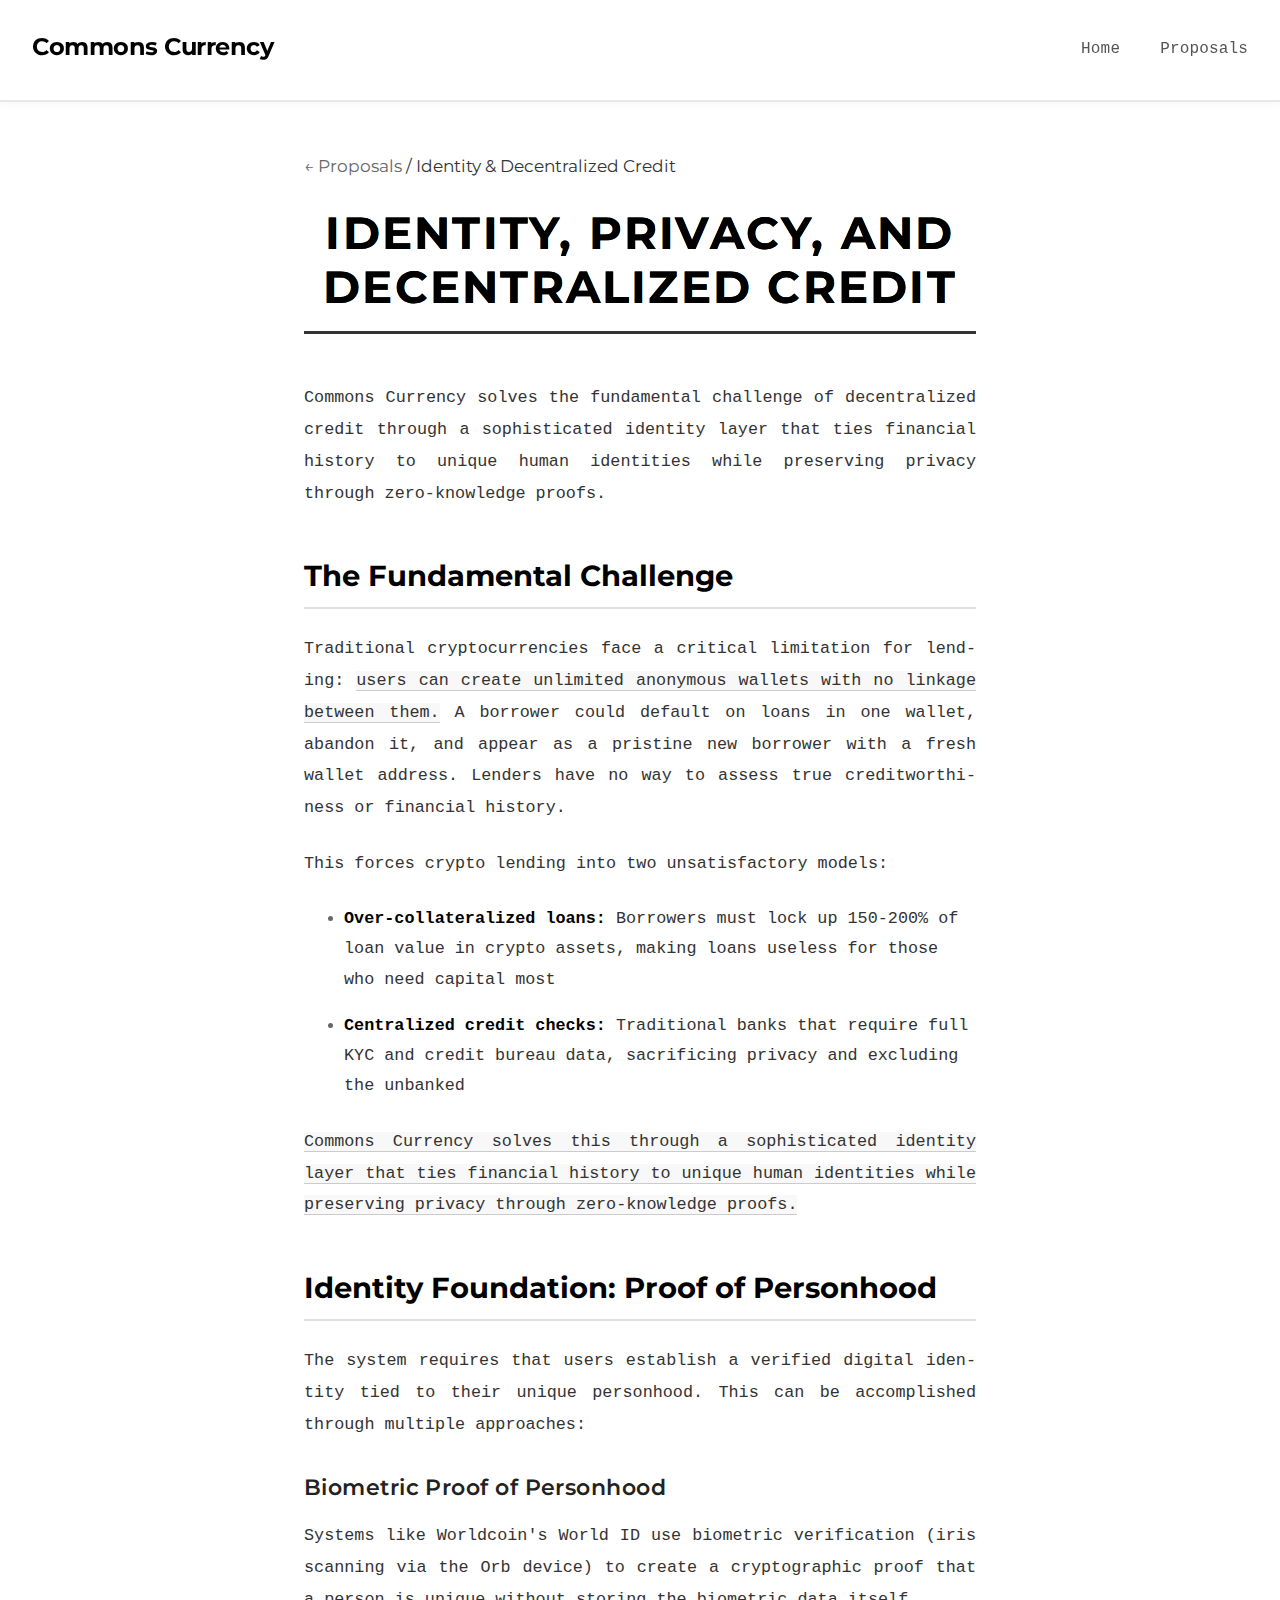
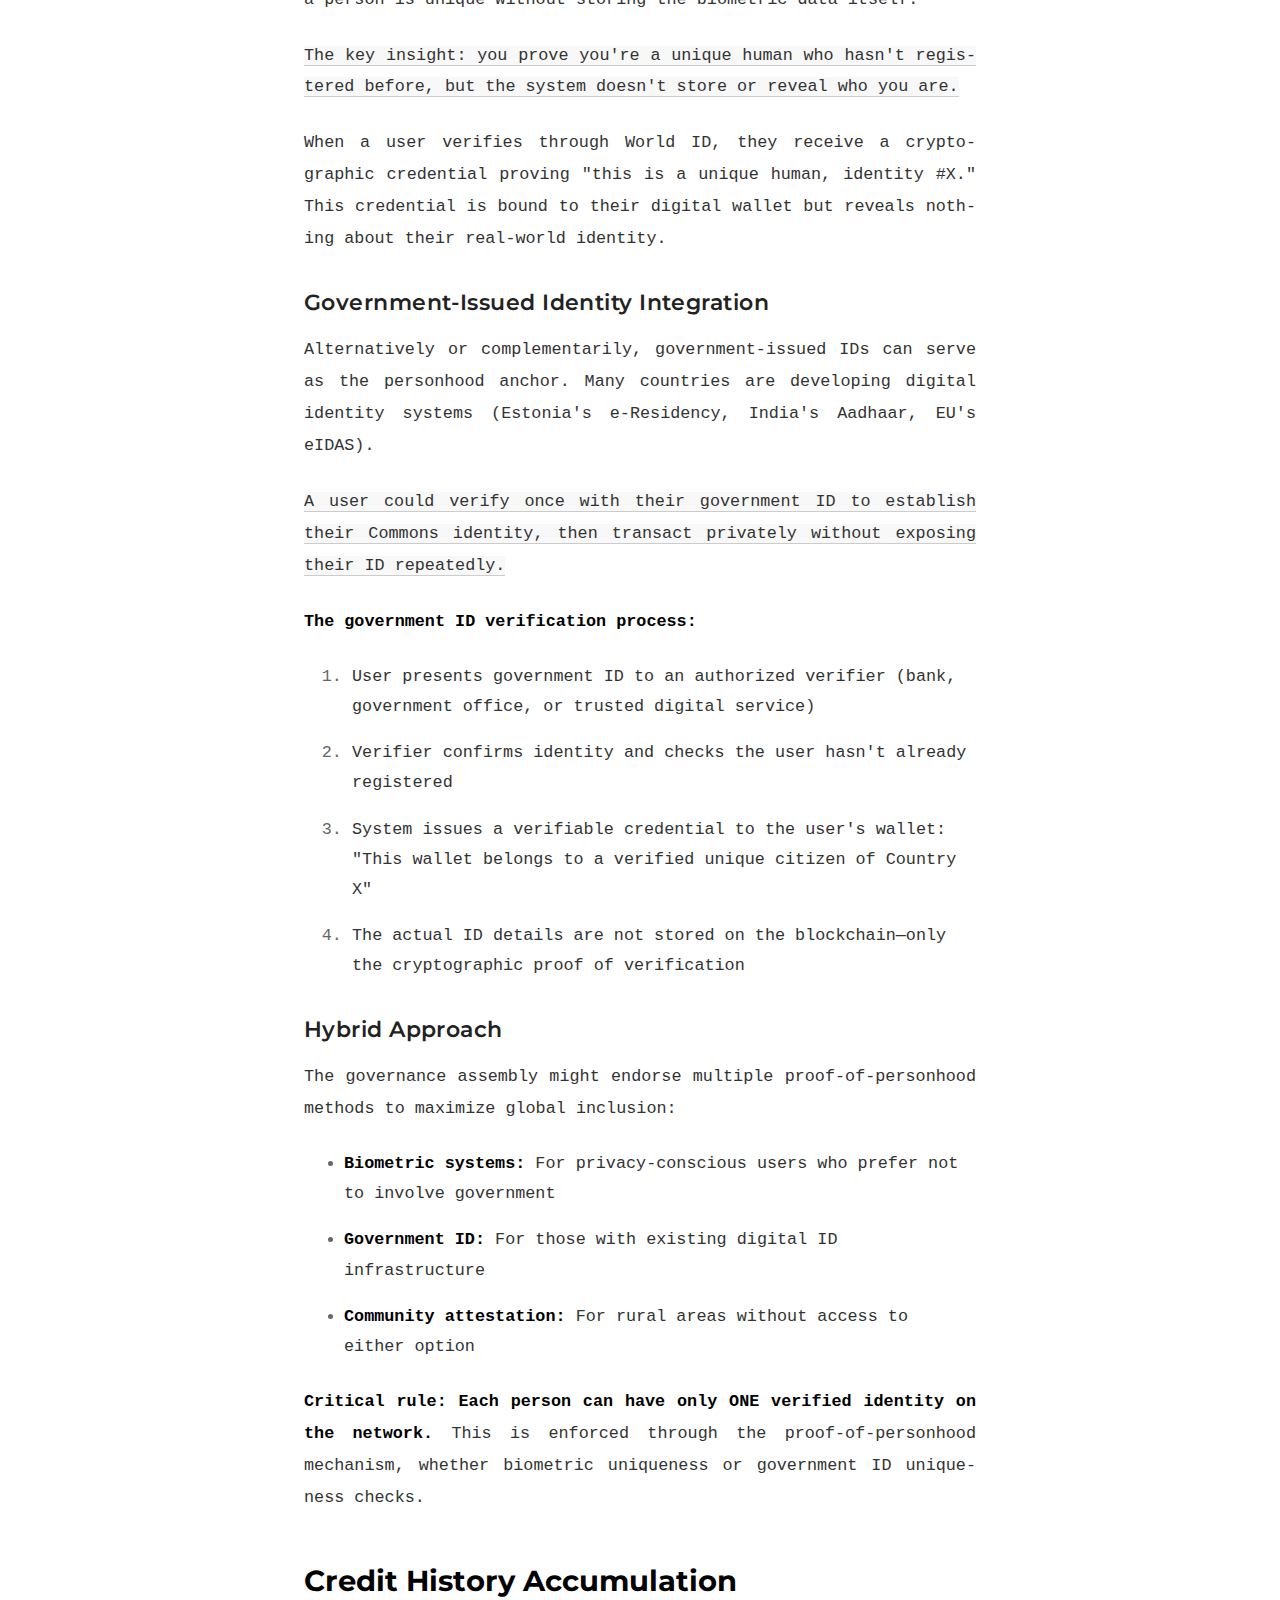
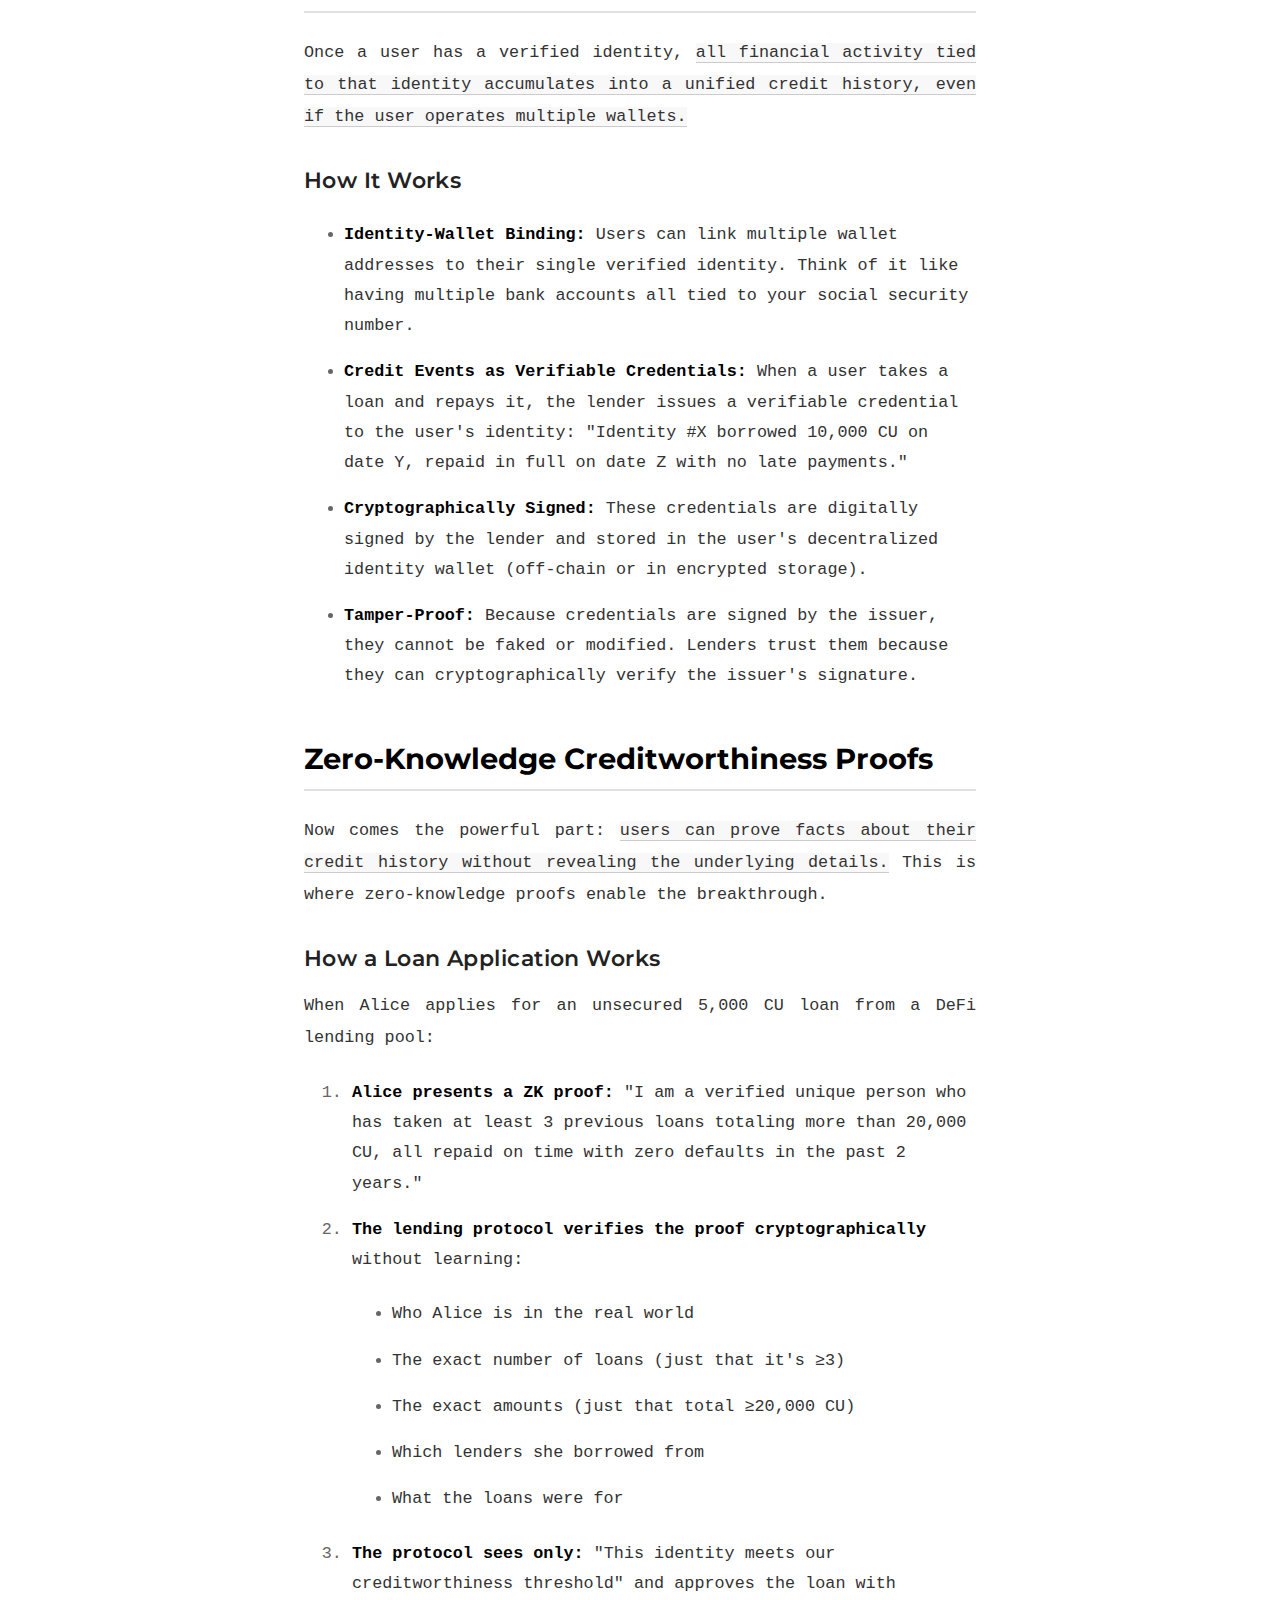
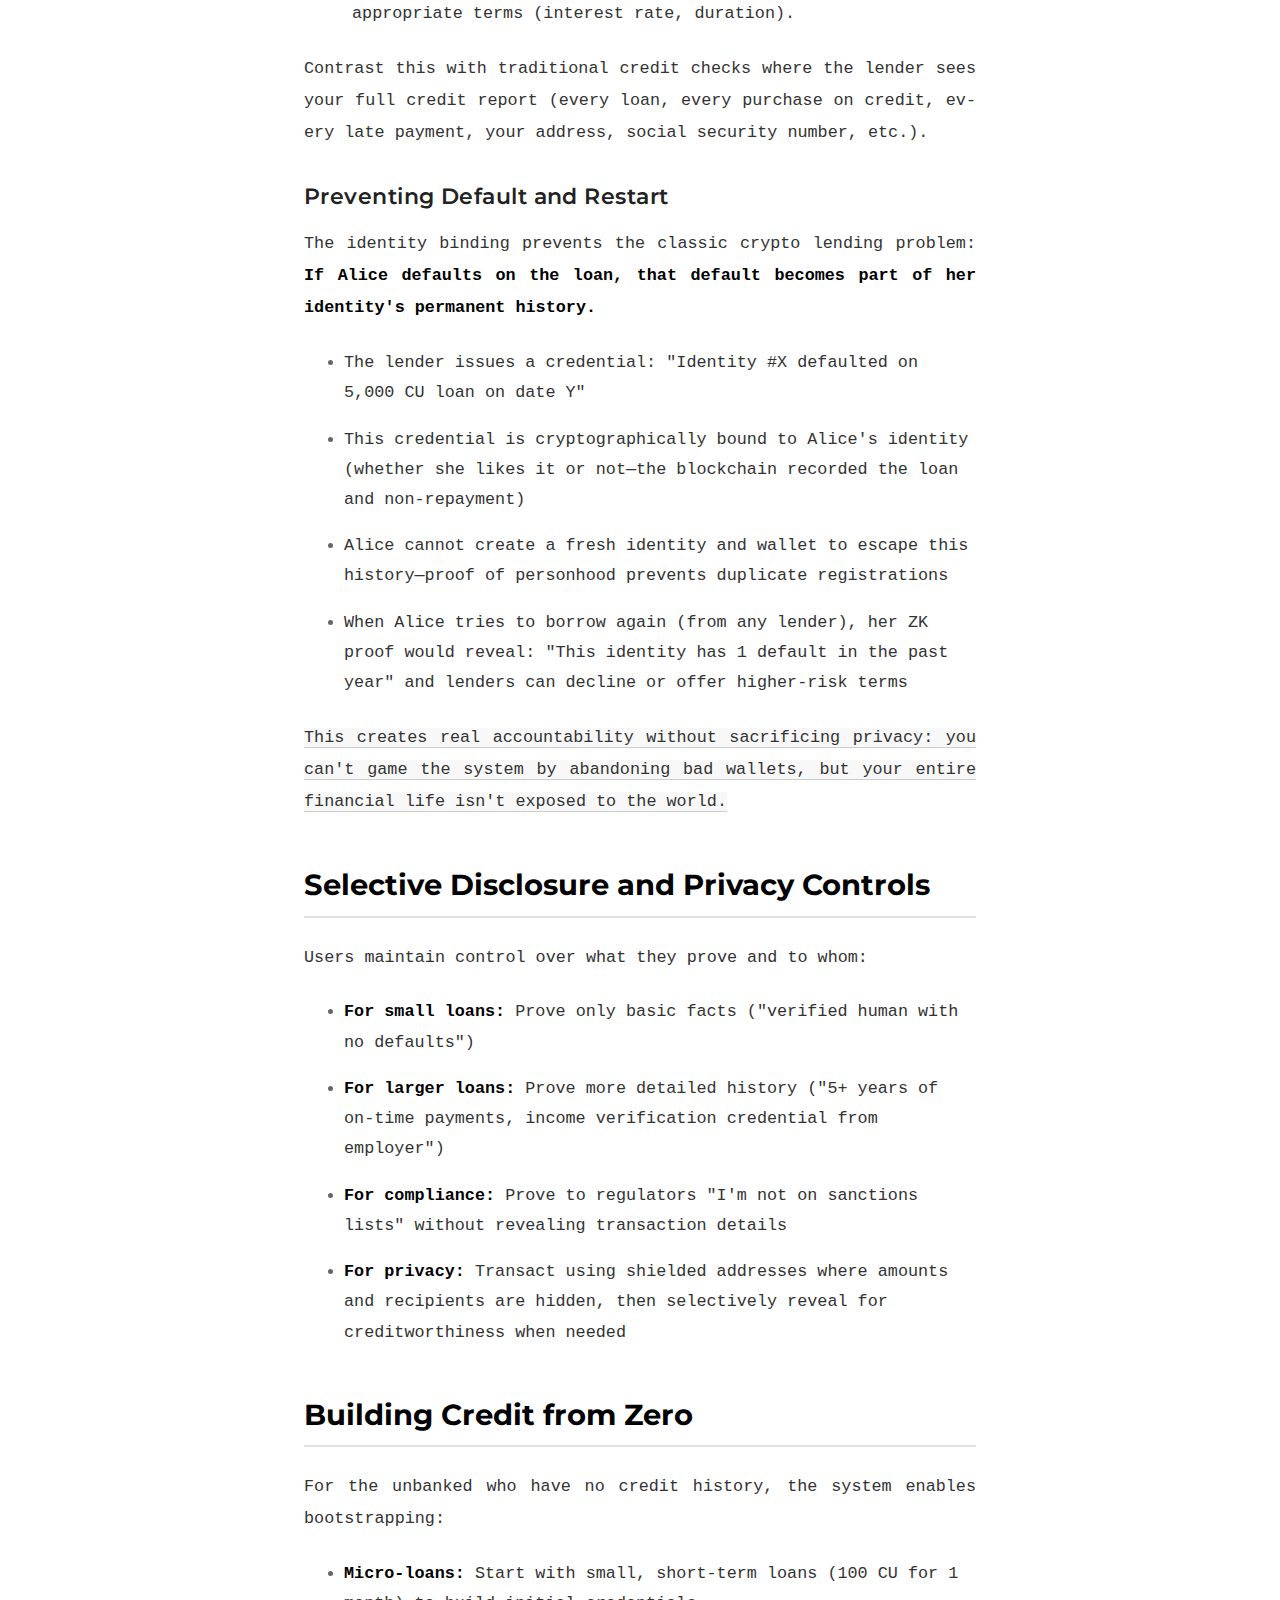
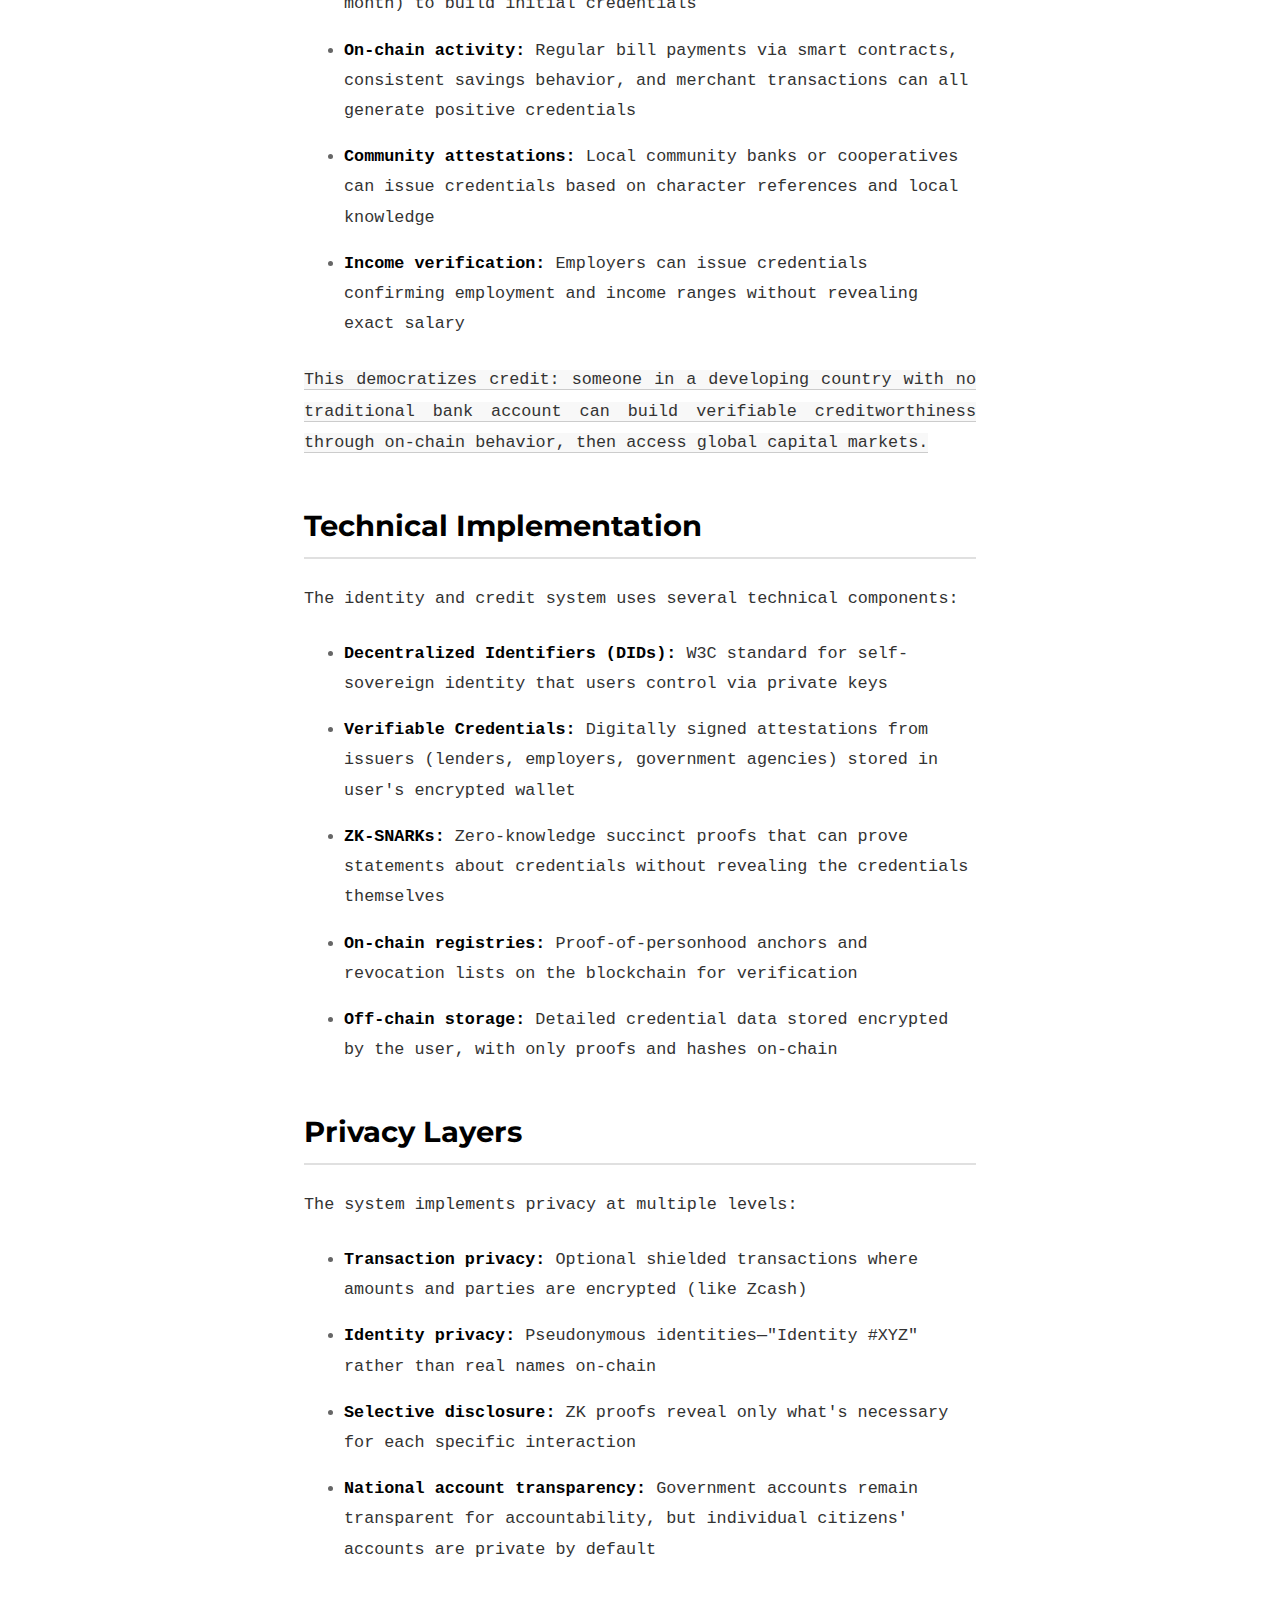
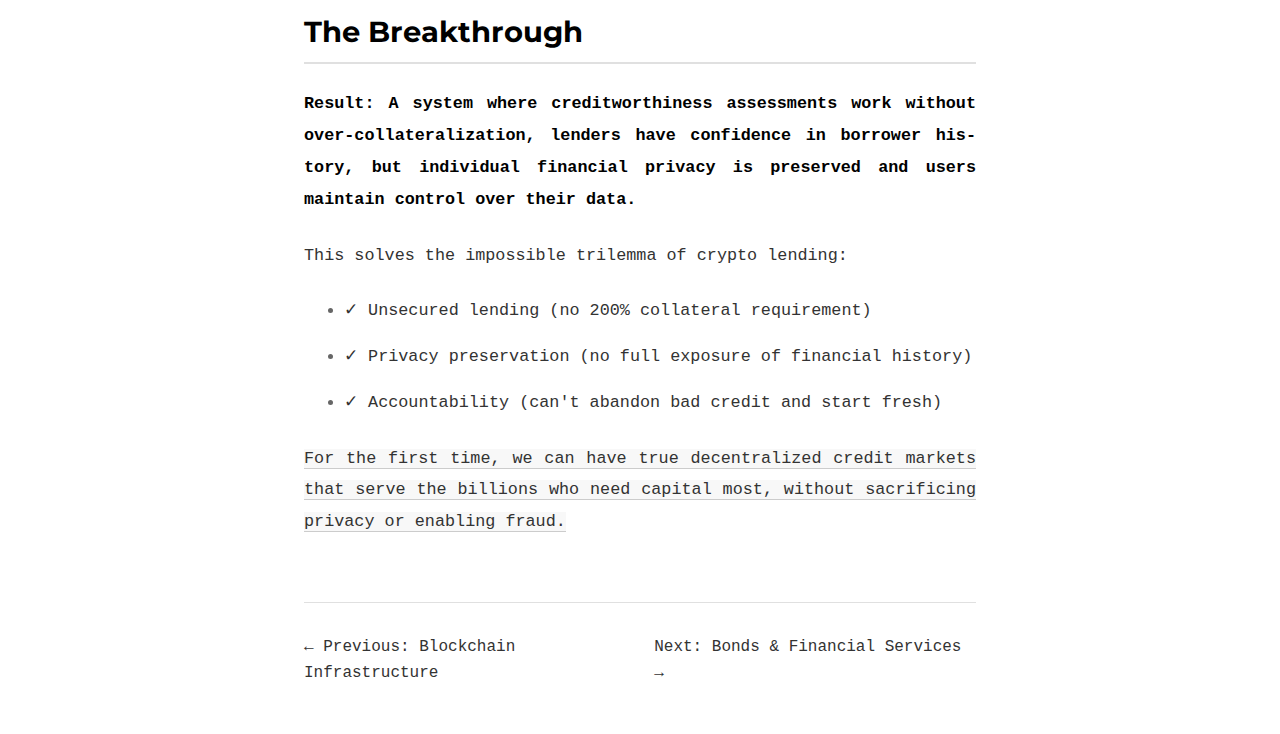
<file: identity-credit.html>
<!DOCTYPE html>
<html lang="en">

<head>
  <meta charset="UTF-8">
  <meta name="viewport" content="width=device-width, initial-scale=1.0">
  <title>Identity & Decentralized Credit | Commons Currency</title>

  <!-- SEO Meta Tags -->
  <meta name="title" content="Identity & Decentralized Credit | Commons Currency">
  <meta name="description"
    content="Proof of personhood, zero-knowledge creditworthiness proofs, and how Commons enables unsecured lending without over-collateralization while preserving privacy.">
  <meta name="author" content="Commons Currency Initiative">
  <meta name="keywords"
    content="decentralized credit, proof of personhood, zero-knowledge proofs, creditworthiness, unsecured lending, decentralized identity, DeFi credit, privacy-preserving credit">
  <meta name="robots" content="index, follow">
  <meta name="language" content="English">
  <link rel="canonical" href="https://commonscurrency.org/identity-credit.html">

  <!-- Open Graph / Facebook / WhatsApp -->
  <meta property="og:type" content="article">
  <meta property="og:url" content="https://commonscurrency.org/identity-credit.html">
  <meta property="og:title" content="Identity & Decentralized Credit | Commons Currency">
  <meta property="og:description"
    content="Proof of personhood, zero-knowledge creditworthiness proofs, and how Commons enables unsecured lending without over-collateralization while preserving privacy.">
  <meta property="og:image" content="https://commonscurrency.org/favicon.png">
  <meta property="og:site_name" content="Commons Currency">

  <!-- Twitter -->
  <meta property="twitter:card" content="summary_large_image">
  <meta property="twitter:url" content="https://commonscurrency.org/identity-credit.html">
  <meta property="twitter:title" content="Identity & Decentralized Credit | Commons Currency">
  <meta property="twitter:description"
    content="Proof of personhood, zero-knowledge creditworthiness proofs, and how Commons enables unsecured lending without over-collateralization while preserving privacy.">
  <meta property="twitter:image" content="https://commonscurrency.org/favicon.png">
  <meta name="twitter:creator" content="@CommonsCurrency">

  <!-- Favicon -->
  <link rel="icon" type="image/png" href="favicon.png">
  <link rel="apple-touch-icon" href="favicon.png">

  <!-- Structured Data -->
  <script type="application/ld+json">
    {
      "@context": "https://schema.org",
      "@type": "TechArticle",
      "headline": "Identity & Decentralized Credit",
      "description": "Proof of personhood, zero-knowledge creditworthiness proofs, and how Commons enables unsecured lending without over-collateralization while preserving privacy.",
      "author": {
        "@type": "Organization",
        "name": "Commons Currency"
      },
      "publisher": {
        "@type": "Organization",
        "name": "Commons Currency",
        "logo": {
          "@type": "ImageObject",
          "url": "https://commonscurrency.org/favicon.png"
        }
      },
      "datePublished": "2025-10-20",
      "dateModified": "2025-10-20"
    }
  </script>

  <!-- Google Analytics -->
  <script async src="https://www.googletagmanager.com/gtag/js?id=G-0QMMVJE36S"></script>
  <script>
    window.dataLayer = window.dataLayer || [];
    function gtag() { dataLayer.push(arguments); }
    gtag('js', new Date());
    gtag('config', 'G-0QMMVJE36S');
  </script>

  <link rel="preconnect" href="https://fonts.googleapis.com">
  <link rel="preconnect" href="https://fonts.gstatic.com" crossorigin>
  <link href="https://fonts.googleapis.com/css2?family=Montserrat:wght@300;700&display=swap" rel="stylesheet">

  <link rel="stylesheet" href="styles.css">
</head>

<body>
  <nav>
    <div class="container">
      <a href="index.html" class="logo">Commons Currency</a>
      <ul>
        <li><a href="index.html">Home</a></li>
        <li><a href="proposals.html">Proposals</a></li>
      </ul>
    </div>
  </nav>

  <div class="container">
    <div class="proposal-content">

      <p class="breadcrumbs"><a href="proposals.html">← Proposals</a> / Identity & Decentralized Credit</p>

      <h1>Identity, Privacy, and Decentralized Credit</h1>

      <p class="intro-text">Commons Currency solves the fundamental challenge of decentralized credit through a
        sophisticated identity layer that ties financial history to unique human identities while preserving privacy
        through zero-knowledge proofs.</p>

      <h2>The Fundamental Challenge</h2>

      <p>Traditional cryptocurrencies face a critical limitation for lending: <span class="highlight">users can create
          unlimited anonymous wallets with no linkage between them.</span> A borrower could default on loans in one
        wallet, abandon it, and appear as a pristine new borrower with a fresh wallet address. Lenders have no way to
        assess true creditworthiness or financial history.</p>

      <p>This forces crypto lending into two unsatisfactory models:</p>

      <ul>
        <li><strong>Over-collateralized loans:</strong> Borrowers must lock up 150-200% of loan value in crypto assets,
          making loans useless for those who need capital most</li>
        <li><strong>Centralized credit checks:</strong> Traditional banks that require full KYC and credit bureau data,
          sacrificing privacy and excluding the unbanked</li>
      </ul>

      <p><span class="highlight">Commons Currency solves this through a sophisticated identity layer that ties financial
          history to unique human identities while preserving privacy through zero-knowledge proofs.</span></p>

      <h2>Identity Foundation: Proof of Personhood</h2>

      <p>The system requires that users establish a verified digital identity tied to their unique personhood. This can
        be accomplished through multiple approaches:</p>

      <h3>Biometric Proof of Personhood</h3>

      <p>Systems like Worldcoin's World ID use biometric verification (iris scanning via the Orb device) to create a
        cryptographic proof that a person is unique without storing the biometric data itself.</p>

      <p><span class="highlight">The key insight: you prove you're a unique human who hasn't registered before, but the
          system doesn't store or reveal who you are.</span></p>

      <p>When a user verifies through World ID, they receive a cryptographic credential proving "this is a unique human,
        identity #X." This credential is bound to their digital wallet but reveals nothing about their real-world
        identity.</p>

      <h3>Government-Issued Identity Integration</h3>

      <p>Alternatively or complementarily, government-issued IDs can serve as the personhood anchor. Many countries are
        developing digital identity systems (Estonia's e-Residency, India's Aadhaar, EU's eIDAS).</p>

      <p><span class="highlight">A user could verify once with their government ID to establish their Commons identity,
          then transact privately without exposing their ID repeatedly.</span></p>

      <p><strong>The government ID verification process:</strong></p>

      <ol>
        <li>User presents government ID to an authorized verifier (bank, government office, or trusted digital service)
        </li>
        <li>Verifier confirms identity and checks the user hasn't already registered</li>
        <li>System issues a verifiable credential to the user's wallet: "This wallet belongs to a verified unique
          citizen of Country X"</li>
        <li>The actual ID details are not stored on the blockchain—only the cryptographic proof of verification</li>
      </ol>

      <h3>Hybrid Approach</h3>

      <p>The governance assembly might endorse multiple proof-of-personhood methods to maximize global inclusion:</p>

      <ul>
        <li><strong>Biometric systems:</strong> For privacy-conscious users who prefer not to involve government</li>
        <li><strong>Government ID:</strong> For those with existing digital ID infrastructure</li>
        <li><strong>Community attestation:</strong> For rural areas without access to either option</li>
      </ul>

      <p><strong>Critical rule: Each person can have only ONE verified identity on the network.</strong> This is
        enforced through the proof-of-personhood mechanism, whether biometric uniqueness or government ID uniqueness
        checks.</p>

      <h2>Credit History Accumulation</h2>

      <p>Once a user has a verified identity, <span class="highlight">all financial activity tied to that identity
          accumulates into a unified credit history, even if the user operates multiple wallets.</span></p>

      <h3>How It Works</h3>

      <ul>
        <li><strong>Identity-Wallet Binding:</strong> Users can link multiple wallet addresses to their single verified
          identity. Think of it like having multiple bank accounts all tied to your social security number.</li>
        <li><strong>Credit Events as Verifiable Credentials:</strong> When a user takes a loan and repays it, the lender
          issues a verifiable credential to the user's identity: "Identity #X borrowed 10,000 CU on date Y, repaid in
          full on date Z with no late payments."</li>
        <li><strong>Cryptographically Signed:</strong> These credentials are digitally signed by the lender and stored
          in the user's decentralized identity wallet (off-chain or in encrypted storage).</li>
        <li><strong>Tamper-Proof:</strong> Because credentials are signed by the issuer, they cannot be faked or
          modified. Lenders trust them because they can cryptographically verify the issuer's signature.</li>
      </ul>

      <h2>Zero-Knowledge Creditworthiness Proofs</h2>

      <p>Now comes the powerful part: <span class="highlight">users can prove facts about their credit history without
          revealing the underlying details.</span> This is where zero-knowledge proofs enable the breakthrough.</p>

      <h3>How a Loan Application Works</h3>

      <p>When Alice applies for an unsecured 5,000 CU loan from a DeFi lending pool:</p>

      <ol>
        <li><strong>Alice presents a ZK proof:</strong> "I am a verified unique person who has taken at least 3 previous
          loans totaling more than 20,000 CU, all repaid on time with zero defaults in the past 2 years."</li>
        <li><strong>The lending protocol verifies the proof cryptographically</strong> without learning:
          <ul>
            <li>Who Alice is in the real world</li>
            <li>The exact number of loans (just that it's ≥3)</li>
            <li>The exact amounts (just that total ≥20,000 CU)</li>
            <li>Which lenders she borrowed from</li>
            <li>What the loans were for</li>
          </ul>
        </li>
        <li><strong>The protocol sees only:</strong> "This identity meets our creditworthiness threshold" and approves
          the loan with appropriate terms (interest rate, duration).</li>
      </ol>

      <p>Contrast this with traditional credit checks where the lender sees your full credit report (every loan, every
        purchase on credit, every late payment, your address, social security number, etc.).</p>

      <h3>Preventing Default and Restart</h3>

      <p>The identity binding prevents the classic crypto lending problem: <strong>If Alice defaults on the loan, that
          default becomes part of her identity's permanent history.</strong></p>

      <ul>
        <li>The lender issues a credential: "Identity #X defaulted on 5,000 CU loan on date Y"</li>
        <li>This credential is cryptographically bound to Alice's identity (whether she likes it or not—the blockchain
          recorded the loan and non-repayment)</li>
        <li>Alice cannot create a fresh identity and wallet to escape this history—proof of personhood prevents
          duplicate registrations</li>
        <li>When Alice tries to borrow again (from any lender), her ZK proof would reveal: "This identity has 1 default
          in the past year" and lenders can decline or offer higher-risk terms</li>
      </ul>

      <p><span class="highlight">This creates real accountability without sacrificing privacy: you can't game the system
          by abandoning bad wallets, but your entire financial life isn't exposed to the world.</span></p>

      <h2>Selective Disclosure and Privacy Controls</h2>

      <p>Users maintain control over what they prove and to whom:</p>

      <ul>
        <li><strong>For small loans:</strong> Prove only basic facts ("verified human with no defaults")</li>
        <li><strong>For larger loans:</strong> Prove more detailed history ("5+ years of on-time payments, income
          verification credential from employer")</li>
        <li><strong>For compliance:</strong> Prove to regulators "I'm not on sanctions lists" without revealing
          transaction details</li>
        <li><strong>For privacy:</strong> Transact using shielded addresses where amounts and recipients are hidden,
          then selectively reveal for creditworthiness when needed</li>
      </ul>

      <h2>Building Credit from Zero</h2>

      <p>For the unbanked who have no credit history, the system enables bootstrapping:</p>

      <ul>
        <li><strong>Micro-loans:</strong> Start with small, short-term loans (100 CU for 1 month) to build initial
          credentials</li>
        <li><strong>On-chain activity:</strong> Regular bill payments via smart contracts, consistent savings behavior,
          and merchant transactions can all generate positive credentials</li>
        <li><strong>Community attestations:</strong> Local community banks or cooperatives can issue credentials based
          on character references and local knowledge</li>
        <li><strong>Income verification:</strong> Employers can issue credentials confirming employment and income
          ranges without revealing exact salary</li>
      </ul>

      <p><span class="highlight">This democratizes credit: someone in a developing country with no traditional bank
          account can build verifiable creditworthiness through on-chain behavior, then access global capital
          markets.</span></p>

      <h2>Technical Implementation</h2>

      <p>The identity and credit system uses several technical components:</p>

      <ul>
        <li><strong>Decentralized Identifiers (DIDs):</strong> W3C standard for self-sovereign identity that users
          control via private keys</li>
        <li><strong>Verifiable Credentials:</strong> Digitally signed attestations from issuers (lenders, employers,
          government agencies) stored in user's encrypted wallet</li>
        <li><strong>ZK-SNARKs:</strong> Zero-knowledge succinct proofs that can prove statements about credentials
          without revealing the credentials themselves</li>
        <li><strong>On-chain registries:</strong> Proof-of-personhood anchors and revocation lists on the blockchain for
          verification</li>
        <li><strong>Off-chain storage:</strong> Detailed credential data stored encrypted by the user, with only proofs
          and hashes on-chain</li>
      </ul>

      <h2>Privacy Layers</h2>

      <p>The system implements privacy at multiple levels:</p>

      <ul>
        <li><strong>Transaction privacy:</strong> Optional shielded transactions where amounts and parties are encrypted
          (like Zcash)</li>
        <li><strong>Identity privacy:</strong> Pseudonymous identities—"Identity #XYZ" rather than real names on-chain
        </li>
        <li><strong>Selective disclosure:</strong> ZK proofs reveal only what's necessary for each specific interaction
        </li>
        <li><strong>National account transparency:</strong> Government accounts remain transparent for accountability,
          but individual citizens' accounts are private by default</li>
      </ul>

      <h2>The Breakthrough</h2>

      <p><strong>Result: A system where creditworthiness assessments work without over-collateralization, lenders have
          confidence in borrower history, but individual financial privacy is preserved and users maintain control over
          their data.</strong></p>

      <p>This solves the impossible trilemma of crypto lending:</p>

      <ul>
        <li>✓ Unsecured lending (no 200% collateral requirement)</li>
        <li>✓ Privacy preservation (no full exposure of financial history)</li>
        <li>✓ Accountability (can't abandon bad credit and start fresh)</li>
      </ul>

      <p><span class="highlight">For the first time, we can have true decentralized credit markets that serve the
          billions who need capital most, without sacrificing privacy or enabling fraud.</span></p>

      <div class="doc-navigation">
        <a href="blockchain-tech.html">← Previous: Blockchain Infrastructure</a>
        <a href="bonds-financial.html">Next: Bonds & Financial Services →</a>
      </div>

    </div>
  </div>

  <style>
    .breadcrumbs {
      color: #666;
      font-size: 0.9rem;
      margin-bottom: 2rem;
    }

    .breadcrumbs a {
      color: #666;
      text-decoration: none;
    }

    .breadcrumbs a:hover {
      text-decoration: underline;
    }

    .doc-navigation {
      display: flex;
      justify-content: space-between;
      margin-top: 4rem;
      padding-top: 2rem;
      border-top: 1px solid #e0e0e0;
    }

    .doc-navigation a {
      color: #333;
      text-decoration: none;
      font-weight: 500;
    }

    .doc-navigation a:hover {
      text-decoration: underline;
    }
  </style>
</body>

</html>
</file>
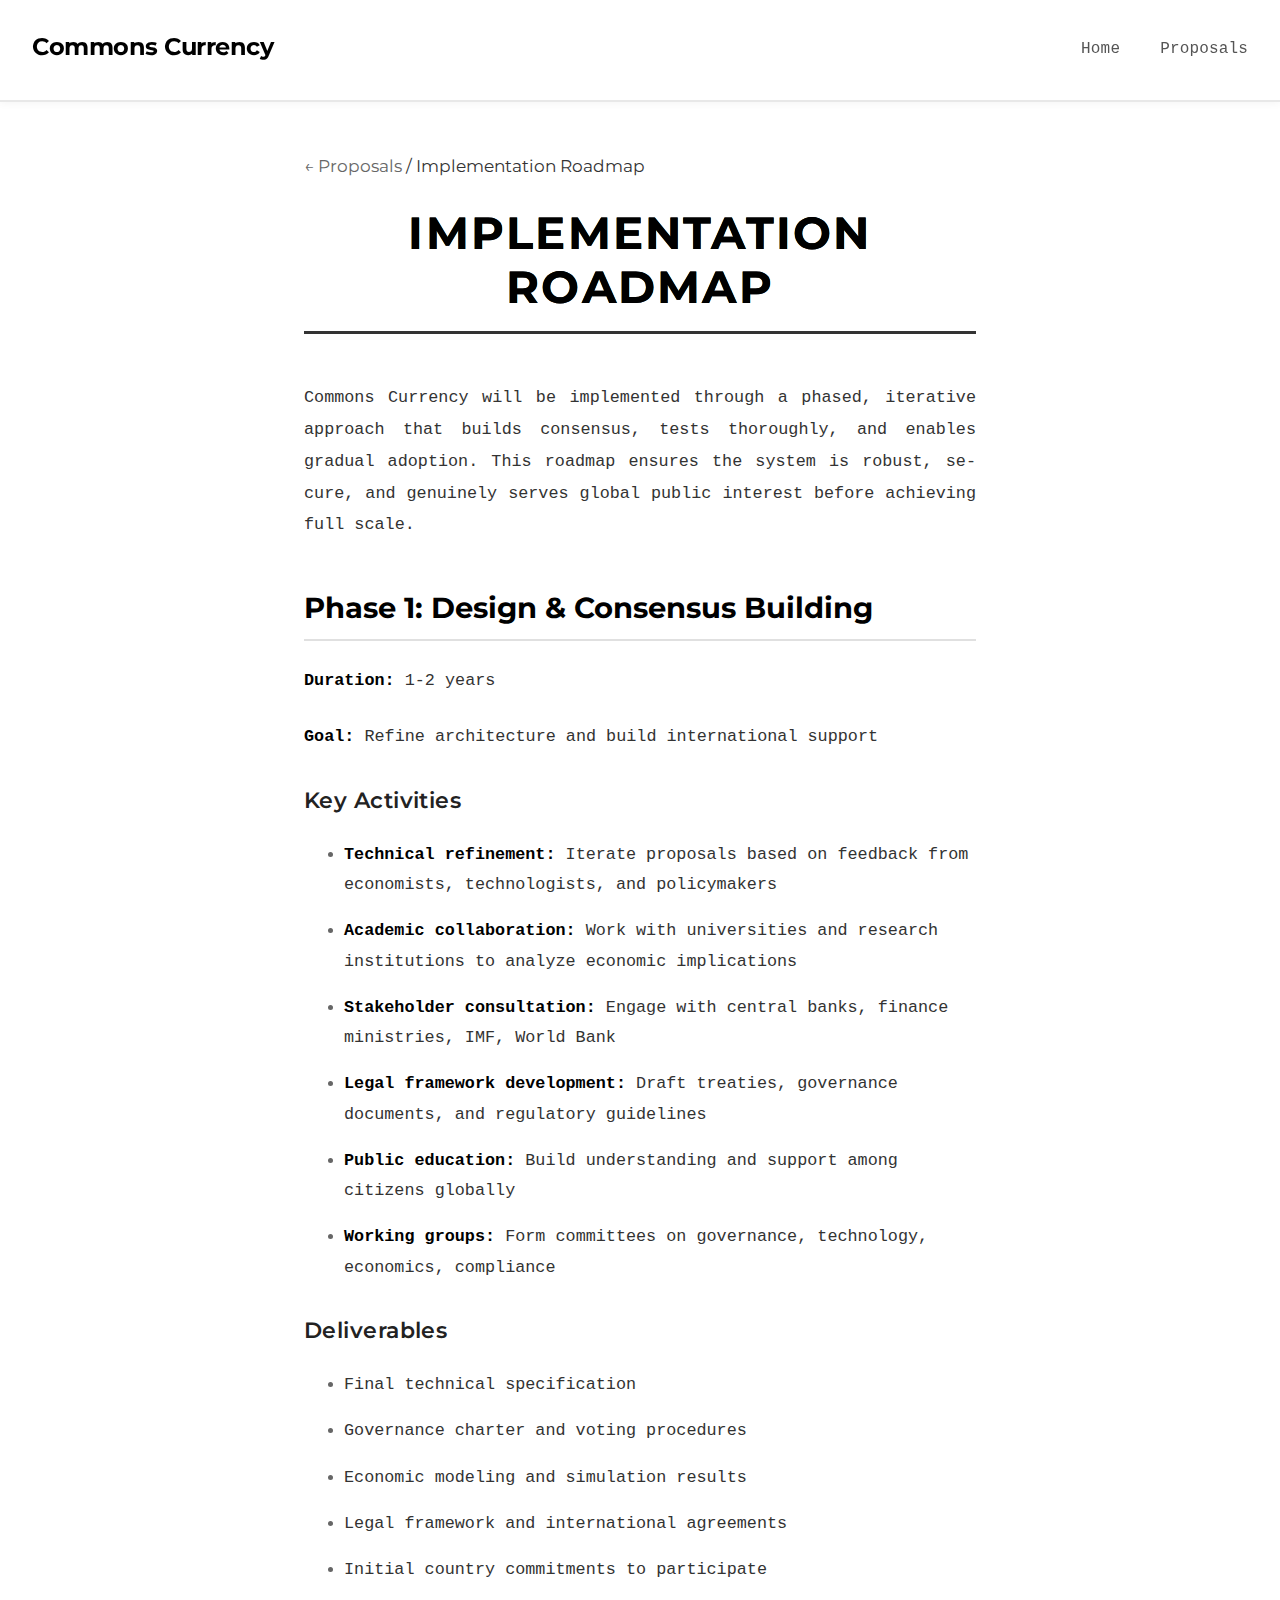
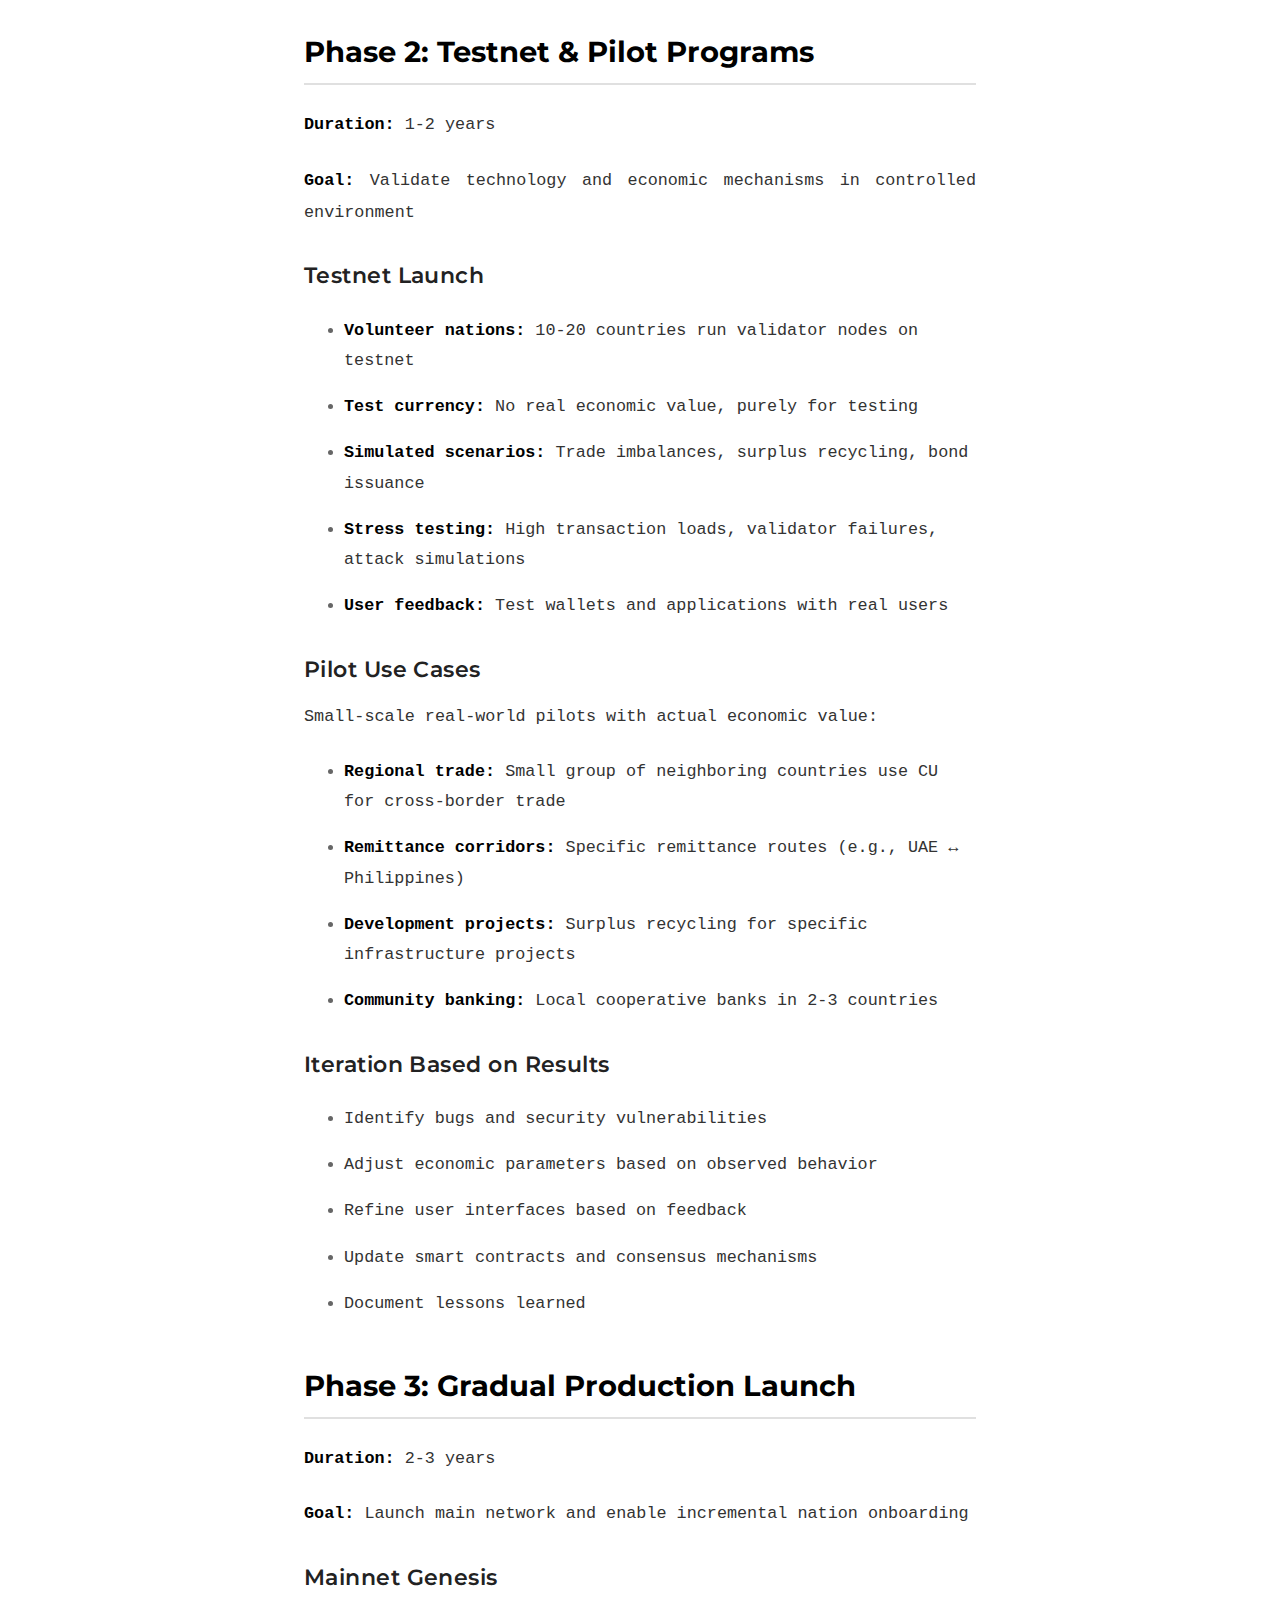
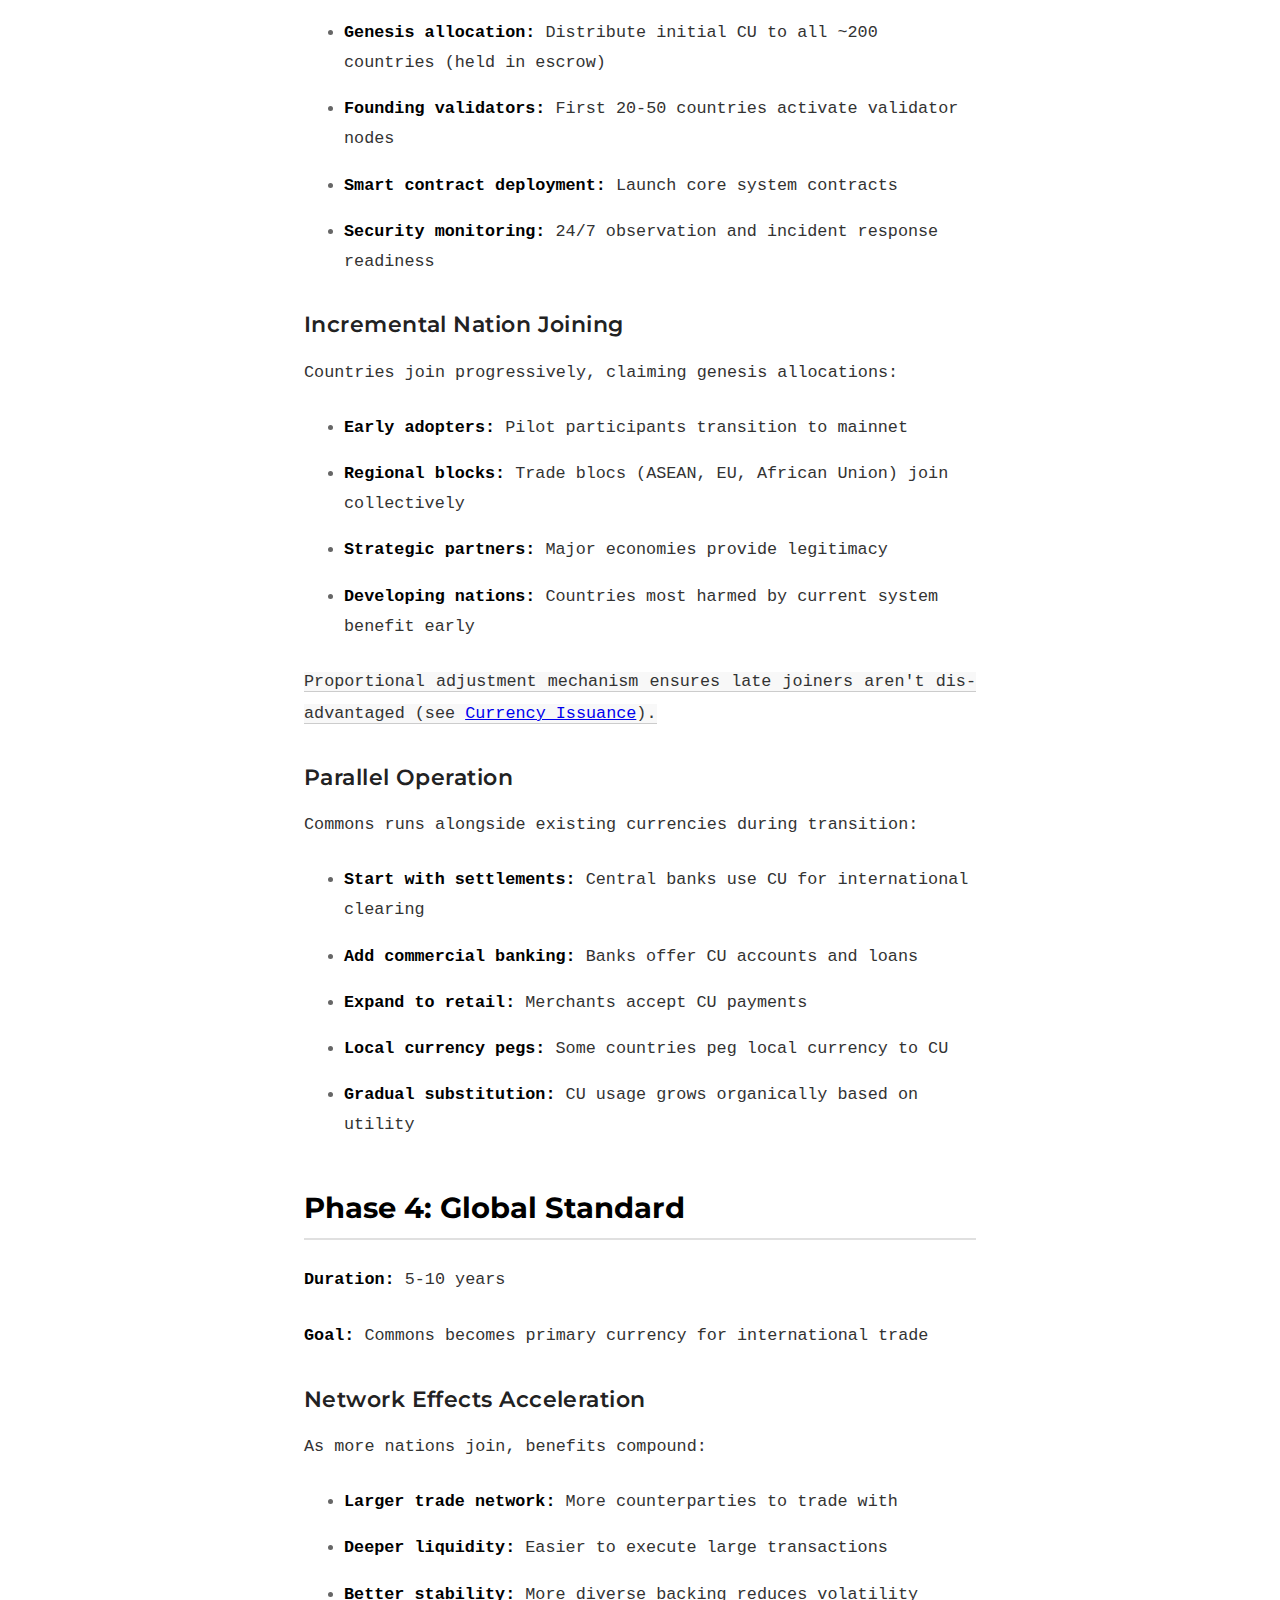
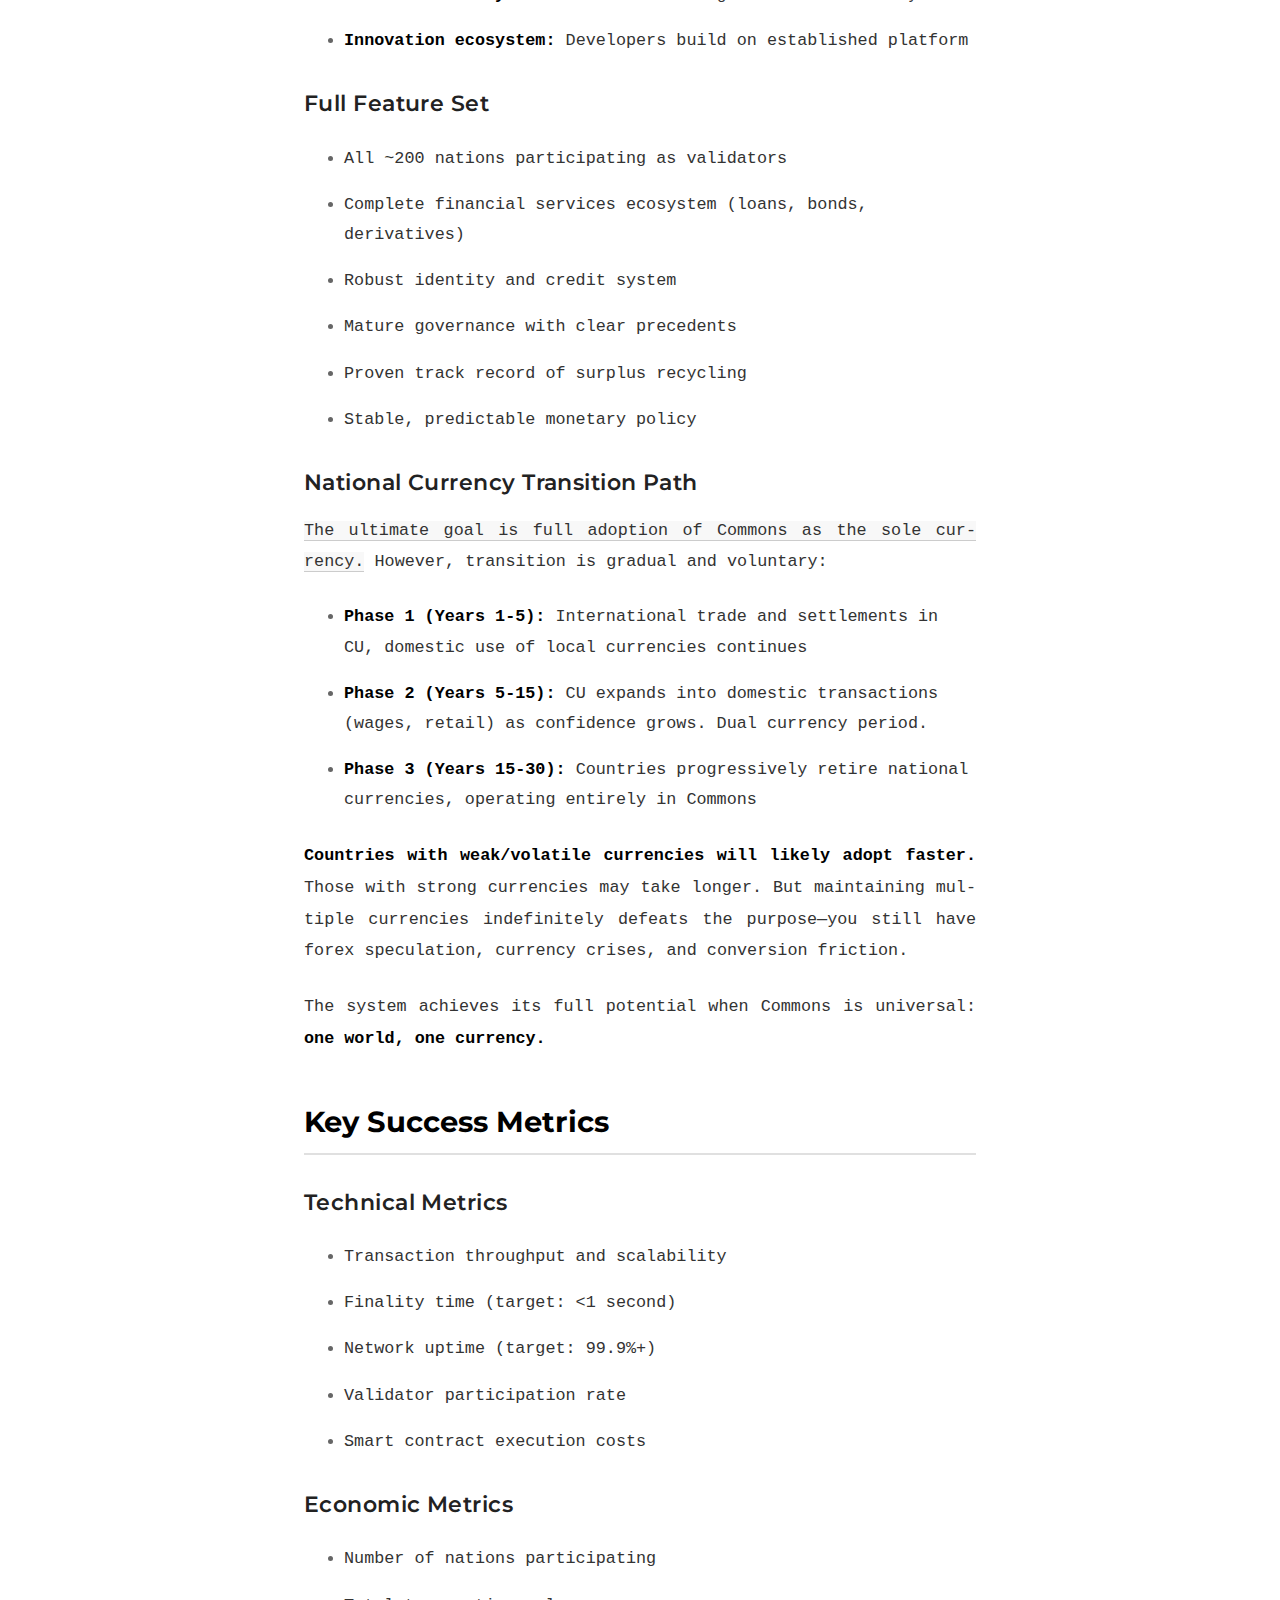
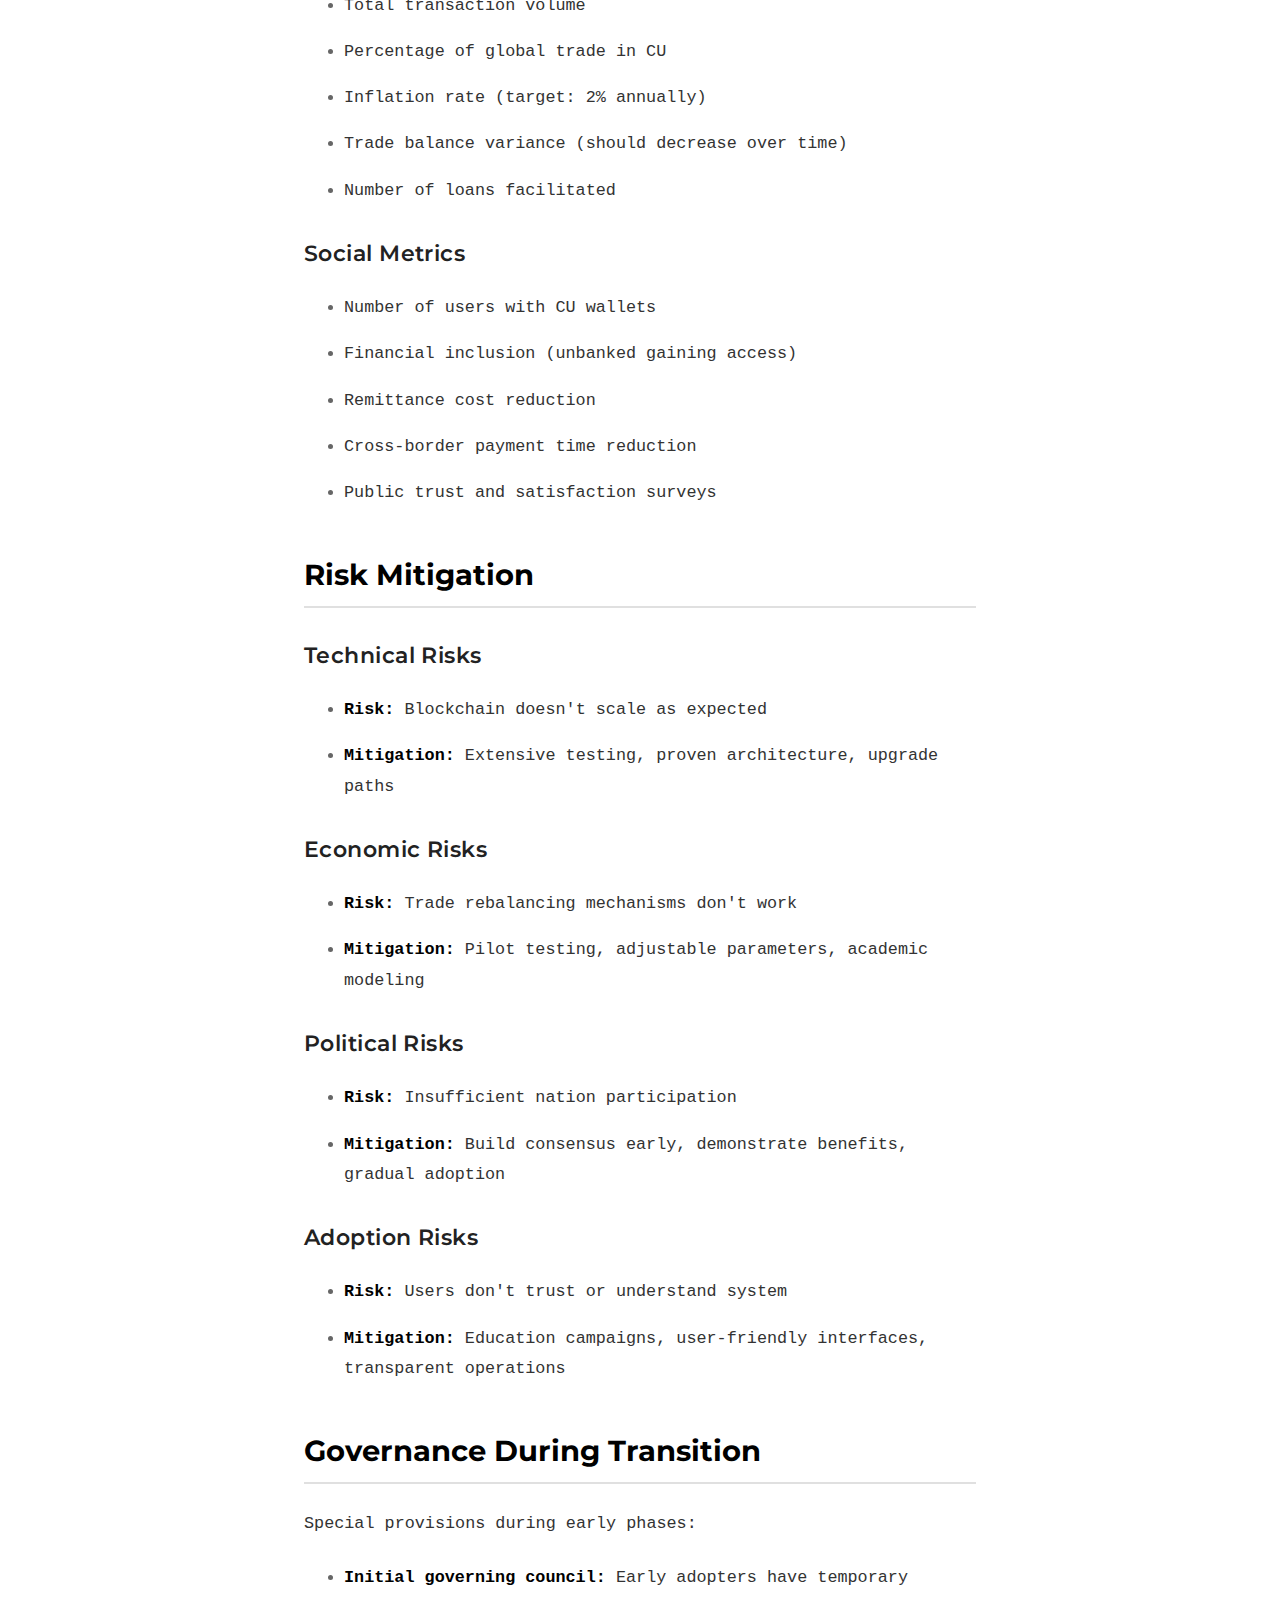
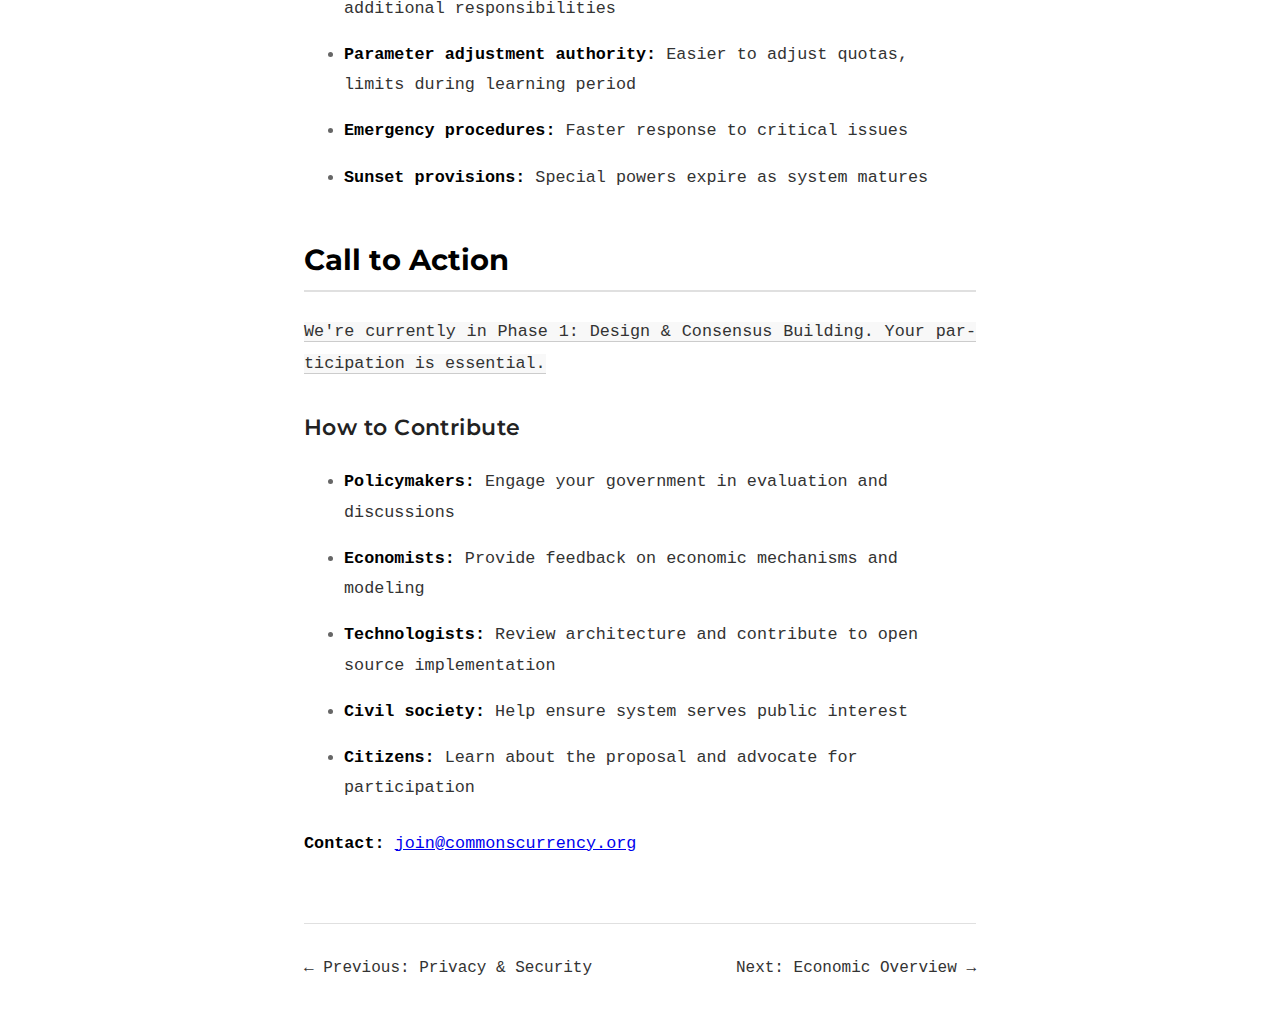
<file: implementation.html>
<!DOCTYPE html>
<html lang="en">

<head>
  <meta charset="UTF-8">
  <meta name="viewport" content="width=device-width, initial-scale=1.0">
  <title>Implementation Roadmap | Commons Currency</title>

  <!-- SEO Meta Tags -->
  <meta name="title" content="Implementation Roadmap | Commons Currency">
  <meta name="description"
    content="Phased approach from design to global adoption, testnet pilots, gradual nation onboarding, and transition paths for Commons Currency.">
  <meta name="author" content="Commons Currency Initiative">
  <meta name="keywords"
    content="implementation roadmap, testnet, pilot programs, gradual adoption, nation onboarding, transition paths, global adoption, blockchain deployment">
  <meta name="robots" content="index, follow">
  <meta name="language" content="English">
  <link rel="canonical" href="https://commonscurrency.org/implementation.html">

  <!-- Open Graph / Facebook / WhatsApp -->
  <meta property="og:type" content="article">
  <meta property="og:url" content="https://commonscurrency.org/implementation.html">
  <meta property="og:title" content="Implementation Roadmap | Commons Currency">
  <meta property="og:description"
    content="Phased approach from design to global adoption, testnet pilots, gradual nation onboarding, and transition paths for Commons Currency.">
  <meta property="og:image" content="https://commonscurrency.org/favicon.png">
  <meta property="og:site_name" content="Commons Currency">

  <!-- Twitter -->
  <meta property="twitter:card" content="summary_large_image">
  <meta property="twitter:url" content="https://commonscurrency.org/implementation.html">
  <meta property="twitter:title" content="Implementation Roadmap | Commons Currency">
  <meta property="twitter:description"
    content="Phased approach from design to global adoption, testnet pilots, gradual nation onboarding, and transition paths for Commons Currency.">
  <meta property="twitter:image" content="https://commonscurrency.org/favicon.png">
  <meta name="twitter:creator" content="@CommonsCurrency">

  <!-- Favicon -->
  <link rel="icon" type="image/png" href="favicon.png">
  <link rel="apple-touch-icon" href="favicon.png">

  <!-- Structured Data -->
  <script type="application/ld+json">
    {
      "@context": "https://schema.org",
      "@type": "Article",
      "headline": "Implementation Roadmap",
      "description": "Phased approach from design to global adoption, testnet pilots, gradual nation onboarding, and transition paths for Commons Currency.",
      "author": {
        "@type": "Organization",
        "name": "Commons Currency"
      },
      "publisher": {
        "@type": "Organization",
        "name": "Commons Currency",
        "logo": {
          "@type": "ImageObject",
          "url": "https://commonscurrency.org/favicon.png"
        }
      },
      "datePublished": "2025-10-20",
      "dateModified": "2025-10-20"
    }
  </script>

  <!-- Google Analytics -->
  <script async src="https://www.googletagmanager.com/gtag/js?id=G-0QMMVJE36S"></script>
  <script>
    window.dataLayer = window.dataLayer || [];
    function gtag() { dataLayer.push(arguments); }
    gtag('js', new Date());
    gtag('config', 'G-0QMMVJE36S');
  </script>

  <link rel="preconnect" href="https://fonts.googleapis.com">
  <link rel="preconnect" href="https://fonts.gstatic.com" crossorigin>
  <link href="https://fonts.googleapis.com/css2?family=Montserrat:wght@300;700&display=swap" rel="stylesheet">

  <link rel="stylesheet" href="styles.css">
</head>

<body>
  <nav>
    <div class="container">
      <a href="index.html" class="logo">Commons Currency</a>
      <ul>
        <li><a href="index.html">Home</a></li>
        <li><a href="proposals.html">Proposals</a></li>
      </ul>
    </div>
  </nav>

  <div class="container">
    <div class="proposal-content">

      <p class="breadcrumbs"><a href="proposals.html">← Proposals</a> / Implementation Roadmap</p>

      <h1>Implementation Roadmap</h1>

      <p class="intro-text">Commons Currency will be implemented through a phased, iterative approach that builds
        consensus, tests thoroughly, and enables gradual adoption. This roadmap ensures the system is robust, secure,
        and genuinely serves global public interest before achieving full scale.</p>

      <h2>Phase 1: Design & Consensus Building</h2>

      <p><strong>Duration:</strong> 1-2 years</p>
      <p><strong>Goal:</strong> Refine architecture and build international support</p>

      <h3>Key Activities</h3>

      <ul>
        <li><strong>Technical refinement:</strong> Iterate proposals based on feedback from economists, technologists,
          and policymakers</li>
        <li><strong>Academic collaboration:</strong> Work with universities and research institutions to analyze
          economic implications</li>
        <li><strong>Stakeholder consultation:</strong> Engage with central banks, finance ministries, IMF, World Bank
        </li>
        <li><strong>Legal framework development:</strong> Draft treaties, governance documents, and regulatory
          guidelines</li>
        <li><strong>Public education:</strong> Build understanding and support among citizens globally</li>
        <li><strong>Working groups:</strong> Form committees on governance, technology, economics, compliance</li>
      </ul>

      <h3>Deliverables</h3>

      <ul>
        <li>Final technical specification</li>
        <li>Governance charter and voting procedures</li>
        <li>Economic modeling and simulation results</li>
        <li>Legal framework and international agreements</li>
        <li>Initial country commitments to participate</li>
      </ul>

      <h2>Phase 2: Testnet & Pilot Programs</h2>

      <p><strong>Duration:</strong> 1-2 years</p>
      <p><strong>Goal:</strong> Validate technology and economic mechanisms in controlled environment</p>

      <h3>Testnet Launch</h3>

      <ul>
        <li><strong>Volunteer nations:</strong> 10-20 countries run validator nodes on testnet</li>
        <li><strong>Test currency:</strong> No real economic value, purely for testing</li>
        <li><strong>Simulated scenarios:</strong> Trade imbalances, surplus recycling, bond issuance</li>
        <li><strong>Stress testing:</strong> High transaction loads, validator failures, attack simulations</li>
        <li><strong>User feedback:</strong> Test wallets and applications with real users</li>
      </ul>

      <h3>Pilot Use Cases</h3>

      <p>Small-scale real-world pilots with actual economic value:</p>

      <ul>
        <li><strong>Regional trade:</strong> Small group of neighboring countries use CU for cross-border trade</li>
        <li><strong>Remittance corridors:</strong> Specific remittance routes (e.g., UAE ↔ Philippines)</li>
        <li><strong>Development projects:</strong> Surplus recycling for specific infrastructure projects</li>
        <li><strong>Community banking:</strong> Local cooperative banks in 2-3 countries</li>
      </ul>

      <h3>Iteration Based on Results</h3>

      <ul>
        <li>Identify bugs and security vulnerabilities</li>
        <li>Adjust economic parameters based on observed behavior</li>
        <li>Refine user interfaces based on feedback</li>
        <li>Update smart contracts and consensus mechanisms</li>
        <li>Document lessons learned</li>
      </ul>

      <h2>Phase 3: Gradual Production Launch</h2>

      <p><strong>Duration:</strong> 2-3 years</p>
      <p><strong>Goal:</strong> Launch main network and enable incremental nation onboarding</p>

      <h3>Mainnet Genesis</h3>

      <ul>
        <li><strong>Genesis allocation:</strong> Distribute initial CU to all ~200 countries (held in escrow)</li>
        <li><strong>Founding validators:</strong> First 20-50 countries activate validator nodes</li>
        <li><strong>Smart contract deployment:</strong> Launch core system contracts</li>
        <li><strong>Security monitoring:</strong> 24/7 observation and incident response readiness</li>
      </ul>

      <h3>Incremental Nation Joining</h3>

      <p>Countries join progressively, claiming genesis allocations:</p>

      <ul>
        <li><strong>Early adopters:</strong> Pilot participants transition to mainnet</li>
        <li><strong>Regional blocks:</strong> Trade blocs (ASEAN, EU, African Union) join collectively</li>
        <li><strong>Strategic partners:</strong> Major economies provide legitimacy</li>
        <li><strong>Developing nations:</strong> Countries most harmed by current system benefit early</li>
      </ul>

      <p><span class="highlight">Proportional adjustment mechanism ensures late joiners aren't disadvantaged (see <a
            href="currency-issuance.html">Currency Issuance</a>).</span></p>

      <h3>Parallel Operation</h3>

      <p>Commons runs alongside existing currencies during transition:</p>

      <ul>
        <li><strong>Start with settlements:</strong> Central banks use CU for international clearing</li>
        <li><strong>Add commercial banking:</strong> Banks offer CU accounts and loans</li>
        <li><strong>Expand to retail:</strong> Merchants accept CU payments</li>
        <li><strong>Local currency pegs:</strong> Some countries peg local currency to CU</li>
        <li><strong>Gradual substitution:</strong> CU usage grows organically based on utility</li>
      </ul>

      <h2>Phase 4: Global Standard</h2>

      <p><strong>Duration:</strong> 5-10 years</p>
      <p><strong>Goal:</strong> Commons becomes primary currency for international trade</p>

      <h3>Network Effects Acceleration</h3>

      <p>As more nations join, benefits compound:</p>

      <ul>
        <li><strong>Larger trade network:</strong> More counterparties to trade with</li>
        <li><strong>Deeper liquidity:</strong> Easier to execute large transactions</li>
        <li><strong>Better stability:</strong> More diverse backing reduces volatility</li>
        <li><strong>Innovation ecosystem:</strong> Developers build on established platform</li>
      </ul>

      <h3>Full Feature Set</h3>

      <ul>
        <li>All ~200 nations participating as validators</li>
        <li>Complete financial services ecosystem (loans, bonds, derivatives)</li>
        <li>Robust identity and credit system</li>
        <li>Mature governance with clear precedents</li>
        <li>Proven track record of surplus recycling</li>
        <li>Stable, predictable monetary policy</li>
      </ul>

      <h3>National Currency Transition Path</h3>

      <p><span class="highlight">The ultimate goal is full adoption of Commons as the sole currency.</span> However,
        transition is gradual and voluntary:</p>

      <ul>
        <li><strong>Phase 1 (Years 1-5):</strong> International trade and settlements in CU, domestic use of local
          currencies continues</li>
        <li><strong>Phase 2 (Years 5-15):</strong> CU expands into domestic transactions (wages, retail) as confidence
          grows. Dual currency period.</li>
        <li><strong>Phase 3 (Years 15-30):</strong> Countries progressively retire national currencies, operating
          entirely in Commons</li>
      </ul>

      <p><strong>Countries with weak/volatile currencies will likely adopt faster.</strong> Those with strong currencies
        may take longer. But maintaining multiple currencies indefinitely defeats the purpose—you still have forex
        speculation, currency crises, and conversion friction.</p>

      <p>The system achieves its full potential when Commons is universal: <strong>one world, one currency.</strong></p>

      <h2>Key Success Metrics</h2>

      <h3>Technical Metrics</h3>

      <ul>
        <li>Transaction throughput and scalability</li>
        <li>Finality time (target: <1 second)</li>
        <li>Network uptime (target: 99.9%+)</li>
        <li>Validator participation rate</li>
        <li>Smart contract execution costs</li>
      </ul>

      <h3>Economic Metrics</h3>

      <ul>
        <li>Number of nations participating</li>
        <li>Total transaction volume</li>
        <li>Percentage of global trade in CU</li>
        <li>Inflation rate (target: 2% annually)</li>
        <li>Trade balance variance (should decrease over time)</li>
        <li>Number of loans facilitated</li>
      </ul>

      <h3>Social Metrics</h3>

      <ul>
        <li>Number of users with CU wallets</li>
        <li>Financial inclusion (unbanked gaining access)</li>
        <li>Remittance cost reduction</li>
        <li>Cross-border payment time reduction</li>
        <li>Public trust and satisfaction surveys</li>
      </ul>

      <h2>Risk Mitigation</h2>

      <h3>Technical Risks</h3>

      <ul>
        <li><strong>Risk:</strong> Blockchain doesn't scale as expected</li>
        <li><strong>Mitigation:</strong> Extensive testing, proven architecture, upgrade paths</li>
      </ul>

      <h3>Economic Risks</h3>

      <ul>
        <li><strong>Risk:</strong> Trade rebalancing mechanisms don't work</li>
        <li><strong>Mitigation:</strong> Pilot testing, adjustable parameters, academic modeling</li>
      </ul>

      <h3>Political Risks</h3>

      <ul>
        <li><strong>Risk:</strong> Insufficient nation participation</li>
        <li><strong>Mitigation:</strong> Build consensus early, demonstrate benefits, gradual adoption</li>
      </ul>

      <h3>Adoption Risks</h3>

      <ul>
        <li><strong>Risk:</strong> Users don't trust or understand system</li>
        <li><strong>Mitigation:</strong> Education campaigns, user-friendly interfaces, transparent operations</li>
      </ul>

      <h2>Governance During Transition</h2>

      <p>Special provisions during early phases:</p>

      <ul>
        <li><strong>Initial governing council:</strong> Early adopters have temporary additional responsibilities</li>
        <li><strong>Parameter adjustment authority:</strong> Easier to adjust quotas, limits during learning period</li>
        <li><strong>Emergency procedures:</strong> Faster response to critical issues</li>
        <li><strong>Sunset provisions:</strong> Special powers expire as system matures</li>
      </ul>

      <h2>Call to Action</h2>

      <p><span class="highlight">We're currently in Phase 1: Design & Consensus Building. Your participation is
          essential.</span></p>

      <h3>How to Contribute</h3>

      <ul>
        <li><strong>Policymakers:</strong> Engage your government in evaluation and discussions</li>
        <li><strong>Economists:</strong> Provide feedback on economic mechanisms and modeling</li>
        <li><strong>Technologists:</strong> Review architecture and contribute to open source implementation</li>
        <li><strong>Civil society:</strong> Help ensure system serves public interest</li>
        <li><strong>Citizens:</strong> Learn about the proposal and advocate for participation</li>
      </ul>

      <p><strong>Contact:</strong> <a href="mailto:join@commonscurrency.org">join@commonscurrency.org</a></p>

      <div class="doc-navigation">
        <a href="privacy-security.html">← Previous: Privacy & Security</a>
        <a href="economic-overview.html">Next: Economic Overview →</a>
      </div>

    </div>
  </div>

  <style>
    .breadcrumbs {
      color: #666;
      font-size: 0.9rem;
      margin-bottom: 2rem;
    }

    .breadcrumbs a {
      color: #666;
      text-decoration: none;
    }

    .breadcrumbs a:hover {
      text-decoration: underline;
    }

    .doc-navigation {
      display: flex;
      justify-content: space-between;
      margin-top: 4rem;
      padding-top: 2rem;
      border-top: 1px solid #e0e0e0;
    }

    .doc-navigation a {
      color: #333;
      text-decoration: none;
      font-weight: 500;
    }

    .doc-navigation a:hover {
      text-decoration: underline;
    }
  </style>
</body>

</html>
</file>
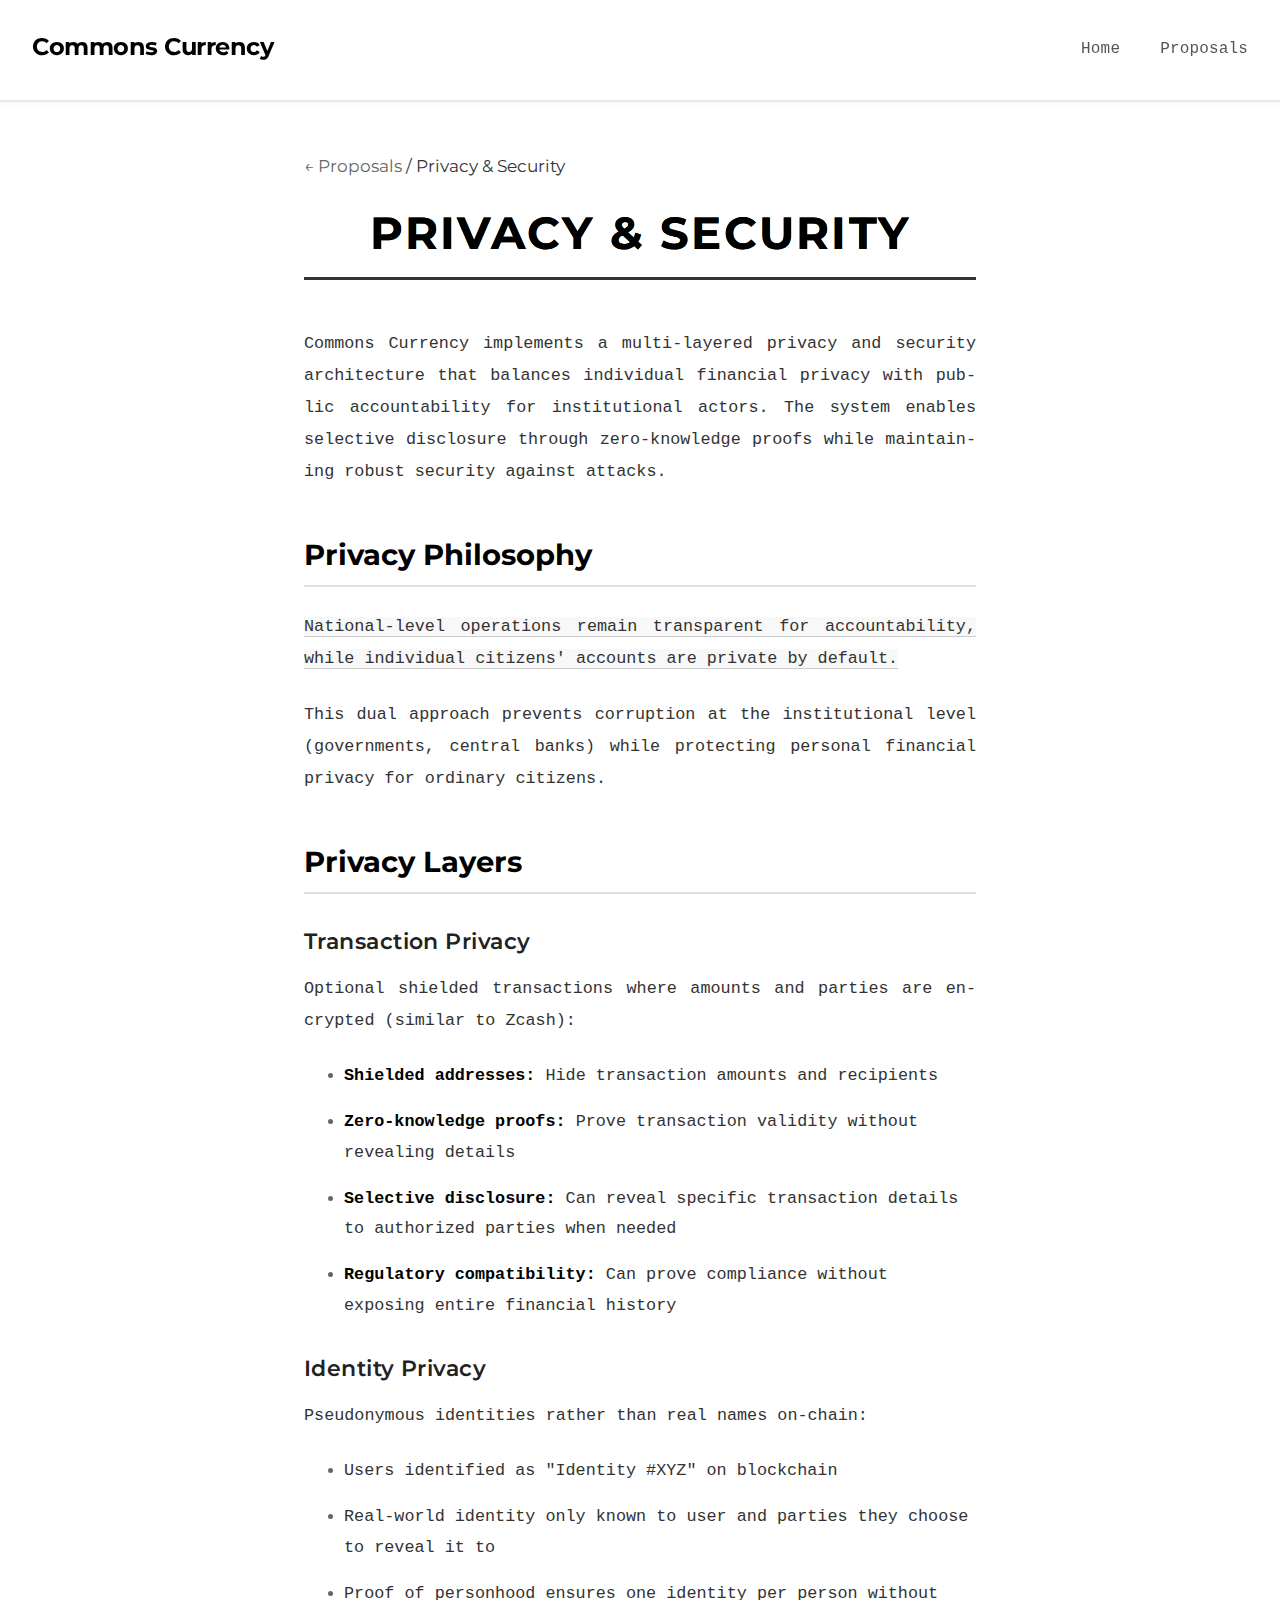
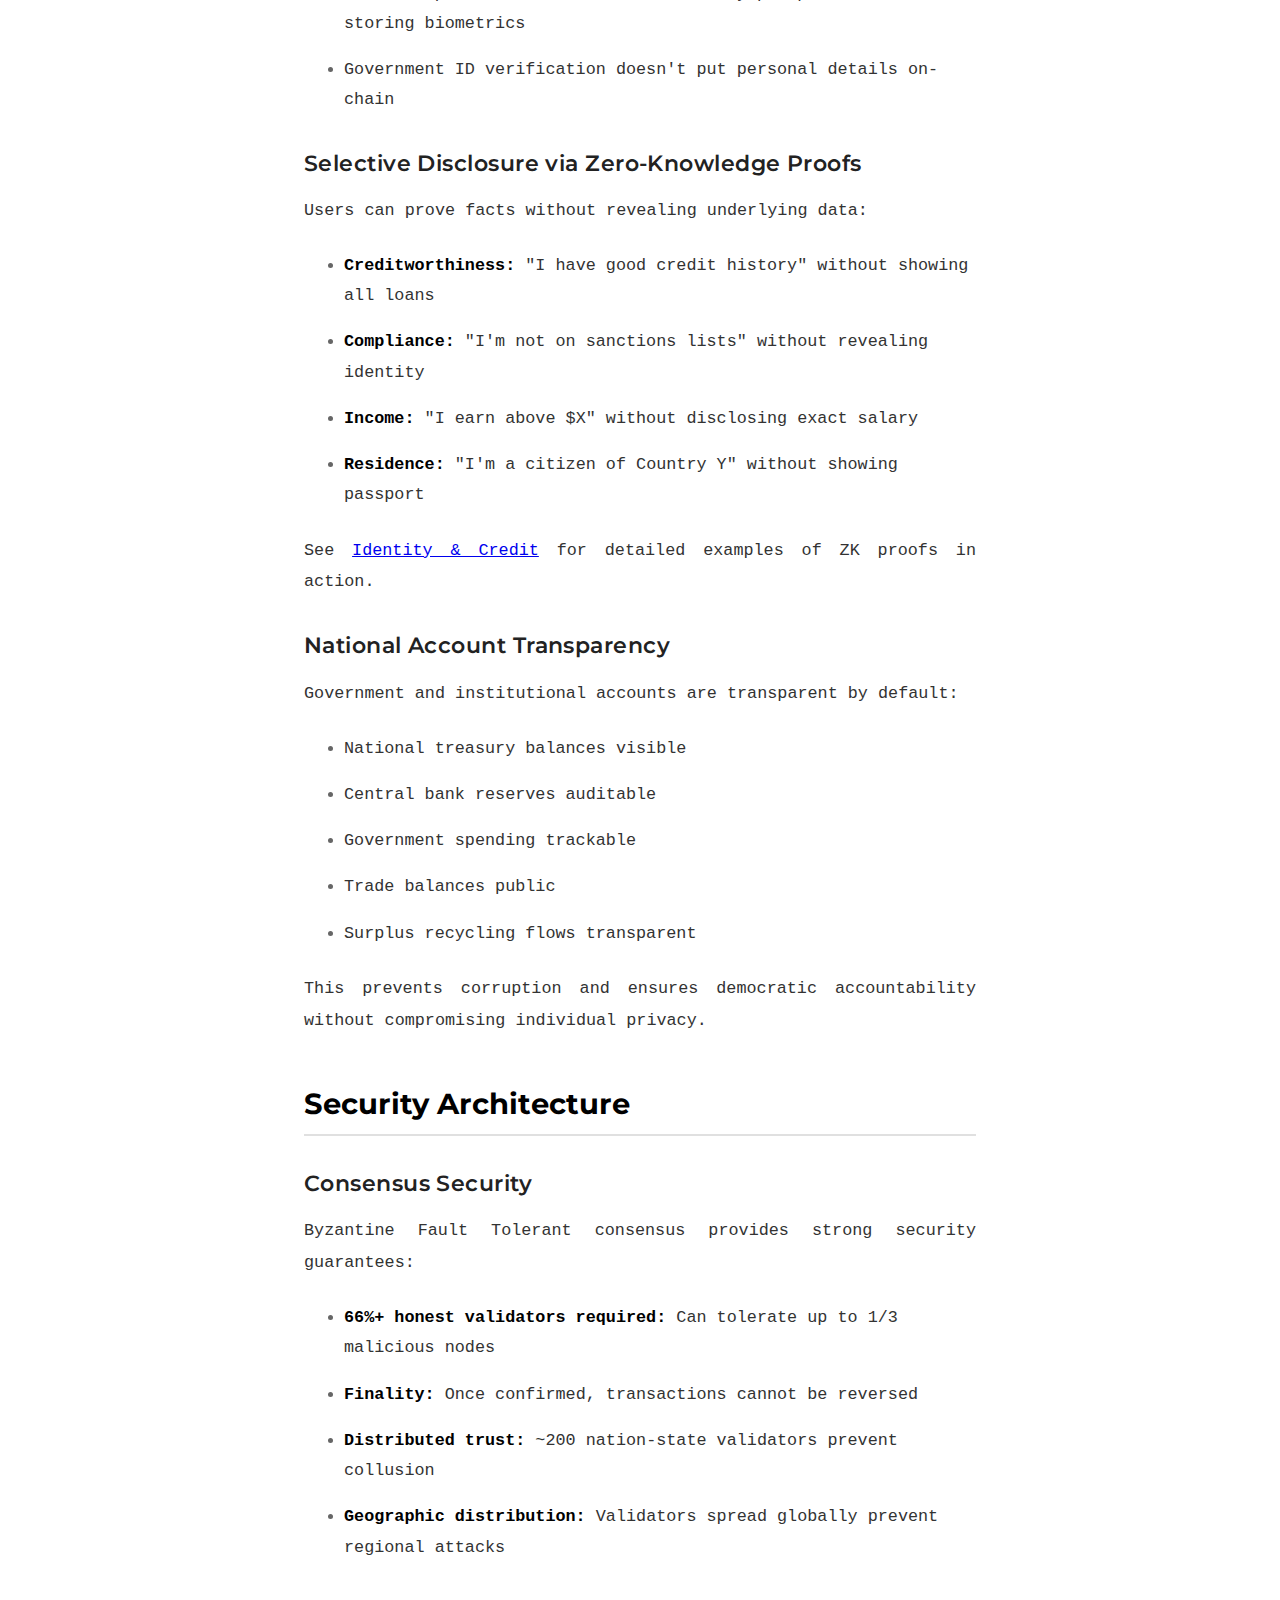
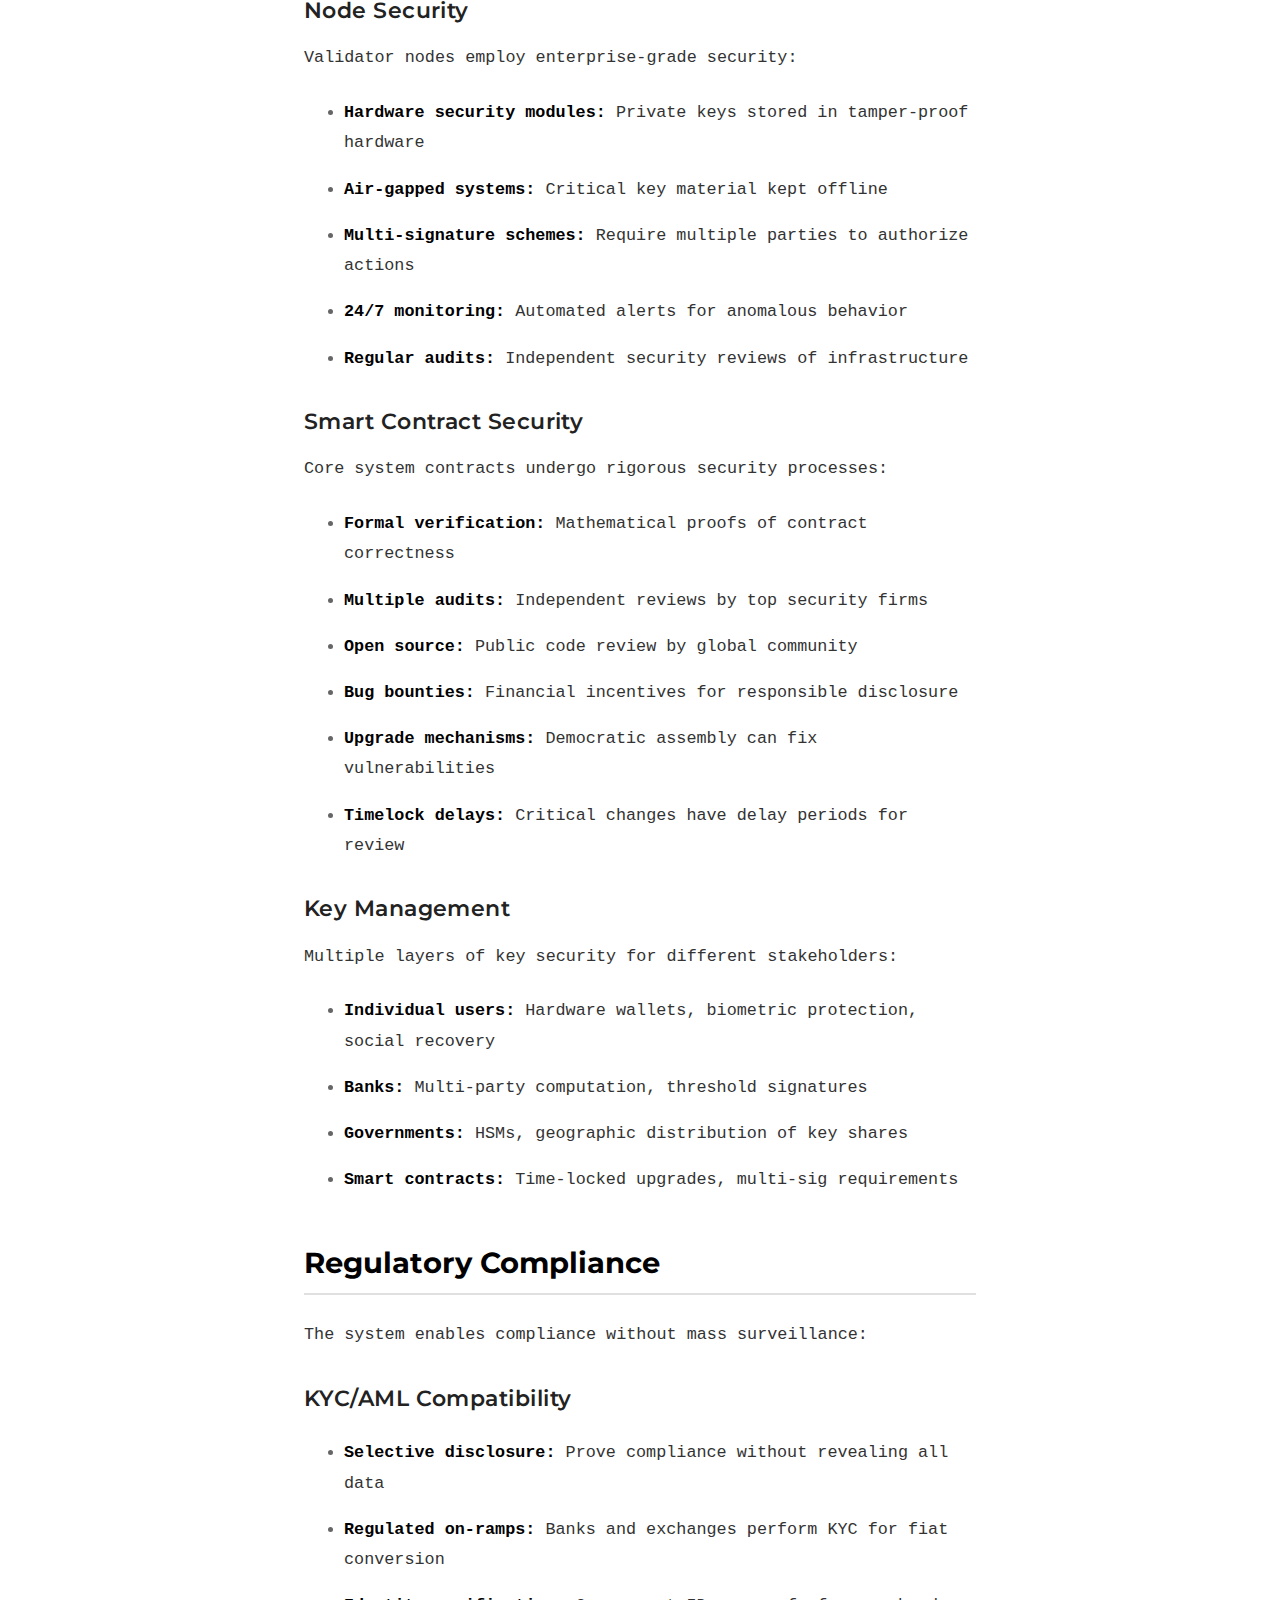
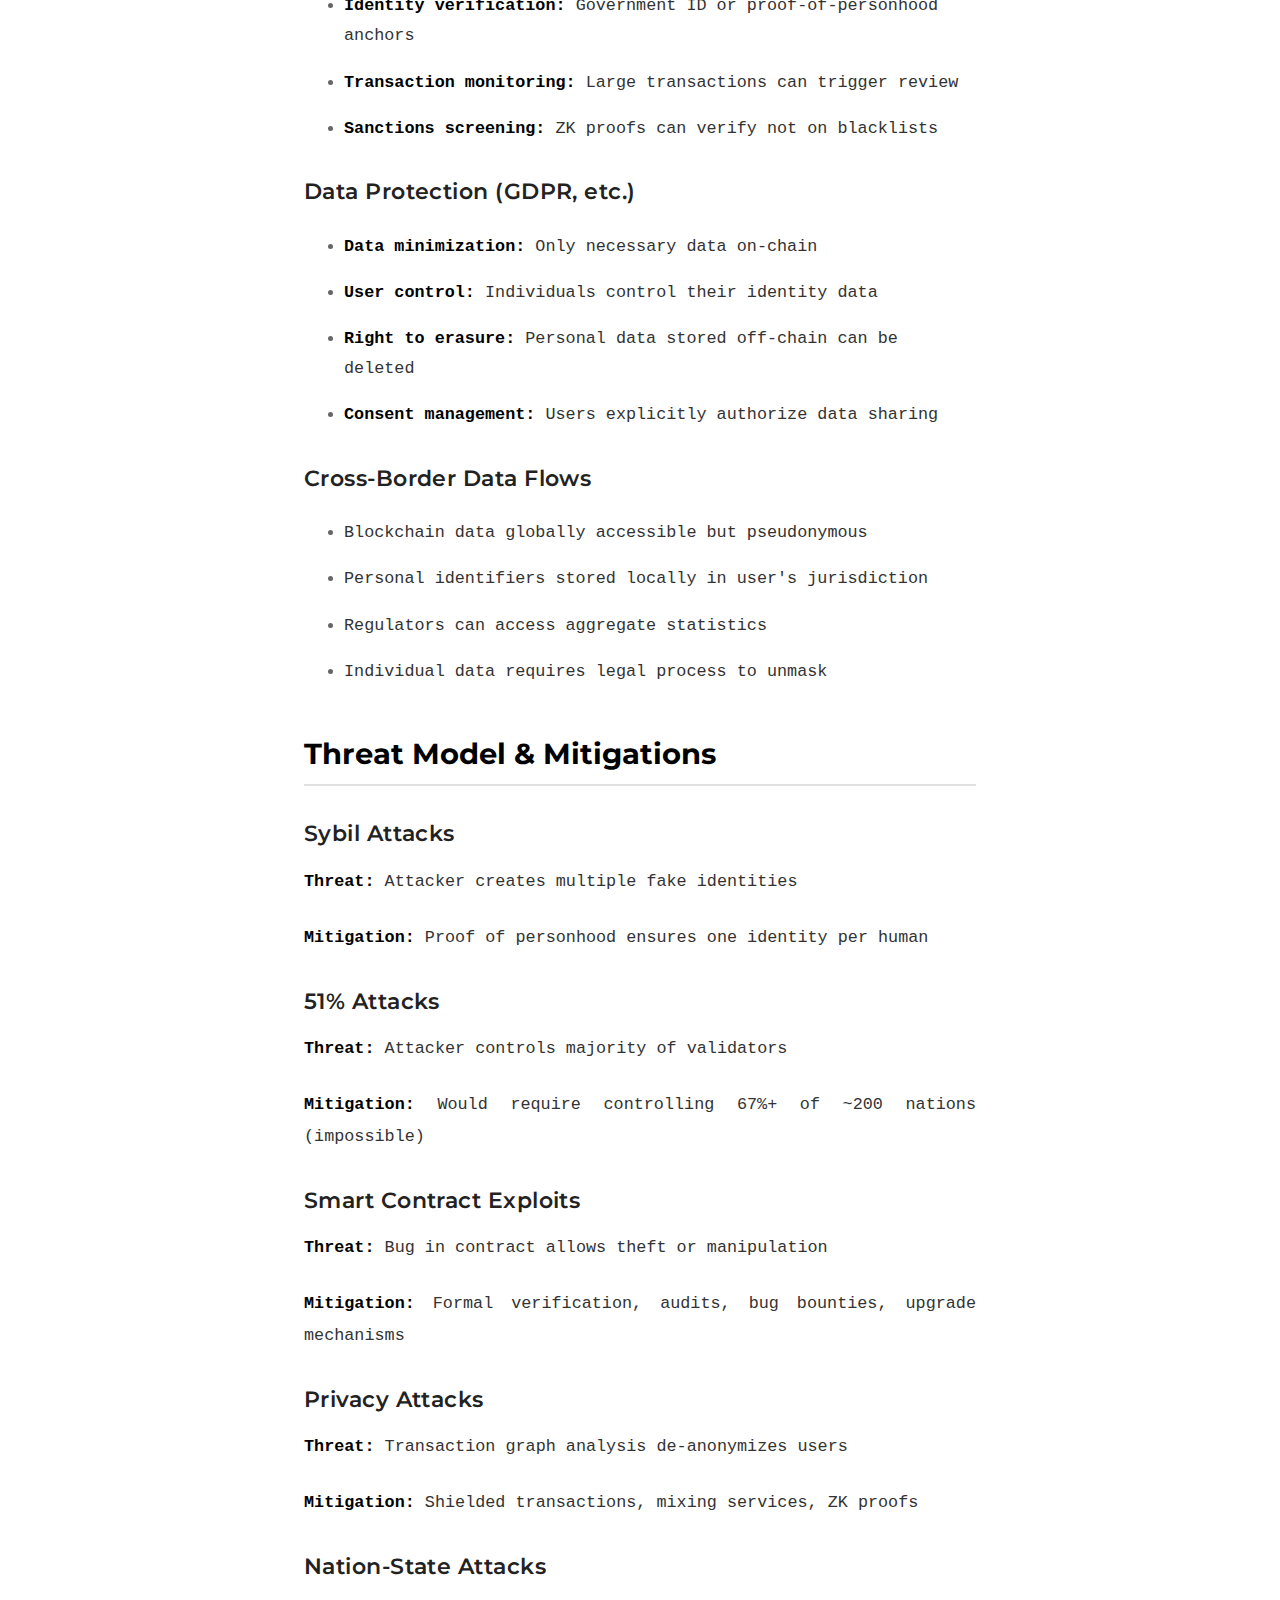
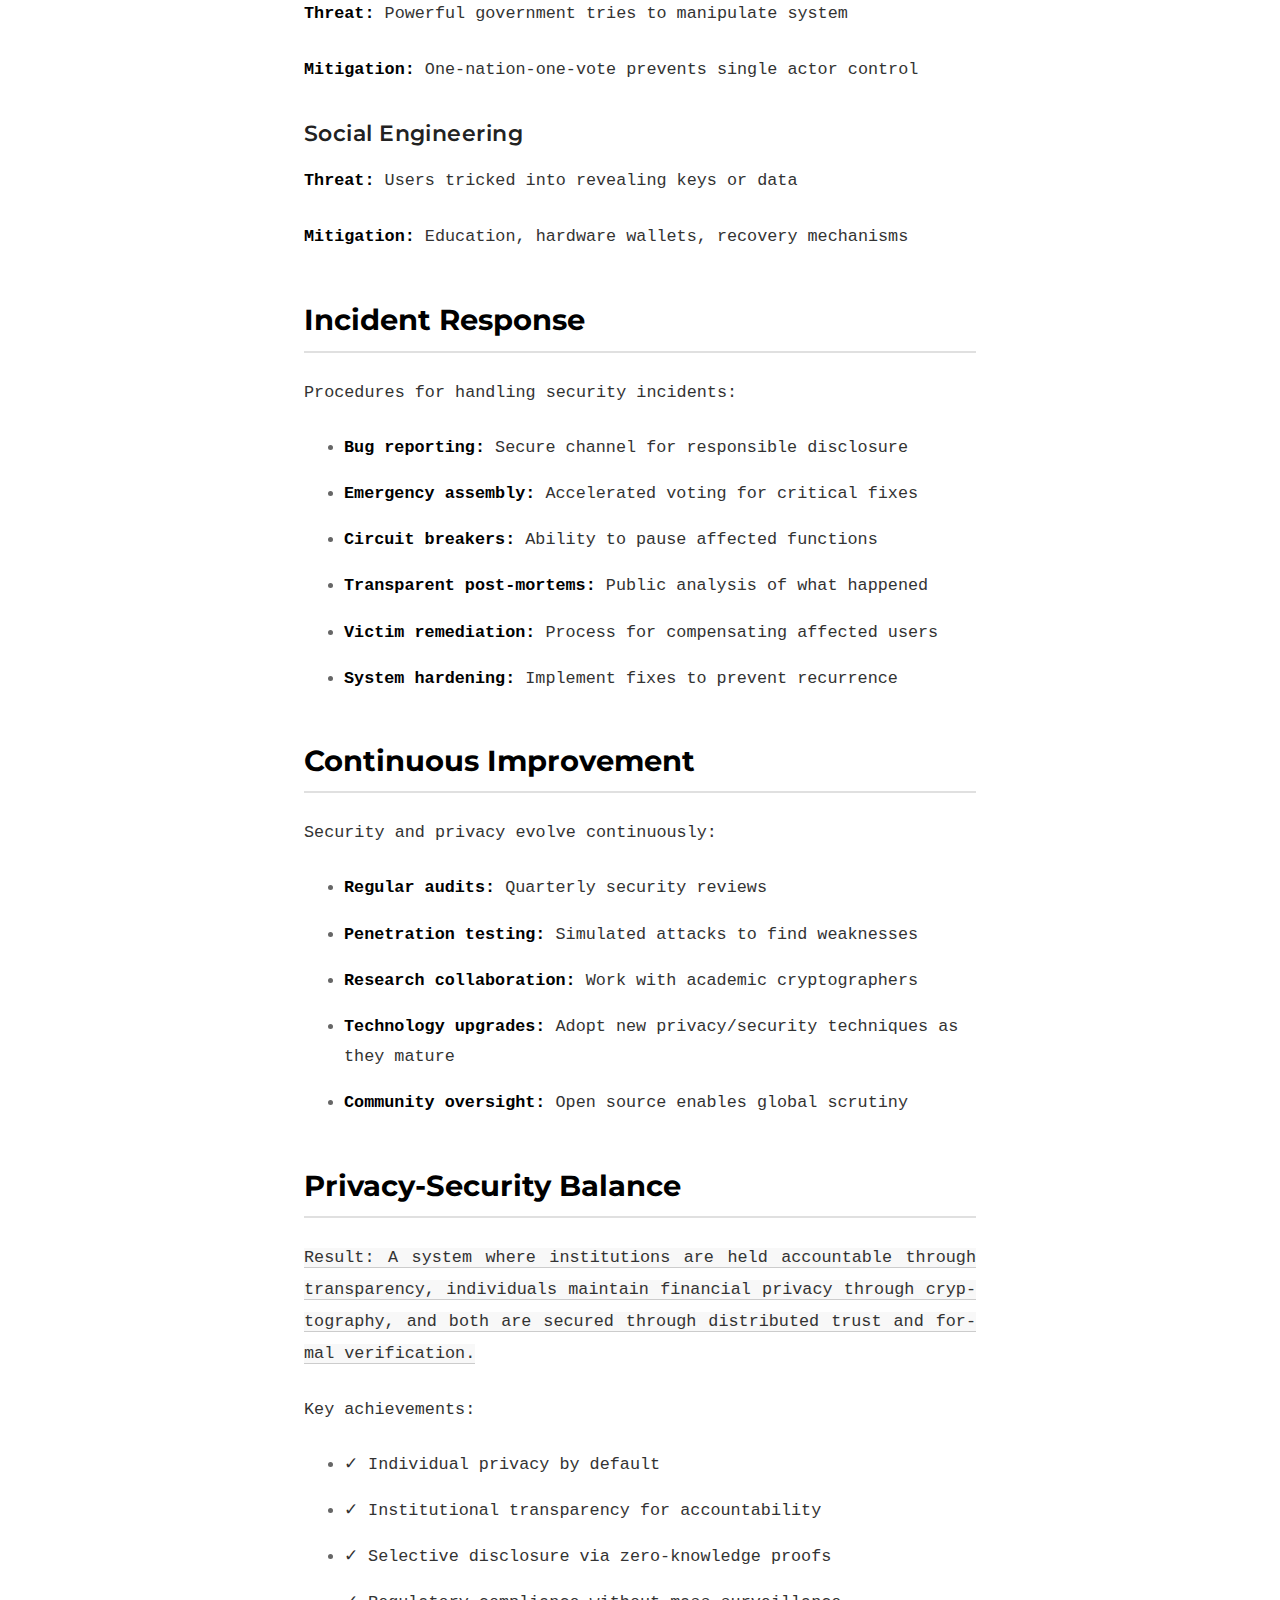
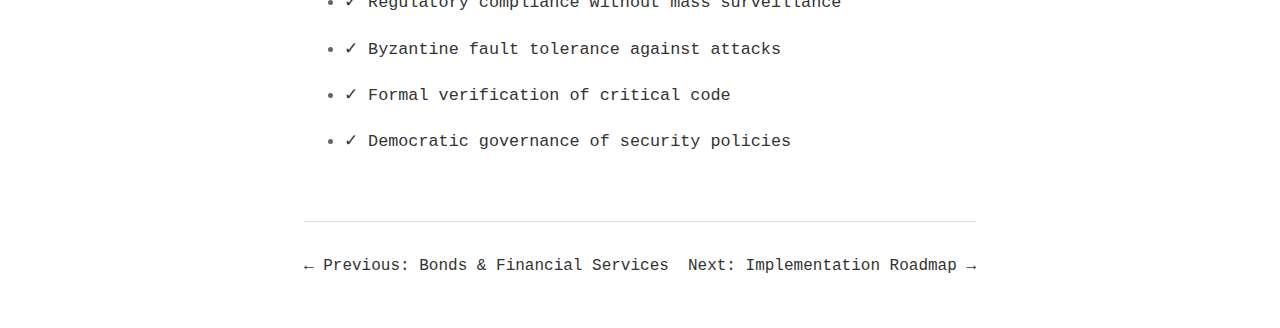
<file: privacy-security.html>
<!DOCTYPE html>
<html lang="en">

<head>
  <meta charset="UTF-8">
  <meta name="viewport" content="width=device-width, initial-scale=1.0">
  <title>Privacy & Security | Commons Currency</title>

  <!-- SEO Meta Tags -->
  <meta name="title" content="Privacy & Security | Commons Currency">
  <meta name="description"
    content="Multi-layered privacy architecture, zero-knowledge proofs, national transparency with individual privacy, and security mechanisms in Commons Currency.">
  <meta name="author" content="Commons Currency Initiative">
  <meta name="keywords"
    content="privacy architecture, zero-knowledge proofs, blockchain security, data privacy, national transparency, cryptographic security, privacy-preserving blockchain">
  <meta name="robots" content="index, follow">
  <meta name="language" content="English">
  <link rel="canonical" href="https://commonscurrency.org/privacy-security.html">

  <!-- Open Graph / Facebook / WhatsApp -->
  <meta property="og:type" content="article">
  <meta property="og:url" content="https://commonscurrency.org/privacy-security.html">
  <meta property="og:title" content="Privacy & Security | Commons Currency">
  <meta property="og:description"
    content="Multi-layered privacy architecture, zero-knowledge proofs, national transparency with individual privacy, and security mechanisms in Commons Currency.">
  <meta property="og:image" content="https://commonscurrency.org/favicon.png">
  <meta property="og:site_name" content="Commons Currency">

  <!-- Twitter -->
  <meta property="twitter:card" content="summary_large_image">
  <meta property="twitter:url" content="https://commonscurrency.org/privacy-security.html">
  <meta property="twitter:title" content="Privacy & Security | Commons Currency">
  <meta property="twitter:description"
    content="Multi-layered privacy architecture, zero-knowledge proofs, national transparency with individual privacy, and security mechanisms in Commons Currency.">
  <meta property="twitter:image" content="https://commonscurrency.org/favicon.png">
  <meta name="twitter:creator" content="@CommonsCurrency">

  <!-- Favicon -->
  <link rel="icon" type="image/png" href="favicon.png">
  <link rel="apple-touch-icon" href="favicon.png">

  <!-- Structured Data -->
  <script type="application/ld+json">
    {
      "@context": "https://schema.org",
      "@type": "TechArticle",
      "headline": "Privacy & Security Architecture",
      "description": "Multi-layered privacy architecture, zero-knowledge proofs, national transparency with individual privacy, and security mechanisms in Commons Currency.",
      "author": {
        "@type": "Organization",
        "name": "Commons Currency"
      },
      "publisher": {
        "@type": "Organization",
        "name": "Commons Currency",
        "logo": {
          "@type": "ImageObject",
          "url": "https://commonscurrency.org/favicon.png"
        }
      },
      "datePublished": "2025-10-20",
      "dateModified": "2025-10-20"
    }
  </script>

  <!-- Google Analytics -->
  <script async src="https://www.googletagmanager.com/gtag/js?id=G-0QMMVJE36S"></script>
  <script>
    window.dataLayer = window.dataLayer || [];
    function gtag() { dataLayer.push(arguments); }
    gtag('js', new Date());
    gtag('config', 'G-0QMMVJE36S');
  </script>

  <link rel="preconnect" href="https://fonts.googleapis.com">
  <link rel="preconnect" href="https://fonts.gstatic.com" crossorigin>
  <link href="https://fonts.googleapis.com/css2?family=Montserrat:wght@300;700&display=swap" rel="stylesheet">

  <link rel="stylesheet" href="styles.css">
</head>

<body>
  <nav>
    <div class="container">
      <a href="index.html" class="logo">Commons Currency</a>
      <ul>
        <li><a href="index.html">Home</a></li>
        <li><a href="proposals.html">Proposals</a></li>
      </ul>
    </div>
  </nav>

  <div class="container">
    <div class="proposal-content">

      <p class="breadcrumbs"><a href="proposals.html">← Proposals</a> / Privacy & Security</p>

      <h1>Privacy & Security</h1>

      <p class="intro-text">Commons Currency implements a multi-layered privacy and security architecture that balances
        individual financial privacy with public accountability for institutional actors. The system enables selective
        disclosure through zero-knowledge proofs while maintaining robust security against attacks.</p>

      <h2>Privacy Philosophy</h2>

      <p><span class="highlight">National-level operations remain transparent for accountability, while individual
          citizens' accounts are private by default.</span></p>

      <p>This dual approach prevents corruption at the institutional level (governments, central banks) while protecting
        personal financial privacy for ordinary citizens.</p>

      <h2>Privacy Layers</h2>

      <h3>Transaction Privacy</h3>

      <p>Optional shielded transactions where amounts and parties are encrypted (similar to Zcash):</p>

      <ul>
        <li><strong>Shielded addresses:</strong> Hide transaction amounts and recipients</li>
        <li><strong>Zero-knowledge proofs:</strong> Prove transaction validity without revealing details</li>
        <li><strong>Selective disclosure:</strong> Can reveal specific transaction details to authorized parties when
          needed</li>
        <li><strong>Regulatory compatibility:</strong> Can prove compliance without exposing entire financial history
        </li>
      </ul>

      <h3>Identity Privacy</h3>

      <p>Pseudonymous identities rather than real names on-chain:</p>

      <ul>
        <li>Users identified as "Identity #XYZ" on blockchain</li>
        <li>Real-world identity only known to user and parties they choose to reveal it to</li>
        <li>Proof of personhood ensures one identity per person without storing biometrics</li>
        <li>Government ID verification doesn't put personal details on-chain</li>
      </ul>

      <h3>Selective Disclosure via Zero-Knowledge Proofs</h3>

      <p>Users can prove facts without revealing underlying data:</p>

      <ul>
        <li><strong>Creditworthiness:</strong> "I have good credit history" without showing all loans</li>
        <li><strong>Compliance:</strong> "I'm not on sanctions lists" without revealing identity</li>
        <li><strong>Income:</strong> "I earn above $X" without disclosing exact salary</li>
        <li><strong>Residence:</strong> "I'm a citizen of Country Y" without showing passport</li>
      </ul>

      <p>See <a href="identity-credit.html">Identity & Credit</a> for detailed examples of ZK proofs in action.</p>

      <h3>National Account Transparency</h3>

      <p>Government and institutional accounts are transparent by default:</p>

      <ul>
        <li>National treasury balances visible</li>
        <li>Central bank reserves auditable</li>
        <li>Government spending trackable</li>
        <li>Trade balances public</li>
        <li>Surplus recycling flows transparent</li>
      </ul>

      <p>This prevents corruption and ensures democratic accountability without compromising individual privacy.</p>

      <h2>Security Architecture</h2>

      <h3>Consensus Security</h3>

      <p>Byzantine Fault Tolerant consensus provides strong security guarantees:</p>

      <ul>
        <li><strong>66%+ honest validators required:</strong> Can tolerate up to 1/3 malicious nodes</li>
        <li><strong>Finality:</strong> Once confirmed, transactions cannot be reversed</li>
        <li><strong>Distributed trust:</strong> ~200 nation-state validators prevent collusion</li>
        <li><strong>Geographic distribution:</strong> Validators spread globally prevent regional attacks</li>
      </ul>

      <h3>Node Security</h3>

      <p>Validator nodes employ enterprise-grade security:</p>

      <ul>
        <li><strong>Hardware security modules:</strong> Private keys stored in tamper-proof hardware</li>
        <li><strong>Air-gapped systems:</strong> Critical key material kept offline</li>
        <li><strong>Multi-signature schemes:</strong> Require multiple parties to authorize actions</li>
        <li><strong>24/7 monitoring:</strong> Automated alerts for anomalous behavior</li>
        <li><strong>Regular audits:</strong> Independent security reviews of infrastructure</li>
      </ul>

      <h3>Smart Contract Security</h3>

      <p>Core system contracts undergo rigorous security processes:</p>

      <ul>
        <li><strong>Formal verification:</strong> Mathematical proofs of contract correctness</li>
        <li><strong>Multiple audits:</strong> Independent reviews by top security firms</li>
        <li><strong>Open source:</strong> Public code review by global community</li>
        <li><strong>Bug bounties:</strong> Financial incentives for responsible disclosure</li>
        <li><strong>Upgrade mechanisms:</strong> Democratic assembly can fix vulnerabilities</li>
        <li><strong>Timelock delays:</strong> Critical changes have delay periods for review</li>
      </ul>

      <h3>Key Management</h3>

      <p>Multiple layers of key security for different stakeholders:</p>

      <ul>
        <li><strong>Individual users:</strong> Hardware wallets, biometric protection, social recovery</li>
        <li><strong>Banks:</strong> Multi-party computation, threshold signatures</li>
        <li><strong>Governments:</strong> HSMs, geographic distribution of key shares</li>
        <li><strong>Smart contracts:</strong> Time-locked upgrades, multi-sig requirements</li>
      </ul>

      <h2>Regulatory Compliance</h2>

      <p>The system enables compliance without mass surveillance:</p>

      <h3>KYC/AML Compatibility</h3>

      <ul>
        <li><strong>Selective disclosure:</strong> Prove compliance without revealing all data</li>
        <li><strong>Regulated on-ramps:</strong> Banks and exchanges perform KYC for fiat conversion</li>
        <li><strong>Identity verification:</strong> Government ID or proof-of-personhood anchors</li>
        <li><strong>Transaction monitoring:</strong> Large transactions can trigger review</li>
        <li><strong>Sanctions screening:</strong> ZK proofs can verify not on blacklists</li>
      </ul>

      <h3>Data Protection (GDPR, etc.)</h3>

      <ul>
        <li><strong>Data minimization:</strong> Only necessary data on-chain</li>
        <li><strong>User control:</strong> Individuals control their identity data</li>
        <li><strong>Right to erasure:</strong> Personal data stored off-chain can be deleted</li>
        <li><strong>Consent management:</strong> Users explicitly authorize data sharing</li>
      </ul>

      <h3>Cross-Border Data Flows</h3>

      <ul>
        <li>Blockchain data globally accessible but pseudonymous</li>
        <li>Personal identifiers stored locally in user's jurisdiction</li>
        <li>Regulators can access aggregate statistics</li>
        <li>Individual data requires legal process to unmask</li>
      </ul>

      <h2>Threat Model & Mitigations</h2>

      <h3>Sybil Attacks</h3>

      <p><strong>Threat:</strong> Attacker creates multiple fake identities</p>
      <p><strong>Mitigation:</strong> Proof of personhood ensures one identity per human</p>

      <h3>51% Attacks</h3>

      <p><strong>Threat:</strong> Attacker controls majority of validators</p>
      <p><strong>Mitigation:</strong> Would require controlling 67%+ of ~200 nations (impossible)</p>

      <h3>Smart Contract Exploits</h3>

      <p><strong>Threat:</strong> Bug in contract allows theft or manipulation</p>
      <p><strong>Mitigation:</strong> Formal verification, audits, bug bounties, upgrade mechanisms</p>

      <h3>Privacy Attacks</h3>

      <p><strong>Threat:</strong> Transaction graph analysis de-anonymizes users</p>
      <p><strong>Mitigation:</strong> Shielded transactions, mixing services, ZK proofs</p>

      <h3>Nation-State Attacks</h3>

      <p><strong>Threat:</strong> Powerful government tries to manipulate system</p>
      <p><strong>Mitigation:</strong> One-nation-one-vote prevents single actor control</p>

      <h3>Social Engineering</h3>

      <p><strong>Threat:</strong> Users tricked into revealing keys or data</p>
      <p><strong>Mitigation:</strong> Education, hardware wallets, recovery mechanisms</p>

      <h2>Incident Response</h2>

      <p>Procedures for handling security incidents:</p>

      <ul>
        <li><strong>Bug reporting:</strong> Secure channel for responsible disclosure</li>
        <li><strong>Emergency assembly:</strong> Accelerated voting for critical fixes</li>
        <li><strong>Circuit breakers:</strong> Ability to pause affected functions</li>
        <li><strong>Transparent post-mortems:</strong> Public analysis of what happened</li>
        <li><strong>Victim remediation:</strong> Process for compensating affected users</li>
        <li><strong>System hardening:</strong> Implement fixes to prevent recurrence</li>
      </ul>

      <h2>Continuous Improvement</h2>

      <p>Security and privacy evolve continuously:</p>

      <ul>
        <li><strong>Regular audits:</strong> Quarterly security reviews</li>
        <li><strong>Penetration testing:</strong> Simulated attacks to find weaknesses</li>
        <li><strong>Research collaboration:</strong> Work with academic cryptographers</li>
        <li><strong>Technology upgrades:</strong> Adopt new privacy/security techniques as they mature</li>
        <li><strong>Community oversight:</strong> Open source enables global scrutiny</li>
      </ul>

      <h2>Privacy-Security Balance</h2>

      <p><span class="highlight">Result: A system where institutions are held accountable through transparency,
          individuals maintain financial privacy through cryptography, and both are secured through distributed trust
          and formal verification.</span></p>

      <p>Key achievements:</p>

      <ul>
        <li>✓ Individual privacy by default</li>
        <li>✓ Institutional transparency for accountability</li>
        <li>✓ Selective disclosure via zero-knowledge proofs</li>
        <li>✓ Regulatory compliance without mass surveillance</li>
        <li>✓ Byzantine fault tolerance against attacks</li>
        <li>✓ Formal verification of critical code</li>
        <li>✓ Democratic governance of security policies</li>
      </ul>

      <div class="doc-navigation">
        <a href="bonds-financial.html">← Previous: Bonds & Financial Services</a>
        <a href="implementation.html">Next: Implementation Roadmap →</a>
      </div>

    </div>
  </div>

  <style>
    .breadcrumbs {
      color: #666;
      font-size: 0.9rem;
      margin-bottom: 2rem;
    }

    .breadcrumbs a {
      color: #666;
      text-decoration: none;
    }

    .breadcrumbs a:hover {
      text-decoration: underline;
    }

    .doc-navigation {
      display: flex;
      justify-content: space-between;
      margin-top: 4rem;
      padding-top: 2rem;
      border-top: 1px solid #e0e0e0;
    }

    .doc-navigation a {
      color: #333;
      text-decoration: none;
      font-weight: 500;
    }

    .doc-navigation a:hover {
      text-decoration: underline;
    }
  </style>
</body>

</html>
</file>
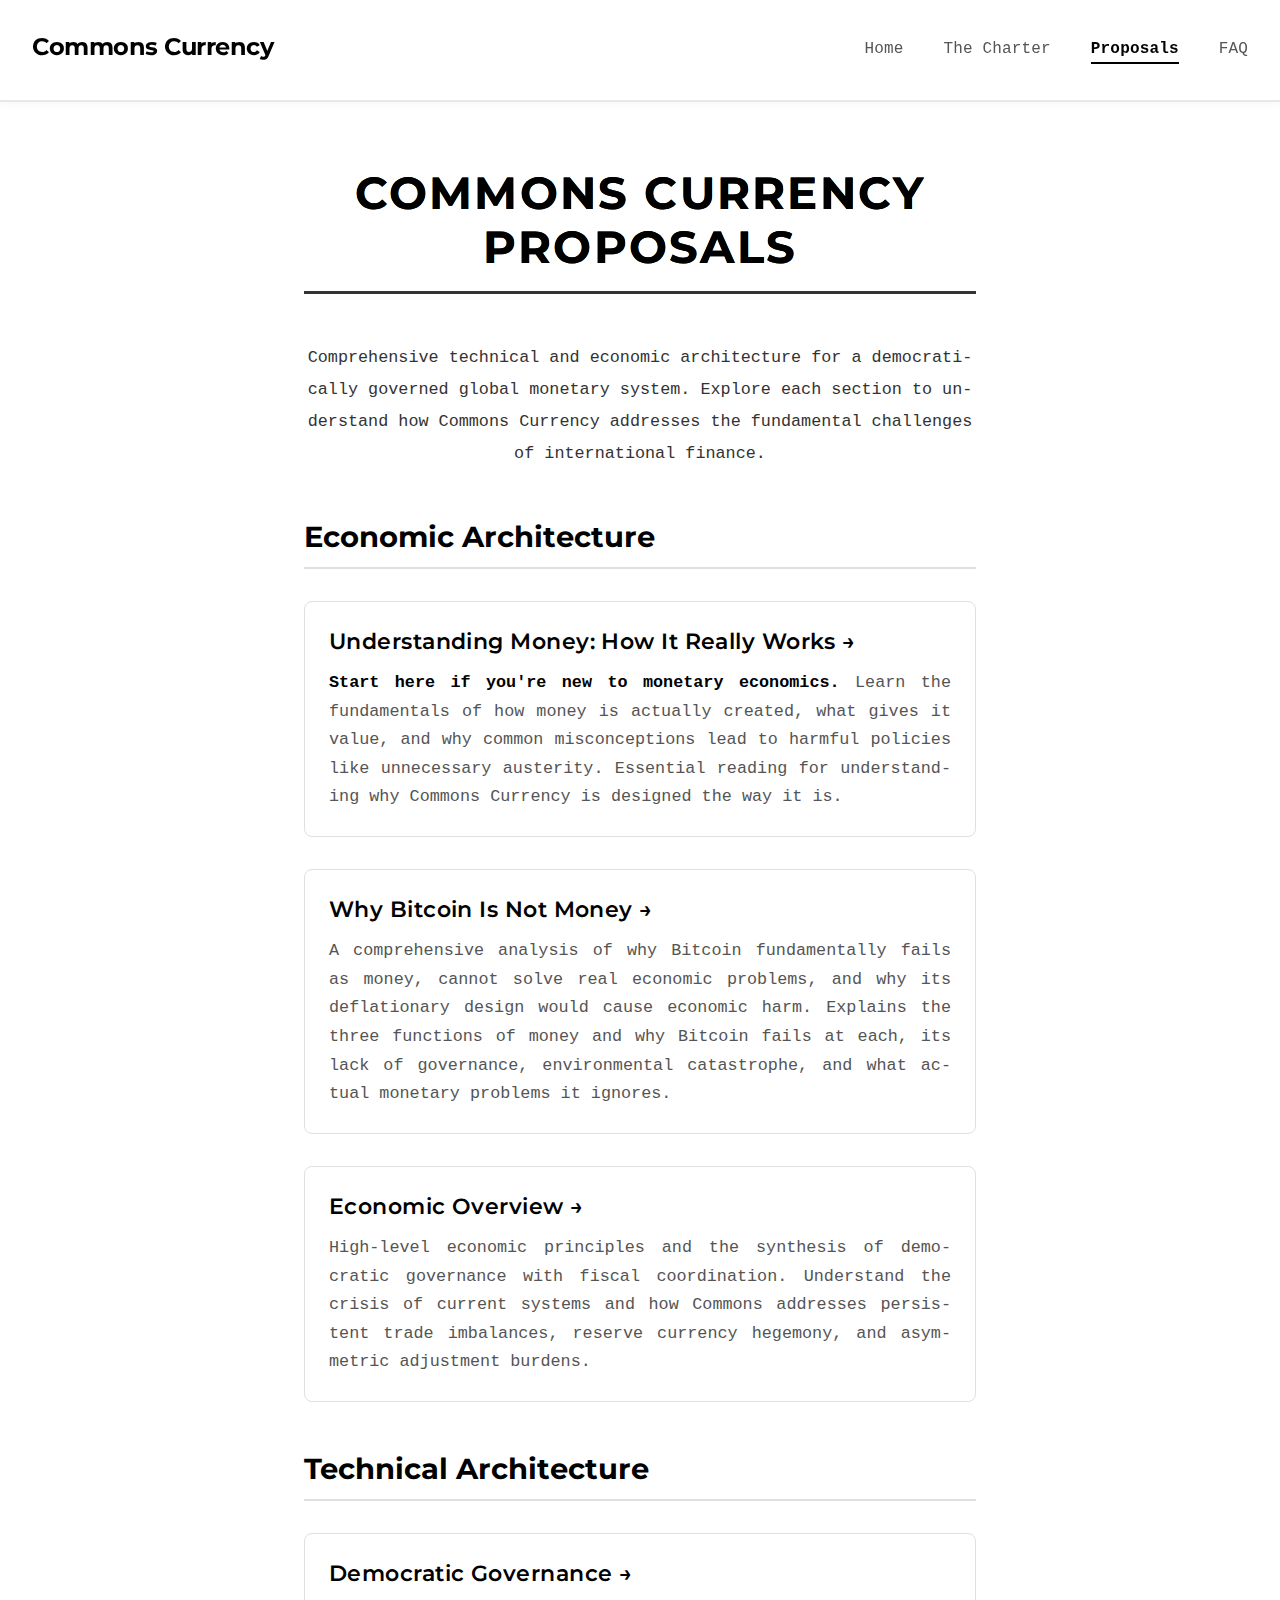
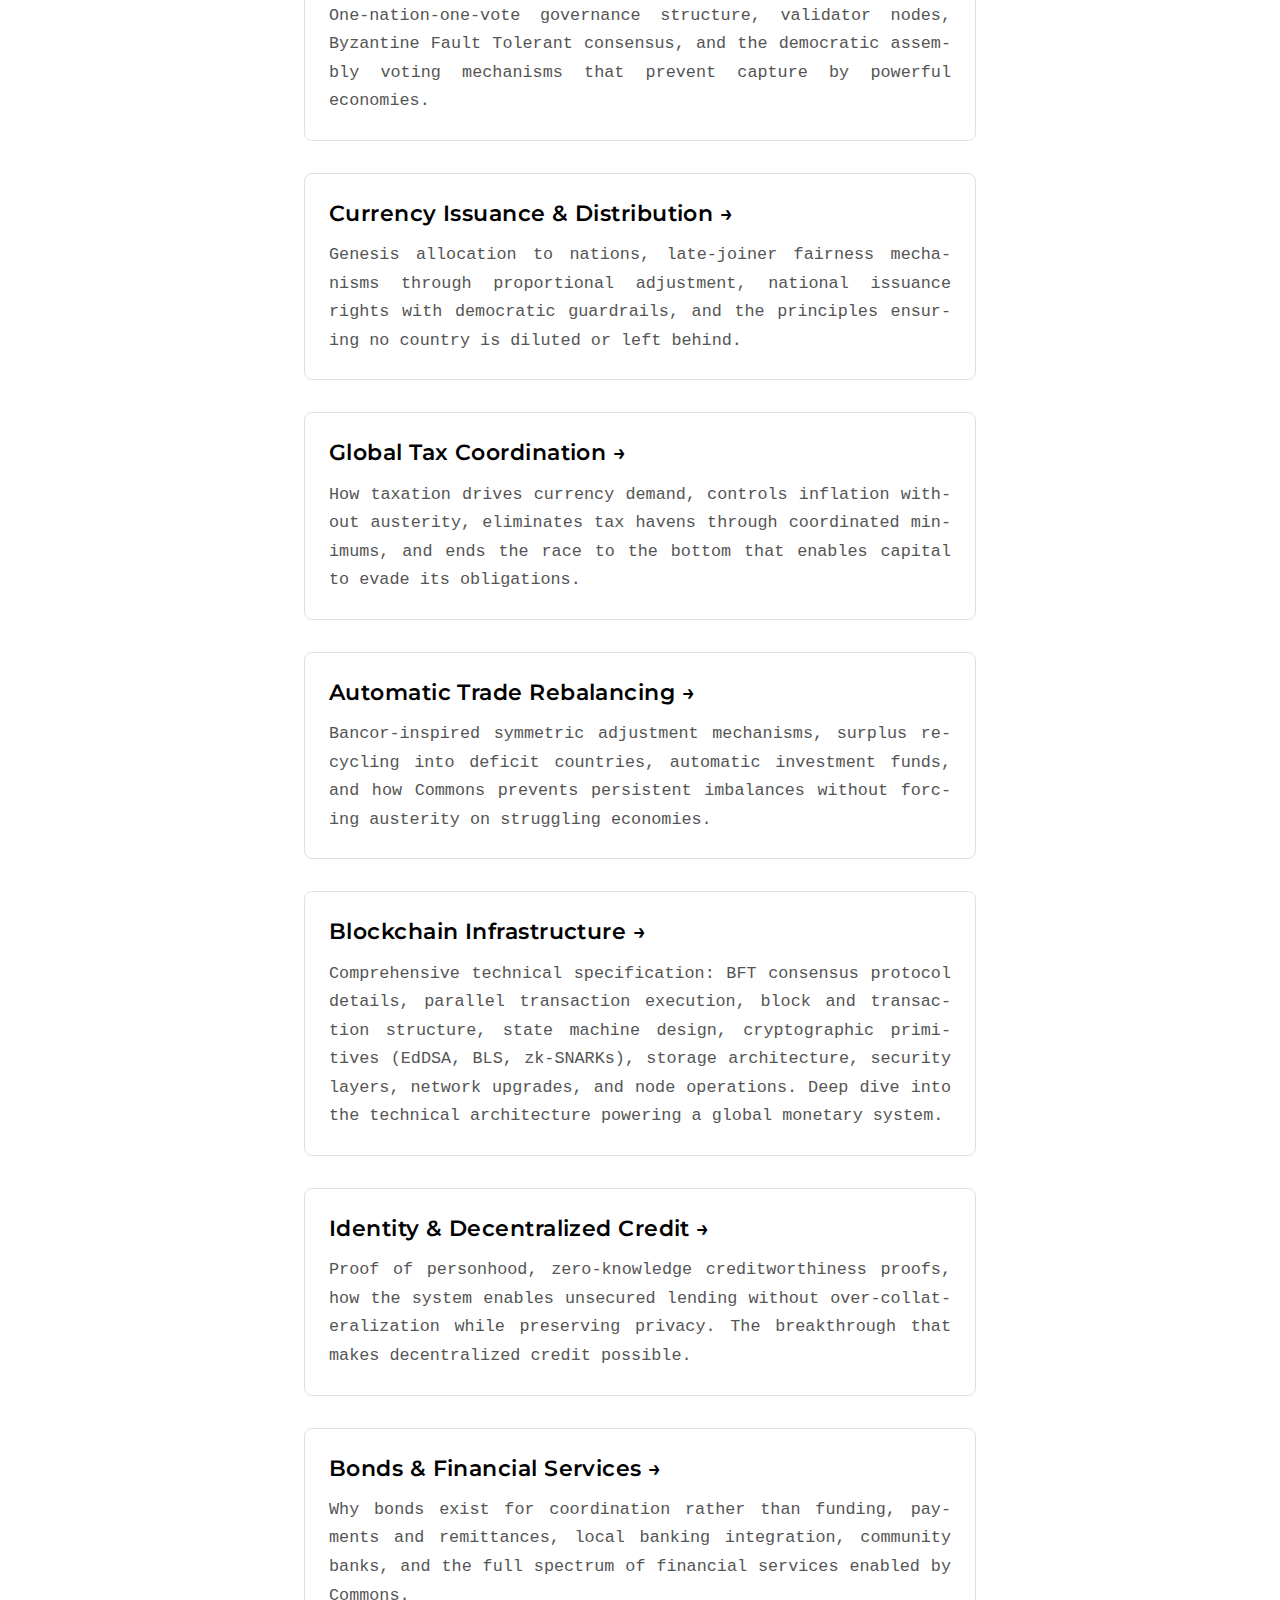
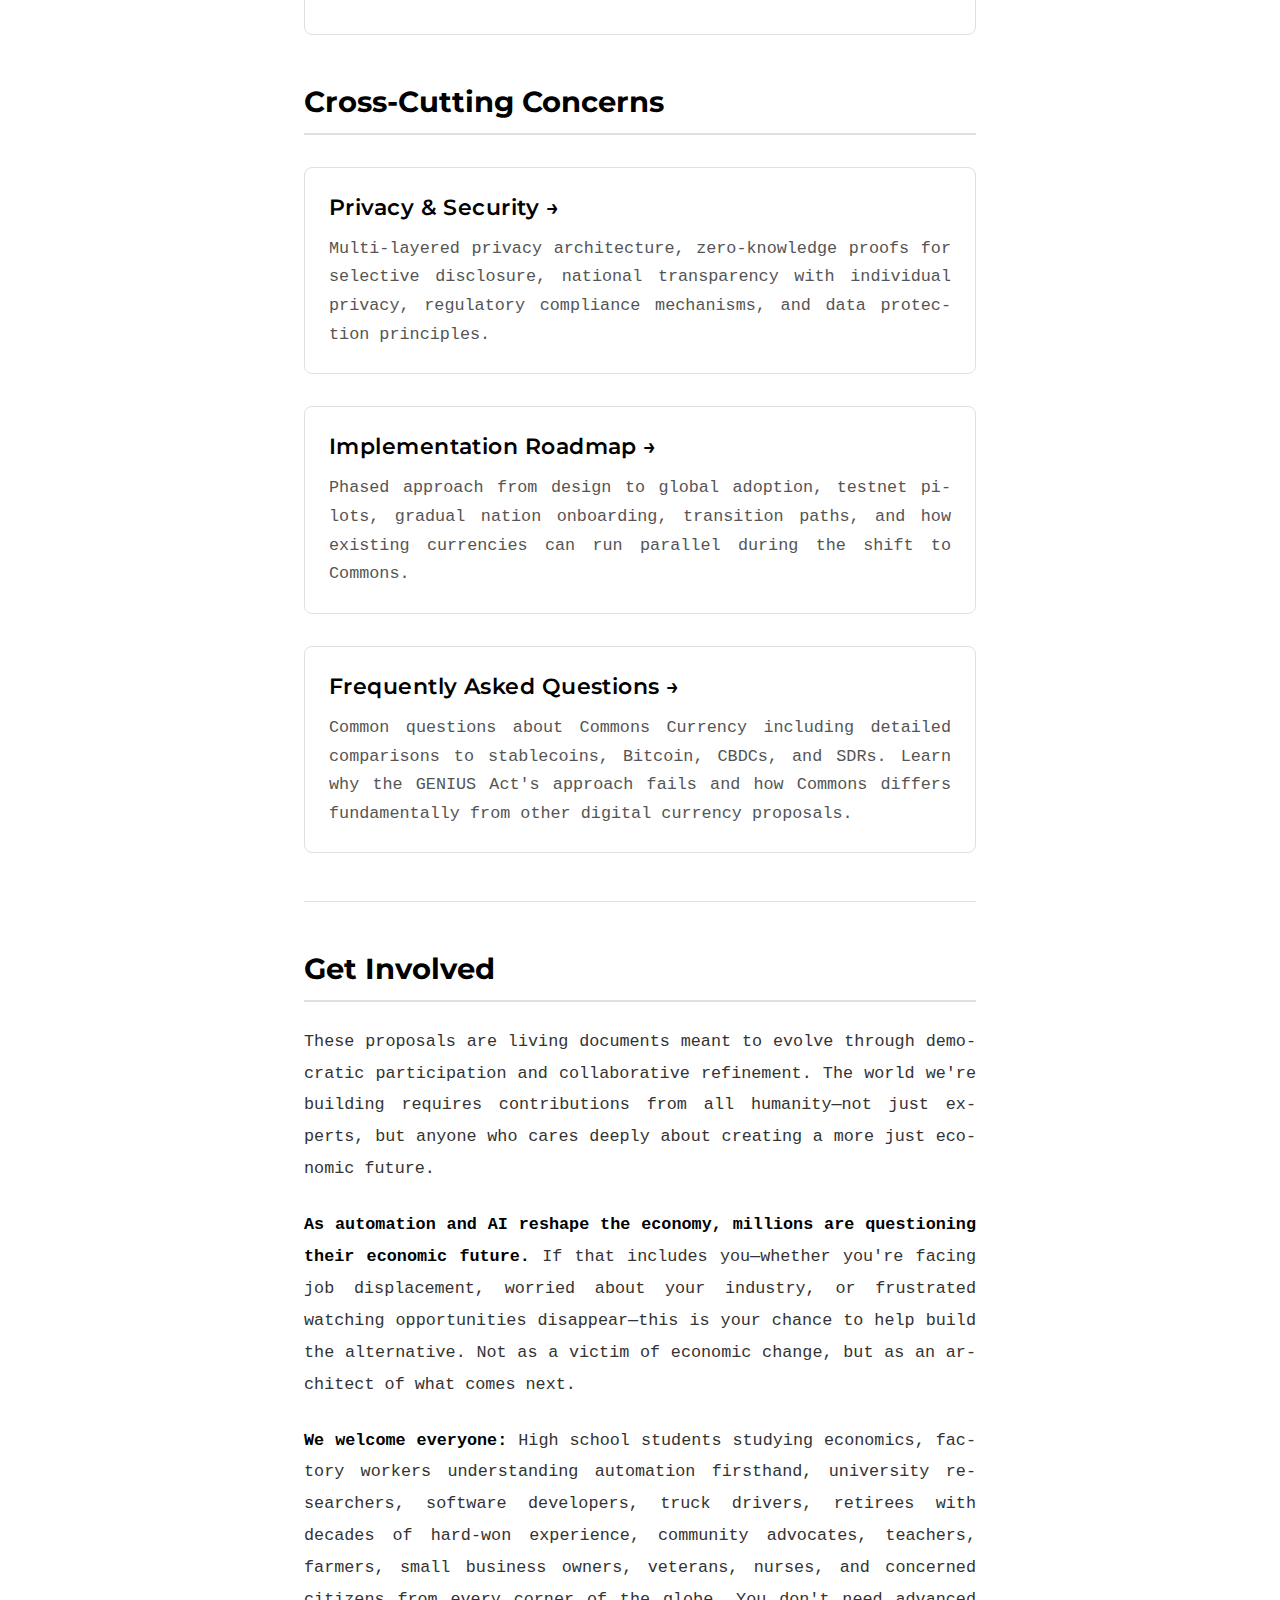
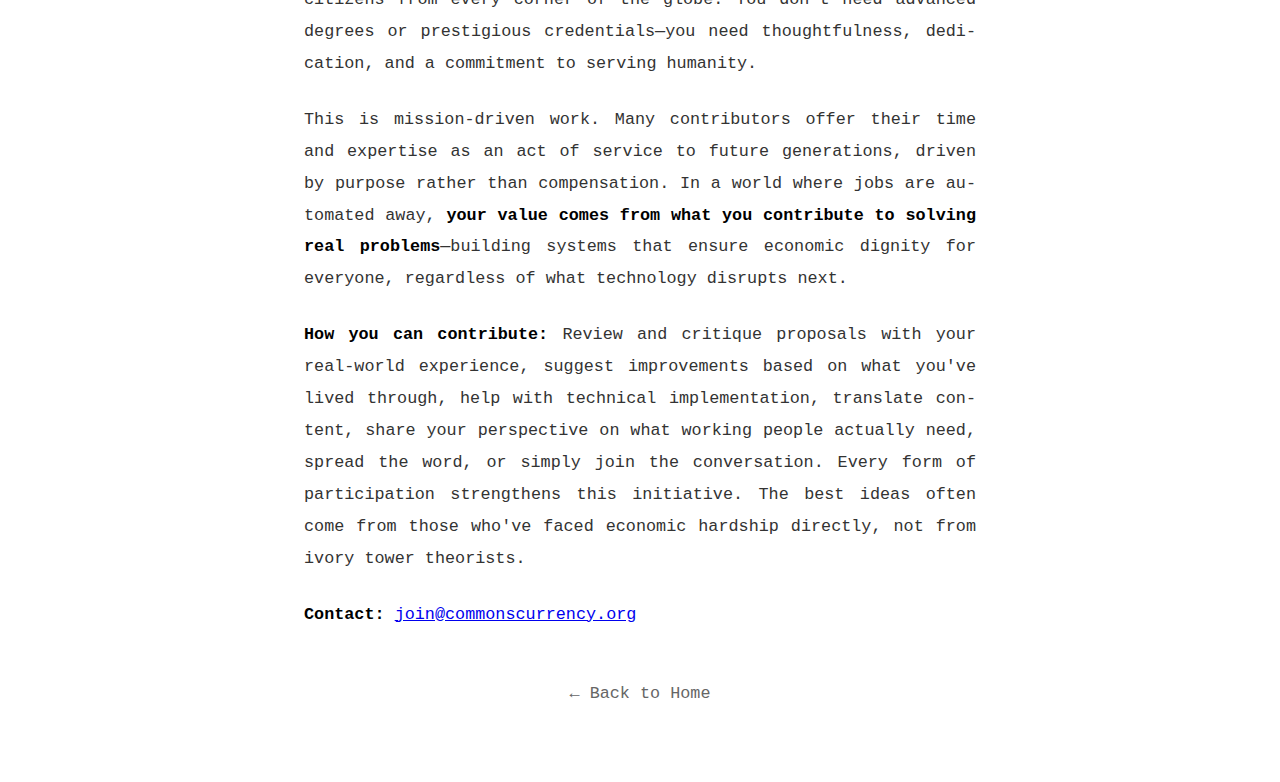
<file: proposals.html>
<!DOCTYPE html>
<html lang="en">

<head>
  <meta charset="UTF-8">
  <meta name="viewport" content="width=device-width, initial-scale=1.0">
  <title>Technical & Economic Proposals | Commons Currency</title>

  <!-- SEO Meta Tags -->
  <meta name="title" content="Technical & Economic Proposals | Commons Currency">
  <meta name="description"
    content="Comprehensive technical and economic architecture proposals for Commons Currency - a democratically governed global monetary system.">
  <meta name="author" content="Commons Currency Initiative">
  <meta name="keywords"
    content="commons currency proposals, technical architecture, economic architecture, blockchain monetary system, democratic governance, global currency design">
  <meta name="robots" content="index, follow">
  <meta name="language" content="English">
  <link rel="canonical" href="https://commonscurrency.org/proposals.html">

  <!-- Open Graph / Facebook / WhatsApp -->
  <meta property="og:type" content="website">
  <meta property="og:url" content="https://commonscurrency.org/proposals.html">
  <meta property="og:title" content="Technical & Economic Proposals | Commons Currency">
  <meta property="og:description" content="Comprehensive proposals for a democratically governed global currency.">
  <meta property="og:image" content="https://commonscurrency.org/favicon.png">
  <meta property="og:site_name" content="Commons Currency">

  <!-- Twitter -->
  <meta property="twitter:card" content="summary_large_image">
  <meta property="twitter:url" content="https://commonscurrency.org/proposals.html">
  <meta property="twitter:title" content="Technical & Economic Proposals | Commons Currency">
  <meta property="twitter:description" content="Comprehensive proposals for a democratically governed global currency.">
  <meta property="twitter:image" content="https://commonscurrency.org/favicon.png">
  <meta name="twitter:creator" content="@CommonsCurrency">

  <!-- Favicon -->
  <link rel="icon" type="image/png" href="favicon.png">
  <link rel="apple-touch-icon" href="favicon.png">

  <!-- Structured Data -->
  <script type="application/ld+json">
    {
      "@context": "https://schema.org",
      "@type": "CollectionPage",
      "name": "Commons Currency Proposals",
      "description": "Comprehensive technical and economic architecture proposals for Commons Currency - a democratically governed global monetary system.",
      "publisher": {
        "@type": "Organization",
        "name": "Commons Currency",
        "logo": {
          "@type": "ImageObject",
          "url": "https://commonscurrency.org/favicon.png"
        }
      }
    }
  </script>

  <!-- Google Analytics -->
  <script async src="https://www.googletagmanager.com/gtag/js?id=G-0QMMVJE36S"></script>
  <script>
    window.dataLayer = window.dataLayer || [];
    function gtag() { dataLayer.push(arguments); }
    gtag('js', new Date());
    gtag('config', 'G-0QMMVJE36S');
  </script>

  <link rel="preconnect" href="https://fonts.googleapis.com">
  <link rel="preconnect" href="https://fonts.gstatic.com" crossorigin>
  <link href="https://fonts.googleapis.com/css2?family=Montserrat:wght@300;700&display=swap" rel="stylesheet">

  <link rel="stylesheet" href="styles.css">
</head>

<body>
  <nav>
    <div class="container">
      <a href="index.html" class="logo">Commons Currency</a>
      <ul>
        <li><a href="index.html">Home</a></li>
        <li><a href="charter.html">The Charter</a></li>
        <li><a href="proposals.html" class="active">Proposals</a></li>
        <li><a href="faq.html">FAQ</a></li>
      </ul>
    </div>
  </nav>

  <div class="container">
    <div class="proposal-content">
      <h1>Commons Currency Proposals</h1>

      <p class="intro-text" style="text-align: center; max-width: 700px; margin: 2rem auto 3rem;">
        Comprehensive technical and economic architecture for a democratically governed global monetary system.
        Explore each section to understand how Commons Currency addresses the fundamental challenges of international
        finance.
      </p>

      <h2>Economic Architecture</h2>

      <div class="doc-section">
        <h3><a href="understanding-money.html">Understanding Money: How It Really Works →</a></h3>
        <p><strong>Start here if you're new to monetary economics.</strong> Learn the fundamentals of how money is
          actually created, what gives it value, and why common misconceptions lead to harmful policies like unnecessary
          austerity. Essential reading for understanding why Commons Currency is designed the way it is.</p>
      </div>

      <div class="doc-section">
        <h3><a href="bitcoin-critique.html">Why Bitcoin Is Not Money →</a></h3>
        <p>A comprehensive analysis of why Bitcoin fundamentally fails as money, cannot solve real economic problems,
          and
          why its deflationary design would cause economic harm. Explains the three functions of money and why Bitcoin
          fails at each, its lack of governance, environmental catastrophe, and what actual monetary problems it
          ignores.</p>
      </div>

      <div class="doc-section">
        <h3><a href="economic-overview.html">Economic Overview →</a></h3>
        <p>High-level economic principles and the synthesis of democratic governance
          with fiscal coordination. Understand the crisis of current systems and how Commons addresses persistent trade
          imbalances, reserve currency hegemony, and asymmetric adjustment burdens.</p>
      </div>

      <h2>Technical Architecture</h2>

      <div class="doc-section">
        <h3><a href="governance.html">Democratic Governance →</a></h3>
        <p>One-nation-one-vote governance structure, validator nodes, Byzantine Fault Tolerant consensus, and the
          democratic assembly voting mechanisms that prevent capture by powerful economies.</p>
      </div>

      <div class="doc-section">
        <h3><a href="currency-issuance.html">Currency Issuance & Distribution →</a></h3>
        <p>Genesis allocation to nations, late-joiner fairness mechanisms through proportional adjustment, national
          issuance rights with democratic guardrails, and the principles ensuring no country is diluted or left behind.
        </p>
      </div>

      <div class="doc-section">
        <h3><a href="taxation.html">Global Tax Coordination →</a></h3>
        <p>How taxation drives currency demand, controls inflation without austerity, eliminates tax
          havens through coordinated minimums, and ends the race to the bottom that enables capital to evade its
          obligations.</p>
      </div>

      <div class="doc-section">
        <h3><a href="trade-rebalancing.html">Automatic Trade Rebalancing →</a></h3>
        <p>Bancor-inspired symmetric adjustment mechanisms, surplus recycling into deficit countries, automatic
          investment funds, and how Commons prevents persistent imbalances without forcing austerity on struggling
          economies.</p>
      </div>

      <div class="doc-section">
        <h3><a href="blockchain-tech.html">Blockchain Infrastructure →</a></h3>
        <p>Comprehensive technical specification: BFT consensus protocol details, parallel transaction execution,
          block and transaction structure, state machine design, cryptographic primitives (EdDSA, BLS, zk-SNARKs),
          storage architecture, security layers, network upgrades, and node operations. Deep dive into the technical
          architecture powering a global monetary system.</p>
      </div>

      <div class="doc-section">
        <h3><a href="identity-credit.html">Identity & Decentralized Credit →</a></h3>
        <p>Proof of personhood, zero-knowledge creditworthiness proofs, how the system enables unsecured lending without
          over-collateralization while preserving privacy. The breakthrough that makes decentralized credit possible.
        </p>
      </div>

      <div class="doc-section">
        <h3><a href="bonds-financial.html">Bonds & Financial Services →</a></h3>
        <p>Why bonds exist for coordination rather than funding, payments and remittances, local banking integration,
          community banks, and the full spectrum of financial services enabled by Commons.</p>
      </div>

      <h2>Cross-Cutting Concerns</h2>

      <div class="doc-section">
        <h3><a href="privacy-security.html">Privacy & Security →</a></h3>
        <p>Multi-layered privacy architecture, zero-knowledge proofs for selective disclosure, national transparency
          with individual privacy, regulatory compliance mechanisms, and data protection principles.</p>
      </div>

      <div class="doc-section">
        <h3><a href="implementation.html">Implementation Roadmap →</a></h3>
        <p>Phased approach from design to global adoption, testnet pilots, gradual nation onboarding, transition paths,
          and how existing currencies can run parallel during the shift to Commons.</p>
      </div>

      <div class="doc-section">
        <h3><a href="faq.html">Frequently Asked Questions →</a></h3>
        <p>Common questions about Commons Currency including detailed comparisons to stablecoins, Bitcoin, CBDCs, and
          SDRs. Learn why the GENIUS Act's approach fails and how Commons differs fundamentally from other digital
          currency proposals.</p>
      </div>

      <hr style="margin: 3rem 0; border: none; border-top: 1px solid #e0e0e0;">

      <h2>Get Involved</h2>

      <p>These proposals are living documents meant to evolve through democratic participation and collaborative
        refinement. The world we're building requires contributions from all humanity—not just experts, but anyone who
        cares deeply about creating a more just economic future.</p>

      <p><strong>As automation and AI reshape the economy, millions are questioning their economic future.</strong> If
        that includes you—whether you're facing job displacement, worried about your industry, or frustrated watching
        opportunities disappear—this is your chance to help build the alternative. Not as a victim of economic change,
        but as an architect of what comes next.</p>

      <p><strong>We welcome everyone:</strong> High school students studying economics, factory workers understanding
        automation firsthand, university researchers, software developers, truck drivers, retirees with decades of
        hard-won experience, community advocates, teachers, farmers, small business owners, veterans, nurses, and
        concerned citizens from every corner of the globe. You don't need advanced degrees or prestigious
        credentials—you need thoughtfulness, dedication, and a commitment to serving humanity.</p>

      <p>This is mission-driven work. Many contributors offer their time and expertise as an act of service to future
        generations, driven by purpose rather than compensation. In a world where jobs are automated away, <strong>your
          value comes from what you contribute to solving real problems</strong>—building systems that ensure economic
        dignity for everyone, regardless of what technology disrupts next.</p>

      <p><strong>How you can contribute:</strong> Review and critique proposals with your real-world experience, suggest
        improvements based on what you've lived through, help with technical implementation, translate content, share
        your perspective on what working people actually need, spread the word, or simply join the conversation. Every
        form of participation strengthens this initiative. The best ideas often come from those who've faced economic
        hardship directly, not from ivory tower theorists.</p>

      <p><strong>Contact:</strong> <a href="mailto:join@commonscurrency.org">join@commonscurrency.org</a></p>

      <p style="text-align: center; margin-top: 3rem;">
        <a href="index.html" style="color: #666; text-decoration: none;">← Back to Home</a>
      </p>

    </div>
  </div>

  <style>
    .doc-section {
      margin: 2rem 0;
      padding: 1.5rem;
      border: 1px solid #e0e0e0;
      border-radius: 8px;
      transition: all 0.3s ease;
    }

    .doc-section:hover {
      border-color: #333;
      box-shadow: 0 2px 8px rgba(0, 0, 0, 0.1);
    }

    .doc-section h3 {
      margin-top: 0;
      margin-bottom: 0.75rem;
    }

    .doc-section h3 a {
      color: #000;
      text-decoration: none;
      font-size: 1.4rem;
    }

    .doc-section h3 a:hover {
      color: #333;
      text-decoration: underline;
    }

    .doc-section p {
      margin-bottom: 0;
      color: #555;
      line-height: 1.7;
    }
  </style>
</body>

</html>
</file>
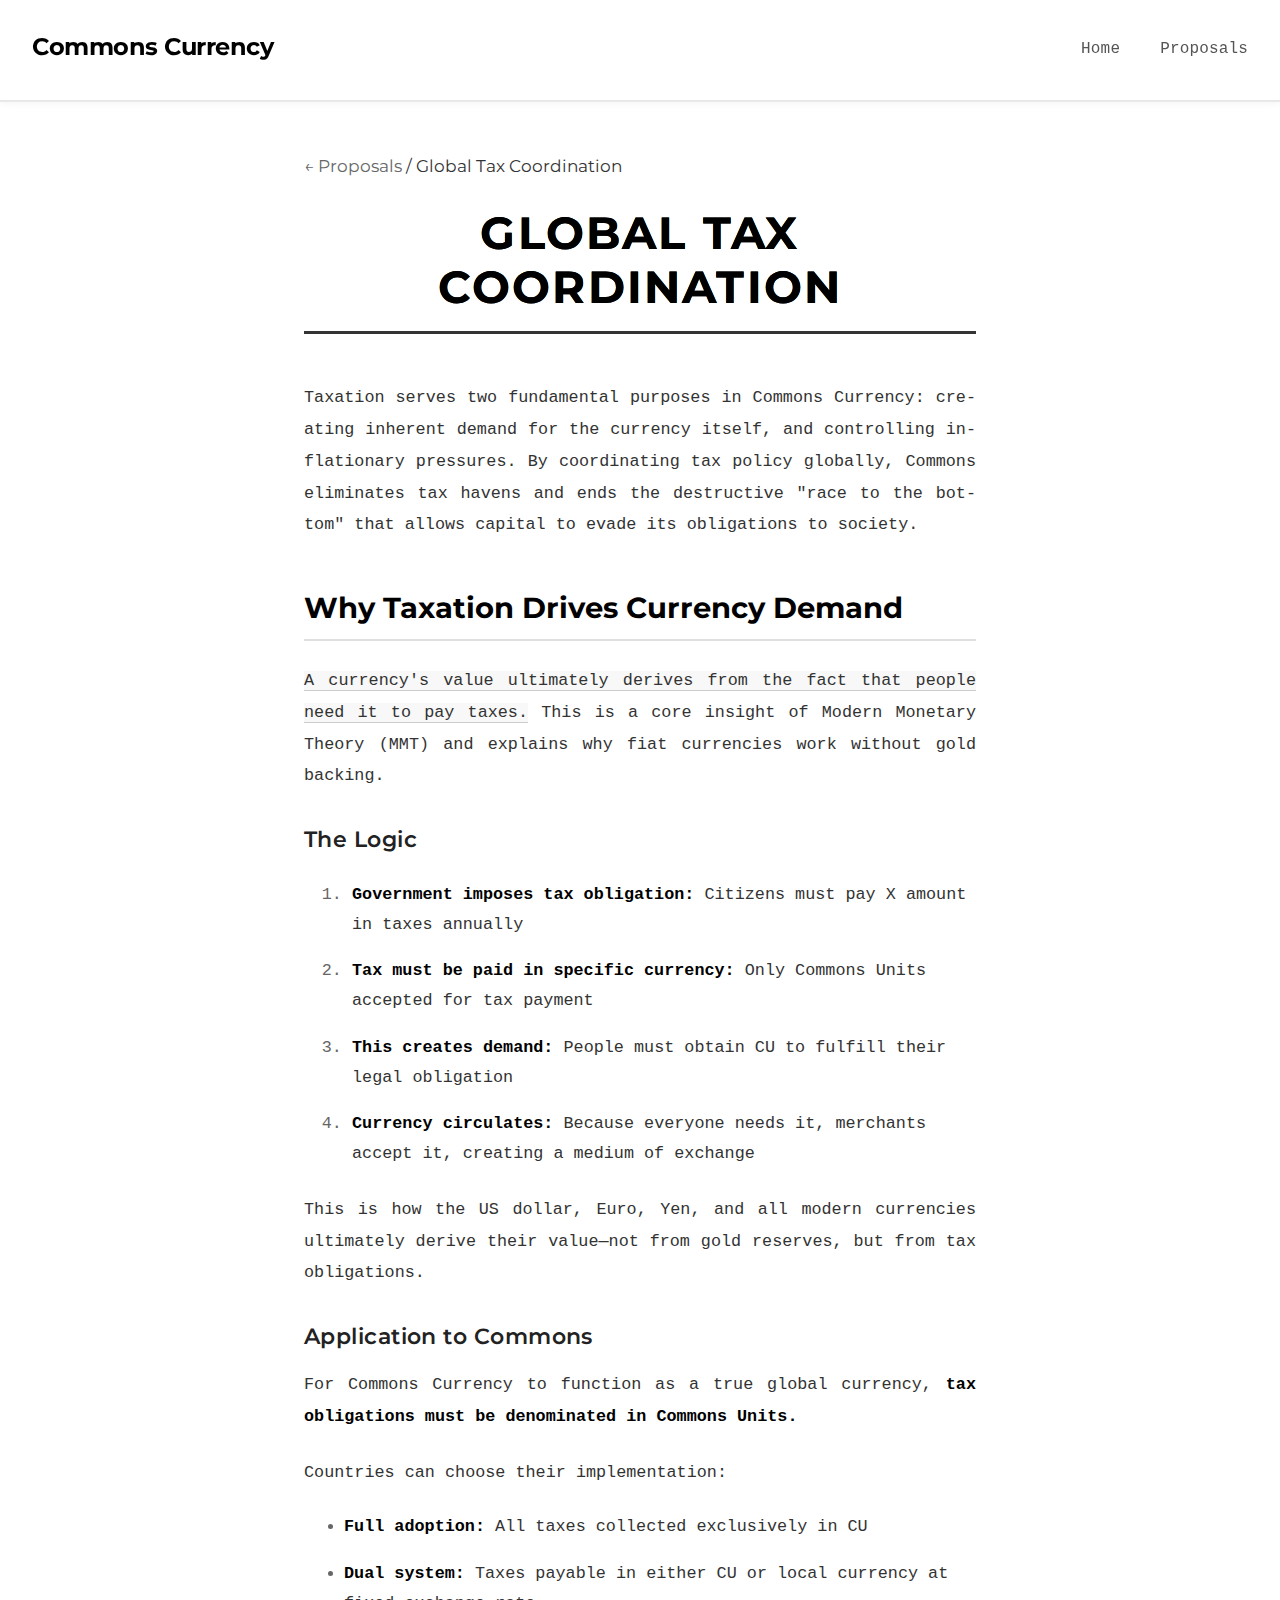
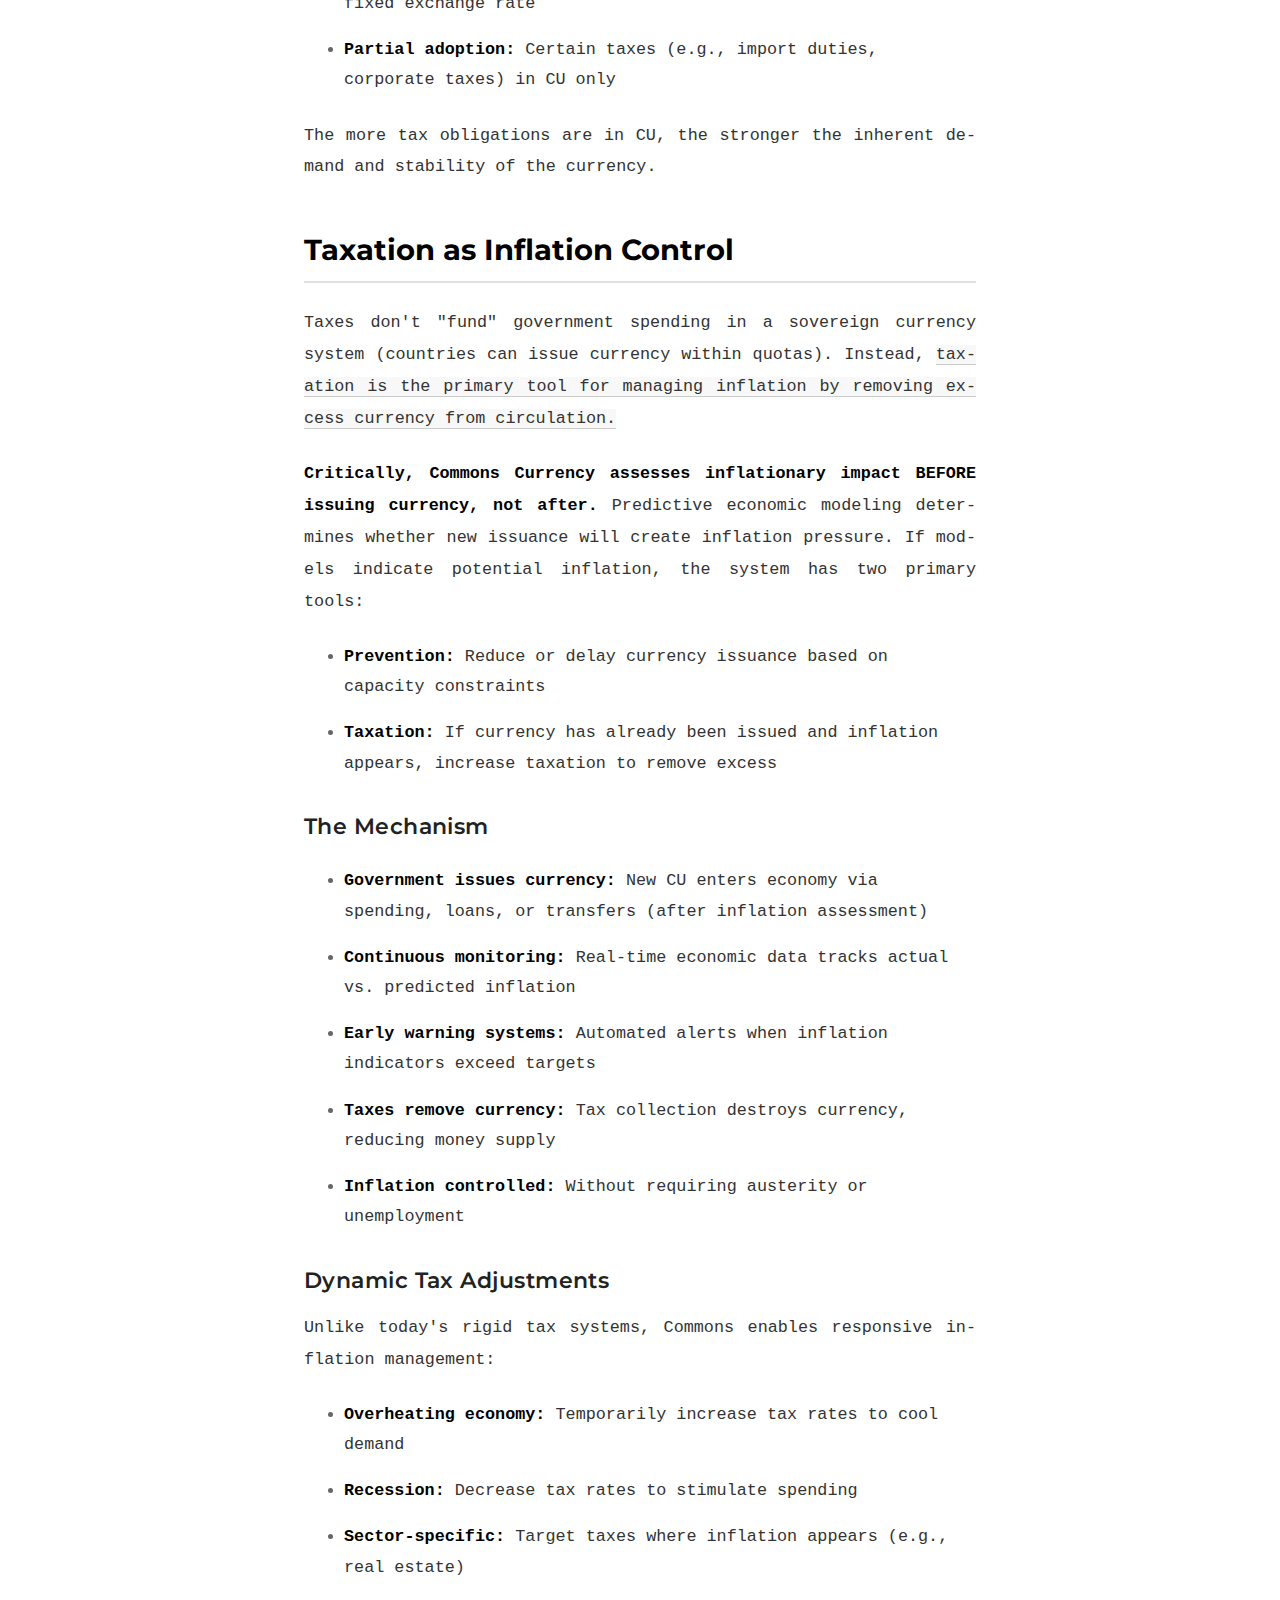
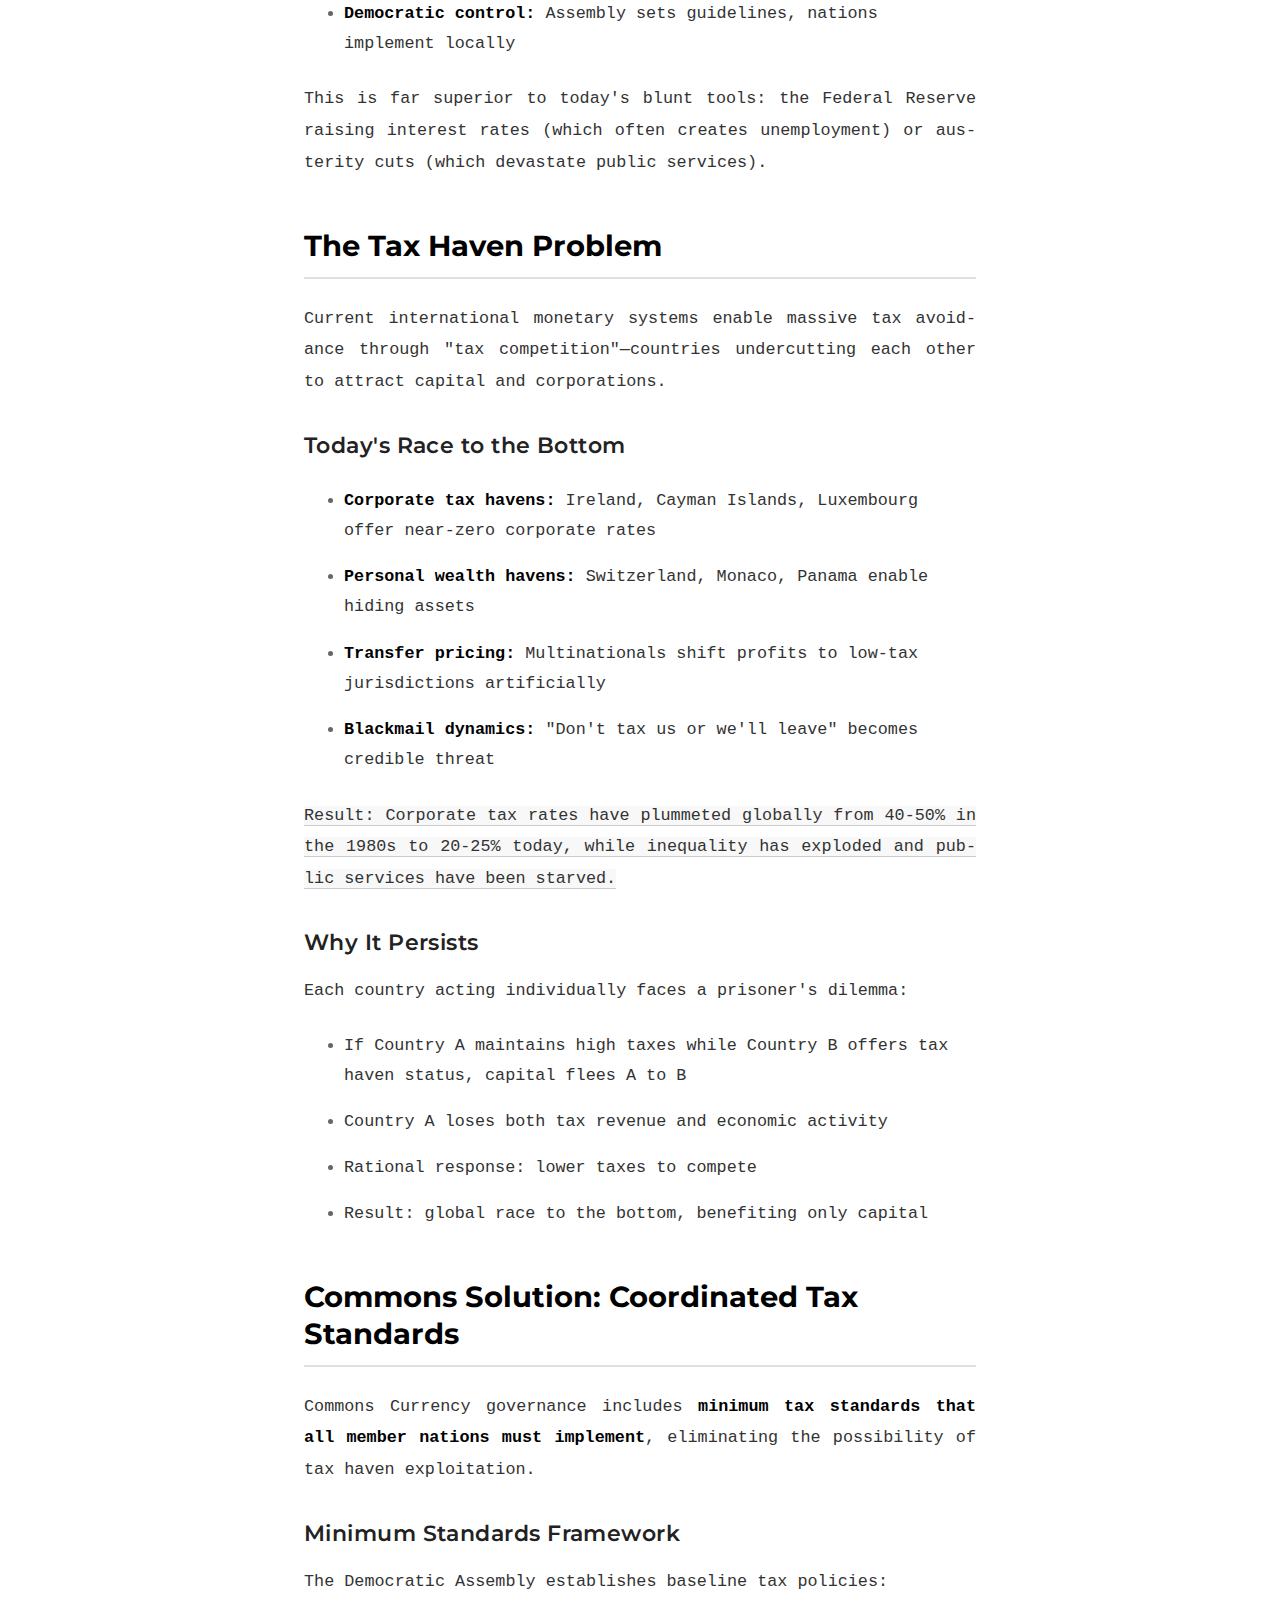
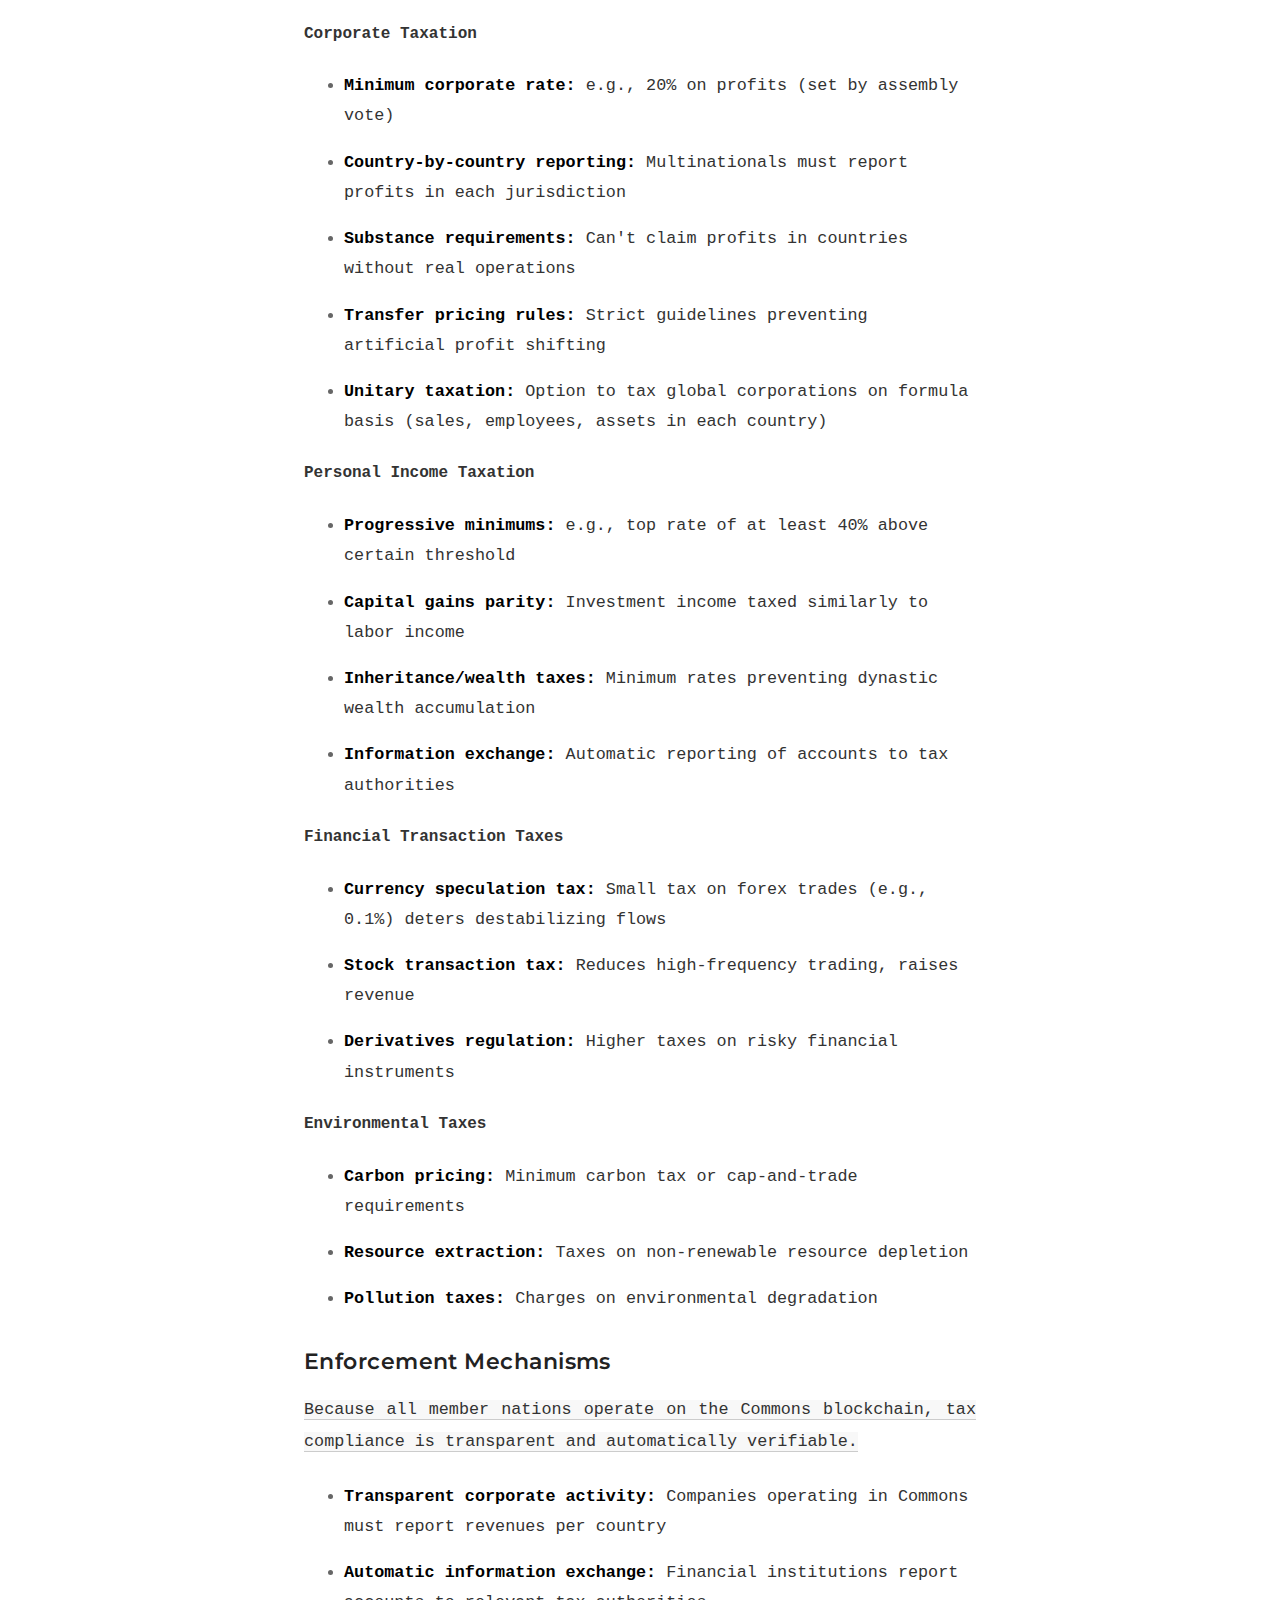
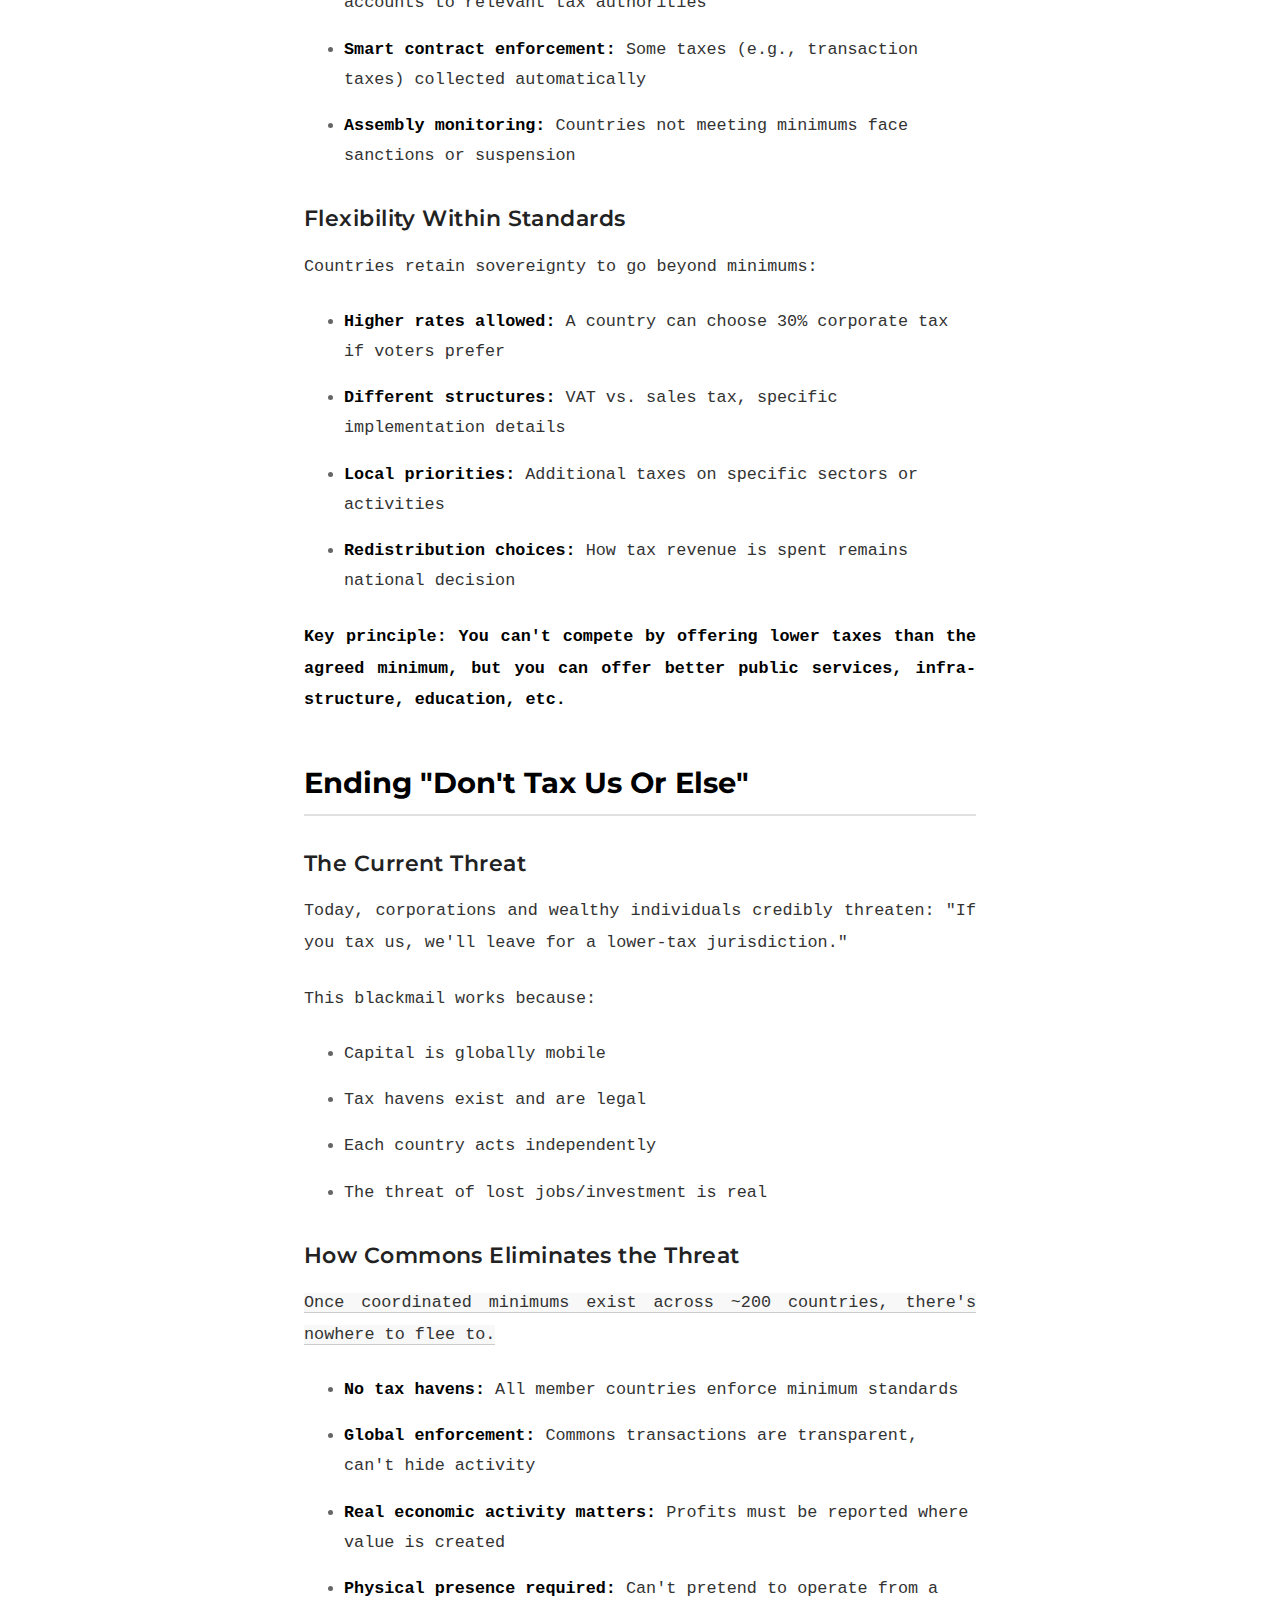
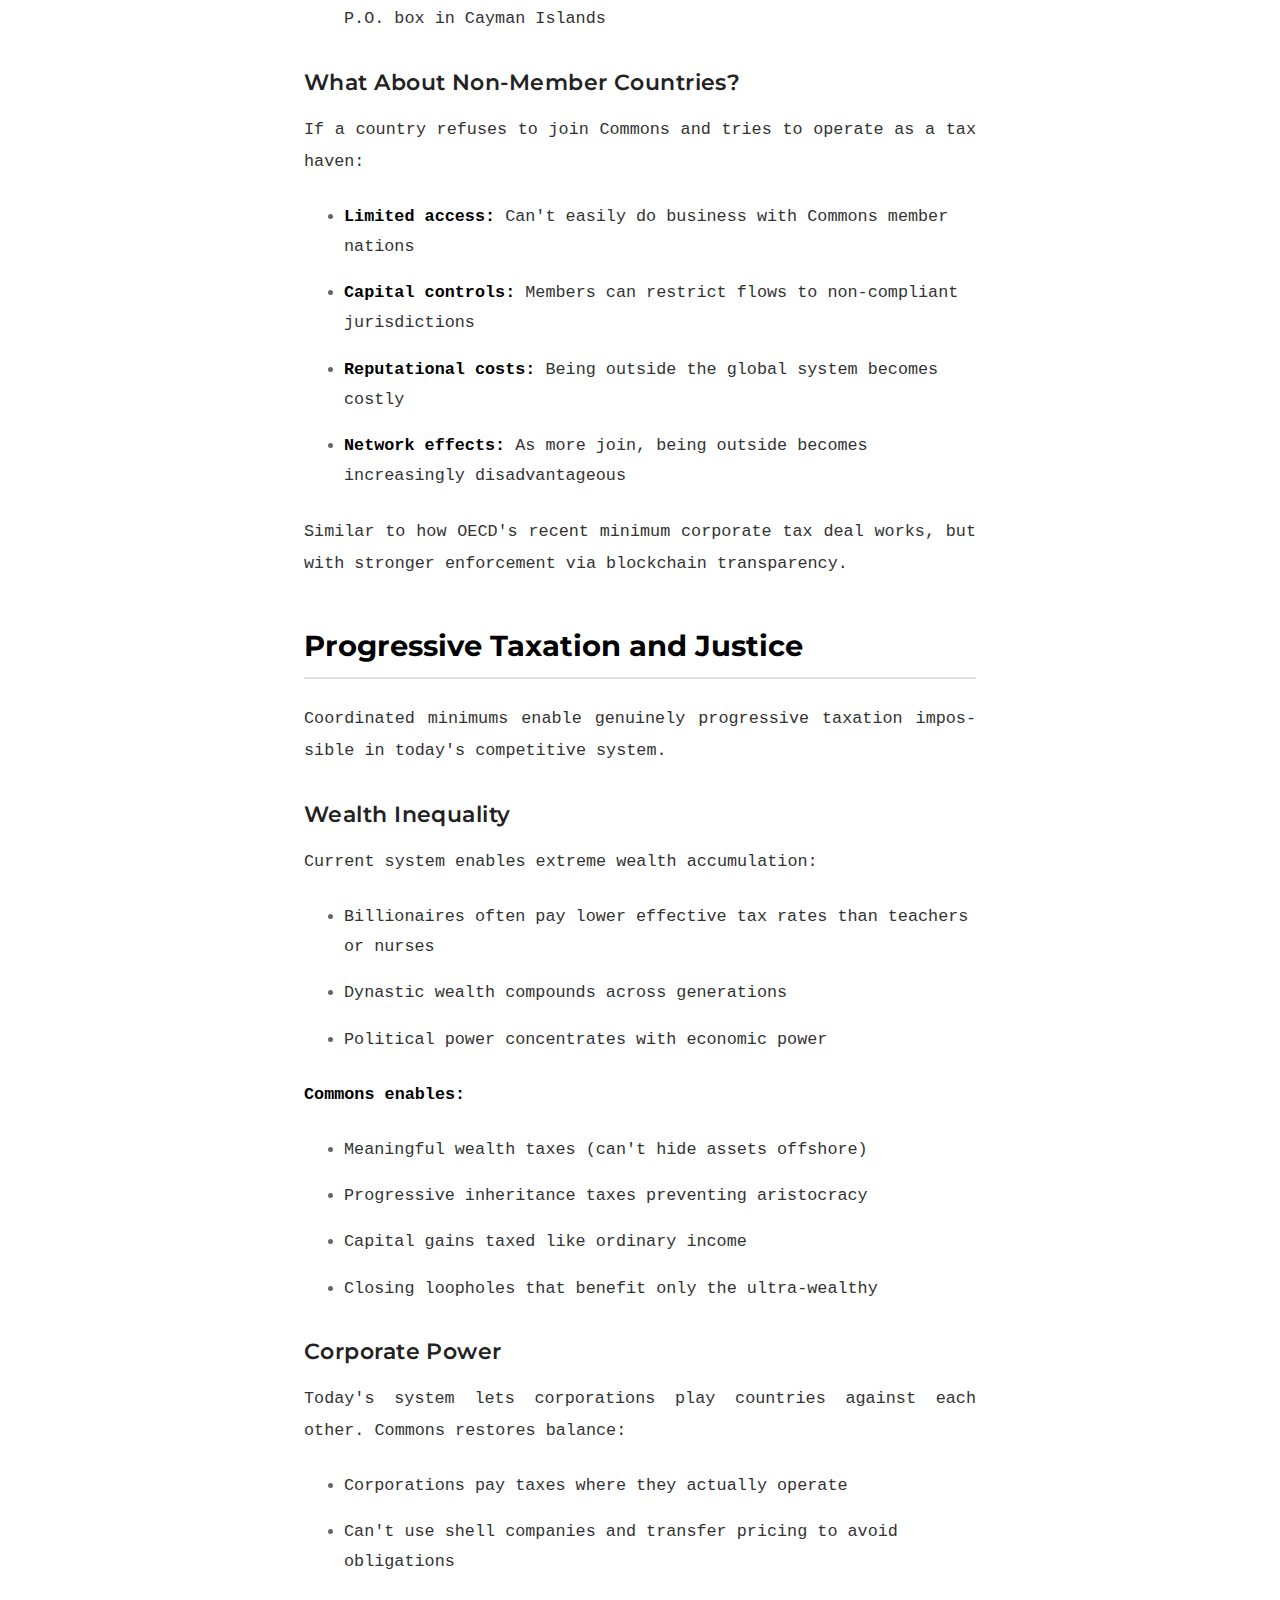
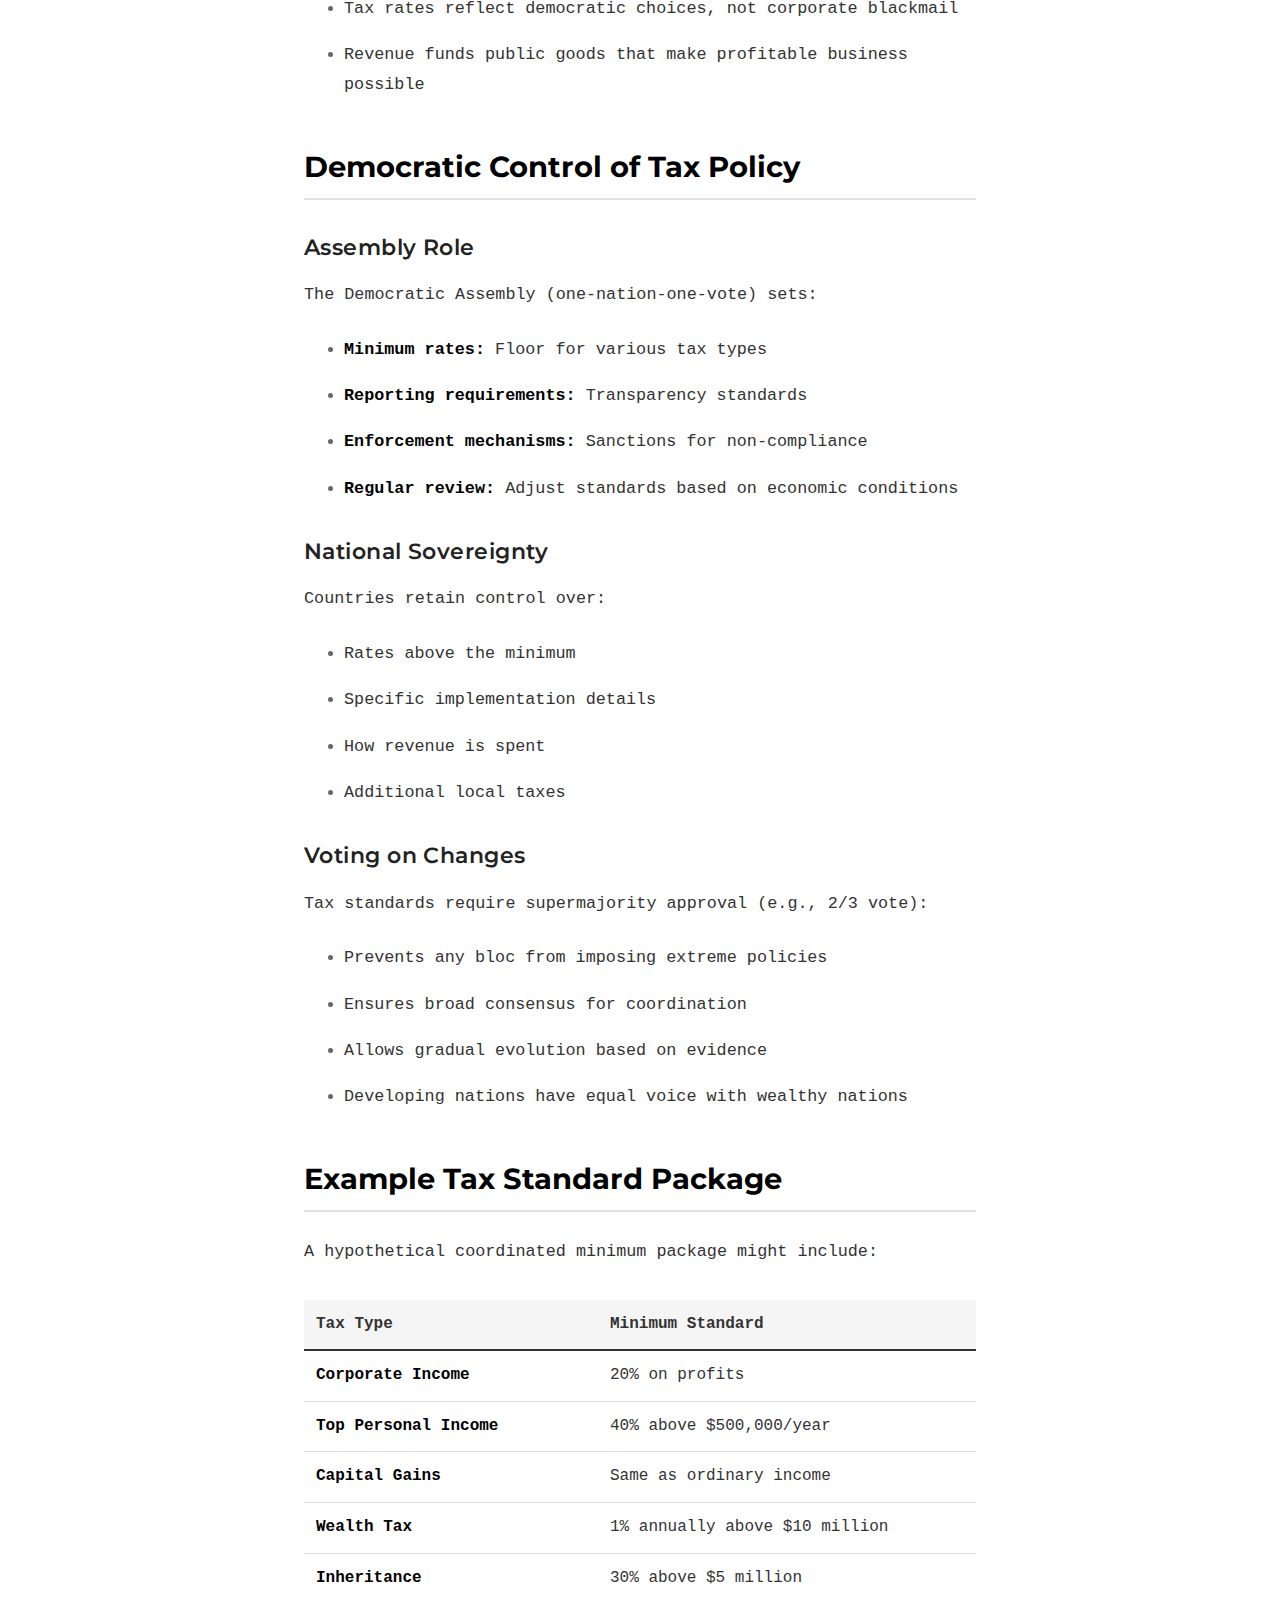
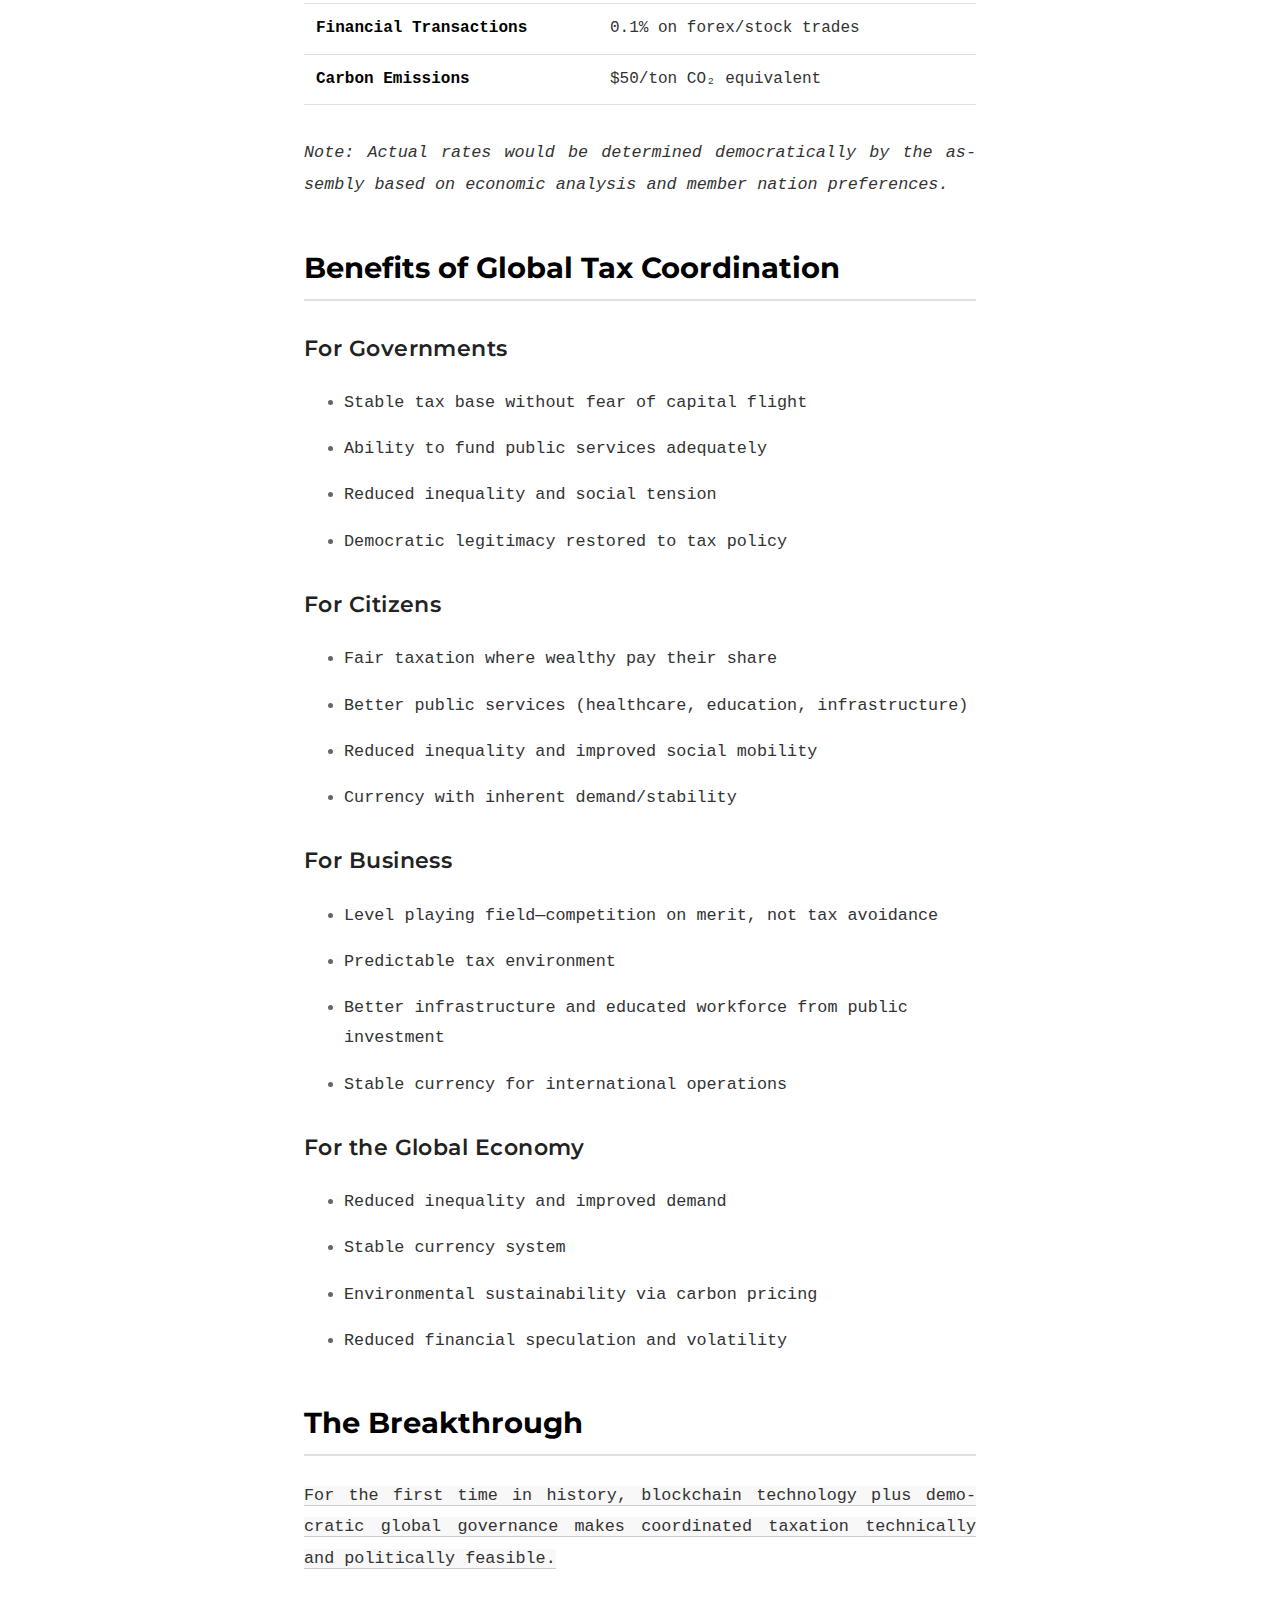
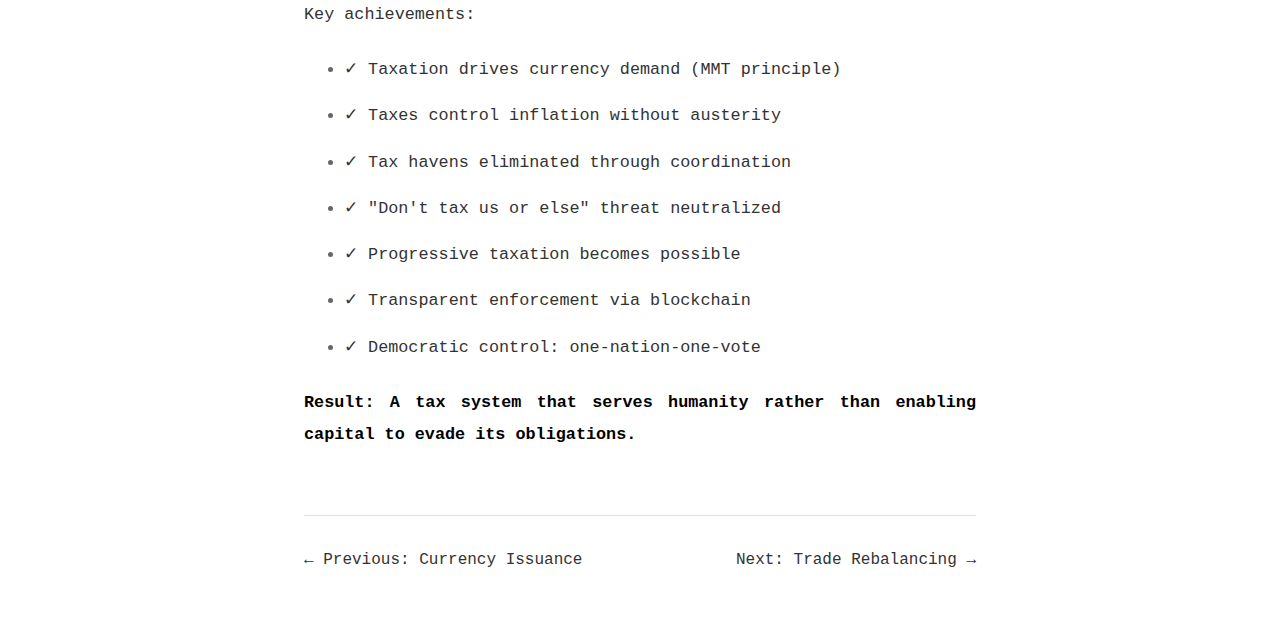
<file: taxation.html>
<!DOCTYPE html>
<html lang="en">

<head>
  <meta charset="UTF-8">
  <meta name="viewport" content="width=device-width, initial-scale=1.0">
  <title>Global Tax Coordination | Commons Currency</title>

  <!-- SEO Meta Tags -->
  <meta name="title" content="Global Tax Coordination | Commons Currency">
  <meta name="description"
    content="How taxation drives currency demand, controls inflation, and enables global tax justice by eliminating tax havens and the race to the bottom.">
  <meta name="author" content="Commons Currency Initiative">
  <meta name="keywords"
    content="global tax coordination, tax havens elimination, taxation drives demand, inflation control, tax justice, coordinated minimum tax, progressive taxation">
  <meta name="robots" content="index, follow">
  <meta name="language" content="English">
  <link rel="canonical" href="https://commonscurrency.org/taxation.html">

  <!-- Open Graph / Facebook / WhatsApp -->
  <meta property="og:type" content="article">
  <meta property="og:url" content="https://commonscurrency.org/taxation.html">
  <meta property="og:title" content="Global Tax Coordination | Commons Currency">
  <meta property="og:description"
    content="How taxation drives currency demand, controls inflation, and enables global tax justice by eliminating tax havens and the race to the bottom.">
  <meta property="og:image" content="https://commonscurrency.org/favicon.png">
  <meta property="og:site_name" content="Commons Currency">

  <!-- Twitter -->
  <meta property="twitter:card" content="summary_large_image">
  <meta property="twitter:url" content="https://commonscurrency.org/taxation.html">
  <meta property="twitter:title" content="Global Tax Coordination | Commons Currency">
  <meta property="twitter:description"
    content="How taxation drives currency demand, controls inflation, and enables global tax justice by eliminating tax havens and the race to the bottom.">
  <meta property="twitter:image" content="https://commonscurrency.org/favicon.png">
  <meta name="twitter:creator" content="@CommonsCurrency">

  <!-- Favicon -->
  <link rel="icon" type="image/png" href="favicon.png">
  <link rel="apple-touch-icon" href="favicon.png">

  <!-- Structured Data -->
  <script type="application/ld+json">
    {
      "@context": "https://schema.org",
      "@type": "Article",
      "headline": "Global Tax Coordination",
      "description": "How taxation drives currency demand, controls inflation, and enables global tax justice by eliminating tax havens and the race to the bottom.",
      "author": {
        "@type": "Organization",
        "name": "Commons Currency"
      },
      "publisher": {
        "@type": "Organization",
        "name": "Commons Currency",
        "logo": {
          "@type": "ImageObject",
          "url": "https://commonscurrency.org/favicon.png"
        }
      },
      "datePublished": "2025-10-20",
      "dateModified": "2025-10-20"
    }
  </script>

  <!-- Google Analytics -->
  <script async src="https://www.googletagmanager.com/gtag/js?id=G-0QMMVJE36S"></script>
  <script>
    window.dataLayer = window.dataLayer || [];
    function gtag() { dataLayer.push(arguments); }
    gtag('js', new Date());
    gtag('config', 'G-0QMMVJE36S');
  </script>

  <link rel="preconnect" href="https://fonts.googleapis.com">
  <link rel="preconnect" href="https://fonts.gstatic.com" crossorigin>
  <link href="https://fonts.googleapis.com/css2?family=Montserrat:wght@300;700&display=swap" rel="stylesheet">

  <link rel="stylesheet" href="styles.css">
</head>

<body>
  <nav>
    <div class="container">
      <a href="index.html" class="logo">Commons Currency</a>
      <ul>
        <li><a href="index.html">Home</a></li>
        <li><a href="proposals.html">Proposals</a></li>
      </ul>
    </div>
  </nav>

  <div class="container">
    <div class="proposal-content">

      <p class="breadcrumbs"><a href="proposals.html">← Proposals</a> / Global Tax Coordination</p>

      <h1>Global Tax Coordination</h1>

      <p class="intro-text">Taxation serves two fundamental purposes in Commons Currency: creating inherent demand for
        the currency itself, and controlling inflationary pressures. By coordinating tax policy globally, Commons
        eliminates tax havens and ends the destructive "race to the bottom" that allows capital to evade its obligations
        to society.</p>

      <h2>Why Taxation Drives Currency Demand</h2>

      <p><span class="highlight">A currency's value ultimately derives from the fact that people need it to pay
          taxes.</span> This is a core insight of Modern Monetary Theory (MMT) and explains why fiat currencies work
        without gold backing.</p>

      <h3>The Logic</h3>

      <ol>
        <li><strong>Government imposes tax obligation:</strong> Citizens must pay X amount in taxes annually</li>
        <li><strong>Tax must be paid in specific currency:</strong> Only Commons Units accepted for tax payment</li>
        <li><strong>This creates demand:</strong> People must obtain CU to fulfill their legal obligation</li>
        <li><strong>Currency circulates:</strong> Because everyone needs it, merchants accept it, creating a medium of
          exchange</li>
      </ol>

      <p>This is how the US dollar, Euro, Yen, and all modern currencies ultimately derive their value—not from gold
        reserves, but from tax obligations.</p>

      <h3>Application to Commons</h3>

      <p>For Commons Currency to function as a true global currency, <strong>tax obligations must be denominated in
          Commons Units.</strong></p>

      <p>Countries can choose their implementation:</p>

      <ul>
        <li><strong>Full adoption:</strong> All taxes collected exclusively in CU</li>
        <li><strong>Dual system:</strong> Taxes payable in either CU or local currency at fixed exchange rate</li>
        <li><strong>Partial adoption:</strong> Certain taxes (e.g., import duties, corporate taxes) in CU only</li>
      </ul>

      <p>The more tax obligations are in CU, the stronger the inherent demand and stability of the currency.</p>

      <h2>Taxation as Inflation Control</h2>

      <p>Taxes don't "fund" government spending in a sovereign currency system (countries can issue currency within
        quotas). Instead, <span class="highlight">taxation is the primary tool for managing inflation by removing excess
          currency from circulation.</span></p>

      <p><strong>Critically, Commons Currency assesses inflationary impact BEFORE issuing currency, not after.</strong>
        Predictive economic modeling determines whether new issuance will create inflation pressure. If models indicate
        potential inflation, the system has two primary tools:</p>

      <ul>
        <li><strong>Prevention:</strong> Reduce or delay currency issuance based on capacity constraints</li>
        <li><strong>Taxation:</strong> If currency has already been issued and inflation appears, increase taxation to
          remove excess</li>
      </ul>

      <h3>The Mechanism</h3>

      <ul>
        <li><strong>Government issues currency:</strong> New CU enters economy via spending, loans, or transfers (after
          inflation assessment)</li>
        <li><strong>Continuous monitoring:</strong> Real-time economic data tracks actual vs. predicted inflation</li>
        <li><strong>Early warning systems:</strong> Automated alerts when inflation indicators exceed targets</li>
        <li><strong>Taxes remove currency:</strong> Tax collection destroys currency, reducing money supply</li>
        <li><strong>Inflation controlled:</strong> Without requiring austerity or unemployment</li>
      </ul>

      <h3>Dynamic Tax Adjustments</h3>

      <p>Unlike today's rigid tax systems, Commons enables responsive inflation management:</p>

      <ul>
        <li><strong>Overheating economy:</strong> Temporarily increase tax rates to cool demand</li>
        <li><strong>Recession:</strong> Decrease tax rates to stimulate spending</li>
        <li><strong>Sector-specific:</strong> Target taxes where inflation appears (e.g., real estate)</li>
        <li><strong>Democratic control:</strong> Assembly sets guidelines, nations implement locally</li>
      </ul>

      <p>This is far superior to today's blunt tools: the Federal Reserve raising interest rates (which often creates
        unemployment) or austerity cuts (which devastate public services).</p>

      <h2>The Tax Haven Problem</h2>

      <p>Current international monetary systems enable massive tax avoidance through "tax competition"—countries
        undercutting each other to attract capital and corporations.</p>

      <h3>Today's Race to the Bottom</h3>

      <ul>
        <li><strong>Corporate tax havens:</strong> Ireland, Cayman Islands, Luxembourg offer near-zero corporate rates
        </li>
        <li><strong>Personal wealth havens:</strong> Switzerland, Monaco, Panama enable hiding assets</li>
        <li><strong>Transfer pricing:</strong> Multinationals shift profits to low-tax jurisdictions artificially</li>
        <li><strong>Blackmail dynamics:</strong> "Don't tax us or we'll leave" becomes credible threat</li>
      </ul>

      <p><span class="highlight">Result: Corporate tax rates have plummeted globally from 40-50% in the 1980s to 20-25%
          today, while inequality has exploded and public services have been starved.</span></p>

      <h3>Why It Persists</h3>

      <p>Each country acting individually faces a prisoner's dilemma:</p>

      <ul>
        <li>If Country A maintains high taxes while Country B offers tax haven status, capital flees A to B</li>
        <li>Country A loses both tax revenue and economic activity</li>
        <li>Rational response: lower taxes to compete</li>
        <li>Result: global race to the bottom, benefiting only capital</li>
      </ul>

      <h2>Commons Solution: Coordinated Tax Standards</h2>

      <p>Commons Currency governance includes <strong>minimum tax standards that all member nations must
          implement</strong>, eliminating the possibility of tax haven exploitation.</p>

      <h3>Minimum Standards Framework</h3>

      <p>The Democratic Assembly establishes baseline tax policies:</p>

      <h4>Corporate Taxation</h4>

      <ul>
        <li><strong>Minimum corporate rate:</strong> e.g., 20% on profits (set by assembly vote)</li>
        <li><strong>Country-by-country reporting:</strong> Multinationals must report profits in each jurisdiction</li>
        <li><strong>Substance requirements:</strong> Can't claim profits in countries without real operations</li>
        <li><strong>Transfer pricing rules:</strong> Strict guidelines preventing artificial profit shifting</li>
        <li><strong>Unitary taxation:</strong> Option to tax global corporations on formula basis (sales, employees,
          assets in each country)</li>
      </ul>

      <h4>Personal Income Taxation</h4>

      <ul>
        <li><strong>Progressive minimums:</strong> e.g., top rate of at least 40% above certain threshold</li>
        <li><strong>Capital gains parity:</strong> Investment income taxed similarly to labor income</li>
        <li><strong>Inheritance/wealth taxes:</strong> Minimum rates preventing dynastic wealth accumulation</li>
        <li><strong>Information exchange:</strong> Automatic reporting of accounts to tax authorities</li>
      </ul>

      <h4>Financial Transaction Taxes</h4>

      <ul>
        <li><strong>Currency speculation tax:</strong> Small tax on forex trades (e.g., 0.1%) deters destabilizing flows
        </li>
        <li><strong>Stock transaction tax:</strong> Reduces high-frequency trading, raises revenue</li>
        <li><strong>Derivatives regulation:</strong> Higher taxes on risky financial instruments</li>
      </ul>

      <h4>Environmental Taxes</h4>

      <ul>
        <li><strong>Carbon pricing:</strong> Minimum carbon tax or cap-and-trade requirements</li>
        <li><strong>Resource extraction:</strong> Taxes on non-renewable resource depletion</li>
        <li><strong>Pollution taxes:</strong> Charges on environmental degradation</li>
      </ul>

      <h3>Enforcement Mechanisms</h3>

      <p><span class="highlight">Because all member nations operate on the Commons blockchain, tax compliance is
          transparent and automatically verifiable.</span></p>

      <ul>
        <li><strong>Transparent corporate activity:</strong> Companies operating in Commons must report revenues per
          country</li>
        <li><strong>Automatic information exchange:</strong> Financial institutions report accounts to relevant tax
          authorities</li>
        <li><strong>Smart contract enforcement:</strong> Some taxes (e.g., transaction taxes) collected automatically
        </li>
        <li><strong>Assembly monitoring:</strong> Countries not meeting minimums face sanctions or suspension</li>
      </ul>

      <h3>Flexibility Within Standards</h3>

      <p>Countries retain sovereignty to go beyond minimums:</p>

      <ul>
        <li><strong>Higher rates allowed:</strong> A country can choose 30% corporate tax if voters prefer</li>
        <li><strong>Different structures:</strong> VAT vs. sales tax, specific implementation details</li>
        <li><strong>Local priorities:</strong> Additional taxes on specific sectors or activities</li>
        <li><strong>Redistribution choices:</strong> How tax revenue is spent remains national decision</li>
      </ul>

      <p><strong>Key principle: You can't compete by offering lower taxes than the agreed minimum, but you can offer
          better public services, infrastructure, education, etc.</strong></p>

      <h2>Ending "Don't Tax Us Or Else"</h2>

      <h3>The Current Threat</h3>

      <p>Today, corporations and wealthy individuals credibly threaten: "If you tax us, we'll leave for a lower-tax
        jurisdiction."</p>

      <p>This blackmail works because:</p>
      <ul>
        <li>Capital is globally mobile</li>
        <li>Tax havens exist and are legal</li>
        <li>Each country acts independently</li>
        <li>The threat of lost jobs/investment is real</li>
      </ul>

      <h3>How Commons Eliminates the Threat</h3>

      <p><span class="highlight">Once coordinated minimums exist across ~200 countries, there's nowhere to flee
          to.</span></p>

      <ul>
        <li><strong>No tax havens:</strong> All member countries enforce minimum standards</li>
        <li><strong>Global enforcement:</strong> Commons transactions are transparent, can't hide activity</li>
        <li><strong>Real economic activity matters:</strong> Profits must be reported where value is created</li>
        <li><strong>Physical presence required:</strong> Can't pretend to operate from a P.O. box in Cayman Islands</li>
      </ul>

      <h3>What About Non-Member Countries?</h3>

      <p>If a country refuses to join Commons and tries to operate as a tax haven:</p>

      <ul>
        <li><strong>Limited access:</strong> Can't easily do business with Commons member nations</li>
        <li><strong>Capital controls:</strong> Members can restrict flows to non-compliant jurisdictions</li>
        <li><strong>Reputational costs:</strong> Being outside the global system becomes costly</li>
        <li><strong>Network effects:</strong> As more join, being outside becomes increasingly disadvantageous</li>
      </ul>

      <p>Similar to how OECD's recent minimum corporate tax deal works, but with stronger enforcement via blockchain
        transparency.</p>

      <h2>Progressive Taxation and Justice</h2>

      <p>Coordinated minimums enable genuinely progressive taxation impossible in today's competitive system.</p>

      <h3>Wealth Inequality</h3>

      <p>Current system enables extreme wealth accumulation:</p>
      <ul>
        <li>Billionaires often pay lower effective tax rates than teachers or nurses</li>
        <li>Dynastic wealth compounds across generations</li>
        <li>Political power concentrates with economic power</li>
      </ul>

      <p><strong>Commons enables:</strong></p>
      <ul>
        <li>Meaningful wealth taxes (can't hide assets offshore)</li>
        <li>Progressive inheritance taxes preventing aristocracy</li>
        <li>Capital gains taxed like ordinary income</li>
        <li>Closing loopholes that benefit only the ultra-wealthy</li>
      </ul>

      <h3>Corporate Power</h3>

      <p>Today's system lets corporations play countries against each other. Commons restores balance:</p>

      <ul>
        <li>Corporations pay taxes where they actually operate</li>
        <li>Can't use shell companies and transfer pricing to avoid obligations</li>
        <li>Tax rates reflect democratic choices, not corporate blackmail</li>
        <li>Revenue funds public goods that make profitable business possible</li>
      </ul>

      <h2>Democratic Control of Tax Policy</h2>

      <h3>Assembly Role</h3>

      <p>The Democratic Assembly (one-nation-one-vote) sets:</p>

      <ul>
        <li><strong>Minimum rates:</strong> Floor for various tax types</li>
        <li><strong>Reporting requirements:</strong> Transparency standards</li>
        <li><strong>Enforcement mechanisms:</strong> Sanctions for non-compliance</li>
        <li><strong>Regular review:</strong> Adjust standards based on economic conditions</li>
      </ul>

      <h3>National Sovereignty</h3>

      <p>Countries retain control over:</p>

      <ul>
        <li>Rates above the minimum</li>
        <li>Specific implementation details</li>
        <li>How revenue is spent</li>
        <li>Additional local taxes</li>
      </ul>

      <h3>Voting on Changes</h3>

      <p>Tax standards require supermajority approval (e.g., 2/3 vote):</p>

      <ul>
        <li>Prevents any bloc from imposing extreme policies</li>
        <li>Ensures broad consensus for coordination</li>
        <li>Allows gradual evolution based on evidence</li>
        <li>Developing nations have equal voice with wealthy nations</li>
      </ul>

      <h2>Example Tax Standard Package</h2>

      <p>A hypothetical coordinated minimum package might include:</p>

      <table style="width: 100%; border-collapse: collapse; margin: 2rem 0;">
        <thead>
          <tr style="background: #f5f5f5; border-bottom: 2px solid #333;">
            <th style="padding: 0.75rem; text-align: left;">Tax Type</th>
            <th style="padding: 0.75rem; text-align: left;">Minimum Standard</th>
          </tr>
        </thead>
        <tbody>
          <tr style="border-bottom: 1px solid #e0e0e0;">
            <td style="padding: 0.75rem;"><strong>Corporate Income</strong></td>
            <td style="padding: 0.75rem;">20% on profits</td>
          </tr>
          <tr style="border-bottom: 1px solid #e0e0e0;">
            <td style="padding: 0.75rem;"><strong>Top Personal Income</strong></td>
            <td style="padding: 0.75rem;">40% above $500,000/year</td>
          </tr>
          <tr style="border-bottom: 1px solid #e0e0e0;">
            <td style="padding: 0.75rem;"><strong>Capital Gains</strong></td>
            <td style="padding: 0.75rem;">Same as ordinary income</td>
          </tr>
          <tr style="border-bottom: 1px solid #e0e0e0;">
            <td style="padding: 0.75rem;"><strong>Wealth Tax</strong></td>
            <td style="padding: 0.75rem;">1% annually above $10 million</td>
          </tr>
          <tr style="border-bottom: 1px solid #e0e0e0;">
            <td style="padding: 0.75rem;"><strong>Inheritance</strong></td>
            <td style="padding: 0.75rem;">30% above $5 million</td>
          </tr>
          <tr style="border-bottom: 1px solid #e0e0e0;">
            <td style="padding: 0.75rem;"><strong>Financial Transactions</strong></td>
            <td style="padding: 0.75rem;">0.1% on forex/stock trades</td>
          </tr>
          <tr style="border-bottom: 1px solid #e0e0e0;">
            <td style="padding: 0.75rem;"><strong>Carbon Emissions</strong></td>
            <td style="padding: 0.75rem;">$50/ton CO₂ equivalent</td>
          </tr>
        </tbody>
      </table>

      <p><em>Note: Actual rates would be determined democratically by the assembly based on economic analysis and member
          nation preferences.</em></p>

      <h2>Benefits of Global Tax Coordination</h2>

      <h3>For Governments</h3>

      <ul>
        <li>Stable tax base without fear of capital flight</li>
        <li>Ability to fund public services adequately</li>
        <li>Reduced inequality and social tension</li>
        <li>Democratic legitimacy restored to tax policy</li>
      </ul>

      <h3>For Citizens</h3>

      <ul>
        <li>Fair taxation where wealthy pay their share</li>
        <li>Better public services (healthcare, education, infrastructure)</li>
        <li>Reduced inequality and improved social mobility</li>
        <li>Currency with inherent demand/stability</li>
      </ul>

      <h3>For Business</h3>

      <ul>
        <li>Level playing field—competition on merit, not tax avoidance</li>
        <li>Predictable tax environment</li>
        <li>Better infrastructure and educated workforce from public investment</li>
        <li>Stable currency for international operations</li>
      </ul>

      <h3>For the Global Economy</h3>

      <ul>
        <li>Reduced inequality and improved demand</li>
        <li>Stable currency system</li>
        <li>Environmental sustainability via carbon pricing</li>
        <li>Reduced financial speculation and volatility</li>
      </ul>

      <h2>The Breakthrough</h2>

      <p><span class="highlight">For the first time in history, blockchain technology plus democratic global governance
          makes coordinated taxation technically and politically feasible.</span></p>

      <p>Key achievements:</p>

      <ul>
        <li>✓ Taxation drives currency demand (MMT principle)</li>
        <li>✓ Taxes control inflation without austerity</li>
        <li>✓ Tax havens eliminated through coordination</li>
        <li>✓ "Don't tax us or else" threat neutralized</li>
        <li>✓ Progressive taxation becomes possible</li>
        <li>✓ Transparent enforcement via blockchain</li>
        <li>✓ Democratic control: one-nation-one-vote</li>
      </ul>

      <p><strong>Result: A tax system that serves humanity rather than enabling capital to evade its
          obligations.</strong></p>

      <div class="doc-navigation">
        <a href="currency-issuance.html">← Previous: Currency Issuance</a>
        <a href="trade-rebalancing.html">Next: Trade Rebalancing →</a>
      </div>

    </div>
  </div>

  <style>
    .breadcrumbs {
      color: #666;
      font-size: 0.9rem;
      margin-bottom: 2rem;
    }

    .breadcrumbs a {
      color: #666;
      text-decoration: none;
    }

    .breadcrumbs a:hover {
      text-decoration: underline;
    }

    .doc-navigation {
      display: flex;
      justify-content: space-between;
      margin-top: 4rem;
      padding-top: 2rem;
      border-top: 1px solid #e0e0e0;
    }

    .doc-navigation a {
      color: #333;
      text-decoration: none;
      font-weight: 500;
    }

    .doc-navigation a:hover {
      text-decoration: underline;
    }
  </style>
</body>

</html>
</file>
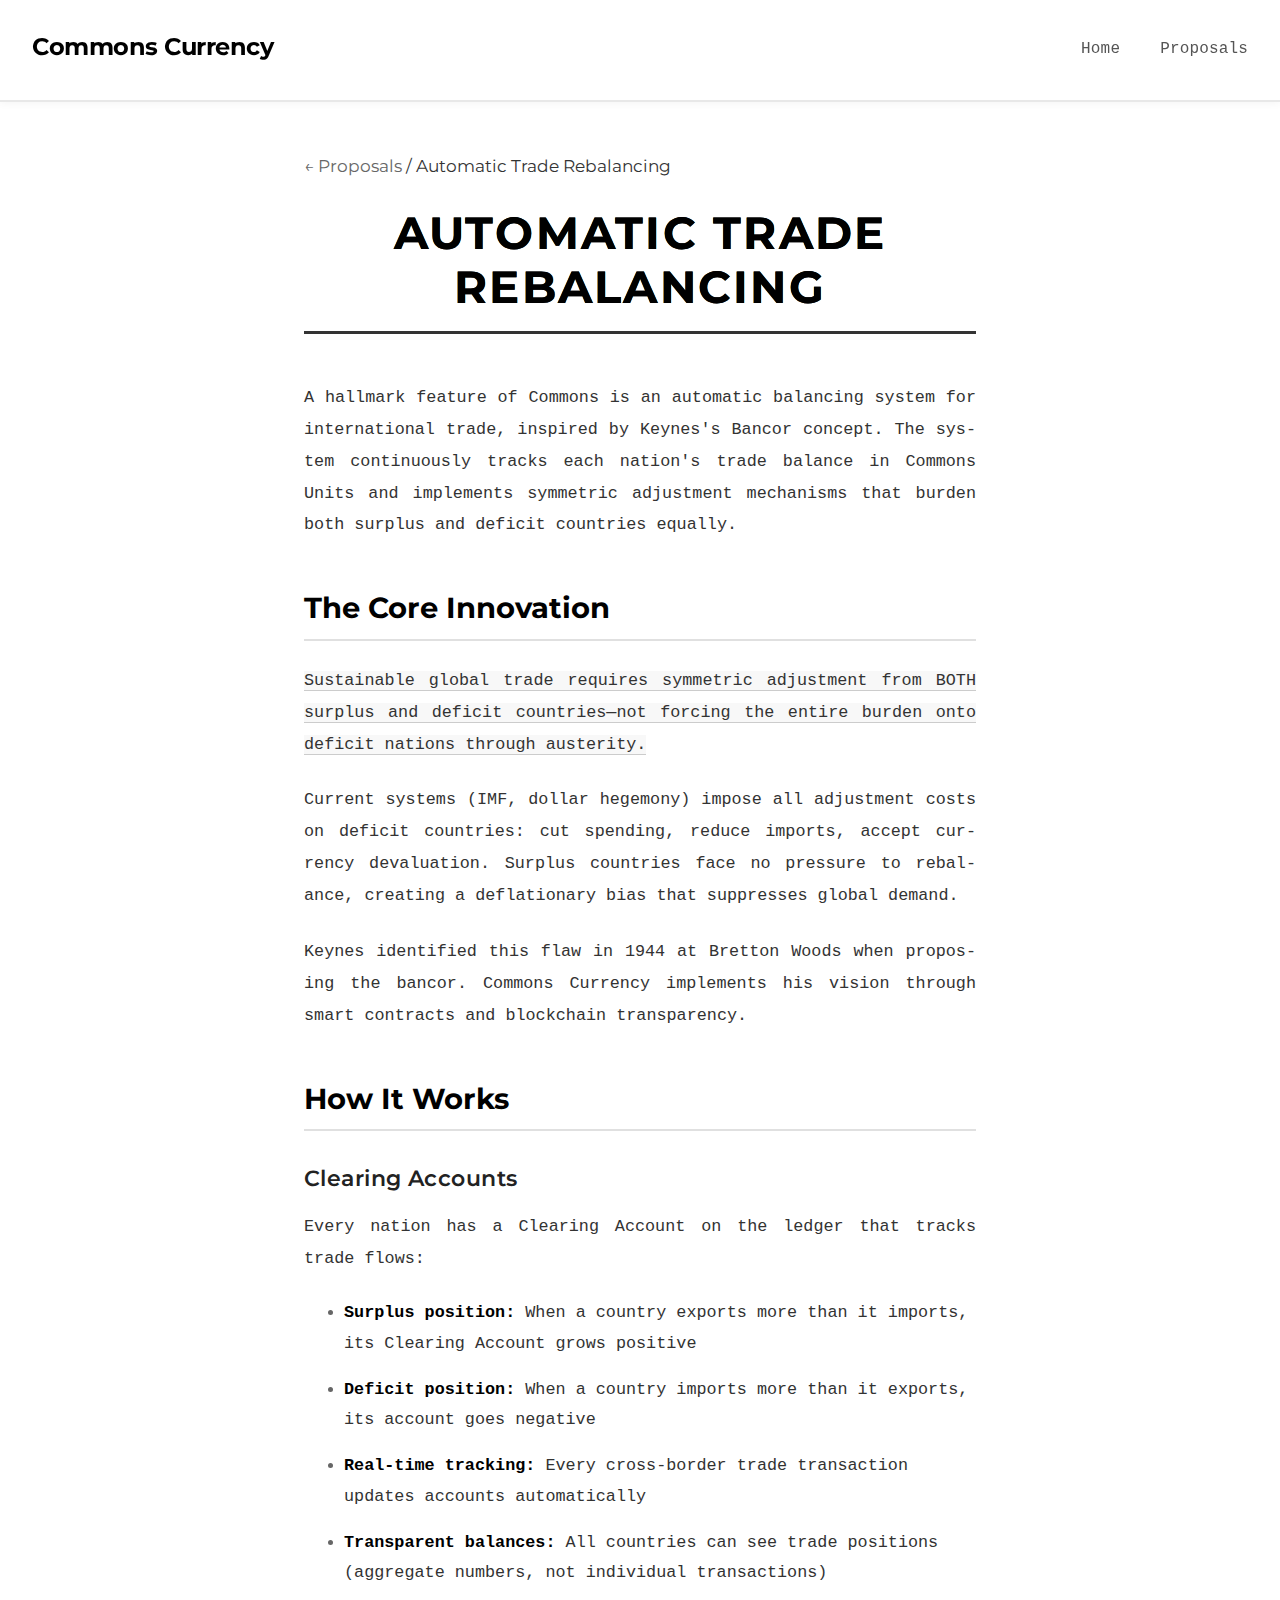
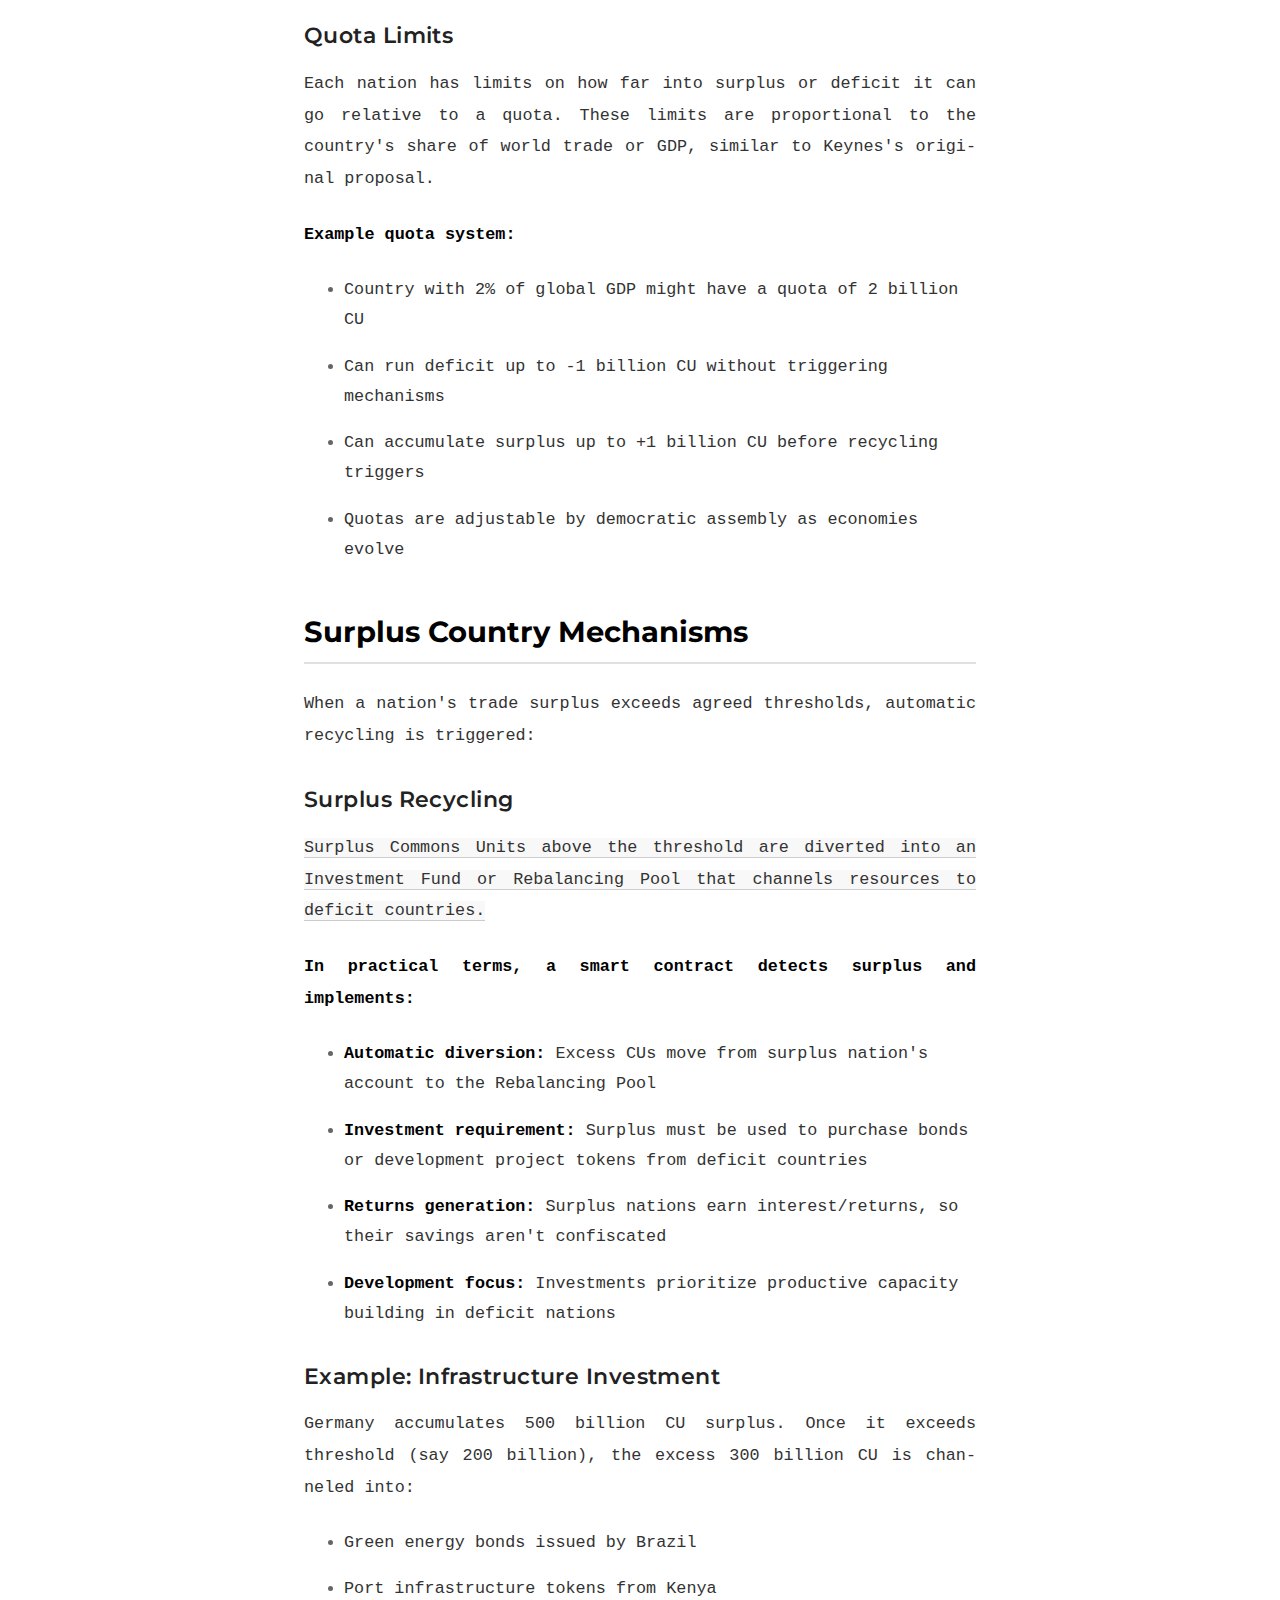
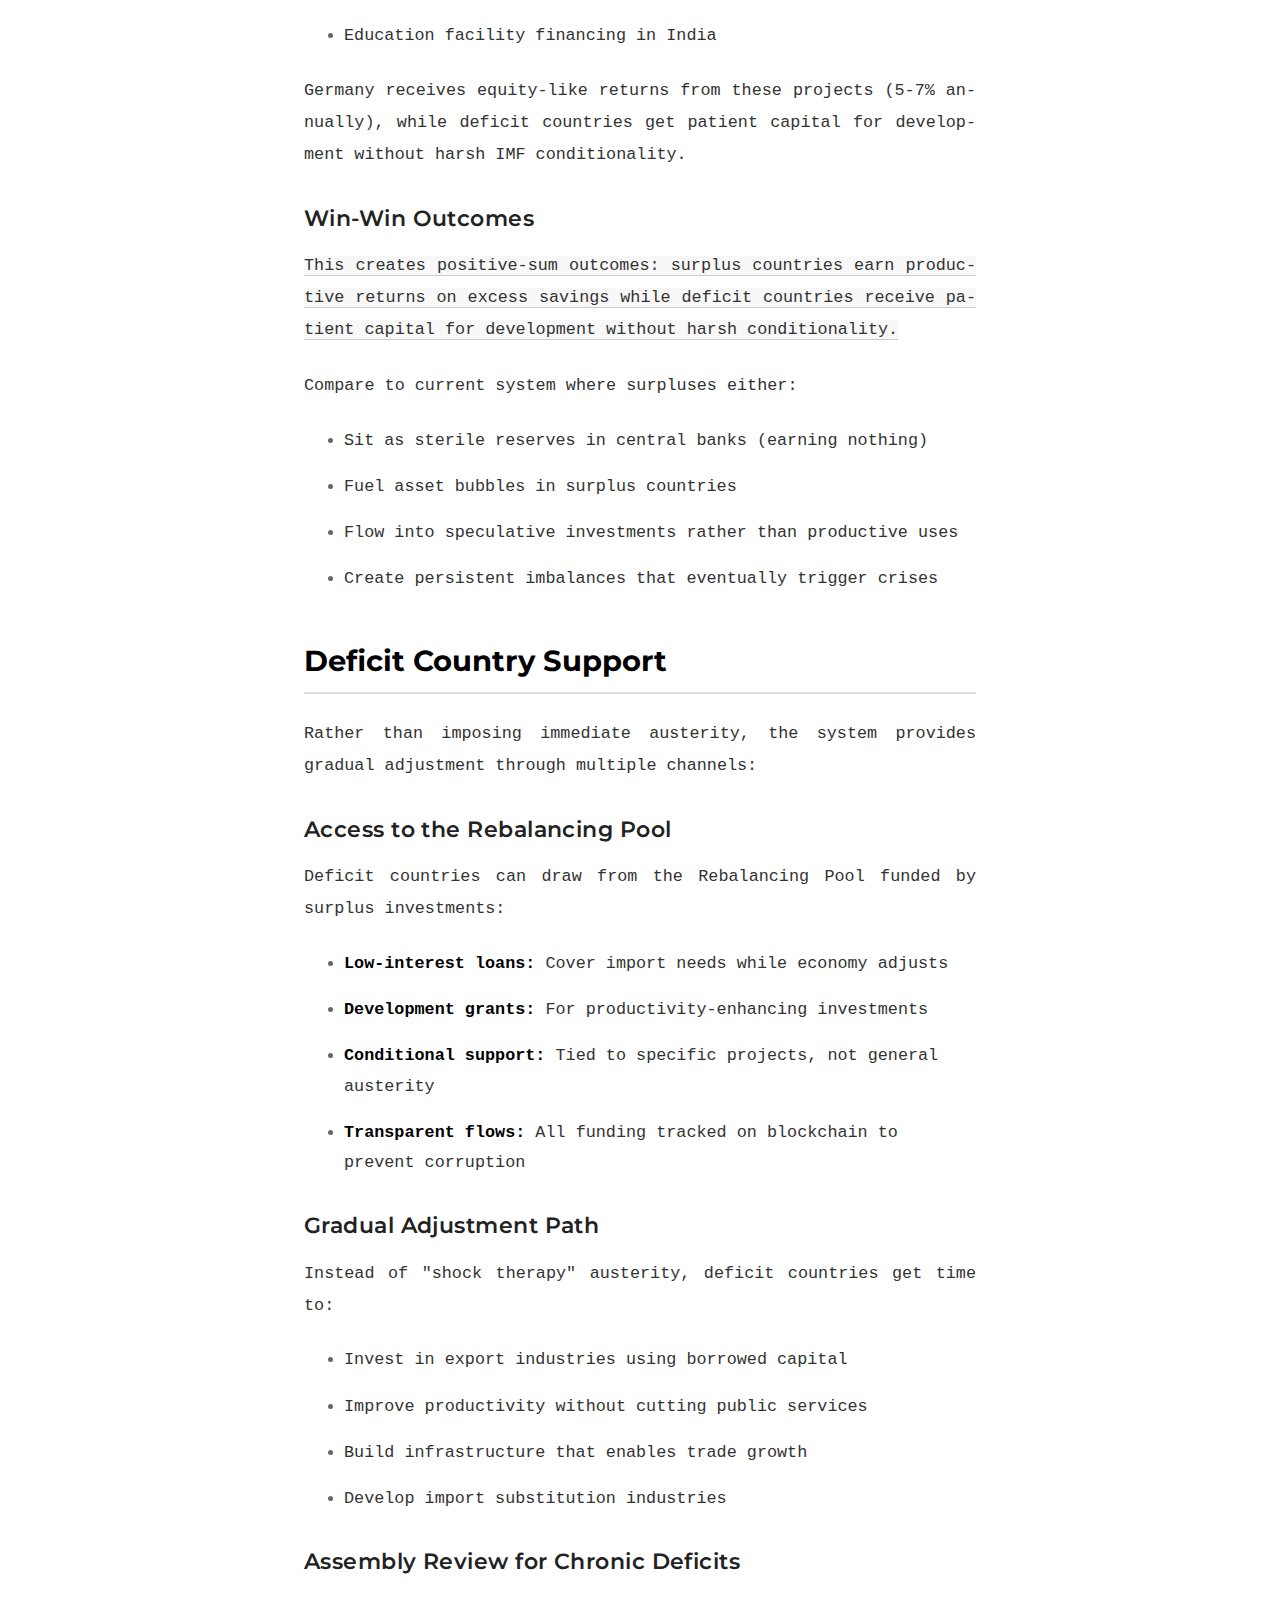
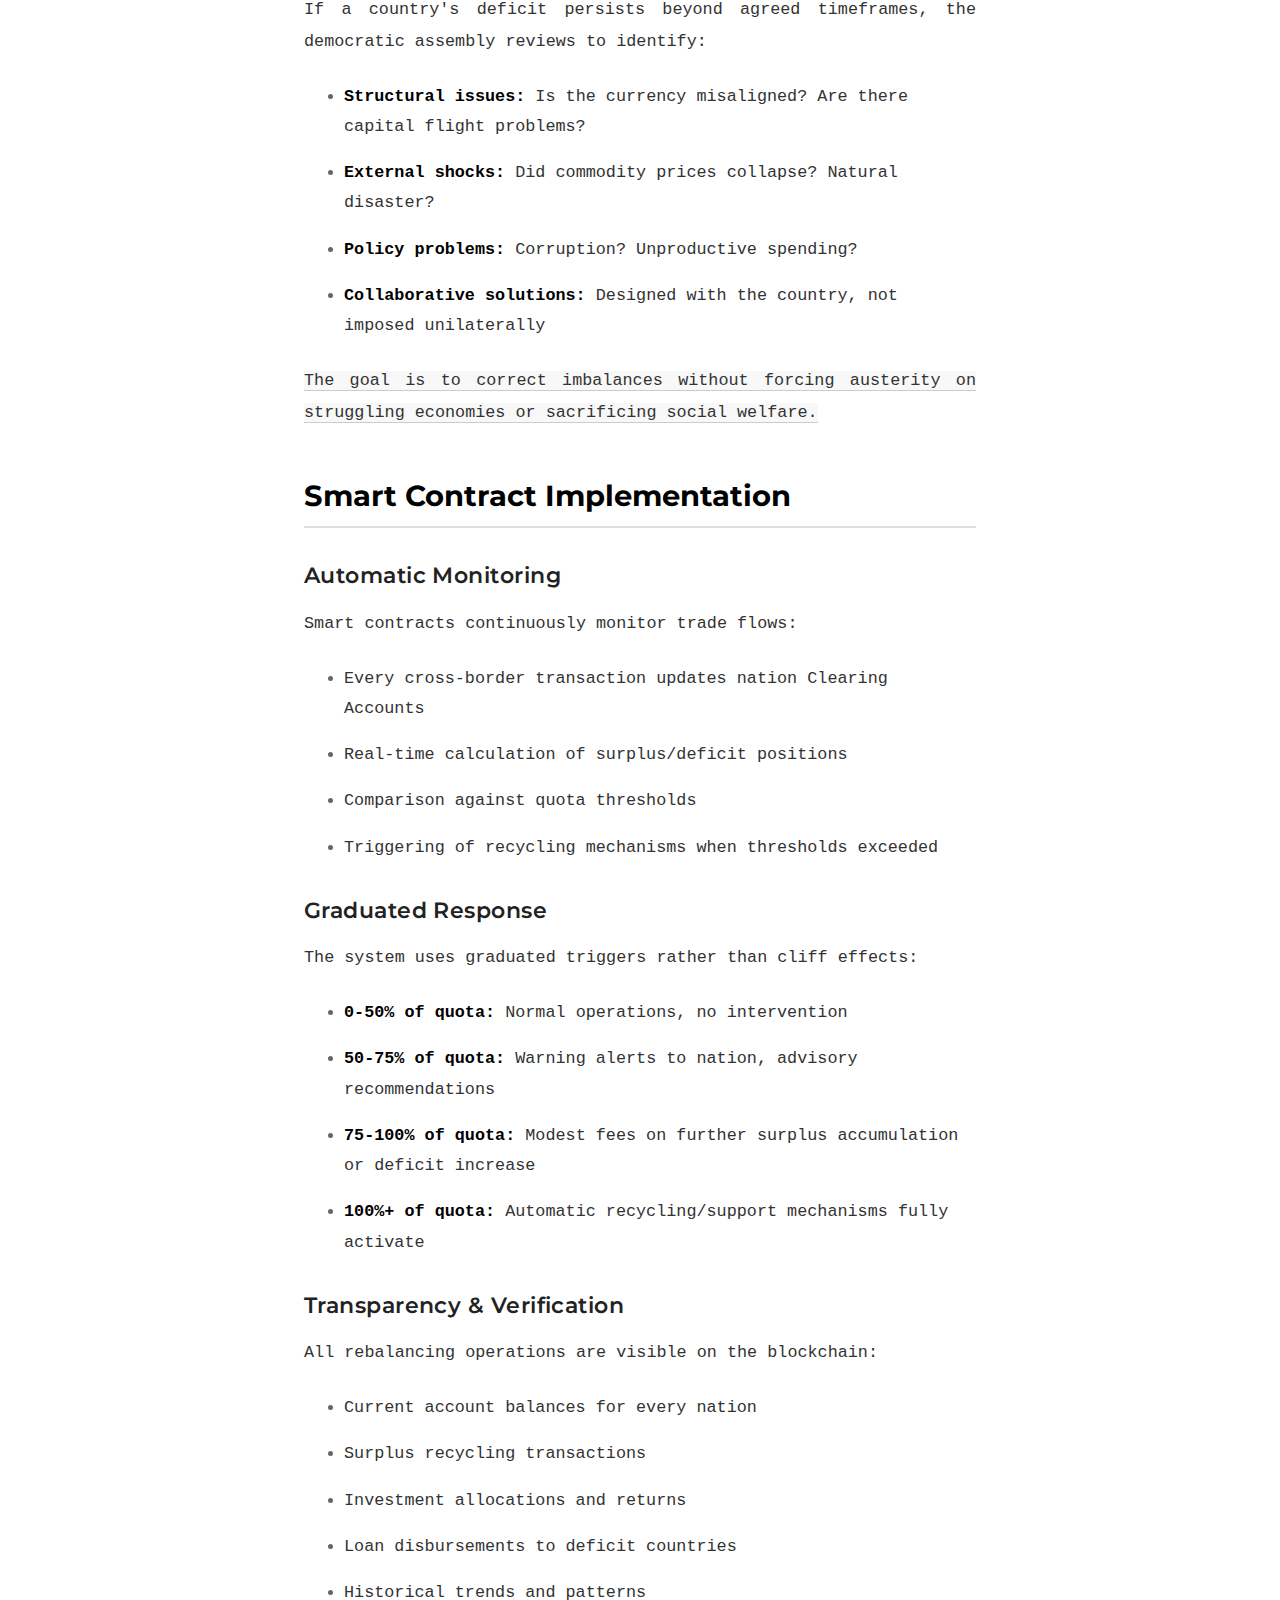
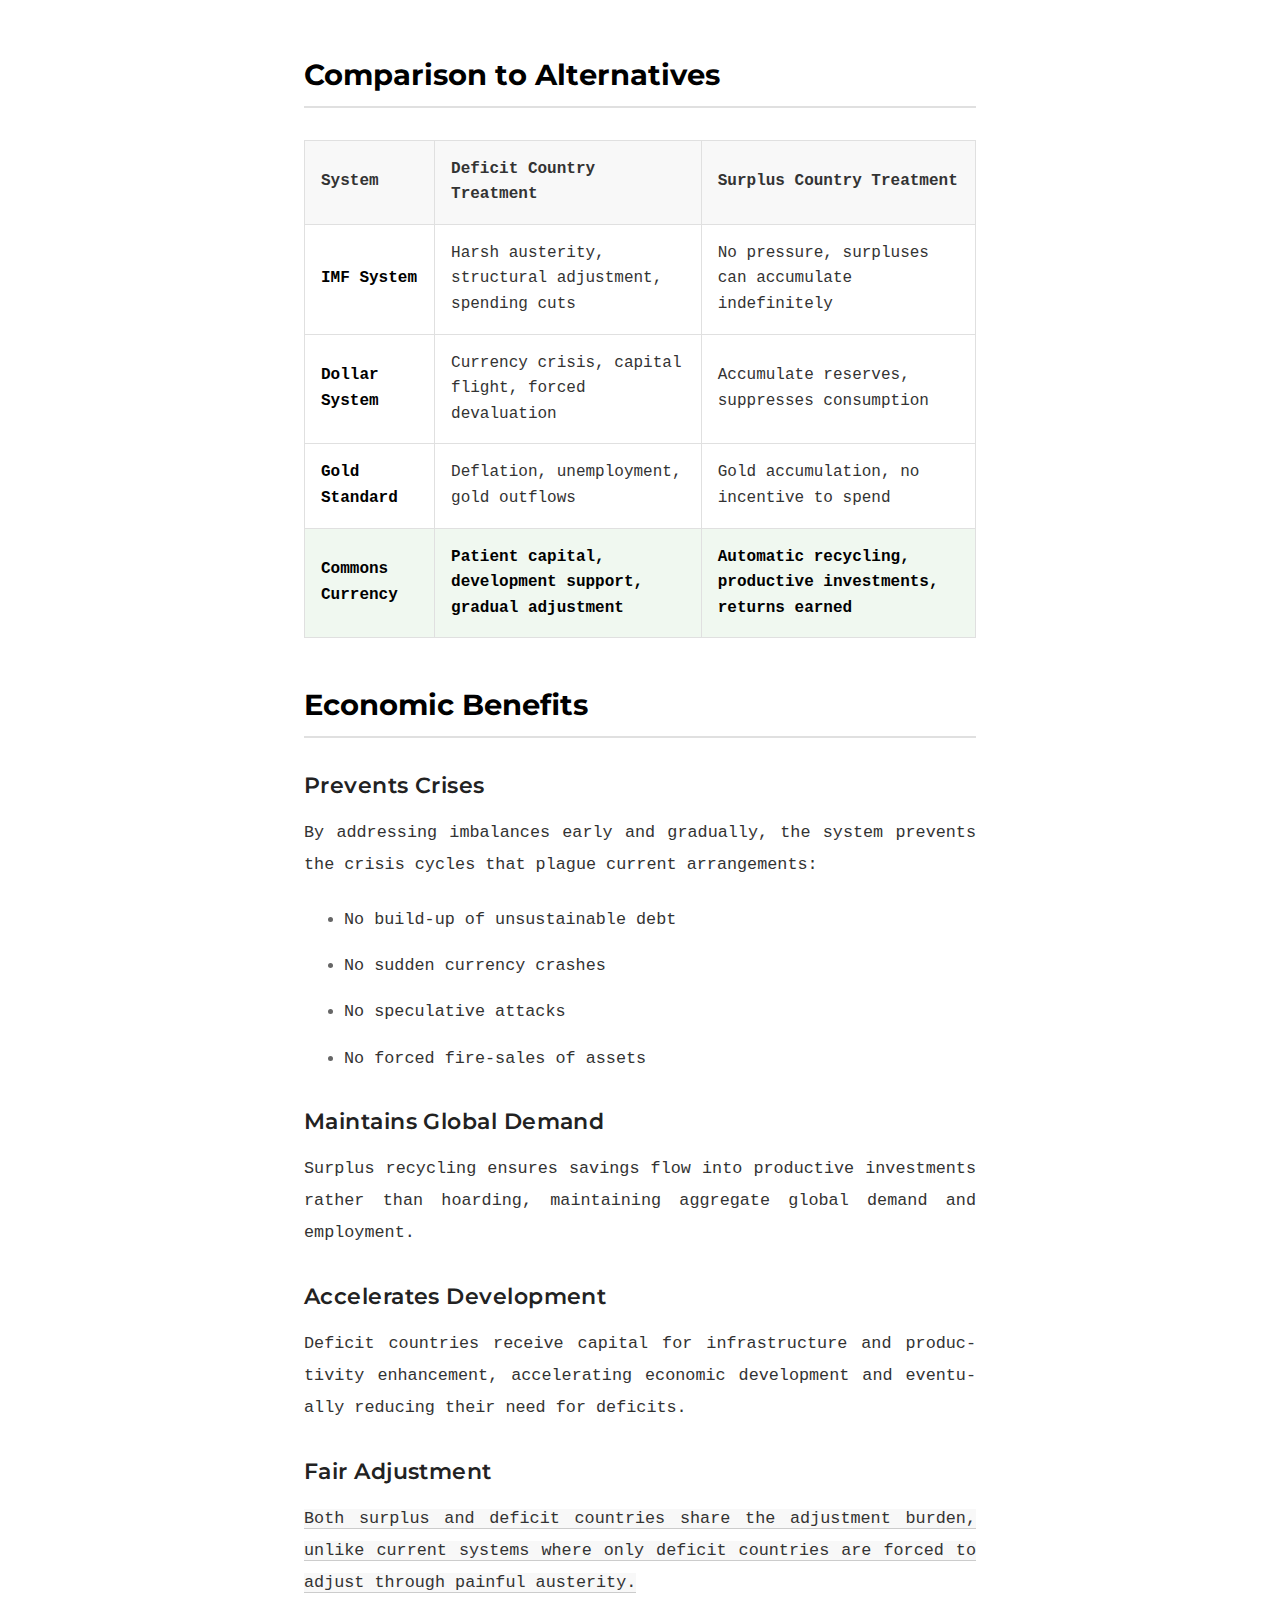
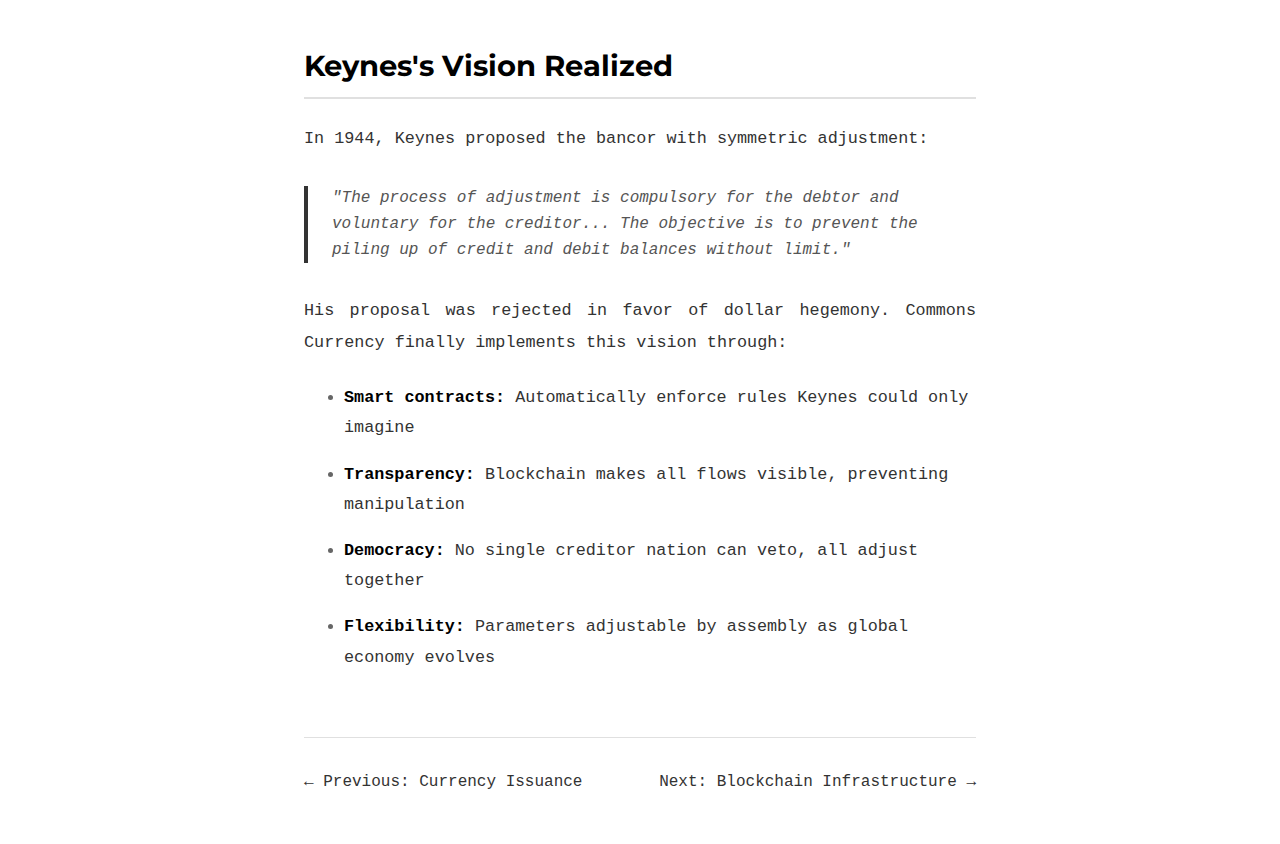
<file: trade-rebalancing.html>
<!DOCTYPE html>
<html lang="en">

<head>
  <meta charset="UTF-8">
  <meta name="viewport" content="width=device-width, initial-scale=1.0">
  <title>Automatic Trade Rebalancing | Commons Currency</title>

  <!-- SEO Meta Tags -->
  <meta name="title" content="Automatic Trade Rebalancing | Commons Currency">
  <meta name="description"
    content="Bancor-inspired symmetric adjustment mechanisms that prevent persistent trade imbalances without forcing austerity on struggling economies.">
  <meta name="author" content="Commons Currency Initiative">
  <meta name="keywords"
    content="trade rebalancing, bancor, symmetric adjustment, surplus recycling, trade imbalances, automatic rebalancing, Keynes bancor, economic equilibrium">
  <meta name="robots" content="index, follow">
  <meta name="language" content="English">
  <link rel="canonical" href="https://commonscurrency.org/trade-rebalancing.html">

  <!-- Open Graph / Facebook / WhatsApp -->
  <meta property="og:type" content="article">
  <meta property="og:url" content="https://commonscurrency.org/trade-rebalancing.html">
  <meta property="og:title" content="Automatic Trade Rebalancing | Commons Currency">
  <meta property="og:description"
    content="Bancor-inspired symmetric adjustment mechanisms that prevent persistent trade imbalances without forcing austerity on struggling economies.">
  <meta property="og:image" content="https://commonscurrency.org/favicon.png">
  <meta property="og:site_name" content="Commons Currency">

  <!-- Twitter -->
  <meta property="twitter:card" content="summary_large_image">
  <meta property="twitter:url" content="https://commonscurrency.org/trade-rebalancing.html">
  <meta property="twitter:title" content="Automatic Trade Rebalancing | Commons Currency">
  <meta property="twitter:description"
    content="Bancor-inspired symmetric adjustment mechanisms that prevent persistent trade imbalances without forcing austerity on struggling economies.">
  <meta property="twitter:image" content="https://commonscurrency.org/favicon.png">
  <meta name="twitter:creator" content="@CommonsCurrency">

  <!-- Favicon -->
  <link rel="icon" type="image/png" href="favicon.png">
  <link rel="apple-touch-icon" href="favicon.png">

  <!-- Structured Data -->
  <script type="application/ld+json">
    {
      "@context": "https://schema.org",
      "@type": "Article",
      "headline": "Automatic Trade Rebalancing",
      "description": "Bancor-inspired symmetric adjustment mechanisms that prevent persistent trade imbalances without forcing austerity on struggling economies.",
      "author": {
        "@type": "Organization",
        "name": "Commons Currency"
      },
      "publisher": {
        "@type": "Organization",
        "name": "Commons Currency",
        "logo": {
          "@type": "ImageObject",
          "url": "https://commonscurrency.org/favicon.png"
        }
      },
      "datePublished": "2025-10-20",
      "dateModified": "2025-10-20"
    }
  </script>

  <!-- Google Analytics -->
  <script async src="https://www.googletagmanager.com/gtag/js?id=G-0QMMVJE36S"></script>
  <script>
    window.dataLayer = window.dataLayer || [];
    function gtag() { dataLayer.push(arguments); }
    gtag('js', new Date());
    gtag('config', 'G-0QMMVJE36S');
  </script>

  <link rel="preconnect" href="https://fonts.googleapis.com">
  <link rel="preconnect" href="https://fonts.gstatic.com" crossorigin>
  <link href="https://fonts.googleapis.com/css2?family=Montserrat:wght@300;700&display=swap" rel="stylesheet">

  <link rel="stylesheet" href="styles.css">
</head>

<body>
  <nav>
    <div class="container">
      <a href="index.html" class="logo">Commons Currency</a>
      <ul>
        <li><a href="index.html">Home</a></li>
        <li><a href="proposals.html">Proposals</a></li>
      </ul>
    </div>
  </nav>

  <div class="container">
    <div class="proposal-content">

      <p class="breadcrumbs"><a href="proposals.html">← Proposals</a> / Automatic Trade Rebalancing</p>

      <h1>Automatic Trade Rebalancing</h1>

      <p class="intro-text">A hallmark feature of Commons is an automatic balancing system for international trade,
        inspired by Keynes's Bancor concept. The system continuously tracks each nation's trade balance in Commons Units
        and implements symmetric adjustment mechanisms that burden both surplus and deficit countries equally.</p>

      <h2>The Core Innovation</h2>

      <p><span class="highlight">Sustainable global trade requires symmetric adjustment from BOTH surplus and deficit
          countries—not forcing the entire burden onto deficit nations through austerity.</span></p>

      <p>Current systems (IMF, dollar hegemony) impose all adjustment costs on deficit countries: cut spending, reduce
        imports, accept currency devaluation. Surplus countries face no pressure to rebalance, creating a deflationary
        bias that suppresses global demand.</p>

      <p>Keynes identified this flaw in 1944 at Bretton Woods when proposing the bancor. Commons Currency implements his
        vision through smart contracts and blockchain transparency.</p>

      <h2>How It Works</h2>

      <h3>Clearing Accounts</h3>

      <p>Every nation has a Clearing Account on the ledger that tracks trade flows:</p>

      <ul>
        <li><strong>Surplus position:</strong> When a country exports more than it imports, its Clearing Account grows
          positive</li>
        <li><strong>Deficit position:</strong> When a country imports more than it exports, its account goes negative
        </li>
        <li><strong>Real-time tracking:</strong> Every cross-border trade transaction updates accounts automatically
        </li>
        <li><strong>Transparent balances:</strong> All countries can see trade positions (aggregate numbers, not
          individual transactions)</li>
      </ul>

      <h3>Quota Limits</h3>

      <p>Each nation has limits on how far into surplus or deficit it can go relative to a quota. These limits are
        proportional to the country's share of world trade or GDP, similar to Keynes's original proposal.</p>

      <p><strong>Example quota system:</strong></p>

      <ul>
        <li>Country with 2% of global GDP might have a quota of 2 billion CU</li>
        <li>Can run deficit up to -1 billion CU without triggering mechanisms</li>
        <li>Can accumulate surplus up to +1 billion CU before recycling triggers</li>
        <li>Quotas are adjustable by democratic assembly as economies evolve</li>
      </ul>

      <h2>Surplus Country Mechanisms</h2>

      <p>When a nation's trade surplus exceeds agreed thresholds, automatic recycling is triggered:</p>

      <h3>Surplus Recycling</h3>

      <p><span class="highlight">Surplus Commons Units above the threshold are diverted into an Investment Fund or
          Rebalancing Pool that channels resources to deficit countries.</span></p>

      <p><strong>In practical terms, a smart contract detects surplus and implements:</strong></p>

      <ul>
        <li><strong>Automatic diversion:</strong> Excess CUs move from surplus nation's account to the Rebalancing Pool
        </li>
        <li><strong>Investment requirement:</strong> Surplus must be used to purchase bonds or development project
          tokens from deficit countries</li>
        <li><strong>Returns generation:</strong> Surplus nations earn interest/returns, so their savings aren't
          confiscated</li>
        <li><strong>Development focus:</strong> Investments prioritize productive capacity building in deficit nations
        </li>
      </ul>

      <h3>Example: Infrastructure Investment</h3>

      <p>Germany accumulates 500 billion CU surplus. Once it exceeds threshold (say 200 billion), the excess 300 billion
        CU is channeled into:</p>

      <ul>
        <li>Green energy bonds issued by Brazil</li>
        <li>Port infrastructure tokens from Kenya</li>
        <li>Education facility financing in India</li>
      </ul>

      <p>Germany receives equity-like returns from these projects (5-7% annually), while deficit countries get patient
        capital for development without harsh IMF conditionality.</p>

      <h3>Win-Win Outcomes</h3>

      <p><span class="highlight">This creates positive-sum outcomes: surplus countries earn productive returns on excess
          savings while deficit countries receive patient capital for development without harsh conditionality.</span>
      </p>

      <p>Compare to current system where surpluses either:</p>

      <ul>
        <li>Sit as sterile reserves in central banks (earning nothing)</li>
        <li>Fuel asset bubbles in surplus countries</li>
        <li>Flow into speculative investments rather than productive uses</li>
        <li>Create persistent imbalances that eventually trigger crises</li>
      </ul>

      <h2>Deficit Country Support</h2>

      <p>Rather than imposing immediate austerity, the system provides gradual adjustment through multiple channels:</p>

      <h3>Access to the Rebalancing Pool</h3>

      <p>Deficit countries can draw from the Rebalancing Pool funded by surplus investments:</p>

      <ul>
        <li><strong>Low-interest loans:</strong> Cover import needs while economy adjusts</li>
        <li><strong>Development grants:</strong> For productivity-enhancing investments</li>
        <li><strong>Conditional support:</strong> Tied to specific projects, not general austerity</li>
        <li><strong>Transparent flows:</strong> All funding tracked on blockchain to prevent corruption</li>
      </ul>

      <h3>Gradual Adjustment Path</h3>

      <p>Instead of "shock therapy" austerity, deficit countries get time to:</p>

      <ul>
        <li>Invest in export industries using borrowed capital</li>
        <li>Improve productivity without cutting public services</li>
        <li>Build infrastructure that enables trade growth</li>
        <li>Develop import substitution industries</li>
      </ul>

      <h3>Assembly Review for Chronic Deficits</h3>

      <p>If a country's deficit persists beyond agreed timeframes, the democratic assembly reviews to identify:</p>

      <ul>
        <li><strong>Structural issues:</strong> Is the currency misaligned? Are there capital flight problems?</li>
        <li><strong>External shocks:</strong> Did commodity prices collapse? Natural disaster?</li>
        <li><strong>Policy problems:</strong> Corruption? Unproductive spending?</li>
        <li><strong>Collaborative solutions:</strong> Designed with the country, not imposed unilaterally</li>
      </ul>

      <p><span class="highlight">The goal is to correct imbalances without forcing austerity on struggling economies or
          sacrificing social welfare.</span></p>

      <h2>Smart Contract Implementation</h2>

      <h3>Automatic Monitoring</h3>

      <p>Smart contracts continuously monitor trade flows:</p>

      <ul>
        <li>Every cross-border transaction updates nation Clearing Accounts</li>
        <li>Real-time calculation of surplus/deficit positions</li>
        <li>Comparison against quota thresholds</li>
        <li>Triggering of recycling mechanisms when thresholds exceeded</li>
      </ul>

      <h3>Graduated Response</h3>

      <p>The system uses graduated triggers rather than cliff effects:</p>

      <ul>
        <li><strong>0-50% of quota:</strong> Normal operations, no intervention</li>
        <li><strong>50-75% of quota:</strong> Warning alerts to nation, advisory recommendations</li>
        <li><strong>75-100% of quota:</strong> Modest fees on further surplus accumulation or deficit increase</li>
        <li><strong>100%+ of quota:</strong> Automatic recycling/support mechanisms fully activate</li>
      </ul>

      <h3>Transparency & Verification</h3>

      <p>All rebalancing operations are visible on the blockchain:</p>

      <ul>
        <li>Current account balances for every nation</li>
        <li>Surplus recycling transactions</li>
        <li>Investment allocations and returns</li>
        <li>Loan disbursements to deficit countries</li>
        <li>Historical trends and patterns</li>
      </ul>

      <h2>Comparison to Alternatives</h2>

      <table style="width: 100%; border-collapse: collapse; margin: 2rem 0;">
        <tr style="background: #f8f8f8;">
          <th style="padding: 1rem; text-align: left; border: 1px solid #e0e0e0;">System</th>
          <th style="padding: 1rem; text-align: left; border: 1px solid #e0e0e0;">Deficit Country Treatment</th>
          <th style="padding: 1rem; text-align: left; border: 1px solid #e0e0e0;">Surplus Country Treatment</th>
        </tr>
        <tr>
          <td style="padding: 1rem; border: 1px solid #e0e0e0;"><strong>IMF System</strong></td>
          <td style="padding: 1rem; border: 1px solid #e0e0e0;">Harsh austerity, structural adjustment, spending cuts
          </td>
          <td style="padding: 1rem; border: 1px solid #e0e0e0;">No pressure, surpluses can accumulate indefinitely</td>
        </tr>
        <tr>
          <td style="padding: 1rem; border: 1px solid #e0e0e0;"><strong>Dollar System</strong></td>
          <td style="padding: 1rem; border: 1px solid #e0e0e0;">Currency crisis, capital flight, forced devaluation</td>
          <td style="padding: 1rem; border: 1px solid #e0e0e0;">Accumulate reserves, suppresses consumption</td>
        </tr>
        <tr>
          <td style="padding: 1rem; border: 1px solid #e0e0e0;"><strong>Gold Standard</strong></td>
          <td style="padding: 1rem; border: 1px solid #e0e0e0;">Deflation, unemployment, gold outflows</td>
          <td style="padding: 1rem; border: 1px solid #e0e0e0;">Gold accumulation, no incentive to spend</td>
        </tr>
        <tr style="background: #f0f8f0;">
          <td style="padding: 1rem; border: 1px solid #e0e0e0;"><strong>Commons Currency</strong></td>
          <td style="padding: 1rem; border: 1px solid #e0e0e0;"><strong>Patient capital, development support, gradual
              adjustment</strong></td>
          <td style="padding: 1rem; border: 1px solid #e0e0e0;"><strong>Automatic recycling, productive investments,
              returns earned</strong></td>
        </tr>
      </table>

      <h2>Economic Benefits</h2>

      <h3>Prevents Crises</h3>

      <p>By addressing imbalances early and gradually, the system prevents the crisis cycles that plague current
        arrangements:</p>

      <ul>
        <li>No build-up of unsustainable debt</li>
        <li>No sudden currency crashes</li>
        <li>No speculative attacks</li>
        <li>No forced fire-sales of assets</li>
      </ul>

      <h3>Maintains Global Demand</h3>

      <p>Surplus recycling ensures savings flow into productive investments rather than hoarding, maintaining aggregate
        global demand and employment.</p>

      <h3>Accelerates Development</h3>

      <p>Deficit countries receive capital for infrastructure and productivity enhancement, accelerating economic
        development and eventually reducing their need for deficits.</p>

      <h3>Fair Adjustment</h3>

      <p><span class="highlight">Both surplus and deficit countries share the adjustment burden, unlike current systems
          where only deficit countries are forced to adjust through painful austerity.</span></p>

      <h2>Keynes's Vision Realized</h2>

      <p>In 1944, Keynes proposed the bancor with symmetric adjustment:</p>

      <blockquote style="font-style: italic; margin: 2rem 0; padding-left: 1.5rem; border-left: 4px solid #333;">
        "The process of adjustment is compulsory for the debtor and voluntary for the creditor... The objective is to
        prevent the piling up of credit and debit balances without limit."
      </blockquote>

      <p>His proposal was rejected in favor of dollar hegemony. Commons Currency finally implements this vision through:
      </p>

      <ul>
        <li><strong>Smart contracts:</strong> Automatically enforce rules Keynes could only imagine</li>
        <li><strong>Transparency:</strong> Blockchain makes all flows visible, preventing manipulation</li>
        <li><strong>Democracy:</strong> No single creditor nation can veto, all adjust together</li>
        <li><strong>Flexibility:</strong> Parameters adjustable by assembly as global economy evolves</li>
      </ul>

      <div class="doc-navigation">
        <a href="currency-issuance.html">← Previous: Currency Issuance</a>
        <a href="blockchain-tech.html">Next: Blockchain Infrastructure →</a>
      </div>

    </div>
  </div>

  <style>
    .breadcrumbs {
      color: #666;
      font-size: 0.9rem;
      margin-bottom: 2rem;
    }

    .breadcrumbs a {
      color: #666;
      text-decoration: none;
    }

    .breadcrumbs a:hover {
      text-decoration: underline;
    }

    .doc-navigation {
      display: flex;
      justify-content: space-between;
      margin-top: 4rem;
      padding-top: 2rem;
      border-top: 1px solid #e0e0e0;
    }

    .doc-navigation a {
      color: #333;
      text-decoration: none;
      font-weight: 500;
    }

    .doc-navigation a:hover {
      text-decoration: underline;
    }
  </style>
</body>

</html>
</file>
<file: styles.css>
* {
  margin: 0;
  padding: 0;
  box-sizing: border-box;
}

body {
  font-family: 'Courier New', sans-serif;
  line-height: 1.6;
  color: #333;
  background-color: white;
  padding: 0;
}

.container {
  width: 100%;
  max-width: 800px;
  margin: 0 auto;
  padding: 0 2rem;
}

/* Navigation */
nav {
  background-color: #ffffff;
  border-bottom: 2px solid #e8e8e8;
  padding: 1.75rem 0;
  position: sticky;
  top: 0;
  z-index: 1000;
  box-shadow: 0 2px 8px rgba(0, 0, 0, 0.04);
}

nav .container {
  display: flex;
  justify-content: space-between;
  align-items: center;
  flex-wrap: wrap;
  gap: 1.5rem;
  max-width: 1400px;
}

nav .logo {
  font-family: 'Montserrat', sans-serif;
  font-weight: 700;
  font-size: 1.5rem;
  text-decoration: none;
  color: #000;
  letter-spacing: -0.02em;
  transition: opacity 0.2s;
}

nav .logo:hover {
  opacity: 0.7;
}

nav ul {
  display: flex;
  list-style: none;
  gap: 2.5rem;
  margin: 0;
}

nav li {
  margin: 0;
}

nav a {
  text-decoration: none;
  color: #555;
  font-size: 1rem;
  font-weight: 500;
  transition: all 0.2s ease;
  border-bottom: 2px solid transparent;
  padding-bottom: 4px;
  letter-spacing: 0.01em;
}

nav a:hover {
  color: #000;
  border-bottom-color: #000;
}

nav a.active {
  color: #000;
  font-weight: 600;
  border-bottom-color: #000;
}

/* Headers */
header {
  text-align: center;
  padding: 6rem 0 3rem;
}

h1 {
  font-family: 'Montserrat', sans-serif;
  font-weight: 700;
  font-size: 3.5rem;
  text-transform: uppercase;
  letter-spacing: 0.05em;
  color: transparent;
  background: linear-gradient(45deg, #333, #000);
  -webkit-background-clip: text;
  background-clip: text;
  margin-bottom: 1rem;
  line-height: 1.2;
  text-shadow: 0 0 1px rgba(0, 0, 0, 0.05);
}

h2 {
  font-family: 'Courier New', sans-serif;
  font-weight: bold;
  font-size: 1.3rem;
  color: #000;
  margin: 2rem 0 1rem;
  padding-bottom: 0.5rem;
  text-transform: uppercase;
}

h3 {
  font-family: 'Montserrat', sans-serif;
  font-weight: 700;
  font-size: 1.8rem;
  color: #222;
  margin-bottom: 1.5rem;
  letter-spacing: 0.02em;
}

/* Text Elements */
p {
  margin-bottom: 1.5rem;
  font-size: 1rem;
  line-height: 1.8;
}

.highlight {
  display: inline;
  background-color: #f8f8f8;
  border-bottom: 1px solid #ccc;
  font-weight: 500;
}

.nonprofit-badge {
  display: inline-block;
  background-color: #f8f8f8;
  border: 1px solid #e0e0e0;
  border-radius: 20px;
  padding: 6px 12px;
  margin: 0 auto 15px;
  font-size: 0.85rem;
  font-family: 'Montserrat', sans-serif;
  color: #555;
  letter-spacing: 0.5px;
}

.nonprofit-badge::before {
  content: "♢";
  margin-right: 5px;
  color: #777;
}

/* Sections */
section {
  padding: 1rem 0;
  margin-bottom: 1rem;
}

/* Video Section */
.video-section {
  margin: 3rem auto;
  max-width: 680px;
}

.video-container {
  position: relative;
  width: 100%;
  padding-bottom: 56.25%; /* 16:9 aspect ratio */
  height: 0;
  overflow: hidden;
  border-radius: 8px;
  box-shadow: 0 4px 12px rgba(0, 0, 0, 0.1);
  background-color: #000;
}

.video-container iframe {
  position: absolute;
  top: 0;
  left: 0;
  width: 100%;
  height: 100%;
  border: none;
}

.intro-section {
  text-align: center;
  margin: 2rem auto 4rem;
  max-width: 680px;
}

.intro-text {
  text-align: center;
  margin: 2rem auto 4rem;
  max-width: 680px;
  font-size: 1.1rem;
  line-height: 1.8;
}

/* Lists */
ul {
  list-style-type: none;
  margin: 1rem 0;
}

ol {
  list-style-type: decimal;
  padding-left: 3rem;
  margin: 1.5rem 0;
}

.proposal-content ol {
  list-style-type: decimal;
  padding-left: 3rem;
  margin: 1.5rem 0;
  line-height: 1.8;
}

li {
  margin-bottom: 1rem;
  line-height: 1.6;
}

/* Proposal-specific styles */
.proposal-content {
  max-width: 900px;
  margin: 0 auto;
  padding: 3rem 2rem;
  background: white;
}

.proposal-content h1 {
  font-family: 'Montserrat', sans-serif;
  font-size: 2.8rem;
  margin-bottom: 3rem;
  margin-top: 1rem;
  line-height: 1.2;
  color: #000;
  text-align: center;
  padding-bottom: 1rem;
  border-bottom: 3px solid #333;
}

.proposal-content h2 {
  font-family: 'Montserrat', sans-serif;
  font-size: 1.8rem;
  font-weight: 700;
  margin-top: 3rem;
  margin-bottom: 1.5rem;
  color: #000;
  text-transform: none;
  border-bottom: 2px solid #e0e0e0;
  padding-bottom: 0.75rem;
  line-height: 1.3;
}

.proposal-content h3 {
  font-family: 'Montserrat', sans-serif;
  font-size: 1.4rem;
  font-weight: 600;
  margin-top: 2rem;
  margin-bottom: 1rem;
  color: #222;
  line-height: 1.4;
}

.proposal-content p {
  margin-bottom: 1.5rem;
  text-align: left;
  font-size: 1.05rem;
  line-height: 1.9;
  color: #333;
  text-align: justify;
  -webkit-hyphens: auto;
  hyphens: auto;
}

.proposal-content ul {
  list-style-type: disc;
  padding-left: 2.5rem;
  margin: 1.5rem 0;
  line-height: 1.8;
}

.proposal-content li {
  margin-bottom: 1rem;
  font-size: 1.05rem;
  color: #333;
  line-height: 1.8;
}

.proposal-content li::marker {
  color: #666;
}

.proposal-content code {
  background-color: #f5f5f5;
  padding: 0.2rem 0.5rem;
  border-radius: 4px;
  font-family: 'Courier New', monospace;
  font-size: 0.95em;
  color: #c7254e;
  border: 1px solid #eee;
}

.proposal-content pre {
  background-color: #f8f8f8;
  padding: 1.5rem;
  border-radius: 6px;
  overflow-x: auto;
  margin: 2rem 0;
  border: 1px solid #e0e0e0;
}

.proposal-content blockquote {
  border-left: 4px solid #333;
  padding-left: 1.5rem;
  margin: 2rem 0;
  font-style: italic;
  color: #555;
}

.proposal-content strong {
  font-weight: 600;
  color: #000;
}

.proposal-content em {
  font-style: italic;
}

/* Breadcrumbs */
.breadcrumbs {
  font-size: 0.9rem;
  color: #888;
  margin-bottom: 2rem;
  font-family: 'Montserrat', sans-serif;
}

.breadcrumbs a {
  color: #666;
  text-decoration: none;
  transition: color 0.2s;
}

.breadcrumbs a:hover {
  color: #000;
}

/* Back to top button area */
.proposal-content::before {
  content: '';
  display: block;
  height: 1px;
}

/* Mobile optimizations */
@media (max-width: 768px) {
  .container {
    padding: 0 1.5rem;
  }

  nav {
    padding: 1.25rem 0;
  }

  nav .container {
    flex-direction: column;
    align-items: flex-start;
    gap: 1rem;
  }

  nav .logo {
    font-size: 1.3rem;
  }

  nav ul {
    gap: 1.5rem;
    flex-wrap: wrap;
  }

  nav a {
    font-size: 0.95rem;
  }

  header {
    padding: 4rem 0 2rem;
  }

  h1 {
    font-size: 2.5rem;
  }

  h2 {
    font-size: 1.5rem;
  }

  .intro-text {
    margin: 1rem auto 3rem;
    font-size: 1rem;
  }

  .video-section {
    margin: 2rem auto;
  }

  .video-container {
    border-radius: 4px;
  }

  .proposal-content {
    padding: 2rem 1rem;
  }

  .proposal-content h1 {
    font-size: 2rem;
    margin-bottom: 2rem;
  }

  .proposal-content h2 {
    font-size: 1.4rem;
    margin-top: 2rem;
  }

  .proposal-content h3 {
    font-size: 1.2rem;
  }

  .proposal-content p {
    font-size: 1rem;
    text-align: left;
    -webkit-hyphens: none;
    hyphens: none;
  }

  .proposal-content li {
    font-size: 1rem;
  }

  .proposal-content ul {
    padding-left: 1.5rem;
  }
}
</file>
